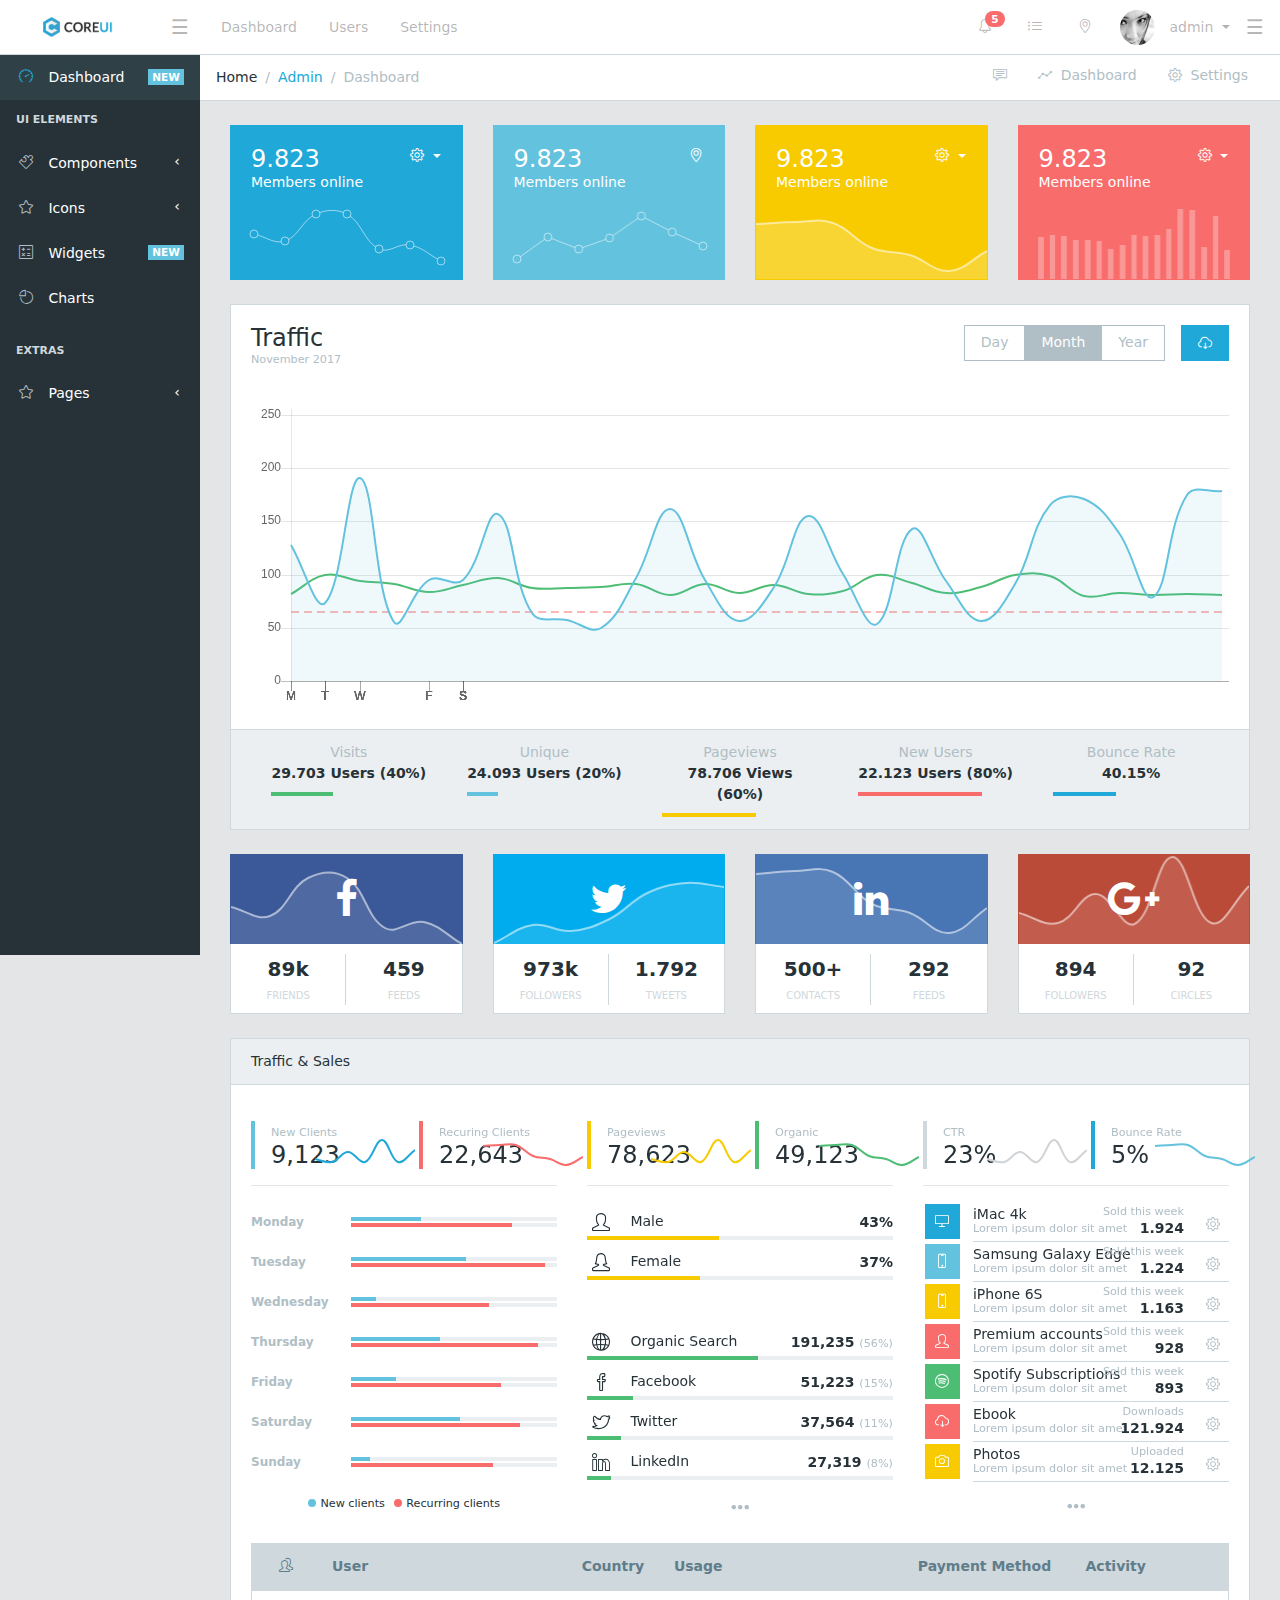
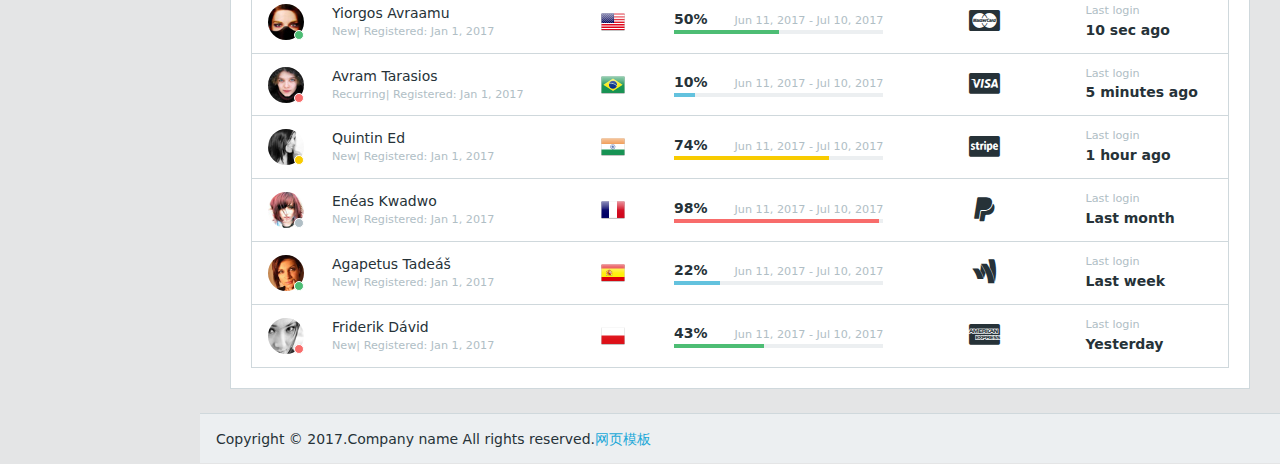
<file: html模版/COREUI/index.html>
<!DOCTYPE html>
<html lang="en">

<head>

    <meta charset="utf-8">
    <meta http-equiv="X-UA-Compatible" content="IE=edge">
    <meta name="viewport" content="width=device-width, initial-scale=1, shrink-to-fit=no">
    <meta name="description" content="">
    <meta name="author" content="">
    <meta name="keyword" content="">
    <link rel="shortcut icon" href="img/favicon.png">

    <title>Home</title>

    <!-- Icons -->
    <link href="css/font-awesome.min.css" rel="stylesheet">
    <link href="css/simple-line-icons.css" rel="stylesheet">

    <!-- Main styles for this application -->
    <link href="css/style.css" rel="stylesheet">

</head>



<body class="app header-fixed sidebar-fixed aside-menu-fixed aside-menu-hidden">
    <header class="app-header navbar">
        <button class="navbar-toggler mobile-sidebar-toggler hidden-lg-up" type="button">☰</button>
        <a class="navbar-brand" href="#"></a>
        <ul class="nav navbar-nav hidden-md-down">
            <li class="nav-item">
                <a class="nav-link navbar-toggler sidebar-toggler" href="#">☰</a>
            </li>

            <li class="nav-item px-1">
                <a class="nav-link" href="#">Dashboard</a>
            </li>
            <li class="nav-item px-1">
                <a class="nav-link" href="#">Users</a>
            </li>
            <li class="nav-item px-1">
                <a class="nav-link" href="#">Settings</a>
            </li>
        </ul>
        <ul class="nav navbar-nav ml-auto">
            <li class="nav-item hidden-md-down">
                <a class="nav-link" href="#"><i class="icon-bell"></i><span class="badge badge-pill badge-danger">5</span></a>
            </li>
            <li class="nav-item hidden-md-down">
                <a class="nav-link" href="#"><i class="icon-list"></i></a>
            </li>
            <li class="nav-item hidden-md-down">
                <a class="nav-link" href="#"><i class="icon-location-pin"></i></a>
            </li>
            <li class="nav-item dropdown">
                <a class="nav-link dropdown-toggle nav-link" data-toggle="dropdown" href="#" role="button" aria-haspopup="true" aria-expanded="false">
                    <img src="img/avatars/6.jpg" class="img-avatar" alt="admin@bootstrapmaster.com">
                    <span class="hidden-md-down">admin</span>
                </a>
                <div class="dropdown-menu dropdown-menu-right">

                    <div class="dropdown-header text-center">
                        <strong>Account</strong>
                    </div>

                    <a class="dropdown-item" href="#"><i class="fa fa-bell-o"></i> Updates<span class="badge badge-info">42</span></a>
                    <a class="dropdown-item" href="#"><i class="fa fa-envelope-o"></i> Messages<span class="badge badge-success">42</span></a>
                    <a class="dropdown-item" href="#"><i class="fa fa-tasks"></i> Tasks<span class="badge badge-danger">42</span></a>
                    <a class="dropdown-item" href="#"><i class="fa fa-comments"></i> Comments<span class="badge badge-warning">42</span></a>

                    <div class="dropdown-header text-center">
                        <strong>Settings</strong>
                    </div>

                    <a class="dropdown-item" href="#"><i class="fa fa-user"></i> Profile</a>
                    <a class="dropdown-item" href="#"><i class="fa fa-wrench"></i> Settings</a>
                    <a class="dropdown-item" href="#"><i class="fa fa-usd"></i> Payments<span class="badge badge-default">42</span></a>
                    <a class="dropdown-item" href="#"><i class="fa fa-file"></i> Projects<span class="badge badge-primary">42</span></a>
                    <div class="divider"></div>
                    <a class="dropdown-item" href="#"><i class="fa fa-shield"></i> Lock Account</a>
                    <a class="dropdown-item" href="#"><i class="fa fa-lock"></i> Logout</a>
                </div>
            </li>
            <li class="nav-item hidden-md-down">
                <a class="nav-link navbar-toggler aside-menu-toggler" href="#">☰</a>
            </li>

        </ul>
    </header>

    <div class="app-body">
        <div class="sidebar">
            <nav class="sidebar-nav">
                <ul class="nav">
                    <li class="nav-item">
                        <a class="nav-link" href="index.html"><i class="icon-speedometer"></i> Dashboard <span class="badge badge-info">NEW</span></a>
                    </li>

                    <li class="nav-title">
                        UI Elements
                    </li>
                    <li class="nav-item nav-dropdown">
                        <a class="nav-link nav-dropdown-toggle" href="#"><i class="icon-puzzle"></i> Components</a>
                        <ul class="nav-dropdown-items">
                            <li class="nav-item">
                                <a class="nav-link" href="components-buttons.html"><i class="icon-puzzle"></i> Buttons</a>
                            </li>
                            <li class="nav-item">
                                <a class="nav-link" href="components-social-buttons.html"><i class="icon-puzzle"></i> Social Buttons</a>
                            </li>
                            <li class="nav-item">
                                <a class="nav-link" href="components-cards.html"><i class="icon-puzzle"></i> Cards</a>
                            </li>
                            <li class="nav-item">
                                <a class="nav-link" href="components-forms.html"><i class="icon-puzzle"></i> Forms</a>
                            </li>
                            <li class="nav-item">
                                <a class="nav-link" href="components-modals.html"><i class="icon-puzzle"></i> Modals</a>
                            </li>
                            <li class="nav-item">
                                <a class="nav-link" href="components-switches.html"><i class="icon-puzzle"></i> Switches</a>
                            </li>
                            <li class="nav-item">
                                <a class="nav-link" href="components-tables.html"><i class="icon-puzzle"></i> Tables</a>
                            </li>
                            <li class="nav-item">
                                <a class="nav-link" href="components-tabs.html"><i class="icon-puzzle"></i> Tabs</a>
                            </li>
                        </ul>
                    </li>
                    <li class="nav-item nav-dropdown">
                        <a class="nav-link nav-dropdown-toggle" href="#"><i class="icon-star"></i> Icons</a>
                        <ul class="nav-dropdown-items">
                            <li class="nav-item">
                                <a class="nav-link" href="icons-font-awesome.html"><i class="icon-star"></i> Font Awesome</a>
                            </li>
                            <li class="nav-item">
                                <a class="nav-link" href="icons-simple-line-icons.html"><i class="icon-star"></i> Simple Line Icons</a>
                            </li>
                        </ul>
                    </li>
                    <li class="nav-item">
                        <a class="nav-link" href="widgets.html"><i class="icon-calculator"></i> Widgets <span class="badge badge-info">NEW</span></a>
                    </li>
                    <li class="nav-item">
                        <a class="nav-link" href="charts.html"><i class="icon-pie-chart"></i> Charts</a>
                    </li>
                    <li class="divider"></li>
                    <li class="nav-title">
                        Extras
                    </li>
                    <li class="nav-item nav-dropdown">
                        <a class="nav-link nav-dropdown-toggle" href="#"><i class="icon-star"></i> Pages</a>
                        <ul class="nav-dropdown-items">
                            <li class="nav-item">
                                <a class="nav-link" href="pages-login.html" target="_top"><i class="icon-star"></i> Login</a>
                            </li>
                            <li class="nav-item">
                                <a class="nav-link" href="pages-register.html" target="_top"><i class="icon-star"></i> Register</a>
                            </li>
                            <li class="nav-item">
                                <a class="nav-link" href="pages-404.html" target="_top"><i class="icon-star"></i> Error 404</a>
                            </li>
                            <li class="nav-item">
                                <a class="nav-link" href="pages-500.html" target="_top"><i class="icon-star"></i> Error 500</a>
                            </li>
                        </ul>
                    </li>

                </ul>
            </nav>
        </div>

        <!-- Main content -->
        <main class="main">

            <!-- Breadcrumb -->
            <ol class="breadcrumb">
                <li class="breadcrumb-item">Home</li>
                <li class="breadcrumb-item"><a href="#">Admin</a>
                </li>
                <li class="breadcrumb-item active">Dashboard</li>

                <!-- Breadcrumb Menu-->
                <li class="breadcrumb-menu hidden-md-down">
                    <div class="btn-group" role="group" aria-label="Button group with nested dropdown">
                        <a class="btn btn-secondary" href="#"><i class="icon-speech"></i></a>
                        <a class="btn btn-secondary" href="./"><i class="icon-graph"></i> &nbsp;Dashboard</a>
                        <a class="btn btn-secondary" href="#"><i class="icon-settings"></i> &nbsp;Settings</a>
                    </div>
                </li>
            </ol>


            <div class="container-fluid">





                <div class="animated fadeIn">
                    <div class="row">
                        <div class="col-sm-6 col-lg-3">
                            <div class="card card-inverse card-primary">
                                <div class="card-block pb-0">
                                    <div class="btn-group float-right">
                                        <button type="button" class="btn btn-transparent active dropdown-toggle p-0" data-toggle="dropdown" aria-haspopup="true" aria-expanded="false">
                                            <i class="icon-settings"></i>
                                        </button>
                                        <div class="dropdown-menu dropdown-menu-right">
                                            <a class="dropdown-item" href="#">Action</a>
                                            <a class="dropdown-item" href="#">Another action</a>
                                            <a class="dropdown-item" href="#">Something else here</a>
                                        </div>
                                    </div>
                                    <h4 class="mb-0">9.823</h4>
                                    <p>Members online</p>
                                </div>
                                <div class="chart-wrapper px-1" style="height:70px;">
                                    <canvas id="card-chart1" class="chart" height="70"></canvas>
                                </div>
                            </div>
                        </div>
                        <!--/.col-->

                        <div class="col-sm-6 col-lg-3">
                            <div class="card card-inverse card-info">
                                <div class="card-block pb-0">
                                    <button type="button" class="btn btn-transparent active p-0 float-right">
                                        <i class="icon-location-pin"></i>
                                    </button>
                                    <h4 class="mb-0">9.823</h4>
                                    <p>Members online</p>
                                </div>
                                <div class="chart-wrapper px-1" style="height:70px;">
                                    <canvas id="card-chart2" class="chart" height="70"></canvas>
                                </div>
                            </div>
                        </div>
                        <!--/.col-->

                        <div class="col-sm-6 col-lg-3">
                            <div class="card card-inverse card-warning">
                                <div class="card-block pb-0">
                                    <div class="btn-group float-right">
                                        <button type="button" class="btn btn-transparent active dropdown-toggle p-0" data-toggle="dropdown" aria-haspopup="true" aria-expanded="false">
                                            <i class="icon-settings"></i>
                                        </button>
                                        <div class="dropdown-menu dropdown-menu-right">
                                            <a class="dropdown-item" href="#">Action</a>
                                            <a class="dropdown-item" href="#">Another action</a>
                                            <a class="dropdown-item" href="#">Something else here</a>
                                        </div>
                                    </div>
                                    <h4 class="mb-0">9.823</h4>
                                    <p>Members online</p>
                                </div>
                                <div class="chart-wrapper" style="height:70px;">
                                    <canvas id="card-chart3" class="chart" height="70"></canvas>
                                </div>
                            </div>
                        </div>
                        <!--/.col-->

                        <div class="col-sm-6 col-lg-3">
                            <div class="card card-inverse card-danger">
                                <div class="card-block pb-0">
                                    <div class="btn-group float-right">
                                        <button type="button" class="btn btn-transparent active dropdown-toggle p-0" data-toggle="dropdown" aria-haspopup="true" aria-expanded="false">
                                            <i class="icon-settings"></i>
                                        </button>
                                        <div class="dropdown-menu dropdown-menu-right">
                                            <a class="dropdown-item" href="#">Action</a>
                                            <a class="dropdown-item" href="#">Another action</a>
                                            <a class="dropdown-item" href="#">Something else here</a>
                                        </div>
                                    </div>
                                    <h4 class="mb-0">9.823</h4>
                                    <p>Members online</p>
                                </div>
                                <div class="chart-wrapper px-1" style="height:70px;">
                                    <canvas id="card-chart4" class="chart" height="70"></canvas>
                                </div>
                            </div>
                        </div>
                        <!--/.col-->
                    </div>
                    <!--/.row-->

                    <div class="card">
                        <div class="card-block">
                            <div class="row">
                                <div class="col-sm-5">
                                    <h4 class="card-title mb-0">Traffic</h4>
                                    <div class="small text-muted">November 2017</div>
                                </div>
                                <!--/.col-->
                                <div class="col-sm-7 hidden-sm-down">
                                    <button type="button" class="btn btn-primary float-right"><i class="icon-cloud-download"></i>
                                    </button>
                                    <div class="btn-toolbar float-right" role="toolbar" aria-label="Toolbar with button groups">
                                        <div class="btn-group mr-1" data-toggle="buttons" aria-label="First group">
                                            <label class="btn btn-outline-secondary">
                                                <input type="radio" name="options" id="option1">Day
                                            </label>
                                            <label class="btn btn-outline-secondary active">
                                                <input type="radio" name="options" id="option2" checked="">Month
                                            </label>
                                            <label class="btn btn-outline-secondary">
                                                <input type="radio" name="options" id="option3">Year
                                            </label>
                                        </div>
                                    </div>
                                </div>
                                <!--/.col-->
                            </div>
                            <!--/.row-->
                            <div class="chart-wrapper" style="height:300px;margin-top:40px;">
                                <canvas id="main-chart" class="chart" height="300"></canvas>
                            </div>
                        </div>
                        <div class="card-footer">
                            <ul>
                                <li>
                                    <div class="text-muted">Visits</div>
                                    <strong>29.703 Users (40%)</strong>
                                    <div class="progress progress-xs mt-h">
                                        <div class="progress-bar bg-success" role="progressbar" style="width: 40%" aria-valuenow="40" aria-valuemin="0" aria-valuemax="100"></div>
                                    </div>
                                </li>
                                <li class="hidden-sm-down">
                                    <div class="text-muted">Unique</div>
                                    <strong>24.093 Users (20%)</strong>
                                    <div class="progress progress-xs mt-h">
                                        <div class="progress-bar bg-info" role="progressbar" style="width: 20%" aria-valuenow="20" aria-valuemin="0" aria-valuemax="100"></div>
                                    </div>
                                </li>
                                <li>
                                    <div class="text-muted">Pageviews</div>
                                    <strong>78.706 Views (60%)</strong>
                                    <div class="progress progress-xs mt-h">
                                        <div class="progress-bar bg-warning" role="progressbar" style="width: 60%" aria-valuenow="60" aria-valuemin="0" aria-valuemax="100"></div>
                                    </div>
                                </li>
                                <li class="hidden-sm-down">
                                    <div class="text-muted">New Users</div>
                                    <strong>22.123 Users (80%)</strong>
                                    <div class="progress progress-xs mt-h">
                                        <div class="progress-bar bg-danger" role="progressbar" style="width: 80%" aria-valuenow="80" aria-valuemin="0" aria-valuemax="100"></div>
                                    </div>
                                </li>
                                <li class="hidden-sm-down">
                                    <div class="text-muted">Bounce Rate</div>
                                    <strong>40.15%</strong>
                                    <div class="progress progress-xs mt-h">
                                        <div class="progress-bar" role="progressbar" style="width: 40%" aria-valuenow="40" aria-valuemin="0" aria-valuemax="100"></div>
                                    </div>
                                </li>
                            </ul>
                        </div>
                    </div>
                    <!--/.card-->

                    <div class="row">
                        <div class="col-sm-6 col-lg-3">
                            <div class="social-box facebook">
                                <i class="fa fa-facebook"></i>
                                <div class="chart-wrapper">
                                    <canvas id="social-box-chart-1" height="90"></canvas>
                                </div>
                                <ul>
                                    <li>
                                        <strong>89k</strong>
                                        <span>friends</span>
                                    </li>
                                    <li>
                                        <strong>459</strong>
                                        <span>feeds</span>
                                    </li>
                                </ul>
                            </div>
                            <!--/.social-box-->
                        </div>
                        <!--/.col-->

                        <div class="col-sm-6 col-lg-3">
                            <div class="social-box twitter">
                                <i class="fa fa-twitter"></i>
                                <div class="chart-wrapper">
                                    <canvas id="social-box-chart-2" height="90"></canvas>
                                </div>
                                <ul>
                                    <li>
                                        <strong>973k</strong>
                                        <span>followers</span>
                                    </li>
                                    <li>
                                        <strong>1.792</strong>
                                        <span>tweets</span>
                                    </li>
                                </ul>
                            </div>
                            <!--/.social-box-->
                        </div>
                        <!--/.col-->

                        <div class="col-sm-6 col-lg-3">

                            <div class="social-box linkedin">
                                <i class="fa fa-linkedin"></i>
                                <div class="chart-wrapper">
                                    <canvas id="social-box-chart-3" height="90"></canvas>
                                </div>
                                <ul>
                                    <li>
                                        <strong>500+</strong>
                                        <span>contacts</span>
                                    </li>
                                    <li>
                                        <strong>292</strong>
                                        <span>feeds</span>
                                    </li>
                                </ul>
                            </div>
                            <!--/.social-box-->
                        </div>
                        <!--/.col-->

                        <div class="col-sm-6 col-lg-3">
                            <div class="social-box google-plus">
                                <i class="fa fa-google-plus"></i>
                                <div class="chart-wrapper">
                                    <canvas id="social-box-chart-4" height="90"></canvas>
                                </div>
                                <ul>
                                    <li>
                                        <strong>894</strong>
                                        <span>followers</span>
                                    </li>
                                    <li>
                                        <strong>92</strong>
                                        <span>circles</span>
                                    </li>
                                </ul>
                            </div>
                            <!--/.social-box-->
                        </div>
                        <!--/.col-->
                    </div>
                    <!--/.row-->

                    <div class="row">
                        <div class="col-md-12">
                            <div class="card">
                                <div class="card-header">
                                    Traffic &amp; Sales
                                </div>
                                <div class="card-block">
                                    <div class="row">
                                        <div class="col-sm-12 col-lg-4">
                                            <div class="row">
                                                <div class="col-sm-6">
                                                    <div class="callout callout-info">
                                                        <small class="text-muted">New Clients</small>
                                                        <br>
                                                        <strong class="h4">9,123</strong>
                                                        <div class="chart-wrapper">
                                                            <canvas id="sparkline-chart-1" width="100" height="30"></canvas>
                                                        </div>
                                                    </div>
                                                </div>
                                                <!--/.col-->
                                                <div class="col-sm-6">
                                                    <div class="callout callout-danger">
                                                        <small class="text-muted">Recuring Clients</small>
                                                        <br>
                                                        <strong class="h4">22,643</strong>
                                                        <div class="chart-wrapper">
                                                            <canvas id="sparkline-chart-2" width="100" height="30"></canvas>
                                                        </div>
                                                    </div>
                                                </div>
                                                <!--/.col-->
                                            </div>
                                            <!--/.row-->
                                            <hr class="mt-0">
                                            <ul class="horizontal-bars">
                                                <li>
                                                    <div class="title">
                                                        Monday
                                                    </div>
                                                    <div class="bars">
                                                        <div class="progress progress-xs">
                                                            <div class="progress-bar bg-info" role="progressbar" style="width: 34%" aria-valuenow="34" aria-valuemin="0" aria-valuemax="100"></div>
                                                        </div>
                                                        <div class="progress progress-xs">
                                                            <div class="progress-bar bg-danger" role="progressbar" style="width: 78%" aria-valuenow="78" aria-valuemin="0" aria-valuemax="100"></div>
                                                        </div>
                                                    </div>
                                                </li>
                                                <li>
                                                    <div class="title">
                                                        Tuesday
                                                    </div>
                                                    <div class="bars">
                                                        <div class="progress progress-xs">
                                                            <div class="progress-bar bg-info" role="progressbar" style="width: 56%" aria-valuenow="56" aria-valuemin="0" aria-valuemax="100"></div>
                                                        </div>
                                                        <div class="progress progress-xs">
                                                            <div class="progress-bar bg-danger" role="progressbar" style="width: 94%" aria-valuenow="94" aria-valuemin="0" aria-valuemax="100"></div>
                                                        </div>
                                                    </div>
                                                </li>
                                                <li>
                                                    <div class="title">
                                                        Wednesday
                                                    </div>
                                                    <div class="bars">
                                                        <div class="progress progress-xs">
                                                            <div class="progress-bar bg-info" role="progressbar" style="width: 12%" aria-valuenow="12" aria-valuemin="0" aria-valuemax="100"></div>
                                                        </div>
                                                        <div class="progress progress-xs">
                                                            <div class="progress-bar bg-danger" role="progressbar" style="width: 67%" aria-valuenow="67" aria-valuemin="0" aria-valuemax="100"></div>
                                                        </div>
                                                    </div>
                                                </li>
                                                <li>
                                                    <div class="title">
                                                        Thursday
                                                    </div>
                                                    <div class="bars">
                                                        <div class="progress progress-xs">
                                                            <div class="progress-bar bg-info" role="progressbar" style="width: 43%" aria-valuenow="43" aria-valuemin="0" aria-valuemax="100"></div>
                                                        </div>
                                                        <div class="progress progress-xs">
                                                            <div class="progress-bar bg-danger" role="progressbar" style="width: 91%" aria-valuenow="91" aria-valuemin="0" aria-valuemax="100"></div>
                                                        </div>
                                                    </div>
                                                </li>
                                                <li>
                                                    <div class="title">
                                                        Friday
                                                    </div>
                                                    <div class="bars">
                                                        <div class="progress progress-xs">
                                                            <div class="progress-bar bg-info" role="progressbar" style="width: 22%" aria-valuenow="22" aria-valuemin="0" aria-valuemax="100"></div>
                                                        </div>
                                                        <div class="progress progress-xs">
                                                            <div class="progress-bar bg-danger" role="progressbar" style="width: 73%" aria-valuenow="73" aria-valuemin="0" aria-valuemax="100"></div>
                                                        </div>
                                                    </div>
                                                </li>
                                                <li>
                                                    <div class="title">
                                                        Saturday
                                                    </div>
                                                    <div class="bars">
                                                        <div class="progress progress-xs">
                                                            <div class="progress-bar bg-info" role="progressbar" style="width: 53%" aria-valuenow="53" aria-valuemin="0" aria-valuemax="100"></div>
                                                        </div>
                                                        <div class="progress progress-xs">
                                                            <div class="progress-bar bg-danger" role="progressbar" style="width: 82%" aria-valuenow="82" aria-valuemin="0" aria-valuemax="100"></div>
                                                        </div>
                                                    </div>
                                                </li>
                                                <li>
                                                    <div class="title">
                                                        Sunday
                                                    </div>
                                                    <div class="bars">
                                                        <div class="progress progress-xs">
                                                            <div class="progress-bar bg-info" role="progressbar" style="width: 9%" aria-valuenow="9" aria-valuemin="0" aria-valuemax="100"></div>
                                                        </div>
                                                        <div class="progress progress-xs">
                                                            <div class="progress-bar bg-danger" role="progressbar" style="width: 69%" aria-valuenow="69" aria-valuemin="0" aria-valuemax="100"></div>
                                                        </div>
                                                    </div>
                                                </li>
                                                <li class="legend">
                                                    <span class="badge badge-pill badge-info"></span>
                                                    <small>New clients</small>&nbsp;
                                                    <span class="badge badge-pill badge-danger"></span>
                                                    <small>Recurring clients</small>
                                                </li>
                                            </ul>
                                        </div>
                                        <!--/.col-->
                                        <div class="col-sm-6 col-lg-4">
                                            <div class="row">
                                                <div class="col-sm-6">
                                                    <div class="callout callout-warning">
                                                        <small class="text-muted">Pageviews</small>
                                                        <br>
                                                        <strong class="h4">78,623</strong>
                                                        <div class="chart-wrapper">
                                                            <canvas id="sparkline-chart-3" width="100" height="30"></canvas>
                                                        </div>
                                                    </div>
                                                </div>
                                                <!--/.col-->
                                                <div class="col-sm-6">
                                                    <div class="callout callout-success">
                                                        <small class="text-muted">Organic</small>
                                                        <br>
                                                        <strong class="h4">49,123</strong>
                                                        <div class="chart-wrapper">
                                                            <canvas id="sparkline-chart-4" width="100" height="30"></canvas>
                                                        </div>
                                                    </div>
                                                </div>
                                                <!--/.col-->
                                            </div>
                                            <!--/.row-->
                                            <hr class="mt-0">
                                            <ul class="horizontal-bars type-2">
                                                <li>
                                                    <i class="icon-user"></i>
                                                    <span class="title">Male</span>
                                                    <span class="value">43%</span>
                                                    <div class="bars">
                                                        <div class="progress progress-xs">
                                                            <div class="progress-bar bg-warning" role="progressbar" style="width: 43%" aria-valuenow="43" aria-valuemin="0" aria-valuemax="100"></div>
                                                        </div>
                                                    </div>
                                                </li>
                                                <li>
                                                    <i class="icon-user-female"></i>
                                                    <span class="title">Female</span>
                                                    <span class="value">37%</span>
                                                    <div class="bars">
                                                        <div class="progress progress-xs">
                                                            <div class="progress-bar bg-warning" role="progressbar" style="width: 37%" aria-valuenow="37" aria-valuemin="0" aria-valuemax="100"></div>
                                                        </div>
                                                    </div>
                                                </li>
                                                <li class="divider"></li>
                                                <li>
                                                    <i class="icon-globe"></i>
                                                    <span class="title">Organic Search</span>
                                                    <span class="value">191,235
                                                        <span class="text-muted small">(56%)</span>
                                                    </span>
                                                    <div class="bars">
                                                        <div class="progress progress-xs">
                                                            <div class="progress-bar bg-success" role="progressbar" style="width: 56%" aria-valuenow="56" aria-valuemin="0" aria-valuemax="100"></div>
                                                        </div>
                                                    </div>
                                                </li>
                                                <li>
                                                    <i class="icon-social-facebook"></i>
                                                    <span class="title">Facebook</span>
                                                    <span class="value">51,223
                                                        <span class="text-muted small">(15%)</span>
                                                    </span>
                                                    <div class="bars">
                                                        <div class="progress progress-xs">
                                                            <div class="progress-bar bg-success" role="progressbar" style="width: 15%" aria-valuenow="15" aria-valuemin="0" aria-valuemax="100"></div>
                                                        </div>
                                                    </div>
                                                </li>
                                                <li>
                                                    <i class="icon-social-twitter"></i>
                                                    <span class="title">Twitter</span>
                                                    <span class="value">37,564
                                                        <span class="text-muted small">(11%)</span>
                                                    </span>
                                                    <div class="bars">
                                                        <div class="progress progress-xs">
                                                            <div class="progress-bar bg-success" role="progressbar" style="width: 11%" aria-valuenow="11" aria-valuemin="0" aria-valuemax="100"></div>
                                                        </div>
                                                    </div>
                                                </li>
                                                <li>
                                                    <i class="icon-social-linkedin"></i>
                                                    <span class="title">LinkedIn</span>
                                                    <span class="value">27,319
                                                        <span class="text-muted small">(8%)</span>
                                                    </span>
                                                    <div class="bars">
                                                        <div class="progress progress-xs">
                                                            <div class="progress-bar bg-success" role="progressbar" style="width: 8%" aria-valuenow="8" aria-valuemin="0" aria-valuemax="100"></div>
                                                        </div>
                                                    </div>
                                                </li>
                                                <li class="divider text-center">
                                                    <button type="button" class="btn btn-sm btn-link text-muted" data-toggle="tooltip" data-placement="top" title="" data-original-title="show more"><i class="icon-options"></i>
                                                    </button>
                                                </li>
                                            </ul>
                                        </div>
                                        <!--/.col-->
                                        <div class="col-sm-6 col-lg-4">
                                            <div class="row">
                                                <div class="col-sm-6">
                                                    <div class="callout">
                                                        <small class="text-muted">CTR</small>
                                                        <br>
                                                        <strong class="h4">23%</strong>
                                                        <div class="chart-wrapper">
                                                            <canvas id="sparkline-chart-5" width="100" height="30"></canvas>
                                                        </div>
                                                    </div>
                                                </div>
                                                <!--/.col-->
                                                <div class="col-sm-6">
                                                    <div class="callout callout-primary">
                                                        <small class="text-muted">Bounce Rate</small>
                                                        <br>
                                                        <strong class="h4">5%</strong>
                                                        <div class="chart-wrapper">
                                                            <canvas id="sparkline-chart-6" width="100" height="30"></canvas>
                                                        </div>
                                                    </div>
                                                </div>
                                                <!--/.col-->
                                            </div>
                                            <!--/.row-->
                                            <hr class="mt-0">
                                            <ul class="icons-list">
                                                <li>
                                                    <i class="icon-screen-desktop bg-primary"></i>
                                                    <div class="desc">
                                                        <div class="title">iMac 4k</div>
                                                        <small>Lorem ipsum dolor sit amet</small>
                                                    </div>
                                                    <div class="value">
                                                        <div class="small text-muted">Sold this week</div>
                                                        <strong>1.924</strong>
                                                    </div>
                                                    <div class="actions">
                                                        <button type="button" class="btn btn-link text-muted"><i class="icon-settings"></i>
                                                        </button>
                                                    </div>
                                                </li>
                                                <li>
                                                    <i class="icon-screen-smartphone bg-info"></i>
                                                    <div class="desc">
                                                        <div class="title">Samsung Galaxy Edge</div>
                                                        <small>Lorem ipsum dolor sit amet</small>
                                                    </div>
                                                    <div class="value">
                                                        <div class="small text-muted">Sold this week</div>
                                                        <strong>1.224</strong>
                                                    </div>
                                                    <div class="actions">
                                                        <button type="button" class="btn btn-link text-muted"><i class="icon-settings"></i>
                                                        </button>
                                                    </div>
                                                </li>
                                                <li>
                                                    <i class="icon-screen-smartphone bg-warning"></i>
                                                    <div class="desc">
                                                        <div class="title">iPhone 6S</div>
                                                        <small>Lorem ipsum dolor sit amet</small>
                                                    </div>
                                                    <div class="value">
                                                        <div class="small text-muted">Sold this week</div>
                                                        <strong>1.163</strong>
                                                    </div>
                                                    <div class="actions">
                                                        <button type="button" class="btn btn-link text-muted"><i class="icon-settings"></i>
                                                        </button>
                                                    </div>
                                                </li>
                                                <li>
                                                    <i class="icon-user bg-danger"></i>
                                                    <div class="desc">
                                                        <div class="title">Premium accounts</div>
                                                        <small>Lorem ipsum dolor sit amet</small>
                                                    </div>
                                                    <div class="value">
                                                        <div class="small text-muted">Sold this week</div>
                                                        <strong>928</strong>
                                                    </div>
                                                    <div class="actions">
                                                        <button type="button" class="btn btn-link text-muted"><i class="icon-settings"></i>
                                                        </button>
                                                    </div>
                                                </li>
                                                <li>
                                                    <i class="icon-social-spotify bg-success"></i>
                                                    <div class="desc">
                                                        <div class="title">Spotify Subscriptions</div>
                                                        <small>Lorem ipsum dolor sit amet</small>
                                                    </div>
                                                    <div class="value">
                                                        <div class="small text-muted">Sold this week</div>
                                                        <strong>893</strong>
                                                    </div>
                                                    <div class="actions">
                                                        <button type="button" class="btn btn-link text-muted"><i class="icon-settings"></i>
                                                        </button>
                                                    </div>
                                                </li>
                                                <li>
                                                    <i class="icon-cloud-download bg-danger"></i>
                                                    <div class="desc">
                                                        <div class="title">Ebook</div>
                                                        <small>Lorem ipsum dolor sit amet</small>
                                                    </div>
                                                    <div class="value">
                                                        <div class="small text-muted">Downloads</div>
                                                        <strong>121.924</strong>
                                                    </div>
                                                    <div class="actions">
                                                        <button type="button" class="btn btn-link text-muted"><i class="icon-settings"></i>
                                                        </button>
                                                    </div>
                                                </li>
                                                <li>
                                                    <i class="icon-camera bg-warning"></i>
                                                    <div class="desc">
                                                        <div class="title">Photos</div>
                                                        <small>Lorem ipsum dolor sit amet</small>
                                                    </div>
                                                    <div class="value">
                                                        <div class="small text-muted">Uploaded</div>
                                                        <strong>12.125</strong>
                                                    </div>
                                                    <div class="actions">
                                                        <button type="button" class="btn btn-link text-muted"><i class="icon-settings"></i>
                                                        </button>
                                                    </div>
                                                </li>
                                                <li class="divider text-center">
                                                    <button type="button" class="btn btn-sm btn-link text-muted" data-toggle="tooltip" data-placement="top" title="show more"><i class="icon-options"></i>
                                                    </button>
                                                </li>
                                            </ul>
                                        </div>
                                        <!--/.col-->
                                    </div>
                                    <!--/.row-->
                                    <br>
                                    <table class="table table-hover table-outline mb-0 hidden-sm-down">
                                        <thead class="thead-default">
                                            <tr>
                                                <th class="text-center"><i class="icon-people"></i>
                                                </th>
                                                <th>User</th>
                                                <th class="text-center">Country</th>
                                                <th>Usage</th>
                                                <th class="text-center">Payment Method</th>
                                                <th>Activity</th>
                                            </tr>
                                        </thead>
                                        <tbody>
                                            <tr>
                                                <td class="text-center">
                                                    <div class="avatar">
                                                        <img src="img/avatars/1.jpg" class="img-avatar" alt="admin@bootstrapmaster.com">
                                                        <span class="avatar-status badge-success"></span>
                                                    </div>
                                                </td>
                                                <td>
                                                    <div>Yiorgos Avraamu</div>
                                                    <div class="small text-muted">
                                                        <span>New</span>| Registered: Jan 1, 2017
                                                    </div>
                                                </td>
                                                <td class="text-center">
                                                    <img src="img/flags/USA.png" alt="USA" style="height:24px;">
                                                </td>
                                                <td>
                                                    <div class="clearfix">
                                                        <div class="float-left">
                                                            <strong>50%</strong>
                                                        </div>
                                                        <div class="float-right">
                                                            <small class="text-muted">Jun 11, 2017 - Jul 10, 2017</small>
                                                        </div>
                                                    </div>
                                                    <div class="progress progress-xs">
                                                        <div class="progress-bar bg-success" role="progressbar" style="width: 50%" aria-valuenow="50" aria-valuemin="0" aria-valuemax="100"></div>
                                                    </div>
                                                </td>
                                                <td class="text-center">
                                                    <i class="fa fa-cc-mastercard" style="font-size:24px"></i>
                                                </td>
                                                <td>
                                                    <div class="small text-muted">Last login</div>
                                                    <strong>10 sec ago</strong>
                                                </td>
                                            </tr>
                                            <tr>
                                                <td class="text-center">
                                                    <div class="avatar">
                                                        <img src="img/avatars/2.jpg" class="img-avatar" alt="admin@bootstrapmaster.com">
                                                        <span class="avatar-status badge-danger"></span>
                                                    </div>
                                                </td>
                                                <td>
                                                    <div>Avram Tarasios</div>
                                                    <div class="small text-muted">

                                                        <span>Recurring</span>| Registered: Jan 1, 2017
                                                    </div>
                                                </td>
                                                <td class="text-center">
                                                    <img src="img/flags/Brazil.png" alt="Brazil" style="height:24px;">
                                                </td>
                                                <td>
                                                    <div class="clearfix">
                                                        <div class="float-left">
                                                            <strong>10%</strong>
                                                        </div>
                                                        <div class="float-right">
                                                            <small class="text-muted">Jun 11, 2017 - Jul 10, 2017</small>
                                                        </div>
                                                    </div>
                                                    <div class="progress progress-xs">
                                                        <div class="progress-bar bg-info" role="progressbar" style="width: 10%" aria-valuenow="10" aria-valuemin="0" aria-valuemax="100"></div>
                                                    </div>
                                                </td>
                                                <td class="text-center">
                                                    <i class="fa fa-cc-visa" style="font-size:24px"></i>
                                                </td>
                                                <td>
                                                    <div class="small text-muted">Last login</div>
                                                    <strong>5 minutes ago</strong>
                                                </td>
                                            </tr>
                                            <tr>
                                                <td class="text-center">
                                                    <div class="avatar">
                                                        <img src="img/avatars/3.jpg" class="img-avatar" alt="admin@bootstrapmaster.com">
                                                        <span class="avatar-status badge-warning"></span>
                                                    </div>
                                                </td>
                                                <td>
                                                    <div>Quintin Ed</div>
                                                    <div class="small text-muted">
                                                        <span>New</span>| Registered: Jan 1, 2017
                                                    </div>
                                                </td>
                                                <td class="text-center">
                                                    <img src="img/flags/India.png" alt="India" style="height:24px;">
                                                </td>
                                                <td>
                                                    <div class="clearfix">
                                                        <div class="float-left">
                                                            <strong>74%</strong>
                                                        </div>
                                                        <div class="float-right">
                                                            <small class="text-muted">Jun 11, 2017 - Jul 10, 2017</small>
                                                        </div>
                                                    </div>
                                                    <div class="progress progress-xs">
                                                        <div class="progress-bar bg-warning" role="progressbar" style="width: 74%" aria-valuenow="74" aria-valuemin="0" aria-valuemax="100"></div>
                                                    </div>
                                                </td>
                                                <td class="text-center">
                                                    <i class="fa fa-cc-stripe" style="font-size:24px"></i>
                                                </td>
                                                <td>
                                                    <div class="small text-muted">Last login</div>
                                                    <strong>1 hour ago</strong>
                                                </td>
                                            </tr>
                                            <tr>
                                                <td class="text-center">
                                                    <div class="avatar">
                                                        <img src="img/avatars/4.jpg" class="img-avatar" alt="admin@bootstrapmaster.com">
                                                        <span class="avatar-status badge-default"></span>
                                                    </div>
                                                </td>
                                                <td>
                                                    <div>Enéas Kwadwo</div>
                                                    <div class="small text-muted">
                                                        <span>New</span>| Registered: Jan 1, 2017
                                                    </div>
                                                </td>
                                                <td class="text-center">
                                                    <img src="img/flags/France.png" alt="France" style="height:24px;">
                                                </td>
                                                <td>
                                                    <div class="clearfix">
                                                        <div class="float-left">
                                                            <strong>98%</strong>
                                                        </div>
                                                        <div class="float-right">
                                                            <small class="text-muted">Jun 11, 2017 - Jul 10, 2017</small>
                                                        </div>
                                                    </div>
                                                    <div class="progress progress-xs">
                                                        <div class="progress-bar bg-danger" role="progressbar" style="width: 98%" aria-valuenow="98" aria-valuemin="0" aria-valuemax="100"></div>
                                                    </div>
                                                </td>
                                                <td class="text-center">
                                                    <i class="fa fa-paypal" style="font-size:24px"></i>
                                                </td>
                                                <td>
                                                    <div class="small text-muted">Last login</div>
                                                    <strong>Last month</strong>
                                                </td>
                                            </tr>
                                            <tr>
                                                <td class="text-center">
                                                    <div class="avatar">
                                                        <img src="img/avatars/5.jpg" class="img-avatar" alt="admin@bootstrapmaster.com">
                                                        <span class="avatar-status badge-success"></span>
                                                    </div>
                                                </td>
                                                <td>
                                                    <div>Agapetus Tadeáš</div>
                                                    <div class="small text-muted">
                                                        <span>New</span>| Registered: Jan 1, 2017
                                                    </div>
                                                </td>
                                                <td class="text-center">
                                                    <img src="img/flags/Spain.png" alt="Spain" style="height:24px;">
                                                </td>
                                                <td>
                                                    <div class="clearfix">
                                                        <div class="float-left">
                                                            <strong>22%</strong>
                                                        </div>
                                                        <div class="float-right">
                                                            <small class="text-muted">Jun 11, 2017 - Jul 10, 2017</small>
                                                        </div>
                                                    </div>
                                                    <div class="progress progress-xs">
                                                        <div class="progress-bar bg-info" role="progressbar" style="width: 22%" aria-valuenow="22" aria-valuemin="0" aria-valuemax="100"></div>
                                                    </div>
                                                </td>
                                                <td class="text-center">
                                                    <i class="fa fa-google-wallet" style="font-size:24px"></i>
                                                </td>
                                                <td>
                                                    <div class="small text-muted">Last login</div>
                                                    <strong>Last week</strong>
                                                </td>
                                            </tr>
                                            <tr>
                                                <td class="text-center">
                                                    <div class="avatar">
                                                        <img src="img/avatars/6.jpg" class="img-avatar" alt="admin@bootstrapmaster.com">
                                                        <span class="avatar-status badge-danger"></span>
                                                    </div>
                                                </td>
                                                <td>
                                                    <div>Friderik Dávid</div>
                                                    <div class="small text-muted">
                                                        <span>New</span>| Registered: Jan 1, 2017
                                                    </div>
                                                </td>
                                                <td class="text-center">
                                                    <img src="img/flags/Poland.png" alt="Poland" style="height:24px;">
                                                </td>
                                                <td>
                                                    <div class="clearfix">
                                                        <div class="float-left">
                                                            <strong>43%</strong>
                                                        </div>
                                                        <div class="float-right">
                                                            <small class="text-muted">Jun 11, 2017 - Jul 10, 2017</small>
                                                        </div>
                                                    </div>
                                                    <div class="progress progress-xs">
                                                        <div class="progress-bar bg-success" role="progressbar" style="width: 43%" aria-valuenow="43" aria-valuemin="0" aria-valuemax="100"></div>
                                                    </div>
                                                </td>
                                                <td class="text-center">
                                                    <i class="fa fa-cc-amex" style="font-size:24px"></i>
                                                </td>
                                                <td>
                                                    <div class="small text-muted">Last login</div>
                                                    <strong>Yesterday</strong>
                                                </td>
                                            </tr>
                                        </tbody>
                                    </table>
                                </div>
                            </div>
                        </div>
                        <!--/.col-->
                    </div>
                    <!--/.row-->
                </div>


            </div>
            <!-- /.conainer-fluid -->
        </main>

        <aside class="aside-menu">
            <ul class="nav nav-tabs" role="tablist">
                <li class="nav-item">
                    <a class="nav-link active" data-toggle="tab" href="#timeline" role="tab"><i class="icon-list"></i></a>
                </li>
                <li class="nav-item">
                    <a class="nav-link" data-toggle="tab" href="#messages" role="tab"><i class="icon-speech"></i></a>
                </li>
                <li class="nav-item">
                    <a class="nav-link" data-toggle="tab" href="#settings" role="tab"><i class="icon-settings"></i></a>
                </li>
            </ul>

            <!-- Tab panes -->
            <div class="tab-content">
                <div class="tab-pane active" id="timeline" role="tabpanel">
                    <div class="callout m-0 py-h text-muted text-center bg-faded text-uppercase">
                        <small><b>Today</b>
                        </small>
                    </div>
                    <hr class="transparent mx-1 my-0">
                    <div class="callout callout-warning m-0 py-1">
                        <div class="avatar float-right">
                            <img src="img/avatars/7.jpg" class="img-avatar" alt="admin@bootstrapmaster.com">
                        </div>
                        <div>Meeting with
                            <strong>Lucas</strong>
                        </div>
                        <small class="text-muted mr-1"><i class="icon-calendar"></i>&nbsp; 1 - 3pm</small>
                        <small class="text-muted"><i class="icon-location-pin"></i>&nbsp; Palo Alto, CA</small>
                    </div>
                    <hr class="mx-1 my-0">
                    <div class="callout callout-info m-0 py-1">
                        <div class="avatar float-right">
                            <img src="img/avatars/4.jpg" class="img-avatar" alt="admin@bootstrapmaster.com">
                        </div>
                        <div>Skype with
                            <strong>Megan</strong>
                        </div>
                        <small class="text-muted mr-1"><i class="icon-calendar"></i>&nbsp; 4 - 5pm</small>
                        <small class="text-muted"><i class="icon-social-skype"></i>&nbsp; On-line</small>
                    </div>
                    <hr class="transparent mx-1 my-0">
                    <div class="callout m-0 py-h text-muted text-center bg-faded text-uppercase">
                        <small><b>Tomorrow</b>
                        </small>
                    </div>
                    <hr class="transparent mx-1 my-0">
                    <div class="callout callout-danger m-0 py-1">
                        <div>New UI Project -
                            <strong>deadline</strong>
                        </div>
                        <small class="text-muted mr-1"><i class="icon-calendar"></i>&nbsp; 10 - 11pm</small>
                        <small class="text-muted"><i class="icon-home"></i>&nbsp; creativeLabs HQ</small>
                        <div class="avatars-stack mt-h">
                            <div class="avatar avatar-xs">
                                <img src="img/avatars/2.jpg" class="img-avatar" alt="admin@bootstrapmaster.com">
                            </div>
                            <div class="avatar avatar-xs">
                                <img src="img/avatars/3.jpg" class="img-avatar" alt="admin@bootstrapmaster.com">
                            </div>
                            <div class="avatar avatar-xs">
                                <img src="img/avatars/4.jpg" class="img-avatar" alt="admin@bootstrapmaster.com">
                            </div>
                            <div class="avatar avatar-xs">
                                <img src="img/avatars/5.jpg" class="img-avatar" alt="admin@bootstrapmaster.com">
                            </div>
                            <div class="avatar avatar-xs">
                                <img src="img/avatars/6.jpg" class="img-avatar" alt="admin@bootstrapmaster.com">
                            </div>
                        </div>
                    </div>
                    <hr class="mx-1 my-0">
                    <div class="callout callout-success m-0 py-1">
                        <div>
                            <strong>#10 Startups.Garden</strong>Meetup</div>
                        <small class="text-muted mr-1"><i class="icon-calendar"></i>&nbsp; 1 - 3pm</small>
                        <small class="text-muted"><i class="icon-location-pin"></i>&nbsp; Palo Alto, CA</small>
                    </div>
                    <hr class="mx-1 my-0">
                    <div class="callout callout-primary m-0 py-1">
                        <div>
                            <strong>Team meeting</strong>
                        </div>
                        <small class="text-muted mr-1"><i class="icon-calendar"></i>&nbsp; 4 - 6pm</small>
                        <small class="text-muted"><i class="icon-home"></i>&nbsp; creativeLabs HQ</small>
                        <div class="avatars-stack mt-h">
                            <div class="avatar avatar-xs">
                                <img src="img/avatars/2.jpg" class="img-avatar" alt="admin@bootstrapmaster.com">
                            </div>
                            <div class="avatar avatar-xs">
                                <img src="img/avatars/3.jpg" class="img-avatar" alt="admin@bootstrapmaster.com">
                            </div>
                            <div class="avatar avatar-xs">
                                <img src="img/avatars/4.jpg" class="img-avatar" alt="admin@bootstrapmaster.com">
                            </div>
                            <div class="avatar avatar-xs">
                                <img src="img/avatars/5.jpg" class="img-avatar" alt="admin@bootstrapmaster.com">
                            </div>
                            <div class="avatar avatar-xs">
                                <img src="img/avatars/6.jpg" class="img-avatar" alt="admin@bootstrapmaster.com">
                            </div>
                            <div class="avatar avatar-xs">
                                <img src="img/avatars/7.jpg" class="img-avatar" alt="admin@bootstrapmaster.com">
                            </div>
                            <div class="avatar avatar-xs">
                                <img src="img/avatars/8.jpg" class="img-avatar" alt="admin@bootstrapmaster.com">
                            </div>
                        </div>
                    </div>
                    <hr class="mx-1 my-0">
                </div>
                <div class="tab-pane p-1" id="messages" role="tabpanel">
                    <div class="message">
                        <div class="py-1 pb-3 mr-1 float-left">
                            <div class="avatar">
                                <img src="img/avatars/7.jpg" class="img-avatar" alt="admin@bootstrapmaster.com">
                                <span class="avatar-status badge-success"></span>
                            </div>
                        </div>
                        <div>
                            <small class="text-muted">Lukasz Holeczek</small>
                            <small class="text-muted float-right mt-q">1:52 PM</small>
                        </div>
                        <div class="text-truncate font-weight-bold">Lorem ipsum dolor sit amet</div>
                        <small class="text-muted">Lorem ipsum dolor sit amet, consectetur adipisicing elit, sed do eiusmod tempor incididunt...</small>
                    </div>
                    <hr>
                    <div class="message">
                        <div class="py-1 pb-3 mr-1 float-left">
                            <div class="avatar">
                                <img src="img/avatars/7.jpg" class="img-avatar" alt="admin@bootstrapmaster.com">
                                <span class="avatar-status badge-success"></span>
                            </div>
                        </div>
                        <div>
                            <small class="text-muted">Lukasz Holeczek</small>
                            <small class="text-muted float-right mt-q">1:52 PM</small>
                        </div>
                        <div class="text-truncate font-weight-bold">Lorem ipsum dolor sit amet</div>
                        <small class="text-muted">Lorem ipsum dolor sit amet, consectetur adipisicing elit, sed do eiusmod tempor incididunt...</small>
                    </div>
                    <hr>
                    <div class="message">
                        <div class="py-1 pb-3 mr-1 float-left">
                            <div class="avatar">
                                <img src="img/avatars/7.jpg" class="img-avatar" alt="admin@bootstrapmaster.com">
                                <span class="avatar-status badge-success"></span>
                            </div>
                        </div>
                        <div>
                            <small class="text-muted">Lukasz Holeczek</small>
                            <small class="text-muted float-right mt-q">1:52 PM</small>
                        </div>
                        <div class="text-truncate font-weight-bold">Lorem ipsum dolor sit amet</div>
                        <small class="text-muted">Lorem ipsum dolor sit amet, consectetur adipisicing elit, sed do eiusmod tempor incididunt...</small>
                    </div>
                    <hr>
                    <div class="message">
                        <div class="py-1 pb-3 mr-1 float-left">
                            <div class="avatar">
                                <img src="img/avatars/7.jpg" class="img-avatar" alt="admin@bootstrapmaster.com">
                                <span class="avatar-status badge-success"></span>
                            </div>
                        </div>
                        <div>
                            <small class="text-muted">Lukasz Holeczek</small>
                            <small class="text-muted float-right mt-q">1:52 PM</small>
                        </div>
                        <div class="text-truncate font-weight-bold">Lorem ipsum dolor sit amet</div>
                        <small class="text-muted">Lorem ipsum dolor sit amet, consectetur adipisicing elit, sed do eiusmod tempor incididunt...</small>
                    </div>
                    <hr>
                    <div class="message">
                        <div class="py-1 pb-3 mr-1 float-left">
                            <div class="avatar">
                                <img src="img/avatars/7.jpg" class="img-avatar" alt="admin@bootstrapmaster.com">
                                <span class="avatar-status badge-success"></span>
                            </div>
                        </div>
                        <div>
                            <small class="text-muted">Lukasz Holeczek</small>
                            <small class="text-muted float-right mt-q">1:52 PM</small>
                        </div>
                        <div class="text-truncate font-weight-bold">Lorem ipsum dolor sit amet</div>
                        <small class="text-muted">Lorem ipsum dolor sit amet, consectetur adipisicing elit, sed do eiusmod tempor incididunt...</small>
                    </div>
                </div>
                <div class="tab-pane p-1" id="settings" role="tabpanel">
                    <h6>Settings</h6>

                    <div class="aside-options">
                        <div class="clearfix mt-2">
                            <small><b>Option 1</b>
                            </small>
                            <label class="switch switch-text switch-pill switch-success switch-sm float-right">
                                <input type="checkbox" class="switch-input" checked="">
                                <span class="switch-label" data-on="On" data-off="Off"></span>
                                <span class="switch-handle"></span>
                            </label>
                        </div>
                        <div>
                            <small class="text-muted">Lorem ipsum dolor sit amet, consectetur adipisicing elit, sed do eiusmod tempor incididunt ut labore et dolore magna aliqua.</small>
                        </div>
                    </div>

                    <div class="aside-options">
                        <div class="clearfix mt-1">
                            <small><b>Option 2</b>
                            </small>
                            <label class="switch switch-text switch-pill switch-success switch-sm float-right">
                                <input type="checkbox" class="switch-input">
                                <span class="switch-label" data-on="On" data-off="Off"></span>
                                <span class="switch-handle"></span>
                            </label>
                        </div>
                        <div>
                            <small class="text-muted">Lorem ipsum dolor sit amet, consectetur adipisicing elit, sed do eiusmod tempor incididunt ut labore et dolore magna aliqua.</small>
                        </div>
                    </div>

                    <div class="aside-options">
                        <div class="clearfix mt-1">
                            <small><b>Option 3</b>
                            </small>
                            <label class="switch switch-text switch-pill switch-success switch-sm float-right">
                                <input type="checkbox" class="switch-input">
                                <span class="switch-label" data-on="On" data-off="Off"></span>
                                <span class="switch-handle"></span>
                            </label>
                        </div>
                    </div>

                    <div class="aside-options">
                        <div class="clearfix mt-1">
                            <small><b>Option 4</b>
                            </small>
                            <label class="switch switch-text switch-pill switch-success switch-sm float-right">
                                <input type="checkbox" class="switch-input" checked="">
                                <span class="switch-label" data-on="On" data-off="Off"></span>
                                <span class="switch-handle"></span>
                            </label>
                        </div>
                    </div>

                    <hr>
                    <h6>System Utilization</h6>

                    <div class="text-uppercase mb-q mt-2">
                        <small><b>CPU Usage</b>
                        </small>
                    </div>
                    <div class="progress progress-xs">
                        <div class="progress-bar bg-info" role="progressbar" style="width: 25%" aria-valuenow="25" aria-valuemin="0" aria-valuemax="100"></div>
                    </div>
                    <small class="text-muted">348 Processes. 1/4 Cores.</small>

                    <div class="text-uppercase mb-q mt-h">
                        <small><b>Memory Usage</b>
                        </small>
                    </div>
                    <div class="progress progress-xs">
                        <div class="progress-bar bg-warning" role="progressbar" style="width: 70%" aria-valuenow="70" aria-valuemin="0" aria-valuemax="100"></div>
                    </div>
                    <small class="text-muted">11444GB/16384MB</small>

                    <div class="text-uppercase mb-q mt-h">
                        <small><b>SSD 1 Usage</b>
                        </small>
                    </div>
                    <div class="progress progress-xs">
                        <div class="progress-bar bg-danger" role="progressbar" style="width: 95%" aria-valuenow="95" aria-valuemin="0" aria-valuemax="100"></div>
                    </div>
                    <small class="text-muted">243GB/256GB</small>

                    <div class="text-uppercase mb-q mt-h">
                        <small><b>SSD 2 Usage</b>
                        </small>
                    </div>
                    <div class="progress progress-xs">
                        <div class="progress-bar bg-success" role="progressbar" style="width: 10%" aria-valuenow="10" aria-valuemin="0" aria-valuemax="100"></div>
                    </div>
                    <small class="text-muted">25GB/256GB</small>
                </div>
            </div>
        </aside>


    </div>

    <footer class="app-footer">
        Copyright &copy; 2017.Company name All rights reserved.<a target="_blank" href="http://www.mycodes.net/">&#x7F51;&#x9875;&#x6A21;&#x677F;</a>
        </span>
    </footer>
	
	<!-- Bootstrap and necessary plugins -->
	<script src="assets/js/libs/jquery.min.js"></script>
	<script src="assets/js/libs/tether.min.js"></script>
	<script src="assets/js/libs/bootstrap.min.js"></script>
	<script src="assets/js/libs/pace.min.js"></script>
	<!-- Plugins and scripts required by all views -->
	<script src="assets/js/libs/Chart.min.js"></script>
	
	<!-- GenesisUI main scripts -->
	<script src="js/app.js"></script>
	<!-- Plugins and scripts required by this views -->
	<!-- Custom scripts required by this view -->
	<script src="js/views/main.js"></script>
	
</body>
</html>
</file>
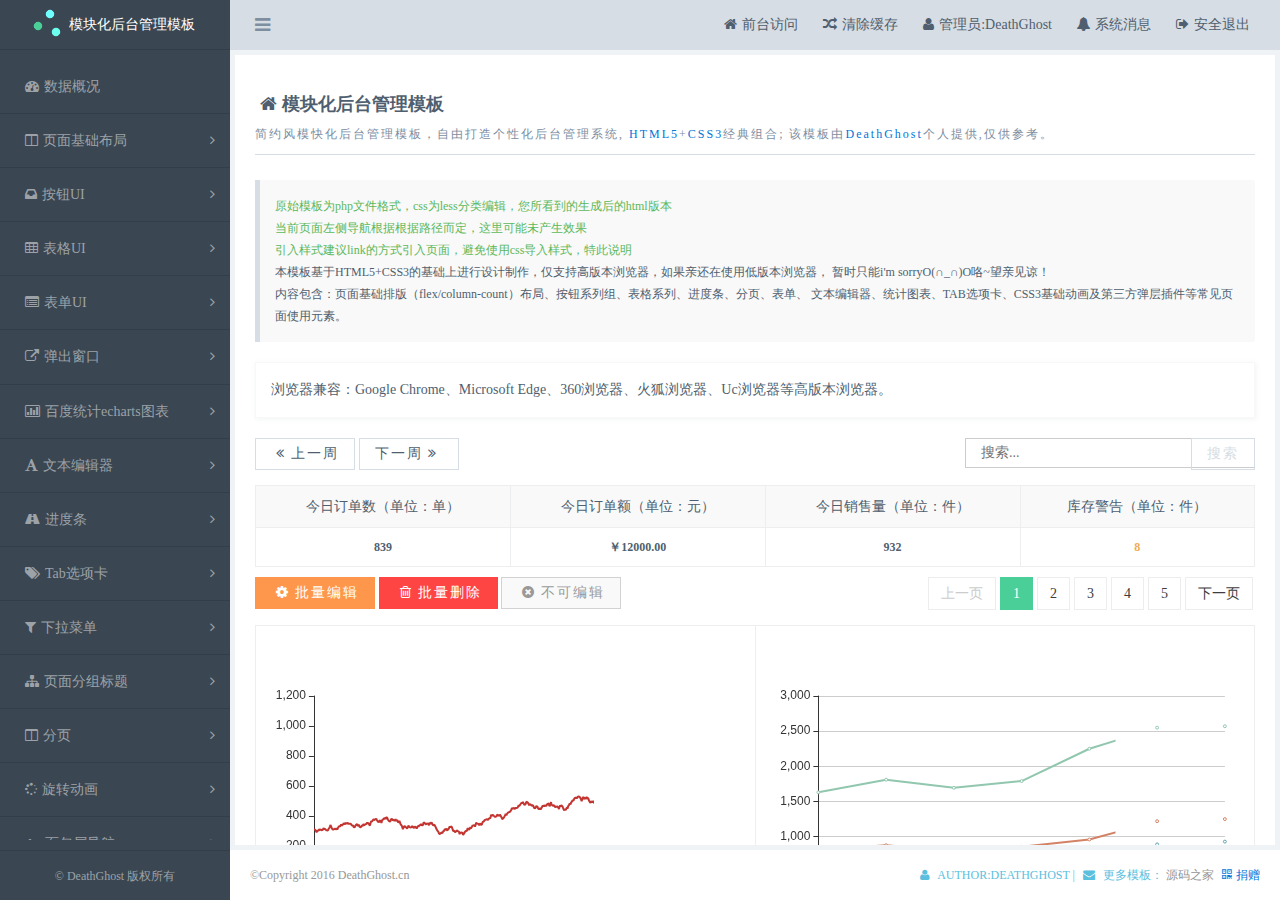
<file: html模版/DeathGhost_admin/index.html>
<!DOCTYPE html>
<html>
<head>
<meta charset="utf-8"/>
<title>后台管理系统-HTML5后台管理系统</title>
<meta name="keywords"  content="设置关键词..." />
<meta name="description" content="设置描述..." />
<meta name="author" content="DeathGhost" />
<meta name="renderer" content="webkit">
<meta http-equiv="X-UA-Compatible" content="IE=edge, chrome=1">
<link rel="icon" href="images/icon/favicon.ico" type="image/x-icon">
<link rel="stylesheet" type="text/css" href="css/style.css" />
<script src="javascript/jquery.js"></script>
<script src="javascript/plug-ins/customScrollbar.min.js"></script>
<script src="javascript/plug-ins/echarts.min.js"></script>
<script src="javascript/plug-ins/layerUi/layer.js"></script>
<script src="editor/ueditor.config.js"></script>
<script src="editor/ueditor.all.js"></script>
<script src="javascript/plug-ins/pagination.js"></script>
<script src="javascript/public.js"></script>
</head>
<body>
<div class="main-wrap">
	<div class="side-nav">
		<div class="side-logo">
			<div class="logo">
				<span class="logo-ico">
					<i class="i-l-1"></i>
					<i class="i-l-2"></i>
					<i class="i-l-3"></i>
				</span>
				<strong>模块化后台管理模板</strong>
			</div>
		</div>
		
		<nav class="side-menu content mCustomScrollbar" data-mcs-theme="minimal-dark">
			<h2>
				<a href="index.html" class="InitialPage"><i class="icon-dashboard"></i>数据概况</a>
			</h2>
			<ul>
				<li>
					<dl>
						<dt>
							<i class="icon-columns"></i>页面基础布局<i class="icon-angle-right"></i>
						</dt>
						<dd>
							<a href="flex-layout.html">弹性盒子布局</a>
						</dd>
						<dd>
							<a href="flow-layout.html">瀑布流布局</a>
						</dd>
					</dl>
				</li>
				<li>
					<dl>
						<dt>
							<i class="icon-inbox"></i>按钮UI<i class="icon-angle-right"></i>
						</dt>
						<dd>
							<a href="button.html">基础按钮</a>
						</dd>
					</dl>
				</li>
				<li>
					<dl>
						<dt>
							<i class="icon-table"></i>表格UI<i class="icon-angle-right"></i>
						</dt>
						<dd>
							<a href="table.html">基础表格</a>
						</dd>
					</dl>
				</li>
				<li>
					<dl>
						<dt>
							<i class="icon-list-alt"></i>表单UI<i class="icon-angle-right"></i>
						</dt>
						<dd>
							<a href="form.html">表单结构样式</a>
						</dd>
					</dl>
				</li>
				<li>
					<dl>
						<dt>
							<i class="icon-external-link"></i>弹出窗口<i class="icon-angle-right"></i>
						</dt>
						<dd>
							<a href="popups.html">基础弹出层</a>
						</dd>
					</dl>
				</li>
				<li>
					<dl>
						<dt>
							<i class="icon-bar-chart"></i>百度统计echarts图表<i class="icon-angle-right"></i>
						</dt>
						<dd>
							<a href="echarts.html">echarts统计图表</a>
						</dd>
					</dl>
				</li>
				<li>
					<dl>
						<dt>
							<i class="icon-font"></i>文本编辑器<i class="icon-angle-right"></i>
						</dt>
						<dd>
							<a href="ueditor.html">百度UEDITOR编辑器</a>
						</dd>
					</dl>
				</li>
				<li>
					<dl>
						<dt>
							<i class="icon-road"></i>进度条<i class="icon-angle-right"></i>
						</dt>
						<dd>
							<a href="progress.html">progress进度条兼容</a>
						</dd>
					</dl>
				</li>
				<li>
					<dl>
						<dt>
							<i class="icon-tags"></i>Tab选项卡<i class="icon-angle-right"></i>
						</dt>
						<dd>
							<a href="tab.html">Tab选项卡</a>
						</dd>
					</dl>
				</li>
				<li>
					<dl>
						<dt>
							<i class="icon-filter"></i>下拉菜单<i class="icon-angle-right"></i>
						</dt>
						<dd>
							<a href="button-dropdown.html">按钮式下拉菜单</a>
						</dd>
					</dl>
				</li>
				<li>
					<dl>
						<dt>
							<i class="icon-sitemap"></i>页面分组标题<i class="icon-angle-right"></i>
						</dt>
						<dd>
							<a href="title.html">页面标题</a>
						</dd>
					</dl>
				</li>
				<li>
					<dl>
						<dt>
							<i class="icon-columns"></i>分页<i class="icon-angle-right"></i>
						</dt>
						<dd>
							<a href="paging.html">jquery分页效果</a>
						</dd>
					</dl>
				</li>
				<li>
					<dl>
						<dt>
							<i class="icon-spinner"></i>旋转动画<i class="icon-angle-right"></i>
						</dt>
						<dd>
							<a href="animation.html">刷新加载动画</a>
						</dd>
					</dl>
				</li>
				<li>
					<dl>
						<dt>
							<i class="icon-fighter-jet"></i>面包屑导航<i class="icon-angle-right"></i>
						</dt>
						<dd>
							<a href="breadcrumb.html">面包屑</a>
						</dd>
					</dl>
				</li>
				<li>
					<dl>
						<dt>
							<i class="icon-laptop"></i>文本面板<i class="icon-angle-right"></i>
						</dt>
						<dd>
							<a href="text-panel.html">文本面板</a>
						</dd>
					</dl>
				</li>
				<li>
					<dl>
						<dt>
							<i class="icon-leaf"></i>块引用<i class="icon-angle-right"></i>
						</dt>
						<dd>
							<a href="blockquote.html">块引用</a>
						</dd>
					</dl>
				</li>
				<li>
					<dl>
						<dt>
							<i class="icon-star"></i>第三方弹窗组件<i class="icon-angle-right"></i>
						</dt>
						<dd>
							<a href="layer.html">web弹层组件</a>
						</dd>
					</dl>
				</li>
			</ul>
		</nav>
		<footer class="side-footer">© DeathGhost 版权所有</footer>
	</div>
	<div class="content-wrap">
		<header class="top-hd">
			<div class="hd-lt">
				<a class="icon-reorder"></a>
			</div>
			<div class="hd-rt">
				<ul>
					<li>
						<a href="#" target="_blank"><i class="icon-home"></i>前台访问</a>
					</li>
					<li>
						<a><i class="icon-random"></i>清除缓存</a>
					</li>
					<li>
						<a><i class="icon-user"></i>管理员:<em>DeathGhost</em></a>
					</li>
					<li>
						<a><i class="icon-bell-alt"></i>系统消息</a>
					</li>
					<li>
						<a href="javascript:void(0)" id="JsSignOut"><i class="icon-signout"></i>安全退出</a>
					</li>
				</ul>
			</div>
		</header>
		<main class="main-cont content mCustomScrollbar">
			<!--开始::内容-->
			<div class="page-wrap">
				<section class="page-hd">
					<header>
						<h2 class="title"><i class="icon-home"></i>模块化后台管理模板</h2>
						<p class="title-description">
							简约风模快化后台管理模板，自由打造个性化后台管理系统,
							<em class="text-primary">HTML5</em>+<em class="text-primary">CSS3</em>经典组合;
							该模板由<a class="text-primary" title="DeathGhost.cn">DeathGhost</a>个人提供,仅供参考。
						</p>
					</header>
					<hr>
				</section>
				<blockquote class="blockquote mb-20">
					<p class="text-success">原始模板为php文件格式，css为less分类编辑，您所看到的生成后的html版本</p>
					<p class="text-success">当前页面左侧导航根据根据路径而定，这里可能未产生效果</p>
					<p class="text-success">引入样式建议link的方式引入页面，避免使用css导入样式，特此说明</p>
					<p>本模板基于HTML5+CSS3的基础上进行设计制作，仅支持高版本浏览器，如果亲还在使用低版本浏览器，
					暂时只能i'm sorryO(∩_∩)O咯~望亲见谅！</p>
					<p>内容包含：页面基础排版（flex/column-count）布局、按钮系列组、表格系列、进度条、分页、表单、
					文本编辑器、统计图表、TAB选项卡、CSS3基础动画及第三方弹层插件等常见页面使用元素。</p>
				</blockquote>
				<div class="panel panel-default">
					<div class="panel-bd capitalize">
						浏览器兼容：google chrome、microsoft edge、360浏览器、火狐浏览器、uc浏览器等高版本浏览器。
					</div>
				</div>
				
				<div class="clear mt-20">
					<div class="fl">
						<button class="btn btn-secondary"><i class="icon-double-angle-left"></i>上一周</button>
						<button class="btn btn-secondary">下一周<i class="icon-double-angle-right"></i></button>
					</div>
					<div class="fr input-group">
						<input type="text" class="form-control" placeholder="搜索..." style="width:290px;"/>
						<button class="btn btn-secondary-outline">搜索</button>
					</div>
				</div>
				<table class="table table-bordered  mb-15 mt-15">
					<thead>
						<tr class="cen">
							<th>今日订单数（单位：单）</th>
							<th>今日订单额（单位：元）</th>
							<th>今日销售量（单位：件）</th>
							<th>库存警告（单位：件）</th>
						</tr>
					</thead>
					<tbody>
						<tr class="cen">
							<td><b>839</b></td>
							<td><b>￥12000.00</b></td>
							<td><b>932</b></td>
							<td><b class="text-warning">8</b></td>
						</tr>
					</tbody>
				</table>
				<div class="lt clear">
					<div class="fl">
						<button class="btn btn-warning"><i class="icon-cog"></i>批量编辑</button>
						<button class="btn btn-danger"><i class="icon-trash"></i>批量删除</button>
						<button class="btn btn-disabled" disabled="disabled"><i class="icon-remove-sign"></i>不可编辑</button>
					</div>
					<div class="pagination fr"></div>
				</div>
				<table class="table table-bordered  mb-15 mt-15">
					<tbody>
						<tr class="cen">
							<td style="width:50%">
								<div id="demo1" style="height:300px"></div>
							</td>
							<td style="width:50%">
								<div id="demo2" style="height:300px"></div>
							</td>
						</tr>
					</tbody>
				</table>
				
				<!--瀑布流布局3列：：嵌套-->
				<div class="flow-layout col-3">
					<ul>
						<li class="child-wrap">
							<div class="panel panel-default">
								<div class="panel-bd">
									后台模板不存在页面<abbr class="capitalize">seo</abbr>优化问题，这里将head单独提出来，加载公共引入文件。
								</div>
							</div>
						</li>
						<li class="child-wrap">
							<div class="panel panel-default">
								<div class="panel-bd">
									整体结构比较清晰，大家可根据项目对其调整； 该模板色值预定义6类，对应每个模块颜色。
									即：<span class="text-muted">text-muted</span>、
									<span class="text-primary">text-primary</span>、
									<span class="text-success">text-success</span>、
									<span class="text-info">text-info</span>、
									<span class="text-warning">text-warning</span>、
									<span class="text-danger">text-danger</span>需要重新定义或增删自行修改即可。
								</div>
							</div>
						</li>
						<li class="child-wrap">
							<div class="panel panel-default">
								<div class="panel-bd">
									<span class="text-primary">文本编辑器</span>及<span class="text-primary">数据统计图表</span>均引用百度相关插件，可另行处理。
								</div>
							</div>
						</li>
						<li class="child-wrap">
							<div class="panel panel-default">
								<div class="panel-bd">
									样式通过简单的<span class="text-info capitalize">less格式</span>分类引入，需要二次编辑处理可以对其进行调整。 
								</div>
							</div>
						</li>
						<li class="child-wrap">
							<div class="panel panel-default">
								<div class="panel-bd capitalize">
									javascript包含公共库及第三方插件以及页面js文件。 
								</div>
							</div>	
						</li>
						<li class="child-wrap">
							<div class="panel panel-default">
								<div class="panel-bd">
									<span class="text-info capitalize">images</span>文件为模板所需图片文件；<span class="text-info capitalize">upload</span>为测试图片，亲们可根据项目定义路径。 
								</div>
							</div>	
						</li>
						<li class="child-wrap">
							<div class="panel panel-default">
								<div class="panel-bd">
									正式项目可以文件进行实际操作时直接归置到该模板的根目录下即可，而<span class="text-danger capitalize">现在所看到的仅为demo演示而已</span>，<span class="text-muted">可对其删除</span>。
								</div>
							</div>	
						</li>
					</ul>
				</div>
			</div>
			
			
			<script>
				//分页
				$(".pagination").createPage({
			        pageCount:5,
			        current:1,
			        backFn:function(p){
			            console.log(p);
			        }
			    });
				//demo1
				var dom = document.getElementById("demo1");
				var myChart = echarts.init(dom);
				var app = {};
				option = null;
				function randomData() {
					now = new Date(+now + oneDay);
					value = value + Math.random() * 21 - 10;
					return {
						name: now.toString(),
						value: [
							[now.getFullYear(), now.getMonth() + 1, now.getDate()].join('/'),
							Math.round(value)
						]
					}
				}
			
				var data = [];
				var now = +new Date(1997, 9, 3);
				var oneDay = 24 * 3600 * 1000;
				var value = Math.random() * 1000;
				for (var i = 0; i < 1000; i++) {
					data.push(randomData());
				}
			
				option = {
					tooltip: {
						trigger: 'axis',
						formatter: function (params) {
							params = params[0];
							var date = new Date(params.name);
							return date.getDate() + '/' + (date.getMonth() + 1) + '/' + date.getFullYear() + ' : ' + params.value[1];
						},
						axisPointer: {
							animation: false
						}
					},
					xAxis: {
						type: 'time',
						splitLine: {
							show: false
						}
					},
					yAxis: {
						type: 'value',
						boundaryGap: [0, '100%'],
						splitLine: {
							show: false
						}
					},
					series: [{
						name: '模拟数据',
						type: 'line',
						showSymbol: false,
						hoverAnimation: false,
						data: data
					}]
				};
			
				setInterval(function () {
			
					for (var i = 0; i < 5; i++) {
						data.shift();
						data.push(randomData());
					}
			
					myChart.setOption({
						series: [{
							data: data
						}]
					});
				}, 1000);;
				if (option && typeof option === "object") {
					myChart.setOption(option, true);
				}
				
				//demo2
				var dom = document.getElementById("demo2");
				var myChart = echarts.init(dom);
				var app = {};
				option = null;
				option = {
					tooltip: {
						trigger: 'axis'
					},
					grid: {
						left: '3%',
						right: '4%',
						bottom: '3%',
						containLabel: true
					},
					xAxis: {
						type: 'category',
						boundaryGap: false,
						data: ['周一','周二','周三','周四','周五','周六','周日']
					},
					yAxis: {
						type: 'value'
					},
					series: [
						{
							name:'邮件营销',
							type:'line',
							stack: '总量',
							data:[120, 132, 101, 134, 90, 230, 210]
						},
						{
							name:'联盟广告',
							type:'line',
							stack: '总量',
							data:[220, 182, 191, 234, 290, 330, 310]
						},
						{
							name:'视频广告',
							type:'line',
							stack: '总量',
							data:[150, 232, 201, 154, 190, 330, 410]
						},
						{
							name:'直接访问',
							type:'line',
							stack: '总量',
							data:[320, 332, 301, 334, 390, 330, 320]
						},
						{
							name:'搜索引擎',
							type:'line',
							stack: '总量',
							data:[820, 932, 901, 934, 1290, 1330, 1320]
						}
					]
				};
				;
				if (option && typeof option === "object") {
					myChart.setOption(option, true);
				}	
			</script>
			<!--开始::结束-->
		</main>
		<footer class="btm-ft">
			<p class="clear">
				<span class="fl">©Copyright 2016 <a href="#" title="DeathGhost" target="_blank">DeathGhost.cn</a></span>
				<span class="fr text-info">
					<em class="uppercase">
						<i class="icon-user"></i>
						author:deathghost
					</em> | 
					<em class="uppercase"><i class="icon-envelope-alt"></i>
						更多模板： <a href="http://www.mycodes.net/" target="_blank">源码之家</a>
					</em>
					<a onclick="reciprocate()" class="text-primary"><i class="icon-qrcode"></i>捐赠</a>
				</span>
			</p>
		</footer>
	</div>
</div>
</body>
</html>
</file>
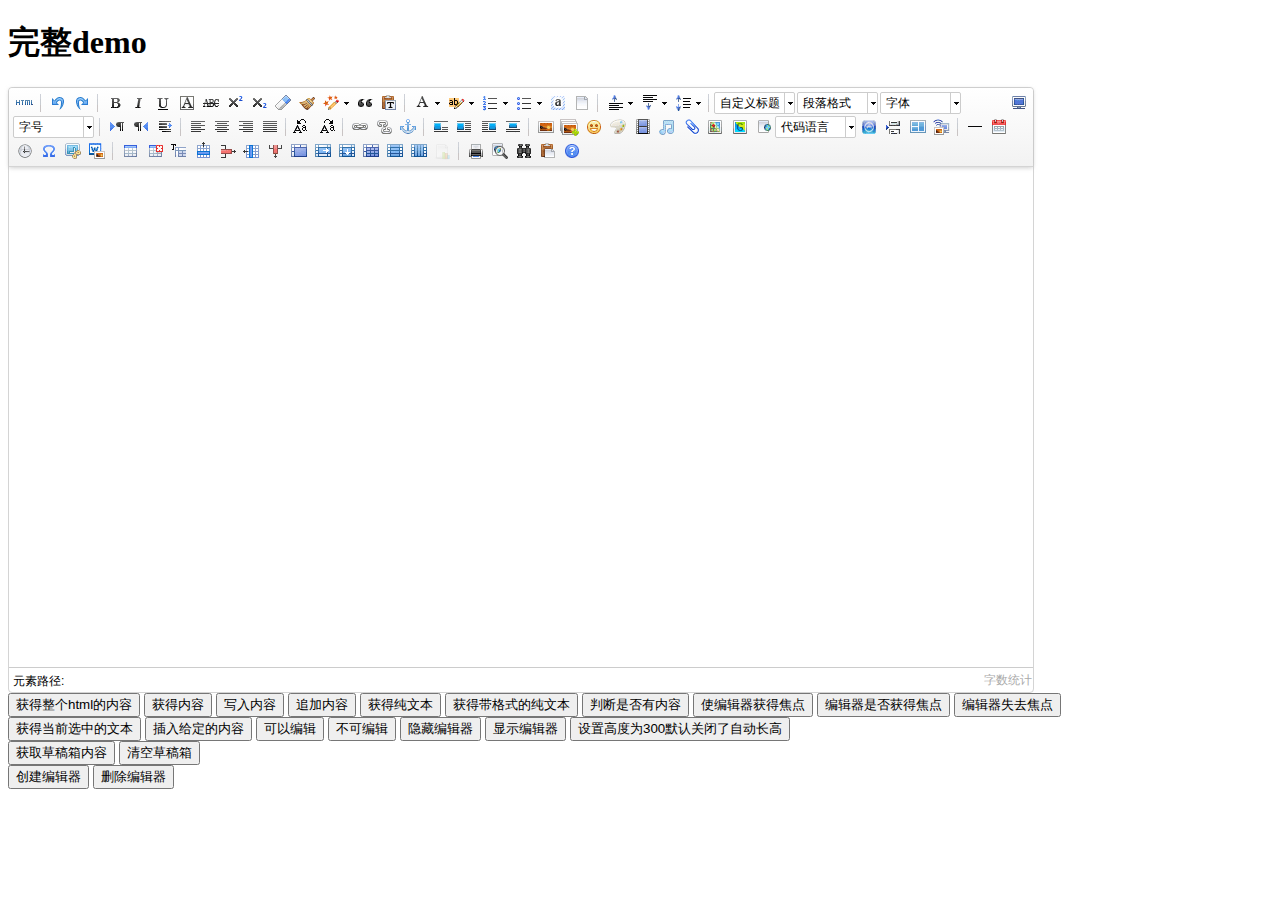
<file: html模版/DeathGhost_admin/editor/index.html>
<!DOCTYPE HTML PUBLIC "-//W3C//DTD HTML 4.01 Transitional//EN"
        "http://www.w3.org/TR/html4/loose.dtd">
<html>
<head>
    <title>完整demo</title>
    <meta http-equiv="Content-Type" content="text/html;charset=utf-8"/>
    <script type="text/javascript" charset="utf-8" src="ueditor.config.js"></script>
    <script type="text/javascript" charset="utf-8" src="ueditor.all.min.js"> </script>
    <!--建议手动加在语言，避免在ie下有时因为加载语言失败导致编辑器加载失败-->
    <!--这里加载的语言文件会覆盖你在配置项目里添加的语言类型，比如你在配置项目里配置的是英文，这里加载的中文，那最后就是中文-->
    <script type="text/javascript" charset="utf-8" src="lang/zh-cn/zh-cn.js"></script>

    <style type="text/css">
        div{
            width:100%;
        }
    </style>
</head>
<body>
<div>
    <h1>完整demo</h1>
    <script id="editor" type="text/plain" style="width:1024px;height:500px;"></script>
</div>
<div id="btns">
    <div>
        <button onclick="getAllHtml()">获得整个html的内容</button>
        <button onclick="getContent()">获得内容</button>
        <button onclick="setContent()">写入内容</button>
        <button onclick="setContent(true)">追加内容</button>
        <button onclick="getContentTxt()">获得纯文本</button>
        <button onclick="getPlainTxt()">获得带格式的纯文本</button>
        <button onclick="hasContent()">判断是否有内容</button>
        <button onclick="setFocus()">使编辑器获得焦点</button>
        <button onmousedown="isFocus(event)">编辑器是否获得焦点</button>
        <button onmousedown="setblur(event)" >编辑器失去焦点</button>

    </div>
    <div>
        <button onclick="getText()">获得当前选中的文本</button>
        <button onclick="insertHtml()">插入给定的内容</button>
        <button id="enable" onclick="setEnabled()">可以编辑</button>
        <button onclick="setDisabled()">不可编辑</button>
        <button onclick=" UE.getEditor('editor').setHide()">隐藏编辑器</button>
        <button onclick=" UE.getEditor('editor').setShow()">显示编辑器</button>
        <button onclick=" UE.getEditor('editor').setHeight(300)">设置高度为300默认关闭了自动长高</button>
    </div>

    <div>
        <button onclick="getLocalData()" >获取草稿箱内容</button>
        <button onclick="clearLocalData()" >清空草稿箱</button>
    </div>

</div>
<div>
    <button onclick="createEditor()">
    创建编辑器</button>
    <button onclick="deleteEditor()">
    删除编辑器</button>
</div>

<script type="text/javascript">

    //实例化编辑器
    //建议使用工厂方法getEditor创建和引用编辑器实例，如果在某个闭包下引用该编辑器，直接调用UE.getEditor('editor')就能拿到相关的实例
    var ue = UE.getEditor('editor');


    function isFocus(e){
        alert(UE.getEditor('editor').isFocus());
        UE.dom.domUtils.preventDefault(e)
    }
    function setblur(e){
        UE.getEditor('editor').blur();
        UE.dom.domUtils.preventDefault(e)
    }
    function insertHtml() {
        var value = prompt('插入html代码', '');
        UE.getEditor('editor').execCommand('insertHtml', value)
    }
    function createEditor() {
        enableBtn();
        UE.getEditor('editor');
    }
    function getAllHtml() {
        alert(UE.getEditor('editor').getAllHtml())
    }
    function getContent() {
        var arr = [];
        arr.push("使用editor.getContent()方法可以获得编辑器的内容");
        arr.push("内容为：");
        arr.push(UE.getEditor('editor').getContent());
        alert(arr.join("\n"));
    }
    function getPlainTxt() {
        var arr = [];
        arr.push("使用editor.getPlainTxt()方法可以获得编辑器的带格式的纯文本内容");
        arr.push("内容为：");
        arr.push(UE.getEditor('editor').getPlainTxt());
        alert(arr.join('\n'))
    }
    function setContent(isAppendTo) {
        var arr = [];
        arr.push("使用editor.setContent('欢迎使用ueditor')方法可以设置编辑器的内容");
        UE.getEditor('editor').setContent('欢迎使用ueditor', isAppendTo);
        alert(arr.join("\n"));
    }
    function setDisabled() {
        UE.getEditor('editor').setDisabled('fullscreen');
        disableBtn("enable");
    }

    function setEnabled() {
        UE.getEditor('editor').setEnabled();
        enableBtn();
    }

    function getText() {
        //当你点击按钮时编辑区域已经失去了焦点，如果直接用getText将不会得到内容，所以要在选回来，然后取得内容
        var range = UE.getEditor('editor').selection.getRange();
        range.select();
        var txt = UE.getEditor('editor').selection.getText();
        alert(txt)
    }

    function getContentTxt() {
        var arr = [];
        arr.push("使用editor.getContentTxt()方法可以获得编辑器的纯文本内容");
        arr.push("编辑器的纯文本内容为：");
        arr.push(UE.getEditor('editor').getContentTxt());
        alert(arr.join("\n"));
    }
    function hasContent() {
        var arr = [];
        arr.push("使用editor.hasContents()方法判断编辑器里是否有内容");
        arr.push("判断结果为：");
        arr.push(UE.getEditor('editor').hasContents());
        alert(arr.join("\n"));
    }
    function setFocus() {
        UE.getEditor('editor').focus();
    }
    function deleteEditor() {
        disableBtn();
        UE.getEditor('editor').destroy();
    }
    function disableBtn(str) {
        var div = document.getElementById('btns');
        var btns = UE.dom.domUtils.getElementsByTagName(div, "button");
        for (var i = 0, btn; btn = btns[i++];) {
            if (btn.id == str) {
                UE.dom.domUtils.removeAttributes(btn, ["disabled"]);
            } else {
                btn.setAttribute("disabled", "true");
            }
        }
    }
    function enableBtn() {
        var div = document.getElementById('btns');
        var btns = UE.dom.domUtils.getElementsByTagName(div, "button");
        for (var i = 0, btn; btn = btns[i++];) {
            UE.dom.domUtils.removeAttributes(btn, ["disabled"]);
        }
    }

    function getLocalData () {
        alert(UE.getEditor('editor').execCommand( "getlocaldata" ));
    }

    function clearLocalData () {
        UE.getEditor('editor').execCommand( "clearlocaldata" );
        alert("已清空草稿箱")
    }
</script>
</body>
</html>
</file>
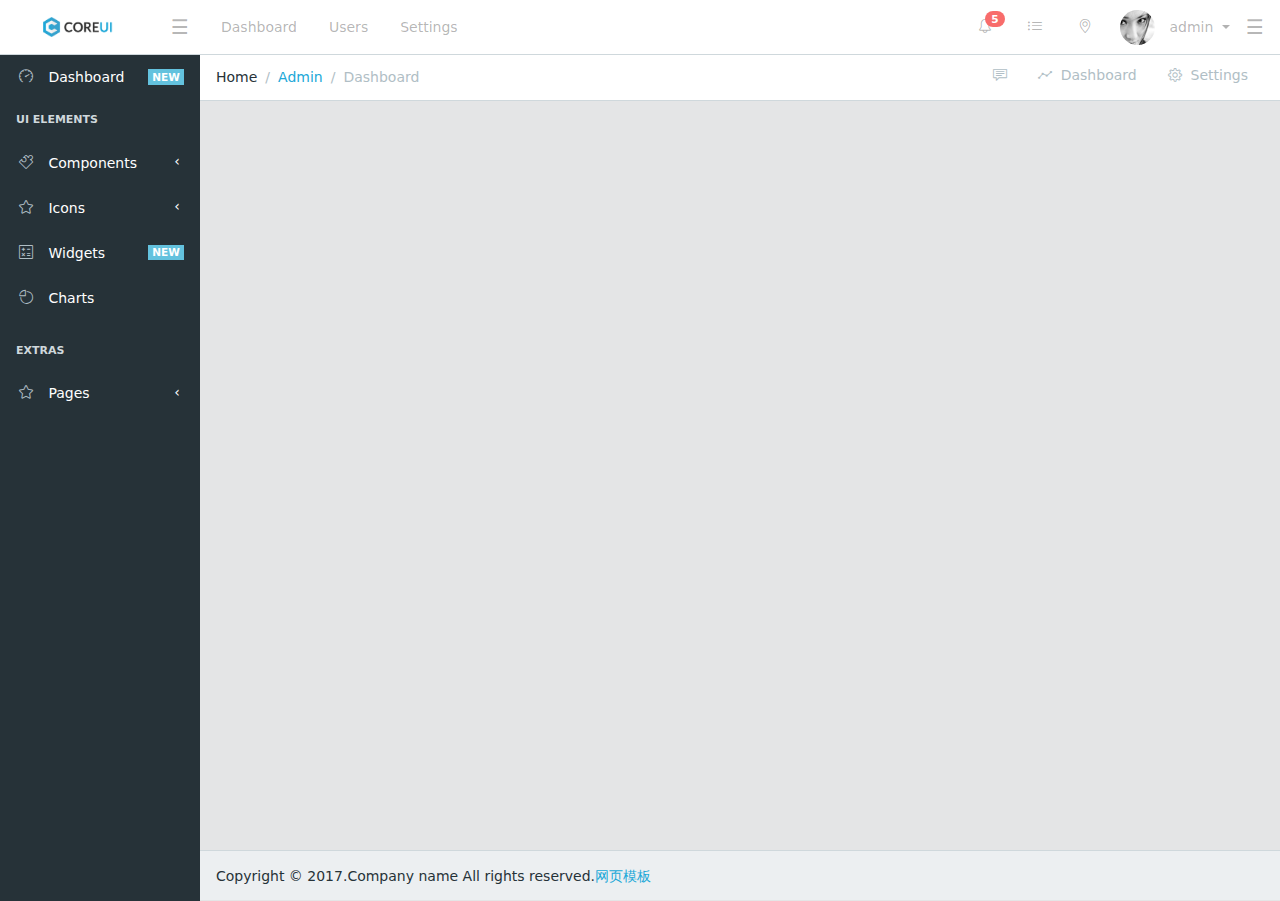
<file: html模版/COREUI/blank.html>
<!DOCTYPE html>
<html lang="en">

<head>

    <meta charset="utf-8">
    <meta http-equiv="X-UA-Compatible" content="IE=edge">
    <meta name="viewport" content="width=device-width, initial-scale=1, shrink-to-fit=no">
    <meta name="description" content="">
    <meta name="author" content="">
    <meta name="keyword" content="">
    <link rel="shortcut icon" href="img/favicon.png">

    <title></title>

    <!-- Icons -->
    <link href="css/font-awesome.min.css" rel="stylesheet">
    <link href="css/simple-line-icons.css" rel="stylesheet">

    <!-- Main styles for this application -->
    <link href="css/style.css" rel="stylesheet">

</head>



<body class="app header-fixed sidebar-fixed aside-menu-fixed aside-menu-hidden">
    <header class="app-header navbar">
        <button class="navbar-toggler mobile-sidebar-toggler hidden-lg-up" type="button">☰</button>
        <a class="navbar-brand" href="#"></a>
        <ul class="nav navbar-nav hidden-md-down">
            <li class="nav-item">
                <a class="nav-link navbar-toggler sidebar-toggler" href="#">☰</a>
            </li>

            <li class="nav-item px-1">
                <a class="nav-link" href="#">Dashboard</a>
            </li>
            <li class="nav-item px-1">
                <a class="nav-link" href="#">Users</a>
            </li>
            <li class="nav-item px-1">
                <a class="nav-link" href="#">Settings</a>
            </li>
        </ul>
        <ul class="nav navbar-nav ml-auto">
            <li class="nav-item hidden-md-down">
                <a class="nav-link" href="#"><i class="icon-bell"></i><span class="badge badge-pill badge-danger">5</span></a>
            </li>
            <li class="nav-item hidden-md-down">
                <a class="nav-link" href="#"><i class="icon-list"></i></a>
            </li>
            <li class="nav-item hidden-md-down">
                <a class="nav-link" href="#"><i class="icon-location-pin"></i></a>
            </li>
            <li class="nav-item dropdown">
                <a class="nav-link dropdown-toggle nav-link" data-toggle="dropdown" href="#" role="button" aria-haspopup="true" aria-expanded="false">
                    <img src="img/avatars/6.jpg" class="img-avatar" alt="admin@bootstrapmaster.com">
                    <span class="hidden-md-down">admin</span>
                </a>
                <div class="dropdown-menu dropdown-menu-right">

                    <div class="dropdown-header text-center">
                        <strong>Account</strong>
                    </div>

                    <a class="dropdown-item" href="#"><i class="fa fa-bell-o"></i> Updates<span class="badge badge-info">42</span></a>
                    <a class="dropdown-item" href="#"><i class="fa fa-envelope-o"></i> Messages<span class="badge badge-success">42</span></a>
                    <a class="dropdown-item" href="#"><i class="fa fa-tasks"></i> Tasks<span class="badge badge-danger">42</span></a>
                    <a class="dropdown-item" href="#"><i class="fa fa-comments"></i> Comments<span class="badge badge-warning">42</span></a>

                    <div class="dropdown-header text-center">
                        <strong>Settings</strong>
                    </div>

                    <a class="dropdown-item" href="#"><i class="fa fa-user"></i> Profile</a>
                    <a class="dropdown-item" href="#"><i class="fa fa-wrench"></i> Settings</a>
                    <a class="dropdown-item" href="#"><i class="fa fa-usd"></i> Payments<span class="badge badge-default">42</span></a>
                    <a class="dropdown-item" href="#"><i class="fa fa-file"></i> Projects<span class="badge badge-primary">42</span></a>
                    <div class="divider"></div>
                    <a class="dropdown-item" href="#"><i class="fa fa-shield"></i> Lock Account</a>
                    <a class="dropdown-item" href="#"><i class="fa fa-lock"></i> Logout</a>
                </div>
            </li>
            <li class="nav-item hidden-md-down">
                <a class="nav-link navbar-toggler aside-menu-toggler" href="#">☰</a>
            </li>

        </ul>
    </header>

    <div class="app-body">
        <div class="sidebar">
            <nav class="sidebar-nav">
                <ul class="nav">
                    <li class="nav-item">
                        <a class="nav-link" href="index.html"><i class="icon-speedometer"></i> Dashboard <span class="badge badge-info">NEW</span></a>
                    </li>

                    <li class="nav-title">
                        UI Elements
                    </li>
                    <li class="nav-item nav-dropdown">
                        <a class="nav-link nav-dropdown-toggle" href="#"><i class="icon-puzzle"></i> Components</a>
                        <ul class="nav-dropdown-items">
                            <li class="nav-item">
                                <a class="nav-link" href="components-buttons.html"><i class="icon-puzzle"></i> Buttons</a>
                            </li>
                            <li class="nav-item">
                                <a class="nav-link" href="components-social-buttons.html"><i class="icon-puzzle"></i> Social Buttons</a>
                            </li>
                            <li class="nav-item">
                                <a class="nav-link" href="components-cards.html"><i class="icon-puzzle"></i> Cards</a>
                            </li>
                            <li class="nav-item">
                                <a class="nav-link" href="components-forms.html"><i class="icon-puzzle"></i> Forms</a>
                            </li>
                            <li class="nav-item">
                                <a class="nav-link" href="components-modals.html"><i class="icon-puzzle"></i> Modals</a>
                            </li>
                            <li class="nav-item">
                                <a class="nav-link" href="components-switches.html"><i class="icon-puzzle"></i> Switches</a>
                            </li>
                            <li class="nav-item">
                                <a class="nav-link" href="components-tables.html"><i class="icon-puzzle"></i> Tables</a>
                            </li>
                            <li class="nav-item">
                                <a class="nav-link" href="components-tabs.html"><i class="icon-puzzle"></i> Tabs</a>
                            </li>
                        </ul>
                    </li>
                    <li class="nav-item nav-dropdown">
                        <a class="nav-link nav-dropdown-toggle" href="#"><i class="icon-star"></i> Icons</a>
                        <ul class="nav-dropdown-items">
                            <li class="nav-item">
                                <a class="nav-link" href="icons-font-awesome.html"><i class="icon-star"></i> Font Awesome</a>
                            </li>
                            <li class="nav-item">
                                <a class="nav-link" href="icons-simple-line-icons.html"><i class="icon-star"></i> Simple Line Icons</a>
                            </li>
                        </ul>
                    </li>
                    <li class="nav-item">
                        <a class="nav-link" href="widgets.html"><i class="icon-calculator"></i> Widgets <span class="badge badge-info">NEW</span></a>
                    </li>
                    <li class="nav-item">
                        <a class="nav-link" href="charts.html"><i class="icon-pie-chart"></i> Charts</a>
                    </li>
                    <li class="divider"></li>
                    <li class="nav-title">
                        Extras
                    </li>
                    <li class="nav-item nav-dropdown">
                        <a class="nav-link nav-dropdown-toggle" href="#"><i class="icon-star"></i> Pages</a>
                        <ul class="nav-dropdown-items">
                            <li class="nav-item">
                                <a class="nav-link" href="pages-login.html" target="_top"><i class="icon-star"></i> Login</a>
                            </li>
                            <li class="nav-item">
                                <a class="nav-link" href="pages-register.html" target="_top"><i class="icon-star"></i> Register</a>
                            </li>
                            <li class="nav-item">
                                <a class="nav-link" href="pages-404.html" target="_top"><i class="icon-star"></i> Error 404</a>
                            </li>
                            <li class="nav-item">
                                <a class="nav-link" href="pages-500.html" target="_top"><i class="icon-star"></i> Error 500</a>
                            </li>
                        </ul>
                    </li>

                </ul>
            </nav>
        </div>

        <!-- Main content -->
        <main class="main">

            <!-- Breadcrumb -->
            <ol class="breadcrumb">
                <li class="breadcrumb-item">Home</li>
                <li class="breadcrumb-item"><a href="#">Admin</a>
                </li>
                <li class="breadcrumb-item active">Dashboard</li>

                <!-- Breadcrumb Menu-->
                <li class="breadcrumb-menu hidden-md-down">
                    <div class="btn-group" role="group" aria-label="Button group with nested dropdown">
                        <a class="btn btn-secondary" href="#"><i class="icon-speech"></i></a>
                        <a class="btn btn-secondary" href="./"><i class="icon-graph"></i> &nbsp;Dashboard</a>
                        <a class="btn btn-secondary" href="#"><i class="icon-settings"></i> &nbsp;Settings</a>
                    </div>
                </li>
            </ol>


            <div class="container-fluid">
                <div class="animated fadeIn">

                </div>

            </div>
            <!-- /.conainer-fluid -->
        </main>

        <aside class="aside-menu">
            <ul class="nav nav-tabs" role="tablist">
                <li class="nav-item">
                    <a class="nav-link active" data-toggle="tab" href="#timeline" role="tab"><i class="icon-list"></i></a>
                </li>
                <li class="nav-item">
                    <a class="nav-link" data-toggle="tab" href="#messages" role="tab"><i class="icon-speech"></i></a>
                </li>
                <li class="nav-item">
                    <a class="nav-link" data-toggle="tab" href="#settings" role="tab"><i class="icon-settings"></i></a>
                </li>
            </ul>

            <!-- Tab panes -->
            <div class="tab-content">
                <div class="tab-pane active" id="timeline" role="tabpanel">
                    <div class="callout m-0 py-h text-muted text-center bg-faded text-uppercase">
                        <small><b>Today</b>
                        </small>
                    </div>
                    <hr class="transparent mx-1 my-0">
                    <div class="callout callout-warning m-0 py-1">
                        <div class="avatar float-right">
                            <img src="img/avatars/7.jpg" class="img-avatar" alt="admin@bootstrapmaster.com">
                        </div>
                        <div>Meeting with
                            <strong>Lucas</strong>
                        </div>
                        <small class="text-muted mr-1"><i class="icon-calendar"></i>&nbsp; 1 - 3pm</small>
                        <small class="text-muted"><i class="icon-location-pin"></i>&nbsp; Palo Alto, CA</small>
                    </div>
                    <hr class="mx-1 my-0">
                    <div class="callout callout-info m-0 py-1">
                        <div class="avatar float-right">
                            <img src="img/avatars/4.jpg" class="img-avatar" alt="admin@bootstrapmaster.com">
                        </div>
                        <div>Skype with
                            <strong>Megan</strong>
                        </div>
                        <small class="text-muted mr-1"><i class="icon-calendar"></i>&nbsp; 4 - 5pm</small>
                        <small class="text-muted"><i class="icon-social-skype"></i>&nbsp; On-line</small>
                    </div>
                    <hr class="transparent mx-1 my-0">
                    <div class="callout m-0 py-h text-muted text-center bg-faded text-uppercase">
                        <small><b>Tomorrow</b>
                        </small>
                    </div>
                    <hr class="transparent mx-1 my-0">
                    <div class="callout callout-danger m-0 py-1">
                        <div>New UI Project -
                            <strong>deadline</strong>
                        </div>
                        <small class="text-muted mr-1"><i class="icon-calendar"></i>&nbsp; 10 - 11pm</small>
                        <small class="text-muted"><i class="icon-home"></i>&nbsp; creativeLabs HQ</small>
                        <div class="avatars-stack mt-h">
                            <div class="avatar avatar-xs">
                                <img src="img/avatars/2.jpg" class="img-avatar" alt="admin@bootstrapmaster.com">
                            </div>
                            <div class="avatar avatar-xs">
                                <img src="img/avatars/3.jpg" class="img-avatar" alt="admin@bootstrapmaster.com">
                            </div>
                            <div class="avatar avatar-xs">
                                <img src="img/avatars/4.jpg" class="img-avatar" alt="admin@bootstrapmaster.com">
                            </div>
                            <div class="avatar avatar-xs">
                                <img src="img/avatars/5.jpg" class="img-avatar" alt="admin@bootstrapmaster.com">
                            </div>
                            <div class="avatar avatar-xs">
                                <img src="img/avatars/6.jpg" class="img-avatar" alt="admin@bootstrapmaster.com">
                            </div>
                        </div>
                    </div>
                    <hr class="mx-1 my-0">
                    <div class="callout callout-success m-0 py-1">
                        <div>
                            <strong>#10 Startups.Garden</strong>Meetup</div>
                        <small class="text-muted mr-1"><i class="icon-calendar"></i>&nbsp; 1 - 3pm</small>
                        <small class="text-muted"><i class="icon-location-pin"></i>&nbsp; Palo Alto, CA</small>
                    </div>
                    <hr class="mx-1 my-0">
                    <div class="callout callout-primary m-0 py-1">
                        <div>
                            <strong>Team meeting</strong>
                        </div>
                        <small class="text-muted mr-1"><i class="icon-calendar"></i>&nbsp; 4 - 6pm</small>
                        <small class="text-muted"><i class="icon-home"></i>&nbsp; creativeLabs HQ</small>
                        <div class="avatars-stack mt-h">
                            <div class="avatar avatar-xs">
                                <img src="img/avatars/2.jpg" class="img-avatar" alt="admin@bootstrapmaster.com">
                            </div>
                            <div class="avatar avatar-xs">
                                <img src="img/avatars/3.jpg" class="img-avatar" alt="admin@bootstrapmaster.com">
                            </div>
                            <div class="avatar avatar-xs">
                                <img src="img/avatars/4.jpg" class="img-avatar" alt="admin@bootstrapmaster.com">
                            </div>
                            <div class="avatar avatar-xs">
                                <img src="img/avatars/5.jpg" class="img-avatar" alt="admin@bootstrapmaster.com">
                            </div>
                            <div class="avatar avatar-xs">
                                <img src="img/avatars/6.jpg" class="img-avatar" alt="admin@bootstrapmaster.com">
                            </div>
                            <div class="avatar avatar-xs">
                                <img src="img/avatars/7.jpg" class="img-avatar" alt="admin@bootstrapmaster.com">
                            </div>
                            <div class="avatar avatar-xs">
                                <img src="img/avatars/8.jpg" class="img-avatar" alt="admin@bootstrapmaster.com">
                            </div>
                        </div>
                    </div>
                    <hr class="mx-1 my-0">
                </div>
                <div class="tab-pane p-1" id="messages" role="tabpanel">
                    <div class="message">
                        <div class="py-1 pb-3 mr-1 float-left">
                            <div class="avatar">
                                <img src="img/avatars/7.jpg" class="img-avatar" alt="admin@bootstrapmaster.com">
                                <span class="avatar-status badge-success"></span>
                            </div>
                        </div>
                        <div>
                            <small class="text-muted">Lukasz Holeczek</small>
                            <small class="text-muted float-right mt-q">1:52 PM</small>
                        </div>
                        <div class="text-truncate font-weight-bold">Lorem ipsum dolor sit amet</div>
                        <small class="text-muted">Lorem ipsum dolor sit amet, consectetur adipisicing elit, sed do eiusmod tempor incididunt...</small>
                    </div>
                    <hr>
                    <div class="message">
                        <div class="py-1 pb-3 mr-1 float-left">
                            <div class="avatar">
                                <img src="img/avatars/7.jpg" class="img-avatar" alt="admin@bootstrapmaster.com">
                                <span class="avatar-status badge-success"></span>
                            </div>
                        </div>
                        <div>
                            <small class="text-muted">Lukasz Holeczek</small>
                            <small class="text-muted float-right mt-q">1:52 PM</small>
                        </div>
                        <div class="text-truncate font-weight-bold">Lorem ipsum dolor sit amet</div>
                        <small class="text-muted">Lorem ipsum dolor sit amet, consectetur adipisicing elit, sed do eiusmod tempor incididunt...</small>
                    </div>
                    <hr>
                    <div class="message">
                        <div class="py-1 pb-3 mr-1 float-left">
                            <div class="avatar">
                                <img src="img/avatars/7.jpg" class="img-avatar" alt="admin@bootstrapmaster.com">
                                <span class="avatar-status badge-success"></span>
                            </div>
                        </div>
                        <div>
                            <small class="text-muted">Lukasz Holeczek</small>
                            <small class="text-muted float-right mt-q">1:52 PM</small>
                        </div>
                        <div class="text-truncate font-weight-bold">Lorem ipsum dolor sit amet</div>
                        <small class="text-muted">Lorem ipsum dolor sit amet, consectetur adipisicing elit, sed do eiusmod tempor incididunt...</small>
                    </div>
                    <hr>
                    <div class="message">
                        <div class="py-1 pb-3 mr-1 float-left">
                            <div class="avatar">
                                <img src="img/avatars/7.jpg" class="img-avatar" alt="admin@bootstrapmaster.com">
                                <span class="avatar-status badge-success"></span>
                            </div>
                        </div>
                        <div>
                            <small class="text-muted">Lukasz Holeczek</small>
                            <small class="text-muted float-right mt-q">1:52 PM</small>
                        </div>
                        <div class="text-truncate font-weight-bold">Lorem ipsum dolor sit amet</div>
                        <small class="text-muted">Lorem ipsum dolor sit amet, consectetur adipisicing elit, sed do eiusmod tempor incididunt...</small>
                    </div>
                    <hr>
                    <div class="message">
                        <div class="py-1 pb-3 mr-1 float-left">
                            <div class="avatar">
                                <img src="img/avatars/7.jpg" class="img-avatar" alt="admin@bootstrapmaster.com">
                                <span class="avatar-status badge-success"></span>
                            </div>
                        </div>
                        <div>
                            <small class="text-muted">Lukasz Holeczek</small>
                            <small class="text-muted float-right mt-q">1:52 PM</small>
                        </div>
                        <div class="text-truncate font-weight-bold">Lorem ipsum dolor sit amet</div>
                        <small class="text-muted">Lorem ipsum dolor sit amet, consectetur adipisicing elit, sed do eiusmod tempor incididunt...</small>
                    </div>
                </div>
                <div class="tab-pane p-1" id="settings" role="tabpanel">
                    <h6>Settings</h6>

                    <div class="aside-options">
                        <div class="clearfix mt-2">
                            <small><b>Option 1</b>
                            </small>
                            <label class="switch switch-text switch-pill switch-success switch-sm float-right">
                                <input type="checkbox" class="switch-input" checked="">
                                <span class="switch-label" data-on="On" data-off="Off"></span>
                                <span class="switch-handle"></span>
                            </label>
                        </div>
                        <div>
                            <small class="text-muted">Lorem ipsum dolor sit amet, consectetur adipisicing elit, sed do eiusmod tempor incididunt ut labore et dolore magna aliqua.</small>
                        </div>
                    </div>

                    <div class="aside-options">
                        <div class="clearfix mt-1">
                            <small><b>Option 2</b>
                            </small>
                            <label class="switch switch-text switch-pill switch-success switch-sm float-right">
                                <input type="checkbox" class="switch-input">
                                <span class="switch-label" data-on="On" data-off="Off"></span>
                                <span class="switch-handle"></span>
                            </label>
                        </div>
                        <div>
                            <small class="text-muted">Lorem ipsum dolor sit amet, consectetur adipisicing elit, sed do eiusmod tempor incididunt ut labore et dolore magna aliqua.</small>
                        </div>
                    </div>

                    <div class="aside-options">
                        <div class="clearfix mt-1">
                            <small><b>Option 3</b>
                            </small>
                            <label class="switch switch-text switch-pill switch-success switch-sm float-right">
                                <input type="checkbox" class="switch-input">
                                <span class="switch-label" data-on="On" data-off="Off"></span>
                                <span class="switch-handle"></span>
                            </label>
                        </div>
                    </div>

                    <div class="aside-options">
                        <div class="clearfix mt-1">
                            <small><b>Option 4</b>
                            </small>
                            <label class="switch switch-text switch-pill switch-success switch-sm float-right">
                                <input type="checkbox" class="switch-input" checked="">
                                <span class="switch-label" data-on="On" data-off="Off"></span>
                                <span class="switch-handle"></span>
                            </label>
                        </div>
                    </div>

                    <hr>
                    <h6>System Utilization</h6>

                    <div class="text-uppercase mb-q mt-2">
                        <small><b>CPU Usage</b>
                        </small>
                    </div>
                    <div class="progress progress-xs">
                        <div class="progress-bar bg-info" role="progressbar" style="width: 25%" aria-valuenow="25" aria-valuemin="0" aria-valuemax="100"></div>
                    </div>
                    <small class="text-muted">348 Processes. 1/4 Cores.</small>

                    <div class="text-uppercase mb-q mt-h">
                        <small><b>Memory Usage</b>
                        </small>
                    </div>
                    <div class="progress progress-xs">
                        <div class="progress-bar bg-warning" role="progressbar" style="width: 70%" aria-valuenow="70" aria-valuemin="0" aria-valuemax="100"></div>
                    </div>
                    <small class="text-muted">11444GB/16384MB</small>

                    <div class="text-uppercase mb-q mt-h">
                        <small><b>SSD 1 Usage</b>
                        </small>
                    </div>
                    <div class="progress progress-xs">
                        <div class="progress-bar bg-danger" role="progressbar" style="width: 95%" aria-valuenow="95" aria-valuemin="0" aria-valuemax="100"></div>
                    </div>
                    <small class="text-muted">243GB/256GB</small>

                    <div class="text-uppercase mb-q mt-h">
                        <small><b>SSD 2 Usage</b>
                        </small>
                    </div>
                    <div class="progress progress-xs">
                        <div class="progress-bar bg-success" role="progressbar" style="width: 10%" aria-valuenow="10" aria-valuemin="0" aria-valuemax="100"></div>
                    </div>
                    <small class="text-muted">25GB/256GB</small>
                </div>
            </div>
        </aside>


    </div>

    <footer class="app-footer">
Copyright &copy; 2017.Company name All rights reserved.<a target="_blank" href="http://www.mycodes.net/">&#x7F51;&#x9875;&#x6A21;&#x677F;</a>    </footer>

    <!-- Bootstrap and necessary plugins -->
	<script src="assets/js/libs/jquery.min.js"></script>
	<script src="assets/js/libs/tether.min.js"></script>
	<script src="assets/js/libs/bootstrap.min.js"></script>
	<script src="assets/js/libs/pace.min.js"></script>
	<!-- Plugins and scripts required by all views -->
	<script src="assets/js/libs/Chart.min.js"></script>


    <!-- GenesisUI main scripts -->

    <script src="js/app.js"></script>



</body>

</html>
</file>
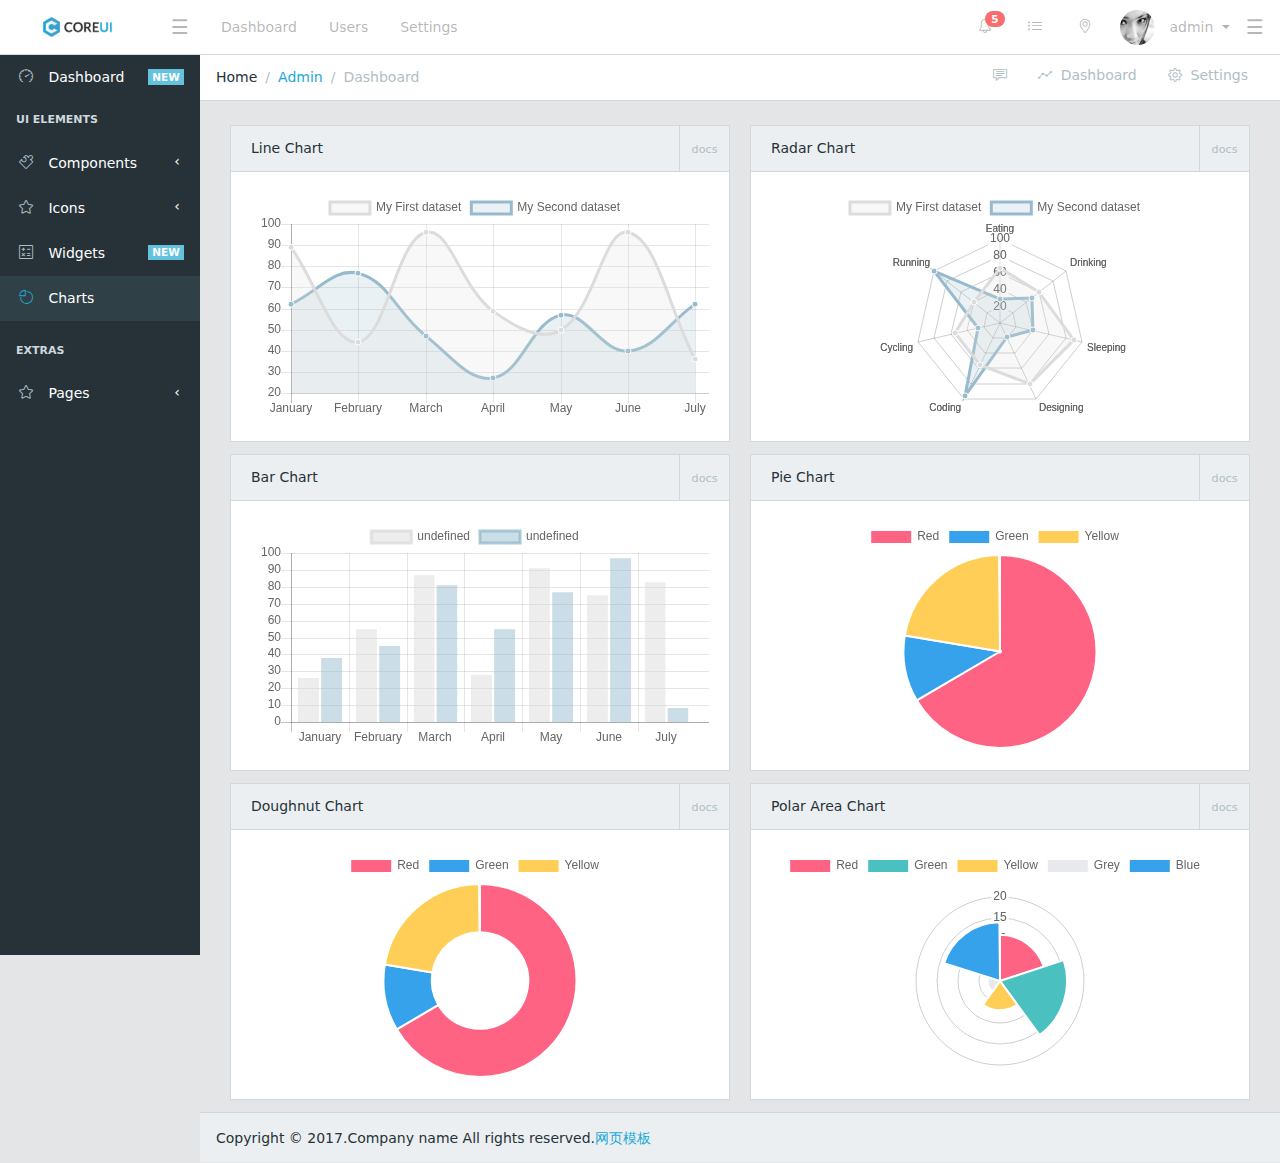
<file: html模版/COREUI/charts.html>
<!DOCTYPE html>
<html lang="en">

<head>

    <meta charset="utf-8">
    <meta http-equiv="X-UA-Compatible" content="IE=edge">
    <meta name="viewport" content="width=device-width, initial-scale=1, shrink-to-fit=no">
    <meta name="description" content="">
    <meta name="author" content="">
    <meta name="keyword" content="">
    <link rel="shortcut icon" href="img/favicon.png">

    <title></title>

    <!-- Icons -->
    <link href="css/font-awesome.min.css" rel="stylesheet">
    <link href="css/simple-line-icons.css" rel="stylesheet">

    <!-- Main styles for this application -->
    <link href="css/style.css" rel="stylesheet">

</head>



<body class="app header-fixed sidebar-fixed aside-menu-fixed aside-menu-hidden">
    <header class="app-header navbar">
        <button class="navbar-toggler mobile-sidebar-toggler hidden-lg-up" type="button">☰</button>
        <a class="navbar-brand" href="#"></a>
        <ul class="nav navbar-nav hidden-md-down">
            <li class="nav-item">
                <a class="nav-link navbar-toggler sidebar-toggler" href="#">☰</a>
            </li>

            <li class="nav-item px-1">
                <a class="nav-link" href="#">Dashboard</a>
            </li>
            <li class="nav-item px-1">
                <a class="nav-link" href="#">Users</a>
            </li>
            <li class="nav-item px-1">
                <a class="nav-link" href="#">Settings</a>
            </li>
        </ul>
        <ul class="nav navbar-nav ml-auto">
            <li class="nav-item hidden-md-down">
                <a class="nav-link" href="#"><i class="icon-bell"></i><span class="badge badge-pill badge-danger">5</span></a>
            </li>
            <li class="nav-item hidden-md-down">
                <a class="nav-link" href="#"><i class="icon-list"></i></a>
            </li>
            <li class="nav-item hidden-md-down">
                <a class="nav-link" href="#"><i class="icon-location-pin"></i></a>
            </li>
            <li class="nav-item dropdown">
                <a class="nav-link dropdown-toggle nav-link" data-toggle="dropdown" href="#" role="button" aria-haspopup="true" aria-expanded="false">
                    <img src="img/avatars/6.jpg" class="img-avatar" alt="admin@bootstrapmaster.com">
                    <span class="hidden-md-down">admin</span>
                </a>
                <div class="dropdown-menu dropdown-menu-right">

                    <div class="dropdown-header text-center">
                        <strong>Account</strong>
                    </div>

                    <a class="dropdown-item" href="#"><i class="fa fa-bell-o"></i> Updates<span class="badge badge-info">42</span></a>
                    <a class="dropdown-item" href="#"><i class="fa fa-envelope-o"></i> Messages<span class="badge badge-success">42</span></a>
                    <a class="dropdown-item" href="#"><i class="fa fa-tasks"></i> Tasks<span class="badge badge-danger">42</span></a>
                    <a class="dropdown-item" href="#"><i class="fa fa-comments"></i> Comments<span class="badge badge-warning">42</span></a>

                    <div class="dropdown-header text-center">
                        <strong>Settings</strong>
                    </div>

                    <a class="dropdown-item" href="#"><i class="fa fa-user"></i> Profile</a>
                    <a class="dropdown-item" href="#"><i class="fa fa-wrench"></i> Settings</a>
                    <a class="dropdown-item" href="#"><i class="fa fa-usd"></i> Payments<span class="badge badge-default">42</span></a>
                    <a class="dropdown-item" href="#"><i class="fa fa-file"></i> Projects<span class="badge badge-primary">42</span></a>
                    <div class="divider"></div>
                    <a class="dropdown-item" href="#"><i class="fa fa-shield"></i> Lock Account</a>
                    <a class="dropdown-item" href="#"><i class="fa fa-lock"></i> Logout</a>
                </div>
            </li>
            <li class="nav-item hidden-md-down">
                <a class="nav-link navbar-toggler aside-menu-toggler" href="#">☰</a>
            </li>

        </ul>
    </header>

    <div class="app-body">
        <div class="sidebar">
            <nav class="sidebar-nav">
                <ul class="nav">
                    <li class="nav-item">
                        <a class="nav-link" href="index.html"><i class="icon-speedometer"></i> Dashboard <span class="badge badge-info">NEW</span></a>
                    </li>

                    <li class="nav-title">
                        UI Elements
                    </li>
                    <li class="nav-item nav-dropdown">
                        <a class="nav-link nav-dropdown-toggle" href="#"><i class="icon-puzzle"></i> Components</a>
                        <ul class="nav-dropdown-items">
                            <li class="nav-item">
                                <a class="nav-link" href="components-buttons.html"><i class="icon-puzzle"></i> Buttons</a>
                            </li>
                            <li class="nav-item">
                                <a class="nav-link" href="components-social-buttons.html"><i class="icon-puzzle"></i> Social Buttons</a>
                            </li>
                            <li class="nav-item">
                                <a class="nav-link" href="components-cards.html"><i class="icon-puzzle"></i> Cards</a>
                            </li>
                            <li class="nav-item">
                                <a class="nav-link" href="components-forms.html"><i class="icon-puzzle"></i> Forms</a>
                            </li>
                            <li class="nav-item">
                                <a class="nav-link" href="components-modals.html"><i class="icon-puzzle"></i> Modals</a>
                            </li>
                            <li class="nav-item">
                                <a class="nav-link" href="components-switches.html"><i class="icon-puzzle"></i> Switches</a>
                            </li>
                            <li class="nav-item">
                                <a class="nav-link" href="components-tables.html"><i class="icon-puzzle"></i> Tables</a>
                            </li>
                            <li class="nav-item">
                                <a class="nav-link" href="components-tabs.html"><i class="icon-puzzle"></i> Tabs</a>
                            </li>
                        </ul>
                    </li>
                    <li class="nav-item nav-dropdown">
                        <a class="nav-link nav-dropdown-toggle" href="#"><i class="icon-star"></i> Icons</a>
                        <ul class="nav-dropdown-items">
                            <li class="nav-item">
                                <a class="nav-link" href="icons-font-awesome.html"><i class="icon-star"></i> Font Awesome</a>
                            </li>
                            <li class="nav-item">
                                <a class="nav-link" href="icons-simple-line-icons.html"><i class="icon-star"></i> Simple Line Icons</a>
                            </li>
                        </ul>
                    </li>
                    <li class="nav-item">
                        <a class="nav-link" href="widgets.html"><i class="icon-calculator"></i> Widgets <span class="badge badge-info">NEW</span></a>
                    </li>
                    <li class="nav-item">
                        <a class="nav-link" href="charts.html"><i class="icon-pie-chart"></i> Charts</a>
                    </li>
                    <li class="divider"></li>
                    <li class="nav-title">
                        Extras
                    </li>
                    <li class="nav-item nav-dropdown">
                        <a class="nav-link nav-dropdown-toggle" href="#"><i class="icon-star"></i> Pages</a>
                        <ul class="nav-dropdown-items">
                            <li class="nav-item">
                                <a class="nav-link" href="pages-login.html" target="_top"><i class="icon-star"></i> Login</a>
                            </li>
                            <li class="nav-item">
                                <a class="nav-link" href="pages-register.html" target="_top"><i class="icon-star"></i> Register</a>
                            </li>
                            <li class="nav-item">
                                <a class="nav-link" href="pages-404.html" target="_top"><i class="icon-star"></i> Error 404</a>
                            </li>
                            <li class="nav-item">
                                <a class="nav-link" href="pages-500.html" target="_top"><i class="icon-star"></i> Error 500</a>
                            </li>
                        </ul>
                    </li>

                </ul>
            </nav>
        </div>

        <!-- Main content -->
        <main class="main">

            <!-- Breadcrumb -->
            <ol class="breadcrumb">
                <li class="breadcrumb-item">Home</li>
                <li class="breadcrumb-item"><a href="#">Admin</a>
                </li>
                <li class="breadcrumb-item active">Dashboard</li>

                <!-- Breadcrumb Menu-->
                <li class="breadcrumb-menu hidden-md-down">
                    <div class="btn-group" role="group" aria-label="Button group with nested dropdown">
                        <a class="btn btn-secondary" href="#"><i class="icon-speech"></i></a>
                        <a class="btn btn-secondary" href="./"><i class="icon-graph"></i> &nbsp;Dashboard</a>
                        <a class="btn btn-secondary" href="#"><i class="icon-settings"></i> &nbsp;Settings</a>
                    </div>
                </li>
            </ol>


            <div class="container-fluid">



                <div class="animated fadeIn">
                    <div class="card-columns cols-2">
                        <div class="card">
                            <div class="card-header">
                                Line Chart
                                <div class="card-actions">
                                    <a href="">
                                        <small class="text-muted">docs</small>
                                    </a>
                                </div>
                            </div>
                            <div class="card-block">
                                <div class="chart-wrapper">
                                    <canvas id="canvas-1"></canvas>
                                </div>
                            </div>
                        </div>
                        <div class="card">
                            <div class="card-header">
                                Bar Chart
                                <div class="card-actions">
                                    <a href="">
                                        <small class="text-muted">docs</small>
                                    </a>
                                </div>
                            </div>
                            <div class="card-block">
                                <div class="chart-wrapper">
                                    <canvas id="canvas-2"></canvas>
                                </div>
                            </div>
                        </div>
                        <div class="card">
                            <div class="card-header">
                                Doughnut Chart
                                <div class="card-actions">
                                    <a href="">
                                        <small class="text-muted">docs</small>
                                    </a>
                                </div>
                            </div>
                            <div class="card-block">
                                <div class="chart-wrapper">
                                    <canvas id="canvas-3"></canvas>
                                </div>
                            </div>
                        </div>
                        <div class="card">
                            <div class="card-header">
                                Radar Chart
                                <div class="card-actions">
                                    <a href="">
                                        <small class="text-muted">docs</small>
                                    </a>
                                </div>
                            </div>
                            <div class="card-block">
                                <div class="chart-wrapper">
                                    <canvas id="canvas-4"></canvas>
                                </div>
                            </div>
                        </div>
                        <div class="card">
                            <div class="card-header">
                                Pie Chart
                                <div class="card-actions">
                                    <a href="">
                                        <small class="text-muted">docs</small>
                                    </a>
                                </div>
                            </div>
                            <div class="card-block">
                                <div class="chart-wrapper">
                                    <canvas id="canvas-5"></canvas>
                                </div>
                            </div>
                        </div>
                        <div class="card">
                            <div class="card-header">
                                Polar Area Chart
                                <div class="card-actions">
                                    <a href="">
                                        <small class="text-muted">docs</small>
                                    </a>
                                </div>
                            </div>
                            <div class="card-block">
                                <div class="chart-wrapper">
                                    <canvas id="canvas-6"></canvas>
                                </div>
                            </div>
                        </div>
                    </div>
                </div>

            </div>
            <!-- /.conainer-fluid -->
        </main>

        <aside class="aside-menu">
            <ul class="nav nav-tabs" role="tablist">
                <li class="nav-item">
                    <a class="nav-link active" data-toggle="tab" href="#timeline" role="tab"><i class="icon-list"></i></a>
                </li>
                <li class="nav-item">
                    <a class="nav-link" data-toggle="tab" href="#messages" role="tab"><i class="icon-speech"></i></a>
                </li>
                <li class="nav-item">
                    <a class="nav-link" data-toggle="tab" href="#settings" role="tab"><i class="icon-settings"></i></a>
                </li>
            </ul>

            <!-- Tab panes -->
            <div class="tab-content">
                <div class="tab-pane active" id="timeline" role="tabpanel">
                    <div class="callout m-0 py-h text-muted text-center bg-faded text-uppercase">
                        <small><b>Today</b>
                        </small>
                    </div>
                    <hr class="transparent mx-1 my-0">
                    <div class="callout callout-warning m-0 py-1">
                        <div class="avatar float-right">
                            <img src="img/avatars/7.jpg" class="img-avatar" alt="admin@bootstrapmaster.com">
                        </div>
                        <div>Meeting with
                            <strong>Lucas</strong>
                        </div>
                        <small class="text-muted mr-1"><i class="icon-calendar"></i>&nbsp; 1 - 3pm</small>
                        <small class="text-muted"><i class="icon-location-pin"></i>&nbsp; Palo Alto, CA</small>
                    </div>
                    <hr class="mx-1 my-0">
                    <div class="callout callout-info m-0 py-1">
                        <div class="avatar float-right">
                            <img src="img/avatars/4.jpg" class="img-avatar" alt="admin@bootstrapmaster.com">
                        </div>
                        <div>Skype with
                            <strong>Megan</strong>
                        </div>
                        <small class="text-muted mr-1"><i class="icon-calendar"></i>&nbsp; 4 - 5pm</small>
                        <small class="text-muted"><i class="icon-social-skype"></i>&nbsp; On-line</small>
                    </div>
                    <hr class="transparent mx-1 my-0">
                    <div class="callout m-0 py-h text-muted text-center bg-faded text-uppercase">
                        <small><b>Tomorrow</b>
                        </small>
                    </div>
                    <hr class="transparent mx-1 my-0">
                    <div class="callout callout-danger m-0 py-1">
                        <div>New UI Project -
                            <strong>deadline</strong>
                        </div>
                        <small class="text-muted mr-1"><i class="icon-calendar"></i>&nbsp; 10 - 11pm</small>
                        <small class="text-muted"><i class="icon-home"></i>&nbsp; creativeLabs HQ</small>
                        <div class="avatars-stack mt-h">
                            <div class="avatar avatar-xs">
                                <img src="img/avatars/2.jpg" class="img-avatar" alt="admin@bootstrapmaster.com">
                            </div>
                            <div class="avatar avatar-xs">
                                <img src="img/avatars/3.jpg" class="img-avatar" alt="admin@bootstrapmaster.com">
                            </div>
                            <div class="avatar avatar-xs">
                                <img src="img/avatars/4.jpg" class="img-avatar" alt="admin@bootstrapmaster.com">
                            </div>
                            <div class="avatar avatar-xs">
                                <img src="img/avatars/5.jpg" class="img-avatar" alt="admin@bootstrapmaster.com">
                            </div>
                            <div class="avatar avatar-xs">
                                <img src="img/avatars/6.jpg" class="img-avatar" alt="admin@bootstrapmaster.com">
                            </div>
                        </div>
                    </div>
                    <hr class="mx-1 my-0">
                    <div class="callout callout-success m-0 py-1">
                        <div>
                            <strong>#10 Startups.Garden</strong>Meetup</div>
                        <small class="text-muted mr-1"><i class="icon-calendar"></i>&nbsp; 1 - 3pm</small>
                        <small class="text-muted"><i class="icon-location-pin"></i>&nbsp; Palo Alto, CA</small>
                    </div>
                    <hr class="mx-1 my-0">
                    <div class="callout callout-primary m-0 py-1">
                        <div>
                            <strong>Team meeting</strong>
                        </div>
                        <small class="text-muted mr-1"><i class="icon-calendar"></i>&nbsp; 4 - 6pm</small>
                        <small class="text-muted"><i class="icon-home"></i>&nbsp; creativeLabs HQ</small>
                        <div class="avatars-stack mt-h">
                            <div class="avatar avatar-xs">
                                <img src="img/avatars/2.jpg" class="img-avatar" alt="admin@bootstrapmaster.com">
                            </div>
                            <div class="avatar avatar-xs">
                                <img src="img/avatars/3.jpg" class="img-avatar" alt="admin@bootstrapmaster.com">
                            </div>
                            <div class="avatar avatar-xs">
                                <img src="img/avatars/4.jpg" class="img-avatar" alt="admin@bootstrapmaster.com">
                            </div>
                            <div class="avatar avatar-xs">
                                <img src="img/avatars/5.jpg" class="img-avatar" alt="admin@bootstrapmaster.com">
                            </div>
                            <div class="avatar avatar-xs">
                                <img src="img/avatars/6.jpg" class="img-avatar" alt="admin@bootstrapmaster.com">
                            </div>
                            <div class="avatar avatar-xs">
                                <img src="img/avatars/7.jpg" class="img-avatar" alt="admin@bootstrapmaster.com">
                            </div>
                            <div class="avatar avatar-xs">
                                <img src="img/avatars/8.jpg" class="img-avatar" alt="admin@bootstrapmaster.com">
                            </div>
                        </div>
                    </div>
                    <hr class="mx-1 my-0">
                </div>
                <div class="tab-pane p-1" id="messages" role="tabpanel">
                    <div class="message">
                        <div class="py-1 pb-3 mr-1 float-left">
                            <div class="avatar">
                                <img src="img/avatars/7.jpg" class="img-avatar" alt="admin@bootstrapmaster.com">
                                <span class="avatar-status badge-success"></span>
                            </div>
                        </div>
                        <div>
                            <small class="text-muted">Lukasz Holeczek</small>
                            <small class="text-muted float-right mt-q">1:52 PM</small>
                        </div>
                        <div class="text-truncate font-weight-bold">Lorem ipsum dolor sit amet</div>
                        <small class="text-muted">Lorem ipsum dolor sit amet, consectetur adipisicing elit, sed do eiusmod tempor incididunt...</small>
                    </div>
                    <hr>
                    <div class="message">
                        <div class="py-1 pb-3 mr-1 float-left">
                            <div class="avatar">
                                <img src="img/avatars/7.jpg" class="img-avatar" alt="admin@bootstrapmaster.com">
                                <span class="avatar-status badge-success"></span>
                            </div>
                        </div>
                        <div>
                            <small class="text-muted">Lukasz Holeczek</small>
                            <small class="text-muted float-right mt-q">1:52 PM</small>
                        </div>
                        <div class="text-truncate font-weight-bold">Lorem ipsum dolor sit amet</div>
                        <small class="text-muted">Lorem ipsum dolor sit amet, consectetur adipisicing elit, sed do eiusmod tempor incididunt...</small>
                    </div>
                    <hr>
                    <div class="message">
                        <div class="py-1 pb-3 mr-1 float-left">
                            <div class="avatar">
                                <img src="img/avatars/7.jpg" class="img-avatar" alt="admin@bootstrapmaster.com">
                                <span class="avatar-status badge-success"></span>
                            </div>
                        </div>
                        <div>
                            <small class="text-muted">Lukasz Holeczek</small>
                            <small class="text-muted float-right mt-q">1:52 PM</small>
                        </div>
                        <div class="text-truncate font-weight-bold">Lorem ipsum dolor sit amet</div>
                        <small class="text-muted">Lorem ipsum dolor sit amet, consectetur adipisicing elit, sed do eiusmod tempor incididunt...</small>
                    </div>
                    <hr>
                    <div class="message">
                        <div class="py-1 pb-3 mr-1 float-left">
                            <div class="avatar">
                                <img src="img/avatars/7.jpg" class="img-avatar" alt="admin@bootstrapmaster.com">
                                <span class="avatar-status badge-success"></span>
                            </div>
                        </div>
                        <div>
                            <small class="text-muted">Lukasz Holeczek</small>
                            <small class="text-muted float-right mt-q">1:52 PM</small>
                        </div>
                        <div class="text-truncate font-weight-bold">Lorem ipsum dolor sit amet</div>
                        <small class="text-muted">Lorem ipsum dolor sit amet, consectetur adipisicing elit, sed do eiusmod tempor incididunt...</small>
                    </div>
                    <hr>
                    <div class="message">
                        <div class="py-1 pb-3 mr-1 float-left">
                            <div class="avatar">
                                <img src="img/avatars/7.jpg" class="img-avatar" alt="admin@bootstrapmaster.com">
                                <span class="avatar-status badge-success"></span>
                            </div>
                        </div>
                        <div>
                            <small class="text-muted">Lukasz Holeczek</small>
                            <small class="text-muted float-right mt-q">1:52 PM</small>
                        </div>
                        <div class="text-truncate font-weight-bold">Lorem ipsum dolor sit amet</div>
                        <small class="text-muted">Lorem ipsum dolor sit amet, consectetur adipisicing elit, sed do eiusmod tempor incididunt...</small>
                    </div>
                </div>
                <div class="tab-pane p-1" id="settings" role="tabpanel">
                    <h6>Settings</h6>

                    <div class="aside-options">
                        <div class="clearfix mt-2">
                            <small><b>Option 1</b>
                            </small>
                            <label class="switch switch-text switch-pill switch-success switch-sm float-right">
                                <input type="checkbox" class="switch-input" checked="">
                                <span class="switch-label" data-on="On" data-off="Off"></span>
                                <span class="switch-handle"></span>
                            </label>
                        </div>
                        <div>
                            <small class="text-muted">Lorem ipsum dolor sit amet, consectetur adipisicing elit, sed do eiusmod tempor incididunt ut labore et dolore magna aliqua.</small>
                        </div>
                    </div>

                    <div class="aside-options">
                        <div class="clearfix mt-1">
                            <small><b>Option 2</b>
                            </small>
                            <label class="switch switch-text switch-pill switch-success switch-sm float-right">
                                <input type="checkbox" class="switch-input">
                                <span class="switch-label" data-on="On" data-off="Off"></span>
                                <span class="switch-handle"></span>
                            </label>
                        </div>
                        <div>
                            <small class="text-muted">Lorem ipsum dolor sit amet, consectetur adipisicing elit, sed do eiusmod tempor incididunt ut labore et dolore magna aliqua.</small>
                        </div>
                    </div>

                    <div class="aside-options">
                        <div class="clearfix mt-1">
                            <small><b>Option 3</b>
                            </small>
                            <label class="switch switch-text switch-pill switch-success switch-sm float-right">
                                <input type="checkbox" class="switch-input">
                                <span class="switch-label" data-on="On" data-off="Off"></span>
                                <span class="switch-handle"></span>
                            </label>
                        </div>
                    </div>

                    <div class="aside-options">
                        <div class="clearfix mt-1">
                            <small><b>Option 4</b>
                            </small>
                            <label class="switch switch-text switch-pill switch-success switch-sm float-right">
                                <input type="checkbox" class="switch-input" checked="">
                                <span class="switch-label" data-on="On" data-off="Off"></span>
                                <span class="switch-handle"></span>
                            </label>
                        </div>
                    </div>

                    <hr>
                    <h6>System Utilization</h6>

                    <div class="text-uppercase mb-q mt-2">
                        <small><b>CPU Usage</b>
                        </small>
                    </div>
                    <div class="progress progress-xs">
                        <div class="progress-bar bg-info" role="progressbar" style="width: 25%" aria-valuenow="25" aria-valuemin="0" aria-valuemax="100"></div>
                    </div>
                    <small class="text-muted">348 Processes. 1/4 Cores.</small>

                    <div class="text-uppercase mb-q mt-h">
                        <small><b>Memory Usage</b>
                        </small>
                    </div>
                    <div class="progress progress-xs">
                        <div class="progress-bar bg-warning" role="progressbar" style="width: 70%" aria-valuenow="70" aria-valuemin="0" aria-valuemax="100"></div>
                    </div>
                    <small class="text-muted">11444GB/16384MB</small>

                    <div class="text-uppercase mb-q mt-h">
                        <small><b>SSD 1 Usage</b>
                        </small>
                    </div>
                    <div class="progress progress-xs">
                        <div class="progress-bar bg-danger" role="progressbar" style="width: 95%" aria-valuenow="95" aria-valuemin="0" aria-valuemax="100"></div>
                    </div>
                    <small class="text-muted">243GB/256GB</small>

                    <div class="text-uppercase mb-q mt-h">
                        <small><b>SSD 2 Usage</b>
                        </small>
                    </div>
                    <div class="progress progress-xs">
                        <div class="progress-bar bg-success" role="progressbar" style="width: 10%" aria-valuenow="10" aria-valuemin="0" aria-valuemax="100"></div>
                    </div>
                    <small class="text-muted">25GB/256GB</small>
                </div>
            </div>
        </aside>


    </div>

    <footer class="app-footer">
Copyright &copy; 2017.Company name All rights reserved.<a target="_blank" href="http://www.mycodes.net/">&#x7F51;&#x9875;&#x6A21;&#x677F;</a>    </footer>

    <!-- Bootstrap and necessary plugins -->
	<script src="assets/js/libs/jquery.min.js"></script>
	<script src="assets/js/libs/tether.min.js"></script>
	<script src="assets/js/libs/bootstrap.min.js"></script>
	<script src="assets/js/libs/pace.min.js"></script>
	<!-- Plugins and scripts required by all views -->
	<script src="assets/js/libs/Chart.min.js"></script>


    <!-- GenesisUI main scripts -->

    <script src="js/app.js"></script>





    <!-- Plugins and scripts required by this views -->

    <!-- Custom scripts required by this view -->
    <script src="js/views/charts.js"></script>

</body>

</html>
</file>
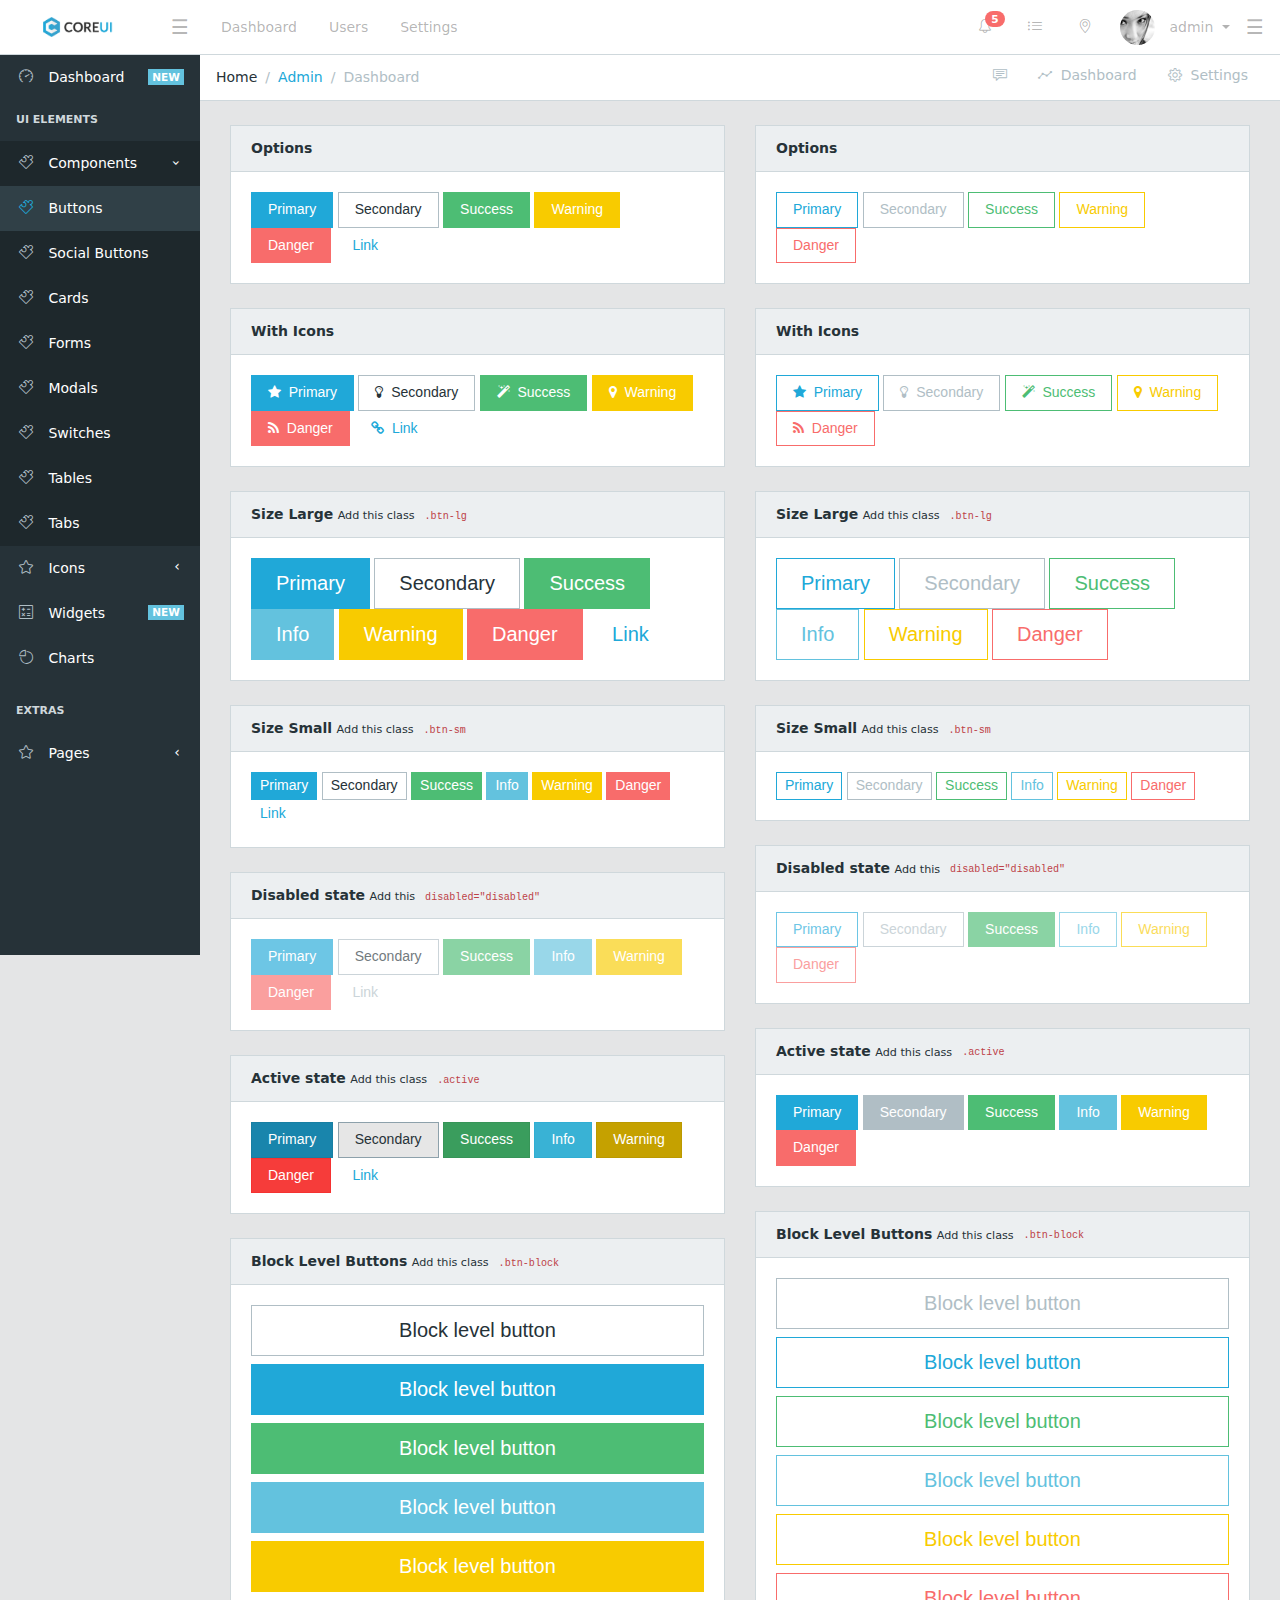
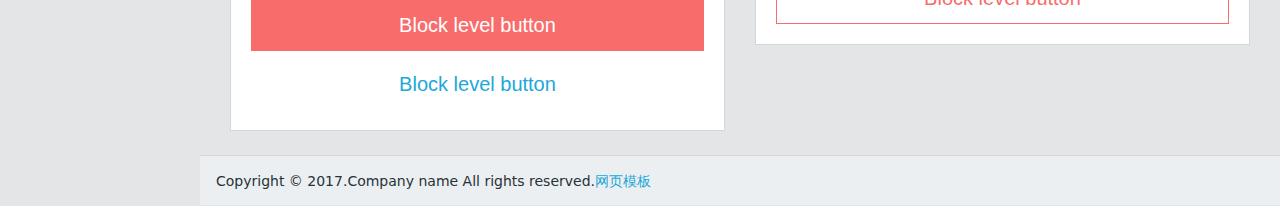
<file: html模版/COREUI/components-buttons.html>
<!DOCTYPE html>
<html lang="en">

<head>

    <meta charset="utf-8">
    <meta http-equiv="X-UA-Compatible" content="IE=edge">
    <meta name="viewport" content="width=device-width, initial-scale=1, shrink-to-fit=no">
    <meta name="description" content="">
    <meta name="author" content="">
    <meta name="keyword" content="">
    <link rel="shortcut icon" href="img/favicon.png">

    <title></title>

    <!-- Icons -->
    <link href="css/font-awesome.min.css" rel="stylesheet">
    <link href="css/simple-line-icons.css" rel="stylesheet">

    <!-- Main styles for this application -->
    <link href="css/style.css" rel="stylesheet">

</head>



<body class="app header-fixed sidebar-fixed aside-menu-fixed aside-menu-hidden">
    <header class="app-header navbar">
        <button class="navbar-toggler mobile-sidebar-toggler hidden-lg-up" type="button">☰</button>
        <a class="navbar-brand" href="#"></a>
        <ul class="nav navbar-nav hidden-md-down">
            <li class="nav-item">
                <a class="nav-link navbar-toggler sidebar-toggler" href="#">☰</a>
            </li>

            <li class="nav-item px-1">
                <a class="nav-link" href="#">Dashboard</a>
            </li>
            <li class="nav-item px-1">
                <a class="nav-link" href="#">Users</a>
            </li>
            <li class="nav-item px-1">
                <a class="nav-link" href="#">Settings</a>
            </li>
        </ul>
        <ul class="nav navbar-nav ml-auto">
            <li class="nav-item hidden-md-down">
                <a class="nav-link" href="#"><i class="icon-bell"></i><span class="badge badge-pill badge-danger">5</span></a>
            </li>
            <li class="nav-item hidden-md-down">
                <a class="nav-link" href="#"><i class="icon-list"></i></a>
            </li>
            <li class="nav-item hidden-md-down">
                <a class="nav-link" href="#"><i class="icon-location-pin"></i></a>
            </li>
            <li class="nav-item dropdown">
                <a class="nav-link dropdown-toggle nav-link" data-toggle="dropdown" href="#" role="button" aria-haspopup="true" aria-expanded="false">
                    <img src="img/avatars/6.jpg" class="img-avatar" alt="admin@bootstrapmaster.com">
                    <span class="hidden-md-down">admin</span>
                </a>
                <div class="dropdown-menu dropdown-menu-right">

                    <div class="dropdown-header text-center">
                        <strong>Account</strong>
                    </div>

                    <a class="dropdown-item" href="#"><i class="fa fa-bell-o"></i> Updates<span class="badge badge-info">42</span></a>
                    <a class="dropdown-item" href="#"><i class="fa fa-envelope-o"></i> Messages<span class="badge badge-success">42</span></a>
                    <a class="dropdown-item" href="#"><i class="fa fa-tasks"></i> Tasks<span class="badge badge-danger">42</span></a>
                    <a class="dropdown-item" href="#"><i class="fa fa-comments"></i> Comments<span class="badge badge-warning">42</span></a>

                    <div class="dropdown-header text-center">
                        <strong>Settings</strong>
                    </div>

                    <a class="dropdown-item" href="#"><i class="fa fa-user"></i> Profile</a>
                    <a class="dropdown-item" href="#"><i class="fa fa-wrench"></i> Settings</a>
                    <a class="dropdown-item" href="#"><i class="fa fa-usd"></i> Payments<span class="badge badge-default">42</span></a>
                    <a class="dropdown-item" href="#"><i class="fa fa-file"></i> Projects<span class="badge badge-primary">42</span></a>
                    <div class="divider"></div>
                    <a class="dropdown-item" href="#"><i class="fa fa-shield"></i> Lock Account</a>
                    <a class="dropdown-item" href="#"><i class="fa fa-lock"></i> Logout</a>
                </div>
            </li>
            <li class="nav-item hidden-md-down">
                <a class="nav-link navbar-toggler aside-menu-toggler" href="#">☰</a>
            </li>

        </ul>
    </header>

    <div class="app-body">
        <div class="sidebar">
            <nav class="sidebar-nav">
                <ul class="nav">
                    <li class="nav-item">
                        <a class="nav-link" href="index.html"><i class="icon-speedometer"></i> Dashboard <span class="badge badge-info">NEW</span></a>
                    </li>

                    <li class="nav-title">
                        UI Elements
                    </li>
                    <li class="nav-item nav-dropdown">
                        <a class="nav-link nav-dropdown-toggle" href="#"><i class="icon-puzzle"></i> Components</a>
                        <ul class="nav-dropdown-items">
                            <li class="nav-item">
                                <a class="nav-link" href="components-buttons.html"><i class="icon-puzzle"></i> Buttons</a>
                            </li>
                            <li class="nav-item">
                                <a class="nav-link" href="components-social-buttons.html"><i class="icon-puzzle"></i> Social Buttons</a>
                            </li>
                            <li class="nav-item">
                                <a class="nav-link" href="components-cards.html"><i class="icon-puzzle"></i> Cards</a>
                            </li>
                            <li class="nav-item">
                                <a class="nav-link" href="components-forms.html"><i class="icon-puzzle"></i> Forms</a>
                            </li>
                            <li class="nav-item">
                                <a class="nav-link" href="components-modals.html"><i class="icon-puzzle"></i> Modals</a>
                            </li>
                            <li class="nav-item">
                                <a class="nav-link" href="components-switches.html"><i class="icon-puzzle"></i> Switches</a>
                            </li>
                            <li class="nav-item">
                                <a class="nav-link" href="components-tables.html"><i class="icon-puzzle"></i> Tables</a>
                            </li>
                            <li class="nav-item">
                                <a class="nav-link" href="components-tabs.html"><i class="icon-puzzle"></i> Tabs</a>
                            </li>
                        </ul>
                    </li>
                    <li class="nav-item nav-dropdown">
                        <a class="nav-link nav-dropdown-toggle" href="#"><i class="icon-star"></i> Icons</a>
                        <ul class="nav-dropdown-items">
                            <li class="nav-item">
                                <a class="nav-link" href="icons-font-awesome.html"><i class="icon-star"></i> Font Awesome</a>
                            </li>
                            <li class="nav-item">
                                <a class="nav-link" href="icons-simple-line-icons.html"><i class="icon-star"></i> Simple Line Icons</a>
                            </li>
                        </ul>
                    </li>
                    <li class="nav-item">
                        <a class="nav-link" href="widgets.html"><i class="icon-calculator"></i> Widgets <span class="badge badge-info">NEW</span></a>
                    </li>
                    <li class="nav-item">
                        <a class="nav-link" href="charts.html"><i class="icon-pie-chart"></i> Charts</a>
                    </li>
                    <li class="divider"></li>
                    <li class="nav-title">
                        Extras
                    </li>
                    <li class="nav-item nav-dropdown">
                        <a class="nav-link nav-dropdown-toggle" href="#"><i class="icon-star"></i> Pages</a>
                        <ul class="nav-dropdown-items">
                            <li class="nav-item">
                                <a class="nav-link" href="pages-login.html" target="_top"><i class="icon-star"></i> Login</a>
                            </li>
                            <li class="nav-item">
                                <a class="nav-link" href="pages-register.html" target="_top"><i class="icon-star"></i> Register</a>
                            </li>
                            <li class="nav-item">
                                <a class="nav-link" href="pages-404.html" target="_top"><i class="icon-star"></i> Error 404</a>
                            </li>
                            <li class="nav-item">
                                <a class="nav-link" href="pages-500.html" target="_top"><i class="icon-star"></i> Error 500</a>
                            </li>
                        </ul>
                    </li>

                </ul>
            </nav>
        </div>

        <!-- Main content -->
        <main class="main">

            <!-- Breadcrumb -->
            <ol class="breadcrumb">
                <li class="breadcrumb-item">Home</li>
                <li class="breadcrumb-item"><a href="#">Admin</a>
                </li>
                <li class="breadcrumb-item active">Dashboard</li>

                <!-- Breadcrumb Menu-->
                <li class="breadcrumb-menu hidden-md-down">
                    <div class="btn-group" role="group" aria-label="Button group with nested dropdown">
                        <a class="btn btn-secondary" href="#"><i class="icon-speech"></i></a>
                        <a class="btn btn-secondary" href="./"><i class="icon-graph"></i> &nbsp;Dashboard</a>
                        <a class="btn btn-secondary" href="#"><i class="icon-settings"></i> &nbsp;Settings</a>
                    </div>
                </li>
            </ol>


            <div class="container-fluid">
                <div class="animated fadeIn">
                    <div class="row">

                        <div class="col-md-6">

                            <div class="card">
                                <div class="card-header">
                                    <strong>Options</strong>
                                </div>
                                <div class="card-block">
                                    <!-- Provides extra visual weight and identifies the primary action in a set of buttons -->
                                    <button type="button" class="btn btn-primary">Primary</button>

                                    <!-- Secondary, outline button -->
                                    <button type="button" class="btn btn-secondary">Secondary</button>

                                    <!-- Indicates a successful or positive action -->
                                    <button type="button" class="btn btn-success">Success</button>

                                    <!-- Indicates caution should be taken with this action -->
                                    <button type="button" class="btn btn-warning">Warning</button>

                                    <!-- Indicates a dangerous or potentially negative action -->
                                    <button type="button" class="btn btn-danger">Danger</button>

                                    <!-- Deemphasize a button by making it look like a link while maintaining button behavior -->
                                    <button type="button" class="btn btn-link">Link</button>
                                </div>
                            </div>

                            <div class="card">
                                <div class="card-header">
                                    <strong>With Icons</strong>
                                </div>
                                <div class="card-block">
                                    <button type="button" class="btn btn-primary"><i class="fa fa-star"></i>&nbsp; Primary</button>
                                    <button type="button" class="btn btn-secondary"><i class="fa fa-lightbulb-o"></i>&nbsp; Secondary</button>
                                    <button type="button" class="btn btn-success"><i class="fa fa-magic"></i>&nbsp; Success</button>
                                    <button type="button" class="btn btn-warning"><i class="fa fa-map-marker"></i>&nbsp; Warning</button>
                                    <button type="button" class="btn btn-danger"><i class="fa fa-rss"></i>&nbsp; Danger</button>
                                    <button type="button" class="btn btn-link"><i class="fa fa-link"></i>&nbsp; Link</button>
                                </div>
                            </div>

                            <div class="card">
                                <div class="card-header">
                                    <strong>Size Large</strong>
                                    <small>Add this class
                                        <code>.btn-lg</code>
                                    </small>
                                </div>
                                <div class="card-block">
                                    <button type="button" class="btn btn-primary btn-lg">Primary</button>
                                    <button type="button" class="btn btn-secondary btn-lg">Secondary</button>
                                    <button type="button" class="btn btn-success btn-lg">Success</button>
                                    <button type="button" class="btn btn-info btn-lg">Info</button>
                                    <button type="button" class="btn btn-warning btn-lg">Warning</button>
                                    <button type="button" class="btn btn-danger btn-lg">Danger</button>
                                    <button type="button" class="btn btn-link btn-lg">Link</button>
                                </div>
                            </div>

                            <div class="card">
                                <div class="card-header">
                                    <strong>Size Small</strong>
                                    <small>Add this class
                                        <code>.btn-sm</code>
                                    </small>
                                </div>
                                <div class="card-block">
                                    <button type="button" class="btn btn-primary btn-sm">Primary</button>
                                    <button type="button" class="btn btn-secondary btn-sm">Secondary</button>
                                    <button type="button" class="btn btn-success btn-sm">Success</button>
                                    <button type="button" class="btn btn-info btn-sm">Info</button>
                                    <button type="button" class="btn btn-warning btn-sm">Warning</button>
                                    <button type="button" class="btn btn-danger btn-sm">Danger</button>
                                    <button type="button" class="btn btn-link btn-sm">Link</button>
                                </div>
                            </div>

                            <div class="card">
                                <div class="card-header">
                                    <strong>Disabled state</strong>
                                    <small>Add this
                                        <code>disabled="disabled"</code>
                                    </small>
                                </div>
                                <div class="card-block">
                                    <button type="button" class="btn btn-primary" disabled="disabled">Primary</button>
                                    <button type="button" class="btn btn-secondary" disabled="disabled">Secondary</button>
                                    <button type="button" class="btn btn-success" disabled="disabled">Success</button>
                                    <button type="button" class="btn btn-info" disabled="disabled">Info</button>
                                    <button type="button" class="btn btn-warning" disabled="disabled">Warning</button>
                                    <button type="button" class="btn btn-danger" disabled="disabled">Danger</button>
                                    <button type="button" class="btn btn-link" disabled="disabled">Link</button>
                                </div>
                            </div>

                            <div class="card">
                                <div class="card-header">
                                    <strong>Active state</strong>
                                    <small>Add this class
                                        <code>.active</code>
                                    </small>
                                </div>
                                <div class="card-block">
                                    <button type="button" class="btn btn-primary active">Primary</button>
                                    <button type="button" class="btn btn-secondary active">Secondary</button>
                                    <button type="button" class="btn btn-success active">Success</button>
                                    <button type="button" class="btn btn-info active">Info</button>
                                    <button type="button" class="btn btn-warning active">Warning</button>
                                    <button type="button" class="btn btn-danger active">Danger</button>
                                    <button type="button" class="btn btn-link active">Link</button>
                                </div>
                            </div>

                            <div class="card">
                                <div class="card-header">
                                    <strong>Block Level Buttons</strong>
                                    <small>Add this class
                                        <code>.btn-block</code>
                                    </small>
                                </div>
                                <div class="card-block">
                                    <button type="button" class="btn btn-secondary btn-lg btn-block">Block level button</button>
                                    <button type="button" class="btn btn-primary btn-lg btn-block">Block level button</button>
                                    <button type="button" class="btn btn-success btn-lg btn-block">Block level button</button>
                                    <button type="button" class="btn btn-info btn-lg btn-block">Block level button</button>
                                    <button type="button" class="btn btn-warning btn-lg btn-block">Block level button</button>
                                    <button type="button" class="btn btn-danger btn-lg btn-block">Block level button</button>
                                    <button type="button" class="btn btn-link btn-lg btn-block">Block level button</button>
                                </div>
                            </div>

                        </div>
                        <!--/.col-->

                        <div class="col-md-6">

                            <div class="card">
                                <div class="card-header">
                                    <strong>Options</strong>
                                </div>
                                <div class="card-block">
                                    <!-- Provides extra visual weight and identifies the primary action in a set of buttons -->
                                    <button type="button" class="btn btn-outline-primary">Primary</button>

                                    <!-- Secondary, outline button -->
                                    <button type="button" class="btn btn-outline-secondary">Secondary</button>

                                    <!-- Indicates a successful or positive action -->
                                    <button type="button" class="btn btn-outline-success">Success</button>

                                    <!-- Indicates caution should be taken with this action -->
                                    <button type="button" class="btn btn-outline-warning">Warning</button>

                                    <!-- Indicates a dangerous or potentially negative action -->
                                    <button type="button" class="btn btn-outline-danger">Danger</button>

                                </div>
                            </div>

                            <div class="card">
                                <div class="card-header">
                                    <strong>With Icons</strong>
                                </div>
                                <div class="card-block">
                                    <button type="button" class="btn btn-outline-primary"><i class="fa fa-star"></i>&nbsp; Primary</button>
                                    <button type="button" class="btn btn-outline-secondary"><i class="fa fa-lightbulb-o"></i>&nbsp; Secondary</button>
                                    <button type="button" class="btn btn-outline-success"><i class="fa fa-magic"></i>&nbsp; Success</button>
                                    <button type="button" class="btn btn-outline-warning"><i class="fa fa-map-marker"></i>&nbsp; Warning</button>
                                    <button type="button" class="btn btn-outline-danger"><i class="fa fa-rss"></i>&nbsp; Danger</button>
                                </div>
                            </div>

                            <div class="card">
                                <div class="card-header">
                                    <strong>Size Large</strong>
                                    <small>Add this class
                                        <code>.btn-lg</code>
                                    </small>
                                </div>
                                <div class="card-block">
                                    <button type="button" class="btn btn-outline-primary btn-lg">Primary</button>
                                    <button type="button" class="btn btn-outline-secondary btn-lg">Secondary</button>
                                    <button type="button" class="btn btn-outline-success btn-lg">Success</button>
                                    <button type="button" class="btn btn-outline-info btn-lg">Info</button>
                                    <button type="button" class="btn btn-outline-warning btn-lg">Warning</button>
                                    <button type="button" class="btn btn-outline-danger btn-lg">Danger</button>
                                </div>
                            </div>

                            <div class="card">
                                <div class="card-header">
                                    <strong>Size Small</strong>
                                    <small>Add this class
                                        <code>.btn-sm</code>
                                    </small>
                                </div>
                                <div class="card-block">
                                    <button type="button" class="btn btn-outline-primary btn-sm">Primary</button>
                                    <button type="button" class="btn btn-outline-secondary btn-sm">Secondary</button>
                                    <button type="button" class="btn btn-outline-success btn-sm">Success</button>
                                    <button type="button" class="btn btn-outline-info btn-sm">Info</button>
                                    <button type="button" class="btn btn-outline-warning btn-sm">Warning</button>
                                    <button type="button" class="btn btn-outline-danger btn-sm">Danger</button>
                                </div>
                            </div>

                            <div class="card">
                                <div class="card-header">
                                    <strong>Disabled state</strong>
                                    <small>Add this
                                        <code>disabled="disabled"</code>
                                    </small>
                                </div>
                                <div class="card-block">
                                    <button type="button" class="btn btn-outline-primary" disabled="disabled">Primary</button>
                                    <button type="button" class="btn btn-outline-secondary" disabled="disabled">Secondary</button>
                                    <button type="button" class="btn btn-success" disabled="disabled">Success</button>
                                    <button type="button" class="btn btn-outline-info" disabled="disabled">Info</button>
                                    <button type="button" class="btn btn-outline-warning" disabled="disabled">Warning</button>
                                    <button type="button" class="btn btn-outline-danger" disabled="disabled">Danger</button>
                                </div>
                            </div>

                            <div class="card">
                                <div class="card-header">
                                    <strong>Active state</strong>
                                    <small>Add this class
                                        <code>.active</code>
                                    </small>
                                </div>
                                <div class="card-block">
                                    <button type="button" class="btn btn-outline-primary active">Primary</button>
                                    <button type="button" class="btn btn-outline-secondary active">Secondary</button>
                                    <button type="button" class="btn btn-outline-success active">Success</button>
                                    <button type="button" class="btn btn-outline-info active">Info</button>
                                    <button type="button" class="btn btn-outline-warning active">Warning</button>
                                    <button type="button" class="btn btn-outline-danger active">Danger</button>
                                </div>
                            </div>

                            <div class="card">
                                <div class="card-header">
                                    <strong>Block Level Buttons</strong>
                                    <small>Add this class
                                        <code>.btn-block</code>
                                    </small>
                                </div>
                                <div class="card-block">
                                    <button type="button" class="btn btn-outline-secondary btn-lg btn-block">Block level button</button>
                                    <button type="button" class="btn btn-outline-primary btn-lg btn-block">Block level button</button>
                                    <button type="button" class="btn btn-outline-success btn-lg btn-block">Block level button</button>
                                    <button type="button" class="btn btn-outline-info btn-lg btn-block">Block level button</button>
                                    <button type="button" class="btn btn-outline-warning btn-lg btn-block">Block level button</button>
                                    <button type="button" class="btn btn-outline-danger btn-lg btn-block">Block level button</button>
                                </div>
                            </div>

                        </div>
                        <!--/.col-->
                    </div>
                    <!--/.row-->
                </div>

            </div>
            <!-- /.conainer-fluid -->
        </main>

        <aside class="aside-menu">
            <ul class="nav nav-tabs" role="tablist">
                <li class="nav-item">
                    <a class="nav-link active" data-toggle="tab" href="#timeline" role="tab"><i class="icon-list"></i></a>
                </li>
                <li class="nav-item">
                    <a class="nav-link" data-toggle="tab" href="#messages" role="tab"><i class="icon-speech"></i></a>
                </li>
                <li class="nav-item">
                    <a class="nav-link" data-toggle="tab" href="#settings" role="tab"><i class="icon-settings"></i></a>
                </li>
            </ul>

            <!-- Tab panes -->
            <div class="tab-content">
                <div class="tab-pane active" id="timeline" role="tabpanel">
                    <div class="callout m-0 py-h text-muted text-center bg-faded text-uppercase">
                        <small><b>Today</b>
                        </small>
                    </div>
                    <hr class="transparent mx-1 my-0">
                    <div class="callout callout-warning m-0 py-1">
                        <div class="avatar float-right">
                            <img src="img/avatars/7.jpg" class="img-avatar" alt="admin@bootstrapmaster.com">
                        </div>
                        <div>Meeting with
                            <strong>Lucas</strong>
                        </div>
                        <small class="text-muted mr-1"><i class="icon-calendar"></i>&nbsp; 1 - 3pm</small>
                        <small class="text-muted"><i class="icon-location-pin"></i>&nbsp; Palo Alto, CA</small>
                    </div>
                    <hr class="mx-1 my-0">
                    <div class="callout callout-info m-0 py-1">
                        <div class="avatar float-right">
                            <img src="img/avatars/4.jpg" class="img-avatar" alt="admin@bootstrapmaster.com">
                        </div>
                        <div>Skype with
                            <strong>Megan</strong>
                        </div>
                        <small class="text-muted mr-1"><i class="icon-calendar"></i>&nbsp; 4 - 5pm</small>
                        <small class="text-muted"><i class="icon-social-skype"></i>&nbsp; On-line</small>
                    </div>
                    <hr class="transparent mx-1 my-0">
                    <div class="callout m-0 py-h text-muted text-center bg-faded text-uppercase">
                        <small><b>Tomorrow</b>
                        </small>
                    </div>
                    <hr class="transparent mx-1 my-0">
                    <div class="callout callout-danger m-0 py-1">
                        <div>New UI Project -
                            <strong>deadline</strong>
                        </div>
                        <small class="text-muted mr-1"><i class="icon-calendar"></i>&nbsp; 10 - 11pm</small>
                        <small class="text-muted"><i class="icon-home"></i>&nbsp; creativeLabs HQ</small>
                        <div class="avatars-stack mt-h">
                            <div class="avatar avatar-xs">
                                <img src="img/avatars/2.jpg" class="img-avatar" alt="admin@bootstrapmaster.com">
                            </div>
                            <div class="avatar avatar-xs">
                                <img src="img/avatars/3.jpg" class="img-avatar" alt="admin@bootstrapmaster.com">
                            </div>
                            <div class="avatar avatar-xs">
                                <img src="img/avatars/4.jpg" class="img-avatar" alt="admin@bootstrapmaster.com">
                            </div>
                            <div class="avatar avatar-xs">
                                <img src="img/avatars/5.jpg" class="img-avatar" alt="admin@bootstrapmaster.com">
                            </div>
                            <div class="avatar avatar-xs">
                                <img src="img/avatars/6.jpg" class="img-avatar" alt="admin@bootstrapmaster.com">
                            </div>
                        </div>
                    </div>
                    <hr class="mx-1 my-0">
                    <div class="callout callout-success m-0 py-1">
                        <div>
                            <strong>#10 Startups.Garden</strong>Meetup</div>
                        <small class="text-muted mr-1"><i class="icon-calendar"></i>&nbsp; 1 - 3pm</small>
                        <small class="text-muted"><i class="icon-location-pin"></i>&nbsp; Palo Alto, CA</small>
                    </div>
                    <hr class="mx-1 my-0">
                    <div class="callout callout-primary m-0 py-1">
                        <div>
                            <strong>Team meeting</strong>
                        </div>
                        <small class="text-muted mr-1"><i class="icon-calendar"></i>&nbsp; 4 - 6pm</small>
                        <small class="text-muted"><i class="icon-home"></i>&nbsp; creativeLabs HQ</small>
                        <div class="avatars-stack mt-h">
                            <div class="avatar avatar-xs">
                                <img src="img/avatars/2.jpg" class="img-avatar" alt="admin@bootstrapmaster.com">
                            </div>
                            <div class="avatar avatar-xs">
                                <img src="img/avatars/3.jpg" class="img-avatar" alt="admin@bootstrapmaster.com">
                            </div>
                            <div class="avatar avatar-xs">
                                <img src="img/avatars/4.jpg" class="img-avatar" alt="admin@bootstrapmaster.com">
                            </div>
                            <div class="avatar avatar-xs">
                                <img src="img/avatars/5.jpg" class="img-avatar" alt="admin@bootstrapmaster.com">
                            </div>
                            <div class="avatar avatar-xs">
                                <img src="img/avatars/6.jpg" class="img-avatar" alt="admin@bootstrapmaster.com">
                            </div>
                            <div class="avatar avatar-xs">
                                <img src="img/avatars/7.jpg" class="img-avatar" alt="admin@bootstrapmaster.com">
                            </div>
                            <div class="avatar avatar-xs">
                                <img src="img/avatars/8.jpg" class="img-avatar" alt="admin@bootstrapmaster.com">
                            </div>
                        </div>
                    </div>
                    <hr class="mx-1 my-0">
                </div>
                <div class="tab-pane p-1" id="messages" role="tabpanel">
                    <div class="message">
                        <div class="py-1 pb-3 mr-1 float-left">
                            <div class="avatar">
                                <img src="img/avatars/7.jpg" class="img-avatar" alt="admin@bootstrapmaster.com">
                                <span class="avatar-status badge-success"></span>
                            </div>
                        </div>
                        <div>
                            <small class="text-muted">Lukasz Holeczek</small>
                            <small class="text-muted float-right mt-q">1:52 PM</small>
                        </div>
                        <div class="text-truncate font-weight-bold">Lorem ipsum dolor sit amet</div>
                        <small class="text-muted">Lorem ipsum dolor sit amet, consectetur adipisicing elit, sed do eiusmod tempor incididunt...</small>
                    </div>
                    <hr>
                    <div class="message">
                        <div class="py-1 pb-3 mr-1 float-left">
                            <div class="avatar">
                                <img src="img/avatars/7.jpg" class="img-avatar" alt="admin@bootstrapmaster.com">
                                <span class="avatar-status badge-success"></span>
                            </div>
                        </div>
                        <div>
                            <small class="text-muted">Lukasz Holeczek</small>
                            <small class="text-muted float-right mt-q">1:52 PM</small>
                        </div>
                        <div class="text-truncate font-weight-bold">Lorem ipsum dolor sit amet</div>
                        <small class="text-muted">Lorem ipsum dolor sit amet, consectetur adipisicing elit, sed do eiusmod tempor incididunt...</small>
                    </div>
                    <hr>
                    <div class="message">
                        <div class="py-1 pb-3 mr-1 float-left">
                            <div class="avatar">
                                <img src="img/avatars/7.jpg" class="img-avatar" alt="admin@bootstrapmaster.com">
                                <span class="avatar-status badge-success"></span>
                            </div>
                        </div>
                        <div>
                            <small class="text-muted">Lukasz Holeczek</small>
                            <small class="text-muted float-right mt-q">1:52 PM</small>
                        </div>
                        <div class="text-truncate font-weight-bold">Lorem ipsum dolor sit amet</div>
                        <small class="text-muted">Lorem ipsum dolor sit amet, consectetur adipisicing elit, sed do eiusmod tempor incididunt...</small>
                    </div>
                    <hr>
                    <div class="message">
                        <div class="py-1 pb-3 mr-1 float-left">
                            <div class="avatar">
                                <img src="img/avatars/7.jpg" class="img-avatar" alt="admin@bootstrapmaster.com">
                                <span class="avatar-status badge-success"></span>
                            </div>
                        </div>
                        <div>
                            <small class="text-muted">Lukasz Holeczek</small>
                            <small class="text-muted float-right mt-q">1:52 PM</small>
                        </div>
                        <div class="text-truncate font-weight-bold">Lorem ipsum dolor sit amet</div>
                        <small class="text-muted">Lorem ipsum dolor sit amet, consectetur adipisicing elit, sed do eiusmod tempor incididunt...</small>
                    </div>
                    <hr>
                    <div class="message">
                        <div class="py-1 pb-3 mr-1 float-left">
                            <div class="avatar">
                                <img src="img/avatars/7.jpg" class="img-avatar" alt="admin@bootstrapmaster.com">
                                <span class="avatar-status badge-success"></span>
                            </div>
                        </div>
                        <div>
                            <small class="text-muted">Lukasz Holeczek</small>
                            <small class="text-muted float-right mt-q">1:52 PM</small>
                        </div>
                        <div class="text-truncate font-weight-bold">Lorem ipsum dolor sit amet</div>
                        <small class="text-muted">Lorem ipsum dolor sit amet, consectetur adipisicing elit, sed do eiusmod tempor incididunt...</small>
                    </div>
                </div>
                <div class="tab-pane p-1" id="settings" role="tabpanel">
                    <h6>Settings</h6>

                    <div class="aside-options">
                        <div class="clearfix mt-2">
                            <small><b>Option 1</b>
                            </small>
                            <label class="switch switch-text switch-pill switch-success switch-sm float-right">
                                <input type="checkbox" class="switch-input" checked="">
                                <span class="switch-label" data-on="On" data-off="Off"></span>
                                <span class="switch-handle"></span>
                            </label>
                        </div>
                        <div>
                            <small class="text-muted">Lorem ipsum dolor sit amet, consectetur adipisicing elit, sed do eiusmod tempor incididunt ut labore et dolore magna aliqua.</small>
                        </div>
                    </div>

                    <div class="aside-options">
                        <div class="clearfix mt-1">
                            <small><b>Option 2</b>
                            </small>
                            <label class="switch switch-text switch-pill switch-success switch-sm float-right">
                                <input type="checkbox" class="switch-input">
                                <span class="switch-label" data-on="On" data-off="Off"></span>
                                <span class="switch-handle"></span>
                            </label>
                        </div>
                        <div>
                            <small class="text-muted">Lorem ipsum dolor sit amet, consectetur adipisicing elit, sed do eiusmod tempor incididunt ut labore et dolore magna aliqua.</small>
                        </div>
                    </div>

                    <div class="aside-options">
                        <div class="clearfix mt-1">
                            <small><b>Option 3</b>
                            </small>
                            <label class="switch switch-text switch-pill switch-success switch-sm float-right">
                                <input type="checkbox" class="switch-input">
                                <span class="switch-label" data-on="On" data-off="Off"></span>
                                <span class="switch-handle"></span>
                            </label>
                        </div>
                    </div>

                    <div class="aside-options">
                        <div class="clearfix mt-1">
                            <small><b>Option 4</b>
                            </small>
                            <label class="switch switch-text switch-pill switch-success switch-sm float-right">
                                <input type="checkbox" class="switch-input" checked="">
                                <span class="switch-label" data-on="On" data-off="Off"></span>
                                <span class="switch-handle"></span>
                            </label>
                        </div>
                    </div>

                    <hr>
                    <h6>System Utilization</h6>

                    <div class="text-uppercase mb-q mt-2">
                        <small><b>CPU Usage</b>
                        </small>
                    </div>
                    <div class="progress progress-xs">
                        <div class="progress-bar bg-info" role="progressbar" style="width: 25%" aria-valuenow="25" aria-valuemin="0" aria-valuemax="100"></div>
                    </div>
                    <small class="text-muted">348 Processes. 1/4 Cores.</small>

                    <div class="text-uppercase mb-q mt-h">
                        <small><b>Memory Usage</b>
                        </small>
                    </div>
                    <div class="progress progress-xs">
                        <div class="progress-bar bg-warning" role="progressbar" style="width: 70%" aria-valuenow="70" aria-valuemin="0" aria-valuemax="100"></div>
                    </div>
                    <small class="text-muted">11444GB/16384MB</small>

                    <div class="text-uppercase mb-q mt-h">
                        <small><b>SSD 1 Usage</b>
                        </small>
                    </div>
                    <div class="progress progress-xs">
                        <div class="progress-bar bg-danger" role="progressbar" style="width: 95%" aria-valuenow="95" aria-valuemin="0" aria-valuemax="100"></div>
                    </div>
                    <small class="text-muted">243GB/256GB</small>

                    <div class="text-uppercase mb-q mt-h">
                        <small><b>SSD 2 Usage</b>
                        </small>
                    </div>
                    <div class="progress progress-xs">
                        <div class="progress-bar bg-success" role="progressbar" style="width: 10%" aria-valuenow="10" aria-valuemin="0" aria-valuemax="100"></div>
                    </div>
                    <small class="text-muted">25GB/256GB</small>
                </div>
            </div>
        </aside>


    </div>

    <footer class="app-footer">
Copyright &copy; 2017.Company name All rights reserved.<a target="_blank" href="http://www.mycodes.net/">&#x7F51;&#x9875;&#x6A21;&#x677F;</a>    </footer>

    <!-- Bootstrap and necessary plugins -->
	<script src="assets/js/libs/jquery.min.js"></script>
	<script src="assets/js/libs/tether.min.js"></script>
	<script src="assets/js/libs/bootstrap.min.js"></script>
	<script src="assets/js/libs/pace.min.js"></script>
	<!-- Plugins and scripts required by all views -->
	<script src="assets/js/libs/Chart.min.js"></script>


    <!-- GenesisUI main scripts -->

    <script src="js/app.js"></script>



</body>

</html>
</file>
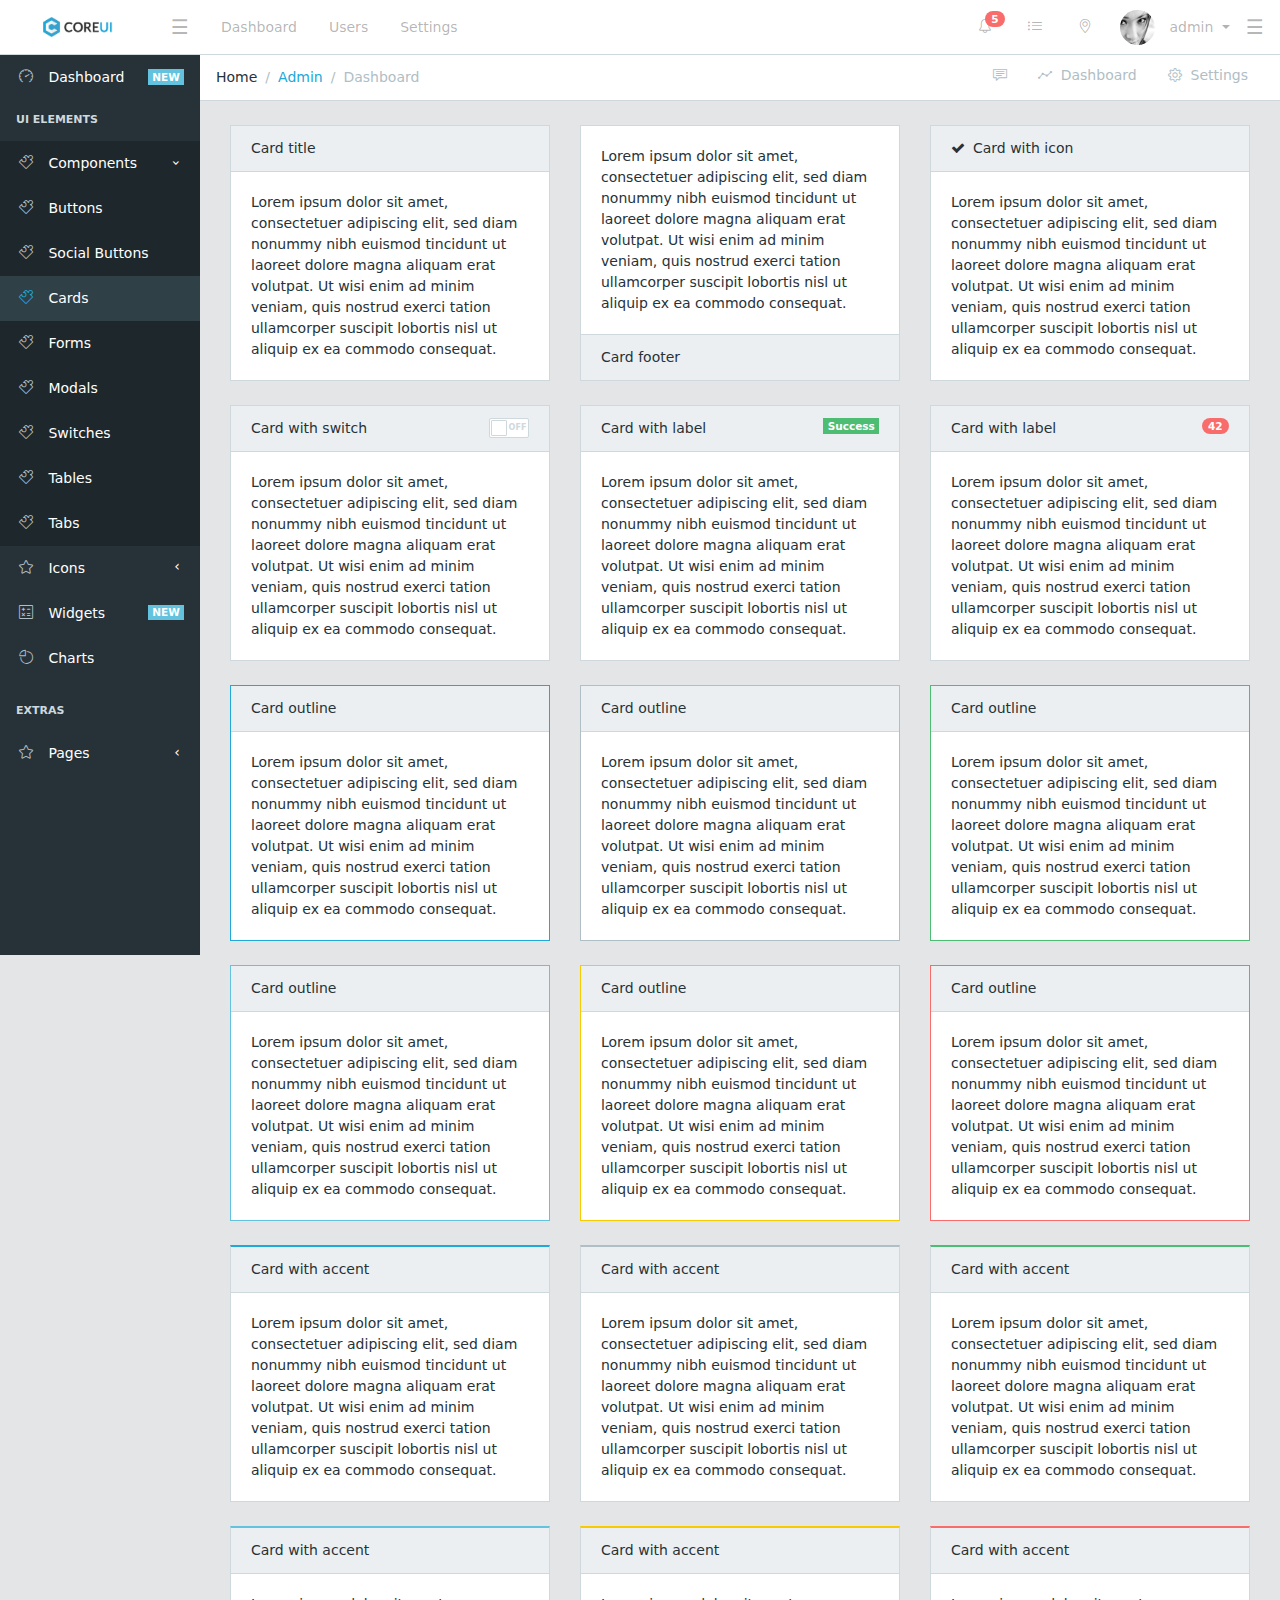
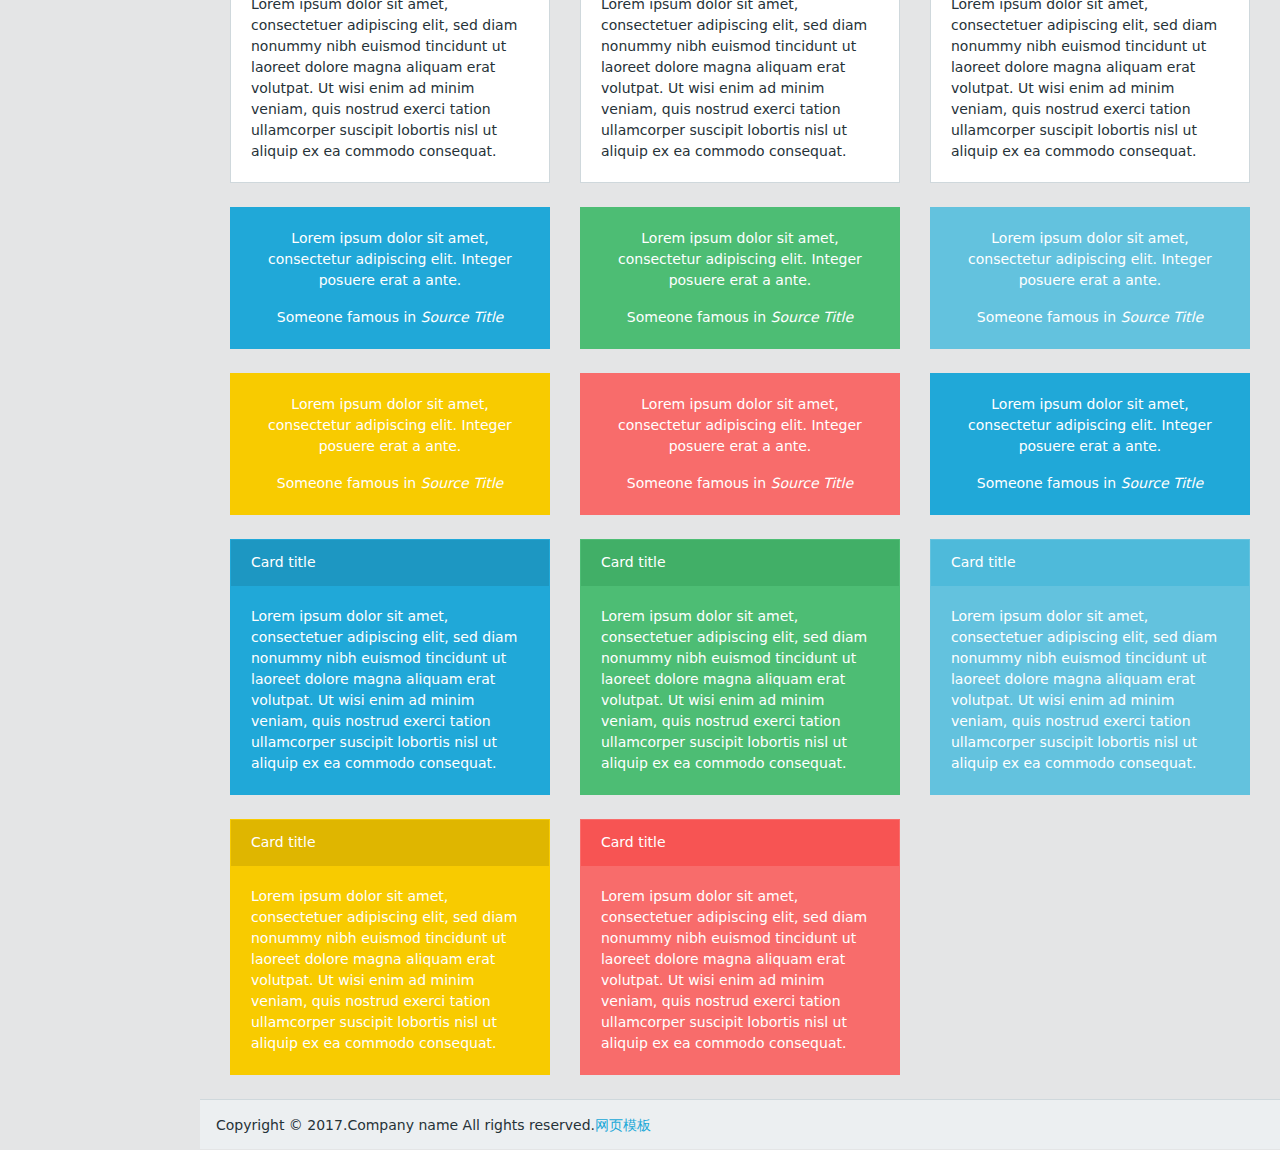
<file: html模版/COREUI/components-cards.html>
<!DOCTYPE html>
<html lang="en">

<head>

    <meta charset="utf-8">
    <meta http-equiv="X-UA-Compatible" content="IE=edge">
    <meta name="viewport" content="width=device-width, initial-scale=1, shrink-to-fit=no">
    <meta name="description" content="">
    <meta name="author" content="">
    <meta name="keyword" content="">
    <link rel="shortcut icon" href="img/favicon.png">

    <title></title>

    <!-- Icons -->
    <link href="css/font-awesome.min.css" rel="stylesheet">
    <link href="css/simple-line-icons.css" rel="stylesheet">

    <!-- Main styles for this application -->
    <link href="css/style.css" rel="stylesheet">

</head>



<body class="app header-fixed sidebar-fixed aside-menu-fixed aside-menu-hidden">
    <header class="app-header navbar">
        <button class="navbar-toggler mobile-sidebar-toggler hidden-lg-up" type="button">☰</button>
        <a class="navbar-brand" href="#"></a>
        <ul class="nav navbar-nav hidden-md-down">
            <li class="nav-item">
                <a class="nav-link navbar-toggler sidebar-toggler" href="#">☰</a>
            </li>

            <li class="nav-item px-1">
                <a class="nav-link" href="#">Dashboard</a>
            </li>
            <li class="nav-item px-1">
                <a class="nav-link" href="#">Users</a>
            </li>
            <li class="nav-item px-1">
                <a class="nav-link" href="#">Settings</a>
            </li>
        </ul>
        <ul class="nav navbar-nav ml-auto">
            <li class="nav-item hidden-md-down">
                <a class="nav-link" href="#"><i class="icon-bell"></i><span class="badge badge-pill badge-danger">5</span></a>
            </li>
            <li class="nav-item hidden-md-down">
                <a class="nav-link" href="#"><i class="icon-list"></i></a>
            </li>
            <li class="nav-item hidden-md-down">
                <a class="nav-link" href="#"><i class="icon-location-pin"></i></a>
            </li>
            <li class="nav-item dropdown">
                <a class="nav-link dropdown-toggle nav-link" data-toggle="dropdown" href="#" role="button" aria-haspopup="true" aria-expanded="false">
                    <img src="img/avatars/6.jpg" class="img-avatar" alt="admin@bootstrapmaster.com">
                    <span class="hidden-md-down">admin</span>
                </a>
                <div class="dropdown-menu dropdown-menu-right">

                    <div class="dropdown-header text-center">
                        <strong>Account</strong>
                    </div>

                    <a class="dropdown-item" href="#"><i class="fa fa-bell-o"></i> Updates<span class="badge badge-info">42</span></a>
                    <a class="dropdown-item" href="#"><i class="fa fa-envelope-o"></i> Messages<span class="badge badge-success">42</span></a>
                    <a class="dropdown-item" href="#"><i class="fa fa-tasks"></i> Tasks<span class="badge badge-danger">42</span></a>
                    <a class="dropdown-item" href="#"><i class="fa fa-comments"></i> Comments<span class="badge badge-warning">42</span></a>

                    <div class="dropdown-header text-center">
                        <strong>Settings</strong>
                    </div>

                    <a class="dropdown-item" href="#"><i class="fa fa-user"></i> Profile</a>
                    <a class="dropdown-item" href="#"><i class="fa fa-wrench"></i> Settings</a>
                    <a class="dropdown-item" href="#"><i class="fa fa-usd"></i> Payments<span class="badge badge-default">42</span></a>
                    <a class="dropdown-item" href="#"><i class="fa fa-file"></i> Projects<span class="badge badge-primary">42</span></a>
                    <div class="divider"></div>
                    <a class="dropdown-item" href="#"><i class="fa fa-shield"></i> Lock Account</a>
                    <a class="dropdown-item" href="#"><i class="fa fa-lock"></i> Logout</a>
                </div>
            </li>
            <li class="nav-item hidden-md-down">
                <a class="nav-link navbar-toggler aside-menu-toggler" href="#">☰</a>
            </li>

        </ul>
    </header>

    <div class="app-body">
        <div class="sidebar">
            <nav class="sidebar-nav">
                <ul class="nav">
                    <li class="nav-item">
                        <a class="nav-link" href="index.html"><i class="icon-speedometer"></i> Dashboard <span class="badge badge-info">NEW</span></a>
                    </li>

                    <li class="nav-title">
                        UI Elements
                    </li>
                    <li class="nav-item nav-dropdown">
                        <a class="nav-link nav-dropdown-toggle" href="#"><i class="icon-puzzle"></i> Components</a>
                        <ul class="nav-dropdown-items">
                            <li class="nav-item">
                                <a class="nav-link" href="components-buttons.html"><i class="icon-puzzle"></i> Buttons</a>
                            </li>
                            <li class="nav-item">
                                <a class="nav-link" href="components-social-buttons.html"><i class="icon-puzzle"></i> Social Buttons</a>
                            </li>
                            <li class="nav-item">
                                <a class="nav-link" href="components-cards.html"><i class="icon-puzzle"></i> Cards</a>
                            </li>
                            <li class="nav-item">
                                <a class="nav-link" href="components-forms.html"><i class="icon-puzzle"></i> Forms</a>
                            </li>
                            <li class="nav-item">
                                <a class="nav-link" href="components-modals.html"><i class="icon-puzzle"></i> Modals</a>
                            </li>
                            <li class="nav-item">
                                <a class="nav-link" href="components-switches.html"><i class="icon-puzzle"></i> Switches</a>
                            </li>
                            <li class="nav-item">
                                <a class="nav-link" href="components-tables.html"><i class="icon-puzzle"></i> Tables</a>
                            </li>
                            <li class="nav-item">
                                <a class="nav-link" href="components-tabs.html"><i class="icon-puzzle"></i> Tabs</a>
                            </li>
                        </ul>
                    </li>
                    <li class="nav-item nav-dropdown">
                        <a class="nav-link nav-dropdown-toggle" href="#"><i class="icon-star"></i> Icons</a>
                        <ul class="nav-dropdown-items">
                            <li class="nav-item">
                                <a class="nav-link" href="icons-font-awesome.html"><i class="icon-star"></i> Font Awesome</a>
                            </li>
                            <li class="nav-item">
                                <a class="nav-link" href="icons-simple-line-icons.html"><i class="icon-star"></i> Simple Line Icons</a>
                            </li>
                        </ul>
                    </li>
                    <li class="nav-item">
                        <a class="nav-link" href="widgets.html"><i class="icon-calculator"></i> Widgets <span class="badge badge-info">NEW</span></a>
                    </li>
                    <li class="nav-item">
                        <a class="nav-link" href="charts.html"><i class="icon-pie-chart"></i> Charts</a>
                    </li>
                    <li class="divider"></li>
                    <li class="nav-title">
                        Extras
                    </li>
                    <li class="nav-item nav-dropdown">
                        <a class="nav-link nav-dropdown-toggle" href="#"><i class="icon-star"></i> Pages</a>
                        <ul class="nav-dropdown-items">
                            <li class="nav-item">
                                <a class="nav-link" href="pages-login.html" target="_top"><i class="icon-star"></i> Login</a>
                            </li>
                            <li class="nav-item">
                                <a class="nav-link" href="pages-register.html" target="_top"><i class="icon-star"></i> Register</a>
                            </li>
                            <li class="nav-item">
                                <a class="nav-link" href="pages-404.html" target="_top"><i class="icon-star"></i> Error 404</a>
                            </li>
                            <li class="nav-item">
                                <a class="nav-link" href="pages-500.html" target="_top"><i class="icon-star"></i> Error 500</a>
                            </li>
                        </ul>
                    </li>

                </ul>
            </nav>
        </div>

        <!-- Main content -->
        <main class="main">

            <!-- Breadcrumb -->
            <ol class="breadcrumb">
                <li class="breadcrumb-item">Home</li>
                <li class="breadcrumb-item"><a href="#">Admin</a>
                </li>
                <li class="breadcrumb-item active">Dashboard</li>

                <!-- Breadcrumb Menu-->
                <li class="breadcrumb-menu hidden-md-down">
                    <div class="btn-group" role="group" aria-label="Button group with nested dropdown">
                        <a class="btn btn-secondary" href="#"><i class="icon-speech"></i></a>
                        <a class="btn btn-secondary" href="./"><i class="icon-graph"></i> &nbsp;Dashboard</a>
                        <a class="btn btn-secondary" href="#"><i class="icon-settings"></i> &nbsp;Settings</a>
                    </div>
                </li>
            </ol>


            <div class="container-fluid">
                <div class="animated fadeIn">
                    <div class="row">
                        <div class="col-sm-6 col-md-4">
                            <div class="card">
                                <div class="card-header">
                                    Card title
                                </div>
                                <div class="card-block">
                                    Lorem ipsum dolor sit amet, consectetuer adipiscing elit, sed diam nonummy nibh euismod tincidunt ut laoreet dolore magna aliquam erat volutpat. Ut wisi enim ad minim veniam, quis nostrud exerci tation ullamcorper suscipit lobortis nisl ut aliquip ex
                                    ea commodo consequat.
                                </div>
                            </div>
                        </div>
                        <!--/.col-->
                        <div class="col-sm-6 col-md-4">
                            <div class="card">
                                <div class="card-block">
                                    Lorem ipsum dolor sit amet, consectetuer adipiscing elit, sed diam nonummy nibh euismod tincidunt ut laoreet dolore magna aliquam erat volutpat. Ut wisi enim ad minim veniam, quis nostrud exerci tation ullamcorper suscipit lobortis nisl ut aliquip ex
                                    ea commodo consequat.
                                </div>
                                <div class="card-footer">Card footer</div>
                            </div>
                        </div>
                        <!--/.col-->
                        <div class="col-sm-6 col-md-4">
                            <div class="card">
                                <div class="card-header">
                                    <i class="fa fa-check"></i>Card with icon
                                </div>
                                <div class="card-block">
                                    Lorem ipsum dolor sit amet, consectetuer adipiscing elit, sed diam nonummy nibh euismod tincidunt ut laoreet dolore magna aliquam erat volutpat. Ut wisi enim ad minim veniam, quis nostrud exerci tation ullamcorper suscipit lobortis nisl ut aliquip ex
                                    ea commodo consequat.
                                </div>
                            </div>
                        </div>
                        <!--/.col-->
                        <div class="col-sm-6 col-md-4">
                            <div class="card">
                                <div class="card-header">
                                    Card with switch
                                    <label class="switch switch-sm switch-text switch-info float-right mb-0">
                                        <input type="checkbox" class="switch-input">
                                        <span class="switch-label" data-on="On" data-off="Off"></span>
                                        <span class="switch-handle"></span>
                                    </label>
                                </div>
                                <div class="card-block">
                                    Lorem ipsum dolor sit amet, consectetuer adipiscing elit, sed diam nonummy nibh euismod tincidunt ut laoreet dolore magna aliquam erat volutpat. Ut wisi enim ad minim veniam, quis nostrud exerci tation ullamcorper suscipit lobortis nisl ut aliquip ex
                                    ea commodo consequat.
                                </div>
                            </div>
                        </div>
                        <!--/.col-->
                        <div class="col-sm-6 col-md-4">
                            <div class="card">
                                <div class="card-header">
                                    Card with label
                                    <span class="badge badge-success float-right">Success</span>
                                </div>
                                <div class="card-block">
                                    Lorem ipsum dolor sit amet, consectetuer adipiscing elit, sed diam nonummy nibh euismod tincidunt ut laoreet dolore magna aliquam erat volutpat. Ut wisi enim ad minim veniam, quis nostrud exerci tation ullamcorper suscipit lobortis nisl ut aliquip ex
                                    ea commodo consequat.
                                </div>
                            </div>
                        </div>
                        <!--/.col-->
                        <div class="col-sm-6 col-md-4">
                            <div class="card">
                                <div class="card-header">
                                    Card with label
                                    <span class="badge badge-pill badge-danger float-right">42</span>
                                </div>
                                <div class="card-block">
                                    Lorem ipsum dolor sit amet, consectetuer adipiscing elit, sed diam nonummy nibh euismod tincidunt ut laoreet dolore magna aliquam erat volutpat. Ut wisi enim ad minim veniam, quis nostrud exerci tation ullamcorper suscipit lobortis nisl ut aliquip ex
                                    ea commodo consequat.
                                </div>
                            </div>
                        </div>
                        <!--/.col-->
                    </div>
                    <!--/.row-->
                    <div class="row">
                        <div class="col-sm-6 col-md-4">
                            <div class="card card-outline-primary">
                                <div class="card-header">
                                    Card outline
                                </div>
                                <div class="card-block">
                                    Lorem ipsum dolor sit amet, consectetuer adipiscing elit, sed diam nonummy nibh euismod tincidunt ut laoreet dolore magna aliquam erat volutpat. Ut wisi enim ad minim veniam, quis nostrud exerci tation ullamcorper suscipit lobortis nisl ut aliquip ex
                                    ea commodo consequat.
                                </div>
                            </div>
                        </div>
                        <!--/.col-->
                        <div class="col-sm-6 col-md-4">
                            <div class="card card-outline-secondary">
                                <div class="card-header">
                                    Card outline
                                </div>
                                <div class="card-block">
                                    Lorem ipsum dolor sit amet, consectetuer adipiscing elit, sed diam nonummy nibh euismod tincidunt ut laoreet dolore magna aliquam erat volutpat. Ut wisi enim ad minim veniam, quis nostrud exerci tation ullamcorper suscipit lobortis nisl ut aliquip ex
                                    ea commodo consequat.
                                </div>
                            </div>
                        </div>
                        <!--/.col-->
                        <div class="col-sm-6 col-md-4">
                            <div class="card card-outline-success">
                                <div class="card-header">
                                    Card outline
                                </div>
                                <div class="card-block">
                                    Lorem ipsum dolor sit amet, consectetuer adipiscing elit, sed diam nonummy nibh euismod tincidunt ut laoreet dolore magna aliquam erat volutpat. Ut wisi enim ad minim veniam, quis nostrud exerci tation ullamcorper suscipit lobortis nisl ut aliquip ex
                                    ea commodo consequat.
                                </div>
                            </div>
                        </div>
                        <!--/.col-->
                        <div class="col-sm-6 col-md-4">
                            <div class="card card-outline-info">
                                <div class="card-header">
                                    Card outline
                                </div>
                                <div class="card-block">
                                    Lorem ipsum dolor sit amet, consectetuer adipiscing elit, sed diam nonummy nibh euismod tincidunt ut laoreet dolore magna aliquam erat volutpat. Ut wisi enim ad minim veniam, quis nostrud exerci tation ullamcorper suscipit lobortis nisl ut aliquip ex
                                    ea commodo consequat.
                                </div>
                            </div>
                        </div>
                        <!--/.col-->
                        <div class="col-sm-6 col-md-4">
                            <div class="card card-outline-warning">
                                <div class="card-header">
                                    Card outline
                                </div>
                                <div class="card-block">
                                    Lorem ipsum dolor sit amet, consectetuer adipiscing elit, sed diam nonummy nibh euismod tincidunt ut laoreet dolore magna aliquam erat volutpat. Ut wisi enim ad minim veniam, quis nostrud exerci tation ullamcorper suscipit lobortis nisl ut aliquip ex
                                    ea commodo consequat.
                                </div>
                            </div>
                        </div>
                        <!--/.col-->
                        <div class="col-sm-6 col-md-4">
                            <div class="card card-outline-danger">
                                <div class="card-header">
                                    Card outline
                                </div>
                                <div class="card-block">
                                    Lorem ipsum dolor sit amet, consectetuer adipiscing elit, sed diam nonummy nibh euismod tincidunt ut laoreet dolore magna aliquam erat volutpat. Ut wisi enim ad minim veniam, quis nostrud exerci tation ullamcorper suscipit lobortis nisl ut aliquip ex
                                    ea commodo consequat.
                                </div>
                            </div>
                        </div>
                        <!--/.col-->
                    </div>
                    <!--/.row-->

                    <div class="row">
                        <div class="col-sm-6 col-md-4">
                            <div class="card card-accent-primary">
                                <div class="card-header">
                                    Card with accent
                                </div>
                                <div class="card-block">
                                    Lorem ipsum dolor sit amet, consectetuer adipiscing elit, sed diam nonummy nibh euismod tincidunt ut laoreet dolore magna aliquam erat volutpat. Ut wisi enim ad minim veniam, quis nostrud exerci tation ullamcorper suscipit lobortis nisl ut aliquip ex
                                    ea commodo consequat.
                                </div>
                            </div>
                        </div>
                        <!--/.col-->
                        <div class="col-sm-6 col-md-4">
                            <div class="card card-accent-secondary">
                                <div class="card-header">
                                    Card with accent
                                </div>
                                <div class="card-block">
                                    Lorem ipsum dolor sit amet, consectetuer adipiscing elit, sed diam nonummy nibh euismod tincidunt ut laoreet dolore magna aliquam erat volutpat. Ut wisi enim ad minim veniam, quis nostrud exerci tation ullamcorper suscipit lobortis nisl ut aliquip ex
                                    ea commodo consequat.
                                </div>
                            </div>
                        </div>
                        <!--/.col-->
                        <div class="col-sm-6 col-md-4">
                            <div class="card card-accent-success">
                                <div class="card-header">
                                    Card with accent
                                </div>
                                <div class="card-block">
                                    Lorem ipsum dolor sit amet, consectetuer adipiscing elit, sed diam nonummy nibh euismod tincidunt ut laoreet dolore magna aliquam erat volutpat. Ut wisi enim ad minim veniam, quis nostrud exerci tation ullamcorper suscipit lobortis nisl ut aliquip ex
                                    ea commodo consequat.
                                </div>
                            </div>
                        </div>
                        <!--/.col-->
                        <div class="col-sm-6 col-md-4">
                            <div class="card card-accent-info">
                                <div class="card-header">
                                    Card with accent
                                </div>
                                <div class="card-block">
                                    Lorem ipsum dolor sit amet, consectetuer adipiscing elit, sed diam nonummy nibh euismod tincidunt ut laoreet dolore magna aliquam erat volutpat. Ut wisi enim ad minim veniam, quis nostrud exerci tation ullamcorper suscipit lobortis nisl ut aliquip ex
                                    ea commodo consequat.
                                </div>
                            </div>
                        </div>
                        <!--/.col-->
                        <div class="col-sm-6 col-md-4">
                            <div class="card card-accent-warning">
                                <div class="card-header">
                                    Card with accent
                                </div>
                                <div class="card-block">
                                    Lorem ipsum dolor sit amet, consectetuer adipiscing elit, sed diam nonummy nibh euismod tincidunt ut laoreet dolore magna aliquam erat volutpat. Ut wisi enim ad minim veniam, quis nostrud exerci tation ullamcorper suscipit lobortis nisl ut aliquip ex
                                    ea commodo consequat.
                                </div>
                            </div>
                        </div>
                        <!--/.col-->
                        <div class="col-sm-6 col-md-4">
                            <div class="card card-accent-danger">
                                <div class="card-header">
                                    Card with accent
                                </div>
                                <div class="card-block">
                                    Lorem ipsum dolor sit amet, consectetuer adipiscing elit, sed diam nonummy nibh euismod tincidunt ut laoreet dolore magna aliquam erat volutpat. Ut wisi enim ad minim veniam, quis nostrud exerci tation ullamcorper suscipit lobortis nisl ut aliquip ex
                                    ea commodo consequat.
                                </div>
                            </div>
                        </div>
                        <!--/.col-->
                    </div>
                    <!--/.row-->
                    <div class="row">
                        <div class="col-sm-6 col-md-4">
                            <div class="card card-inverse card-primary text-center">
                                <div class="card-block">
                                    <blockquote class="card-blockquote">
                                        <p>Lorem ipsum dolor sit amet, consectetur adipiscing elit. Integer posuere erat a ante.</p>
                                        <footer>Someone famous in
                                            <cite title="Source Title">Source Title</cite>
                                        </footer>
                                    </blockquote>
                                </div>
                            </div>
                        </div>
                        <!--/.col-->
                        <div class="col-sm-6 col-md-4">
                            <div class="card card-inverse card-success text-center">
                                <div class="card-block">
                                    <blockquote class="card-blockquote">
                                        <p>Lorem ipsum dolor sit amet, consectetur adipiscing elit. Integer posuere erat a ante.</p>
                                        <footer>Someone famous in
                                            <cite title="Source Title">Source Title</cite>
                                        </footer>
                                    </blockquote>
                                </div>
                            </div>
                        </div>
                        <!--/.col-->
                        <div class="col-sm-6 col-md-4">
                            <div class="card card-inverse card-info text-center">
                                <div class="card-block">
                                    <blockquote class="card-blockquote">
                                        <p>Lorem ipsum dolor sit amet, consectetur adipiscing elit. Integer posuere erat a ante.</p>
                                        <footer>Someone famous in
                                            <cite title="Source Title">Source Title</cite>
                                        </footer>
                                    </blockquote>
                                </div>
                            </div>
                        </div>
                        <!--/.col-->
                        <div class="col-sm-6 col-md-4">
                            <div class="card card-inverse card-warning text-center">
                                <div class="card-block">
                                    <blockquote class="card-blockquote">
                                        <p>Lorem ipsum dolor sit amet, consectetur adipiscing elit. Integer posuere erat a ante.</p>
                                        <footer>Someone famous in
                                            <cite title="Source Title">Source Title</cite>
                                        </footer>
                                    </blockquote>
                                </div>
                            </div>
                        </div>
                        <!--/.col-->
                        <div class="col-sm-6 col-md-4">
                            <div class="card card-inverse card-danger text-center">
                                <div class="card-block">
                                    <blockquote class="card-blockquote">
                                        <p>Lorem ipsum dolor sit amet, consectetur adipiscing elit. Integer posuere erat a ante.</p>
                                        <footer>Someone famous in
                                            <cite title="Source Title">Source Title</cite>
                                        </footer>
                                    </blockquote>
                                </div>
                            </div>
                        </div>
                        <!--/.col-->
                        <div class="col-sm-6 col-md-4">
                            <div class="card card-inverse card-primary text-center">
                                <div class="card-block">
                                    <blockquote class="card-blockquote">
                                        <p>Lorem ipsum dolor sit amet, consectetur adipiscing elit. Integer posuere erat a ante.</p>
                                        <footer>Someone famous in
                                            <cite title="Source Title">Source Title</cite>
                                        </footer>
                                    </blockquote>
                                </div>
                            </div>
                        </div>
                        <!--/.col-->
                    </div>
                    <!--/.row-->
                    <div class="row">
                        <div class="col-sm-6 col-md-4">
                            <div class="card card-inverse card-primary">
                                <div class="card-header">
                                    Card title
                                </div>
                                <div class="card-block">
                                    Lorem ipsum dolor sit amet, consectetuer adipiscing elit, sed diam nonummy nibh euismod tincidunt ut laoreet dolore magna aliquam erat volutpat. Ut wisi enim ad minim veniam, quis nostrud exerci tation ullamcorper suscipit lobortis nisl ut aliquip ex
                                    ea commodo consequat.
                                </div>
                            </div>
                        </div>
                        <!--/.col-->
                        <div class="col-sm-6 col-md-4">
                            <div class="card card-inverse card-success">
                                <div class="card-header">
                                    Card title
                                </div>
                                <div class="card-block">
                                    Lorem ipsum dolor sit amet, consectetuer adipiscing elit, sed diam nonummy nibh euismod tincidunt ut laoreet dolore magna aliquam erat volutpat. Ut wisi enim ad minim veniam, quis nostrud exerci tation ullamcorper suscipit lobortis nisl ut aliquip ex
                                    ea commodo consequat.
                                </div>
                            </div>
                        </div>
                        <!--/.col-->
                        <div class="col-sm-6 col-md-4">
                            <div class="card card-inverse card-info">
                                <div class="card-header">
                                    Card title
                                </div>
                                <div class="card-block">
                                    Lorem ipsum dolor sit amet, consectetuer adipiscing elit, sed diam nonummy nibh euismod tincidunt ut laoreet dolore magna aliquam erat volutpat. Ut wisi enim ad minim veniam, quis nostrud exerci tation ullamcorper suscipit lobortis nisl ut aliquip ex
                                    ea commodo consequat.
                                </div>
                            </div>
                        </div>
                        <!--/.col-->
                        <div class="col-sm-6 col-md-4">
                            <div class="card card-inverse card-warning">
                                <div class="card-header">
                                    Card title
                                </div>
                                <div class="card-block">
                                    Lorem ipsum dolor sit amet, consectetuer adipiscing elit, sed diam nonummy nibh euismod tincidunt ut laoreet dolore magna aliquam erat volutpat. Ut wisi enim ad minim veniam, quis nostrud exerci tation ullamcorper suscipit lobortis nisl ut aliquip ex
                                    ea commodo consequat.
                                </div>
                            </div>
                        </div>
                        <!--/.col-->
                        <div class="col-sm-6 col-md-4">
                            <div class="card card-inverse card-danger">
                                <div class="card-header">
                                    Card title
                                </div>
                                <div class="card-block">
                                    Lorem ipsum dolor sit amet, consectetuer adipiscing elit, sed diam nonummy nibh euismod tincidunt ut laoreet dolore magna aliquam erat volutpat. Ut wisi enim ad minim veniam, quis nostrud exerci tation ullamcorper suscipit lobortis nisl ut aliquip ex
                                    ea commodo consequat.
                                </div>
                            </div>
                        </div>
                        <!--/.col-->
                    </div>
                    <!--/.row-->
                </div>

            </div>
            <!-- /.conainer-fluid -->
        </main>

        <aside class="aside-menu">
            <ul class="nav nav-tabs" role="tablist">
                <li class="nav-item">
                    <a class="nav-link active" data-toggle="tab" href="#timeline" role="tab"><i class="icon-list"></i></a>
                </li>
                <li class="nav-item">
                    <a class="nav-link" data-toggle="tab" href="#messages" role="tab"><i class="icon-speech"></i></a>
                </li>
                <li class="nav-item">
                    <a class="nav-link" data-toggle="tab" href="#settings" role="tab"><i class="icon-settings"></i></a>
                </li>
            </ul>

            <!-- Tab panes -->
            <div class="tab-content">
                <div class="tab-pane active" id="timeline" role="tabpanel">
                    <div class="callout m-0 py-h text-muted text-center bg-faded text-uppercase">
                        <small><b>Today</b>
                        </small>
                    </div>
                    <hr class="transparent mx-1 my-0">
                    <div class="callout callout-warning m-0 py-1">
                        <div class="avatar float-right">
                            <img src="img/avatars/7.jpg" class="img-avatar" alt="admin@bootstrapmaster.com">
                        </div>
                        <div>Meeting with
                            <strong>Lucas</strong>
                        </div>
                        <small class="text-muted mr-1"><i class="icon-calendar"></i>&nbsp; 1 - 3pm</small>
                        <small class="text-muted"><i class="icon-location-pin"></i>&nbsp; Palo Alto, CA</small>
                    </div>
                    <hr class="mx-1 my-0">
                    <div class="callout callout-info m-0 py-1">
                        <div class="avatar float-right">
                            <img src="img/avatars/4.jpg" class="img-avatar" alt="admin@bootstrapmaster.com">
                        </div>
                        <div>Skype with
                            <strong>Megan</strong>
                        </div>
                        <small class="text-muted mr-1"><i class="icon-calendar"></i>&nbsp; 4 - 5pm</small>
                        <small class="text-muted"><i class="icon-social-skype"></i>&nbsp; On-line</small>
                    </div>
                    <hr class="transparent mx-1 my-0">
                    <div class="callout m-0 py-h text-muted text-center bg-faded text-uppercase">
                        <small><b>Tomorrow</b>
                        </small>
                    </div>
                    <hr class="transparent mx-1 my-0">
                    <div class="callout callout-danger m-0 py-1">
                        <div>New UI Project -
                            <strong>deadline</strong>
                        </div>
                        <small class="text-muted mr-1"><i class="icon-calendar"></i>&nbsp; 10 - 11pm</small>
                        <small class="text-muted"><i class="icon-home"></i>&nbsp; creativeLabs HQ</small>
                        <div class="avatars-stack mt-h">
                            <div class="avatar avatar-xs">
                                <img src="img/avatars/2.jpg" class="img-avatar" alt="admin@bootstrapmaster.com">
                            </div>
                            <div class="avatar avatar-xs">
                                <img src="img/avatars/3.jpg" class="img-avatar" alt="admin@bootstrapmaster.com">
                            </div>
                            <div class="avatar avatar-xs">
                                <img src="img/avatars/4.jpg" class="img-avatar" alt="admin@bootstrapmaster.com">
                            </div>
                            <div class="avatar avatar-xs">
                                <img src="img/avatars/5.jpg" class="img-avatar" alt="admin@bootstrapmaster.com">
                            </div>
                            <div class="avatar avatar-xs">
                                <img src="img/avatars/6.jpg" class="img-avatar" alt="admin@bootstrapmaster.com">
                            </div>
                        </div>
                    </div>
                    <hr class="mx-1 my-0">
                    <div class="callout callout-success m-0 py-1">
                        <div>
                            <strong>#10 Startups.Garden</strong>Meetup</div>
                        <small class="text-muted mr-1"><i class="icon-calendar"></i>&nbsp; 1 - 3pm</small>
                        <small class="text-muted"><i class="icon-location-pin"></i>&nbsp; Palo Alto, CA</small>
                    </div>
                    <hr class="mx-1 my-0">
                    <div class="callout callout-primary m-0 py-1">
                        <div>
                            <strong>Team meeting</strong>
                        </div>
                        <small class="text-muted mr-1"><i class="icon-calendar"></i>&nbsp; 4 - 6pm</small>
                        <small class="text-muted"><i class="icon-home"></i>&nbsp; creativeLabs HQ</small>
                        <div class="avatars-stack mt-h">
                            <div class="avatar avatar-xs">
                                <img src="img/avatars/2.jpg" class="img-avatar" alt="admin@bootstrapmaster.com">
                            </div>
                            <div class="avatar avatar-xs">
                                <img src="img/avatars/3.jpg" class="img-avatar" alt="admin@bootstrapmaster.com">
                            </div>
                            <div class="avatar avatar-xs">
                                <img src="img/avatars/4.jpg" class="img-avatar" alt="admin@bootstrapmaster.com">
                            </div>
                            <div class="avatar avatar-xs">
                                <img src="img/avatars/5.jpg" class="img-avatar" alt="admin@bootstrapmaster.com">
                            </div>
                            <div class="avatar avatar-xs">
                                <img src="img/avatars/6.jpg" class="img-avatar" alt="admin@bootstrapmaster.com">
                            </div>
                            <div class="avatar avatar-xs">
                                <img src="img/avatars/7.jpg" class="img-avatar" alt="admin@bootstrapmaster.com">
                            </div>
                            <div class="avatar avatar-xs">
                                <img src="img/avatars/8.jpg" class="img-avatar" alt="admin@bootstrapmaster.com">
                            </div>
                        </div>
                    </div>
                    <hr class="mx-1 my-0">
                </div>
                <div class="tab-pane p-1" id="messages" role="tabpanel">
                    <div class="message">
                        <div class="py-1 pb-3 mr-1 float-left">
                            <div class="avatar">
                                <img src="img/avatars/7.jpg" class="img-avatar" alt="admin@bootstrapmaster.com">
                                <span class="avatar-status badge-success"></span>
                            </div>
                        </div>
                        <div>
                            <small class="text-muted">Lukasz Holeczek</small>
                            <small class="text-muted float-right mt-q">1:52 PM</small>
                        </div>
                        <div class="text-truncate font-weight-bold">Lorem ipsum dolor sit amet</div>
                        <small class="text-muted">Lorem ipsum dolor sit amet, consectetur adipisicing elit, sed do eiusmod tempor incididunt...</small>
                    </div>
                    <hr>
                    <div class="message">
                        <div class="py-1 pb-3 mr-1 float-left">
                            <div class="avatar">
                                <img src="img/avatars/7.jpg" class="img-avatar" alt="admin@bootstrapmaster.com">
                                <span class="avatar-status badge-success"></span>
                            </div>
                        </div>
                        <div>
                            <small class="text-muted">Lukasz Holeczek</small>
                            <small class="text-muted float-right mt-q">1:52 PM</small>
                        </div>
                        <div class="text-truncate font-weight-bold">Lorem ipsum dolor sit amet</div>
                        <small class="text-muted">Lorem ipsum dolor sit amet, consectetur adipisicing elit, sed do eiusmod tempor incididunt...</small>
                    </div>
                    <hr>
                    <div class="message">
                        <div class="py-1 pb-3 mr-1 float-left">
                            <div class="avatar">
                                <img src="img/avatars/7.jpg" class="img-avatar" alt="admin@bootstrapmaster.com">
                                <span class="avatar-status badge-success"></span>
                            </div>
                        </div>
                        <div>
                            <small class="text-muted">Lukasz Holeczek</small>
                            <small class="text-muted float-right mt-q">1:52 PM</small>
                        </div>
                        <div class="text-truncate font-weight-bold">Lorem ipsum dolor sit amet</div>
                        <small class="text-muted">Lorem ipsum dolor sit amet, consectetur adipisicing elit, sed do eiusmod tempor incididunt...</small>
                    </div>
                    <hr>
                    <div class="message">
                        <div class="py-1 pb-3 mr-1 float-left">
                            <div class="avatar">
                                <img src="img/avatars/7.jpg" class="img-avatar" alt="admin@bootstrapmaster.com">
                                <span class="avatar-status badge-success"></span>
                            </div>
                        </div>
                        <div>
                            <small class="text-muted">Lukasz Holeczek</small>
                            <small class="text-muted float-right mt-q">1:52 PM</small>
                        </div>
                        <div class="text-truncate font-weight-bold">Lorem ipsum dolor sit amet</div>
                        <small class="text-muted">Lorem ipsum dolor sit amet, consectetur adipisicing elit, sed do eiusmod tempor incididunt...</small>
                    </div>
                    <hr>
                    <div class="message">
                        <div class="py-1 pb-3 mr-1 float-left">
                            <div class="avatar">
                                <img src="img/avatars/7.jpg" class="img-avatar" alt="admin@bootstrapmaster.com">
                                <span class="avatar-status badge-success"></span>
                            </div>
                        </div>
                        <div>
                            <small class="text-muted">Lukasz Holeczek</small>
                            <small class="text-muted float-right mt-q">1:52 PM</small>
                        </div>
                        <div class="text-truncate font-weight-bold">Lorem ipsum dolor sit amet</div>
                        <small class="text-muted">Lorem ipsum dolor sit amet, consectetur adipisicing elit, sed do eiusmod tempor incididunt...</small>
                    </div>
                </div>
                <div class="tab-pane p-1" id="settings" role="tabpanel">
                    <h6>Settings</h6>

                    <div class="aside-options">
                        <div class="clearfix mt-2">
                            <small><b>Option 1</b>
                            </small>
                            <label class="switch switch-text switch-pill switch-success switch-sm float-right">
                                <input type="checkbox" class="switch-input" checked="">
                                <span class="switch-label" data-on="On" data-off="Off"></span>
                                <span class="switch-handle"></span>
                            </label>
                        </div>
                        <div>
                            <small class="text-muted">Lorem ipsum dolor sit amet, consectetur adipisicing elit, sed do eiusmod tempor incididunt ut labore et dolore magna aliqua.</small>
                        </div>
                    </div>

                    <div class="aside-options">
                        <div class="clearfix mt-1">
                            <small><b>Option 2</b>
                            </small>
                            <label class="switch switch-text switch-pill switch-success switch-sm float-right">
                                <input type="checkbox" class="switch-input">
                                <span class="switch-label" data-on="On" data-off="Off"></span>
                                <span class="switch-handle"></span>
                            </label>
                        </div>
                        <div>
                            <small class="text-muted">Lorem ipsum dolor sit amet, consectetur adipisicing elit, sed do eiusmod tempor incididunt ut labore et dolore magna aliqua.</small>
                        </div>
                    </div>

                    <div class="aside-options">
                        <div class="clearfix mt-1">
                            <small><b>Option 3</b>
                            </small>
                            <label class="switch switch-text switch-pill switch-success switch-sm float-right">
                                <input type="checkbox" class="switch-input">
                                <span class="switch-label" data-on="On" data-off="Off"></span>
                                <span class="switch-handle"></span>
                            </label>
                        </div>
                    </div>

                    <div class="aside-options">
                        <div class="clearfix mt-1">
                            <small><b>Option 4</b>
                            </small>
                            <label class="switch switch-text switch-pill switch-success switch-sm float-right">
                                <input type="checkbox" class="switch-input" checked="">
                                <span class="switch-label" data-on="On" data-off="Off"></span>
                                <span class="switch-handle"></span>
                            </label>
                        </div>
                    </div>

                    <hr>
                    <h6>System Utilization</h6>

                    <div class="text-uppercase mb-q mt-2">
                        <small><b>CPU Usage</b>
                        </small>
                    </div>
                    <div class="progress progress-xs">
                        <div class="progress-bar bg-info" role="progressbar" style="width: 25%" aria-valuenow="25" aria-valuemin="0" aria-valuemax="100"></div>
                    </div>
                    <small class="text-muted">348 Processes. 1/4 Cores.</small>

                    <div class="text-uppercase mb-q mt-h">
                        <small><b>Memory Usage</b>
                        </small>
                    </div>
                    <div class="progress progress-xs">
                        <div class="progress-bar bg-warning" role="progressbar" style="width: 70%" aria-valuenow="70" aria-valuemin="0" aria-valuemax="100"></div>
                    </div>
                    <small class="text-muted">11444GB/16384MB</small>

                    <div class="text-uppercase mb-q mt-h">
                        <small><b>SSD 1 Usage</b>
                        </small>
                    </div>
                    <div class="progress progress-xs">
                        <div class="progress-bar bg-danger" role="progressbar" style="width: 95%" aria-valuenow="95" aria-valuemin="0" aria-valuemax="100"></div>
                    </div>
                    <small class="text-muted">243GB/256GB</small>

                    <div class="text-uppercase mb-q mt-h">
                        <small><b>SSD 2 Usage</b>
                        </small>
                    </div>
                    <div class="progress progress-xs">
                        <div class="progress-bar bg-success" role="progressbar" style="width: 10%" aria-valuenow="10" aria-valuemin="0" aria-valuemax="100"></div>
                    </div>
                    <small class="text-muted">25GB/256GB</small>
                </div>
            </div>
        </aside>


    </div>

    <footer class="app-footer">
Copyright &copy; 2017.Company name All rights reserved.<a target="_blank" href="http://www.mycodes.net/">&#x7F51;&#x9875;&#x6A21;&#x677F;</a>    </footer>

    <!-- Bootstrap and necessary plugins -->
	<script src="assets/js/libs/jquery.min.js"></script>
	<script src="assets/js/libs/tether.min.js"></script>
	<script src="assets/js/libs/bootstrap.min.js"></script>
	<script src="assets/js/libs/pace.min.js"></script>
	<!-- Plugins and scripts required by all views -->
	<script src="assets/js/libs/Chart.min.js"></script>


    <!-- GenesisUI main scripts -->

    <script src="js/app.js"></script>



</body>

</html>
</file>
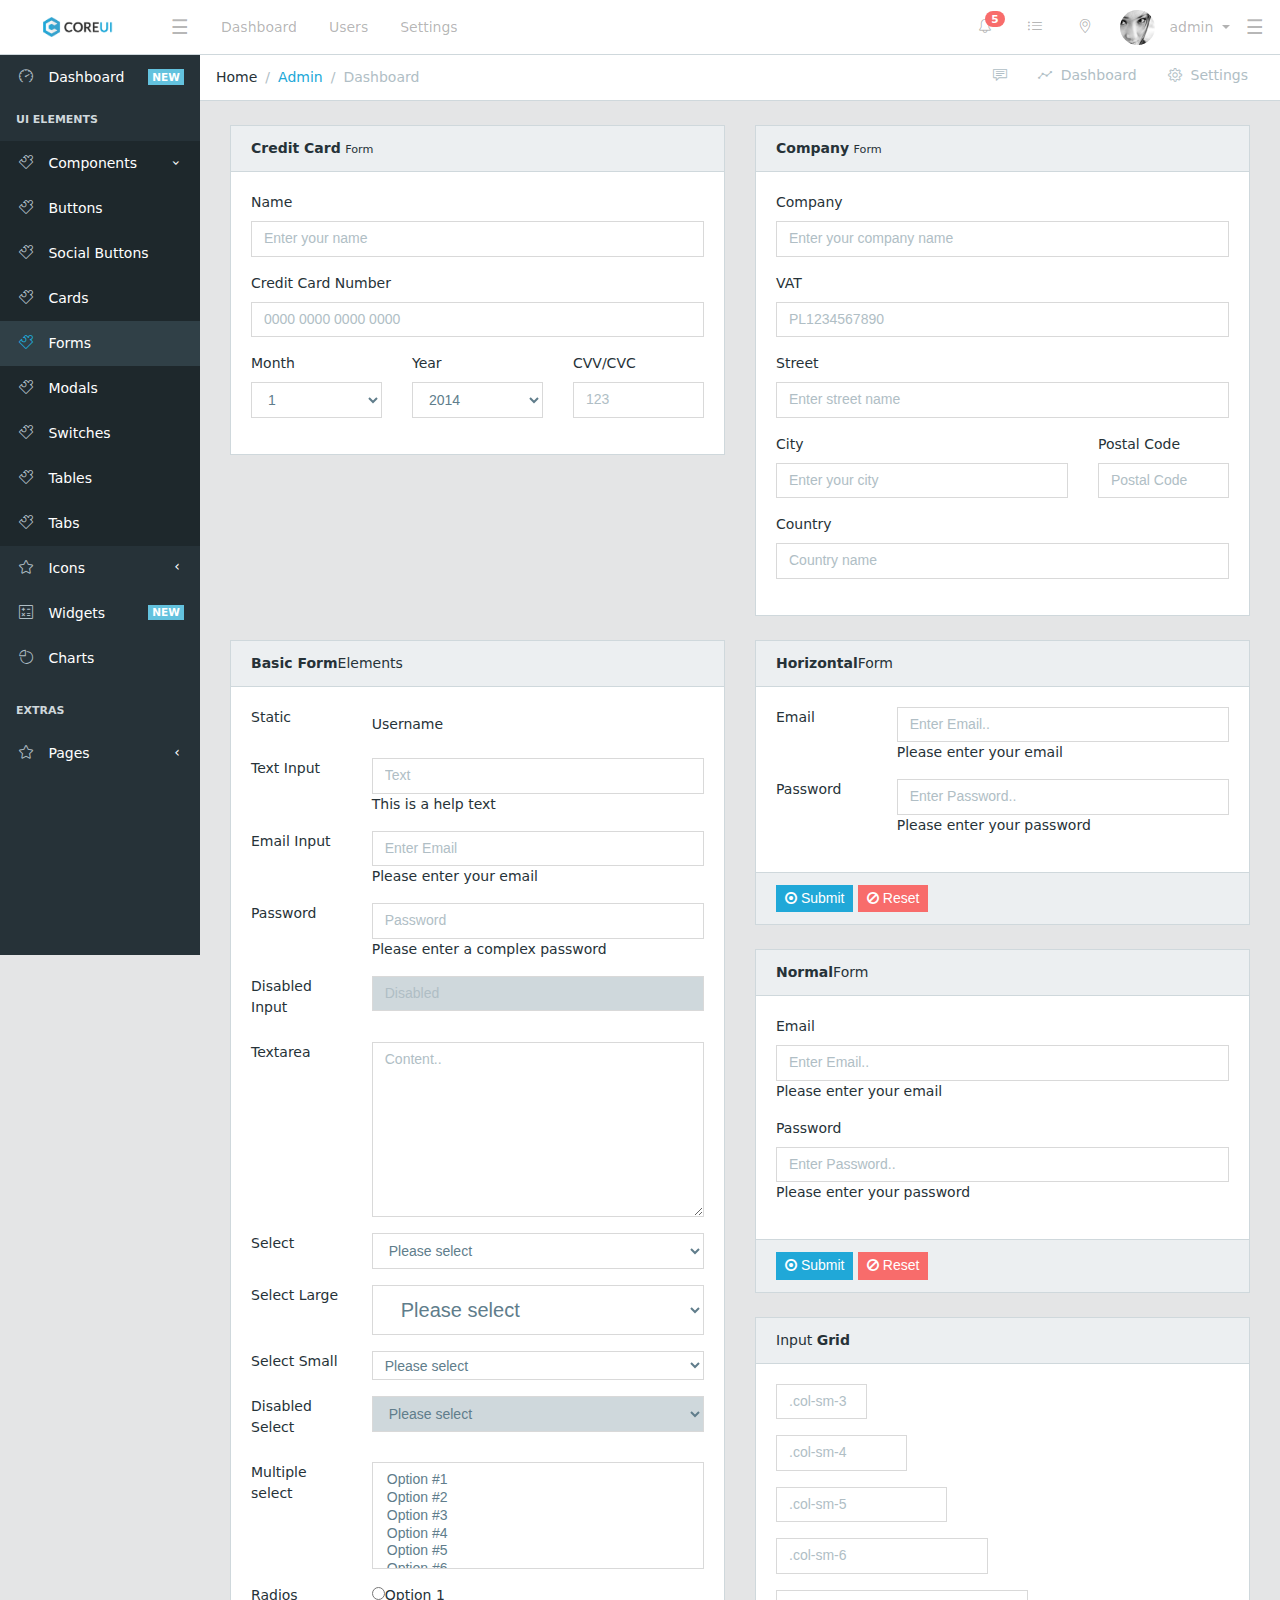
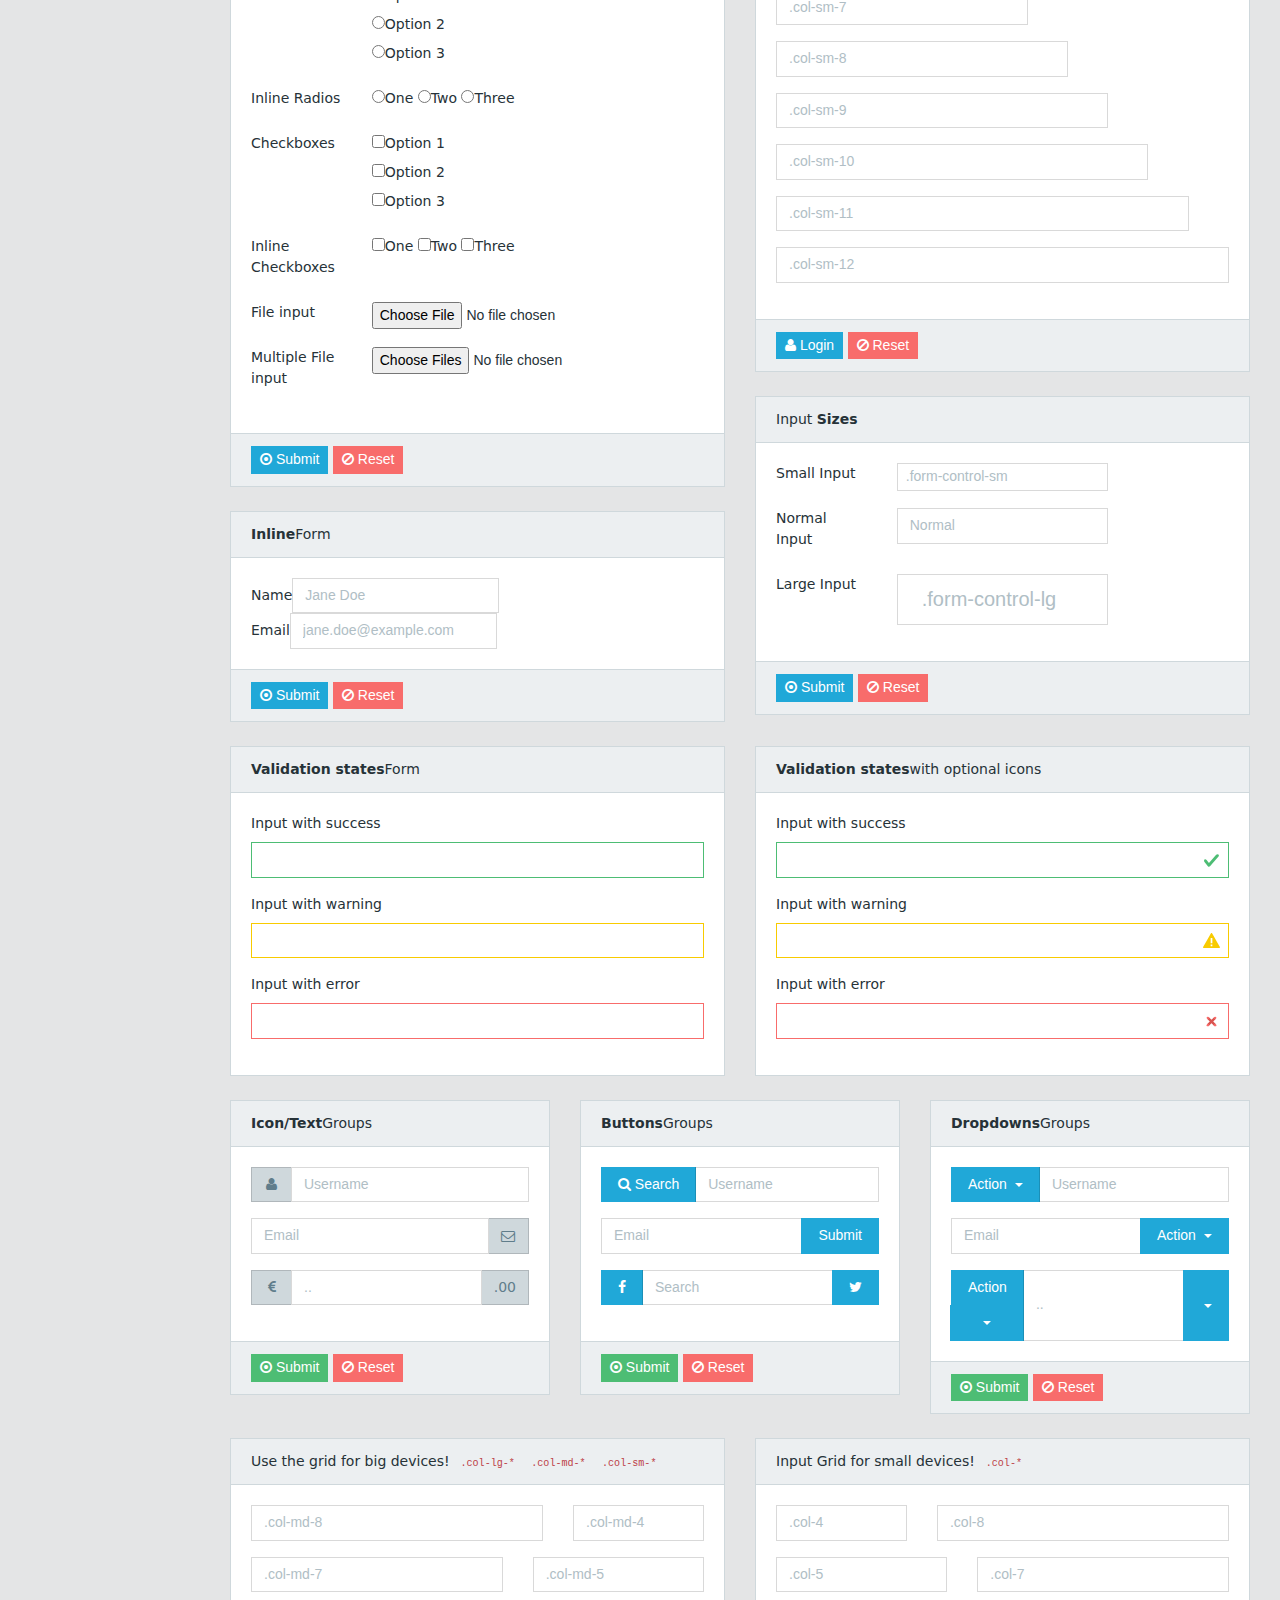
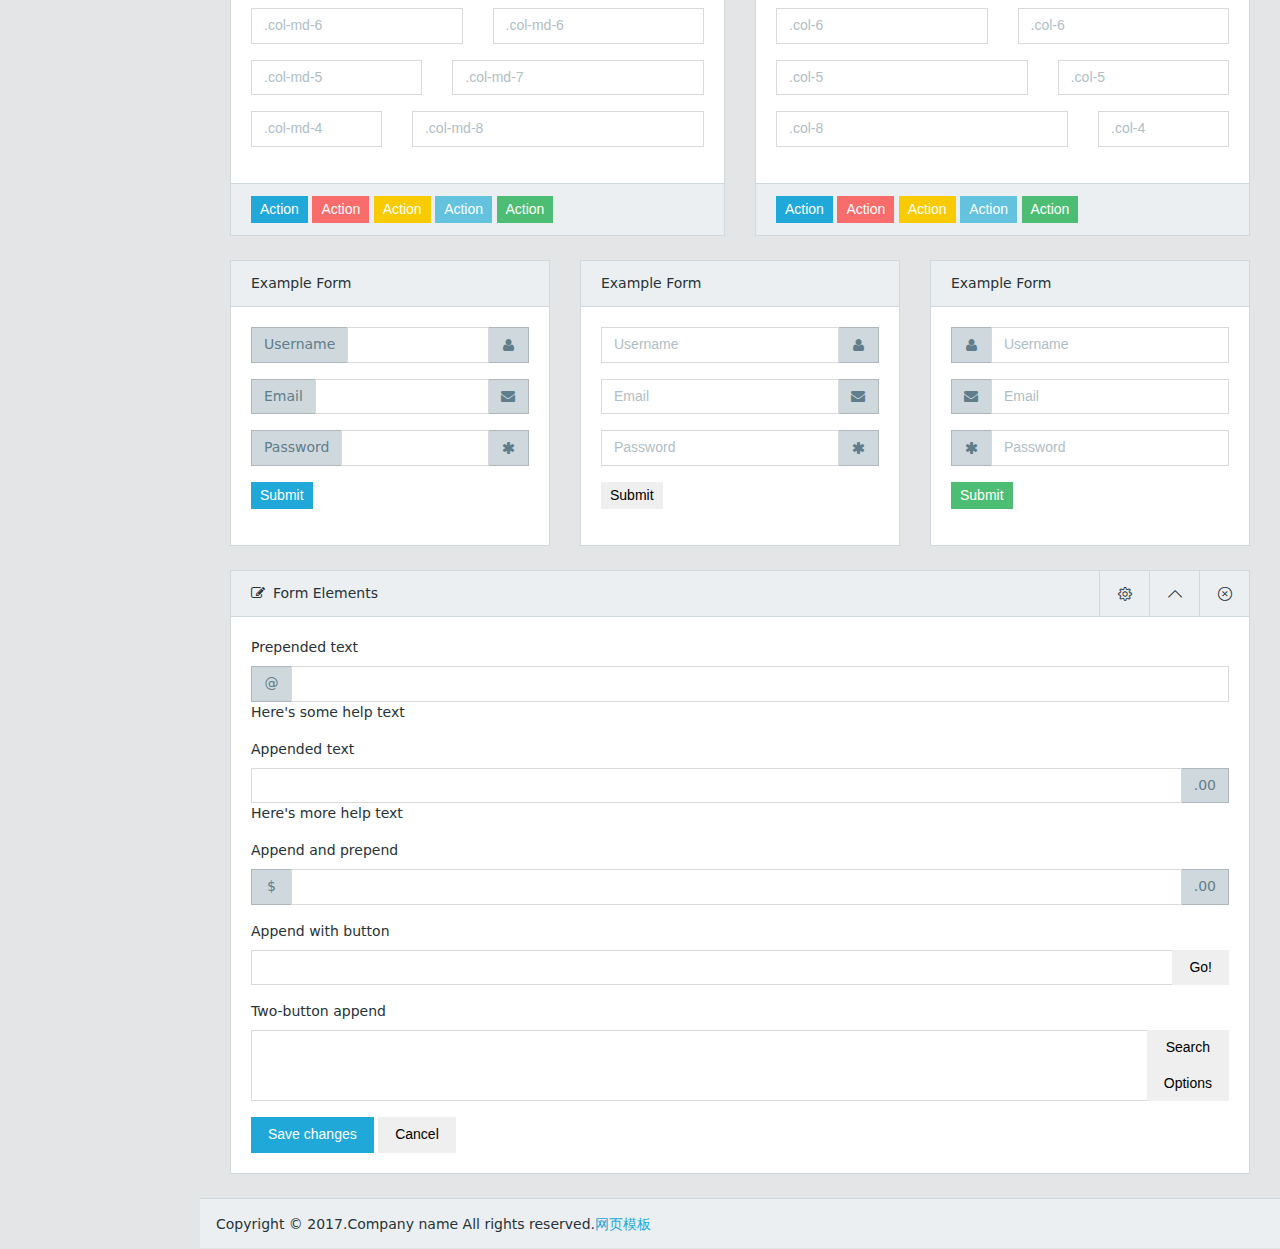
<file: html模版/COREUI/components-forms.html>
<!DOCTYPE html>
<html lang="en">

<head>

    <meta charset="utf-8">
    <meta http-equiv="X-UA-Compatible" content="IE=edge">
    <meta name="viewport" content="width=device-width, initial-scale=1, shrink-to-fit=no">
    <meta name="description" content="">
    <meta name="author" content="">
    <meta name="keyword" content="">
    <link rel="shortcut icon" href="img/favicon.png">

    <title></title>

    <!-- Icons -->
    <link href="css/font-awesome.min.css" rel="stylesheet">
    <link href="css/simple-line-icons.css" rel="stylesheet">

    <!-- Main styles for this application -->
    <link href="css/style.css" rel="stylesheet">

</head>



<body class="app header-fixed sidebar-fixed aside-menu-fixed aside-menu-hidden">
    <header class="app-header navbar">
        <button class="navbar-toggler mobile-sidebar-toggler hidden-lg-up" type="button">☰</button>
        <a class="navbar-brand" href="#"></a>
        <ul class="nav navbar-nav hidden-md-down">
            <li class="nav-item">
                <a class="nav-link navbar-toggler sidebar-toggler" href="#">☰</a>
            </li>

            <li class="nav-item px-1">
                <a class="nav-link" href="#">Dashboard</a>
            </li>
            <li class="nav-item px-1">
                <a class="nav-link" href="#">Users</a>
            </li>
            <li class="nav-item px-1">
                <a class="nav-link" href="#">Settings</a>
            </li>
        </ul>
        <ul class="nav navbar-nav ml-auto">
            <li class="nav-item hidden-md-down">
                <a class="nav-link" href="#"><i class="icon-bell"></i><span class="badge badge-pill badge-danger">5</span></a>
            </li>
            <li class="nav-item hidden-md-down">
                <a class="nav-link" href="#"><i class="icon-list"></i></a>
            </li>
            <li class="nav-item hidden-md-down">
                <a class="nav-link" href="#"><i class="icon-location-pin"></i></a>
            </li>
            <li class="nav-item dropdown">
                <a class="nav-link dropdown-toggle nav-link" data-toggle="dropdown" href="#" role="button" aria-haspopup="true" aria-expanded="false">
                    <img src="img/avatars/6.jpg" class="img-avatar" alt="admin@bootstrapmaster.com">
                    <span class="hidden-md-down">admin</span>
                </a>
                <div class="dropdown-menu dropdown-menu-right">

                    <div class="dropdown-header text-center">
                        <strong>Account</strong>
                    </div>

                    <a class="dropdown-item" href="#"><i class="fa fa-bell-o"></i> Updates<span class="badge badge-info">42</span></a>
                    <a class="dropdown-item" href="#"><i class="fa fa-envelope-o"></i> Messages<span class="badge badge-success">42</span></a>
                    <a class="dropdown-item" href="#"><i class="fa fa-tasks"></i> Tasks<span class="badge badge-danger">42</span></a>
                    <a class="dropdown-item" href="#"><i class="fa fa-comments"></i> Comments<span class="badge badge-warning">42</span></a>

                    <div class="dropdown-header text-center">
                        <strong>Settings</strong>
                    </div>

                    <a class="dropdown-item" href="#"><i class="fa fa-user"></i> Profile</a>
                    <a class="dropdown-item" href="#"><i class="fa fa-wrench"></i> Settings</a>
                    <a class="dropdown-item" href="#"><i class="fa fa-usd"></i> Payments<span class="badge badge-default">42</span></a>
                    <a class="dropdown-item" href="#"><i class="fa fa-file"></i> Projects<span class="badge badge-primary">42</span></a>
                    <div class="divider"></div>
                    <a class="dropdown-item" href="#"><i class="fa fa-shield"></i> Lock Account</a>
                    <a class="dropdown-item" href="#"><i class="fa fa-lock"></i> Logout</a>
                </div>
            </li>
            <li class="nav-item hidden-md-down">
                <a class="nav-link navbar-toggler aside-menu-toggler" href="#">☰</a>
            </li>

        </ul>
    </header>

    <div class="app-body">
        <div class="sidebar">
            <nav class="sidebar-nav">
                <ul class="nav">
                    <li class="nav-item">
                        <a class="nav-link" href="index.html"><i class="icon-speedometer"></i> Dashboard <span class="badge badge-info">NEW</span></a>
                    </li>

                    <li class="nav-title">
                        UI Elements
                    </li>
                    <li class="nav-item nav-dropdown">
                        <a class="nav-link nav-dropdown-toggle" href="#"><i class="icon-puzzle"></i> Components</a>
                        <ul class="nav-dropdown-items">
                            <li class="nav-item">
                                <a class="nav-link" href="components-buttons.html"><i class="icon-puzzle"></i> Buttons</a>
                            </li>
                            <li class="nav-item">
                                <a class="nav-link" href="components-social-buttons.html"><i class="icon-puzzle"></i> Social Buttons</a>
                            </li>
                            <li class="nav-item">
                                <a class="nav-link" href="components-cards.html"><i class="icon-puzzle"></i> Cards</a>
                            </li>
                            <li class="nav-item">
                                <a class="nav-link" href="components-forms.html"><i class="icon-puzzle"></i> Forms</a>
                            </li>
                            <li class="nav-item">
                                <a class="nav-link" href="components-modals.html"><i class="icon-puzzle"></i> Modals</a>
                            </li>
                            <li class="nav-item">
                                <a class="nav-link" href="components-switches.html"><i class="icon-puzzle"></i> Switches</a>
                            </li>
                            <li class="nav-item">
                                <a class="nav-link" href="components-tables.html"><i class="icon-puzzle"></i> Tables</a>
                            </li>
                            <li class="nav-item">
                                <a class="nav-link" href="components-tabs.html"><i class="icon-puzzle"></i> Tabs</a>
                            </li>
                        </ul>
                    </li>
                    <li class="nav-item nav-dropdown">
                        <a class="nav-link nav-dropdown-toggle" href="#"><i class="icon-star"></i> Icons</a>
                        <ul class="nav-dropdown-items">
                            <li class="nav-item">
                                <a class="nav-link" href="icons-font-awesome.html"><i class="icon-star"></i> Font Awesome</a>
                            </li>
                            <li class="nav-item">
                                <a class="nav-link" href="icons-simple-line-icons.html"><i class="icon-star"></i> Simple Line Icons</a>
                            </li>
                        </ul>
                    </li>
                    <li class="nav-item">
                        <a class="nav-link" href="widgets.html"><i class="icon-calculator"></i> Widgets <span class="badge badge-info">NEW</span></a>
                    </li>
                    <li class="nav-item">
                        <a class="nav-link" href="charts.html"><i class="icon-pie-chart"></i> Charts</a>
                    </li>
                    <li class="divider"></li>
                    <li class="nav-title">
                        Extras
                    </li>
                    <li class="nav-item nav-dropdown">
                        <a class="nav-link nav-dropdown-toggle" href="#"><i class="icon-star"></i> Pages</a>
                        <ul class="nav-dropdown-items">
                            <li class="nav-item">
                                <a class="nav-link" href="pages-login.html" target="_top"><i class="icon-star"></i> Login</a>
                            </li>
                            <li class="nav-item">
                                <a class="nav-link" href="pages-register.html" target="_top"><i class="icon-star"></i> Register</a>
                            </li>
                            <li class="nav-item">
                                <a class="nav-link" href="pages-404.html" target="_top"><i class="icon-star"></i> Error 404</a>
                            </li>
                            <li class="nav-item">
                                <a class="nav-link" href="pages-500.html" target="_top"><i class="icon-star"></i> Error 500</a>
                            </li>
                        </ul>
                    </li>

                </ul>
            </nav>
        </div>

        <!-- Main content -->
        <main class="main">

            <!-- Breadcrumb -->
            <ol class="breadcrumb">
                <li class="breadcrumb-item">Home</li>
                <li class="breadcrumb-item"><a href="#">Admin</a>
                </li>
                <li class="breadcrumb-item active">Dashboard</li>

                <!-- Breadcrumb Menu-->
                <li class="breadcrumb-menu hidden-md-down">
                    <div class="btn-group" role="group" aria-label="Button group with nested dropdown">
                        <a class="btn btn-secondary" href="#"><i class="icon-speech"></i></a>
                        <a class="btn btn-secondary" href="./"><i class="icon-graph"></i> &nbsp;Dashboard</a>
                        <a class="btn btn-secondary" href="#"><i class="icon-settings"></i> &nbsp;Settings</a>
                    </div>
                </li>
            </ol>


            <div class="container-fluid">
                <div class="animated fadeIn">
                    <div class="row">
                        <div class="col-sm-6">
                            <div class="card">
                                <div class="card-header">
                                    <strong>Credit Card</strong>
                                    <small>Form</small>
                                </div>
                                <div class="card-block">
                                    <div class="row">

                                        <div class="col-sm-12">

                                            <div class="form-group">
                                                <label for="name">Name</label>
                                                <input type="text" class="form-control" id="name" placeholder="Enter your name">
                                            </div>

                                        </div>

                                    </div>
                                    <!--/.row-->

                                    <div class="row">

                                        <div class="col-sm-12">

                                            <div class="form-group">
                                                <label for="ccnumber">Credit Card Number</label>
                                                <input type="text" class="form-control" id="ccnumber" placeholder="0000 0000 0000 0000">
                                            </div>

                                        </div>

                                    </div>
                                    <!--/.row-->

                                    <div class="row">

                                        <div class="form-group col-sm-4">
                                            <label for="ccmonth">Month</label>
                                            <select class="form-control" id="ccmonth">
                                                <option>1</option>
                                                <option>2</option>
                                                <option>3</option>
                                                <option>4</option>
                                                <option>5</option>
                                                <option>6</option>
                                                <option>7</option>
                                                <option>8</option>
                                                <option>9</option>
                                                <option>10</option>
                                                <option>11</option>
                                                <option>12</option>
                                            </select>
                                        </div>

                                        <div class="form-group col-sm-4">
                                            <label for="ccyear">Year</label>
                                            <select class="form-control" id="ccyear">
                                                <option>2014</option>
                                                <option>2017</option>
                                                <option>2016</option>
                                                <option>2017</option>
                                                <option>2018</option>
                                                <option>2019</option>
                                                <option>2020</option>
                                                <option>2021</option>
                                                <option>2022</option>
                                                <option>2023</option>
                                                <option>2024</option>
                                                <option>2025</option>
                                            </select>
                                        </div>

                                        <div class="col-sm-4">

                                            <div class="form-group">
                                                <label for="cvv">CVV/CVC</label>
                                                <input type="text" class="form-control" id="cvv" placeholder="123">
                                            </div>

                                        </div>

                                    </div>
                                    <!--/.row-->
                                </div>
                            </div>

                        </div>
                        <!--/.col-->

                        <div class="col-sm-6">

                            <div class="card">
                                <div class="card-header">
                                    <strong>Company</strong>
                                    <small>Form</small>
                                </div>
                                <div class="card-block">
                                    <div class="form-group">
                                        <label for="company">Company</label>
                                        <input type="text" class="form-control" id="company" placeholder="Enter your company name">
                                    </div>

                                    <div class="form-group">
                                        <label for="vat">VAT</label>
                                        <input type="text" class="form-control" id="vat" placeholder="PL1234567890">
                                    </div>

                                    <div class="form-group">
                                        <label for="street">Street</label>
                                        <input type="text" class="form-control" id="street" placeholder="Enter street name">
                                    </div>

                                    <div class="row">

                                        <div class="form-group col-sm-8">
                                            <label for="city">City</label>
                                            <input type="text" class="form-control" id="city" placeholder="Enter your city">
                                        </div>

                                        <div class="form-group col-sm-4">
                                            <label for="postal-code">Postal Code</label>
                                            <input type="text" class="form-control" id="postal-code" placeholder="Postal Code">
                                        </div>

                                    </div>
                                    <!--/.row-->

                                    <div class="form-group">
                                        <label for="country">Country</label>
                                        <input type="text" class="form-control" id="country" placeholder="Country name">
                                    </div>
                                </div>
                            </div>

                        </div>
                        <!--/.col-->

                    </div>
                    <!--/.row-->

                    <div class="row">
                        <div class="col-md-6">
                            <div class="card">
                                <div class="card-header">
                                    <strong>Basic Form</strong>Elements
                                </div>
                                <div class="card-block">
                                    <form action="" method="post" enctype="multipart/form-data" class="form-horizontal ">
                                        <div class="form-group row">
                                            <label class="col-md-3 form-control-label">Static</label>
                                            <div class="col-md-9">
                                                <p class="form-control-static">Username</p>
                                            </div>
                                        </div>
                                        <div class="form-group row">
                                            <label class="col-md-3 form-control-label" for="text-input">Text Input</label>
                                            <div class="col-md-9">
                                                <input type="text" id="text-input" name="text-input" class="form-control" placeholder="Text">
                                                <span class="help-block">This is a help text</span>
                                            </div>
                                        </div>
                                        <div class="form-group row">
                                            <label class="col-md-3 form-control-label" for="email-input">Email Input</label>
                                            <div class="col-md-9">
                                                <input type="email" id="email-input" name="email-input" class="form-control" placeholder="Enter Email">
                                                <span class="help-block">Please enter your email</span>
                                            </div>
                                        </div>
                                        <div class="form-group row">
                                            <label class="col-md-3 form-control-label" for="password-input">Password</label>
                                            <div class="col-md-9">
                                                <input type="password" id="password-input" name="password-input" class="form-control" placeholder="Password">
                                                <span class="help-block">Please enter a complex password</span>
                                            </div>
                                        </div>
                                        <div class="form-group row">
                                            <label class="col-md-3 form-control-label" for="disabled-input">Disabled Input</label>
                                            <div class="col-md-9">
                                                <input type="text" id="disabled-input" name="disabled-input" class="form-control" placeholder="Disabled" disabled="">
                                            </div>
                                        </div>
                                        <div class="form-group row">
                                            <label class="col-md-3 form-control-label" for="textarea-input">Textarea</label>
                                            <div class="col-md-9">
                                                <textarea id="textarea-input" name="textarea-input" rows="9" class="form-control" placeholder="Content.."></textarea>
                                            </div>
                                        </div>
                                        <div class="form-group row">
                                            <label class="col-md-3 form-control-label" for="select">Select</label>
                                            <div class="col-md-9">
                                                <select id="select" name="select" class="form-control">
                                                    <option value="0">Please select</option>
                                                    <option value="1">Option #1</option>
                                                    <option value="2">Option #2</option>
                                                    <option value="3">Option #3</option>
                                                </select>
                                            </div>
                                        </div>
                                        <div class="form-group row">
                                            <label class="col-md-3 form-control-label" for="select">Select Large</label>
                                            <div class="col-md-9">
                                                <select id="select" name="select" class="form-control form-control-lg">
                                                    <option value="0">Please select</option>
                                                    <option value="1">Option #1</option>
                                                    <option value="2">Option #2</option>
                                                    <option value="3">Option #3</option>
                                                </select>
                                            </div>
                                        </div>
                                        <div class="form-group row">
                                            <label class="col-md-3 form-control-label" for="select">Select Small</label>
                                            <div class="col-md-9">
                                                <select id="select" name="select" class="form-control form-control-sm">
                                                    <option value="0">Please select</option>
                                                    <option value="1">Option #1</option>
                                                    <option value="2">Option #2</option>
                                                    <option value="3">Option #3</option>
                                                </select>
                                            </div>
                                        </div>
                                        <div class="form-group row">
                                            <label class="col-md-3 form-control-label" for="select">Disabled Select</label>
                                            <div class="col-md-9">
                                                <select id="disabledSelect" class="form-control" disabled="">
                                                    <option value="0">Please select</option>
                                                    <option value="1">Option #1</option>
                                                    <option value="2">Option #2</option>
                                                    <option value="3">Option #3</option>
                                                </select>
                                            </div>
                                        </div>
                                        <div class="form-group row">
                                            <label class="col-md-3 form-control-label" for="multiple-select">Multiple select</label>
                                            <div class="col-md-9">
                                                <select id="multiple-select" name="multiple-select" class="form-control" size="5" multiple="">
                                                    <option value="1">Option #1</option>
                                                    <option value="2">Option #2</option>
                                                    <option value="3">Option #3</option>
                                                    <option value="4">Option #4</option>
                                                    <option value="5">Option #5</option>
                                                    <option value="6">Option #6</option>
                                                    <option value="7">Option #7</option>
                                                    <option value="8">Option #8</option>
                                                    <option value="9">Option #9</option>
                                                    <option value="10">Option #10</option>
                                                </select>
                                            </div>
                                        </div>
                                        <div class="form-group row">
                                            <label class="col-md-3 form-control-label">Radios</label>
                                            <div class="col-md-9">
                                                <div class="radio">
                                                    <label for="radio1">
                                                        <input type="radio" id="radio1" name="radios" value="option1">Option 1
                                                    </label>
                                                </div>
                                                <div class="radio">
                                                    <label for="radio2">
                                                        <input type="radio" id="radio2" name="radios" value="option2">Option 2
                                                    </label>
                                                </div>
                                                <div class="radio">
                                                    <label for="radio3">
                                                        <input type="radio" id="radio3" name="radios" value="option3">Option 3
                                                    </label>
                                                </div>
                                            </div>
                                        </div>
                                        <div class="form-group row">
                                            <label class="col-md-3 form-control-label">Inline Radios</label>
                                            <div class="col-md-9">
                                                <label class="radio-inline" for="inline-radio1">
                                                    <input type="radio" id="inline-radio1" name="inline-radios" value="option1">One
                                                </label>
                                                <label class="radio-inline" for="inline-radio2">
                                                    <input type="radio" id="inline-radio2" name="inline-radios" value="option2">Two
                                                </label>
                                                <label class="radio-inline" for="inline-radio3">
                                                    <input type="radio" id="inline-radio3" name="inline-radios" value="option3">Three
                                                </label>
                                            </div>
                                        </div>
                                        <div class="form-group row">
                                            <label class="col-md-3 form-control-label">Checkboxes</label>
                                            <div class="col-md-9">
                                                <div class="checkbox">
                                                    <label for="checkbox1">
                                                        <input type="checkbox" id="checkbox1" name="checkbox1" value="option1">Option 1
                                                    </label>
                                                </div>
                                                <div class="checkbox">
                                                    <label for="checkbox2">
                                                        <input type="checkbox" id="checkbox2" name="checkbox2" value="option2">Option 2
                                                    </label>
                                                </div>
                                                <div class="checkbox">
                                                    <label for="checkbox3">
                                                        <input type="checkbox" id="checkbox3" name="checkbox3" value="option3">Option 3
                                                    </label>
                                                </div>
                                            </div>
                                        </div>
                                        <div class="form-group row">
                                            <label class="col-md-3 form-control-label">Inline Checkboxes</label>
                                            <div class="col-md-9">
                                                <label class="checkbox-inline" for="inline-checkbox1">
                                                    <input type="checkbox" id="inline-checkbox1" name="inline-checkbox1" value="option1">One
                                                </label>
                                                <label class="checkbox-inline" for="inline-checkbox2">
                                                    <input type="checkbox" id="inline-checkbox2" name="inline-checkbox2" value="option2">Two
                                                </label>
                                                <label class="checkbox-inline" for="inline-checkbox3">
                                                    <input type="checkbox" id="inline-checkbox3" name="inline-checkbox3" value="option3">Three
                                                </label>
                                            </div>
                                        </div>
                                        <div class="form-group row">
                                            <label class="col-md-3 form-control-label" for="file-input">File input</label>
                                            <div class="col-md-9">
                                                <input type="file" id="file-input" name="file-input">
                                            </div>
                                        </div>
                                        <div class="form-group row">
                                            <label class="col-md-3 form-control-label" for="file-multiple-input">Multiple File input</label>
                                            <div class="col-md-9">
                                                <input type="file" id="file-multiple-input" name="file-multiple-input" multiple="">
                                            </div>
                                        </div>
                                    </form>
                                </div>
                                <div class="card-footer">
                                    <button type="submit" class="btn btn-sm btn-primary"><i class="fa fa-dot-circle-o"></i> Submit</button>
                                    <button type="reset" class="btn btn-sm btn-danger"><i class="fa fa-ban"></i> Reset</button>
                                </div>
                            </div>

                            <div class="card">
                                <div class="card-header">
                                    <strong>Inline</strong>Form
                                </div>
                                <div class="card-block">
                                    <form action="" method="post" class="form-inline">
                                        <div class="form-group">
                                            <label for="exampleInputName2">Name</label>
                                            <input type="text" class="form-control" id="exampleInputName2" placeholder="Jane Doe">
                                        </div>
                                        <div class="form-group">
                                            <label for="exampleInputEmail2">Email</label>
                                            <input type="email" class="form-control" id="exampleInputEmail2" placeholder="jane.doe@example.com">
                                        </div>
                                    </form>
                                </div>
                                <div class="card-footer">
                                    <button type="submit" class="btn btn-sm btn-primary"><i class="fa fa-dot-circle-o"></i> Submit</button>
                                    <button type="reset" class="btn btn-sm btn-danger"><i class="fa fa-ban"></i> Reset</button>
                                </div>
                            </div>
                        </div>
                        <div class="col-md-6">
                            <div class="card">
                                <div class="card-header">
                                    <strong>Horizontal</strong>Form
                                </div>
                                <div class="card-block">
                                    <form action="" method="post" class="form-horizontal ">
                                        <div class="form-group row">
                                            <label class="col-md-3 form-control-label" for="hf-email">Email</label>
                                            <div class="col-md-9">
                                                <input type="email" id="hf-email" name="hf-email" class="form-control" placeholder="Enter Email..">
                                                <span class="help-block">Please enter your email</span>
                                            </div>
                                        </div>
                                        <div class="form-group row">
                                            <label class="col-md-3 form-control-label" for="hf-password">Password</label>
                                            <div class="col-md-9">
                                                <input type="password" id="hf-password" name="hf-password" class="form-control" placeholder="Enter Password..">
                                                <span class="help-block">Please enter your password</span>
                                            </div>
                                        </div>
                                    </form>
                                </div>
                                <div class="card-footer">
                                    <button type="submit" class="btn btn-sm btn-primary"><i class="fa fa-dot-circle-o"></i> Submit</button>
                                    <button type="reset" class="btn btn-sm btn-danger"><i class="fa fa-ban"></i> Reset</button>
                                </div>
                            </div>
                            <div class="card">
                                <div class="card-header">
                                    <strong>Normal</strong>Form
                                </div>
                                <div class="card-block">
                                    <form action="" method="post">
                                        <div class="form-group">
                                            <label for="nf-email">Email</label>
                                            <input type="email" id="nf-email" name="nf-email" class="form-control" placeholder="Enter Email..">
                                            <span class="help-block">Please enter your email</span>
                                        </div>
                                        <div class="form-group">
                                            <label for="nf-password">Password</label>
                                            <input type="password" id="nf-password" name="nf-password" class="form-control" placeholder="Enter Password..">
                                            <span class="help-block">Please enter your password</span>
                                        </div>
                                    </form>
                                </div>
                                <div class="card-footer">
                                    <button type="submit" class="btn btn-sm btn-primary"><i class="fa fa-dot-circle-o"></i> Submit</button>
                                    <button type="reset" class="btn btn-sm btn-danger"><i class="fa fa-ban"></i> Reset</button>
                                </div>
                            </div>


                            <div class="card">
                                <div class="card-header">
                                    Input
                                    <strong>Grid</strong>
                                </div>
                                <div class="card-block">
                                    <form action="" method="post" class="form-horizontal ">

                                        <div class="form-group row">
                                            <div class="col-sm-3">
                                                <input type="text" class="form-control" placeholder=".col-sm-3">
                                            </div>
                                        </div>
                                        <div class="form-group row">
                                            <div class="col-sm-4">
                                                <input type="text" class="form-control" placeholder=".col-sm-4">
                                            </div>
                                        </div>
                                        <div class="form-group row">
                                            <div class="col-sm-5">
                                                <input type="text" class="form-control" placeholder=".col-sm-5">
                                            </div>
                                        </div>
                                        <div class="form-group row">
                                            <div class="col-sm-6">
                                                <input type="text" class="form-control" placeholder=".col-sm-6">
                                            </div>
                                        </div>
                                        <div class="form-group row">
                                            <div class="col-sm-7">
                                                <input type="text" class="form-control" placeholder=".col-sm-7">
                                            </div>
                                        </div>
                                        <div class="form-group row">
                                            <div class="col-sm-8">
                                                <input type="text" class="form-control" placeholder=".col-sm-8">
                                            </div>
                                        </div>
                                        <div class="form-group row">
                                            <div class="col-sm-9">
                                                <input type="text" class="form-control" placeholder=".col-sm-9">
                                            </div>
                                        </div>
                                        <div class="form-group row">
                                            <div class="col-sm-10">
                                                <input type="text" class="form-control" placeholder=".col-sm-10">
                                            </div>
                                        </div>
                                        <div class="form-group row">
                                            <div class="col-sm-11">
                                                <input type="text" class="form-control" placeholder=".col-sm-11">
                                            </div>
                                        </div>
                                        <div class="form-group row">
                                            <div class="col-sm-12">
                                                <input type="text" class="form-control" placeholder=".col-sm-12">
                                            </div>
                                        </div>
                                    </form>
                                </div>
                                <div class="card-footer">
                                    <button type="submit" class="btn btn-sm btn-primary"><i class="fa fa-user"></i> Login</button>
                                    <button type="reset" class="btn btn-sm btn-danger"><i class="fa fa-ban"></i> Reset</button>
                                </div>
                            </div>

                            <div class="card">
                                <div class="card-header">
                                    Input
                                    <strong>Sizes</strong>
                                </div>
                                <div class="card-block">
                                    <form action="" method="post" class="form-horizontal ">
                                        <div class="form-group row">
                                            <label class="col-sm-3 form-control-label" for="input-small">Small Input</label>
                                            <div class="col-sm-6">
                                                <input type="text" id="input-small" name="input-small" class="form-control form-control-sm" placeholder=".form-control-sm">
                                            </div>
                                        </div>
                                        <div class="form-group row">
                                            <label class="col-sm-3 form-control-label" for="input-normal">Normal Input</label>
                                            <div class="col-sm-6">
                                                <input type="text" id="input-normal" name="input-normal" class="form-control" placeholder="Normal">
                                            </div>
                                        </div>
                                        <div class="form-group row">
                                            <label class="col-sm-3 form-control-label" for="input-large">Large Input</label>
                                            <div class="col-sm-6">
                                                <input type="text" id="input-large" name="input-large" class="form-control form-control-lg" placeholder=".form-control-lg">
                                            </div>
                                        </div>
                                    </form>
                                </div>
                                <div class="card-footer">
                                    <button type="submit" class="btn btn-sm btn-primary"><i class="fa fa-dot-circle-o"></i> Submit</button>
                                    <button type="reset" class="btn btn-sm btn-danger"><i class="fa fa-ban"></i> Reset</button>
                                </div>
                            </div>
                        </div>
                        <!--/.col-->
                    </div>
                    <!--/.row-->

                    <div class="row">
                        <div class="col-sm-6">
                            <div class="card">
                                <div class="card-header">
                                    <strong>Validation states</strong>Form
                                </div>
                                <div class="card-block">
                                    <div class="form-group has-success">
                                        <label class="form-form-control-label" for="inputSuccess1">Input with success</label>
                                        <input type="text" class="form-control" id="inputSuccess1">
                                    </div>
                                    <div class="form-group has-warning">
                                        <label class="form-form-control-label" for="inputWarning1">Input with warning</label>
                                        <input type="text" class="form-control" id="inputWarning1">
                                    </div>
                                    <div class="form-group has-danger">
                                        <label class="form-form-control-label" for="inputError1">Input with error</label>
                                        <input type="text" class="form-control" id="inputError1">
                                    </div>
                                </div>
                            </div>
                        </div>
                        <!--/.col-->
                        <div class="col-sm-6">
                            <div class="card">
                                <div class="card-header">
                                    <strong>Validation states</strong>with optional icons
                                </div>
                                <div class="card-block">
                                    <div class="form-group has-success">
                                        <label class="form-form-control-label" for="inputSuccess2">Input with success</label>
                                        <input type="text" class="form-control form-control-success" id="inputSuccess2">
                                    </div>
                                    <div class="form-group has-warning">
                                        <label class="form-form-control-label" for="inputWarning2">Input with warning</label>
                                        <input type="text" class="form-control form-control-warning" id="inputWarning2">
                                    </div>
                                    <div class="form-group has-danger has-feedback">
                                        <label class="form-form-control-label" for="inputError2">Input with error</label>
                                        <input type="text" class="form-control form-control-danger" id="inputError2">
                                    </div>
                                </div>
                            </div>
                        </div>
                        <!--/.col-->
                    </div>
                    <div class="row">
                        <div class="col-sm-4">
                            <div class="card">
                                <div class="card-header">
                                    <strong>Icon/Text</strong>Groups
                                </div>
                                <div class="card-block">
                                    <form action="" method="post" class="form-horizontal ">
                                        <div class="form-group row">
                                            <div class="col-md-12">
                                                <div class="input-group">
                                                    <span class="input-group-addon"><i class="fa fa-user"></i>
                                                    </span>
                                                    <input type="text" id="input1-group1" name="input1-group1" class="form-control" placeholder="Username">
                                                </div>
                                            </div>
                                        </div>
                                        <div class="form-group row">
                                            <div class="col-md-12">
                                                <div class="input-group">
                                                    <input type="email" id="input2-group1" name="input2-group1" class="form-control" placeholder="Email">
                                                    <span class="input-group-addon"><i class="fa fa-envelope-o"></i>
                                                    </span>
                                                </div>
                                            </div>
                                        </div>
                                        <div class="form-group row">
                                            <div class="col-md-12">
                                                <div class="input-group">
                                                    <span class="input-group-addon"><i class="fa fa-euro"></i>
                                                    </span>
                                                    <input type="text" id="input3-group1" name="input3-group1" class="form-control" placeholder="..">
                                                    <span class="input-group-addon">.00</span>
                                                </div>
                                            </div>
                                        </div>
                                    </form>
                                </div>
                                <div class="card-footer">
                                    <button type="submit" class="btn btn-sm btn-success"><i class="fa fa-dot-circle-o"></i> Submit</button>
                                    <button type="reset" class="btn btn-sm btn-danger"><i class="fa fa-ban"></i> Reset</button>
                                </div>
                            </div>
                        </div>
                        <div class="col-sm-4">
                            <div class="card">
                                <div class="card-header">
                                    <strong>Buttons</strong>Groups
                                </div>
                                <div class="card-block">
                                    <form action="" method="post" class="form-horizontal ">
                                        <div class="form-group row">
                                            <div class="col-md-12">
                                                <div class="input-group">
                                                    <span class="input-group-btn">
                                                        <button type="button" class="btn btn-primary"><i class="fa fa-search"></i> Search</button>
                                                    </span>
                                                    <input type="text" id="input1-group2" name="input1-group2" class="form-control" placeholder="Username">
                                                </div>
                                            </div>
                                        </div>
                                        <div class="form-group row">
                                            <div class="col-md-12">
                                                <div class="input-group">
                                                    <input type="email" id="input2-group2" name="input2-group2" class="form-control" placeholder="Email">
                                                    <span class="input-group-btn">
                                                        <button type="button" class="btn btn-primary">Submit</button>
                                                    </span>
                                                </div>
                                            </div>
                                        </div>
                                        <div class="form-group row">
                                            <div class="col-md-12">
                                                <div class="input-group">
                                                    <span class="input-group-btn">
                                                        <button type="button" class="btn btn-primary"><i class="fa fa-facebook"></i>
                                                        </button>
                                                    </span>
                                                    <input type="text" id="input3-group2" name="input3-group2" class="form-control" placeholder="Search">
                                                    <span class="input-group-btn">
                                                        <button type="button" class="btn btn-primary"><i class="fa fa-twitter"></i>
                                                        </button>
                                                    </span>
                                                </div>
                                            </div>
                                        </div>
                                    </form>
                                </div>
                                <div class="card-footer">
                                    <button type="submit" class="btn btn-sm btn-success"><i class="fa fa-dot-circle-o"></i> Submit</button>
                                    <button type="reset" class="btn btn-sm btn-danger"><i class="fa fa-ban"></i> Reset</button>
                                </div>
                            </div>
                        </div>
                        <div class="col-sm-4">
                            <div class="card">
                                <div class="card-header">
                                    <strong>Dropdowns</strong>Groups
                                </div>
                                <div class="card-block">
                                    <form action="" method="post" class="form-horizontal ">
                                        <div class="form-group row">
                                            <div class="col-md-12">
                                                <div class="input-group">
                                                    <div class="input-group-btn">
                                                        <button type="button" class="btn btn-primary dropdown-toggle" data-toggle="dropdown">Action
                                                            <span class="caret"></span>
                                                        </button>
                                                        <div class="dropdown-menu">
                                                            <a class="dropdown-item" href="#">Action</a>
                                                            <a class="dropdown-item" href="#">Another action</a>
                                                            <a class="dropdown-item" href="#">Something else here</a>
                                                            <div role="separator" class="dropdown-divider"></div>
                                                            <a class="dropdown-item" href="#">Separated link</a>
                                                        </div>
                                                    </div>
                                                    <input type="text" id="input1-group3" name="input1-group3" class="form-control" placeholder="Username">
                                                </div>
                                            </div>
                                        </div>
                                        <div class="form-group row">
                                            <div class="col-md-12">
                                                <div class="input-group">
                                                    <input type="email" id="input2-group3" name="input2-group3" class="form-control" placeholder="Email">
                                                    <div class="input-group-btn">
                                                        <button type="button" class="btn btn-primary dropdown-toggle" data-toggle="dropdown">Action
                                                            <span class="caret"></span>
                                                        </button>
                                                        <div class="dropdown-menu dropdown-menu-right">
                                                            <a class="dropdown-item" href="#">Action</a>
                                                            <a class="dropdown-item" href="#">Another action</a>
                                                            <a class="dropdown-item" href="#">Something else here</a>
                                                            <div role="separator" class="dropdown-divider"></div>
                                                            <a class="dropdown-item" href="#">Separated link</a>
                                                        </div>
                                                    </div>
                                                </div>
                                            </div>
                                        </div>
                                        <div class="row">
                                            <div class="col-md-12">
                                                <div class="input-group">
                                                    <div class="input-group-btn">
                                                        <button type="button" class="btn btn-primary">Action</button>
                                                        <button type="button" class="btn btn-primary dropdown-toggle dropdown-toggle-split" data-toggle="dropdown">
                                                            <span class="caret"></span>
                                                        </button>
                                                        <div class="dropdown-menu">
                                                            <a class="dropdown-item" href="#">Action</a>
                                                            <a class="dropdown-item" href="#">Another action</a>
                                                            <a class="dropdown-item" href="#">Something else here</a>
                                                            <div role="separator" class="dropdown-divider"></div>
                                                            <a class="dropdown-item" href="#">Separated link</a>
                                                        </div>
                                                    </div>
                                                    <input type="text" id="input3-group3" name="input3-group3" class="form-control" placeholder="..">
                                                    <div class="input-group-btn">
                                                        <button type="button" class="btn btn-primary dropdown-toggle" data-toggle="dropdown">
                                                            <span class="caret"></span>
                                                        </button>
                                                        <div class="dropdown-menu dropdown-menu-right">
                                                            <a class="dropdown-item" href="#">Action</a>
                                                            <a class="dropdown-item" href="#">Another action</a>
                                                            <a class="dropdown-item" href="#">Something else here</a>
                                                            <div role="separator" class="dropdown-divider"></div>
                                                            <a class="dropdown-item" href="#">Separated link</a>
                                                        </div>
                                                    </div>
                                                </div>
                                            </div>
                                        </div>
                                    </form>
                                </div>
                                <div class="card-footer">
                                    <button type="submit" class="btn btn-sm btn-success"><i class="fa fa-dot-circle-o"></i> Submit</button>
                                    <button type="reset" class="btn btn-sm btn-danger"><i class="fa fa-ban"></i> Reset</button>
                                </div>
                            </div>
                        </div>
                    </div>
                    <div class="row">
                        <div class="col-md-6">
                            <div class="card">
                                <div class="card-header">
                                    Use the grid for big devices!
                                    <small>
                                        <code>.col-lg-*</code>
                                        <code>.col-md-*</code>
                                        <code>.col-sm-*</code>
                                    </small>
                                </div>
                                <div class="card-block">
                                    <form action="" method="post" class="form-horizontal ">
                                        <div class="form-group row">
                                            <div class="col-md-8">
                                                <input type="text" class="form-control" placeholder=".col-md-8">
                                            </div>
                                            <div class="col-md-4">
                                                <input type="text" class="form-control" placeholder=".col-md-4">
                                            </div>
                                        </div>
                                        <div class="form-group row">
                                            <div class="col-md-7">
                                                <input type="text" class="form-control" placeholder=".col-md-7">
                                            </div>
                                            <div class="col-md-5">
                                                <input type="text" class="form-control" placeholder=".col-md-5">
                                            </div>
                                        </div>
                                        <div class="form-group row">
                                            <div class="col-md-6">
                                                <input type="text" class="form-control" placeholder=".col-md-6">
                                            </div>
                                            <div class="col-md-6">
                                                <input type="text" class="form-control" placeholder=".col-md-6">
                                            </div>
                                        </div>
                                        <div class="form-group row">
                                            <div class="col-md-5">
                                                <input type="text" class="form-control" placeholder=".col-md-5">
                                            </div>
                                            <div class="col-md-7">
                                                <input type="text" class="form-control" placeholder=".col-md-7">
                                            </div>
                                        </div>
                                        <div class="form-group row">
                                            <div class="col-md-4">
                                                <input type="text" class="form-control" placeholder=".col-md-4">
                                            </div>
                                            <div class="col-md-8">
                                                <input type="text" class="form-control" placeholder=".col-md-8">
                                            </div>
                                        </div>
                                    </form>
                                </div>
                                <div class="card-footer">
                                    <button type="submit" class="btn btn-sm btn-primary">Action</button>
                                    <button type="button" class="btn btn-sm btn-danger">Action</button>
                                    <button type="button" class="btn btn-sm btn-warning">Action</button>
                                    <button type="button" class="btn btn-sm btn-info">Action</button>
                                    <button type="button" class="btn btn-sm btn-success">Action</button>
                                </div>
                            </div>
                        </div>
                        <div class="col-md-6">
                            <div class="card">
                                <div class="card-header">
                                    Input Grid for small devices!
                                    <small>
                                        <code>.col-*</code>
                                    </small>
                                </div>
                                <div class="card-block">
                                    <form action="" method="post" class="form-horizontal ">
                                        <div class="form-group row">
                                            <div class="col-4">
                                                <input type="text" class="form-control" placeholder=".col-4">
                                            </div>
                                            <div class="col-8">
                                                <input type="text" class="form-control" placeholder=".col-8">
                                            </div>
                                        </div>
                                        <div class="form-group row">
                                            <div class="col-5">
                                                <input type="text" class="form-control" placeholder=".col-5">
                                            </div>
                                            <div class="col-7">
                                                <input type="text" class="form-control" placeholder=".col-7">
                                            </div>
                                        </div>
                                        <div class="form-group row">
                                            <div class="col-6">
                                                <input type="text" class="form-control" placeholder=".col-6">
                                            </div>
                                            <div class="col-6">
                                                <input type="text" class="form-control" placeholder=".col-6">
                                            </div>
                                        </div>
                                        <div class="form-group row">
                                            <div class="col-7">
                                                <input type="text" class="form-control" placeholder=".col-5">
                                            </div>
                                            <div class="col-5">
                                                <input type="text" class="form-control" placeholder=".col-5">
                                            </div>
                                        </div>
                                        <div class="form-group row">
                                            <div class="col-8">
                                                <input type="text" class="form-control" placeholder=".col-8">
                                            </div>
                                            <div class="col-4">
                                                <input type="text" class="form-control" placeholder=".col-4">
                                            </div>
                                        </div>
                                    </form>
                                </div>
                                <div class="card-footer">
                                    <button type="submit" class="btn btn-sm btn-primary">Action</button>
                                    <button type="button" class="btn btn-sm btn-danger">Action</button>
                                    <button type="button" class="btn btn-sm btn-warning">Action</button>
                                    <button type="button" class="btn btn-sm btn-info">Action</button>
                                    <button type="button" class="btn btn-sm btn-success">Action</button>
                                </div>
                            </div>
                        </div>
                    </div>
                    <div class="row">
                        <div class="col-sm-4">
                            <div class="card">
                                <div class="card-header">
                                    Example Form
                                </div>
                                <div class="card-block">
                                    <form action="" method="post">
                                        <div class="form-group">
                                            <div class="input-group">
                                                <span class="input-group-addon">Username</span>
                                                <input type="text" id="username3" name="username3" class="form-control">
                                                <span class="input-group-addon"><i class="fa fa-user"></i>
                                                </span>
                                            </div>
                                        </div>
                                        <div class="form-group">
                                            <div class="input-group">
                                                <span class="input-group-addon">Email</span>
                                                <input type="email" id="email3" name="email3" class="form-control">
                                                <span class="input-group-addon"><i class="fa fa-envelope"></i>
                                                </span>
                                            </div>
                                        </div>
                                        <div class="form-group">
                                            <div class="input-group">
                                                <span class="input-group-addon">Password</span>
                                                <input type="password" id="password3" name="password3" class="form-control">
                                                <span class="input-group-addon"><i class="fa fa-asterisk"></i>
                                                </span>
                                            </div>
                                        </div>
                                        <div class="form-group form-actions">
                                            <button type="submit" class="btn btn-sm btn-primary">Submit</button>
                                        </div>
                                    </form>
                                </div>
                            </div>
                        </div>
                        <div class="col-sm-4">
                            <div class="card">
                                <div class="card-header">
                                    Example Form
                                </div>
                                <div class="card-block">
                                    <form action="" method="post">
                                        <div class="form-group">
                                            <div class="input-group">
                                                <input type="text" id="username2" name="username2" class="form-control" placeholder="Username">
                                                <span class="input-group-addon"><i class="fa fa-user"></i>
                                                </span>
                                            </div>
                                        </div>
                                        <div class="form-group">
                                            <div class="input-group">
                                                <input type="email" id="email2" name="email2" class="form-control" placeholder="Email">
                                                <span class="input-group-addon"><i class="fa fa-envelope"></i>
                                                </span>
                                            </div>
                                        </div>
                                        <div class="form-group">
                                            <div class="input-group">
                                                <input type="password" id="password2" name="password2" class="form-control" placeholder="Password">
                                                <span class="input-group-addon"><i class="fa fa-asterisk"></i>
                                                </span>
                                            </div>
                                        </div>
                                        <div class="form-group form-actions">
                                            <button type="submit" class="btn btn-sm btn-default">Submit</button>
                                        </div>
                                    </form>
                                </div>
                            </div>
                        </div>
                        <div class="col-sm-4">
                            <div class="card">
                                <div class="card-header">
                                    Example Form
                                </div>
                                <div class="card-block">
                                    <form action="" method="post">
                                        <div class="form-group">
                                            <div class="input-group">
                                                <span class="input-group-addon"><i class="fa fa-user"></i>
                                                </span>
                                                <input type="text" id="username" name="username" class="form-control" placeholder="Username">
                                            </div>
                                        </div>
                                        <div class="form-group">
                                            <div class="input-group">
                                                <span class="input-group-addon"><i class="fa fa-envelope"></i>
                                                </span>
                                                <input type="email" id="email" name="email" class="form-control" placeholder="Email">
                                            </div>
                                        </div>
                                        <div class="form-group">
                                            <div class="input-group">
                                                <span class="input-group-addon"><i class="fa fa-asterisk"></i>
                                                </span>
                                                <input type="password" id="password" name="password" class="form-control" placeholder="Password">
                                            </div>
                                        </div>
                                        <div class="form-group form-actions">
                                            <button type="submit" class="btn btn-sm btn-success">Submit</button>
                                        </div>
                                    </form>
                                </div>
                            </div>
                        </div>
                    </div>
                    <!--/.row-->

                    <div class="row">
                        <div class="col-lg-12">
                            <div class="card">
                                <div class="card-header">
                                    <i class="fa fa-edit"></i>Form Elements
                                    <div class="card-actions">
                                        <a href="#" class="btn-setting"><i class="icon-settings"></i></a>
                                        <a href="#" class="btn-minimize"><i class="icon-arrow-up"></i></a>
                                        <a href="#" class="btn-close"><i class="icon-close"></i></a>
                                    </div>
                                </div>
                                <div class="card-block">
                                    <form class="form-horizontal">
                                        <div class="form-group">
                                            <label class="form-control-label" for="prependedInput">Prepended text</label>
                                            <div class="controls">
                                                <div class="input-prepend input-group">
                                                    <span class="input-group-addon">@</span>
                                                    <input id="prependedInput" class="form-control" size="16" type="text">
                                                </div>
                                                <p class="help-block">Here's some help text</p>
                                            </div>
                                        </div>
                                        <div class="form-group">
                                            <label class="form-control-label" for="appendedInput">Appended text</label>
                                            <div class="controls">
                                                <div class="input-group">
                                                    <input id="appendedInput" class="form-control" size="16" type="text">
                                                    <span class="input-group-addon">.00</span>
                                                </div>
                                                <span class="help-block">Here's more help text</span>
                                            </div>
                                        </div>
                                        <div class="form-group">
                                            <label class="form-control-label" for="appendedPrependedInput">Append and prepend</label>
                                            <div class="controls">
                                                <div class="input-prepend input-group">
                                                    <span class="input-group-addon">$</span>
                                                    <input id="appendedPrependedInput" class="form-control" size="16" type="text">
                                                    <span class="input-group-addon">.00</span>
                                                </div>
                                            </div>
                                        </div>
                                        <div class="form-group">
                                            <label class="form-control-label" for="appendedInputButton">Append with button</label>
                                            <div class="controls">
                                                <div class="input-group">
                                                    <input id="appendedInputButton" class="form-control" size="16" type="text">
                                                    <span class="input-group-btn">
                                                        <button class="btn btn-default" type="button">Go!</button>
                                                    </span>
                                                </div>
                                            </div>
                                        </div>
                                        <div class="form-group">
                                            <label class="form-control-label" for="appendedInputButtons">Two-button append</label>
                                            <div class="controls">
                                                <div class="input-group">
                                                    <input id="appendedInputButtons" size="16" class="form-control" type="text">
                                                    <span class="input-group-btn">
                                                        <button class="btn btn-default" type="button">Search</button>
                                                        <button class="btn btn-default" type="button">Options</button>
                                                    </span>
                                                </div>
                                            </div>
                                        </div>
                                        <div class="form-actions">
                                            <button type="submit" class="btn btn-primary">Save changes</button>
                                            <button type="button" class="btn btn-default">Cancel</button>
                                        </div>
                                    </form>
                                </div>
                            </div>
                        </div>
                        <!--/.col-->
                    </div>
                    <!--/.row-->
                </div>

            </div>
            <!-- /.conainer-fluid -->
        </main>

        <aside class="aside-menu">
            <ul class="nav nav-tabs" role="tablist">
                <li class="nav-item">
                    <a class="nav-link active" data-toggle="tab" href="#timeline" role="tab"><i class="icon-list"></i></a>
                </li>
                <li class="nav-item">
                    <a class="nav-link" data-toggle="tab" href="#messages" role="tab"><i class="icon-speech"></i></a>
                </li>
                <li class="nav-item">
                    <a class="nav-link" data-toggle="tab" href="#settings" role="tab"><i class="icon-settings"></i></a>
                </li>
            </ul>

            <!-- Tab panes -->
            <div class="tab-content">
                <div class="tab-pane active" id="timeline" role="tabpanel">
                    <div class="callout m-0 py-h text-muted text-center bg-faded text-uppercase">
                        <small><b>Today</b>
                        </small>
                    </div>
                    <hr class="transparent mx-1 my-0">
                    <div class="callout callout-warning m-0 py-1">
                        <div class="avatar float-right">
                            <img src="img/avatars/7.jpg" class="img-avatar" alt="admin@bootstrapmaster.com">
                        </div>
                        <div>Meeting with
                            <strong>Lucas</strong>
                        </div>
                        <small class="text-muted mr-1"><i class="icon-calendar"></i>&nbsp; 1 - 3pm</small>
                        <small class="text-muted"><i class="icon-location-pin"></i>&nbsp; Palo Alto, CA</small>
                    </div>
                    <hr class="mx-1 my-0">
                    <div class="callout callout-info m-0 py-1">
                        <div class="avatar float-right">
                            <img src="img/avatars/4.jpg" class="img-avatar" alt="admin@bootstrapmaster.com">
                        </div>
                        <div>Skype with
                            <strong>Megan</strong>
                        </div>
                        <small class="text-muted mr-1"><i class="icon-calendar"></i>&nbsp; 4 - 5pm</small>
                        <small class="text-muted"><i class="icon-social-skype"></i>&nbsp; On-line</small>
                    </div>
                    <hr class="transparent mx-1 my-0">
                    <div class="callout m-0 py-h text-muted text-center bg-faded text-uppercase">
                        <small><b>Tomorrow</b>
                        </small>
                    </div>
                    <hr class="transparent mx-1 my-0">
                    <div class="callout callout-danger m-0 py-1">
                        <div>New UI Project -
                            <strong>deadline</strong>
                        </div>
                        <small class="text-muted mr-1"><i class="icon-calendar"></i>&nbsp; 10 - 11pm</small>
                        <small class="text-muted"><i class="icon-home"></i>&nbsp; creativeLabs HQ</small>
                        <div class="avatars-stack mt-h">
                            <div class="avatar avatar-xs">
                                <img src="img/avatars/2.jpg" class="img-avatar" alt="admin@bootstrapmaster.com">
                            </div>
                            <div class="avatar avatar-xs">
                                <img src="img/avatars/3.jpg" class="img-avatar" alt="admin@bootstrapmaster.com">
                            </div>
                            <div class="avatar avatar-xs">
                                <img src="img/avatars/4.jpg" class="img-avatar" alt="admin@bootstrapmaster.com">
                            </div>
                            <div class="avatar avatar-xs">
                                <img src="img/avatars/5.jpg" class="img-avatar" alt="admin@bootstrapmaster.com">
                            </div>
                            <div class="avatar avatar-xs">
                                <img src="img/avatars/6.jpg" class="img-avatar" alt="admin@bootstrapmaster.com">
                            </div>
                        </div>
                    </div>
                    <hr class="mx-1 my-0">
                    <div class="callout callout-success m-0 py-1">
                        <div>
                            <strong>#10 Startups.Garden</strong>Meetup</div>
                        <small class="text-muted mr-1"><i class="icon-calendar"></i>&nbsp; 1 - 3pm</small>
                        <small class="text-muted"><i class="icon-location-pin"></i>&nbsp; Palo Alto, CA</small>
                    </div>
                    <hr class="mx-1 my-0">
                    <div class="callout callout-primary m-0 py-1">
                        <div>
                            <strong>Team meeting</strong>
                        </div>
                        <small class="text-muted mr-1"><i class="icon-calendar"></i>&nbsp; 4 - 6pm</small>
                        <small class="text-muted"><i class="icon-home"></i>&nbsp; creativeLabs HQ</small>
                        <div class="avatars-stack mt-h">
                            <div class="avatar avatar-xs">
                                <img src="img/avatars/2.jpg" class="img-avatar" alt="admin@bootstrapmaster.com">
                            </div>
                            <div class="avatar avatar-xs">
                                <img src="img/avatars/3.jpg" class="img-avatar" alt="admin@bootstrapmaster.com">
                            </div>
                            <div class="avatar avatar-xs">
                                <img src="img/avatars/4.jpg" class="img-avatar" alt="admin@bootstrapmaster.com">
                            </div>
                            <div class="avatar avatar-xs">
                                <img src="img/avatars/5.jpg" class="img-avatar" alt="admin@bootstrapmaster.com">
                            </div>
                            <div class="avatar avatar-xs">
                                <img src="img/avatars/6.jpg" class="img-avatar" alt="admin@bootstrapmaster.com">
                            </div>
                            <div class="avatar avatar-xs">
                                <img src="img/avatars/7.jpg" class="img-avatar" alt="admin@bootstrapmaster.com">
                            </div>
                            <div class="avatar avatar-xs">
                                <img src="img/avatars/8.jpg" class="img-avatar" alt="admin@bootstrapmaster.com">
                            </div>
                        </div>
                    </div>
                    <hr class="mx-1 my-0">
                </div>
                <div class="tab-pane p-1" id="messages" role="tabpanel">
                    <div class="message">
                        <div class="py-1 pb-3 mr-1 float-left">
                            <div class="avatar">
                                <img src="img/avatars/7.jpg" class="img-avatar" alt="admin@bootstrapmaster.com">
                                <span class="avatar-status badge-success"></span>
                            </div>
                        </div>
                        <div>
                            <small class="text-muted">Lukasz Holeczek</small>
                            <small class="text-muted float-right mt-q">1:52 PM</small>
                        </div>
                        <div class="text-truncate font-weight-bold">Lorem ipsum dolor sit amet</div>
                        <small class="text-muted">Lorem ipsum dolor sit amet, consectetur adipisicing elit, sed do eiusmod tempor incididunt...</small>
                    </div>
                    <hr>
                    <div class="message">
                        <div class="py-1 pb-3 mr-1 float-left">
                            <div class="avatar">
                                <img src="img/avatars/7.jpg" class="img-avatar" alt="admin@bootstrapmaster.com">
                                <span class="avatar-status badge-success"></span>
                            </div>
                        </div>
                        <div>
                            <small class="text-muted">Lukasz Holeczek</small>
                            <small class="text-muted float-right mt-q">1:52 PM</small>
                        </div>
                        <div class="text-truncate font-weight-bold">Lorem ipsum dolor sit amet</div>
                        <small class="text-muted">Lorem ipsum dolor sit amet, consectetur adipisicing elit, sed do eiusmod tempor incididunt...</small>
                    </div>
                    <hr>
                    <div class="message">
                        <div class="py-1 pb-3 mr-1 float-left">
                            <div class="avatar">
                                <img src="img/avatars/7.jpg" class="img-avatar" alt="admin@bootstrapmaster.com">
                                <span class="avatar-status badge-success"></span>
                            </div>
                        </div>
                        <div>
                            <small class="text-muted">Lukasz Holeczek</small>
                            <small class="text-muted float-right mt-q">1:52 PM</small>
                        </div>
                        <div class="text-truncate font-weight-bold">Lorem ipsum dolor sit amet</div>
                        <small class="text-muted">Lorem ipsum dolor sit amet, consectetur adipisicing elit, sed do eiusmod tempor incididunt...</small>
                    </div>
                    <hr>
                    <div class="message">
                        <div class="py-1 pb-3 mr-1 float-left">
                            <div class="avatar">
                                <img src="img/avatars/7.jpg" class="img-avatar" alt="admin@bootstrapmaster.com">
                                <span class="avatar-status badge-success"></span>
                            </div>
                        </div>
                        <div>
                            <small class="text-muted">Lukasz Holeczek</small>
                            <small class="text-muted float-right mt-q">1:52 PM</small>
                        </div>
                        <div class="text-truncate font-weight-bold">Lorem ipsum dolor sit amet</div>
                        <small class="text-muted">Lorem ipsum dolor sit amet, consectetur adipisicing elit, sed do eiusmod tempor incididunt...</small>
                    </div>
                    <hr>
                    <div class="message">
                        <div class="py-1 pb-3 mr-1 float-left">
                            <div class="avatar">
                                <img src="img/avatars/7.jpg" class="img-avatar" alt="admin@bootstrapmaster.com">
                                <span class="avatar-status badge-success"></span>
                            </div>
                        </div>
                        <div>
                            <small class="text-muted">Lukasz Holeczek</small>
                            <small class="text-muted float-right mt-q">1:52 PM</small>
                        </div>
                        <div class="text-truncate font-weight-bold">Lorem ipsum dolor sit amet</div>
                        <small class="text-muted">Lorem ipsum dolor sit amet, consectetur adipisicing elit, sed do eiusmod tempor incididunt...</small>
                    </div>
                </div>
                <div class="tab-pane p-1" id="settings" role="tabpanel">
                    <h6>Settings</h6>

                    <div class="aside-options">
                        <div class="clearfix mt-2">
                            <small><b>Option 1</b>
                            </small>
                            <label class="switch switch-text switch-pill switch-success switch-sm float-right">
                                <input type="checkbox" class="switch-input" checked="">
                                <span class="switch-label" data-on="On" data-off="Off"></span>
                                <span class="switch-handle"></span>
                            </label>
                        </div>
                        <div>
                            <small class="text-muted">Lorem ipsum dolor sit amet, consectetur adipisicing elit, sed do eiusmod tempor incididunt ut labore et dolore magna aliqua.</small>
                        </div>
                    </div>

                    <div class="aside-options">
                        <div class="clearfix mt-1">
                            <small><b>Option 2</b>
                            </small>
                            <label class="switch switch-text switch-pill switch-success switch-sm float-right">
                                <input type="checkbox" class="switch-input">
                                <span class="switch-label" data-on="On" data-off="Off"></span>
                                <span class="switch-handle"></span>
                            </label>
                        </div>
                        <div>
                            <small class="text-muted">Lorem ipsum dolor sit amet, consectetur adipisicing elit, sed do eiusmod tempor incididunt ut labore et dolore magna aliqua.</small>
                        </div>
                    </div>

                    <div class="aside-options">
                        <div class="clearfix mt-1">
                            <small><b>Option 3</b>
                            </small>
                            <label class="switch switch-text switch-pill switch-success switch-sm float-right">
                                <input type="checkbox" class="switch-input">
                                <span class="switch-label" data-on="On" data-off="Off"></span>
                                <span class="switch-handle"></span>
                            </label>
                        </div>
                    </div>

                    <div class="aside-options">
                        <div class="clearfix mt-1">
                            <small><b>Option 4</b>
                            </small>
                            <label class="switch switch-text switch-pill switch-success switch-sm float-right">
                                <input type="checkbox" class="switch-input" checked="">
                                <span class="switch-label" data-on="On" data-off="Off"></span>
                                <span class="switch-handle"></span>
                            </label>
                        </div>
                    </div>

                    <hr>
                    <h6>System Utilization</h6>

                    <div class="text-uppercase mb-q mt-2">
                        <small><b>CPU Usage</b>
                        </small>
                    </div>
                    <div class="progress progress-xs">
                        <div class="progress-bar bg-info" role="progressbar" style="width: 25%" aria-valuenow="25" aria-valuemin="0" aria-valuemax="100"></div>
                    </div>
                    <small class="text-muted">348 Processes. 1/4 Cores.</small>

                    <div class="text-uppercase mb-q mt-h">
                        <small><b>Memory Usage</b>
                        </small>
                    </div>
                    <div class="progress progress-xs">
                        <div class="progress-bar bg-warning" role="progressbar" style="width: 70%" aria-valuenow="70" aria-valuemin="0" aria-valuemax="100"></div>
                    </div>
                    <small class="text-muted">11444GB/16384MB</small>

                    <div class="text-uppercase mb-q mt-h">
                        <small><b>SSD 1 Usage</b>
                        </small>
                    </div>
                    <div class="progress progress-xs">
                        <div class="progress-bar bg-danger" role="progressbar" style="width: 95%" aria-valuenow="95" aria-valuemin="0" aria-valuemax="100"></div>
                    </div>
                    <small class="text-muted">243GB/256GB</small>

                    <div class="text-uppercase mb-q mt-h">
                        <small><b>SSD 2 Usage</b>
                        </small>
                    </div>
                    <div class="progress progress-xs">
                        <div class="progress-bar bg-success" role="progressbar" style="width: 10%" aria-valuenow="10" aria-valuemin="0" aria-valuemax="100"></div>
                    </div>
                    <small class="text-muted">25GB/256GB</small>
                </div>
            </div>
        </aside>


    </div>

    <footer class="app-footer">
Copyright &copy; 2017.Company name All rights reserved.<a target="_blank" href="http://www.mycodes.net/">&#x7F51;&#x9875;&#x6A21;&#x677F;</a>    </footer>

    <!-- Bootstrap and necessary plugins -->
	<script src="assets/js/libs/jquery.min.js"></script>
	<script src="assets/js/libs/tether.min.js"></script>
	<script src="assets/js/libs/bootstrap.min.js"></script>
	<script src="assets/js/libs/pace.min.js"></script>
	<!-- Plugins and scripts required by all views -->
	<script src="assets/js/libs/Chart.min.js"></script>


    <!-- GenesisUI main scripts -->

    <script src="js/app.js"></script>



</body>

</html>
</file>
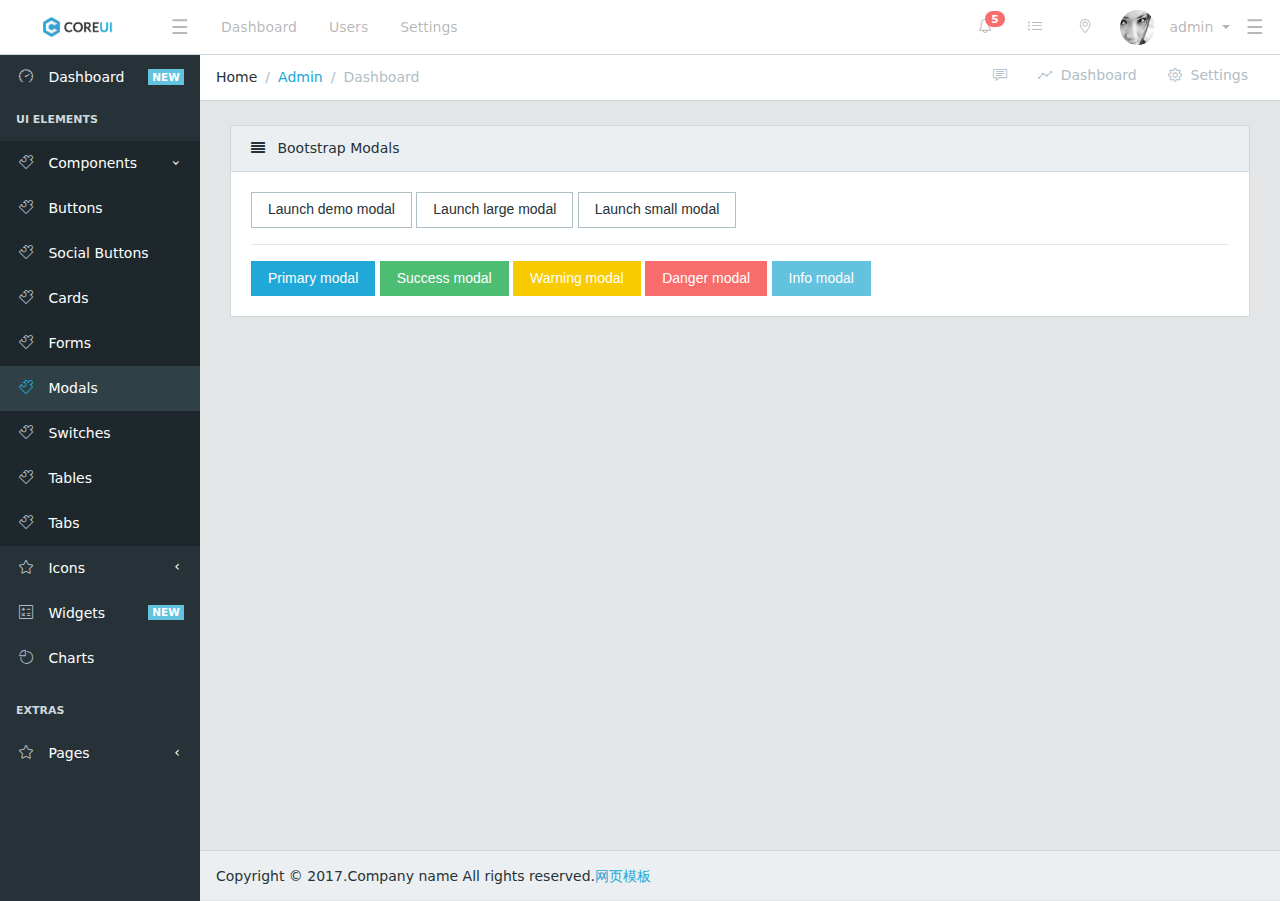
<file: html模版/COREUI/components-modals.html>
<!DOCTYPE html>
<html lang="en">

<head>

    <meta charset="utf-8">
    <meta http-equiv="X-UA-Compatible" content="IE=edge">
    <meta name="viewport" content="width=device-width, initial-scale=1, shrink-to-fit=no">
    <meta name="description" content="">
    <meta name="author" content="">
    <meta name="keyword" content="">
    <link rel="shortcut icon" href="img/favicon.png">

    <title></title>

    <!-- Icons -->
    <link href="css/font-awesome.min.css" rel="stylesheet">
    <link href="css/simple-line-icons.css" rel="stylesheet">

    <!-- Main styles for this application -->
    <link href="css/style.css" rel="stylesheet">

</head>



<body class="app header-fixed sidebar-fixed aside-menu-fixed aside-menu-hidden">
    <header class="app-header navbar">
        <button class="navbar-toggler mobile-sidebar-toggler hidden-lg-up" type="button">☰</button>
        <a class="navbar-brand" href="#"></a>
        <ul class="nav navbar-nav hidden-md-down">
            <li class="nav-item">
                <a class="nav-link navbar-toggler sidebar-toggler" href="#">☰</a>
            </li>

            <li class="nav-item px-1">
                <a class="nav-link" href="#">Dashboard</a>
            </li>
            <li class="nav-item px-1">
                <a class="nav-link" href="#">Users</a>
            </li>
            <li class="nav-item px-1">
                <a class="nav-link" href="#">Settings</a>
            </li>
        </ul>
        <ul class="nav navbar-nav ml-auto">
            <li class="nav-item hidden-md-down">
                <a class="nav-link" href="#"><i class="icon-bell"></i><span class="badge badge-pill badge-danger">5</span></a>
            </li>
            <li class="nav-item hidden-md-down">
                <a class="nav-link" href="#"><i class="icon-list"></i></a>
            </li>
            <li class="nav-item hidden-md-down">
                <a class="nav-link" href="#"><i class="icon-location-pin"></i></a>
            </li>
            <li class="nav-item dropdown">
                <a class="nav-link dropdown-toggle nav-link" data-toggle="dropdown" href="#" role="button" aria-haspopup="true" aria-expanded="false">
                    <img src="img/avatars/6.jpg" class="img-avatar" alt="admin@bootstrapmaster.com">
                    <span class="hidden-md-down">admin</span>
                </a>
                <div class="dropdown-menu dropdown-menu-right">

                    <div class="dropdown-header text-center">
                        <strong>Account</strong>
                    </div>

                    <a class="dropdown-item" href="#"><i class="fa fa-bell-o"></i> Updates<span class="badge badge-info">42</span></a>
                    <a class="dropdown-item" href="#"><i class="fa fa-envelope-o"></i> Messages<span class="badge badge-success">42</span></a>
                    <a class="dropdown-item" href="#"><i class="fa fa-tasks"></i> Tasks<span class="badge badge-danger">42</span></a>
                    <a class="dropdown-item" href="#"><i class="fa fa-comments"></i> Comments<span class="badge badge-warning">42</span></a>

                    <div class="dropdown-header text-center">
                        <strong>Settings</strong>
                    </div>

                    <a class="dropdown-item" href="#"><i class="fa fa-user"></i> Profile</a>
                    <a class="dropdown-item" href="#"><i class="fa fa-wrench"></i> Settings</a>
                    <a class="dropdown-item" href="#"><i class="fa fa-usd"></i> Payments<span class="badge badge-default">42</span></a>
                    <a class="dropdown-item" href="#"><i class="fa fa-file"></i> Projects<span class="badge badge-primary">42</span></a>
                    <div class="divider"></div>
                    <a class="dropdown-item" href="#"><i class="fa fa-shield"></i> Lock Account</a>
                    <a class="dropdown-item" href="#"><i class="fa fa-lock"></i> Logout</a>
                </div>
            </li>
            <li class="nav-item hidden-md-down">
                <a class="nav-link navbar-toggler aside-menu-toggler" href="#">☰</a>
            </li>

        </ul>
    </header>

    <div class="app-body">
        <div class="sidebar">
            <nav class="sidebar-nav">
                <ul class="nav">
                    <li class="nav-item">
                        <a class="nav-link" href="index.html"><i class="icon-speedometer"></i> Dashboard <span class="badge badge-info">NEW</span></a>
                    </li>

                    <li class="nav-title">
                        UI Elements
                    </li>
                    <li class="nav-item nav-dropdown">
                        <a class="nav-link nav-dropdown-toggle" href="#"><i class="icon-puzzle"></i> Components</a>
                        <ul class="nav-dropdown-items">
                            <li class="nav-item">
                                <a class="nav-link" href="components-buttons.html"><i class="icon-puzzle"></i> Buttons</a>
                            </li>
                            <li class="nav-item">
                                <a class="nav-link" href="components-social-buttons.html"><i class="icon-puzzle"></i> Social Buttons</a>
                            </li>
                            <li class="nav-item">
                                <a class="nav-link" href="components-cards.html"><i class="icon-puzzle"></i> Cards</a>
                            </li>
                            <li class="nav-item">
                                <a class="nav-link" href="components-forms.html"><i class="icon-puzzle"></i> Forms</a>
                            </li>
                            <li class="nav-item">
                                <a class="nav-link" href="components-modals.html"><i class="icon-puzzle"></i> Modals</a>
                            </li>
                            <li class="nav-item">
                                <a class="nav-link" href="components-switches.html"><i class="icon-puzzle"></i> Switches</a>
                            </li>
                            <li class="nav-item">
                                <a class="nav-link" href="components-tables.html"><i class="icon-puzzle"></i> Tables</a>
                            </li>
                            <li class="nav-item">
                                <a class="nav-link" href="components-tabs.html"><i class="icon-puzzle"></i> Tabs</a>
                            </li>
                        </ul>
                    </li>
                    <li class="nav-item nav-dropdown">
                        <a class="nav-link nav-dropdown-toggle" href="#"><i class="icon-star"></i> Icons</a>
                        <ul class="nav-dropdown-items">
                            <li class="nav-item">
                                <a class="nav-link" href="icons-font-awesome.html"><i class="icon-star"></i> Font Awesome</a>
                            </li>
                            <li class="nav-item">
                                <a class="nav-link" href="icons-simple-line-icons.html"><i class="icon-star"></i> Simple Line Icons</a>
                            </li>
                        </ul>
                    </li>
                    <li class="nav-item">
                        <a class="nav-link" href="widgets.html"><i class="icon-calculator"></i> Widgets <span class="badge badge-info">NEW</span></a>
                    </li>
                    <li class="nav-item">
                        <a class="nav-link" href="charts.html"><i class="icon-pie-chart"></i> Charts</a>
                    </li>
                    <li class="divider"></li>
                    <li class="nav-title">
                        Extras
                    </li>
                    <li class="nav-item nav-dropdown">
                        <a class="nav-link nav-dropdown-toggle" href="#"><i class="icon-star"></i> Pages</a>
                        <ul class="nav-dropdown-items">
                            <li class="nav-item">
                                <a class="nav-link" href="pages-login.html" target="_top"><i class="icon-star"></i> Login</a>
                            </li>
                            <li class="nav-item">
                                <a class="nav-link" href="pages-register.html" target="_top"><i class="icon-star"></i> Register</a>
                            </li>
                            <li class="nav-item">
                                <a class="nav-link" href="pages-404.html" target="_top"><i class="icon-star"></i> Error 404</a>
                            </li>
                            <li class="nav-item">
                                <a class="nav-link" href="pages-500.html" target="_top"><i class="icon-star"></i> Error 500</a>
                            </li>
                        </ul>
                    </li>

                </ul>
            </nav>
        </div>

        <!-- Main content -->
        <main class="main">

            <!-- Breadcrumb -->
            <ol class="breadcrumb">
                <li class="breadcrumb-item">Home</li>
                <li class="breadcrumb-item"><a href="#">Admin</a>
                </li>
                <li class="breadcrumb-item active">Dashboard</li>

                <!-- Breadcrumb Menu-->
                <li class="breadcrumb-menu hidden-md-down">
                    <div class="btn-group" role="group" aria-label="Button group with nested dropdown">
                        <a class="btn btn-secondary" href="#"><i class="icon-speech"></i></a>
                        <a class="btn btn-secondary" href="./"><i class="icon-graph"></i> &nbsp;Dashboard</a>
                        <a class="btn btn-secondary" href="#"><i class="icon-settings"></i> &nbsp;Settings</a>
                    </div>
                </li>
            </ol>


            <div class="container-fluid">
                <div class="animated fadeIn">
                    <div class="row">
                        <div class="col-lg-12">
                            <div class="card">
                                <div class="card-header">
                                    <i class="fa fa-align-justify"></i> Bootstrap Modals
                                </div>
                                <div class="card-block">
                                    <!-- Button trigger modal -->
                                    <button type="button" class="btn btn-secondary" data-toggle="modal" data-target="#myModal">
                                        Launch demo modal
                                    </button>
                                    <button type="button" class="btn btn-secondary" data-toggle="modal" data-target="#largeModal">
                                        Launch large modal
                                    </button>
                                    <button type="button" class="btn btn-secondary" data-toggle="modal" data-target="#smallModal">
                                        Launch small modal
                                    </button>
                                    <hr>
                                    <button type="button" class="btn btn-primary" data-toggle="modal" data-target="#primaryModal">
                                        Primary modal
                                    </button>
                                    <button type="button" class="btn btn-success" data-toggle="modal" data-target="#successModal">
                                        Success modal
                                    </button>
                                    <button type="button" class="btn btn-warning" data-toggle="modal" data-target="#warningModal">
                                        Warning modal
                                    </button>
                                    <button type="button" class="btn btn-danger" data-toggle="modal" data-target="#dangerModal">
                                        Danger modal
                                    </button>
                                    <button type="button" class="btn btn-info" data-toggle="modal" data-target="#infoModal">
                                        Info modal
                                    </button>
                                </div>
                            </div>
                        </div>
                        <!--/.col-->
                    </div>
                    <!--/.row-->
                </div>

                <div class="modal fade" id="myModal" tabindex="-1" role="dialog" aria-labelledby="myModalLabel" aria-hidden="true">
                    <div class="modal-dialog" role="document">
                        <div class="modal-content">
                            <div class="modal-header">
                                <h4 class="modal-title">Modal title</h4>
                                <button type="button" class="close" data-dismiss="modal" aria-label="Close">
                                    <span aria-hidden="true">×</span>
                                </button>
                            </div>
                            <div class="modal-body">
                                <p>One fine body…</p>
                            </div>
                            <div class="modal-footer">
                                <button type="button" class="btn btn-secondary" data-dismiss="modal">Close</button>
                                <button type="button" class="btn btn-primary">Save changes</button>
                            </div>
                        </div>
                        <!-- /.modal-content -->
                    </div>
                    <!-- /.modal-dialog -->
                </div>
                <!-- /.modal -->

                <div class="modal fade" id="largeModal" tabindex="-1" role="dialog" aria-labelledby="myModalLabel" aria-hidden="true">
                    <div class="modal-dialog modal-lg" role="document">
                        <div class="modal-content">
                            <div class="modal-header">
                                <h4 class="modal-title">Modal title</h4>
                                <button type="button" class="close" data-dismiss="modal" aria-label="Close">
                                    <span aria-hidden="true">×</span>
                                </button>
                            </div>
                            <div class="modal-body">
                                <p>One fine body…</p>
                            </div>
                            <div class="modal-footer">
                                <button type="button" class="btn btn-secondary" data-dismiss="modal">Close</button>
                                <button type="button" class="btn btn-primary">Save changes</button>
                            </div>
                        </div>
                        <!-- /.modal-content -->
                    </div>
                    <!-- /.modal-dialog -->
                </div>
                <!-- /.modal -->

                <div class="modal fade" id="smallModal" tabindex="-1" role="dialog" aria-labelledby="myModalLabel" aria-hidden="true">
                    <div class="modal-dialog modal-sm" role="document">
                        <div class="modal-content">
                            <div class="modal-header">
                                <h4 class="modal-title">Modal title</h4>
                                <button type="button" class="close" data-dismiss="modal" aria-label="Close">
                                    <span aria-hidden="true">×</span>
                                </button>
                            </div>
                            <div class="modal-body">
                                <p>One fine body…</p>
                            </div>
                            <div class="modal-footer">
                                <button type="button" class="btn btn-secondary" data-dismiss="modal">Close</button>
                                <button type="button" class="btn btn-primary">Save changes</button>
                            </div>
                        </div>
                        <!-- /.modal-content -->
                    </div>
                    <!-- /.modal-dialog -->
                </div>
                <!-- /.modal -->




                <div class="modal fade" id="primaryModal" tabindex="-1" role="dialog" aria-labelledby="myModalLabel" aria-hidden="true">
                    <div class="modal-dialog modal-primary" role="document">
                        <div class="modal-content">
                            <div class="modal-header">
                                <h4 class="modal-title">Modal title</h4>
                                <button type="button" class="close" data-dismiss="modal" aria-label="Close">
                                    <span aria-hidden="true">×</span>
                                </button>
                            </div>
                            <div class="modal-body">
                                <p>One fine body…</p>
                            </div>
                            <div class="modal-footer">
                                <button type="button" class="btn btn-secondary" data-dismiss="modal">Close</button>
                                <button type="button" class="btn btn-primary">Save changes</button>
                            </div>
                        </div>
                        <!-- /.modal-content -->
                    </div>
                    <!-- /.modal-dialog -->
                </div>
                <!-- /.modal -->


                <div class="modal fade" id="successModal" tabindex="-1" role="dialog" aria-labelledby="myModalLabel" aria-hidden="true">
                    <div class="modal-dialog modal-success" role="document">
                        <div class="modal-content">
                            <div class="modal-header">
                                <h4 class="modal-title">Modal title</h4>
                                <button type="button" class="close" data-dismiss="modal" aria-label="Close">
                                    <span aria-hidden="true">×</span>
                                </button>
                            </div>
                            <div class="modal-body">
                                <p>One fine body…</p>
                            </div>
                            <div class="modal-footer">
                                <button type="button" class="btn btn-secondary" data-dismiss="modal">Close</button>
                                <button type="button" class="btn btn-primary">Save changes</button>
                            </div>
                        </div>
                        <!-- /.modal-content -->
                    </div>
                    <!-- /.modal-dialog -->
                </div>
                <!-- /.modal -->


                <div class="modal fade" id="warningModal" tabindex="-1" role="dialog" aria-labelledby="myModalLabel" aria-hidden="true">
                    <div class="modal-dialog modal-warning" role="document">
                        <div class="modal-content">
                            <div class="modal-header">
                                <h4 class="modal-title">Modal title</h4>
                                <button type="button" class="close" data-dismiss="modal" aria-label="Close">
                                    <span aria-hidden="true">×</span>
                                </button>
                            </div>
                            <div class="modal-body">
                                <p>One fine body…</p>
                            </div>
                            <div class="modal-footer">
                                <button type="button" class="btn btn-secondary" data-dismiss="modal">Close</button>
                                <button type="button" class="btn btn-primary">Save changes</button>
                            </div>
                        </div>
                        <!-- /.modal-content -->
                    </div>
                    <!-- /.modal-dialog -->
                </div>
                <!-- /.modal -->

                <div class="modal fade" id="dangerModal" tabindex="-1" role="dialog" aria-labelledby="myModalLabel" aria-hidden="true">
                    <div class="modal-dialog modal-danger" role="document">
                        <div class="modal-content">
                            <div class="modal-header">
                                <h4 class="modal-title">Modal title</h4>
                                <button type="button" class="close" data-dismiss="modal" aria-label="Close">
                                    <span aria-hidden="true">×</span>
                                </button>
                            </div>
                            <div class="modal-body">
                                <p>One fine body…</p>
                            </div>
                            <div class="modal-footer">
                                <button type="button" class="btn btn-secondary" data-dismiss="modal">Close</button>
                                <button type="button" class="btn btn-primary">Save changes</button>
                            </div>
                        </div>
                        <!-- /.modal-content -->
                    </div>
                    <!-- /.modal-dialog -->
                </div>
                <!-- /.modal -->

                <div class="modal fade" id="infoModal" tabindex="-1" role="dialog" aria-labelledby="myModalLabel" aria-hidden="true">
                    <div class="modal-dialog modal-info" role="document">
                        <div class="modal-content">
                            <div class="modal-header">
                                <h4 class="modal-title">Modal title</h4>
                                <button type="button" class="close" data-dismiss="modal" aria-label="Close">
                                    <span aria-hidden="true">×</span>
                                </button>
                            </div>
                            <div class="modal-body">
                                <p>One fine body…</p>
                            </div>
                            <div class="modal-footer">
                                <button type="button" class="btn btn-secondary" data-dismiss="modal">Close</button>
                                <button type="button" class="btn btn-primary">Save changes</button>
                            </div>
                        </div>
                        <!-- /.modal-content -->
                    </div>
                    <!-- /.modal-dialog -->
                </div>
                <!-- /.modal -->

            </div>
            <!-- /.conainer-fluid -->
        </main>

        <aside class="aside-menu">
            <ul class="nav nav-tabs" role="tablist">
                <li class="nav-item">
                    <a class="nav-link active" data-toggle="tab" href="#timeline" role="tab"><i class="icon-list"></i></a>
                </li>
                <li class="nav-item">
                    <a class="nav-link" data-toggle="tab" href="#messages" role="tab"><i class="icon-speech"></i></a>
                </li>
                <li class="nav-item">
                    <a class="nav-link" data-toggle="tab" href="#settings" role="tab"><i class="icon-settings"></i></a>
                </li>
            </ul>

            <!-- Tab panes -->
            <div class="tab-content">
                <div class="tab-pane active" id="timeline" role="tabpanel">
                    <div class="callout m-0 py-h text-muted text-center bg-faded text-uppercase">
                        <small><b>Today</b>
                        </small>
                    </div>
                    <hr class="transparent mx-1 my-0">
                    <div class="callout callout-warning m-0 py-1">
                        <div class="avatar float-right">
                            <img src="img/avatars/7.jpg" class="img-avatar" alt="admin@bootstrapmaster.com">
                        </div>
                        <div>Meeting with
                            <strong>Lucas</strong>
                        </div>
                        <small class="text-muted mr-1"><i class="icon-calendar"></i>&nbsp; 1 - 3pm</small>
                        <small class="text-muted"><i class="icon-location-pin"></i>&nbsp; Palo Alto, CA</small>
                    </div>
                    <hr class="mx-1 my-0">
                    <div class="callout callout-info m-0 py-1">
                        <div class="avatar float-right">
                            <img src="img/avatars/4.jpg" class="img-avatar" alt="admin@bootstrapmaster.com">
                        </div>
                        <div>Skype with
                            <strong>Megan</strong>
                        </div>
                        <small class="text-muted mr-1"><i class="icon-calendar"></i>&nbsp; 4 - 5pm</small>
                        <small class="text-muted"><i class="icon-social-skype"></i>&nbsp; On-line</small>
                    </div>
                    <hr class="transparent mx-1 my-0">
                    <div class="callout m-0 py-h text-muted text-center bg-faded text-uppercase">
                        <small><b>Tomorrow</b>
                        </small>
                    </div>
                    <hr class="transparent mx-1 my-0">
                    <div class="callout callout-danger m-0 py-1">
                        <div>New UI Project -
                            <strong>deadline</strong>
                        </div>
                        <small class="text-muted mr-1"><i class="icon-calendar"></i>&nbsp; 10 - 11pm</small>
                        <small class="text-muted"><i class="icon-home"></i>&nbsp; creativeLabs HQ</small>
                        <div class="avatars-stack mt-h">
                            <div class="avatar avatar-xs">
                                <img src="img/avatars/2.jpg" class="img-avatar" alt="admin@bootstrapmaster.com">
                            </div>
                            <div class="avatar avatar-xs">
                                <img src="img/avatars/3.jpg" class="img-avatar" alt="admin@bootstrapmaster.com">
                            </div>
                            <div class="avatar avatar-xs">
                                <img src="img/avatars/4.jpg" class="img-avatar" alt="admin@bootstrapmaster.com">
                            </div>
                            <div class="avatar avatar-xs">
                                <img src="img/avatars/5.jpg" class="img-avatar" alt="admin@bootstrapmaster.com">
                            </div>
                            <div class="avatar avatar-xs">
                                <img src="img/avatars/6.jpg" class="img-avatar" alt="admin@bootstrapmaster.com">
                            </div>
                        </div>
                    </div>
                    <hr class="mx-1 my-0">
                    <div class="callout callout-success m-0 py-1">
                        <div>
                            <strong>#10 Startups.Garden</strong>Meetup</div>
                        <small class="text-muted mr-1"><i class="icon-calendar"></i>&nbsp; 1 - 3pm</small>
                        <small class="text-muted"><i class="icon-location-pin"></i>&nbsp; Palo Alto, CA</small>
                    </div>
                    <hr class="mx-1 my-0">
                    <div class="callout callout-primary m-0 py-1">
                        <div>
                            <strong>Team meeting</strong>
                        </div>
                        <small class="text-muted mr-1"><i class="icon-calendar"></i>&nbsp; 4 - 6pm</small>
                        <small class="text-muted"><i class="icon-home"></i>&nbsp; creativeLabs HQ</small>
                        <div class="avatars-stack mt-h">
                            <div class="avatar avatar-xs">
                                <img src="img/avatars/2.jpg" class="img-avatar" alt="admin@bootstrapmaster.com">
                            </div>
                            <div class="avatar avatar-xs">
                                <img src="img/avatars/3.jpg" class="img-avatar" alt="admin@bootstrapmaster.com">
                            </div>
                            <div class="avatar avatar-xs">
                                <img src="img/avatars/4.jpg" class="img-avatar" alt="admin@bootstrapmaster.com">
                            </div>
                            <div class="avatar avatar-xs">
                                <img src="img/avatars/5.jpg" class="img-avatar" alt="admin@bootstrapmaster.com">
                            </div>
                            <div class="avatar avatar-xs">
                                <img src="img/avatars/6.jpg" class="img-avatar" alt="admin@bootstrapmaster.com">
                            </div>
                            <div class="avatar avatar-xs">
                                <img src="img/avatars/7.jpg" class="img-avatar" alt="admin@bootstrapmaster.com">
                            </div>
                            <div class="avatar avatar-xs">
                                <img src="img/avatars/8.jpg" class="img-avatar" alt="admin@bootstrapmaster.com">
                            </div>
                        </div>
                    </div>
                    <hr class="mx-1 my-0">
                </div>
                <div class="tab-pane p-1" id="messages" role="tabpanel">
                    <div class="message">
                        <div class="py-1 pb-3 mr-1 float-left">
                            <div class="avatar">
                                <img src="img/avatars/7.jpg" class="img-avatar" alt="admin@bootstrapmaster.com">
                                <span class="avatar-status badge-success"></span>
                            </div>
                        </div>
                        <div>
                            <small class="text-muted">Lukasz Holeczek</small>
                            <small class="text-muted float-right mt-q">1:52 PM</small>
                        </div>
                        <div class="text-truncate font-weight-bold">Lorem ipsum dolor sit amet</div>
                        <small class="text-muted">Lorem ipsum dolor sit amet, consectetur adipisicing elit, sed do eiusmod tempor incididunt...</small>
                    </div>
                    <hr>
                    <div class="message">
                        <div class="py-1 pb-3 mr-1 float-left">
                            <div class="avatar">
                                <img src="img/avatars/7.jpg" class="img-avatar" alt="admin@bootstrapmaster.com">
                                <span class="avatar-status badge-success"></span>
                            </div>
                        </div>
                        <div>
                            <small class="text-muted">Lukasz Holeczek</small>
                            <small class="text-muted float-right mt-q">1:52 PM</small>
                        </div>
                        <div class="text-truncate font-weight-bold">Lorem ipsum dolor sit amet</div>
                        <small class="text-muted">Lorem ipsum dolor sit amet, consectetur adipisicing elit, sed do eiusmod tempor incididunt...</small>
                    </div>
                    <hr>
                    <div class="message">
                        <div class="py-1 pb-3 mr-1 float-left">
                            <div class="avatar">
                                <img src="img/avatars/7.jpg" class="img-avatar" alt="admin@bootstrapmaster.com">
                                <span class="avatar-status badge-success"></span>
                            </div>
                        </div>
                        <div>
                            <small class="text-muted">Lukasz Holeczek</small>
                            <small class="text-muted float-right mt-q">1:52 PM</small>
                        </div>
                        <div class="text-truncate font-weight-bold">Lorem ipsum dolor sit amet</div>
                        <small class="text-muted">Lorem ipsum dolor sit amet, consectetur adipisicing elit, sed do eiusmod tempor incididunt...</small>
                    </div>
                    <hr>
                    <div class="message">
                        <div class="py-1 pb-3 mr-1 float-left">
                            <div class="avatar">
                                <img src="img/avatars/7.jpg" class="img-avatar" alt="admin@bootstrapmaster.com">
                                <span class="avatar-status badge-success"></span>
                            </div>
                        </div>
                        <div>
                            <small class="text-muted">Lukasz Holeczek</small>
                            <small class="text-muted float-right mt-q">1:52 PM</small>
                        </div>
                        <div class="text-truncate font-weight-bold">Lorem ipsum dolor sit amet</div>
                        <small class="text-muted">Lorem ipsum dolor sit amet, consectetur adipisicing elit, sed do eiusmod tempor incididunt...</small>
                    </div>
                    <hr>
                    <div class="message">
                        <div class="py-1 pb-3 mr-1 float-left">
                            <div class="avatar">
                                <img src="img/avatars/7.jpg" class="img-avatar" alt="admin@bootstrapmaster.com">
                                <span class="avatar-status badge-success"></span>
                            </div>
                        </div>
                        <div>
                            <small class="text-muted">Lukasz Holeczek</small>
                            <small class="text-muted float-right mt-q">1:52 PM</small>
                        </div>
                        <div class="text-truncate font-weight-bold">Lorem ipsum dolor sit amet</div>
                        <small class="text-muted">Lorem ipsum dolor sit amet, consectetur adipisicing elit, sed do eiusmod tempor incididunt...</small>
                    </div>
                </div>
                <div class="tab-pane p-1" id="settings" role="tabpanel">
                    <h6>Settings</h6>

                    <div class="aside-options">
                        <div class="clearfix mt-2">
                            <small><b>Option 1</b>
                            </small>
                            <label class="switch switch-text switch-pill switch-success switch-sm float-right">
                                <input type="checkbox" class="switch-input" checked="">
                                <span class="switch-label" data-on="On" data-off="Off"></span>
                                <span class="switch-handle"></span>
                            </label>
                        </div>
                        <div>
                            <small class="text-muted">Lorem ipsum dolor sit amet, consectetur adipisicing elit, sed do eiusmod tempor incididunt ut labore et dolore magna aliqua.</small>
                        </div>
                    </div>

                    <div class="aside-options">
                        <div class="clearfix mt-1">
                            <small><b>Option 2</b>
                            </small>
                            <label class="switch switch-text switch-pill switch-success switch-sm float-right">
                                <input type="checkbox" class="switch-input">
                                <span class="switch-label" data-on="On" data-off="Off"></span>
                                <span class="switch-handle"></span>
                            </label>
                        </div>
                        <div>
                            <small class="text-muted">Lorem ipsum dolor sit amet, consectetur adipisicing elit, sed do eiusmod tempor incididunt ut labore et dolore magna aliqua.</small>
                        </div>
                    </div>

                    <div class="aside-options">
                        <div class="clearfix mt-1">
                            <small><b>Option 3</b>
                            </small>
                            <label class="switch switch-text switch-pill switch-success switch-sm float-right">
                                <input type="checkbox" class="switch-input">
                                <span class="switch-label" data-on="On" data-off="Off"></span>
                                <span class="switch-handle"></span>
                            </label>
                        </div>
                    </div>

                    <div class="aside-options">
                        <div class="clearfix mt-1">
                            <small><b>Option 4</b>
                            </small>
                            <label class="switch switch-text switch-pill switch-success switch-sm float-right">
                                <input type="checkbox" class="switch-input" checked="">
                                <span class="switch-label" data-on="On" data-off="Off"></span>
                                <span class="switch-handle"></span>
                            </label>
                        </div>
                    </div>

                    <hr>
                    <h6>System Utilization</h6>

                    <div class="text-uppercase mb-q mt-2">
                        <small><b>CPU Usage</b>
                        </small>
                    </div>
                    <div class="progress progress-xs">
                        <div class="progress-bar bg-info" role="progressbar" style="width: 25%" aria-valuenow="25" aria-valuemin="0" aria-valuemax="100"></div>
                    </div>
                    <small class="text-muted">348 Processes. 1/4 Cores.</small>

                    <div class="text-uppercase mb-q mt-h">
                        <small><b>Memory Usage</b>
                        </small>
                    </div>
                    <div class="progress progress-xs">
                        <div class="progress-bar bg-warning" role="progressbar" style="width: 70%" aria-valuenow="70" aria-valuemin="0" aria-valuemax="100"></div>
                    </div>
                    <small class="text-muted">11444GB/16384MB</small>

                    <div class="text-uppercase mb-q mt-h">
                        <small><b>SSD 1 Usage</b>
                        </small>
                    </div>
                    <div class="progress progress-xs">
                        <div class="progress-bar bg-danger" role="progressbar" style="width: 95%" aria-valuenow="95" aria-valuemin="0" aria-valuemax="100"></div>
                    </div>
                    <small class="text-muted">243GB/256GB</small>

                    <div class="text-uppercase mb-q mt-h">
                        <small><b>SSD 2 Usage</b>
                        </small>
                    </div>
                    <div class="progress progress-xs">
                        <div class="progress-bar bg-success" role="progressbar" style="width: 10%" aria-valuenow="10" aria-valuemin="0" aria-valuemax="100"></div>
                    </div>
                    <small class="text-muted">25GB/256GB</small>
                </div>
            </div>
        </aside>


    </div>

    <footer class="app-footer">
Copyright &copy; 2017.Company name All rights reserved.<a target="_blank" href="http://www.mycodes.net/">&#x7F51;&#x9875;&#x6A21;&#x677F;</a>    </footer>

    <!-- Bootstrap and necessary plugins -->
	<script src="assets/js/libs/jquery.min.js"></script>
	<script src="assets/js/libs/tether.min.js"></script>
	<script src="assets/js/libs/bootstrap.min.js"></script>
	<script src="assets/js/libs/pace.min.js"></script>
	<!-- Plugins and scripts required by all views -->
	<script src="assets/js/libs/Chart.min.js"></script>


    <!-- GenesisUI main scripts -->

    <script src="js/app.js"></script>



</body>

</html>
</file>
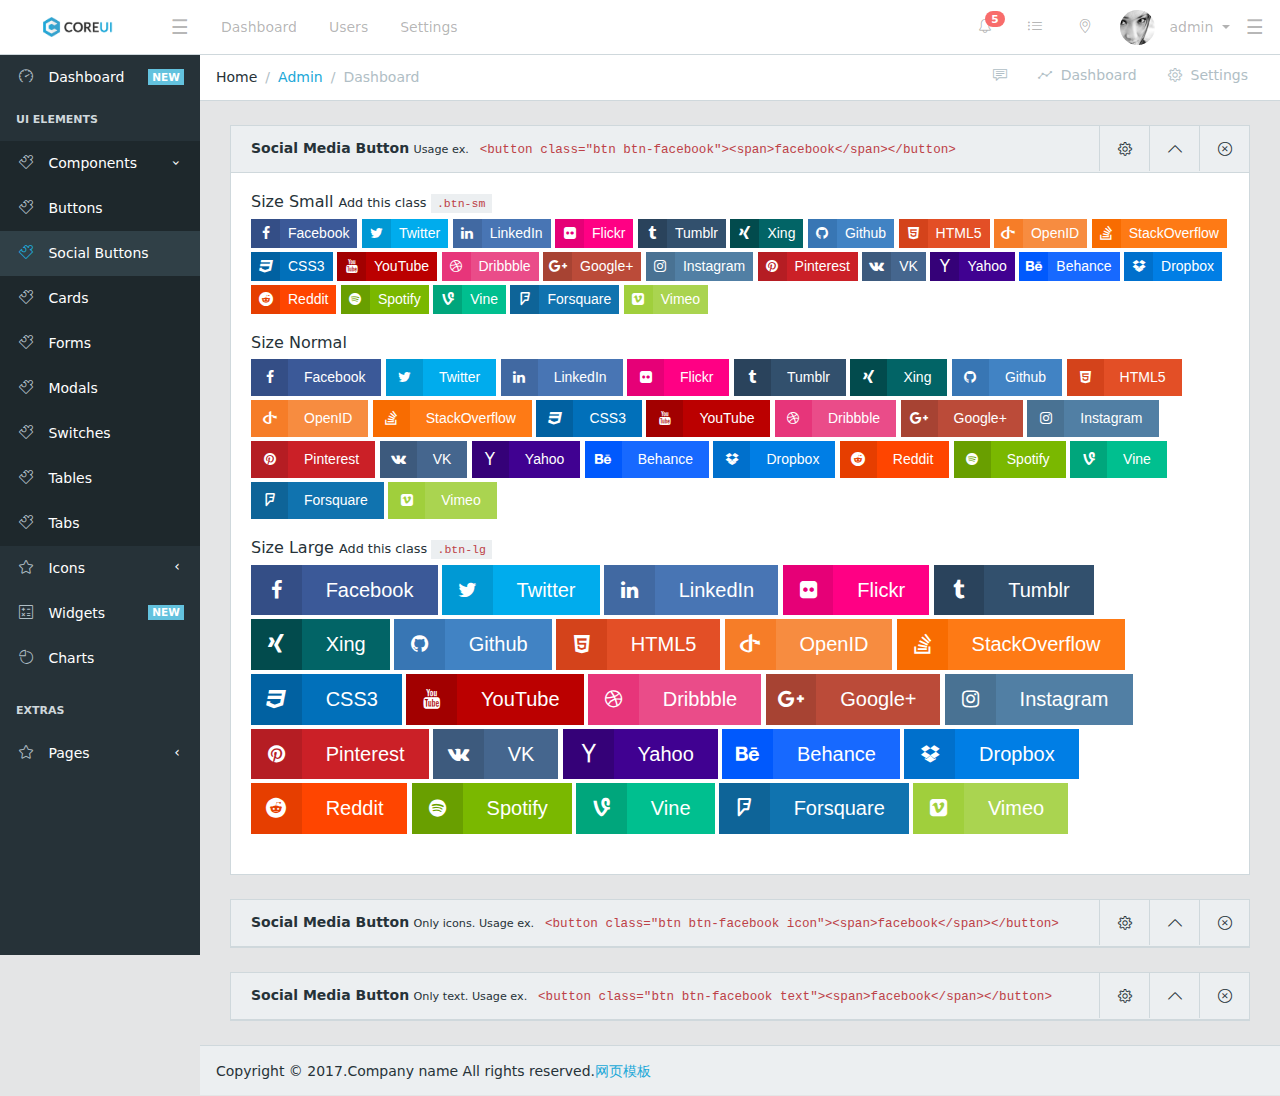
<file: html模版/COREUI/components-social-buttons.html>
<!DOCTYPE html>
<html lang="en">

<head>

    <meta charset="utf-8">
    <meta http-equiv="X-UA-Compatible" content="IE=edge">
    <meta name="viewport" content="width=device-width, initial-scale=1, shrink-to-fit=no">
    <meta name="description" content="">
    <meta name="author" content="">
    <meta name="keyword" content="">
    <link rel="shortcut icon" href="img/favicon.png">

    <title></title>

    <!-- Icons -->
    <link href="css/font-awesome.min.css" rel="stylesheet">
    <link href="css/simple-line-icons.css" rel="stylesheet">

    <!-- Main styles for this application -->
    <link href="css/style.css" rel="stylesheet">

</head>



<body class="app header-fixed sidebar-fixed aside-menu-fixed aside-menu-hidden">
    <header class="app-header navbar">
        <button class="navbar-toggler mobile-sidebar-toggler hidden-lg-up" type="button">☰</button>
        <a class="navbar-brand" href="#"></a>
        <ul class="nav navbar-nav hidden-md-down">
            <li class="nav-item">
                <a class="nav-link navbar-toggler sidebar-toggler" href="#">☰</a>
            </li>

            <li class="nav-item px-1">
                <a class="nav-link" href="#">Dashboard</a>
            </li>
            <li class="nav-item px-1">
                <a class="nav-link" href="#">Users</a>
            </li>
            <li class="nav-item px-1">
                <a class="nav-link" href="#">Settings</a>
            </li>
        </ul>
        <ul class="nav navbar-nav ml-auto">
            <li class="nav-item hidden-md-down">
                <a class="nav-link" href="#"><i class="icon-bell"></i><span class="badge badge-pill badge-danger">5</span></a>
            </li>
            <li class="nav-item hidden-md-down">
                <a class="nav-link" href="#"><i class="icon-list"></i></a>
            </li>
            <li class="nav-item hidden-md-down">
                <a class="nav-link" href="#"><i class="icon-location-pin"></i></a>
            </li>
            <li class="nav-item dropdown">
                <a class="nav-link dropdown-toggle nav-link" data-toggle="dropdown" href="#" role="button" aria-haspopup="true" aria-expanded="false">
                    <img src="img/avatars/6.jpg" class="img-avatar" alt="admin@bootstrapmaster.com">
                    <span class="hidden-md-down">admin</span>
                </a>
                <div class="dropdown-menu dropdown-menu-right">

                    <div class="dropdown-header text-center">
                        <strong>Account</strong>
                    </div>

                    <a class="dropdown-item" href="#"><i class="fa fa-bell-o"></i> Updates<span class="badge badge-info">42</span></a>
                    <a class="dropdown-item" href="#"><i class="fa fa-envelope-o"></i> Messages<span class="badge badge-success">42</span></a>
                    <a class="dropdown-item" href="#"><i class="fa fa-tasks"></i> Tasks<span class="badge badge-danger">42</span></a>
                    <a class="dropdown-item" href="#"><i class="fa fa-comments"></i> Comments<span class="badge badge-warning">42</span></a>

                    <div class="dropdown-header text-center">
                        <strong>Settings</strong>
                    </div>

                    <a class="dropdown-item" href="#"><i class="fa fa-user"></i> Profile</a>
                    <a class="dropdown-item" href="#"><i class="fa fa-wrench"></i> Settings</a>
                    <a class="dropdown-item" href="#"><i class="fa fa-usd"></i> Payments<span class="badge badge-default">42</span></a>
                    <a class="dropdown-item" href="#"><i class="fa fa-file"></i> Projects<span class="badge badge-primary">42</span></a>
                    <div class="divider"></div>
                    <a class="dropdown-item" href="#"><i class="fa fa-shield"></i> Lock Account</a>
                    <a class="dropdown-item" href="#"><i class="fa fa-lock"></i> Logout</a>
                </div>
            </li>
            <li class="nav-item hidden-md-down">
                <a class="nav-link navbar-toggler aside-menu-toggler" href="#">☰</a>
            </li>

        </ul>
    </header>

    <div class="app-body">
        <div class="sidebar">
            <nav class="sidebar-nav">
                <ul class="nav">
                    <li class="nav-item">
                        <a class="nav-link" href="index.html"><i class="icon-speedometer"></i> Dashboard <span class="badge badge-info">NEW</span></a>
                    </li>

                    <li class="nav-title">
                        UI Elements
                    </li>
                    <li class="nav-item nav-dropdown">
                        <a class="nav-link nav-dropdown-toggle" href="#"><i class="icon-puzzle"></i> Components</a>
                        <ul class="nav-dropdown-items">
                            <li class="nav-item">
                                <a class="nav-link" href="components-buttons.html"><i class="icon-puzzle"></i> Buttons</a>
                            </li>
                            <li class="nav-item">
                                <a class="nav-link" href="components-social-buttons.html"><i class="icon-puzzle"></i> Social Buttons</a>
                            </li>
                            <li class="nav-item">
                                <a class="nav-link" href="components-cards.html"><i class="icon-puzzle"></i> Cards</a>
                            </li>
                            <li class="nav-item">
                                <a class="nav-link" href="components-forms.html"><i class="icon-puzzle"></i> Forms</a>
                            </li>
                            <li class="nav-item">
                                <a class="nav-link" href="components-modals.html"><i class="icon-puzzle"></i> Modals</a>
                            </li>
                            <li class="nav-item">
                                <a class="nav-link" href="components-switches.html"><i class="icon-puzzle"></i> Switches</a>
                            </li>
                            <li class="nav-item">
                                <a class="nav-link" href="components-tables.html"><i class="icon-puzzle"></i> Tables</a>
                            </li>
                            <li class="nav-item">
                                <a class="nav-link" href="components-tabs.html"><i class="icon-puzzle"></i> Tabs</a>
                            </li>
                        </ul>
                    </li>
                    <li class="nav-item nav-dropdown">
                        <a class="nav-link nav-dropdown-toggle" href="#"><i class="icon-star"></i> Icons</a>
                        <ul class="nav-dropdown-items">
                            <li class="nav-item">
                                <a class="nav-link" href="icons-font-awesome.html"><i class="icon-star"></i> Font Awesome</a>
                            </li>
                            <li class="nav-item">
                                <a class="nav-link" href="icons-simple-line-icons.html"><i class="icon-star"></i> Simple Line Icons</a>
                            </li>
                        </ul>
                    </li>
                    <li class="nav-item">
                        <a class="nav-link" href="widgets.html"><i class="icon-calculator"></i> Widgets <span class="badge badge-info">NEW</span></a>
                    </li>
                    <li class="nav-item">
                        <a class="nav-link" href="charts.html"><i class="icon-pie-chart"></i> Charts</a>
                    </li>
                    <li class="divider"></li>
                    <li class="nav-title">
                        Extras
                    </li>
                    <li class="nav-item nav-dropdown">
                        <a class="nav-link nav-dropdown-toggle" href="#"><i class="icon-star"></i> Pages</a>
                        <ul class="nav-dropdown-items">
                            <li class="nav-item">
                                <a class="nav-link" href="pages-login.html" target="_top"><i class="icon-star"></i> Login</a>
                            </li>
                            <li class="nav-item">
                                <a class="nav-link" href="pages-register.html" target="_top"><i class="icon-star"></i> Register</a>
                            </li>
                            <li class="nav-item">
                                <a class="nav-link" href="pages-404.html" target="_top"><i class="icon-star"></i> Error 404</a>
                            </li>
                            <li class="nav-item">
                                <a class="nav-link" href="pages-500.html" target="_top"><i class="icon-star"></i> Error 500</a>
                            </li>
                        </ul>
                    </li>

                </ul>
            </nav>
        </div>

        <!-- Main content -->
        <main class="main">

            <!-- Breadcrumb -->
            <ol class="breadcrumb">
                <li class="breadcrumb-item">Home</li>
                <li class="breadcrumb-item"><a href="#">Admin</a>
                </li>
                <li class="breadcrumb-item active">Dashboard</li>

                <!-- Breadcrumb Menu-->
                <li class="breadcrumb-menu hidden-md-down">
                    <div class="btn-group" role="group" aria-label="Button group with nested dropdown">
                        <a class="btn btn-secondary" href="#"><i class="icon-speech"></i></a>
                        <a class="btn btn-secondary" href="./"><i class="icon-graph"></i> &nbsp;Dashboard</a>
                        <a class="btn btn-secondary" href="#"><i class="icon-settings"></i> &nbsp;Settings</a>
                    </div>
                </li>
            </ol>


            <div class="container-fluid">
                <div class="animated fadeIn">
                    <div class="row">
                        <div class="col-12">
                            <div class="card">
                                <div class="card-header">
                                    <strong>Social Media Button</strong>
                                    <small>Usage ex.</small>
                                    <code style="text-transform:lowercase">&lt;button class="btn btn-facebook"&gt;&lt;span&gt;Facebook&lt;/span&gt;&lt;/button&gt;</code>
                                    <div class="card-actions">
                                        <a href="#" class="btn-setting"><i class="icon-settings"></i></a>
                                        <button class="btn-minimize" type="button" data-toggle="collapse" data-target="" aria-expanded="false" aria-controls="collapseExample">
                                            <i class="icon-arrow-up"></i>
                                        </button>
                                        <a href="#" class="btn-close"><i class="icon-close"></i></a>
                                    </div>
                                </div>
                                <div class="card-block">
                                    <h6>Size Small
                                        <small>Add this class
                                            <code>.btn-sm</code>
                                        </small>
                                    </h6>
                                    <p>
                                        <button type="button" class="btn btn-sm btn-facebook" style="margin-bottom: 4px">
                                            <span>Facebook</span>
                                        </button>
                                        <button type="button" class="btn btn-sm btn-twitter" style="margin-bottom: 4px">
                                            <span>Twitter</span>
                                        </button>
                                        <button type="button" class="btn btn-sm btn-linkedin" style="margin-bottom: 4px">
                                            <span>LinkedIn</span>
                                        </button>
                                        <button type="button" class="btn btn-sm btn-flickr" style="margin-bottom: 4px">
                                            <span>Flickr</span>
                                        </button>
                                        <button type="button" class="btn btn-sm btn-tumblr" style="margin-bottom: 4px">
                                            <span>Tumblr</span>
                                        </button>
                                        <button type="button" class="btn btn-sm btn-xing" style="margin-bottom: 4px">
                                            <span>Xing</span>
                                        </button>
                                        <button type="button" class="btn btn-sm btn-github" style="margin-bottom: 4px">
                                            <span>Github</span>
                                        </button>
                                        <button type="button" class="btn btn-sm btn-html5" style="margin-bottom: 4px">
                                            <span>HTML5</span>
                                        </button>
                                        <button type="button" class="btn btn-sm btn-openid" style="margin-bottom: 4px">
                                            <span>OpenID</span>
                                        </button>
                                        <button type="button" class="btn btn-sm btn-stack-overflow" style="margin-bottom: 4px">
                                            <span>StackOverflow</span>
                                        </button>
                                        <button type="button" class="btn btn-sm btn-css3" style="margin-bottom: 4px">
                                            <span>CSS3</span>
                                        </button>
                                        <button type="button" class="btn btn-sm btn-youtube" style="margin-bottom: 4px">
                                            <span>YouTube</span>
                                        </button>
                                        <button type="button" class="btn btn-sm btn-dribbble" style="margin-bottom: 4px">
                                            <span>Dribbble</span>
                                        </button>
                                        <button type="button" class="btn btn-sm btn-google-plus" style="margin-bottom: 4px">
                                            <span>Google+</span>
                                        </button>
                                        <button type="button" class="btn btn-sm btn-instagram" style="margin-bottom: 4px">
                                            <span>Instagram</span>
                                        </button>
                                        <button type="button" class="btn btn-sm btn-pinterest" style="margin-bottom: 4px">
                                            <span>Pinterest</span>
                                        </button>
                                        <button type="button" class="btn btn-sm btn-vk" style="margin-bottom: 4px">
                                            <span>VK</span>
                                        </button>
                                        <button type="button" class="btn btn-sm btn-yahoo" style="margin-bottom: 4px">
                                            <span>Yahoo</span>
                                        </button>
                                        <button type="button" class="btn btn-sm btn-behance" style="margin-bottom: 4px">
                                            <span>Behance</span>
                                        </button>
                                        <button type="button" class="btn btn-sm btn-dropbox" style="margin-bottom: 4px">
                                            <span>Dropbox</span>
                                        </button>
                                        <button type="button" class="btn btn-sm btn-reddit" style="margin-bottom: 4px">
                                            <span>Reddit</span>
                                        </button>
                                        <button type="button" class="btn btn-sm btn-spotify" style="margin-bottom: 4px">
                                            <span>Spotify</span>
                                        </button>
                                        <button type="button" class="btn btn-sm btn-vine" style="margin-bottom: 4px">
                                            <span>Vine</span>
                                        </button>
                                        <button type="button" class="btn btn-sm btn-foursquare" style="margin-bottom: 4px">
                                            <span>Forsquare</span>
                                        </button>
                                        <button type="button" class="btn btn-sm btn-vimeo" style="margin-bottom: 4px">
                                            <span>Vimeo</span>
                                        </button>
                                    </p>
                                    <h6>Size Normal</h6>
                                    <p>
                                        <button type="button" class="btn btn-facebook" style="margin-bottom: 4px">
                                            <span>Facebook</span>
                                        </button>
                                        <button type="button" class="btn btn-twitter" style="margin-bottom: 4px">
                                            <span>Twitter</span>
                                        </button>
                                        <button type="button" class="btn btn-linkedin" style="margin-bottom: 4px">
                                            <span>LinkedIn</span>
                                        </button>
                                        <button type="button" class="btn btn-flickr" style="margin-bottom: 4px">
                                            <span>Flickr</span>
                                        </button>
                                        <button type="button" class="btn btn-tumblr" style="margin-bottom: 4px">
                                            <span>Tumblr</span>
                                        </button>
                                        <button type="button" class="btn btn-xing" style="margin-bottom: 4px">
                                            <span>Xing</span>
                                        </button>
                                        <button type="button" class="btn btn-github" style="margin-bottom: 4px">
                                            <span>Github</span>
                                        </button>
                                        <button type="button" class="btn btn-html5" style="margin-bottom: 4px">
                                            <span>HTML5</span>
                                        </button>
                                        <button type="button" class="btn btn-openid" style="margin-bottom: 4px">
                                            <span>OpenID</span>
                                        </button>
                                        <button type="button" class="btn btn-stack-overflow" style="margin-bottom: 4px">
                                            <span>StackOverflow</span>
                                        </button>
                                        <button type="button" class="btn btn-css3" style="margin-bottom: 4px">
                                            <span>CSS3</span>
                                        </button>
                                        <button type="button" class="btn btn-youtube" style="margin-bottom: 4px">
                                            <span>YouTube</span>
                                        </button>
                                        <button type="button" class="btn btn-dribbble" style="margin-bottom: 4px">
                                            <span>Dribbble</span>
                                        </button>
                                        <button type="button" class="btn btn-google-plus" style="margin-bottom: 4px">
                                            <span>Google+</span>
                                        </button>
                                        <button type="button" class="btn btn-instagram" style="margin-bottom: 4px">
                                            <span>Instagram</span>
                                        </button>
                                        <button type="button" class="btn btn-pinterest" style="margin-bottom: 4px">
                                            <span>Pinterest</span>
                                        </button>
                                        <button type="button" class="btn btn-vk" style="margin-bottom: 4px">
                                            <span>VK</span>
                                        </button>
                                        <button type="button" class="btn btn-yahoo" style="margin-bottom: 4px">
                                            <span>Yahoo</span>
                                        </button>
                                        <button type="button" class="btn btn-behance" style="margin-bottom: 4px">
                                            <span>Behance</span>
                                        </button>
                                        <button type="button" class="btn btn-dropbox" style="margin-bottom: 4px">
                                            <span>Dropbox</span>
                                        </button>
                                        <button type="button" class="btn btn-reddit" style="margin-bottom: 4px">
                                            <span>Reddit</span>
                                        </button>
                                        <button type="button" class="btn btn-spotify" style="margin-bottom: 4px">
                                            <span>Spotify</span>
                                        </button>
                                        <button type="button" class="btn btn-vine" style="margin-bottom: 4px">
                                            <span>Vine</span>
                                        </button>
                                        <button type="button" class="btn btn-foursquare" style="margin-bottom: 4px">
                                            <span>Forsquare</span>
                                        </button>
                                        <button type="button" class="btn btn-vimeo" style="margin-bottom: 4px">
                                            <span>Vimeo</span>
                                        </button>
                                    </p>
                                    <h6>Size Large
                                        <small>Add this class
                                            <code>.btn-lg</code>
                                        </small>
                                    </h6>
                                    <p>
                                        <button type="button" class="btn btn-lg btn-facebook" style="margin-bottom: 4px">
                                            <span>Facebook</span>
                                        </button>
                                        <button type="button" class="btn btn-lg btn-twitter" style="margin-bottom: 4px">
                                            <span>Twitter</span>
                                        </button>
                                        <button type="button" class="btn btn-lg btn-linkedin" style="margin-bottom: 4px">
                                            <span>LinkedIn</span>
                                        </button>
                                        <button type="button" class="btn btn-lg btn-flickr" style="margin-bottom: 4px">
                                            <span>Flickr</span>
                                        </button>
                                        <button type="button" class="btn btn-lg btn-tumblr" style="margin-bottom: 4px">
                                            <span>Tumblr</span>
                                        </button>
                                        <button type="button" class="btn btn-lg btn-xing" style="margin-bottom: 4px">
                                            <span>Xing</span>
                                        </button>
                                        <button type="button" class="btn btn-lg btn-github" style="margin-bottom: 4px">
                                            <span>Github</span>
                                        </button>
                                        <button type="button" class="btn btn-lg btn-html5" style="margin-bottom: 4px">
                                            <span>HTML5</span>
                                        </button>
                                        <button type="button" class="btn btn-lg btn-openid" style="margin-bottom: 4px">
                                            <span>OpenID</span>
                                        </button>
                                        <button type="button" class="btn btn-lg btn-stack-overflow" style="margin-bottom: 4px">
                                            <span>StackOverflow</span>
                                        </button>
                                        <button type="button" class="btn btn-lg btn-css3" style="margin-bottom: 4px">
                                            <span>CSS3</span>
                                        </button>
                                        <button type="button" class="btn btn-lg btn-youtube" style="margin-bottom: 4px">
                                            <span>YouTube</span>
                                        </button>
                                        <button type="button" class="btn btn-lg btn-dribbble" style="margin-bottom: 4px">
                                            <span>Dribbble</span>
                                        </button>
                                        <button type="button" class="btn btn-lg btn-google-plus" style="margin-bottom: 4px">
                                            <span>Google+</span>
                                        </button>
                                        <button type="button" class="btn btn-lg btn-instagram" style="margin-bottom: 4px">
                                            <span>Instagram</span>
                                        </button>
                                        <button type="button" class="btn btn-lg btn-pinterest" style="margin-bottom: 4px">
                                            <span>Pinterest</span>
                                        </button>
                                        <button type="button" class="btn btn-lg btn-vk" style="margin-bottom: 4px">
                                            <span>VK</span>
                                        </button>
                                        <button type="button" class="btn btn-lg btn-yahoo" style="margin-bottom: 4px">
                                            <span>Yahoo</span>
                                        </button>
                                        <button type="button" class="btn btn-lg btn-behance" style="margin-bottom: 4px">
                                            <span>Behance</span>
                                        </button>
                                        <button type="button" class="btn btn-lg btn-dropbox" style="margin-bottom: 4px">
                                            <span>Dropbox</span>
                                        </button>
                                        <button type="button" class="btn btn-lg btn-reddit" style="margin-bottom: 4px">
                                            <span>Reddit</span>
                                        </button>
                                        <button type="button" class="btn btn-lg btn-spotify" style="margin-bottom: 4px">
                                            <span>Spotify</span>
                                        </button>
                                        <button type="button" class="btn btn-lg btn-vine" style="margin-bottom: 4px">
                                            <span>Vine</span>
                                        </button>
                                        <button type="button" class="btn btn-lg btn-foursquare" style="margin-bottom: 4px">
                                            <span>Forsquare</span>
                                        </button>
                                        <button type="button" class="btn btn-lg btn-vimeo" style="margin-bottom: 4px">
                                            <span>Vimeo</span>
                                        </button>
                                    </p>
                                </div>
                            </div>
                        </div>
                        <!--/.col-->

                        <div class="col-12">
                            <div class="card">
                                <div class="card-header">
                                    <strong>Social Media Button</strong>
                                    <small>Only icons. Usage ex.</small>
                                    <code style="text-transform:lowercase">&lt;button class="btn btn-facebook icon"&gt;&lt;span&gt;Facebook&lt;/span&gt;&lt;/button&gt;</code>
                                    <div class="card-actions">
                                        <a href="#" class="btn-setting"><i class="icon-settings"></i></a>
                                        <button class="btn-minimize" type="button" data-toggle="collapse" data-target="" aria-expanded="false" aria-controls="collapseExample">
                                            <i class="icon-arrow-up"></i>
                                        </button>
                                        <a href="#" class="btn-close"><i class="icon-close"></i></a>
                                    </div>
                                </div>
                                <div class="card-block collapse in">
                                    <h6>Size Small
                                        <small>Add this class
                                            <code>.btn-sm</code>
                                        </small>
                                    </h6>
                                    <p>
                                        <button type="button" class="btn btn-sm btn-facebook icon" style="margin-bottom: 4px">
                                            <span>Facebook</span>
                                        </button>
                                        <button type="button" class="btn btn-sm btn-twitter icon" style="margin-bottom: 4px">
                                            <span>Twitter</span>
                                        </button>
                                        <button type="button" class="btn btn-sm btn-linkedin icon" style="margin-bottom: 4px">
                                            <span>LinkedIn</span>
                                        </button>
                                        <button type="button" class="btn btn-sm btn-flickr icon" style="margin-bottom: 4px">
                                            <span>Flickr</span>
                                        </button>
                                        <button type="button" class="btn btn-sm btn-tumblr icon" style="margin-bottom: 4px">
                                            <span>Tumblr</span>
                                        </button>
                                        <button type="button" class="btn btn-sm btn-xing icon" style="margin-bottom: 4px">
                                            <span>Xing</span>
                                        </button>
                                        <button type="button" class="btn btn-sm btn-github icon" style="margin-bottom: 4px">
                                            <span>Github</span>
                                        </button>
                                        <button type="button" class="btn btn-sm btn-html5 icon" style="margin-bottom: 4px">
                                            <span>HTML5</span>
                                        </button>
                                        <button type="button" class="btn btn-sm btn-openid icon" style="margin-bottom: 4px">
                                            <span>OpenID</span>
                                        </button>
                                        <button type="button" class="btn btn-sm btn-stack-overflow icon" style="margin-bottom: 4px">
                                            <span>StackOverflow</span>
                                        </button>
                                        <button type="button" class="btn btn-sm btn-css3 icon" style="margin-bottom: 4px">
                                            <span>CSS3</span>
                                        </button>
                                        <button type="button" class="btn btn-sm btn-youtube icon" style="margin-bottom: 4px">
                                            <span>YouTube</span>
                                        </button>
                                        <button type="button" class="btn btn-sm btn-dribbble icon" style="margin-bottom: 4px">
                                            <span>Dribbble</span>
                                        </button>
                                        <button type="button" class="btn btn-sm btn-google-plus icon" style="margin-bottom: 4px">
                                            <span>Google+</span>
                                        </button>
                                        <button type="button" class="btn btn-sm btn-instagram icon" style="margin-bottom: 4px">
                                            <span>Instagram</span>
                                        </button>
                                        <button type="button" class="btn btn-sm btn-pinterest icon" style="margin-bottom: 4px">
                                            <span>Pinterest</span>
                                        </button>
                                        <button type="button" class="btn btn-sm btn-vk icon" style="margin-bottom: 4px">
                                            <span>VK</span>
                                        </button>
                                        <button type="button" class="btn btn-sm btn-yahoo icon" style="margin-bottom: 4px">
                                            <span>Yahoo</span>
                                        </button>
                                        <button type="button" class="btn btn-sm btn-behance icon" style="margin-bottom: 4px">
                                            <span>Behance</span>
                                        </button>
                                        <button type="button" class="btn btn-sm btn-dropbox icon" style="margin-bottom: 4px">
                                            <span>Dropbox</span>
                                        </button>
                                        <button type="button" class="btn btn-sm btn-reddit icon" style="margin-bottom: 4px">
                                            <span>Reddit</span>
                                        </button>
                                        <button type="button" class="btn btn-sm btn-spotify icon" style="margin-bottom: 4px">
                                            <span>Spotify</span>
                                        </button>
                                        <button type="button" class="btn btn-sm btn-vine icon" style="margin-bottom: 4px">
                                            <span>Vine</span>
                                        </button>
                                        <button type="button" class="btn btn-sm btn-foursquare icon" style="margin-bottom: 4px">
                                            <span>Forsquare</span>
                                        </button>
                                        <button type="button" class="btn btn-sm btn-vimeo icon" style="margin-bottom: 4px">
                                            <span>Vimeo</span>
                                        </button>
                                    </p>
                                    <h6>Size Normal</h6>
                                    <p>
                                        <button type="button" class="btn btn-facebook icon" style="margin-bottom: 4px">
                                            <span>Facebook</span>
                                        </button>
                                        <button type="button" class="btn btn-twitter icon" style="margin-bottom: 4px">
                                            <span>Twitter</span>
                                        </button>
                                        <button type="button" class="btn btn-linkedin icon" style="margin-bottom: 4px">
                                            <span>LinkedIn</span>
                                        </button>
                                        <button type="button" class="btn btn-flickr icon" style="margin-bottom: 4px">
                                            <span>Flickr</span>
                                        </button>
                                        <button type="button" class="btn btn-tumblr icon" style="margin-bottom: 4px">
                                            <span>Tumblr</span>
                                        </button>
                                        <button type="button" class="btn btn-xing icon" style="margin-bottom: 4px">
                                            <span>Xing</span>
                                        </button>
                                        <button type="button" class="btn btn-github icon" style="margin-bottom: 4px">
                                            <span>Github</span>
                                        </button>
                                        <button type="button" class="btn btn-html5 icon" style="margin-bottom: 4px">
                                            <span>HTML5</span>
                                        </button>
                                        <button type="button" class="btn btn-openid icon" style="margin-bottom: 4px">
                                            <span>OpenID</span>
                                        </button>
                                        <button type="button" class="btn btn-stack-overflow icon" style="margin-bottom: 4px">
                                            <span>StackOverflow</span>
                                        </button>
                                        <button type="button" class="btn btn-css3 icon" style="margin-bottom: 4px">
                                            <span>CSS3</span>
                                        </button>
                                        <button type="button" class="btn btn-youtube icon" style="margin-bottom: 4px">
                                            <span>YouTube</span>
                                        </button>
                                        <button type="button" class="btn btn-dribbble icon" style="margin-bottom: 4px">
                                            <span>Dribbble</span>
                                        </button>
                                        <button type="button" class="btn btn-google-plus icon" style="margin-bottom: 4px">
                                            <span>Google+</span>
                                        </button>
                                        <button type="button" class="btn btn-instagram icon" style="margin-bottom: 4px">
                                            <span>Instagram</span>
                                        </button>
                                        <button type="button" class="btn btn-pinterest icon" style="margin-bottom: 4px">
                                            <span>Pinterest</span>
                                        </button>
                                        <button type="button" class="btn btn-vk icon" style="margin-bottom: 4px">
                                            <span>VK</span>
                                        </button>
                                        <button type="button" class="btn btn-yahoo icon" style="margin-bottom: 4px">
                                            <span>Yahoo</span>
                                        </button>
                                        <button type="button" class="btn btn-behance icon" style="margin-bottom: 4px">
                                            <span>Behance</span>
                                        </button>
                                        <button type="button" class="btn btn-dropbox icon" style="margin-bottom: 4px">
                                            <span>Dropbox</span>
                                        </button>
                                        <button type="button" class="btn btn-reddit icon" style="margin-bottom: 4px">
                                            <span>Reddit</span>
                                        </button>
                                        <button type="button" class="btn btn-spotify icon" style="margin-bottom: 4px">
                                            <span>Spotify</span>
                                        </button>
                                        <button type="button" class="btn btn-vine icon" style="margin-bottom: 4px">
                                            <span>Vine</span>
                                        </button>
                                        <button type="button" class="btn btn-foursquare icon" style="margin-bottom: 4px">
                                            <span>Forsquare</span>
                                        </button>
                                        <button type="button" class="btn btn-vimeo icon" style="margin-bottom: 4px">
                                            <span>Vimeo</span>
                                        </button>
                                    </p>
                                    <h6>Size Large
                                        <small>Add this class
                                            <code>.btn-lg</code>
                                        </small>
                                    </h6>
                                    <p>
                                        <button type="button" class="btn btn-lg btn-facebook icon" style="margin-bottom: 4px">
                                            <span>Facebook</span>
                                        </button>
                                        <button type="button" class="btn btn-lg btn-twitter icon" style="margin-bottom: 4px">
                                            <span>Twitter</span>
                                        </button>
                                        <button type="button" class="btn btn-lg btn-linkedin icon" style="margin-bottom: 4px">
                                            <span>LinkedIn</span>
                                        </button>
                                        <button type="button" class="btn btn-lg btn-flickr icon" style="margin-bottom: 4px">
                                            <span>Flickr</span>
                                        </button>
                                        <button type="button" class="btn btn-lg btn-tumblr icon" style="margin-bottom: 4px">
                                            <span>Tumblr</span>
                                        </button>
                                        <button type="button" class="btn btn-lg btn-xing icon" style="margin-bottom: 4px">
                                            <span>Xing</span>
                                        </button>
                                        <button type="button" class="btn btn-lg btn-github icon" style="margin-bottom: 4px">
                                            <span>Github</span>
                                        </button>
                                        <button type="button" class="btn btn-lg btn-html5 icon" style="margin-bottom: 4px">
                                            <span>HTML5</span>
                                        </button>
                                        <button type="button" class="btn btn-lg btn-openid icon" style="margin-bottom: 4px">
                                            <span>OpenID</span>
                                        </button>
                                        <button type="button" class="btn btn-lg btn-stack-overflow icon" style="margin-bottom: 4px">
                                            <span>StackOverflow</span>
                                        </button>
                                        <button type="button" class="btn btn-lg btn-css3 icon" style="margin-bottom: 4px">
                                            <span>CSS3</span>
                                        </button>
                                        <button type="button" class="btn btn-lg btn-youtube icon" style="margin-bottom: 4px">
                                            <span>YouTube</span>
                                        </button>
                                        <button type="button" class="btn btn-lg btn-dribbble icon" style="margin-bottom: 4px">
                                            <span>Dribbble</span>
                                        </button>
                                        <button type="button" class="btn btn-lg btn-google-plus icon" style="margin-bottom: 4px">
                                            <span>Google+</span>
                                        </button>
                                        <button type="button" class="btn btn-lg btn-instagram icon" style="margin-bottom: 4px">
                                            <span>Instagram</span>
                                        </button>
                                        <button type="button" class="btn btn-lg btn-pinterest icon" style="margin-bottom: 4px">
                                            <span>Pinterest</span>
                                        </button>
                                        <button type="button" class="btn btn-lg btn-vk icon" style="margin-bottom: 4px">
                                            <span>VK</span>
                                        </button>
                                        <button type="button" class="btn btn-lg btn-yahoo icon" style="margin-bottom: 4px">
                                            <span>Yahoo</span>
                                        </button>
                                        <button type="button" class="btn btn-lg btn-behance icon" style="margin-bottom: 4px">
                                            <span>Behance</span>
                                        </button>
                                        <button type="button" class="btn btn-lg btn-dropbox icon" style="margin-bottom: 4px">
                                            <span>Dropbox</span>
                                        </button>
                                        <button type="button" class="btn btn-lg btn-reddit icon" style="margin-bottom: 4px">
                                            <span>Reddit</span>
                                        </button>
                                        <button type="button" class="btn btn-lg btn-spotify icon" style="margin-bottom: 4px">
                                            <span>Spotify</span>
                                        </button>
                                        <button type="button" class="btn btn-lg btn-vine icon" style="margin-bottom: 4px">
                                            <span>Vine</span>
                                        </button>
                                        <button type="button" class="btn btn-lg btn-foursquare icon" style="margin-bottom: 4px">
                                            <span>Forsquare</span>
                                        </button>
                                        <button type="button" class="btn btn-lg btn-vimeo icon" style="margin-bottom: 4px">
                                            <span>Vimeo</span>
                                        </button>
                                    </p>
                                </div>
                            </div>
                        </div>
                        <!--/.col-->

                        <div class="col-12">
                            <div class="card">
                                <div class="card-header">
                                    <strong>Social Media Button</strong>
                                    <small>Only text. Usage ex.</small>
                                    <code style="text-transform:lowercase">&lt;button class="btn btn-facebook text"&gt;&lt;span&gt;Facebook&lt;/span&gt;&lt;/button&gt;</code>
                                    <div class="card-actions">
                                        <a href="#" class="btn-setting"><i class="icon-settings"></i></a>
                                        <button class="btn-minimize" type="button" data-toggle="collapse" data-target="" aria-expanded="false" aria-controls="collapseExample">
                                            <i class="icon-arrow-up"></i>
                                        </button>
                                        <a href="#" class="btn-close"><i class="icon-close"></i></a>
                                    </div>
                                </div>
                                <div class="card-block collapse in">
                                    <h6>Size Small
                                        <small>Add this class
                                            <code>.btn-sm</code>
                                        </small>
                                    </h6>
                                    <p>
                                        <button type="button" class="btn btn-sm btn-facebook text" style="margin-bottom: 4px">
                                            <span>Facebook</span>
                                        </button>
                                        <button type="button" class="btn btn-sm btn-twitter text" style="margin-bottom: 4px">
                                            <span>Twitter</span>
                                        </button>
                                        <button type="button" class="btn btn-sm btn-linkedin text" style="margin-bottom: 4px">
                                            <span>LinkedIn</span>
                                        </button>
                                        <button type="button" class="btn btn-sm btn-flickr text" style="margin-bottom: 4px">
                                            <span>Flickr</span>
                                        </button>
                                        <button type="button" class="btn btn-sm btn-tumblr text" style="margin-bottom: 4px">
                                            <span>Tumblr</span>
                                        </button>
                                        <button type="button" class="btn btn-sm btn-xing text" style="margin-bottom: 4px">
                                            <span>Xing</span>
                                        </button>
                                        <button type="button" class="btn btn-sm btn-github text" style="margin-bottom: 4px">
                                            <span>Github</span>
                                        </button>
                                        <button type="button" class="btn btn-sm btn-html5 text" style="margin-bottom: 4px">
                                            <span>HTML5</span>
                                        </button>
                                        <button type="button" class="btn btn-sm btn-openid text" style="margin-bottom: 4px">
                                            <span>OpenID</span>
                                        </button>
                                        <button type="button" class="btn btn-sm btn-stack-overflow text" style="margin-bottom: 4px">
                                            <span>StackOverflow</span>
                                        </button>
                                        <button type="button" class="btn btn-sm btn-css3 text" style="margin-bottom: 4px">
                                            <span>CSS3</span>
                                        </button>
                                        <button type="button" class="btn btn-sm btn-youtube text" style="margin-bottom: 4px">
                                            <span>YouTube</span>
                                        </button>
                                        <button type="button" class="btn btn-sm btn-dribbble text" style="margin-bottom: 4px">
                                            <span>Dribbble</span>
                                        </button>
                                        <button type="button" class="btn btn-sm btn-google-plus text" style="margin-bottom: 4px">
                                            <span>Google+</span>
                                        </button>
                                        <button type="button" class="btn btn-sm btn-instagram text" style="margin-bottom: 4px">
                                            <span>Instagram</span>
                                        </button>
                                        <button type="button" class="btn btn-sm btn-pinterest text" style="margin-bottom: 4px">
                                            <span>Pinterest</span>
                                        </button>
                                        <button type="button" class="btn btn-sm btn-vk text" style="margin-bottom: 4px">
                                            <span>VK</span>
                                        </button>
                                        <button type="button" class="btn btn-sm btn-yahoo text" style="margin-bottom: 4px">
                                            <span>Yahoo</span>
                                        </button>
                                        <button type="button" class="btn btn-sm btn-behance text" style="margin-bottom: 4px">
                                            <span>Behance</span>
                                        </button>
                                        <button type="button" class="btn btn-sm btn-dropbox text" style="margin-bottom: 4px">
                                            <span>Dropbox</span>
                                        </button>
                                        <button type="button" class="btn btn-sm btn-reddit text" style="margin-bottom: 4px">
                                            <span>Reddit</span>
                                        </button>
                                        <button type="button" class="btn btn-sm btn-spotify text" style="margin-bottom: 4px">
                                            <span>Spotify</span>
                                        </button>
                                        <button type="button" class="btn btn-sm btn-vine text" style="margin-bottom: 4px">
                                            <span>Vine</span>
                                        </button>
                                        <button type="button" class="btn btn-sm btn-foursquare text" style="margin-bottom: 4px">
                                            <span>Forsquare</span>
                                        </button>
                                        <button type="button" class="btn btn-sm btn-vimeo text" style="margin-bottom: 4px">
                                            <span>Vimeo</span>
                                        </button>
                                    </p>
                                    <h6>Size Normal</h6>
                                    <p>
                                        <button type="button" class="btn btn-facebook text" style="margin-bottom: 4px">
                                            <span>Facebook</span>
                                        </button>
                                        <button type="button" class="btn btn-twitter text" style="margin-bottom: 4px">
                                            <span>Twitter</span>
                                        </button>
                                        <button type="button" class="btn btn-linkedin text" style="margin-bottom: 4px">
                                            <span>LinkedIn</span>
                                        </button>
                                        <button type="button" class="btn btn-flickr text" style="margin-bottom: 4px">
                                            <span>Flickr</span>
                                        </button>
                                        <button type="button" class="btn btn-tumblr text" style="margin-bottom: 4px">
                                            <span>Tumblr</span>
                                        </button>
                                        <button type="button" class="btn btn-xing text" style="margin-bottom: 4px">
                                            <span>Xing</span>
                                        </button>
                                        <button type="button" class="btn btn-github text" style="margin-bottom: 4px">
                                            <span>Github</span>
                                        </button>
                                        <button type="button" class="btn btn-html5 text" style="margin-bottom: 4px">
                                            <span>HTML5</span>
                                        </button>
                                        <button type="button" class="btn btn-openid text" style="margin-bottom: 4px">
                                            <span>OpenID</span>
                                        </button>
                                        <button type="button" class="btn btn-stack-overflow text" style="margin-bottom: 4px">
                                            <span>StackOverflow</span>
                                        </button>
                                        <button type="button" class="btn btn-css3 text" style="margin-bottom: 4px">
                                            <span>CSS3</span>
                                        </button>
                                        <button type="button" class="btn btn-youtube text" style="margin-bottom: 4px">
                                            <span>YouTube</span>
                                        </button>
                                        <button type="button" class="btn btn-dribbble text" style="margin-bottom: 4px">
                                            <span>Dribbble</span>
                                        </button>
                                        <button type="button" class="btn btn-google-plus text" style="margin-bottom: 4px">
                                            <span>Google+</span>
                                        </button>
                                        <button type="button" class="btn btn-instagram text" style="margin-bottom: 4px">
                                            <span>Instagram</span>
                                        </button>
                                        <button type="button" class="btn btn-pinterest text" style="margin-bottom: 4px">
                                            <span>Pinterest</span>
                                        </button>
                                        <button type="button" class="btn btn-vk text" style="margin-bottom: 4px">
                                            <span>VK</span>
                                        </button>
                                        <button type="button" class="btn btn-yahoo text" style="margin-bottom: 4px">
                                            <span>Yahoo</span>
                                        </button>
                                        <button type="button" class="btn btn-behance text" style="margin-bottom: 4px">
                                            <span>Behance</span>
                                        </button>
                                        <button type="button" class="btn btn-dropbox text" style="margin-bottom: 4px">
                                            <span>Dropbox</span>
                                        </button>
                                        <button type="button" class="btn btn-reddit text" style="margin-bottom: 4px">
                                            <span>Reddit</span>
                                        </button>
                                        <button type="button" class="btn btn-spotify text" style="margin-bottom: 4px">
                                            <span>Spotify</span>
                                        </button>
                                        <button type="button" class="btn btn-vine text" style="margin-bottom: 4px">
                                            <span>Vine</span>
                                        </button>
                                        <button type="button" class="btn btn-foursquare text" style="margin-bottom: 4px">
                                            <span>Forsquare</span>
                                        </button>
                                        <button type="button" class="btn btn-vimeo text" style="margin-bottom: 4px">
                                            <span>Vimeo</span>
                                        </button>
                                    </p>
                                    <h6>Size Large
                                        <small>Add this class
                                            <code>.btn-lg</code>
                                        </small>
                                    </h6>
                                    <p>
                                        <button type="button" class="btn btn-lg btn-facebook text" style="margin-bottom: 4px">
                                            <span>Facebook</span>
                                        </button>
                                        <button type="button" class="btn btn-lg btn-twitter text" style="margin-bottom: 4px">
                                            <span>Twitter</span>
                                        </button>
                                        <button type="button" class="btn btn-lg btn-linkedin text" style="margin-bottom: 4px">
                                            <span>LinkedIn</span>
                                        </button>
                                        <button type="button" class="btn btn-lg btn-flickr text" style="margin-bottom: 4px">
                                            <span>Flickr</span>
                                        </button>
                                        <button type="button" class="btn btn-lg btn-tumblr text" style="margin-bottom: 4px">
                                            <span>Tumblr</span>
                                        </button>
                                        <button type="button" class="btn btn-lg btn-xing text" style="margin-bottom: 4px">
                                            <span>Xing</span>
                                        </button>
                                        <button type="button" class="btn btn-lg btn-github text" style="margin-bottom: 4px">
                                            <span>Github</span>
                                        </button>
                                        <button type="button" class="btn btn-lg btn-html5 text" style="margin-bottom: 4px">
                                            <span>HTML5</span>
                                        </button>
                                        <button type="button" class="btn btn-lg btn-openid text" style="margin-bottom: 4px">
                                            <span>OpenID</span>
                                        </button>
                                        <button type="button" class="btn btn-lg btn-stack-overflow text" style="margin-bottom: 4px">
                                            <span>StackOverflow</span>
                                        </button>
                                        <button type="button" class="btn btn-lg btn-css3 text" style="margin-bottom: 4px">
                                            <span>CSS3</span>
                                        </button>
                                        <button type="button" class="btn btn-lg btn-youtube text" style="margin-bottom: 4px">
                                            <span>YouTube</span>
                                        </button>
                                        <button type="button" class="btn btn-lg btn-dribbble text" style="margin-bottom: 4px">
                                            <span>Dribbble</span>
                                        </button>
                                        <button type="button" class="btn btn-lg btn-google-plus text" style="margin-bottom: 4px">
                                            <span>Google+</span>
                                        </button>
                                        <button type="button" class="btn btn-lg btn-instagram text" style="margin-bottom: 4px">
                                            <span>Instagram</span>
                                        </button>
                                        <button type="button" class="btn btn-lg btn-pinterest text" style="margin-bottom: 4px">
                                            <span>Pinterest</span>
                                        </button>
                                        <button type="button" class="btn btn-lg btn-vk text" style="margin-bottom: 4px">
                                            <span>VK</span>
                                        </button>
                                        <button type="button" class="btn btn-lg btn-yahoo text" style="margin-bottom: 4px">
                                            <span>Yahoo</span>
                                        </button>
                                        <button type="button" class="btn btn-lg btn-behance text" style="margin-bottom: 4px">
                                            <span>Behance</span>
                                        </button>
                                        <button type="button" class="btn btn-lg btn-dropbox text" style="margin-bottom: 4px">
                                            <span>Dropbox</span>
                                        </button>
                                        <button type="button" class="btn btn-lg btn-reddit text" style="margin-bottom: 4px">
                                            <span>Reddit</span>
                                        </button>
                                        <button type="button" class="btn btn-lg btn-spotify text" style="margin-bottom: 4px">
                                            <span>Spotify</span>
                                        </button>
                                        <button type="button" class="btn btn-lg btn-vine text" style="margin-bottom: 4px">
                                            <span>Vine</span>
                                        </button>
                                        <button type="button" class="btn btn-lg btn-foursquare text" style="margin-bottom: 4px">
                                            <span>Forsquare</span>
                                        </button>
                                        <button type="button" class="btn btn-lg btn-vimeo text" style="margin-bottom: 4px">
                                            <span>Vimeo</span>
                                        </button>
                                    </p>
                                </div>
                            </div>
                        </div>
                        <!--/.col-->
                    </div>
                    <!--/.row-->
                </div>

            </div>
            <!-- /.conainer-fluid -->
        </main>

        <aside class="aside-menu">
            <ul class="nav nav-tabs" role="tablist">
                <li class="nav-item">
                    <a class="nav-link active" data-toggle="tab" href="#timeline" role="tab"><i class="icon-list"></i></a>
                </li>
                <li class="nav-item">
                    <a class="nav-link" data-toggle="tab" href="#messages" role="tab"><i class="icon-speech"></i></a>
                </li>
                <li class="nav-item">
                    <a class="nav-link" data-toggle="tab" href="#settings" role="tab"><i class="icon-settings"></i></a>
                </li>
            </ul>

            <!-- Tab panes -->
            <div class="tab-content">
                <div class="tab-pane active" id="timeline" role="tabpanel">
                    <div class="callout m-0 py-h text-muted text-center bg-faded text-uppercase">
                        <small><b>Today</b>
                        </small>
                    </div>
                    <hr class="transparent mx-1 my-0">
                    <div class="callout callout-warning m-0 py-1">
                        <div class="avatar float-right">
                            <img src="img/avatars/7.jpg" class="img-avatar" alt="admin@bootstrapmaster.com">
                        </div>
                        <div>Meeting with
                            <strong>Lucas</strong>
                        </div>
                        <small class="text-muted mr-1"><i class="icon-calendar"></i>&nbsp; 1 - 3pm</small>
                        <small class="text-muted"><i class="icon-location-pin"></i>&nbsp; Palo Alto, CA</small>
                    </div>
                    <hr class="mx-1 my-0">
                    <div class="callout callout-info m-0 py-1">
                        <div class="avatar float-right">
                            <img src="img/avatars/4.jpg" class="img-avatar" alt="admin@bootstrapmaster.com">
                        </div>
                        <div>Skype with
                            <strong>Megan</strong>
                        </div>
                        <small class="text-muted mr-1"><i class="icon-calendar"></i>&nbsp; 4 - 5pm</small>
                        <small class="text-muted"><i class="icon-social-skype"></i>&nbsp; On-line</small>
                    </div>
                    <hr class="transparent mx-1 my-0">
                    <div class="callout m-0 py-h text-muted text-center bg-faded text-uppercase">
                        <small><b>Tomorrow</b>
                        </small>
                    </div>
                    <hr class="transparent mx-1 my-0">
                    <div class="callout callout-danger m-0 py-1">
                        <div>New UI Project -
                            <strong>deadline</strong>
                        </div>
                        <small class="text-muted mr-1"><i class="icon-calendar"></i>&nbsp; 10 - 11pm</small>
                        <small class="text-muted"><i class="icon-home"></i>&nbsp; creativeLabs HQ</small>
                        <div class="avatars-stack mt-h">
                            <div class="avatar avatar-xs">
                                <img src="img/avatars/2.jpg" class="img-avatar" alt="admin@bootstrapmaster.com">
                            </div>
                            <div class="avatar avatar-xs">
                                <img src="img/avatars/3.jpg" class="img-avatar" alt="admin@bootstrapmaster.com">
                            </div>
                            <div class="avatar avatar-xs">
                                <img src="img/avatars/4.jpg" class="img-avatar" alt="admin@bootstrapmaster.com">
                            </div>
                            <div class="avatar avatar-xs">
                                <img src="img/avatars/5.jpg" class="img-avatar" alt="admin@bootstrapmaster.com">
                            </div>
                            <div class="avatar avatar-xs">
                                <img src="img/avatars/6.jpg" class="img-avatar" alt="admin@bootstrapmaster.com">
                            </div>
                        </div>
                    </div>
                    <hr class="mx-1 my-0">
                    <div class="callout callout-success m-0 py-1">
                        <div>
                            <strong>#10 Startups.Garden</strong>Meetup</div>
                        <small class="text-muted mr-1"><i class="icon-calendar"></i>&nbsp; 1 - 3pm</small>
                        <small class="text-muted"><i class="icon-location-pin"></i>&nbsp; Palo Alto, CA</small>
                    </div>
                    <hr class="mx-1 my-0">
                    <div class="callout callout-primary m-0 py-1">
                        <div>
                            <strong>Team meeting</strong>
                        </div>
                        <small class="text-muted mr-1"><i class="icon-calendar"></i>&nbsp; 4 - 6pm</small>
                        <small class="text-muted"><i class="icon-home"></i>&nbsp; creativeLabs HQ</small>
                        <div class="avatars-stack mt-h">
                            <div class="avatar avatar-xs">
                                <img src="img/avatars/2.jpg" class="img-avatar" alt="admin@bootstrapmaster.com">
                            </div>
                            <div class="avatar avatar-xs">
                                <img src="img/avatars/3.jpg" class="img-avatar" alt="admin@bootstrapmaster.com">
                            </div>
                            <div class="avatar avatar-xs">
                                <img src="img/avatars/4.jpg" class="img-avatar" alt="admin@bootstrapmaster.com">
                            </div>
                            <div class="avatar avatar-xs">
                                <img src="img/avatars/5.jpg" class="img-avatar" alt="admin@bootstrapmaster.com">
                            </div>
                            <div class="avatar avatar-xs">
                                <img src="img/avatars/6.jpg" class="img-avatar" alt="admin@bootstrapmaster.com">
                            </div>
                            <div class="avatar avatar-xs">
                                <img src="img/avatars/7.jpg" class="img-avatar" alt="admin@bootstrapmaster.com">
                            </div>
                            <div class="avatar avatar-xs">
                                <img src="img/avatars/8.jpg" class="img-avatar" alt="admin@bootstrapmaster.com">
                            </div>
                        </div>
                    </div>
                    <hr class="mx-1 my-0">
                </div>
                <div class="tab-pane p-1" id="messages" role="tabpanel">
                    <div class="message">
                        <div class="py-1 pb-3 mr-1 float-left">
                            <div class="avatar">
                                <img src="img/avatars/7.jpg" class="img-avatar" alt="admin@bootstrapmaster.com">
                                <span class="avatar-status badge-success"></span>
                            </div>
                        </div>
                        <div>
                            <small class="text-muted">Lukasz Holeczek</small>
                            <small class="text-muted float-right mt-q">1:52 PM</small>
                        </div>
                        <div class="text-truncate font-weight-bold">Lorem ipsum dolor sit amet</div>
                        <small class="text-muted">Lorem ipsum dolor sit amet, consectetur adipisicing elit, sed do eiusmod tempor incididunt...</small>
                    </div>
                    <hr>
                    <div class="message">
                        <div class="py-1 pb-3 mr-1 float-left">
                            <div class="avatar">
                                <img src="img/avatars/7.jpg" class="img-avatar" alt="admin@bootstrapmaster.com">
                                <span class="avatar-status badge-success"></span>
                            </div>
                        </div>
                        <div>
                            <small class="text-muted">Lukasz Holeczek</small>
                            <small class="text-muted float-right mt-q">1:52 PM</small>
                        </div>
                        <div class="text-truncate font-weight-bold">Lorem ipsum dolor sit amet</div>
                        <small class="text-muted">Lorem ipsum dolor sit amet, consectetur adipisicing elit, sed do eiusmod tempor incididunt...</small>
                    </div>
                    <hr>
                    <div class="message">
                        <div class="py-1 pb-3 mr-1 float-left">
                            <div class="avatar">
                                <img src="img/avatars/7.jpg" class="img-avatar" alt="admin@bootstrapmaster.com">
                                <span class="avatar-status badge-success"></span>
                            </div>
                        </div>
                        <div>
                            <small class="text-muted">Lukasz Holeczek</small>
                            <small class="text-muted float-right mt-q">1:52 PM</small>
                        </div>
                        <div class="text-truncate font-weight-bold">Lorem ipsum dolor sit amet</div>
                        <small class="text-muted">Lorem ipsum dolor sit amet, consectetur adipisicing elit, sed do eiusmod tempor incididunt...</small>
                    </div>
                    <hr>
                    <div class="message">
                        <div class="py-1 pb-3 mr-1 float-left">
                            <div class="avatar">
                                <img src="img/avatars/7.jpg" class="img-avatar" alt="admin@bootstrapmaster.com">
                                <span class="avatar-status badge-success"></span>
                            </div>
                        </div>
                        <div>
                            <small class="text-muted">Lukasz Holeczek</small>
                            <small class="text-muted float-right mt-q">1:52 PM</small>
                        </div>
                        <div class="text-truncate font-weight-bold">Lorem ipsum dolor sit amet</div>
                        <small class="text-muted">Lorem ipsum dolor sit amet, consectetur adipisicing elit, sed do eiusmod tempor incididunt...</small>
                    </div>
                    <hr>
                    <div class="message">
                        <div class="py-1 pb-3 mr-1 float-left">
                            <div class="avatar">
                                <img src="img/avatars/7.jpg" class="img-avatar" alt="admin@bootstrapmaster.com">
                                <span class="avatar-status badge-success"></span>
                            </div>
                        </div>
                        <div>
                            <small class="text-muted">Lukasz Holeczek</small>
                            <small class="text-muted float-right mt-q">1:52 PM</small>
                        </div>
                        <div class="text-truncate font-weight-bold">Lorem ipsum dolor sit amet</div>
                        <small class="text-muted">Lorem ipsum dolor sit amet, consectetur adipisicing elit, sed do eiusmod tempor incididunt...</small>
                    </div>
                </div>
                <div class="tab-pane p-1" id="settings" role="tabpanel">
                    <h6>Settings</h6>

                    <div class="aside-options">
                        <div class="clearfix mt-2">
                            <small><b>Option 1</b>
                            </small>
                            <label class="switch switch-text switch-pill switch-success switch-sm float-right">
                                <input type="checkbox" class="switch-input" checked="">
                                <span class="switch-label" data-on="On" data-off="Off"></span>
                                <span class="switch-handle"></span>
                            </label>
                        </div>
                        <div>
                            <small class="text-muted">Lorem ipsum dolor sit amet, consectetur adipisicing elit, sed do eiusmod tempor incididunt ut labore et dolore magna aliqua.</small>
                        </div>
                    </div>

                    <div class="aside-options">
                        <div class="clearfix mt-1">
                            <small><b>Option 2</b>
                            </small>
                            <label class="switch switch-text switch-pill switch-success switch-sm float-right">
                                <input type="checkbox" class="switch-input">
                                <span class="switch-label" data-on="On" data-off="Off"></span>
                                <span class="switch-handle"></span>
                            </label>
                        </div>
                        <div>
                            <small class="text-muted">Lorem ipsum dolor sit amet, consectetur adipisicing elit, sed do eiusmod tempor incididunt ut labore et dolore magna aliqua.</small>
                        </div>
                    </div>

                    <div class="aside-options">
                        <div class="clearfix mt-1">
                            <small><b>Option 3</b>
                            </small>
                            <label class="switch switch-text switch-pill switch-success switch-sm float-right">
                                <input type="checkbox" class="switch-input">
                                <span class="switch-label" data-on="On" data-off="Off"></span>
                                <span class="switch-handle"></span>
                            </label>
                        </div>
                    </div>

                    <div class="aside-options">
                        <div class="clearfix mt-1">
                            <small><b>Option 4</b>
                            </small>
                            <label class="switch switch-text switch-pill switch-success switch-sm float-right">
                                <input type="checkbox" class="switch-input" checked="">
                                <span class="switch-label" data-on="On" data-off="Off"></span>
                                <span class="switch-handle"></span>
                            </label>
                        </div>
                    </div>

                    <hr>
                    <h6>System Utilization</h6>

                    <div class="text-uppercase mb-q mt-2">
                        <small><b>CPU Usage</b>
                        </small>
                    </div>
                    <div class="progress progress-xs">
                        <div class="progress-bar bg-info" role="progressbar" style="width: 25%" aria-valuenow="25" aria-valuemin="0" aria-valuemax="100"></div>
                    </div>
                    <small class="text-muted">348 Processes. 1/4 Cores.</small>

                    <div class="text-uppercase mb-q mt-h">
                        <small><b>Memory Usage</b>
                        </small>
                    </div>
                    <div class="progress progress-xs">
                        <div class="progress-bar bg-warning" role="progressbar" style="width: 70%" aria-valuenow="70" aria-valuemin="0" aria-valuemax="100"></div>
                    </div>
                    <small class="text-muted">11444GB/16384MB</small>

                    <div class="text-uppercase mb-q mt-h">
                        <small><b>SSD 1 Usage</b>
                        </small>
                    </div>
                    <div class="progress progress-xs">
                        <div class="progress-bar bg-danger" role="progressbar" style="width: 95%" aria-valuenow="95" aria-valuemin="0" aria-valuemax="100"></div>
                    </div>
                    <small class="text-muted">243GB/256GB</small>

                    <div class="text-uppercase mb-q mt-h">
                        <small><b>SSD 2 Usage</b>
                        </small>
                    </div>
                    <div class="progress progress-xs">
                        <div class="progress-bar bg-success" role="progressbar" style="width: 10%" aria-valuenow="10" aria-valuemin="0" aria-valuemax="100"></div>
                    </div>
                    <small class="text-muted">25GB/256GB</small>
                </div>
            </div>
        </aside>


    </div>

    <footer class="app-footer">
Copyright &copy; 2017.Company name All rights reserved.<a target="_blank" href="http://www.mycodes.net/">&#x7F51;&#x9875;&#x6A21;&#x677F;</a>    </footer>

    <!-- Bootstrap and necessary plugins -->
	<script src="assets/js/libs/jquery.min.js"></script>
	<script src="assets/js/libs/tether.min.js"></script>
	<script src="assets/js/libs/bootstrap.min.js"></script>
	<script src="assets/js/libs/pace.min.js"></script>
	<!-- Plugins and scripts required by all views -->
	<script src="assets/js/libs/Chart.min.js"></script>


    <!-- GenesisUI main scripts -->

    <script src="js/app.js"></script>



</body>

</html>
</file>
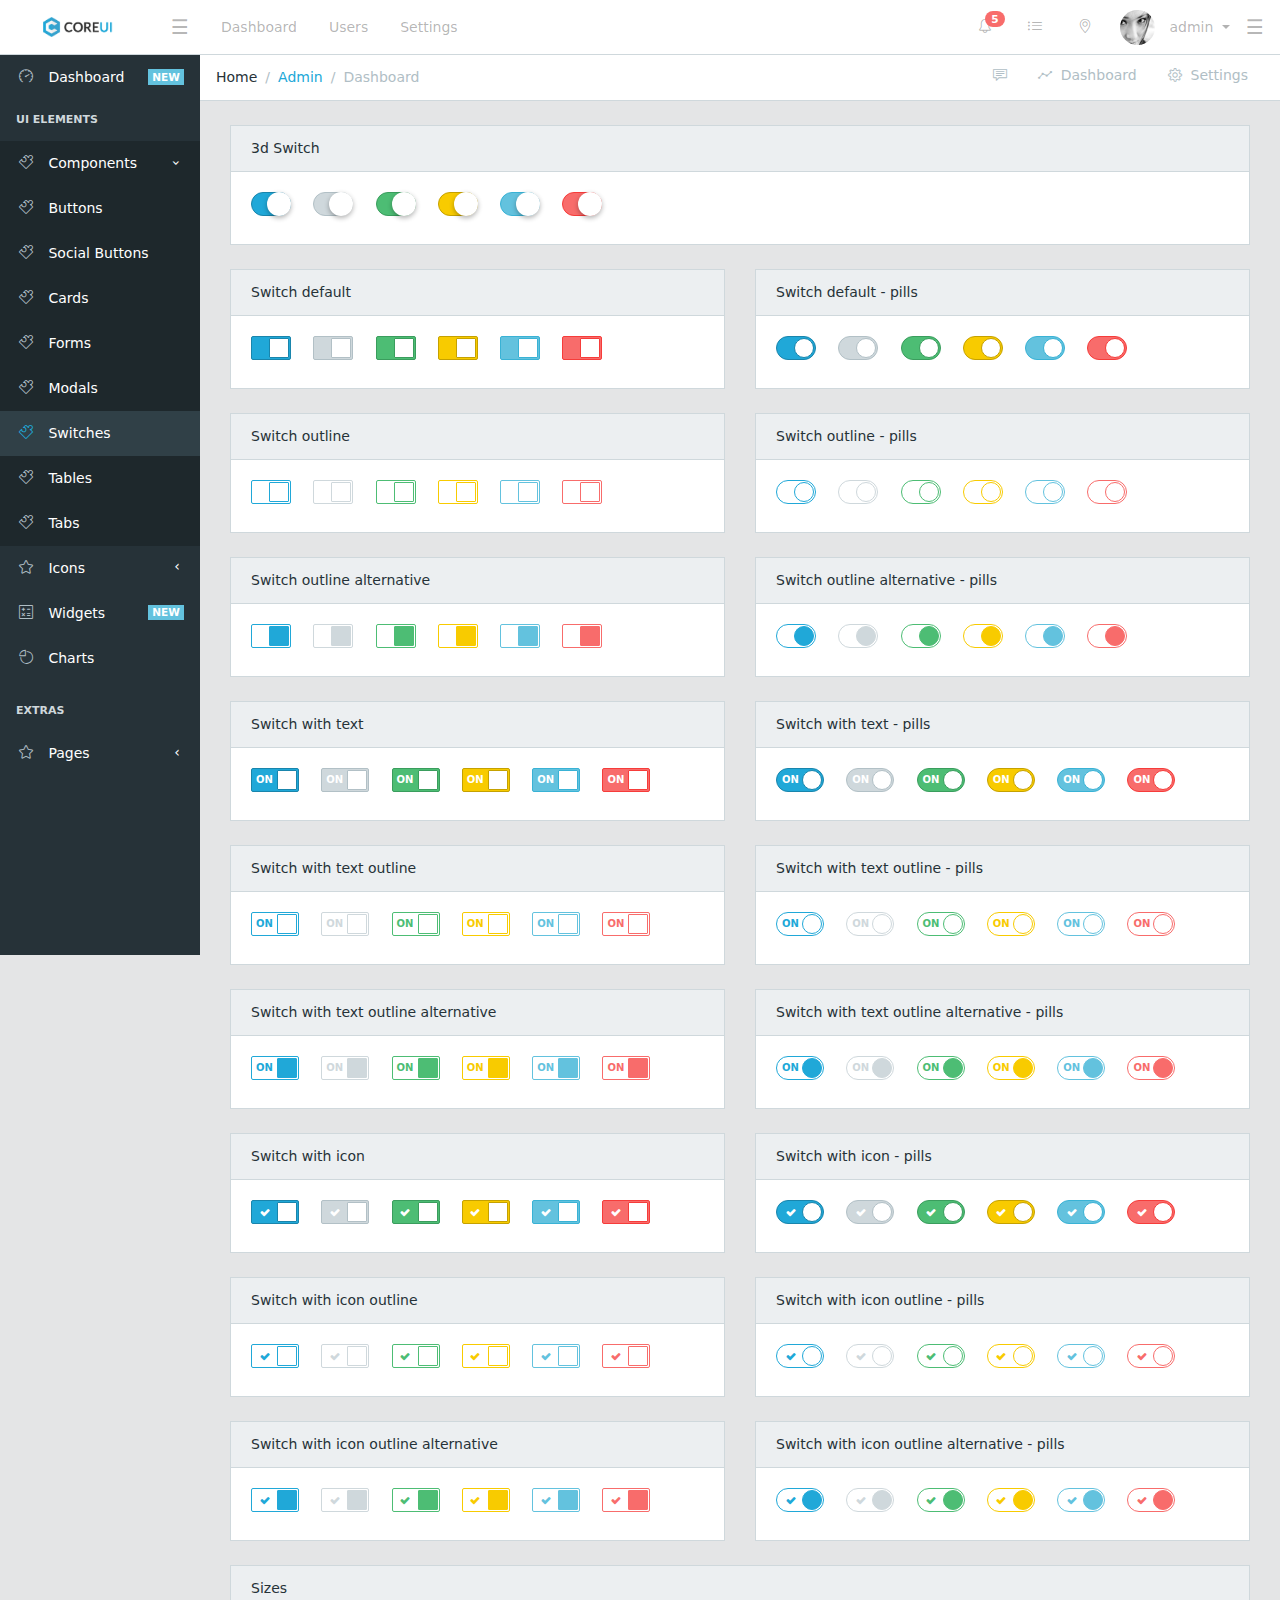
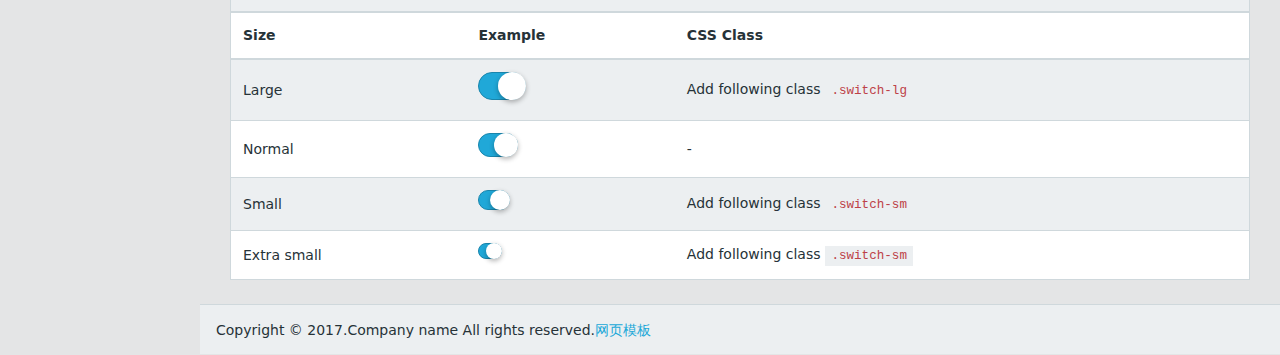
<file: html模版/COREUI/components-switches.html>
<!DOCTYPE html>
<html lang="en">

<head>

    <meta charset="utf-8">
    <meta http-equiv="X-UA-Compatible" content="IE=edge">
    <meta name="viewport" content="width=device-width, initial-scale=1, shrink-to-fit=no">
    <meta name="description" content="">
    <meta name="author" content="">
    <meta name="keyword" content="">
    <link rel="shortcut icon" href="img/favicon.png">

    <title></title>

    <!-- Icons -->
    <link href="css/font-awesome.min.css" rel="stylesheet">
    <link href="css/simple-line-icons.css" rel="stylesheet">

    <!-- Main styles for this application -->
    <link href="css/style.css" rel="stylesheet">

</head>



<body class="app header-fixed sidebar-fixed aside-menu-fixed aside-menu-hidden">
    <header class="app-header navbar">
        <button class="navbar-toggler mobile-sidebar-toggler hidden-lg-up" type="button">☰</button>
        <a class="navbar-brand" href="#"></a>
        <ul class="nav navbar-nav hidden-md-down">
            <li class="nav-item">
                <a class="nav-link navbar-toggler sidebar-toggler" href="#">☰</a>
            </li>

            <li class="nav-item px-1">
                <a class="nav-link" href="#">Dashboard</a>
            </li>
            <li class="nav-item px-1">
                <a class="nav-link" href="#">Users</a>
            </li>
            <li class="nav-item px-1">
                <a class="nav-link" href="#">Settings</a>
            </li>
        </ul>
        <ul class="nav navbar-nav ml-auto">
            <li class="nav-item hidden-md-down">
                <a class="nav-link" href="#"><i class="icon-bell"></i><span class="badge badge-pill badge-danger">5</span></a>
            </li>
            <li class="nav-item hidden-md-down">
                <a class="nav-link" href="#"><i class="icon-list"></i></a>
            </li>
            <li class="nav-item hidden-md-down">
                <a class="nav-link" href="#"><i class="icon-location-pin"></i></a>
            </li>
            <li class="nav-item dropdown">
                <a class="nav-link dropdown-toggle nav-link" data-toggle="dropdown" href="#" role="button" aria-haspopup="true" aria-expanded="false">
                    <img src="img/avatars/6.jpg" class="img-avatar" alt="admin@bootstrapmaster.com">
                    <span class="hidden-md-down">admin</span>
                </a>
                <div class="dropdown-menu dropdown-menu-right">

                    <div class="dropdown-header text-center">
                        <strong>Account</strong>
                    </div>

                    <a class="dropdown-item" href="#"><i class="fa fa-bell-o"></i> Updates<span class="badge badge-info">42</span></a>
                    <a class="dropdown-item" href="#"><i class="fa fa-envelope-o"></i> Messages<span class="badge badge-success">42</span></a>
                    <a class="dropdown-item" href="#"><i class="fa fa-tasks"></i> Tasks<span class="badge badge-danger">42</span></a>
                    <a class="dropdown-item" href="#"><i class="fa fa-comments"></i> Comments<span class="badge badge-warning">42</span></a>

                    <div class="dropdown-header text-center">
                        <strong>Settings</strong>
                    </div>

                    <a class="dropdown-item" href="#"><i class="fa fa-user"></i> Profile</a>
                    <a class="dropdown-item" href="#"><i class="fa fa-wrench"></i> Settings</a>
                    <a class="dropdown-item" href="#"><i class="fa fa-usd"></i> Payments<span class="badge badge-default">42</span></a>
                    <a class="dropdown-item" href="#"><i class="fa fa-file"></i> Projects<span class="badge badge-primary">42</span></a>
                    <div class="divider"></div>
                    <a class="dropdown-item" href="#"><i class="fa fa-shield"></i> Lock Account</a>
                    <a class="dropdown-item" href="#"><i class="fa fa-lock"></i> Logout</a>
                </div>
            </li>
            <li class="nav-item hidden-md-down">
                <a class="nav-link navbar-toggler aside-menu-toggler" href="#">☰</a>
            </li>

        </ul>
    </header>

    <div class="app-body">
        <div class="sidebar">
            <nav class="sidebar-nav">
                <ul class="nav">
                    <li class="nav-item">
                        <a class="nav-link" href="index.html"><i class="icon-speedometer"></i> Dashboard <span class="badge badge-info">NEW</span></a>
                    </li>

                    <li class="nav-title">
                        UI Elements
                    </li>
                    <li class="nav-item nav-dropdown">
                        <a class="nav-link nav-dropdown-toggle" href="#"><i class="icon-puzzle"></i> Components</a>
                        <ul class="nav-dropdown-items">
                            <li class="nav-item">
                                <a class="nav-link" href="components-buttons.html"><i class="icon-puzzle"></i> Buttons</a>
                            </li>
                            <li class="nav-item">
                                <a class="nav-link" href="components-social-buttons.html"><i class="icon-puzzle"></i> Social Buttons</a>
                            </li>
                            <li class="nav-item">
                                <a class="nav-link" href="components-cards.html"><i class="icon-puzzle"></i> Cards</a>
                            </li>
                            <li class="nav-item">
                                <a class="nav-link" href="components-forms.html"><i class="icon-puzzle"></i> Forms</a>
                            </li>
                            <li class="nav-item">
                                <a class="nav-link" href="components-modals.html"><i class="icon-puzzle"></i> Modals</a>
                            </li>
                            <li class="nav-item">
                                <a class="nav-link" href="components-switches.html"><i class="icon-puzzle"></i> Switches</a>
                            </li>
                            <li class="nav-item">
                                <a class="nav-link" href="components-tables.html"><i class="icon-puzzle"></i> Tables</a>
                            </li>
                            <li class="nav-item">
                                <a class="nav-link" href="components-tabs.html"><i class="icon-puzzle"></i> Tabs</a>
                            </li>
                        </ul>
                    </li>
                    <li class="nav-item nav-dropdown">
                        <a class="nav-link nav-dropdown-toggle" href="#"><i class="icon-star"></i> Icons</a>
                        <ul class="nav-dropdown-items">
                            <li class="nav-item">
                                <a class="nav-link" href="icons-font-awesome.html"><i class="icon-star"></i> Font Awesome</a>
                            </li>
                            <li class="nav-item">
                                <a class="nav-link" href="icons-simple-line-icons.html"><i class="icon-star"></i> Simple Line Icons</a>
                            </li>
                        </ul>
                    </li>
                    <li class="nav-item">
                        <a class="nav-link" href="widgets.html"><i class="icon-calculator"></i> Widgets <span class="badge badge-info">NEW</span></a>
                    </li>
                    <li class="nav-item">
                        <a class="nav-link" href="charts.html"><i class="icon-pie-chart"></i> Charts</a>
                    </li>
                    <li class="divider"></li>
                    <li class="nav-title">
                        Extras
                    </li>
                    <li class="nav-item nav-dropdown">
                        <a class="nav-link nav-dropdown-toggle" href="#"><i class="icon-star"></i> Pages</a>
                        <ul class="nav-dropdown-items">
                            <li class="nav-item">
                                <a class="nav-link" href="pages-login.html" target="_top"><i class="icon-star"></i> Login</a>
                            </li>
                            <li class="nav-item">
                                <a class="nav-link" href="pages-register.html" target="_top"><i class="icon-star"></i> Register</a>
                            </li>
                            <li class="nav-item">
                                <a class="nav-link" href="pages-404.html" target="_top"><i class="icon-star"></i> Error 404</a>
                            </li>
                            <li class="nav-item">
                                <a class="nav-link" href="pages-500.html" target="_top"><i class="icon-star"></i> Error 500</a>
                            </li>
                        </ul>
                    </li>

                </ul>
            </nav>
        </div>

        <!-- Main content -->
        <main class="main">

            <!-- Breadcrumb -->
            <ol class="breadcrumb">
                <li class="breadcrumb-item">Home</li>
                <li class="breadcrumb-item"><a href="#">Admin</a>
                </li>
                <li class="breadcrumb-item active">Dashboard</li>

                <!-- Breadcrumb Menu-->
                <li class="breadcrumb-menu hidden-md-down">
                    <div class="btn-group" role="group" aria-label="Button group with nested dropdown">
                        <a class="btn btn-secondary" href="#"><i class="icon-speech"></i></a>
                        <a class="btn btn-secondary" href="./"><i class="icon-graph"></i> &nbsp;Dashboard</a>
                        <a class="btn btn-secondary" href="#"><i class="icon-settings"></i> &nbsp;Settings</a>
                    </div>
                </li>
            </ol>


            <div class="container-fluid">
                <div class="animated fadeIn">

                    <div class="row">
                        <div class="col-md-12">
                            <div class="card">
                                <div class="card-header">
                                    3d Switch
                                </div>
                                <div class="card-block">
                                    <label class="switch switch-3d switch-primary">
                                        <input type="checkbox" class="switch-input" checked="">
                                        <span class="switch-label"></span>
                                        <span class="switch-handle"></span>
                                    </label>
                                    &nbsp;&nbsp;&nbsp;
                                    <label class="switch switch-3d switch-secondary">
                                        <input type="checkbox" class="switch-input" checked="">
                                        <span class="switch-label"></span>
                                        <span class="switch-handle"></span>
                                    </label>
                                    &nbsp;&nbsp;&nbsp;
                                    <label class="switch switch-3d switch-success">
                                        <input type="checkbox" class="switch-input" checked="">
                                        <span class="switch-label"></span>
                                        <span class="switch-handle"></span>
                                    </label>
                                    &nbsp;&nbsp;&nbsp;
                                    <label class="switch switch-3d switch-warning">
                                        <input type="checkbox" class="switch-input" checked="">
                                        <span class="switch-label"></span>
                                        <span class="switch-handle"></span>
                                    </label>
                                    &nbsp;&nbsp;&nbsp;
                                    <label class="switch switch-3d switch-info">
                                        <input type="checkbox" class="switch-input" checked="">
                                        <span class="switch-label"></span>
                                        <span class="switch-handle"></span>
                                    </label>
                                    &nbsp;&nbsp;&nbsp;
                                    <label class="switch switch-3d switch-danger">
                                        <input type="checkbox" class="switch-input" checked="">
                                        <span class="switch-label"></span>
                                        <span class="switch-handle"></span>
                                    </label>
                                </div>
                            </div>
                        </div>
                        <!--/.col-->

                        <div class="col-md-6">
                            <div class="card">
                                <div class="card-header">
                                    Switch default
                                </div>
                                <div class="card-block">
                                    <label class="switch switch-default switch-primary">
                                        <input type="checkbox" class="switch-input" checked="">
                                        <span class="switch-label"></span>
                                        <span class="switch-handle"></span>
                                    </label>
                                    &nbsp;&nbsp;&nbsp;
                                    <label class="switch switch-default switch-secondary">
                                        <input type="checkbox" class="switch-input" checked="">
                                        <span class="switch-label"></span>
                                        <span class="switch-handle"></span>
                                    </label>
                                    &nbsp;&nbsp;&nbsp;
                                    <label class="switch switch-default switch-success">
                                        <input type="checkbox" class="switch-input" checked="">
                                        <span class="switch-label"></span>
                                        <span class="switch-handle"></span>
                                    </label>
                                    &nbsp;&nbsp;&nbsp;
                                    <label class="switch switch-default switch-warning">
                                        <input type="checkbox" class="switch-input" checked="">
                                        <span class="switch-label"></span>
                                        <span class="switch-handle"></span>
                                    </label>
                                    &nbsp;&nbsp;&nbsp;
                                    <label class="switch switch-default switch-info">
                                        <input type="checkbox" class="switch-input" checked="">
                                        <span class="switch-label"></span>
                                        <span class="switch-handle"></span>
                                    </label>
                                    &nbsp;&nbsp;&nbsp;
                                    <label class="switch switch-default switch-danger">
                                        <input type="checkbox" class="switch-input" checked="">
                                        <span class="switch-label"></span>
                                        <span class="switch-handle"></span>
                                    </label>
                                </div>
                            </div>
                        </div>
                        <!--/.col-->

                        <div class="col-md-6">
                            <div class="card">
                                <div class="card-header">
                                    Switch default - pills
                                </div>
                                <div class="card-block">
                                    <label class="switch switch-default switch-pill switch-primary">
                                        <input type="checkbox" class="switch-input" checked="">
                                        <span class="switch-label"></span>
                                        <span class="switch-handle"></span>
                                    </label>
                                    &nbsp;&nbsp;&nbsp;
                                    <label class="switch switch-default switch-pill switch-secondary">
                                        <input type="checkbox" class="switch-input" checked="">
                                        <span class="switch-label"></span>
                                        <span class="switch-handle"></span>
                                    </label>
                                    &nbsp;&nbsp;&nbsp;
                                    <label class="switch switch-default switch-pill switch-success">
                                        <input type="checkbox" class="switch-input" checked="">
                                        <span class="switch-label"></span>
                                        <span class="switch-handle"></span>
                                    </label>
                                    &nbsp;&nbsp;&nbsp;
                                    <label class="switch switch-default switch-pill switch-warning">
                                        <input type="checkbox" class="switch-input" checked="">
                                        <span class="switch-label"></span>
                                        <span class="switch-handle"></span>
                                    </label>
                                    &nbsp;&nbsp;&nbsp;
                                    <label class="switch switch-default switch-pill switch-info">
                                        <input type="checkbox" class="switch-input" checked="">
                                        <span class="switch-label"></span>
                                        <span class="switch-handle"></span>
                                    </label>
                                    &nbsp;&nbsp;&nbsp;
                                    <label class="switch switch-default switch-pill switch-danger">
                                        <input type="checkbox" class="switch-input" checked="">
                                        <span class="switch-label"></span>
                                        <span class="switch-handle"></span>
                                    </label>
                                </div>
                            </div>
                        </div>
                        <!--/.col-->

                        <div class="col-md-6">
                            <div class="card">
                                <div class="card-header">
                                    Switch outline
                                </div>
                                <div class="card-block">
                                    <label class="switch switch-default switch-primary-outline">
                                        <input type="checkbox" class="switch-input" checked="">
                                        <span class="switch-label"></span>
                                        <span class="switch-handle"></span>
                                    </label>
                                    &nbsp;&nbsp;&nbsp;
                                    <label class="switch switch-default switch-secondary-outline">
                                        <input type="checkbox" class="switch-input" checked="">
                                        <span class="switch-label"></span>
                                        <span class="switch-handle"></span>
                                    </label>
                                    &nbsp;&nbsp;&nbsp;
                                    <label class="switch switch-default switch-success-outline">
                                        <input type="checkbox" class="switch-input" checked="">
                                        <span class="switch-label"></span>
                                        <span class="switch-handle"></span>
                                    </label>
                                    &nbsp;&nbsp;&nbsp;
                                    <label class="switch switch-default switch-warning-outline">
                                        <input type="checkbox" class="switch-input" checked="">
                                        <span class="switch-label"></span>
                                        <span class="switch-handle"></span>
                                    </label>
                                    &nbsp;&nbsp;&nbsp;
                                    <label class="switch switch-default switch-info-outline">
                                        <input type="checkbox" class="switch-input" checked="">
                                        <span class="switch-label"></span>
                                        <span class="switch-handle"></span>
                                    </label>
                                    &nbsp;&nbsp;&nbsp;
                                    <label class="switch switch-default switch-danger-outline">
                                        <input type="checkbox" class="switch-input" checked="">
                                        <span class="switch-label"></span>
                                        <span class="switch-handle"></span>
                                    </label>
                                </div>
                            </div>
                        </div>
                        <!--/.col-->

                        <div class="col-md-6">
                            <div class="card">
                                <div class="card-header">
                                    Switch outline - pills
                                </div>
                                <div class="card-block">
                                    <label class="switch switch-default switch-pill switch-primary-outline">
                                        <input type="checkbox" class="switch-input" checked="">
                                        <span class="switch-label"></span>
                                        <span class="switch-handle"></span>
                                    </label>
                                    &nbsp;&nbsp;&nbsp;
                                    <label class="switch switch-default switch-pill switch-secondary-outline">
                                        <input type="checkbox" class="switch-input" checked="">
                                        <span class="switch-label"></span>
                                        <span class="switch-handle"></span>
                                    </label>
                                    &nbsp;&nbsp;&nbsp;
                                    <label class="switch switch-default switch-pill switch-success-outline">
                                        <input type="checkbox" class="switch-input" checked="">
                                        <span class="switch-label"></span>
                                        <span class="switch-handle"></span>
                                    </label>
                                    &nbsp;&nbsp;&nbsp;
                                    <label class="switch switch-default switch-pill switch-warning-outline">
                                        <input type="checkbox" class="switch-input" checked="">
                                        <span class="switch-label"></span>
                                        <span class="switch-handle"></span>
                                    </label>
                                    &nbsp;&nbsp;&nbsp;
                                    <label class="switch switch-default switch-pill switch-info-outline">
                                        <input type="checkbox" class="switch-input" checked="">
                                        <span class="switch-label"></span>
                                        <span class="switch-handle"></span>
                                    </label>
                                    &nbsp;&nbsp;&nbsp;
                                    <label class="switch switch-default switch-pill switch-danger-outline">
                                        <input type="checkbox" class="switch-input" checked="">
                                        <span class="switch-label"></span>
                                        <span class="switch-handle"></span>
                                    </label>
                                </div>
                            </div>
                        </div>
                        <!--/.col-->

                        <div class="col-md-6">
                            <div class="card">
                                <div class="card-header">
                                    Switch outline alternative
                                </div>
                                <div class="card-block">
                                    <label class="switch switch-default switch-primary-outline-alt">
                                        <input type="checkbox" class="switch-input" checked="">
                                        <span class="switch-label"></span>
                                        <span class="switch-handle"></span>
                                    </label>
                                    &nbsp;&nbsp;&nbsp;
                                    <label class="switch switch-default switch-secondary-outline-alt">
                                        <input type="checkbox" class="switch-input" checked="">
                                        <span class="switch-label"></span>
                                        <span class="switch-handle"></span>
                                    </label>
                                    &nbsp;&nbsp;&nbsp;
                                    <label class="switch switch-default switch-success-outline-alt">
                                        <input type="checkbox" class="switch-input" checked="">
                                        <span class="switch-label"></span>
                                        <span class="switch-handle"></span>
                                    </label>
                                    &nbsp;&nbsp;&nbsp;
                                    <label class="switch switch-default switch-warning-outline-alt">
                                        <input type="checkbox" class="switch-input" checked="">
                                        <span class="switch-label"></span>
                                        <span class="switch-handle"></span>
                                    </label>
                                    &nbsp;&nbsp;&nbsp;
                                    <label class="switch switch-default switch-info-outline-alt">
                                        <input type="checkbox" class="switch-input" checked="">
                                        <span class="switch-label"></span>
                                        <span class="switch-handle"></span>
                                    </label>
                                    &nbsp;&nbsp;&nbsp;
                                    <label class="switch switch-default switch-danger-outline-alt">
                                        <input type="checkbox" class="switch-input" checked="">
                                        <span class="switch-label"></span>
                                        <span class="switch-handle"></span>
                                    </label>
                                </div>
                            </div>
                        </div>
                        <!--/.col-->

                        <div class="col-md-6">
                            <div class="card">
                                <div class="card-header">
                                    Switch outline alternative - pills
                                </div>
                                <div class="card-block">
                                    <label class="switch switch-default switch-pill switch-primary-outline-alt">
                                        <input type="checkbox" class="switch-input" checked="">
                                        <span class="switch-label"></span>
                                        <span class="switch-handle"></span>
                                    </label>
                                    &nbsp;&nbsp;&nbsp;
                                    <label class="switch switch-default switch-pill switch-secondary-outline-alt">
                                        <input type="checkbox" class="switch-input" checked="">
                                        <span class="switch-label"></span>
                                        <span class="switch-handle"></span>
                                    </label>
                                    &nbsp;&nbsp;&nbsp;
                                    <label class="switch switch-default switch-pill switch-success-outline-alt">
                                        <input type="checkbox" class="switch-input" checked="">
                                        <span class="switch-label"></span>
                                        <span class="switch-handle"></span>
                                    </label>
                                    &nbsp;&nbsp;&nbsp;
                                    <label class="switch switch-default switch-pill switch-warning-outline-alt">
                                        <input type="checkbox" class="switch-input" checked="">
                                        <span class="switch-label"></span>
                                        <span class="switch-handle"></span>
                                    </label>
                                    &nbsp;&nbsp;&nbsp;
                                    <label class="switch switch-default switch-pill switch-info-outline-alt">
                                        <input type="checkbox" class="switch-input" checked="">
                                        <span class="switch-label"></span>
                                        <span class="switch-handle"></span>
                                    </label>
                                    &nbsp;&nbsp;&nbsp;
                                    <label class="switch switch-default switch-pill switch-danger-outline-alt">
                                        <input type="checkbox" class="switch-input" checked="">
                                        <span class="switch-label"></span>
                                        <span class="switch-handle"></span>
                                    </label>
                                </div>
                            </div>
                        </div>
                        <!--/.col-->

                        <div class="col-md-6">
                            <div class="card">
                                <div class="card-header">
                                    Switch with text
                                </div>
                                <div class="card-block">
                                    <label class="switch switch-text switch-primary">
                                        <input type="checkbox" class="switch-input" checked="">
                                        <span class="switch-label" data-on="On" data-off="Off"></span>
                                        <span class="switch-handle"></span>
                                    </label>
                                    &nbsp;&nbsp;&nbsp;
                                    <label class="switch switch-text switch-secondary">
                                        <input type="checkbox" class="switch-input" checked="">
                                        <span class="switch-label" data-on="On" data-off="Off"></span>
                                        <span class="switch-handle"></span>
                                    </label>
                                    &nbsp;&nbsp;&nbsp;
                                    <label class="switch switch-text switch-success">
                                        <input type="checkbox" class="switch-input" checked="">
                                        <span class="switch-label" data-on="On" data-off="Off"></span>
                                        <span class="switch-handle"></span>
                                    </label>
                                    &nbsp;&nbsp;&nbsp;
                                    <label class="switch switch-text switch-warning">
                                        <input type="checkbox" class="switch-input" checked="">
                                        <span class="switch-label" data-on="On" data-off="Off"></span>
                                        <span class="switch-handle"></span>
                                    </label>
                                    &nbsp;&nbsp;&nbsp;
                                    <label class="switch switch-text switch-info">
                                        <input type="checkbox" class="switch-input" checked="">
                                        <span class="switch-label" data-on="On" data-off="Off"></span>
                                        <span class="switch-handle"></span>
                                    </label>
                                    &nbsp;&nbsp;&nbsp;
                                    <label class="switch switch-text switch-danger">
                                        <input type="checkbox" class="switch-input" checked="">
                                        <span class="switch-label" data-on="On" data-off="Off"></span>
                                        <span class="switch-handle"></span>
                                    </label>
                                </div>
                            </div>
                        </div>
                        <!--/.col-->

                        <div class="col-md-6">
                            <div class="card">
                                <div class="card-header">
                                    Switch with text - pills
                                </div>
                                <div class="card-block">
                                    <label class="switch switch-text switch-pill switch-primary">
                                        <input type="checkbox" class="switch-input" checked="">
                                        <span class="switch-label" data-on="On" data-off="Off"></span>
                                        <span class="switch-handle"></span>
                                    </label>
                                    &nbsp;&nbsp;&nbsp;
                                    <label class="switch switch-text switch-pill switch-secondary">
                                        <input type="checkbox" class="switch-input" checked="">
                                        <span class="switch-label" data-on="On" data-off="Off"></span>
                                        <span class="switch-handle"></span>
                                    </label>
                                    &nbsp;&nbsp;&nbsp;
                                    <label class="switch switch-text switch-pill switch-success">
                                        <input type="checkbox" class="switch-input" checked="">
                                        <span class="switch-label" data-on="On" data-off="Off"></span>
                                        <span class="switch-handle"></span>
                                    </label>
                                    &nbsp;&nbsp;&nbsp;
                                    <label class="switch switch-text switch-pill switch-warning">
                                        <input type="checkbox" class="switch-input" checked="">
                                        <span class="switch-label" data-on="On" data-off="Off"></span>
                                        <span class="switch-handle"></span>
                                    </label>
                                    &nbsp;&nbsp;&nbsp;
                                    <label class="switch switch-text switch-pill switch-info">
                                        <input type="checkbox" class="switch-input" checked="">
                                        <span class="switch-label" data-on="On" data-off="Off"></span>
                                        <span class="switch-handle"></span>
                                    </label>
                                    &nbsp;&nbsp;&nbsp;
                                    <label class="switch switch-text switch-pill switch-danger">
                                        <input type="checkbox" class="switch-input" checked="">
                                        <span class="switch-label" data-on="On" data-off="Off"></span>
                                        <span class="switch-handle"></span>
                                    </label>
                                </div>
                            </div>
                        </div>
                        <!--/.col-->

                        <div class="col-md-6">
                            <div class="card">
                                <div class="card-header">
                                    Switch with text outline
                                </div>
                                <div class="card-block">

                                    <label class="switch switch-text switch-primary-outline">
                                        <input type="checkbox" class="switch-input" checked="">
                                        <span class="switch-label" data-on="On" data-off="Off"></span>
                                        <span class="switch-handle"></span>
                                    </label>
                                    &nbsp;&nbsp;&nbsp;
                                    <label class="switch switch-text switch-secondary-outline">
                                        <input type="checkbox" class="switch-input" checked="">
                                        <span class="switch-label" data-on="On" data-off="Off"></span>
                                        <span class="switch-handle"></span>
                                    </label>
                                    &nbsp;&nbsp;&nbsp;
                                    <label class="switch switch-text switch-success-outline">
                                        <input type="checkbox" class="switch-input" checked="">
                                        <span class="switch-label" data-on="On" data-off="Off"></span>
                                        <span class="switch-handle"></span>
                                    </label>
                                    &nbsp;&nbsp;&nbsp;
                                    <label class="switch switch-text switch-warning-outline">
                                        <input type="checkbox" class="switch-input" checked="">
                                        <span class="switch-label" data-on="On" data-off="Off"></span>
                                        <span class="switch-handle"></span>
                                    </label>
                                    &nbsp;&nbsp;&nbsp;
                                    <label class="switch switch-text switch-info-outline">
                                        <input type="checkbox" class="switch-input" checked="">
                                        <span class="switch-label" data-on="On" data-off="Off"></span>
                                        <span class="switch-handle"></span>
                                    </label>
                                    &nbsp;&nbsp;&nbsp;
                                    <label class="switch switch-text switch-danger-outline">
                                        <input type="checkbox" class="switch-input" checked="">
                                        <span class="switch-label" data-on="On" data-off="Off"></span>
                                        <span class="switch-handle"></span>
                                    </label>
                                </div>
                            </div>
                        </div>
                        <!--/.col-->

                        <div class="col-md-6">
                            <div class="card">
                                <div class="card-header">
                                    Switch with text outline - pills
                                </div>
                                <div class="card-block">

                                    <label class="switch switch-text switch-pill switch-primary-outline">
                                        <input type="checkbox" class="switch-input" checked="">
                                        <span class="switch-label" data-on="On" data-off="Off"></span>
                                        <span class="switch-handle"></span>
                                    </label>
                                    &nbsp;&nbsp;&nbsp;
                                    <label class="switch switch-text switch-pill switch-secondary-outline">
                                        <input type="checkbox" class="switch-input" checked="">
                                        <span class="switch-label" data-on="On" data-off="Off"></span>
                                        <span class="switch-handle"></span>
                                    </label>
                                    &nbsp;&nbsp;&nbsp;
                                    <label class="switch switch-text switch-pill switch-success-outline">
                                        <input type="checkbox" class="switch-input" checked="">
                                        <span class="switch-label" data-on="On" data-off="Off"></span>
                                        <span class="switch-handle"></span>
                                    </label>
                                    &nbsp;&nbsp;&nbsp;
                                    <label class="switch switch-text switch-pill switch-warning-outline">
                                        <input type="checkbox" class="switch-input" checked="">
                                        <span class="switch-label" data-on="On" data-off="Off"></span>
                                        <span class="switch-handle"></span>
                                    </label>
                                    &nbsp;&nbsp;&nbsp;
                                    <label class="switch switch-text switch-pill switch-info-outline">
                                        <input type="checkbox" class="switch-input" checked="">
                                        <span class="switch-label" data-on="On" data-off="Off"></span>
                                        <span class="switch-handle"></span>
                                    </label>
                                    &nbsp;&nbsp;&nbsp;
                                    <label class="switch switch-text switch-pill switch-danger-outline">
                                        <input type="checkbox" class="switch-input" checked="">
                                        <span class="switch-label" data-on="On" data-off="Off"></span>
                                        <span class="switch-handle"></span>
                                    </label>
                                </div>
                            </div>
                        </div>
                        <!--/.col-->

                        <div class="col-md-6">
                            <div class="card">
                                <div class="card-header">
                                    Switch with text outline alternative
                                </div>
                                <div class="card-block">
                                    <label class="switch switch-text switch-primary-outline-alt">
                                        <input type="checkbox" class="switch-input" checked="">
                                        <span class="switch-label" data-on="On" data-off="Off"></span>
                                        <span class="switch-handle"></span>
                                    </label>
                                    &nbsp;&nbsp;&nbsp;
                                    <label class="switch switch-text switch-secondary-outline-alt">
                                        <input type="checkbox" class="switch-input" checked="">
                                        <span class="switch-label" data-on="On" data-off="Off"></span>
                                        <span class="switch-handle"></span>
                                    </label>
                                    &nbsp;&nbsp;&nbsp;
                                    <label class="switch switch-text switch-success-outline-alt">
                                        <input type="checkbox" class="switch-input" checked="">
                                        <span class="switch-label" data-on="On" data-off="Off"></span>
                                        <span class="switch-handle"></span>
                                    </label>
                                    &nbsp;&nbsp;&nbsp;
                                    <label class="switch switch-text switch-warning-outline-alt">
                                        <input type="checkbox" class="switch-input" checked="">
                                        <span class="switch-label" data-on="On" data-off="Off"></span>
                                        <span class="switch-handle"></span>
                                    </label>
                                    &nbsp;&nbsp;&nbsp;
                                    <label class="switch switch-text switch-info-outline-alt">
                                        <input type="checkbox" class="switch-input" checked="">
                                        <span class="switch-label" data-on="On" data-off="Off"></span>
                                        <span class="switch-handle"></span>
                                    </label>
                                    &nbsp;&nbsp;&nbsp;
                                    <label class="switch switch-text switch-danger-outline-alt">
                                        <input type="checkbox" class="switch-input" checked="">
                                        <span class="switch-label" data-on="On" data-off="Off"></span>
                                        <span class="switch-handle"></span>
                                    </label>
                                </div>
                            </div>
                        </div>
                        <!--/.col-->

                        <div class="col-md-6">
                            <div class="card">
                                <div class="card-header">
                                    Switch with text outline alternative - pills
                                </div>
                                <div class="card-block">
                                    <label class="switch switch-text switch-pill switch-primary-outline-alt">
                                        <input type="checkbox" class="switch-input" checked="">
                                        <span class="switch-label" data-on="On" data-off="Off"></span>
                                        <span class="switch-handle"></span>
                                    </label>
                                    &nbsp;&nbsp;&nbsp;
                                    <label class="switch switch-text switch-pill switch-secondary-outline-alt">
                                        <input type="checkbox" class="switch-input" checked="">
                                        <span class="switch-label" data-on="On" data-off="Off"></span>
                                        <span class="switch-handle"></span>
                                    </label>
                                    &nbsp;&nbsp;&nbsp;
                                    <label class="switch switch-text switch-pill switch-success-outline-alt">
                                        <input type="checkbox" class="switch-input" checked="">
                                        <span class="switch-label" data-on="On" data-off="Off"></span>
                                        <span class="switch-handle"></span>
                                    </label>
                                    &nbsp;&nbsp;&nbsp;
                                    <label class="switch switch-text switch-pill switch-warning-outline-alt">
                                        <input type="checkbox" class="switch-input" checked="">
                                        <span class="switch-label" data-on="On" data-off="Off"></span>
                                        <span class="switch-handle"></span>
                                    </label>
                                    &nbsp;&nbsp;&nbsp;
                                    <label class="switch switch-text switch-pill switch-info-outline-alt">
                                        <input type="checkbox" class="switch-input" checked="">
                                        <span class="switch-label" data-on="On" data-off="Off"></span>
                                        <span class="switch-handle"></span>
                                    </label>
                                    &nbsp;&nbsp;&nbsp;
                                    <label class="switch switch-text switch-pill switch-danger-outline-alt">
                                        <input type="checkbox" class="switch-input" checked="">
                                        <span class="switch-label" data-on="On" data-off="Off"></span>
                                        <span class="switch-handle"></span>
                                    </label>
                                </div>
                            </div>
                        </div>
                        <!--/.col-->

                        <div class="col-md-6">
                            <div class="card">
                                <div class="card-header">
                                    Switch with icon
                                </div>
                                <div class="card-block">
                                    <label class="switch switch-icon switch-primary">
                                        <input type="checkbox" class="switch-input" checked="">
                                        <span class="switch-label" data-on="" data-off=""></span>
                                        <span class="switch-handle"></span>
                                    </label>
                                    &nbsp;&nbsp;&nbsp;
                                    <label class="switch switch-icon switch-secondary">
                                        <input type="checkbox" class="switch-input" checked="">
                                        <span class="switch-label" data-on="" data-off=""></span>
                                        <span class="switch-handle"></span>
                                    </label>
                                    &nbsp;&nbsp;&nbsp;
                                    <label class="switch switch-icon switch-success">
                                        <input type="checkbox" class="switch-input" checked="">
                                        <span class="switch-label" data-on="" data-off=""></span>
                                        <span class="switch-handle"></span>
                                    </label>
                                    &nbsp;&nbsp;&nbsp;
                                    <label class="switch switch-icon switch-warning">
                                        <input type="checkbox" class="switch-input" checked="">
                                        <span class="switch-label" data-on="" data-off=""></span>
                                        <span class="switch-handle"></span>
                                    </label>
                                    &nbsp;&nbsp;&nbsp;
                                    <label class="switch switch-icon switch-info">
                                        <input type="checkbox" class="switch-input" checked="">
                                        <span class="switch-label" data-on="" data-off=""></span>
                                        <span class="switch-handle"></span>
                                    </label>
                                    &nbsp;&nbsp;&nbsp;
                                    <label class="switch switch-icon switch-danger">
                                        <input type="checkbox" class="switch-input" checked="">
                                        <span class="switch-label" data-on="" data-off=""></span>
                                        <span class="switch-handle"></span>
                                    </label>
                                </div>
                            </div>
                        </div>
                        <!--/.col-->

                        <div class="col-md-6">
                            <div class="card">
                                <div class="card-header">
                                    Switch with icon - pills
                                </div>
                                <div class="card-block">
                                    <label class="switch switch-icon switch-pill switch-primary">
                                        <input type="checkbox" class="switch-input" checked="">
                                        <span class="switch-label" data-on="" data-off=""></span>
                                        <span class="switch-handle"></span>
                                    </label>
                                    &nbsp;&nbsp;&nbsp;
                                    <label class="switch switch-icon switch-pill switch-secondary">
                                        <input type="checkbox" class="switch-input" checked="">
                                        <span class="switch-label" data-on="" data-off=""></span>
                                        <span class="switch-handle"></span>
                                    </label>
                                    &nbsp;&nbsp;&nbsp;
                                    <label class="switch switch-icon switch-pill switch-success">
                                        <input type="checkbox" class="switch-input" checked="">
                                        <span class="switch-label" data-on="" data-off=""></span>
                                        <span class="switch-handle"></span>
                                    </label>
                                    &nbsp;&nbsp;&nbsp;
                                    <label class="switch switch-icon switch-pill switch-warning">
                                        <input type="checkbox" class="switch-input" checked="">
                                        <span class="switch-label" data-on="" data-off=""></span>
                                        <span class="switch-handle"></span>
                                    </label>
                                    &nbsp;&nbsp;&nbsp;
                                    <label class="switch switch-icon switch-pill switch-info">
                                        <input type="checkbox" class="switch-input" checked="">
                                        <span class="switch-label" data-on="" data-off=""></span>
                                        <span class="switch-handle"></span>
                                    </label>
                                    &nbsp;&nbsp;&nbsp;
                                    <label class="switch switch-icon switch-pill switch-danger">
                                        <input type="checkbox" class="switch-input" checked="">
                                        <span class="switch-label" data-on="" data-off=""></span>
                                        <span class="switch-handle"></span>
                                    </label>
                                </div>
                            </div>
                        </div>
                        <!--/.col-->

                        <div class="col-md-6">
                            <div class="card">
                                <div class="card-header">
                                    Switch with icon outline
                                </div>
                                <div class="card-block">
                                    <label class="switch switch-icon switch-primary-outline">
                                        <input type="checkbox" class="switch-input" checked="">
                                        <span class="switch-label" data-on="" data-off=""></span>
                                        <span class="switch-handle"></span>
                                    </label>
                                    &nbsp;&nbsp;&nbsp;
                                    <label class="switch switch-icon switch-secondary-outline">
                                        <input type="checkbox" class="switch-input" checked="">
                                        <span class="switch-label" data-on="" data-off=""></span>
                                        <span class="switch-handle"></span>
                                    </label>
                                    &nbsp;&nbsp;&nbsp;
                                    <label class="switch switch-icon switch-success-outline">
                                        <input type="checkbox" class="switch-input" checked="">
                                        <span class="switch-label" data-on="" data-off=""></span>
                                        <span class="switch-handle"></span>
                                    </label>
                                    &nbsp;&nbsp;&nbsp;
                                    <label class="switch switch-icon switch-warning-outline">
                                        <input type="checkbox" class="switch-input" checked="">
                                        <span class="switch-label" data-on="" data-off=""></span>
                                        <span class="switch-handle"></span>
                                    </label>
                                    &nbsp;&nbsp;&nbsp;
                                    <label class="switch switch-icon switch-info-outline">
                                        <input type="checkbox" class="switch-input" checked="">
                                        <span class="switch-label" data-on="" data-off=""></span>
                                        <span class="switch-handle"></span>
                                    </label>
                                    &nbsp;&nbsp;&nbsp;
                                    <label class="switch switch-icon switch-danger-outline">
                                        <input type="checkbox" class="switch-input" checked="">
                                        <span class="switch-label" data-on="" data-off=""></span>
                                        <span class="switch-handle"></span>
                                    </label>
                                </div>
                            </div>
                        </div>
                        <!--/.col-->

                        <div class="col-md-6">
                            <div class="card">
                                <div class="card-header">
                                    Switch with icon outline - pills
                                </div>
                                <div class="card-block">
                                    <label class="switch switch-icon switch-pill switch-primary-outline">
                                        <input type="checkbox" class="switch-input" checked="">
                                        <span class="switch-label" data-on="" data-off=""></span>
                                        <span class="switch-handle"></span>
                                    </label>
                                    &nbsp;&nbsp;&nbsp;
                                    <label class="switch switch-icon switch-pill switch-secondary-outline">
                                        <input type="checkbox" class="switch-input" checked="">
                                        <span class="switch-label" data-on="" data-off=""></span>
                                        <span class="switch-handle"></span>
                                    </label>
                                    &nbsp;&nbsp;&nbsp;
                                    <label class="switch switch-icon switch-pill switch-success-outline">
                                        <input type="checkbox" class="switch-input" checked="">
                                        <span class="switch-label" data-on="" data-off=""></span>
                                        <span class="switch-handle"></span>
                                    </label>
                                    &nbsp;&nbsp;&nbsp;
                                    <label class="switch switch-icon switch-pill switch-warning-outline">
                                        <input type="checkbox" class="switch-input" checked="">
                                        <span class="switch-label" data-on="" data-off=""></span>
                                        <span class="switch-handle"></span>
                                    </label>
                                    &nbsp;&nbsp;&nbsp;
                                    <label class="switch switch-icon switch-pill switch-info-outline">
                                        <input type="checkbox" class="switch-input" checked="">
                                        <span class="switch-label" data-on="" data-off=""></span>
                                        <span class="switch-handle"></span>
                                    </label>
                                    &nbsp;&nbsp;&nbsp;
                                    <label class="switch switch-icon switch-pill switch-danger-outline">
                                        <input type="checkbox" class="switch-input" checked="">
                                        <span class="switch-label" data-on="" data-off=""></span>
                                        <span class="switch-handle"></span>
                                    </label>
                                </div>
                            </div>
                        </div>
                        <!--/.col-->

                        <div class="col-md-6">
                            <div class="card">
                                <div class="card-header">
                                    Switch with icon outline alternative
                                </div>
                                <div class="card-block">
                                    <label class="switch switch-icon switch-primary-outline-alt">
                                        <input type="checkbox" class="switch-input" checked="">
                                        <span class="switch-label" data-on="" data-off=""></span>
                                        <span class="switch-handle"></span>
                                    </label>
                                    &nbsp;&nbsp;&nbsp;
                                    <label class="switch switch-icon switch-secondary-outline-alt">
                                        <input type="checkbox" class="switch-input" checked="">
                                        <span class="switch-label" data-on="" data-off=""></span>
                                        <span class="switch-handle"></span>
                                    </label>
                                    &nbsp;&nbsp;&nbsp;
                                    <label class="switch switch-icon switch-success-outline-alt">
                                        <input type="checkbox" class="switch-input" checked="">
                                        <span class="switch-label" data-on="" data-off=""></span>
                                        <span class="switch-handle"></span>
                                    </label>
                                    &nbsp;&nbsp;&nbsp;
                                    <label class="switch switch-icon switch-warning-outline-alt">
                                        <input type="checkbox" class="switch-input" checked="">
                                        <span class="switch-label" data-on="" data-off=""></span>
                                        <span class="switch-handle"></span>
                                    </label>
                                    &nbsp;&nbsp;&nbsp;
                                    <label class="switch switch-icon switch-info-outline-alt">
                                        <input type="checkbox" class="switch-input" checked="">
                                        <span class="switch-label" data-on="" data-off=""></span>
                                        <span class="switch-handle"></span>
                                    </label>
                                    &nbsp;&nbsp;&nbsp;
                                    <label class="switch switch-icon switch-danger-outline-alt">
                                        <input type="checkbox" class="switch-input" checked="">
                                        <span class="switch-label" data-on="" data-off=""></span>
                                        <span class="switch-handle"></span>
                                    </label>
                                </div>
                            </div>
                        </div>
                        <!--/.col-->

                        <div class="col-md-6">
                            <div class="card">
                                <div class="card-header">
                                    Switch with icon outline alternative - pills
                                </div>
                                <div class="card-block">
                                    <label class="switch switch-icon switch-pill switch-primary-outline-alt">
                                        <input type="checkbox" class="switch-input" checked="">
                                        <span class="switch-label" data-on="" data-off=""></span>
                                        <span class="switch-handle"></span>
                                    </label>
                                    &nbsp;&nbsp;&nbsp;
                                    <label class="switch switch-icon switch-pill switch-secondary-outline-alt">
                                        <input type="checkbox" class="switch-input" checked="">
                                        <span class="switch-label" data-on="" data-off=""></span>
                                        <span class="switch-handle"></span>
                                    </label>
                                    &nbsp;&nbsp;&nbsp;
                                    <label class="switch switch-icon switch-pill switch-success-outline-alt">
                                        <input type="checkbox" class="switch-input" checked="">
                                        <span class="switch-label" data-on="" data-off=""></span>
                                        <span class="switch-handle"></span>
                                    </label>
                                    &nbsp;&nbsp;&nbsp;
                                    <label class="switch switch-icon switch-pill switch-warning-outline-alt">
                                        <input type="checkbox" class="switch-input" checked="">
                                        <span class="switch-label" data-on="" data-off=""></span>
                                        <span class="switch-handle"></span>
                                    </label>
                                    &nbsp;&nbsp;&nbsp;
                                    <label class="switch switch-icon switch-pill switch-info-outline-alt">
                                        <input type="checkbox" class="switch-input" checked="">
                                        <span class="switch-label" data-on="" data-off=""></span>
                                        <span class="switch-handle"></span>
                                    </label>
                                    &nbsp;&nbsp;&nbsp;
                                    <label class="switch switch-icon switch-pill switch-danger-outline-alt">
                                        <input type="checkbox" class="switch-input" checked="">
                                        <span class="switch-label" data-on="" data-off=""></span>
                                        <span class="switch-handle"></span>
                                    </label>
                                </div>
                            </div>
                        </div>
                        <!--/.col-->

                        <div class="col-md-12">
                            <div class="card">
                                <div class="card-header">
                                    Sizes
                                </div>
                                <div class="card-block p-0">
                                    <table class="table table-hover table-striped table-align-middle mb-0">
                                        <thead>
                                            <tr>
                                                <th>Size</th>
                                                <th>Example</th>
                                                <th>CSS Class</th>
                                            </tr>
                                        </thead>
                                        <tbody>
                                            <tr>
                                                <td>
                                                    Large
                                                </td>
                                                <td>
                                                    <label class="switch switch-lg switch-3d switch-primary">
                                                        <input type="checkbox" class="switch-input" checked="">
                                                        <span class="switch-label"></span>
                                                        <span class="switch-handle"></span>
                                                    </label>
                                                </td>
                                                <td>
                                                    Add following class
                                                    <code>.switch-lg</code>
                                                </td>
                                            </tr>
                                            <tr>
                                                <td>
                                                    Normal
                                                </td>
                                                <td>
                                                    <label class="switch switch-3d switch-primary">
                                                        <input type="checkbox" class="switch-input" checked="">
                                                        <span class="switch-label"></span>
                                                        <span class="switch-handle"></span>
                                                    </label>
                                                </td>
                                                <td>
                                                    -
                                                </td>
                                            </tr>
                                            <tr>
                                                <td>
                                                    Small
                                                </td>
                                                <td>
                                                    <label class="switch switch-sm switch-3d switch-primary">
                                                        <input type="checkbox" class="switch-input" checked="">
                                                        <span class="switch-label"></span>
                                                        <span class="switch-handle"></span>
                                                    </label>
                                                </td>
                                                <td>
                                                    Add following class
                                                    <code>.switch-sm</code>
                                                </td>
                                            </tr>
                                            <tr>
                                                <td>
                                                    Extra small
                                                </td>
                                                <td>
                                                    <label class="switch switch-xs switch-3d switch-primary">
                                                        <input type="checkbox" class="switch-input" checked="">
                                                        <span class="switch-label"></span>
                                                        <span class="switch-handle"></span>
                                                    </label>
                                                </td>
                                                <td>
                                                    Add following class
                                                    <code>.switch-sm</code>
                                                </td>
                                            </tr>
                                        </tbody>
                                    </table>
                                </div>
                            </div>
                        </div>
                        <!--/.col-->

                    </div>
                    <!--/.row-->
                </div>

            </div>
            <!-- /.conainer-fluid -->
        </main>

        <aside class="aside-menu">
            <ul class="nav nav-tabs" role="tablist">
                <li class="nav-item">
                    <a class="nav-link active" data-toggle="tab" href="#timeline" role="tab"><i class="icon-list"></i></a>
                </li>
                <li class="nav-item">
                    <a class="nav-link" data-toggle="tab" href="#messages" role="tab"><i class="icon-speech"></i></a>
                </li>
                <li class="nav-item">
                    <a class="nav-link" data-toggle="tab" href="#settings" role="tab"><i class="icon-settings"></i></a>
                </li>
            </ul>

            <!-- Tab panes -->
            <div class="tab-content">
                <div class="tab-pane active" id="timeline" role="tabpanel">
                    <div class="callout m-0 py-h text-muted text-center bg-faded text-uppercase">
                        <small><b>Today</b>
                        </small>
                    </div>
                    <hr class="transparent mx-1 my-0">
                    <div class="callout callout-warning m-0 py-1">
                        <div class="avatar float-right">
                            <img src="img/avatars/7.jpg" class="img-avatar" alt="admin@bootstrapmaster.com">
                        </div>
                        <div>Meeting with
                            <strong>Lucas</strong>
                        </div>
                        <small class="text-muted mr-1"><i class="icon-calendar"></i>&nbsp; 1 - 3pm</small>
                        <small class="text-muted"><i class="icon-location-pin"></i>&nbsp; Palo Alto, CA</small>
                    </div>
                    <hr class="mx-1 my-0">
                    <div class="callout callout-info m-0 py-1">
                        <div class="avatar float-right">
                            <img src="img/avatars/4.jpg" class="img-avatar" alt="admin@bootstrapmaster.com">
                        </div>
                        <div>Skype with
                            <strong>Megan</strong>
                        </div>
                        <small class="text-muted mr-1"><i class="icon-calendar"></i>&nbsp; 4 - 5pm</small>
                        <small class="text-muted"><i class="icon-social-skype"></i>&nbsp; On-line</small>
                    </div>
                    <hr class="transparent mx-1 my-0">
                    <div class="callout m-0 py-h text-muted text-center bg-faded text-uppercase">
                        <small><b>Tomorrow</b>
                        </small>
                    </div>
                    <hr class="transparent mx-1 my-0">
                    <div class="callout callout-danger m-0 py-1">
                        <div>New UI Project -
                            <strong>deadline</strong>
                        </div>
                        <small class="text-muted mr-1"><i class="icon-calendar"></i>&nbsp; 10 - 11pm</small>
                        <small class="text-muted"><i class="icon-home"></i>&nbsp; creativeLabs HQ</small>
                        <div class="avatars-stack mt-h">
                            <div class="avatar avatar-xs">
                                <img src="img/avatars/2.jpg" class="img-avatar" alt="admin@bootstrapmaster.com">
                            </div>
                            <div class="avatar avatar-xs">
                                <img src="img/avatars/3.jpg" class="img-avatar" alt="admin@bootstrapmaster.com">
                            </div>
                            <div class="avatar avatar-xs">
                                <img src="img/avatars/4.jpg" class="img-avatar" alt="admin@bootstrapmaster.com">
                            </div>
                            <div class="avatar avatar-xs">
                                <img src="img/avatars/5.jpg" class="img-avatar" alt="admin@bootstrapmaster.com">
                            </div>
                            <div class="avatar avatar-xs">
                                <img src="img/avatars/6.jpg" class="img-avatar" alt="admin@bootstrapmaster.com">
                            </div>
                        </div>
                    </div>
                    <hr class="mx-1 my-0">
                    <div class="callout callout-success m-0 py-1">
                        <div>
                            <strong>#10 Startups.Garden</strong>Meetup</div>
                        <small class="text-muted mr-1"><i class="icon-calendar"></i>&nbsp; 1 - 3pm</small>
                        <small class="text-muted"><i class="icon-location-pin"></i>&nbsp; Palo Alto, CA</small>
                    </div>
                    <hr class="mx-1 my-0">
                    <div class="callout callout-primary m-0 py-1">
                        <div>
                            <strong>Team meeting</strong>
                        </div>
                        <small class="text-muted mr-1"><i class="icon-calendar"></i>&nbsp; 4 - 6pm</small>
                        <small class="text-muted"><i class="icon-home"></i>&nbsp; creativeLabs HQ</small>
                        <div class="avatars-stack mt-h">
                            <div class="avatar avatar-xs">
                                <img src="img/avatars/2.jpg" class="img-avatar" alt="admin@bootstrapmaster.com">
                            </div>
                            <div class="avatar avatar-xs">
                                <img src="img/avatars/3.jpg" class="img-avatar" alt="admin@bootstrapmaster.com">
                            </div>
                            <div class="avatar avatar-xs">
                                <img src="img/avatars/4.jpg" class="img-avatar" alt="admin@bootstrapmaster.com">
                            </div>
                            <div class="avatar avatar-xs">
                                <img src="img/avatars/5.jpg" class="img-avatar" alt="admin@bootstrapmaster.com">
                            </div>
                            <div class="avatar avatar-xs">
                                <img src="img/avatars/6.jpg" class="img-avatar" alt="admin@bootstrapmaster.com">
                            </div>
                            <div class="avatar avatar-xs">
                                <img src="img/avatars/7.jpg" class="img-avatar" alt="admin@bootstrapmaster.com">
                            </div>
                            <div class="avatar avatar-xs">
                                <img src="img/avatars/8.jpg" class="img-avatar" alt="admin@bootstrapmaster.com">
                            </div>
                        </div>
                    </div>
                    <hr class="mx-1 my-0">
                </div>
                <div class="tab-pane p-1" id="messages" role="tabpanel">
                    <div class="message">
                        <div class="py-1 pb-3 mr-1 float-left">
                            <div class="avatar">
                                <img src="img/avatars/7.jpg" class="img-avatar" alt="admin@bootstrapmaster.com">
                                <span class="avatar-status badge-success"></span>
                            </div>
                        </div>
                        <div>
                            <small class="text-muted">Lukasz Holeczek</small>
                            <small class="text-muted float-right mt-q">1:52 PM</small>
                        </div>
                        <div class="text-truncate font-weight-bold">Lorem ipsum dolor sit amet</div>
                        <small class="text-muted">Lorem ipsum dolor sit amet, consectetur adipisicing elit, sed do eiusmod tempor incididunt...</small>
                    </div>
                    <hr>
                    <div class="message">
                        <div class="py-1 pb-3 mr-1 float-left">
                            <div class="avatar">
                                <img src="img/avatars/7.jpg" class="img-avatar" alt="admin@bootstrapmaster.com">
                                <span class="avatar-status badge-success"></span>
                            </div>
                        </div>
                        <div>
                            <small class="text-muted">Lukasz Holeczek</small>
                            <small class="text-muted float-right mt-q">1:52 PM</small>
                        </div>
                        <div class="text-truncate font-weight-bold">Lorem ipsum dolor sit amet</div>
                        <small class="text-muted">Lorem ipsum dolor sit amet, consectetur adipisicing elit, sed do eiusmod tempor incididunt...</small>
                    </div>
                    <hr>
                    <div class="message">
                        <div class="py-1 pb-3 mr-1 float-left">
                            <div class="avatar">
                                <img src="img/avatars/7.jpg" class="img-avatar" alt="admin@bootstrapmaster.com">
                                <span class="avatar-status badge-success"></span>
                            </div>
                        </div>
                        <div>
                            <small class="text-muted">Lukasz Holeczek</small>
                            <small class="text-muted float-right mt-q">1:52 PM</small>
                        </div>
                        <div class="text-truncate font-weight-bold">Lorem ipsum dolor sit amet</div>
                        <small class="text-muted">Lorem ipsum dolor sit amet, consectetur adipisicing elit, sed do eiusmod tempor incididunt...</small>
                    </div>
                    <hr>
                    <div class="message">
                        <div class="py-1 pb-3 mr-1 float-left">
                            <div class="avatar">
                                <img src="img/avatars/7.jpg" class="img-avatar" alt="admin@bootstrapmaster.com">
                                <span class="avatar-status badge-success"></span>
                            </div>
                        </div>
                        <div>
                            <small class="text-muted">Lukasz Holeczek</small>
                            <small class="text-muted float-right mt-q">1:52 PM</small>
                        </div>
                        <div class="text-truncate font-weight-bold">Lorem ipsum dolor sit amet</div>
                        <small class="text-muted">Lorem ipsum dolor sit amet, consectetur adipisicing elit, sed do eiusmod tempor incididunt...</small>
                    </div>
                    <hr>
                    <div class="message">
                        <div class="py-1 pb-3 mr-1 float-left">
                            <div class="avatar">
                                <img src="img/avatars/7.jpg" class="img-avatar" alt="admin@bootstrapmaster.com">
                                <span class="avatar-status badge-success"></span>
                            </div>
                        </div>
                        <div>
                            <small class="text-muted">Lukasz Holeczek</small>
                            <small class="text-muted float-right mt-q">1:52 PM</small>
                        </div>
                        <div class="text-truncate font-weight-bold">Lorem ipsum dolor sit amet</div>
                        <small class="text-muted">Lorem ipsum dolor sit amet, consectetur adipisicing elit, sed do eiusmod tempor incididunt...</small>
                    </div>
                </div>
                <div class="tab-pane p-1" id="settings" role="tabpanel">
                    <h6>Settings</h6>

                    <div class="aside-options">
                        <div class="clearfix mt-2">
                            <small><b>Option 1</b>
                            </small>
                            <label class="switch switch-text switch-pill switch-success switch-sm float-right">
                                <input type="checkbox" class="switch-input" checked="">
                                <span class="switch-label" data-on="On" data-off="Off"></span>
                                <span class="switch-handle"></span>
                            </label>
                        </div>
                        <div>
                            <small class="text-muted">Lorem ipsum dolor sit amet, consectetur adipisicing elit, sed do eiusmod tempor incididunt ut labore et dolore magna aliqua.</small>
                        </div>
                    </div>

                    <div class="aside-options">
                        <div class="clearfix mt-1">
                            <small><b>Option 2</b>
                            </small>
                            <label class="switch switch-text switch-pill switch-success switch-sm float-right">
                                <input type="checkbox" class="switch-input">
                                <span class="switch-label" data-on="On" data-off="Off"></span>
                                <span class="switch-handle"></span>
                            </label>
                        </div>
                        <div>
                            <small class="text-muted">Lorem ipsum dolor sit amet, consectetur adipisicing elit, sed do eiusmod tempor incididunt ut labore et dolore magna aliqua.</small>
                        </div>
                    </div>

                    <div class="aside-options">
                        <div class="clearfix mt-1">
                            <small><b>Option 3</b>
                            </small>
                            <label class="switch switch-text switch-pill switch-success switch-sm float-right">
                                <input type="checkbox" class="switch-input">
                                <span class="switch-label" data-on="On" data-off="Off"></span>
                                <span class="switch-handle"></span>
                            </label>
                        </div>
                    </div>

                    <div class="aside-options">
                        <div class="clearfix mt-1">
                            <small><b>Option 4</b>
                            </small>
                            <label class="switch switch-text switch-pill switch-success switch-sm float-right">
                                <input type="checkbox" class="switch-input" checked="">
                                <span class="switch-label" data-on="On" data-off="Off"></span>
                                <span class="switch-handle"></span>
                            </label>
                        </div>
                    </div>

                    <hr>
                    <h6>System Utilization</h6>

                    <div class="text-uppercase mb-q mt-2">
                        <small><b>CPU Usage</b>
                        </small>
                    </div>
                    <div class="progress progress-xs">
                        <div class="progress-bar bg-info" role="progressbar" style="width: 25%" aria-valuenow="25" aria-valuemin="0" aria-valuemax="100"></div>
                    </div>
                    <small class="text-muted">348 Processes. 1/4 Cores.</small>

                    <div class="text-uppercase mb-q mt-h">
                        <small><b>Memory Usage</b>
                        </small>
                    </div>
                    <div class="progress progress-xs">
                        <div class="progress-bar bg-warning" role="progressbar" style="width: 70%" aria-valuenow="70" aria-valuemin="0" aria-valuemax="100"></div>
                    </div>
                    <small class="text-muted">11444GB/16384MB</small>

                    <div class="text-uppercase mb-q mt-h">
                        <small><b>SSD 1 Usage</b>
                        </small>
                    </div>
                    <div class="progress progress-xs">
                        <div class="progress-bar bg-danger" role="progressbar" style="width: 95%" aria-valuenow="95" aria-valuemin="0" aria-valuemax="100"></div>
                    </div>
                    <small class="text-muted">243GB/256GB</small>

                    <div class="text-uppercase mb-q mt-h">
                        <small><b>SSD 2 Usage</b>
                        </small>
                    </div>
                    <div class="progress progress-xs">
                        <div class="progress-bar bg-success" role="progressbar" style="width: 10%" aria-valuenow="10" aria-valuemin="0" aria-valuemax="100"></div>
                    </div>
                    <small class="text-muted">25GB/256GB</small>
                </div>
            </div>
        </aside>


    </div>

    <footer class="app-footer">
Copyright &copy; 2017.Company name All rights reserved.<a target="_blank" href="http://www.mycodes.net/">&#x7F51;&#x9875;&#x6A21;&#x677F;</a>    </footer>

    <!-- Bootstrap and necessary plugins -->
	<script src="assets/js/libs/jquery.min.js"></script>
	<script src="assets/js/libs/tether.min.js"></script>
	<script src="assets/js/libs/bootstrap.min.js"></script>
	<script src="assets/js/libs/pace.min.js"></script>
	<!-- Plugins and scripts required by all views -->
	<script src="assets/js/libs/Chart.min.js"></script>


    <!-- GenesisUI main scripts -->

    <script src="js/app.js"></script>



</body>

</html>
</file>
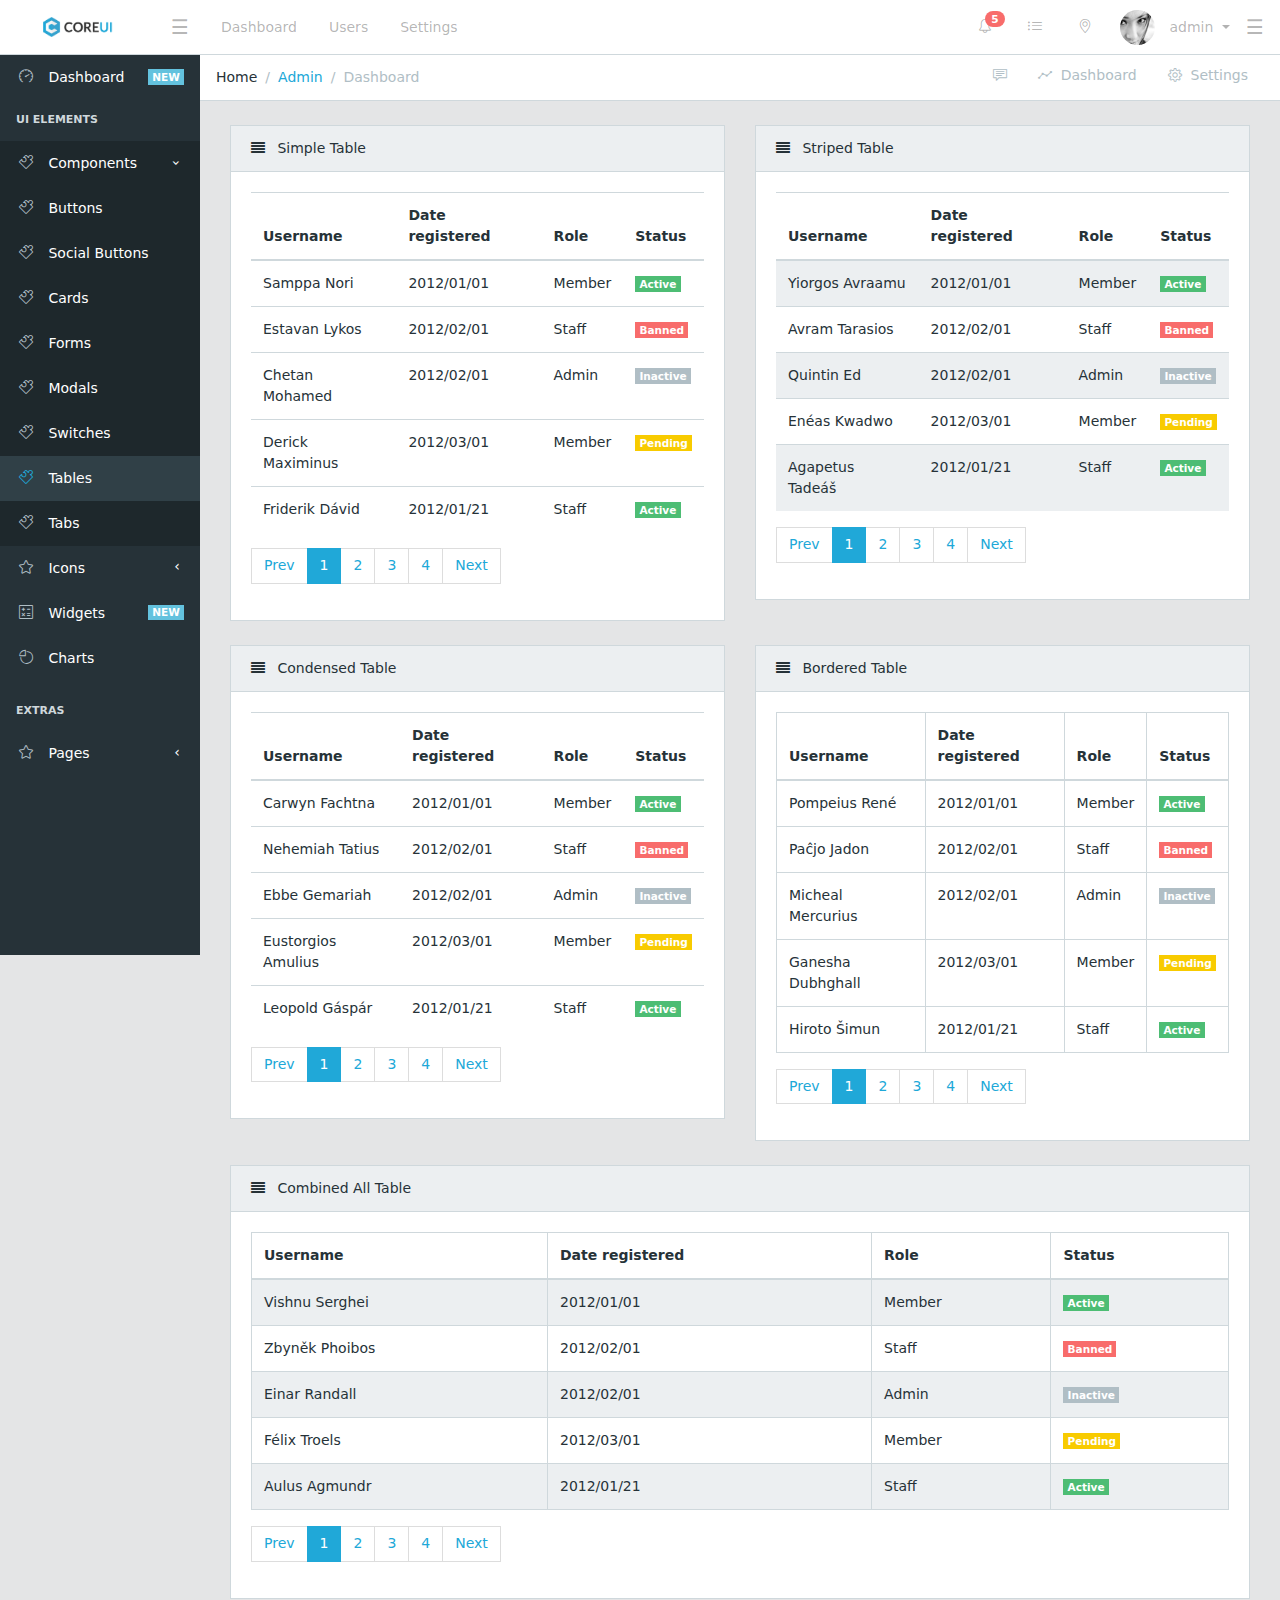
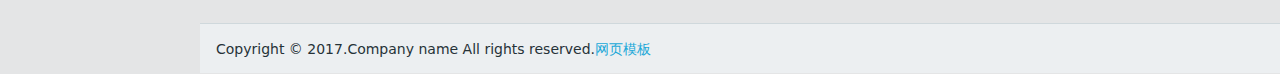
<file: html模版/COREUI/components-tables.html>
<!DOCTYPE html>
<html lang="en">

<head>

    <meta charset="utf-8">
    <meta http-equiv="X-UA-Compatible" content="IE=edge">
    <meta name="viewport" content="width=device-width, initial-scale=1, shrink-to-fit=no">
    <meta name="description" content="">
    <meta name="author" content="">
    <meta name="keyword" content="">
    <link rel="shortcut icon" href="img/favicon.png">

    <title></title>

    <!-- Icons -->
    <link href="css/font-awesome.min.css" rel="stylesheet">
    <link href="css/simple-line-icons.css" rel="stylesheet">

    <!-- Main styles for this application -->
    <link href="css/style.css" rel="stylesheet">

</head>



<body class="app header-fixed sidebar-fixed aside-menu-fixed aside-menu-hidden">
    <header class="app-header navbar">
        <button class="navbar-toggler mobile-sidebar-toggler hidden-lg-up" type="button">☰</button>
        <a class="navbar-brand" href="#"></a>
        <ul class="nav navbar-nav hidden-md-down">
            <li class="nav-item">
                <a class="nav-link navbar-toggler sidebar-toggler" href="#">☰</a>
            </li>

            <li class="nav-item px-1">
                <a class="nav-link" href="#">Dashboard</a>
            </li>
            <li class="nav-item px-1">
                <a class="nav-link" href="#">Users</a>
            </li>
            <li class="nav-item px-1">
                <a class="nav-link" href="#">Settings</a>
            </li>
        </ul>
        <ul class="nav navbar-nav ml-auto">
            <li class="nav-item hidden-md-down">
                <a class="nav-link" href="#"><i class="icon-bell"></i><span class="badge badge-pill badge-danger">5</span></a>
            </li>
            <li class="nav-item hidden-md-down">
                <a class="nav-link" href="#"><i class="icon-list"></i></a>
            </li>
            <li class="nav-item hidden-md-down">
                <a class="nav-link" href="#"><i class="icon-location-pin"></i></a>
            </li>
            <li class="nav-item dropdown">
                <a class="nav-link dropdown-toggle nav-link" data-toggle="dropdown" href="#" role="button" aria-haspopup="true" aria-expanded="false">
                    <img src="img/avatars/6.jpg" class="img-avatar" alt="admin@bootstrapmaster.com">
                    <span class="hidden-md-down">admin</span>
                </a>
                <div class="dropdown-menu dropdown-menu-right">

                    <div class="dropdown-header text-center">
                        <strong>Account</strong>
                    </div>

                    <a class="dropdown-item" href="#"><i class="fa fa-bell-o"></i> Updates<span class="badge badge-info">42</span></a>
                    <a class="dropdown-item" href="#"><i class="fa fa-envelope-o"></i> Messages<span class="badge badge-success">42</span></a>
                    <a class="dropdown-item" href="#"><i class="fa fa-tasks"></i> Tasks<span class="badge badge-danger">42</span></a>
                    <a class="dropdown-item" href="#"><i class="fa fa-comments"></i> Comments<span class="badge badge-warning">42</span></a>

                    <div class="dropdown-header text-center">
                        <strong>Settings</strong>
                    </div>

                    <a class="dropdown-item" href="#"><i class="fa fa-user"></i> Profile</a>
                    <a class="dropdown-item" href="#"><i class="fa fa-wrench"></i> Settings</a>
                    <a class="dropdown-item" href="#"><i class="fa fa-usd"></i> Payments<span class="badge badge-default">42</span></a>
                    <a class="dropdown-item" href="#"><i class="fa fa-file"></i> Projects<span class="badge badge-primary">42</span></a>
                    <div class="divider"></div>
                    <a class="dropdown-item" href="#"><i class="fa fa-shield"></i> Lock Account</a>
                    <a class="dropdown-item" href="#"><i class="fa fa-lock"></i> Logout</a>
                </div>
            </li>
            <li class="nav-item hidden-md-down">
                <a class="nav-link navbar-toggler aside-menu-toggler" href="#">☰</a>
            </li>

        </ul>
    </header>

    <div class="app-body">
        <div class="sidebar">
            <nav class="sidebar-nav">
                <ul class="nav">
                    <li class="nav-item">
                        <a class="nav-link" href="index.html"><i class="icon-speedometer"></i> Dashboard <span class="badge badge-info">NEW</span></a>
                    </li>

                    <li class="nav-title">
                        UI Elements
                    </li>
                    <li class="nav-item nav-dropdown">
                        <a class="nav-link nav-dropdown-toggle" href="#"><i class="icon-puzzle"></i> Components</a>
                        <ul class="nav-dropdown-items">
                            <li class="nav-item">
                                <a class="nav-link" href="components-buttons.html"><i class="icon-puzzle"></i> Buttons</a>
                            </li>
                            <li class="nav-item">
                                <a class="nav-link" href="components-social-buttons.html"><i class="icon-puzzle"></i> Social Buttons</a>
                            </li>
                            <li class="nav-item">
                                <a class="nav-link" href="components-cards.html"><i class="icon-puzzle"></i> Cards</a>
                            </li>
                            <li class="nav-item">
                                <a class="nav-link" href="components-forms.html"><i class="icon-puzzle"></i> Forms</a>
                            </li>
                            <li class="nav-item">
                                <a class="nav-link" href="components-modals.html"><i class="icon-puzzle"></i> Modals</a>
                            </li>
                            <li class="nav-item">
                                <a class="nav-link" href="components-switches.html"><i class="icon-puzzle"></i> Switches</a>
                            </li>
                            <li class="nav-item">
                                <a class="nav-link" href="components-tables.html"><i class="icon-puzzle"></i> Tables</a>
                            </li>
                            <li class="nav-item">
                                <a class="nav-link" href="components-tabs.html"><i class="icon-puzzle"></i> Tabs</a>
                            </li>
                        </ul>
                    </li>
                    <li class="nav-item nav-dropdown">
                        <a class="nav-link nav-dropdown-toggle" href="#"><i class="icon-star"></i> Icons</a>
                        <ul class="nav-dropdown-items">
                            <li class="nav-item">
                                <a class="nav-link" href="icons-font-awesome.html"><i class="icon-star"></i> Font Awesome</a>
                            </li>
                            <li class="nav-item">
                                <a class="nav-link" href="icons-simple-line-icons.html"><i class="icon-star"></i> Simple Line Icons</a>
                            </li>
                        </ul>
                    </li>
                    <li class="nav-item">
                        <a class="nav-link" href="widgets.html"><i class="icon-calculator"></i> Widgets <span class="badge badge-info">NEW</span></a>
                    </li>
                    <li class="nav-item">
                        <a class="nav-link" href="charts.html"><i class="icon-pie-chart"></i> Charts</a>
                    </li>
                    <li class="divider"></li>
                    <li class="nav-title">
                        Extras
                    </li>
                    <li class="nav-item nav-dropdown">
                        <a class="nav-link nav-dropdown-toggle" href="#"><i class="icon-star"></i> Pages</a>
                        <ul class="nav-dropdown-items">
                            <li class="nav-item">
                                <a class="nav-link" href="pages-login.html" target="_top"><i class="icon-star"></i> Login</a>
                            </li>
                            <li class="nav-item">
                                <a class="nav-link" href="pages-register.html" target="_top"><i class="icon-star"></i> Register</a>
                            </li>
                            <li class="nav-item">
                                <a class="nav-link" href="pages-404.html" target="_top"><i class="icon-star"></i> Error 404</a>
                            </li>
                            <li class="nav-item">
                                <a class="nav-link" href="pages-500.html" target="_top"><i class="icon-star"></i> Error 500</a>
                            </li>
                        </ul>
                    </li>

                </ul>
            </nav>
        </div>

        <!-- Main content -->
        <main class="main">

            <!-- Breadcrumb -->
            <ol class="breadcrumb">
                <li class="breadcrumb-item">Home</li>
                <li class="breadcrumb-item"><a href="#">Admin</a>
                </li>
                <li class="breadcrumb-item active">Dashboard</li>

                <!-- Breadcrumb Menu-->
                <li class="breadcrumb-menu hidden-md-down">
                    <div class="btn-group" role="group" aria-label="Button group with nested dropdown">
                        <a class="btn btn-secondary" href="#"><i class="icon-speech"></i></a>
                        <a class="btn btn-secondary" href="./"><i class="icon-graph"></i> &nbsp;Dashboard</a>
                        <a class="btn btn-secondary" href="#"><i class="icon-settings"></i> &nbsp;Settings</a>
                    </div>
                </li>
            </ol>


            <div class="container-fluid">
                <div class="animated fadeIn">
                    <div class="row">
                        <div class="col-lg-6">
                            <div class="card">
                                <div class="card-header">
                                    <i class="fa fa-align-justify"></i> Simple Table
                                </div>
                                <div class="card-block">
                                    <table class="table">
                                        <thead>
                                            <tr>
                                                <th>Username</th>
                                                <th>Date registered</th>
                                                <th>Role</th>
                                                <th>Status</th>
                                            </tr>
                                        </thead>
                                        <tbody>
                                            <tr>
                                                <td>Samppa Nori</td>
                                                <td>2012/01/01</td>
                                                <td>Member</td>
                                                <td>
                                                    <span class="badge badge-success">Active</span>
                                                </td>
                                            </tr>
                                            <tr>
                                                <td>Estavan Lykos</td>
                                                <td>2012/02/01</td>
                                                <td>Staff</td>
                                                <td>
                                                    <span class="badge badge-danger">Banned</span>
                                                </td>
                                            </tr>
                                            <tr>
                                                <td>Chetan Mohamed</td>
                                                <td>2012/02/01</td>
                                                <td>Admin</td>
                                                <td>
                                                    <span class="badge badge-default">Inactive</span>
                                                </td>
                                            </tr>
                                            <tr>
                                                <td>Derick Maximinus</td>
                                                <td>2012/03/01</td>
                                                <td>Member</td>
                                                <td>
                                                    <span class="badge badge-warning">Pending</span>
                                                </td>
                                            </tr>
                                            <tr>
                                                <td>Friderik Dávid</td>
                                                <td>2012/01/21</td>
                                                <td>Staff</td>
                                                <td>
                                                    <span class="badge badge-success">Active</span>
                                                </td>
                                            </tr>
                                        </tbody>
                                    </table>
                                    <ul class="pagination">
                                        <li class="page-item"><a class="page-link" href="#">Prev</a>
                                        </li>
                                        <li class="page-item active">
                                            <a class="page-link" href="#">1</a>
                                        </li>
                                        <li class="page-item"><a class="page-link" href="#">2</a>
                                        </li>
                                        <li class="page-item"><a class="page-link" href="#">3</a>
                                        </li>
                                        <li class="page-item"><a class="page-link" href="#">4</a>
                                        </li>
                                        <li class="page-item"><a class="page-link" href="#">Next</a>
                                        </li>
                                    </ul>
                                </div>
                            </div>
                        </div>
                        <!--/.col-->

                        <div class="col-lg-6">
                            <div class="card">
                                <div class="card-header">
                                    <i class="fa fa-align-justify"></i> Striped Table
                                </div>
                                <div class="card-block">
                                    <table class="table table-striped">
                                        <thead>
                                            <tr>
                                                <th>Username</th>
                                                <th>Date registered</th>
                                                <th>Role</th>
                                                <th>Status</th>
                                            </tr>
                                        </thead>
                                        <tbody>
                                            <tr>
                                                <td>Yiorgos Avraamu</td>
                                                <td>2012/01/01</td>
                                                <td>Member</td>
                                                <td>
                                                    <span class="badge badge-success">Active</span>
                                                </td>
                                            </tr>
                                            <tr>
                                                <td>Avram Tarasios</td>
                                                <td>2012/02/01</td>
                                                <td>Staff</td>
                                                <td>
                                                    <span class="badge badge-danger">Banned</span>
                                                </td>
                                            </tr>
                                            <tr>
                                                <td>Quintin Ed</td>
                                                <td>2012/02/01</td>
                                                <td>Admin</td>
                                                <td>
                                                    <span class="badge badge-default">Inactive</span>
                                                </td>
                                            </tr>
                                            <tr>
                                                <td>Enéas Kwadwo</td>
                                                <td>2012/03/01</td>
                                                <td>Member</td>
                                                <td>
                                                    <span class="badge badge-warning">Pending</span>
                                                </td>
                                            </tr>
                                            <tr>
                                                <td>Agapetus Tadeáš</td>
                                                <td>2012/01/21</td>
                                                <td>Staff</td>
                                                <td>
                                                    <span class="badge badge-success">Active</span>
                                                </td>
                                            </tr>
                                        </tbody>
                                    </table>
                                    <ul class="pagination">
                                        <li class="page-item"><a class="page-link" href="#">Prev</a>
                                        </li>
                                        <li class="page-item active">
                                            <a class="page-link" href="#">1</a>
                                        </li>
                                        <li class="page-item"><a class="page-link" href="#">2</a>
                                        </li>
                                        <li class="page-item"><a class="page-link" href="#">3</a>
                                        </li>
                                        <li class="page-item"><a class="page-link" href="#">4</a>
                                        </li>
                                        <li class="page-item"><a class="page-link" href="#">Next</a>
                                        </li>
                                    </ul>
                                </div>
                            </div>
                        </div>
                        <!--/.col-->
                    </div>
                    <!--/.row-->

                    <div class="row">

                        <div class="col-lg-6">
                            <div class="card">
                                <div class="card-header">
                                    <i class="fa fa-align-justify"></i> Condensed Table
                                </div>
                                <div class="card-block">
                                    <table class="table table-condensed">
                                        <thead>
                                            <tr>
                                                <th>Username</th>
                                                <th>Date registered</th>
                                                <th>Role</th>
                                                <th>Status</th>
                                            </tr>
                                        </thead>
                                        <tbody>
                                            <tr>
                                                <td>Carwyn Fachtna</td>
                                                <td>2012/01/01</td>
                                                <td>Member</td>
                                                <td>
                                                    <span class="badge badge-success">Active</span>
                                                </td>
                                            </tr>
                                            <tr>
                                                <td>Nehemiah Tatius</td>
                                                <td>2012/02/01</td>
                                                <td>Staff</td>
                                                <td>
                                                    <span class="badge badge-danger">Banned</span>
                                                </td>
                                            </tr>
                                            <tr>
                                                <td>Ebbe Gemariah</td>
                                                <td>2012/02/01</td>
                                                <td>Admin</td>
                                                <td>
                                                    <span class="badge badge-default">Inactive</span>
                                                </td>
                                            </tr>
                                            <tr>
                                                <td>Eustorgios Amulius</td>
                                                <td>2012/03/01</td>
                                                <td>Member</td>
                                                <td>
                                                    <span class="badge badge-warning">Pending</span>
                                                </td>
                                            </tr>
                                            <tr>
                                                <td>Leopold Gáspár</td>
                                                <td>2012/01/21</td>
                                                <td>Staff</td>
                                                <td>
                                                    <span class="badge badge-success">Active</span>
                                                </td>
                                            </tr>
                                        </tbody>
                                    </table>
                                    <ul class="pagination">
                                        <li class="page-item"><a class="page-link" href="#">Prev</a>
                                        </li>
                                        <li class="page-item active">
                                            <a class="page-link" href="#">1</a>
                                        </li>
                                        <li class="page-item"><a class="page-link" href="#">2</a>
                                        </li>
                                        <li class="page-item"><a class="page-link" href="#">3</a>
                                        </li>
                                        <li class="page-item"><a class="page-link" href="#">4</a>
                                        </li>
                                        <li class="page-item"><a class="page-link" href="#">Next</a>
                                        </li>
                                    </ul>
                                </div>
                            </div>
                        </div>
                        <!--/.col-->

                        <div class="col-lg-6">
                            <div class="card">
                                <div class="card-header">
                                    <i class="fa fa-align-justify"></i> Bordered Table
                                </div>
                                <div class="card-block">
                                    <table class="table table-bordered">
                                        <thead>
                                            <tr>
                                                <th>Username</th>
                                                <th>Date registered</th>
                                                <th>Role</th>
                                                <th>Status</th>
                                            </tr>
                                        </thead>
                                        <tbody>
                                            <tr>
                                                <td>Pompeius René</td>
                                                <td>2012/01/01</td>
                                                <td>Member</td>
                                                <td>
                                                    <span class="badge badge-success">Active</span>
                                                </td>
                                            </tr>
                                            <tr>
                                                <td>Paĉjo Jadon</td>
                                                <td>2012/02/01</td>
                                                <td>Staff</td>
                                                <td>
                                                    <span class="badge badge-danger">Banned</span>
                                                </td>
                                            </tr>
                                            <tr>
                                                <td>Micheal Mercurius</td>
                                                <td>2012/02/01</td>
                                                <td>Admin</td>
                                                <td>
                                                    <span class="badge badge-default">Inactive</span>
                                                </td>
                                            </tr>
                                            <tr>
                                                <td>Ganesha Dubhghall</td>
                                                <td>2012/03/01</td>
                                                <td>Member</td>
                                                <td>
                                                    <span class="badge badge-warning">Pending</span>
                                                </td>
                                            </tr>
                                            <tr>
                                                <td>Hiroto Šimun</td>
                                                <td>2012/01/21</td>
                                                <td>Staff</td>
                                                <td>
                                                    <span class="badge badge-success">Active</span>
                                                </td>
                                            </tr>
                                        </tbody>
                                    </table>
                                    <ul class="pagination">
                                        <li class="page-item"><a class="page-link" href="#">Prev</a>
                                        </li>
                                        <li class="page-item active">
                                            <a class="page-link" href="#">1</a>
                                        </li>
                                        <li class="page-item"><a class="page-link" href="#">2</a>
                                        </li>
                                        <li class="page-item"><a class="page-link" href="#">3</a>
                                        </li>
                                        <li class="page-item"><a class="page-link" href="#">4</a>
                                        </li>
                                        <li class="page-item"><a class="page-link" href="#">Next</a>
                                        </li>
                                    </ul>
                                </div>
                            </div>
                        </div>
                        <!--/.col-->

                    </div>
                    <!--/.row-->

                    <div class="row">
                        <div class="col-lg-12">
                            <div class="card">
                                <div class="card-header">
                                    <i class="fa fa-align-justify"></i> Combined All Table
                                </div>
                                <div class="card-block">
                                    <table class="table table-bordered table-striped table-condensed">
                                        <thead>
                                            <tr>
                                                <th>Username</th>
                                                <th>Date registered</th>
                                                <th>Role</th>
                                                <th>Status</th>
                                            </tr>
                                        </thead>
                                        <tbody>
                                            <tr>
                                                <td>Vishnu Serghei</td>
                                                <td>2012/01/01</td>
                                                <td>Member</td>
                                                <td>
                                                    <span class="badge badge-success">Active</span>
                                                </td>
                                            </tr>
                                            <tr>
                                                <td>Zbyněk Phoibos</td>
                                                <td>2012/02/01</td>
                                                <td>Staff</td>
                                                <td>
                                                    <span class="badge badge-danger">Banned</span>
                                                </td>
                                            </tr>
                                            <tr>
                                                <td>Einar Randall</td>
                                                <td>2012/02/01</td>
                                                <td>Admin</td>
                                                <td>
                                                    <span class="badge badge-default">Inactive</span>
                                                </td>
                                            </tr>
                                            <tr>
                                                <td>Félix Troels</td>
                                                <td>2012/03/01</td>
                                                <td>Member</td>
                                                <td>
                                                    <span class="badge badge-warning">Pending</span>
                                                </td>
                                            </tr>
                                            <tr>
                                                <td>Aulus Agmundr</td>
                                                <td>2012/01/21</td>
                                                <td>Staff</td>
                                                <td>
                                                    <span class="badge badge-success">Active</span>
                                                </td>
                                            </tr>
                                        </tbody>
                                    </table>
                                    <nav>
                                        <ul class="pagination">
                                            <li class="page-item"><a class="page-link" href="#">Prev</a>
                                            </li>
                                            <li class="page-item active">
                                                <a class="page-link" href="#">1</a>
                                            </li>
                                            <li class="page-item"><a class="page-link" href="#">2</a>
                                            </li>
                                            <li class="page-item"><a class="page-link" href="#">3</a>
                                            </li>
                                            <li class="page-item"><a class="page-link" href="#">4</a>
                                            </li>
                                            <li class="page-item"><a class="page-link" href="#">Next</a>
                                            </li>
                                        </ul>
                                    </nav>
                                </div>
                            </div>
                        </div>
                        <!--/.col-->
                    </div>
                    <!--/.row-->
                </div>

            </div>
            <!-- /.conainer-fluid -->
        </main>

        <aside class="aside-menu">
            <ul class="nav nav-tabs" role="tablist">
                <li class="nav-item">
                    <a class="nav-link active" data-toggle="tab" href="#timeline" role="tab"><i class="icon-list"></i></a>
                </li>
                <li class="nav-item">
                    <a class="nav-link" data-toggle="tab" href="#messages" role="tab"><i class="icon-speech"></i></a>
                </li>
                <li class="nav-item">
                    <a class="nav-link" data-toggle="tab" href="#settings" role="tab"><i class="icon-settings"></i></a>
                </li>
            </ul>

            <!-- Tab panes -->
            <div class="tab-content">
                <div class="tab-pane active" id="timeline" role="tabpanel">
                    <div class="callout m-0 py-h text-muted text-center bg-faded text-uppercase">
                        <small><b>Today</b>
                        </small>
                    </div>
                    <hr class="transparent mx-1 my-0">
                    <div class="callout callout-warning m-0 py-1">
                        <div class="avatar float-right">
                            <img src="img/avatars/7.jpg" class="img-avatar" alt="admin@bootstrapmaster.com">
                        </div>
                        <div>Meeting with
                            <strong>Lucas</strong>
                        </div>
                        <small class="text-muted mr-1"><i class="icon-calendar"></i>&nbsp; 1 - 3pm</small>
                        <small class="text-muted"><i class="icon-location-pin"></i>&nbsp; Palo Alto, CA</small>
                    </div>
                    <hr class="mx-1 my-0">
                    <div class="callout callout-info m-0 py-1">
                        <div class="avatar float-right">
                            <img src="img/avatars/4.jpg" class="img-avatar" alt="admin@bootstrapmaster.com">
                        </div>
                        <div>Skype with
                            <strong>Megan</strong>
                        </div>
                        <small class="text-muted mr-1"><i class="icon-calendar"></i>&nbsp; 4 - 5pm</small>
                        <small class="text-muted"><i class="icon-social-skype"></i>&nbsp; On-line</small>
                    </div>
                    <hr class="transparent mx-1 my-0">
                    <div class="callout m-0 py-h text-muted text-center bg-faded text-uppercase">
                        <small><b>Tomorrow</b>
                        </small>
                    </div>
                    <hr class="transparent mx-1 my-0">
                    <div class="callout callout-danger m-0 py-1">
                        <div>New UI Project -
                            <strong>deadline</strong>
                        </div>
                        <small class="text-muted mr-1"><i class="icon-calendar"></i>&nbsp; 10 - 11pm</small>
                        <small class="text-muted"><i class="icon-home"></i>&nbsp; creativeLabs HQ</small>
                        <div class="avatars-stack mt-h">
                            <div class="avatar avatar-xs">
                                <img src="img/avatars/2.jpg" class="img-avatar" alt="admin@bootstrapmaster.com">
                            </div>
                            <div class="avatar avatar-xs">
                                <img src="img/avatars/3.jpg" class="img-avatar" alt="admin@bootstrapmaster.com">
                            </div>
                            <div class="avatar avatar-xs">
                                <img src="img/avatars/4.jpg" class="img-avatar" alt="admin@bootstrapmaster.com">
                            </div>
                            <div class="avatar avatar-xs">
                                <img src="img/avatars/5.jpg" class="img-avatar" alt="admin@bootstrapmaster.com">
                            </div>
                            <div class="avatar avatar-xs">
                                <img src="img/avatars/6.jpg" class="img-avatar" alt="admin@bootstrapmaster.com">
                            </div>
                        </div>
                    </div>
                    <hr class="mx-1 my-0">
                    <div class="callout callout-success m-0 py-1">
                        <div>
                            <strong>#10 Startups.Garden</strong>Meetup</div>
                        <small class="text-muted mr-1"><i class="icon-calendar"></i>&nbsp; 1 - 3pm</small>
                        <small class="text-muted"><i class="icon-location-pin"></i>&nbsp; Palo Alto, CA</small>
                    </div>
                    <hr class="mx-1 my-0">
                    <div class="callout callout-primary m-0 py-1">
                        <div>
                            <strong>Team meeting</strong>
                        </div>
                        <small class="text-muted mr-1"><i class="icon-calendar"></i>&nbsp; 4 - 6pm</small>
                        <small class="text-muted"><i class="icon-home"></i>&nbsp; creativeLabs HQ</small>
                        <div class="avatars-stack mt-h">
                            <div class="avatar avatar-xs">
                                <img src="img/avatars/2.jpg" class="img-avatar" alt="admin@bootstrapmaster.com">
                            </div>
                            <div class="avatar avatar-xs">
                                <img src="img/avatars/3.jpg" class="img-avatar" alt="admin@bootstrapmaster.com">
                            </div>
                            <div class="avatar avatar-xs">
                                <img src="img/avatars/4.jpg" class="img-avatar" alt="admin@bootstrapmaster.com">
                            </div>
                            <div class="avatar avatar-xs">
                                <img src="img/avatars/5.jpg" class="img-avatar" alt="admin@bootstrapmaster.com">
                            </div>
                            <div class="avatar avatar-xs">
                                <img src="img/avatars/6.jpg" class="img-avatar" alt="admin@bootstrapmaster.com">
                            </div>
                            <div class="avatar avatar-xs">
                                <img src="img/avatars/7.jpg" class="img-avatar" alt="admin@bootstrapmaster.com">
                            </div>
                            <div class="avatar avatar-xs">
                                <img src="img/avatars/8.jpg" class="img-avatar" alt="admin@bootstrapmaster.com">
                            </div>
                        </div>
                    </div>
                    <hr class="mx-1 my-0">
                </div>
                <div class="tab-pane p-1" id="messages" role="tabpanel">
                    <div class="message">
                        <div class="py-1 pb-3 mr-1 float-left">
                            <div class="avatar">
                                <img src="img/avatars/7.jpg" class="img-avatar" alt="admin@bootstrapmaster.com">
                                <span class="avatar-status badge-success"></span>
                            </div>
                        </div>
                        <div>
                            <small class="text-muted">Lukasz Holeczek</small>
                            <small class="text-muted float-right mt-q">1:52 PM</small>
                        </div>
                        <div class="text-truncate font-weight-bold">Lorem ipsum dolor sit amet</div>
                        <small class="text-muted">Lorem ipsum dolor sit amet, consectetur adipisicing elit, sed do eiusmod tempor incididunt...</small>
                    </div>
                    <hr>
                    <div class="message">
                        <div class="py-1 pb-3 mr-1 float-left">
                            <div class="avatar">
                                <img src="img/avatars/7.jpg" class="img-avatar" alt="admin@bootstrapmaster.com">
                                <span class="avatar-status badge-success"></span>
                            </div>
                        </div>
                        <div>
                            <small class="text-muted">Lukasz Holeczek</small>
                            <small class="text-muted float-right mt-q">1:52 PM</small>
                        </div>
                        <div class="text-truncate font-weight-bold">Lorem ipsum dolor sit amet</div>
                        <small class="text-muted">Lorem ipsum dolor sit amet, consectetur adipisicing elit, sed do eiusmod tempor incididunt...</small>
                    </div>
                    <hr>
                    <div class="message">
                        <div class="py-1 pb-3 mr-1 float-left">
                            <div class="avatar">
                                <img src="img/avatars/7.jpg" class="img-avatar" alt="admin@bootstrapmaster.com">
                                <span class="avatar-status badge-success"></span>
                            </div>
                        </div>
                        <div>
                            <small class="text-muted">Lukasz Holeczek</small>
                            <small class="text-muted float-right mt-q">1:52 PM</small>
                        </div>
                        <div class="text-truncate font-weight-bold">Lorem ipsum dolor sit amet</div>
                        <small class="text-muted">Lorem ipsum dolor sit amet, consectetur adipisicing elit, sed do eiusmod tempor incididunt...</small>
                    </div>
                    <hr>
                    <div class="message">
                        <div class="py-1 pb-3 mr-1 float-left">
                            <div class="avatar">
                                <img src="img/avatars/7.jpg" class="img-avatar" alt="admin@bootstrapmaster.com">
                                <span class="avatar-status badge-success"></span>
                            </div>
                        </div>
                        <div>
                            <small class="text-muted">Lukasz Holeczek</small>
                            <small class="text-muted float-right mt-q">1:52 PM</small>
                        </div>
                        <div class="text-truncate font-weight-bold">Lorem ipsum dolor sit amet</div>
                        <small class="text-muted">Lorem ipsum dolor sit amet, consectetur adipisicing elit, sed do eiusmod tempor incididunt...</small>
                    </div>
                    <hr>
                    <div class="message">
                        <div class="py-1 pb-3 mr-1 float-left">
                            <div class="avatar">
                                <img src="img/avatars/7.jpg" class="img-avatar" alt="admin@bootstrapmaster.com">
                                <span class="avatar-status badge-success"></span>
                            </div>
                        </div>
                        <div>
                            <small class="text-muted">Lukasz Holeczek</small>
                            <small class="text-muted float-right mt-q">1:52 PM</small>
                        </div>
                        <div class="text-truncate font-weight-bold">Lorem ipsum dolor sit amet</div>
                        <small class="text-muted">Lorem ipsum dolor sit amet, consectetur adipisicing elit, sed do eiusmod tempor incididunt...</small>
                    </div>
                </div>
                <div class="tab-pane p-1" id="settings" role="tabpanel">
                    <h6>Settings</h6>

                    <div class="aside-options">
                        <div class="clearfix mt-2">
                            <small><b>Option 1</b>
                            </small>
                            <label class="switch switch-text switch-pill switch-success switch-sm float-right">
                                <input type="checkbox" class="switch-input" checked="">
                                <span class="switch-label" data-on="On" data-off="Off"></span>
                                <span class="switch-handle"></span>
                            </label>
                        </div>
                        <div>
                            <small class="text-muted">Lorem ipsum dolor sit amet, consectetur adipisicing elit, sed do eiusmod tempor incididunt ut labore et dolore magna aliqua.</small>
                        </div>
                    </div>

                    <div class="aside-options">
                        <div class="clearfix mt-1">
                            <small><b>Option 2</b>
                            </small>
                            <label class="switch switch-text switch-pill switch-success switch-sm float-right">
                                <input type="checkbox" class="switch-input">
                                <span class="switch-label" data-on="On" data-off="Off"></span>
                                <span class="switch-handle"></span>
                            </label>
                        </div>
                        <div>
                            <small class="text-muted">Lorem ipsum dolor sit amet, consectetur adipisicing elit, sed do eiusmod tempor incididunt ut labore et dolore magna aliqua.</small>
                        </div>
                    </div>

                    <div class="aside-options">
                        <div class="clearfix mt-1">
                            <small><b>Option 3</b>
                            </small>
                            <label class="switch switch-text switch-pill switch-success switch-sm float-right">
                                <input type="checkbox" class="switch-input">
                                <span class="switch-label" data-on="On" data-off="Off"></span>
                                <span class="switch-handle"></span>
                            </label>
                        </div>
                    </div>

                    <div class="aside-options">
                        <div class="clearfix mt-1">
                            <small><b>Option 4</b>
                            </small>
                            <label class="switch switch-text switch-pill switch-success switch-sm float-right">
                                <input type="checkbox" class="switch-input" checked="">
                                <span class="switch-label" data-on="On" data-off="Off"></span>
                                <span class="switch-handle"></span>
                            </label>
                        </div>
                    </div>

                    <hr>
                    <h6>System Utilization</h6>

                    <div class="text-uppercase mb-q mt-2">
                        <small><b>CPU Usage</b>
                        </small>
                    </div>
                    <div class="progress progress-xs">
                        <div class="progress-bar bg-info" role="progressbar" style="width: 25%" aria-valuenow="25" aria-valuemin="0" aria-valuemax="100"></div>
                    </div>
                    <small class="text-muted">348 Processes. 1/4 Cores.</small>

                    <div class="text-uppercase mb-q mt-h">
                        <small><b>Memory Usage</b>
                        </small>
                    </div>
                    <div class="progress progress-xs">
                        <div class="progress-bar bg-warning" role="progressbar" style="width: 70%" aria-valuenow="70" aria-valuemin="0" aria-valuemax="100"></div>
                    </div>
                    <small class="text-muted">11444GB/16384MB</small>

                    <div class="text-uppercase mb-q mt-h">
                        <small><b>SSD 1 Usage</b>
                        </small>
                    </div>
                    <div class="progress progress-xs">
                        <div class="progress-bar bg-danger" role="progressbar" style="width: 95%" aria-valuenow="95" aria-valuemin="0" aria-valuemax="100"></div>
                    </div>
                    <small class="text-muted">243GB/256GB</small>

                    <div class="text-uppercase mb-q mt-h">
                        <small><b>SSD 2 Usage</b>
                        </small>
                    </div>
                    <div class="progress progress-xs">
                        <div class="progress-bar bg-success" role="progressbar" style="width: 10%" aria-valuenow="10" aria-valuemin="0" aria-valuemax="100"></div>
                    </div>
                    <small class="text-muted">25GB/256GB</small>
                </div>
            </div>
        </aside>


    </div>

    <footer class="app-footer">
Copyright &copy; 2017.Company name All rights reserved.<a target="_blank" href="http://www.mycodes.net/">&#x7F51;&#x9875;&#x6A21;&#x677F;</a>    </footer>

    <!-- Bootstrap and necessary plugins -->
	<script src="assets/js/libs/jquery.min.js"></script>
	<script src="assets/js/libs/tether.min.js"></script>
	<script src="assets/js/libs/bootstrap.min.js"></script>
	<script src="assets/js/libs/pace.min.js"></script>
	<!-- Plugins and scripts required by all views -->
	<script src="assets/js/libs/Chart.min.js"></script>


    <!-- GenesisUI main scripts -->

    <script src="js/app.js"></script>



</body>

</html>
</file>
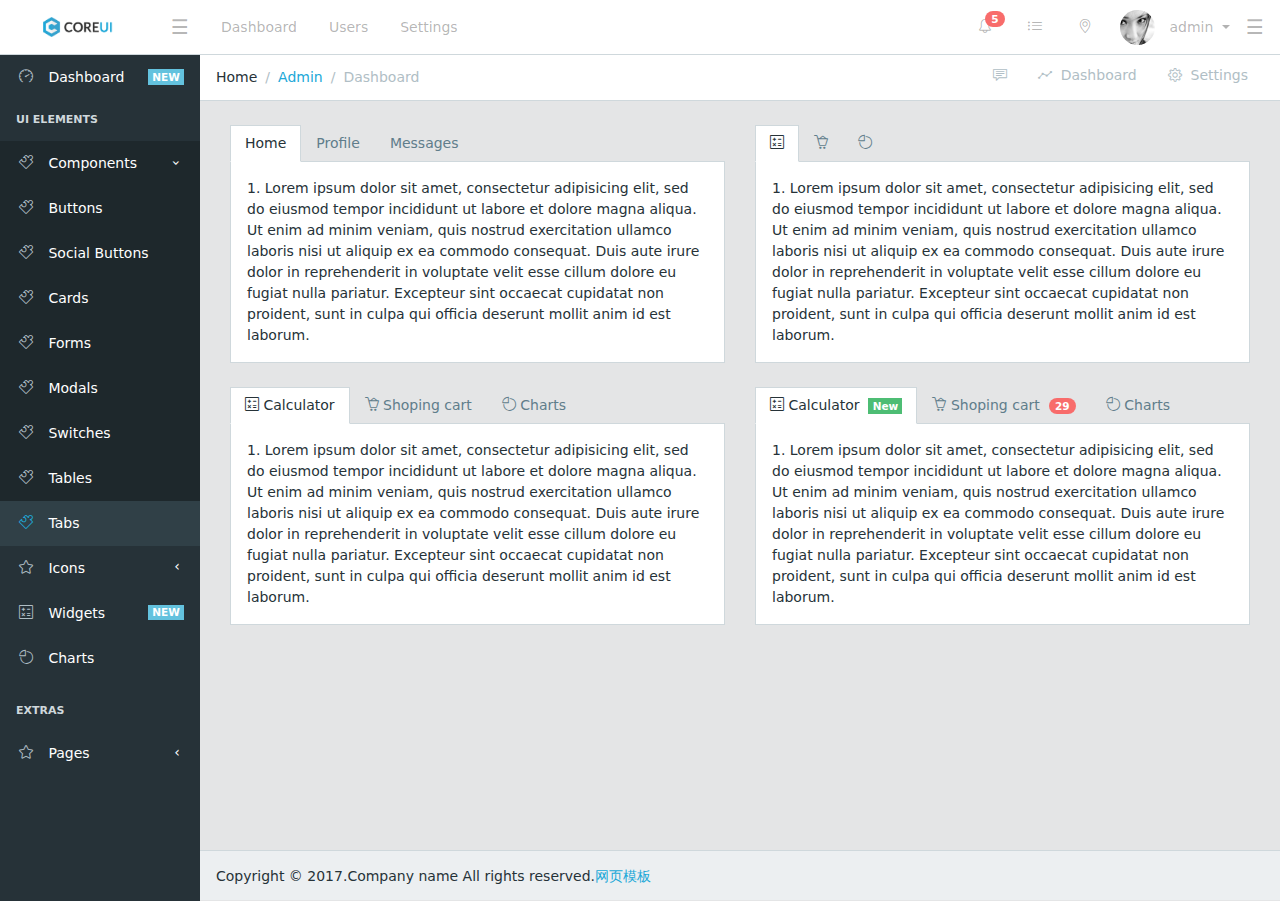
<file: html模版/COREUI/components-tabs.html>
<!DOCTYPE html>
<html lang="en">

<head>

    <meta charset="utf-8">
    <meta http-equiv="X-UA-Compatible" content="IE=edge">
    <meta name="viewport" content="width=device-width, initial-scale=1, shrink-to-fit=no">
    <meta name="description" content="">
    <meta name="author" content="">
    <meta name="keyword" content="">
    <link rel="shortcut icon" href="img/favicon.png">

    <title></title>

    <!-- Icons -->
    <link href="css/font-awesome.min.css" rel="stylesheet">
    <link href="css/simple-line-icons.css" rel="stylesheet">

    <!-- Main styles for this application -->
    <link href="css/style.css" rel="stylesheet">

</head>



<body class="app header-fixed sidebar-fixed aside-menu-fixed aside-menu-hidden">
    <header class="app-header navbar">
        <button class="navbar-toggler mobile-sidebar-toggler hidden-lg-up" type="button">☰</button>
        <a class="navbar-brand" href="#"></a>
        <ul class="nav navbar-nav hidden-md-down">
            <li class="nav-item">
                <a class="nav-link navbar-toggler sidebar-toggler" href="#">☰</a>
            </li>

            <li class="nav-item px-1">
                <a class="nav-link" href="#">Dashboard</a>
            </li>
            <li class="nav-item px-1">
                <a class="nav-link" href="#">Users</a>
            </li>
            <li class="nav-item px-1">
                <a class="nav-link" href="#">Settings</a>
            </li>
        </ul>
        <ul class="nav navbar-nav ml-auto">
            <li class="nav-item hidden-md-down">
                <a class="nav-link" href="#"><i class="icon-bell"></i><span class="badge badge-pill badge-danger">5</span></a>
            </li>
            <li class="nav-item hidden-md-down">
                <a class="nav-link" href="#"><i class="icon-list"></i></a>
            </li>
            <li class="nav-item hidden-md-down">
                <a class="nav-link" href="#"><i class="icon-location-pin"></i></a>
            </li>
            <li class="nav-item dropdown">
                <a class="nav-link dropdown-toggle nav-link" data-toggle="dropdown" href="#" role="button" aria-haspopup="true" aria-expanded="false">
                    <img src="img/avatars/6.jpg" class="img-avatar" alt="admin@bootstrapmaster.com">
                    <span class="hidden-md-down">admin</span>
                </a>
                <div class="dropdown-menu dropdown-menu-right">

                    <div class="dropdown-header text-center">
                        <strong>Account</strong>
                    </div>

                    <a class="dropdown-item" href="#"><i class="fa fa-bell-o"></i> Updates<span class="badge badge-info">42</span></a>
                    <a class="dropdown-item" href="#"><i class="fa fa-envelope-o"></i> Messages<span class="badge badge-success">42</span></a>
                    <a class="dropdown-item" href="#"><i class="fa fa-tasks"></i> Tasks<span class="badge badge-danger">42</span></a>
                    <a class="dropdown-item" href="#"><i class="fa fa-comments"></i> Comments<span class="badge badge-warning">42</span></a>

                    <div class="dropdown-header text-center">
                        <strong>Settings</strong>
                    </div>

                    <a class="dropdown-item" href="#"><i class="fa fa-user"></i> Profile</a>
                    <a class="dropdown-item" href="#"><i class="fa fa-wrench"></i> Settings</a>
                    <a class="dropdown-item" href="#"><i class="fa fa-usd"></i> Payments<span class="badge badge-default">42</span></a>
                    <a class="dropdown-item" href="#"><i class="fa fa-file"></i> Projects<span class="badge badge-primary">42</span></a>
                    <div class="divider"></div>
                    <a class="dropdown-item" href="#"><i class="fa fa-shield"></i> Lock Account</a>
                    <a class="dropdown-item" href="#"><i class="fa fa-lock"></i> Logout</a>
                </div>
            </li>
            <li class="nav-item hidden-md-down">
                <a class="nav-link navbar-toggler aside-menu-toggler" href="#">☰</a>
            </li>

        </ul>
    </header>

    <div class="app-body">
        <div class="sidebar">
            <nav class="sidebar-nav">
                <ul class="nav">
                    <li class="nav-item">
                        <a class="nav-link" href="index.html"><i class="icon-speedometer"></i> Dashboard <span class="badge badge-info">NEW</span></a>
                    </li>

                    <li class="nav-title">
                        UI Elements
                    </li>
                    <li class="nav-item nav-dropdown">
                        <a class="nav-link nav-dropdown-toggle" href="#"><i class="icon-puzzle"></i> Components</a>
                        <ul class="nav-dropdown-items">
                            <li class="nav-item">
                                <a class="nav-link" href="components-buttons.html"><i class="icon-puzzle"></i> Buttons</a>
                            </li>
                            <li class="nav-item">
                                <a class="nav-link" href="components-social-buttons.html"><i class="icon-puzzle"></i> Social Buttons</a>
                            </li>
                            <li class="nav-item">
                                <a class="nav-link" href="components-cards.html"><i class="icon-puzzle"></i> Cards</a>
                            </li>
                            <li class="nav-item">
                                <a class="nav-link" href="components-forms.html"><i class="icon-puzzle"></i> Forms</a>
                            </li>
                            <li class="nav-item">
                                <a class="nav-link" href="components-modals.html"><i class="icon-puzzle"></i> Modals</a>
                            </li>
                            <li class="nav-item">
                                <a class="nav-link" href="components-switches.html"><i class="icon-puzzle"></i> Switches</a>
                            </li>
                            <li class="nav-item">
                                <a class="nav-link" href="components-tables.html"><i class="icon-puzzle"></i> Tables</a>
                            </li>
                            <li class="nav-item">
                                <a class="nav-link" href="components-tabs.html"><i class="icon-puzzle"></i> Tabs</a>
                            </li>
                        </ul>
                    </li>
                    <li class="nav-item nav-dropdown">
                        <a class="nav-link nav-dropdown-toggle" href="#"><i class="icon-star"></i> Icons</a>
                        <ul class="nav-dropdown-items">
                            <li class="nav-item">
                                <a class="nav-link" href="icons-font-awesome.html"><i class="icon-star"></i> Font Awesome</a>
                            </li>
                            <li class="nav-item">
                                <a class="nav-link" href="icons-simple-line-icons.html"><i class="icon-star"></i> Simple Line Icons</a>
                            </li>
                        </ul>
                    </li>
                    <li class="nav-item">
                        <a class="nav-link" href="widgets.html"><i class="icon-calculator"></i> Widgets <span class="badge badge-info">NEW</span></a>
                    </li>
                    <li class="nav-item">
                        <a class="nav-link" href="charts.html"><i class="icon-pie-chart"></i> Charts</a>
                    </li>
                    <li class="divider"></li>
                    <li class="nav-title">
                        Extras
                    </li>
                    <li class="nav-item nav-dropdown">
                        <a class="nav-link nav-dropdown-toggle" href="#"><i class="icon-star"></i> Pages</a>
                        <ul class="nav-dropdown-items">
                            <li class="nav-item">
                                <a class="nav-link" href="pages-login.html" target="_top"><i class="icon-star"></i> Login</a>
                            </li>
                            <li class="nav-item">
                                <a class="nav-link" href="pages-register.html" target="_top"><i class="icon-star"></i> Register</a>
                            </li>
                            <li class="nav-item">
                                <a class="nav-link" href="pages-404.html" target="_top"><i class="icon-star"></i> Error 404</a>
                            </li>
                            <li class="nav-item">
                                <a class="nav-link" href="pages-500.html" target="_top"><i class="icon-star"></i> Error 500</a>
                            </li>
                        </ul>
                    </li>

                </ul>
            </nav>
        </div>

        <!-- Main content -->
        <main class="main">

            <!-- Breadcrumb -->
            <ol class="breadcrumb">
                <li class="breadcrumb-item">Home</li>
                <li class="breadcrumb-item"><a href="#">Admin</a>
                </li>
                <li class="breadcrumb-item active">Dashboard</li>

                <!-- Breadcrumb Menu-->
                <li class="breadcrumb-menu hidden-md-down">
                    <div class="btn-group" role="group" aria-label="Button group with nested dropdown">
                        <a class="btn btn-secondary" href="#"><i class="icon-speech"></i></a>
                        <a class="btn btn-secondary" href="./"><i class="icon-graph"></i> &nbsp;Dashboard</a>
                        <a class="btn btn-secondary" href="#"><i class="icon-settings"></i> &nbsp;Settings</a>
                    </div>
                </li>
            </ol>


            <div class="container-fluid">
                <div class="animated fadeIn">
                    <div class="row">
                        <div class="col-md-6 mb-2">
                            <ul class="nav nav-tabs" role="tablist">
                                <li class="nav-item">
                                    <a class="nav-link active" data-toggle="tab" href="#home" role="tab" aria-controls="home">Home</a>
                                </li>
                                <li class="nav-item">
                                    <a class="nav-link" data-toggle="tab" href="#profile" role="tab" aria-controls="profile">Profile</a>
                                </li>
                                <li class="nav-item">
                                    <a class="nav-link" data-toggle="tab" href="#messages" role="tab" aria-controls="messages">Messages</a>
                                </li>
                            </ul>

                            <div class="tab-content">
                                <div class="tab-pane active" id="home" role="tabpanel">
                                    1. Lorem ipsum dolor sit amet, consectetur adipisicing elit, sed do eiusmod tempor incididunt ut labore et dolore magna aliqua. Ut enim ad minim veniam, quis nostrud exercitation ullamco laboris nisi ut aliquip ex ea commodo consequat. Duis aute irure
                                    dolor in reprehenderit in voluptate velit esse cillum dolore eu fugiat nulla pariatur. Excepteur sint occaecat cupidatat non proident, sunt in culpa qui officia deserunt mollit anim id est laborum.
                                </div>
                                <div class="tab-pane" id="profile" role="tabpanel">
                                    2. Lorem ipsum dolor sit amet, consectetur adipisicing elit, sed do eiusmod tempor incididunt ut labore et dolore magna aliqua. Ut enim ad minim veniam, quis nostrud exercitation ullamco laboris nisi ut aliquip ex ea commodo consequat. Duis aute irure
                                    dolor in reprehenderit in voluptate velit esse cillum dolore eu fugiat nulla pariatur. Excepteur sint occaecat cupidatat non proident, sunt in culpa qui officia deserunt mollit anim id est laborum.
                                </div>
                                <div class="tab-pane" id="messages" role="tabpanel">
                                    3. Lorem ipsum dolor sit amet, consectetur adipisicing elit, sed do eiusmod tempor incididunt ut labore et dolore magna aliqua. Ut enim ad minim veniam, quis nostrud exercitation ullamco laboris nisi ut aliquip ex ea commodo consequat. Duis aute irure
                                    dolor in reprehenderit in voluptate velit esse cillum dolore eu fugiat nulla pariatur. Excepteur sint occaecat cupidatat non proident, sunt in culpa qui officia deserunt mollit anim id est laborum.
                                </div>
                            </div>
                        </div>
                        <!--/.col-->
                        <div class="col-md-6 mb-2">
                            <ul class="nav nav-tabs" role="tablist">
                                <li class="nav-item">
                                    <a class="nav-link active" data-toggle="tab" href="#home2" role="tab" aria-controls="home"><i class="icon-calculator"></i></a>
                                </li>
                                <li class="nav-item">
                                    <a class="nav-link" data-toggle="tab" href="#profile2" role="tab" aria-controls="profile"><i class="icon-basket-loaded"></i></a>
                                </li>
                                <li class="nav-item">
                                    <a class="nav-link" data-toggle="tab" href="#messages2" role="tab" aria-controls="messages"><i class="icon-pie-chart"></i></a>
                                </li>
                            </ul>

                            <div class="tab-content">
                                <div class="tab-pane active" id="home2" role="tabpanel">
                                    1. Lorem ipsum dolor sit amet, consectetur adipisicing elit, sed do eiusmod tempor incididunt ut labore et dolore magna aliqua. Ut enim ad minim veniam, quis nostrud exercitation ullamco laboris nisi ut aliquip ex ea commodo consequat. Duis aute irure
                                    dolor in reprehenderit in voluptate velit esse cillum dolore eu fugiat nulla pariatur. Excepteur sint occaecat cupidatat non proident, sunt in culpa qui officia deserunt mollit anim id est laborum.
                                </div>
                                <div class="tab-pane" id="profile2" role="tabpanel">
                                    2. Lorem ipsum dolor sit amet, consectetur adipisicing elit, sed do eiusmod tempor incididunt ut labore et dolore magna aliqua. Ut enim ad minim veniam, quis nostrud exercitation ullamco laboris nisi ut aliquip ex ea commodo consequat. Duis aute irure
                                    dolor in reprehenderit in voluptate velit esse cillum dolore eu fugiat nulla pariatur. Excepteur sint occaecat cupidatat non proident, sunt in culpa qui officia deserunt mollit anim id est laborum.
                                </div>
                                <div class="tab-pane" id="messages2" role="tabpanel">
                                    3. Lorem ipsum dolor sit amet, consectetur adipisicing elit, sed do eiusmod tempor incididunt ut labore et dolore magna aliqua. Ut enim ad minim veniam, quis nostrud exercitation ullamco laboris nisi ut aliquip ex ea commodo consequat. Duis aute irure
                                    dolor in reprehenderit in voluptate velit esse cillum dolore eu fugiat nulla pariatur. Excepteur sint occaecat cupidatat non proident, sunt in culpa qui officia deserunt mollit anim id est laborum.
                                </div>
                            </div>
                        </div>
                        <!--/.col-->
                        <div class="col-md-6 mb-2">
                            <ul class="nav nav-tabs" role="tablist">
                                <li class="nav-item">
                                    <a class="nav-link active" data-toggle="tab" href="#home3" role="tab" aria-controls="home"><i class="icon-calculator"></i> Calculator</a>
                                </li>
                                <li class="nav-item">
                                    <a class="nav-link" data-toggle="tab" href="#profile3" role="tab" aria-controls="profile"><i class="icon-basket-loaded"></i> Shoping cart</a>
                                </li>
                                <li class="nav-item">
                                    <a class="nav-link" data-toggle="tab" href="#messages3" role="tab" aria-controls="messages"><i class="icon-pie-chart"></i> Charts</a>
                                </li>
                            </ul>

                            <div class="tab-content">
                                <div class="tab-pane active" id="home3" role="tabpanel">
                                    1. Lorem ipsum dolor sit amet, consectetur adipisicing elit, sed do eiusmod tempor incididunt ut labore et dolore magna aliqua. Ut enim ad minim veniam, quis nostrud exercitation ullamco laboris nisi ut aliquip ex ea commodo consequat. Duis aute irure
                                    dolor in reprehenderit in voluptate velit esse cillum dolore eu fugiat nulla pariatur. Excepteur sint occaecat cupidatat non proident, sunt in culpa qui officia deserunt mollit anim id est laborum.
                                </div>
                                <div class="tab-pane" id="profile3" role="tabpanel">
                                    2. Lorem ipsum dolor sit amet, consectetur adipisicing elit, sed do eiusmod tempor incididunt ut labore et dolore magna aliqua. Ut enim ad minim veniam, quis nostrud exercitation ullamco laboris nisi ut aliquip ex ea commodo consequat. Duis aute irure
                                    dolor in reprehenderit in voluptate velit esse cillum dolore eu fugiat nulla pariatur. Excepteur sint occaecat cupidatat non proident, sunt in culpa qui officia deserunt mollit anim id est laborum.
                                </div>
                                <div class="tab-pane" id="messages3" role="tabpanel">
                                    3. Lorem ipsum dolor sit amet, consectetur adipisicing elit, sed do eiusmod tempor incididunt ut labore et dolore magna aliqua. Ut enim ad minim veniam, quis nostrud exercitation ullamco laboris nisi ut aliquip ex ea commodo consequat. Duis aute irure
                                    dolor in reprehenderit in voluptate velit esse cillum dolore eu fugiat nulla pariatur. Excepteur sint occaecat cupidatat non proident, sunt in culpa qui officia deserunt mollit anim id est laborum.
                                </div>
                            </div>
                        </div>
                        <!--/.col-->
                        <div class="col-md-6 mb-2">
                            <ul class="nav nav-tabs" role="tablist">
                                <li class="nav-item">
                                    <a class="nav-link active" data-toggle="tab" href="#home4" role="tab" aria-controls="home"><i class="icon-calculator"></i> Calculator &nbsp;<span class="badge badge-success">New</span></a>
                                </li>
                                <li class="nav-item">
                                    <a class="nav-link" data-toggle="tab" href="#profile4" role="tab" aria-controls="profile"><i class="icon-basket-loaded"></i> Shoping cart &nbsp;<span class="badge badge-pill badge-danger">29</span></a>
                                </li>
                                <li class="nav-item">
                                    <a class="nav-link" data-toggle="tab" href="#messages4" role="tab" aria-controls="messages"><i class="icon-pie-chart"></i> Charts</a>
                                </li>
                            </ul>

                            <div class="tab-content">
                                <div class="tab-pane active" id="home4" role="tabpanel">
                                    1. Lorem ipsum dolor sit amet, consectetur adipisicing elit, sed do eiusmod tempor incididunt ut labore et dolore magna aliqua. Ut enim ad minim veniam, quis nostrud exercitation ullamco laboris nisi ut aliquip ex ea commodo consequat. Duis aute irure
                                    dolor in reprehenderit in voluptate velit esse cillum dolore eu fugiat nulla pariatur. Excepteur sint occaecat cupidatat non proident, sunt in culpa qui officia deserunt mollit anim id est laborum.
                                </div>
                                <div class="tab-pane" id="profile4" role="tabpanel">
                                    2. Lorem ipsum dolor sit amet, consectetur adipisicing elit, sed do eiusmod tempor incididunt ut labore et dolore magna aliqua. Ut enim ad minim veniam, quis nostrud exercitation ullamco laboris nisi ut aliquip ex ea commodo consequat. Duis aute irure
                                    dolor in reprehenderit in voluptate velit esse cillum dolore eu fugiat nulla pariatur. Excepteur sint occaecat cupidatat non proident, sunt in culpa qui officia deserunt mollit anim id est laborum.
                                </div>
                                <div class="tab-pane" id="messages4" role="tabpanel">
                                    3. Lorem ipsum dolor sit amet, consectetur adipisicing elit, sed do eiusmod tempor incididunt ut labore et dolore magna aliqua. Ut enim ad minim veniam, quis nostrud exercitation ullamco laboris nisi ut aliquip ex ea commodo consequat. Duis aute irure
                                    dolor in reprehenderit in voluptate velit esse cillum dolore eu fugiat nulla pariatur. Excepteur sint occaecat cupidatat non proident, sunt in culpa qui officia deserunt mollit anim id est laborum.
                                </div>
                            </div>
                        </div>
                        <!--/.col-->
                    </div>
                    <!--/.row-->
                </div>

            </div>
            <!-- /.conainer-fluid -->
        </main>

        <aside class="aside-menu">
            <ul class="nav nav-tabs" role="tablist">
                <li class="nav-item">
                    <a class="nav-link active" data-toggle="tab" href="#timeline" role="tab"><i class="icon-list"></i></a>
                </li>
                <li class="nav-item">
                    <a class="nav-link" data-toggle="tab" href="#messages" role="tab"><i class="icon-speech"></i></a>
                </li>
                <li class="nav-item">
                    <a class="nav-link" data-toggle="tab" href="#settings" role="tab"><i class="icon-settings"></i></a>
                </li>
            </ul>

            <!-- Tab panes -->
            <div class="tab-content">
                <div class="tab-pane active" id="timeline" role="tabpanel">
                    <div class="callout m-0 py-h text-muted text-center bg-faded text-uppercase">
                        <small><b>Today</b>
                        </small>
                    </div>
                    <hr class="transparent mx-1 my-0">
                    <div class="callout callout-warning m-0 py-1">
                        <div class="avatar float-right">
                            <img src="img/avatars/7.jpg" class="img-avatar" alt="admin@bootstrapmaster.com">
                        </div>
                        <div>Meeting with
                            <strong>Lucas</strong>
                        </div>
                        <small class="text-muted mr-1"><i class="icon-calendar"></i>&nbsp; 1 - 3pm</small>
                        <small class="text-muted"><i class="icon-location-pin"></i>&nbsp; Palo Alto, CA</small>
                    </div>
                    <hr class="mx-1 my-0">
                    <div class="callout callout-info m-0 py-1">
                        <div class="avatar float-right">
                            <img src="img/avatars/4.jpg" class="img-avatar" alt="admin@bootstrapmaster.com">
                        </div>
                        <div>Skype with
                            <strong>Megan</strong>
                        </div>
                        <small class="text-muted mr-1"><i class="icon-calendar"></i>&nbsp; 4 - 5pm</small>
                        <small class="text-muted"><i class="icon-social-skype"></i>&nbsp; On-line</small>
                    </div>
                    <hr class="transparent mx-1 my-0">
                    <div class="callout m-0 py-h text-muted text-center bg-faded text-uppercase">
                        <small><b>Tomorrow</b>
                        </small>
                    </div>
                    <hr class="transparent mx-1 my-0">
                    <div class="callout callout-danger m-0 py-1">
                        <div>New UI Project -
                            <strong>deadline</strong>
                        </div>
                        <small class="text-muted mr-1"><i class="icon-calendar"></i>&nbsp; 10 - 11pm</small>
                        <small class="text-muted"><i class="icon-home"></i>&nbsp; creativeLabs HQ</small>
                        <div class="avatars-stack mt-h">
                            <div class="avatar avatar-xs">
                                <img src="img/avatars/2.jpg" class="img-avatar" alt="admin@bootstrapmaster.com">
                            </div>
                            <div class="avatar avatar-xs">
                                <img src="img/avatars/3.jpg" class="img-avatar" alt="admin@bootstrapmaster.com">
                            </div>
                            <div class="avatar avatar-xs">
                                <img src="img/avatars/4.jpg" class="img-avatar" alt="admin@bootstrapmaster.com">
                            </div>
                            <div class="avatar avatar-xs">
                                <img src="img/avatars/5.jpg" class="img-avatar" alt="admin@bootstrapmaster.com">
                            </div>
                            <div class="avatar avatar-xs">
                                <img src="img/avatars/6.jpg" class="img-avatar" alt="admin@bootstrapmaster.com">
                            </div>
                        </div>
                    </div>
                    <hr class="mx-1 my-0">
                    <div class="callout callout-success m-0 py-1">
                        <div>
                            <strong>#10 Startups.Garden</strong>Meetup</div>
                        <small class="text-muted mr-1"><i class="icon-calendar"></i>&nbsp; 1 - 3pm</small>
                        <small class="text-muted"><i class="icon-location-pin"></i>&nbsp; Palo Alto, CA</small>
                    </div>
                    <hr class="mx-1 my-0">
                    <div class="callout callout-primary m-0 py-1">
                        <div>
                            <strong>Team meeting</strong>
                        </div>
                        <small class="text-muted mr-1"><i class="icon-calendar"></i>&nbsp; 4 - 6pm</small>
                        <small class="text-muted"><i class="icon-home"></i>&nbsp; creativeLabs HQ</small>
                        <div class="avatars-stack mt-h">
                            <div class="avatar avatar-xs">
                                <img src="img/avatars/2.jpg" class="img-avatar" alt="admin@bootstrapmaster.com">
                            </div>
                            <div class="avatar avatar-xs">
                                <img src="img/avatars/3.jpg" class="img-avatar" alt="admin@bootstrapmaster.com">
                            </div>
                            <div class="avatar avatar-xs">
                                <img src="img/avatars/4.jpg" class="img-avatar" alt="admin@bootstrapmaster.com">
                            </div>
                            <div class="avatar avatar-xs">
                                <img src="img/avatars/5.jpg" class="img-avatar" alt="admin@bootstrapmaster.com">
                            </div>
                            <div class="avatar avatar-xs">
                                <img src="img/avatars/6.jpg" class="img-avatar" alt="admin@bootstrapmaster.com">
                            </div>
                            <div class="avatar avatar-xs">
                                <img src="img/avatars/7.jpg" class="img-avatar" alt="admin@bootstrapmaster.com">
                            </div>
                            <div class="avatar avatar-xs">
                                <img src="img/avatars/8.jpg" class="img-avatar" alt="admin@bootstrapmaster.com">
                            </div>
                        </div>
                    </div>
                    <hr class="mx-1 my-0">
                </div>
                <div class="tab-pane p-1" id="messages" role="tabpanel">
                    <div class="message">
                        <div class="py-1 pb-3 mr-1 float-left">
                            <div class="avatar">
                                <img src="img/avatars/7.jpg" class="img-avatar" alt="admin@bootstrapmaster.com">
                                <span class="avatar-status badge-success"></span>
                            </div>
                        </div>
                        <div>
                            <small class="text-muted">Lukasz Holeczek</small>
                            <small class="text-muted float-right mt-q">1:52 PM</small>
                        </div>
                        <div class="text-truncate font-weight-bold">Lorem ipsum dolor sit amet</div>
                        <small class="text-muted">Lorem ipsum dolor sit amet, consectetur adipisicing elit, sed do eiusmod tempor incididunt...</small>
                    </div>
                    <hr>
                    <div class="message">
                        <div class="py-1 pb-3 mr-1 float-left">
                            <div class="avatar">
                                <img src="img/avatars/7.jpg" class="img-avatar" alt="admin@bootstrapmaster.com">
                                <span class="avatar-status badge-success"></span>
                            </div>
                        </div>
                        <div>
                            <small class="text-muted">Lukasz Holeczek</small>
                            <small class="text-muted float-right mt-q">1:52 PM</small>
                        </div>
                        <div class="text-truncate font-weight-bold">Lorem ipsum dolor sit amet</div>
                        <small class="text-muted">Lorem ipsum dolor sit amet, consectetur adipisicing elit, sed do eiusmod tempor incididunt...</small>
                    </div>
                    <hr>
                    <div class="message">
                        <div class="py-1 pb-3 mr-1 float-left">
                            <div class="avatar">
                                <img src="img/avatars/7.jpg" class="img-avatar" alt="admin@bootstrapmaster.com">
                                <span class="avatar-status badge-success"></span>
                            </div>
                        </div>
                        <div>
                            <small class="text-muted">Lukasz Holeczek</small>
                            <small class="text-muted float-right mt-q">1:52 PM</small>
                        </div>
                        <div class="text-truncate font-weight-bold">Lorem ipsum dolor sit amet</div>
                        <small class="text-muted">Lorem ipsum dolor sit amet, consectetur adipisicing elit, sed do eiusmod tempor incididunt...</small>
                    </div>
                    <hr>
                    <div class="message">
                        <div class="py-1 pb-3 mr-1 float-left">
                            <div class="avatar">
                                <img src="img/avatars/7.jpg" class="img-avatar" alt="admin@bootstrapmaster.com">
                                <span class="avatar-status badge-success"></span>
                            </div>
                        </div>
                        <div>
                            <small class="text-muted">Lukasz Holeczek</small>
                            <small class="text-muted float-right mt-q">1:52 PM</small>
                        </div>
                        <div class="text-truncate font-weight-bold">Lorem ipsum dolor sit amet</div>
                        <small class="text-muted">Lorem ipsum dolor sit amet, consectetur adipisicing elit, sed do eiusmod tempor incididunt...</small>
                    </div>
                    <hr>
                    <div class="message">
                        <div class="py-1 pb-3 mr-1 float-left">
                            <div class="avatar">
                                <img src="img/avatars/7.jpg" class="img-avatar" alt="admin@bootstrapmaster.com">
                                <span class="avatar-status badge-success"></span>
                            </div>
                        </div>
                        <div>
                            <small class="text-muted">Lukasz Holeczek</small>
                            <small class="text-muted float-right mt-q">1:52 PM</small>
                        </div>
                        <div class="text-truncate font-weight-bold">Lorem ipsum dolor sit amet</div>
                        <small class="text-muted">Lorem ipsum dolor sit amet, consectetur adipisicing elit, sed do eiusmod tempor incididunt...</small>
                    </div>
                </div>
                <div class="tab-pane p-1" id="settings" role="tabpanel">
                    <h6>Settings</h6>

                    <div class="aside-options">
                        <div class="clearfix mt-2">
                            <small><b>Option 1</b>
                            </small>
                            <label class="switch switch-text switch-pill switch-success switch-sm float-right">
                                <input type="checkbox" class="switch-input" checked="">
                                <span class="switch-label" data-on="On" data-off="Off"></span>
                                <span class="switch-handle"></span>
                            </label>
                        </div>
                        <div>
                            <small class="text-muted">Lorem ipsum dolor sit amet, consectetur adipisicing elit, sed do eiusmod tempor incididunt ut labore et dolore magna aliqua.</small>
                        </div>
                    </div>

                    <div class="aside-options">
                        <div class="clearfix mt-1">
                            <small><b>Option 2</b>
                            </small>
                            <label class="switch switch-text switch-pill switch-success switch-sm float-right">
                                <input type="checkbox" class="switch-input">
                                <span class="switch-label" data-on="On" data-off="Off"></span>
                                <span class="switch-handle"></span>
                            </label>
                        </div>
                        <div>
                            <small class="text-muted">Lorem ipsum dolor sit amet, consectetur adipisicing elit, sed do eiusmod tempor incididunt ut labore et dolore magna aliqua.</small>
                        </div>
                    </div>

                    <div class="aside-options">
                        <div class="clearfix mt-1">
                            <small><b>Option 3</b>
                            </small>
                            <label class="switch switch-text switch-pill switch-success switch-sm float-right">
                                <input type="checkbox" class="switch-input">
                                <span class="switch-label" data-on="On" data-off="Off"></span>
                                <span class="switch-handle"></span>
                            </label>
                        </div>
                    </div>

                    <div class="aside-options">
                        <div class="clearfix mt-1">
                            <small><b>Option 4</b>
                            </small>
                            <label class="switch switch-text switch-pill switch-success switch-sm float-right">
                                <input type="checkbox" class="switch-input" checked="">
                                <span class="switch-label" data-on="On" data-off="Off"></span>
                                <span class="switch-handle"></span>
                            </label>
                        </div>
                    </div>

                    <hr>
                    <h6>System Utilization</h6>

                    <div class="text-uppercase mb-q mt-2">
                        <small><b>CPU Usage</b>
                        </small>
                    </div>
                    <div class="progress progress-xs">
                        <div class="progress-bar bg-info" role="progressbar" style="width: 25%" aria-valuenow="25" aria-valuemin="0" aria-valuemax="100"></div>
                    </div>
                    <small class="text-muted">348 Processes. 1/4 Cores.</small>

                    <div class="text-uppercase mb-q mt-h">
                        <small><b>Memory Usage</b>
                        </small>
                    </div>
                    <div class="progress progress-xs">
                        <div class="progress-bar bg-warning" role="progressbar" style="width: 70%" aria-valuenow="70" aria-valuemin="0" aria-valuemax="100"></div>
                    </div>
                    <small class="text-muted">11444GB/16384MB</small>

                    <div class="text-uppercase mb-q mt-h">
                        <small><b>SSD 1 Usage</b>
                        </small>
                    </div>
                    <div class="progress progress-xs">
                        <div class="progress-bar bg-danger" role="progressbar" style="width: 95%" aria-valuenow="95" aria-valuemin="0" aria-valuemax="100"></div>
                    </div>
                    <small class="text-muted">243GB/256GB</small>

                    <div class="text-uppercase mb-q mt-h">
                        <small><b>SSD 2 Usage</b>
                        </small>
                    </div>
                    <div class="progress progress-xs">
                        <div class="progress-bar bg-success" role="progressbar" style="width: 10%" aria-valuenow="10" aria-valuemin="0" aria-valuemax="100"></div>
                    </div>
                    <small class="text-muted">25GB/256GB</small>
                </div>
            </div>
        </aside>


    </div>

    <footer class="app-footer">
Copyright &copy; 2017.Company name All rights reserved.<a target="_blank" href="http://www.mycodes.net/">&#x7F51;&#x9875;&#x6A21;&#x677F;</a>    </footer>

    <!-- Bootstrap and necessary plugins -->
	<script src="assets/js/libs/jquery.min.js"></script>
	<script src="assets/js/libs/tether.min.js"></script>
	<script src="assets/js/libs/bootstrap.min.js"></script>
	<script src="assets/js/libs/pace.min.js"></script>
	<!-- Plugins and scripts required by all views -->
	<script src="assets/js/libs/Chart.min.js"></script>


    <!-- GenesisUI main scripts -->

    <script src="js/app.js"></script>



</body>

</html>
</file>
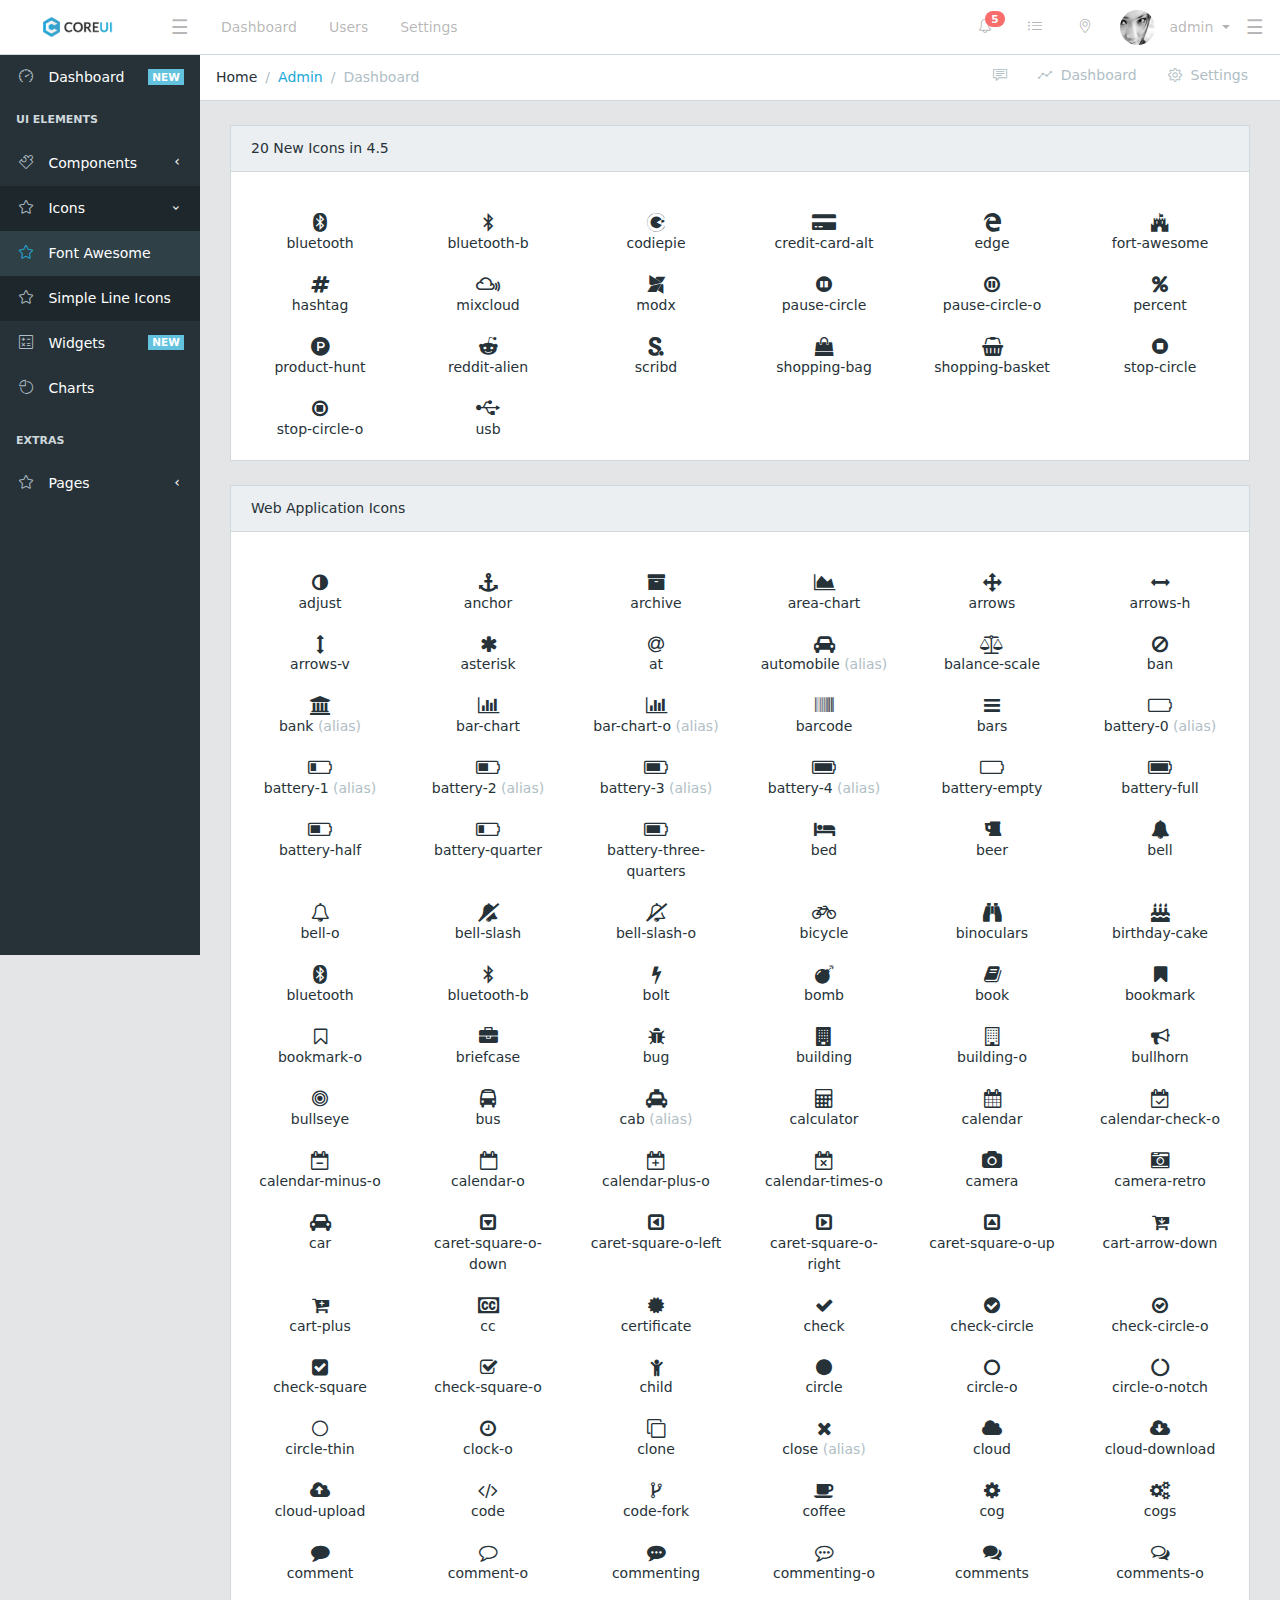
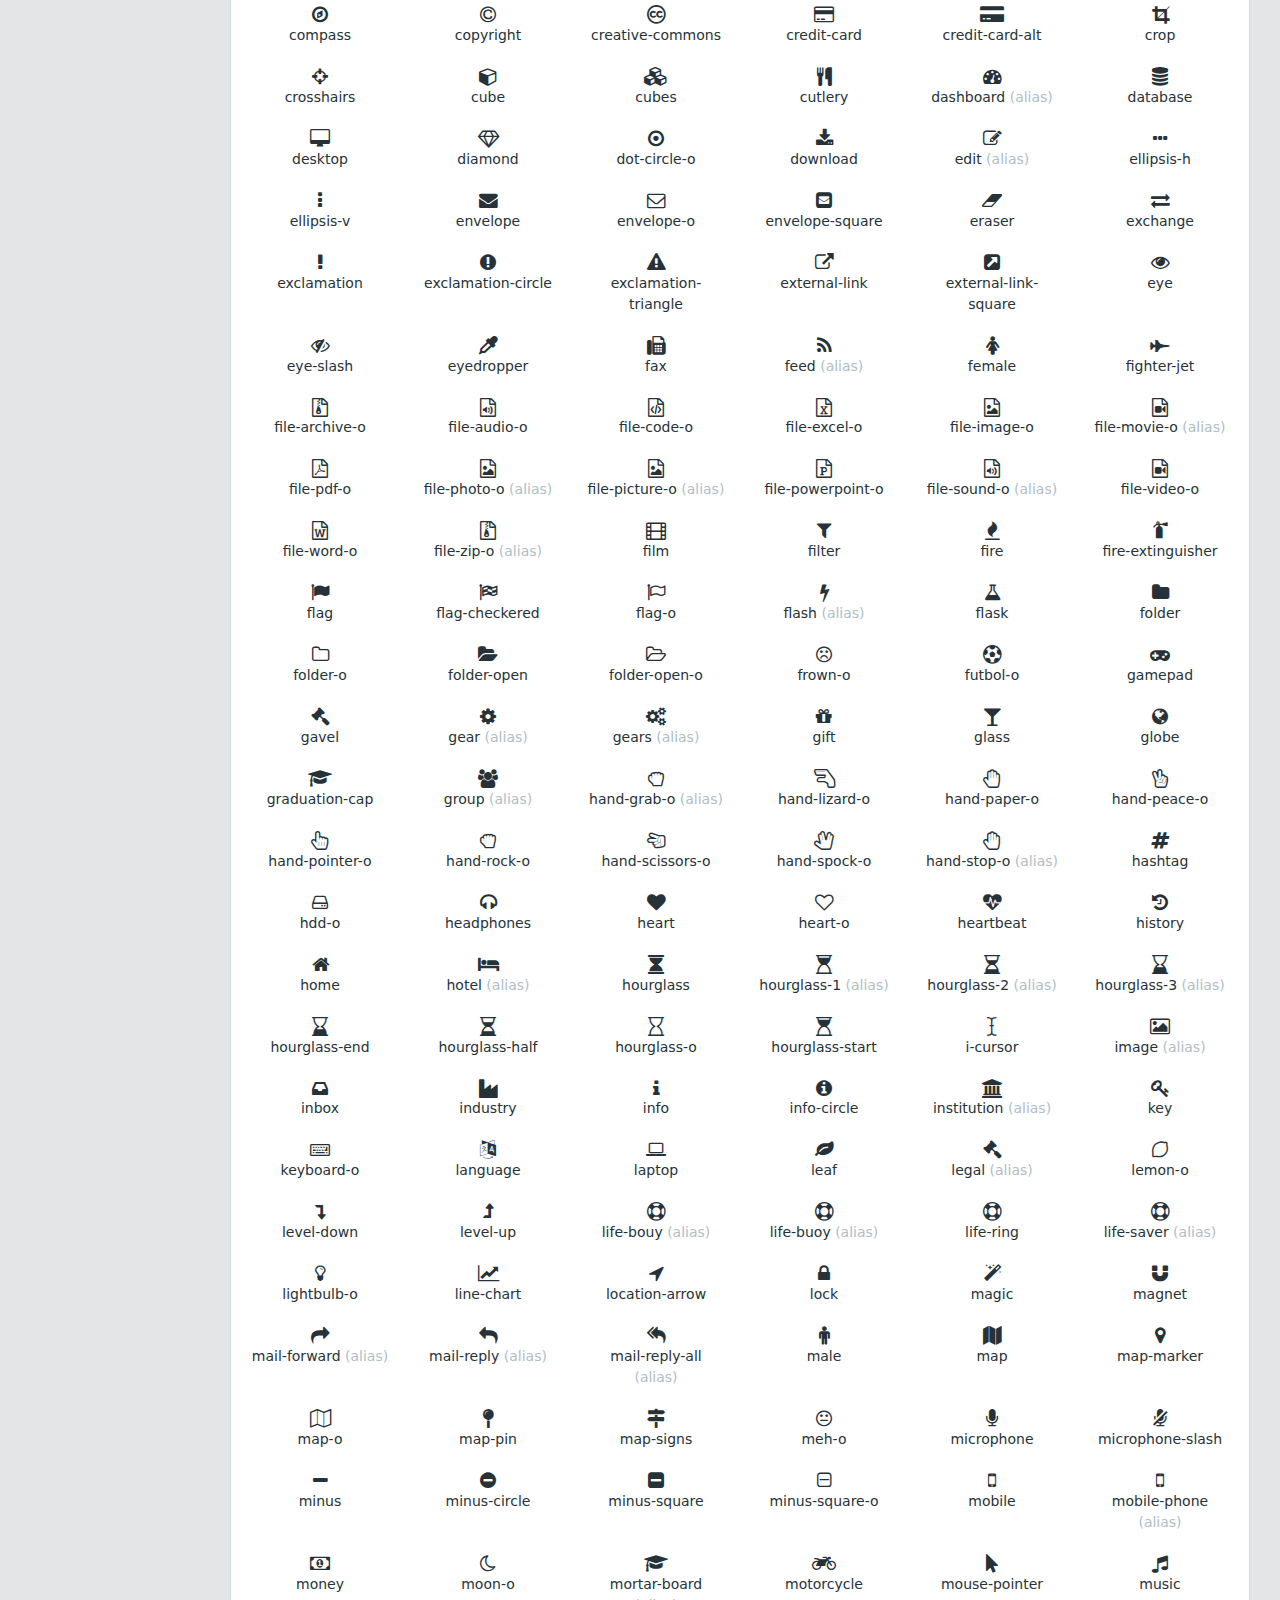
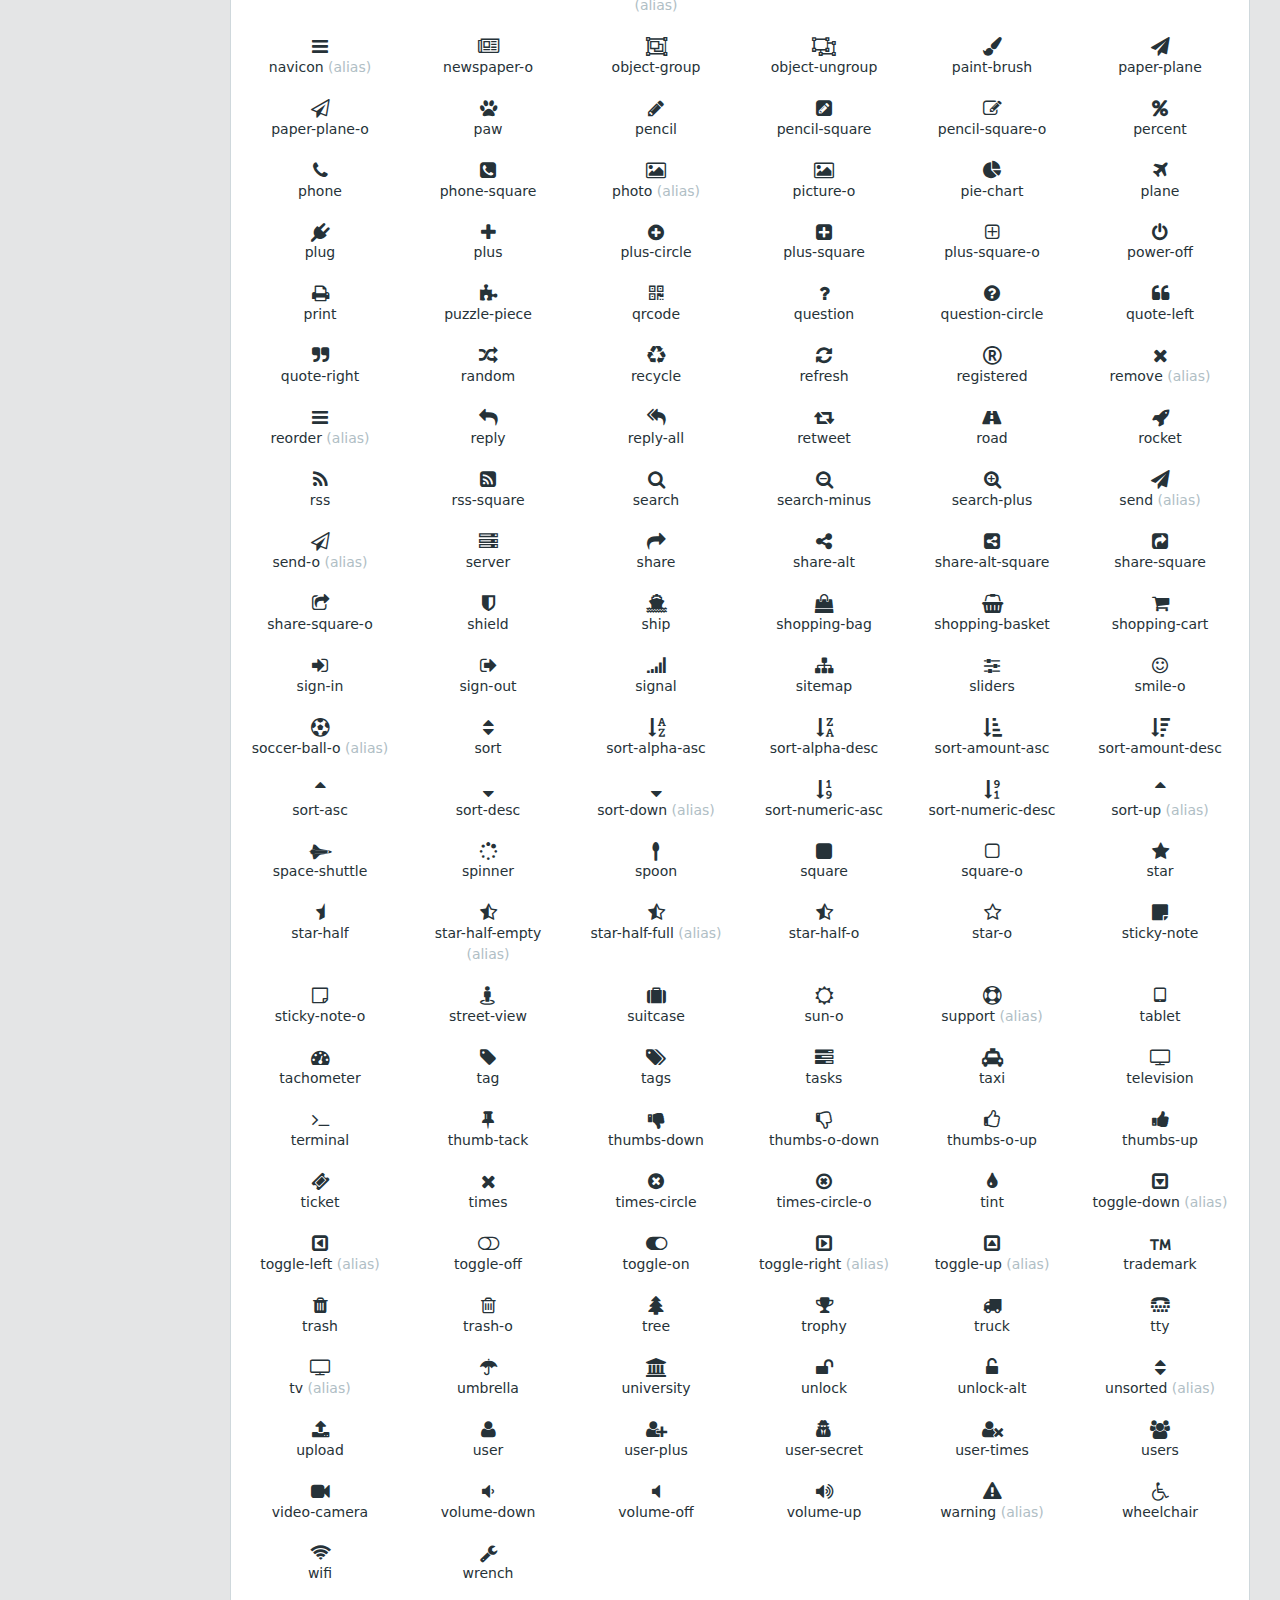
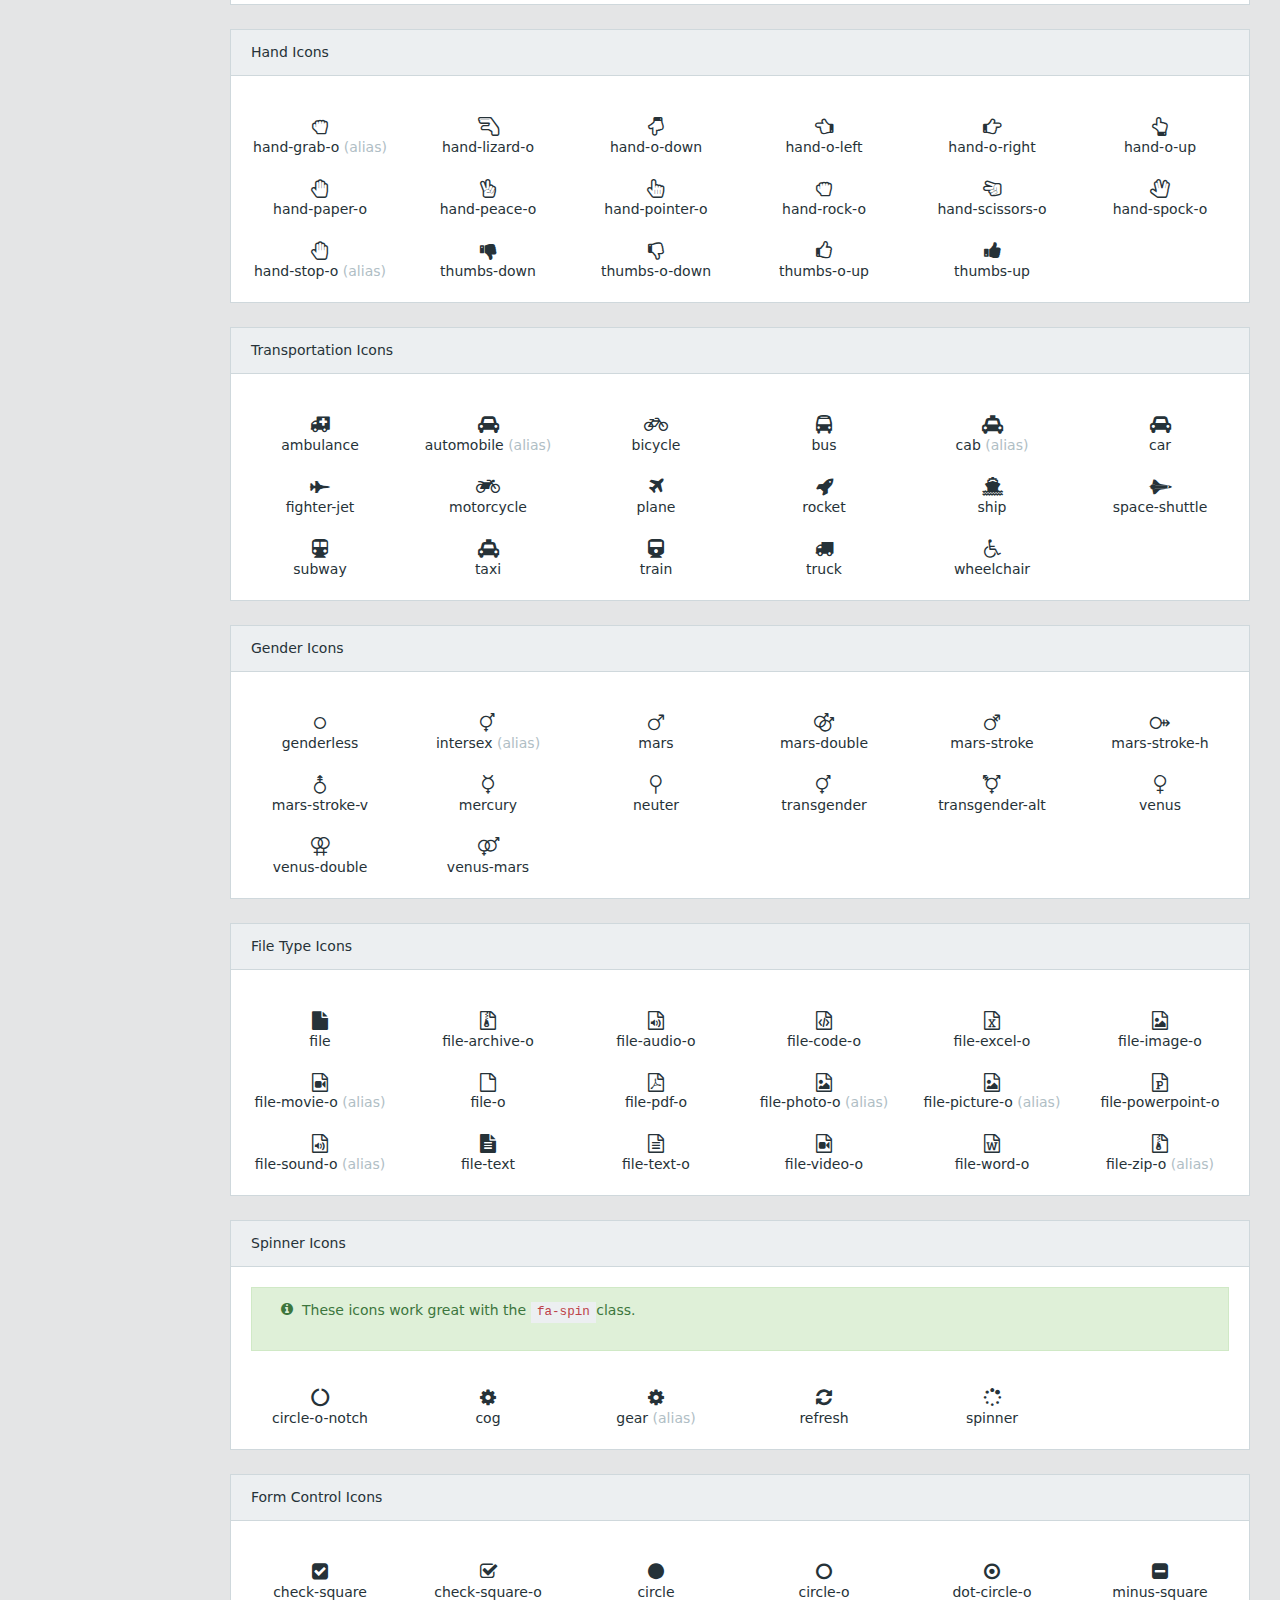
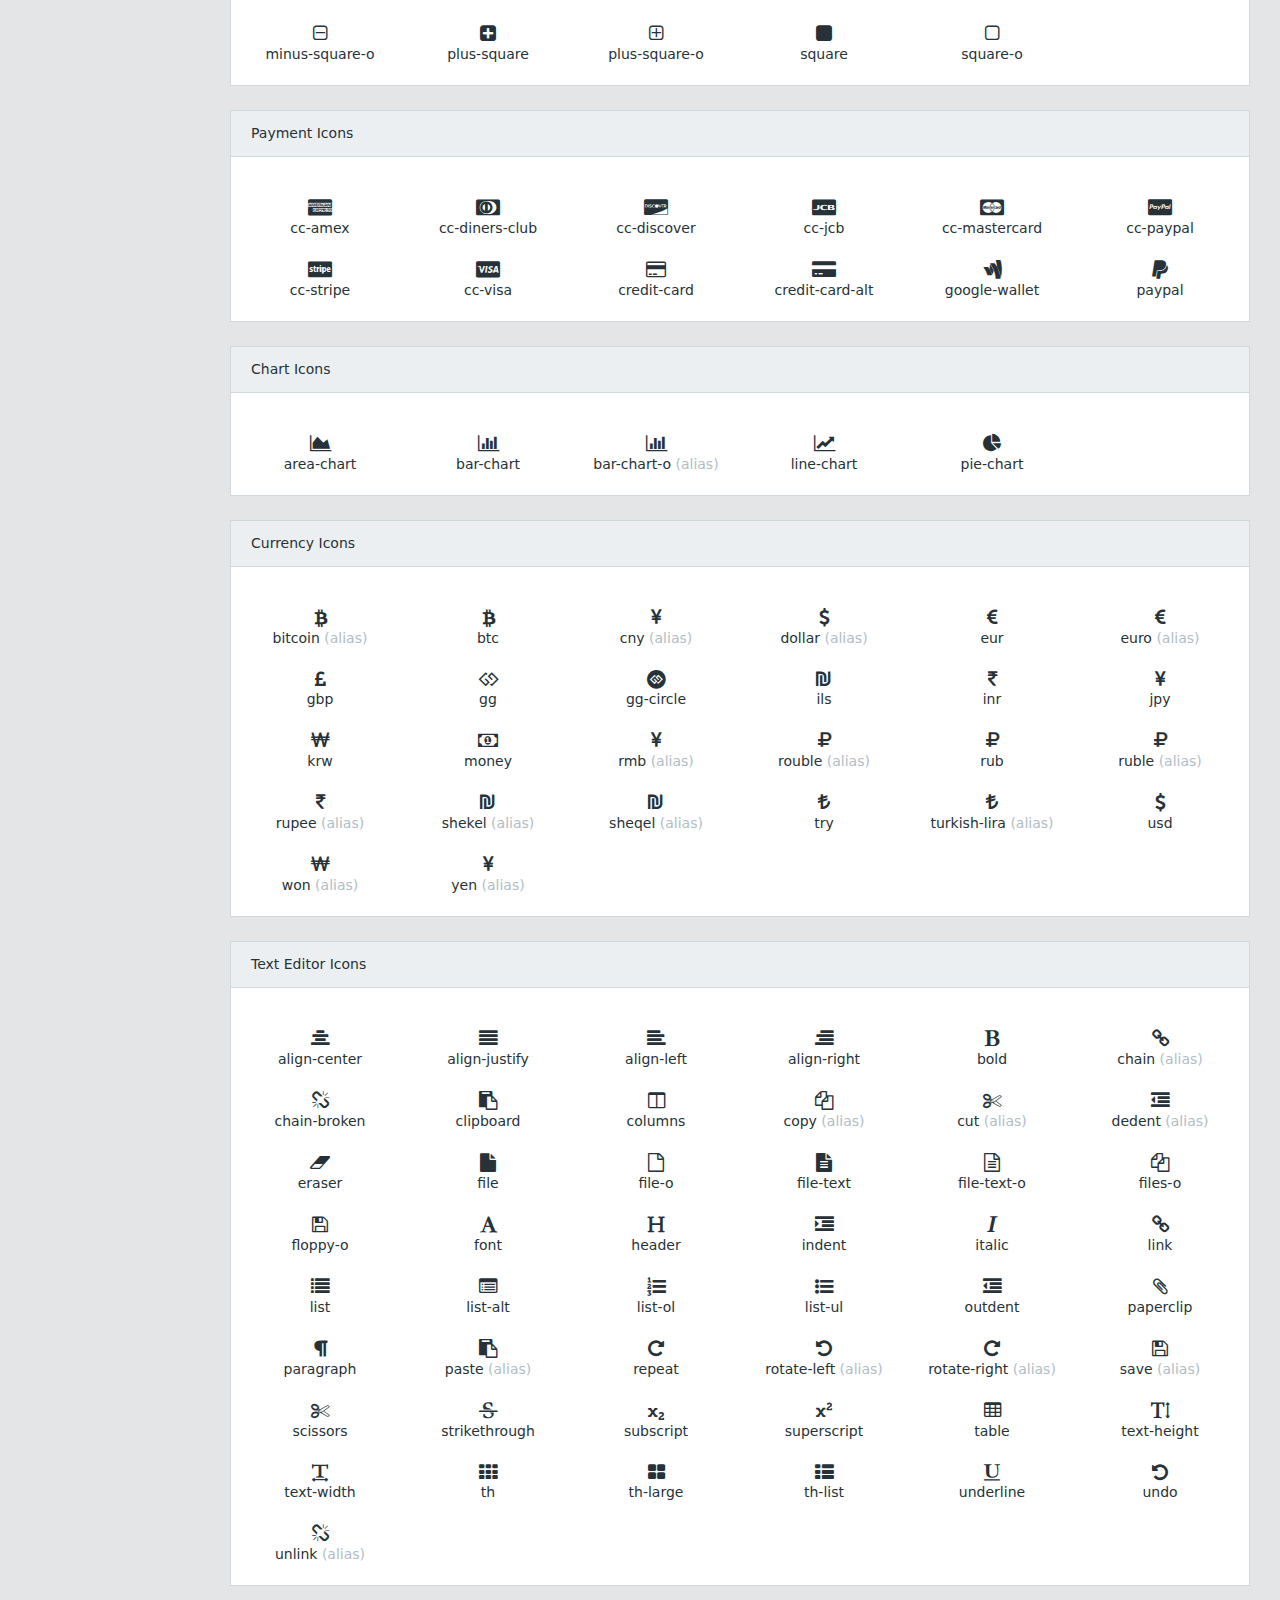
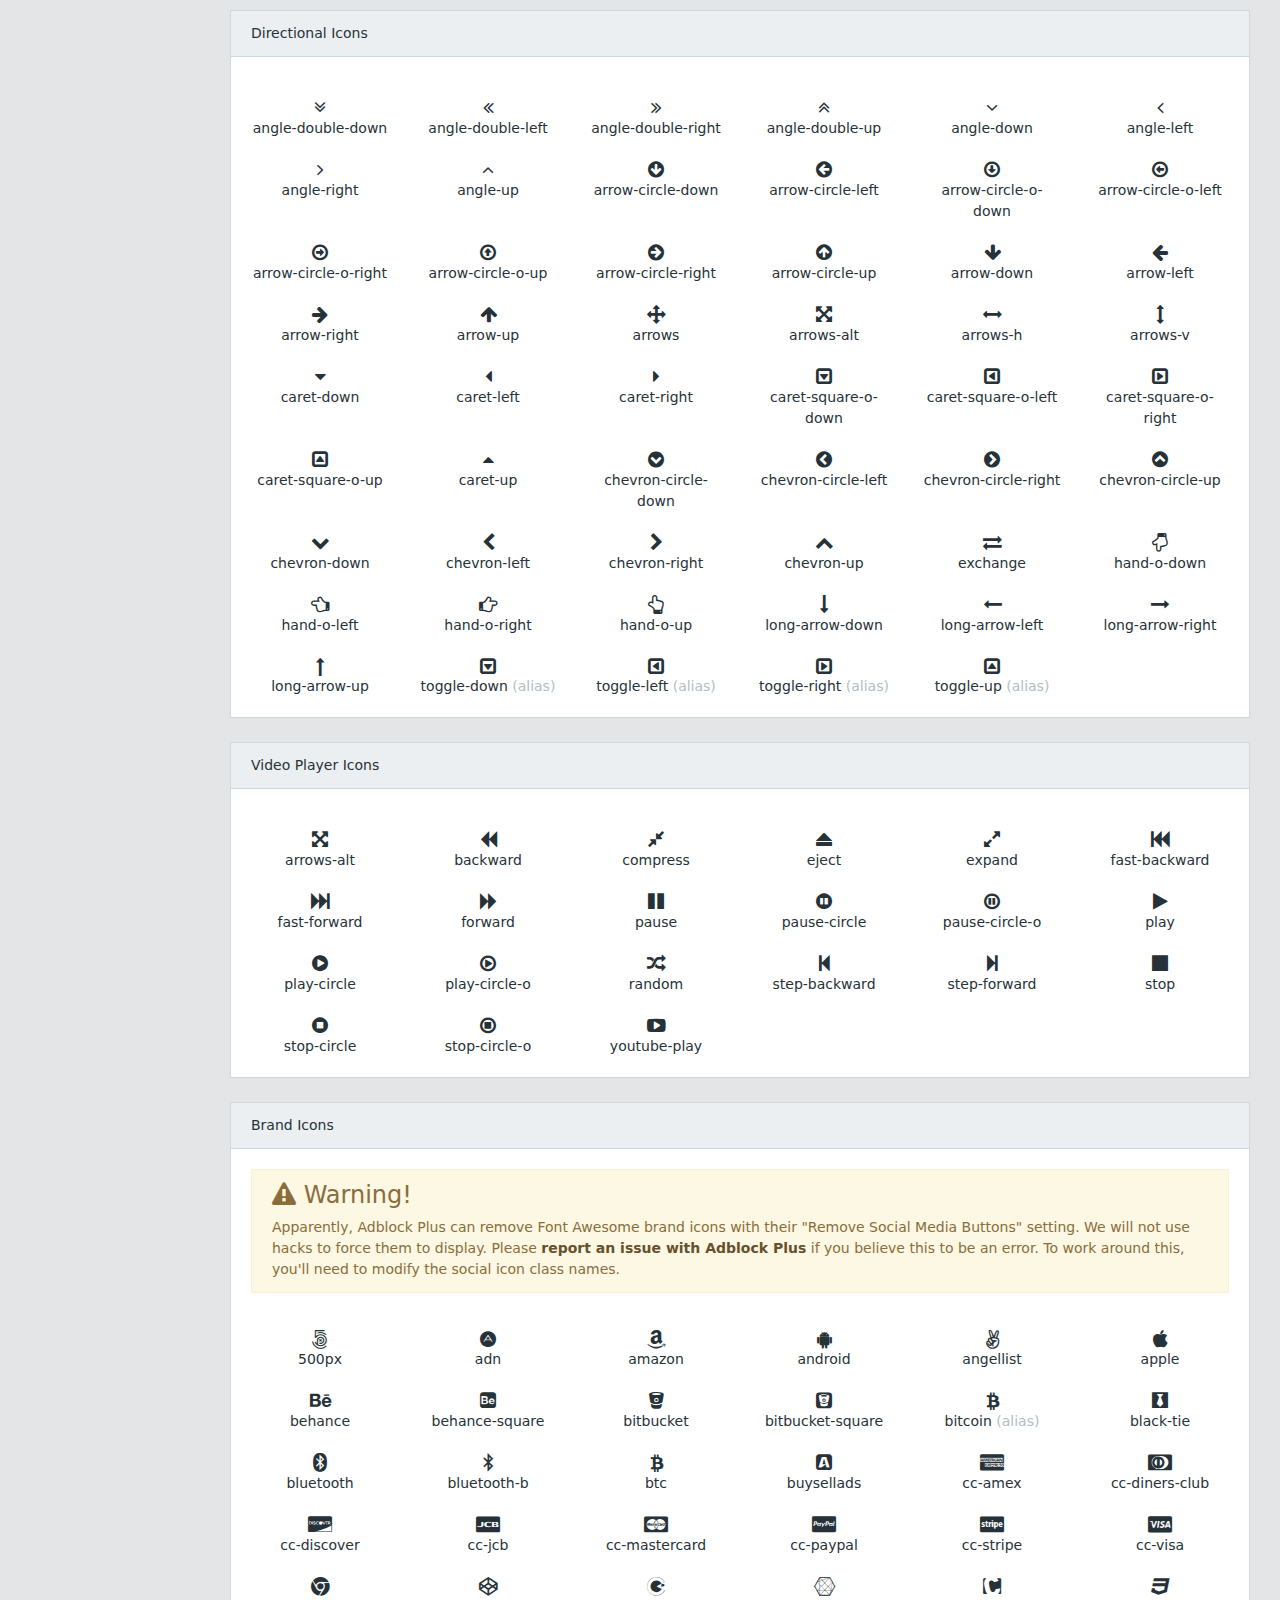
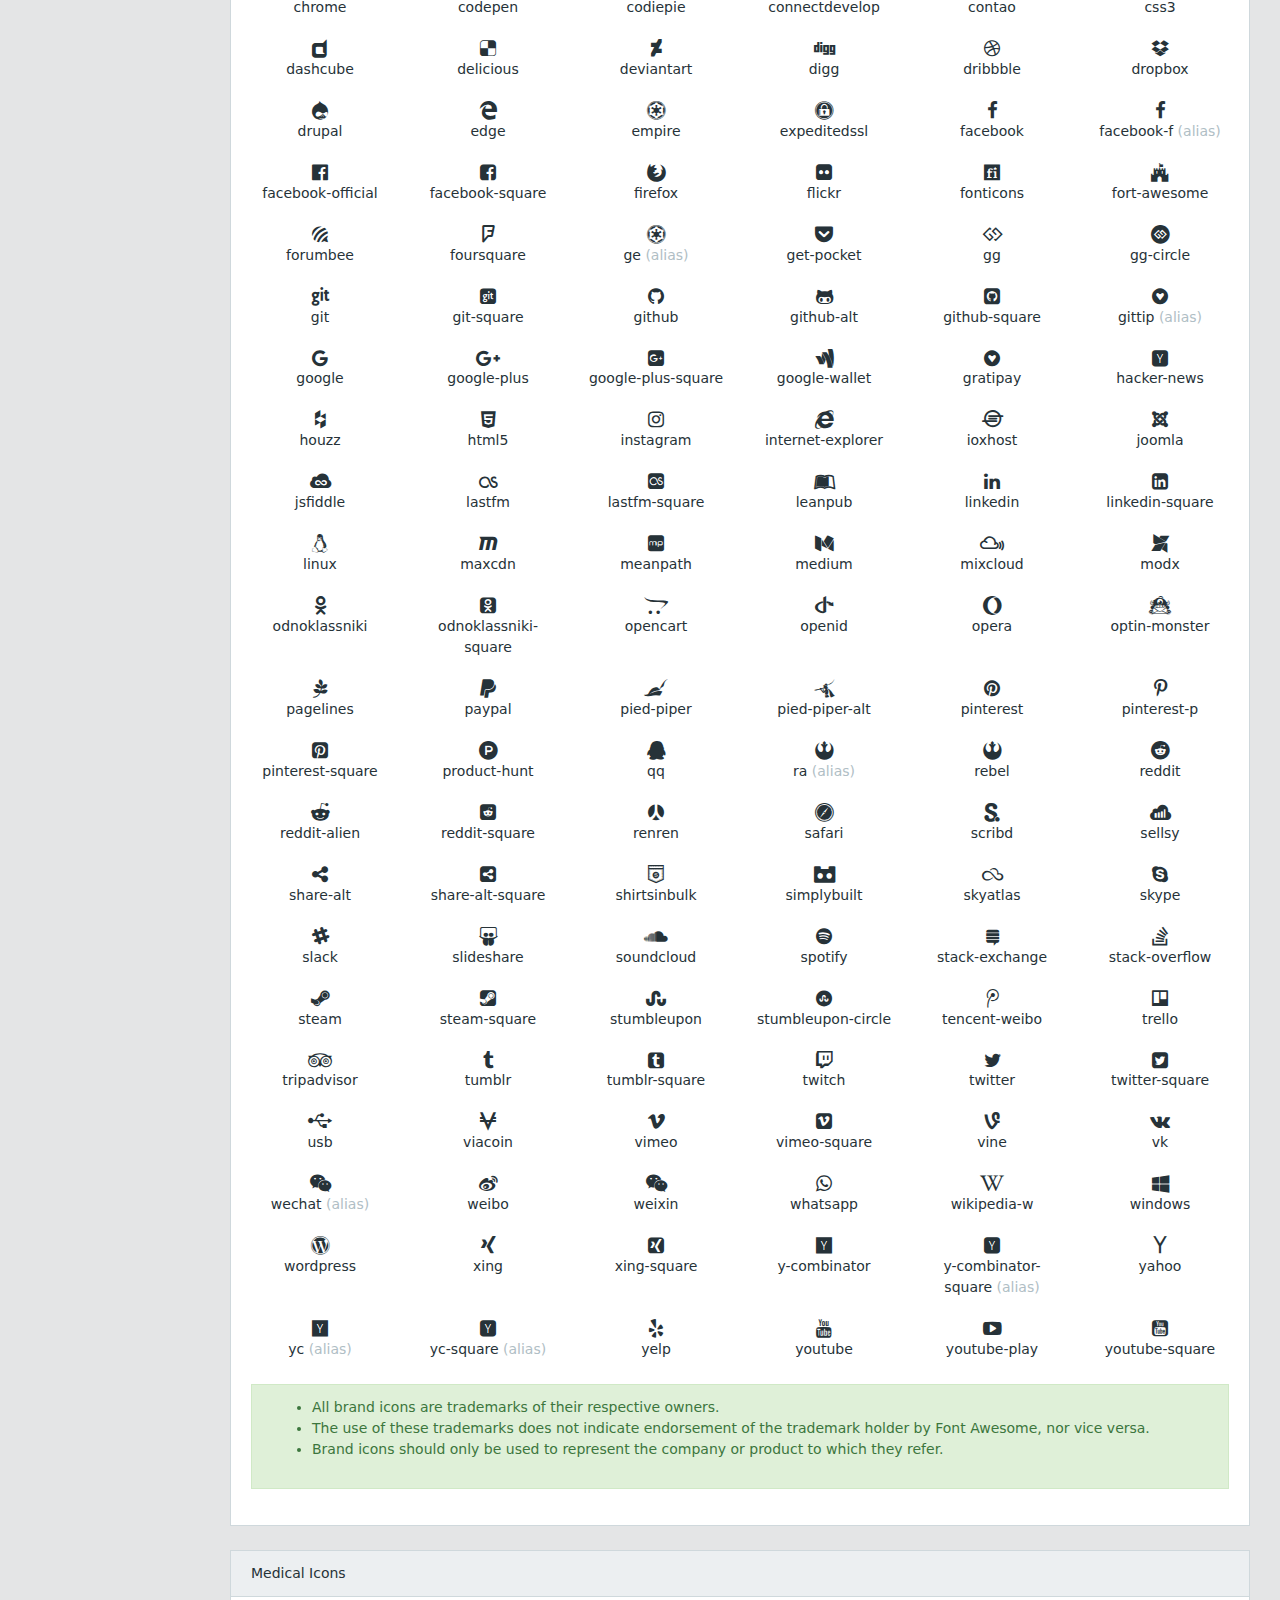
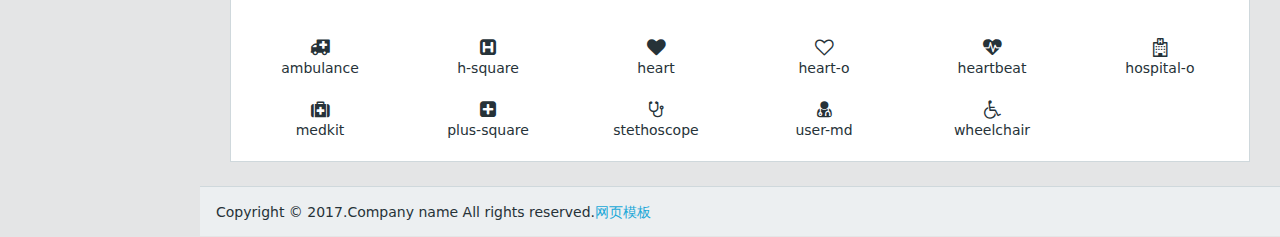
<file: html模版/COREUI/icons-font-awesome.html>
<!DOCTYPE html>
<html lang="en">

<head>

    <meta charset="utf-8">
    <meta http-equiv="X-UA-Compatible" content="IE=edge">
    <meta name="viewport" content="width=device-width, initial-scale=1, shrink-to-fit=no">
    <meta name="description" content="">
    <meta name="author" content="">
    <meta name="keyword" content="">
    <link rel="shortcut icon" href="img/favicon.png">

    <title></title>

    <!-- Icons -->
    <link href="css/font-awesome.min.css" rel="stylesheet">
    <link href="css/simple-line-icons.css" rel="stylesheet">

    <!-- Main styles for this application -->
    <link href="css/style.css" rel="stylesheet">

</head>



<body class="app header-fixed sidebar-fixed aside-menu-fixed aside-menu-hidden">
    <header class="app-header navbar">
        <button class="navbar-toggler mobile-sidebar-toggler hidden-lg-up" type="button">☰</button>
        <a class="navbar-brand" href="#"></a>
        <ul class="nav navbar-nav hidden-md-down">
            <li class="nav-item">
                <a class="nav-link navbar-toggler sidebar-toggler" href="#">☰</a>
            </li>

            <li class="nav-item px-1">
                <a class="nav-link" href="#">Dashboard</a>
            </li>
            <li class="nav-item px-1">
                <a class="nav-link" href="#">Users</a>
            </li>
            <li class="nav-item px-1">
                <a class="nav-link" href="#">Settings</a>
            </li>
        </ul>
        <ul class="nav navbar-nav ml-auto">
            <li class="nav-item hidden-md-down">
                <a class="nav-link" href="#"><i class="icon-bell"></i><span class="badge badge-pill badge-danger">5</span></a>
            </li>
            <li class="nav-item hidden-md-down">
                <a class="nav-link" href="#"><i class="icon-list"></i></a>
            </li>
            <li class="nav-item hidden-md-down">
                <a class="nav-link" href="#"><i class="icon-location-pin"></i></a>
            </li>
            <li class="nav-item dropdown">
                <a class="nav-link dropdown-toggle nav-link" data-toggle="dropdown" href="#" role="button" aria-haspopup="true" aria-expanded="false">
                    <img src="img/avatars/6.jpg" class="img-avatar" alt="admin@bootstrapmaster.com">
                    <span class="hidden-md-down">admin</span>
                </a>
                <div class="dropdown-menu dropdown-menu-right">

                    <div class="dropdown-header text-center">
                        <strong>Account</strong>
                    </div>

                    <a class="dropdown-item" href="#"><i class="fa fa-bell-o"></i> Updates<span class="badge badge-info">42</span></a>
                    <a class="dropdown-item" href="#"><i class="fa fa-envelope-o"></i> Messages<span class="badge badge-success">42</span></a>
                    <a class="dropdown-item" href="#"><i class="fa fa-tasks"></i> Tasks<span class="badge badge-danger">42</span></a>
                    <a class="dropdown-item" href="#"><i class="fa fa-comments"></i> Comments<span class="badge badge-warning">42</span></a>

                    <div class="dropdown-header text-center">
                        <strong>Settings</strong>
                    </div>

                    <a class="dropdown-item" href="#"><i class="fa fa-user"></i> Profile</a>
                    <a class="dropdown-item" href="#"><i class="fa fa-wrench"></i> Settings</a>
                    <a class="dropdown-item" href="#"><i class="fa fa-usd"></i> Payments<span class="badge badge-default">42</span></a>
                    <a class="dropdown-item" href="#"><i class="fa fa-file"></i> Projects<span class="badge badge-primary">42</span></a>
                    <div class="divider"></div>
                    <a class="dropdown-item" href="#"><i class="fa fa-shield"></i> Lock Account</a>
                    <a class="dropdown-item" href="#"><i class="fa fa-lock"></i> Logout</a>
                </div>
            </li>
            <li class="nav-item hidden-md-down">
                <a class="nav-link navbar-toggler aside-menu-toggler" href="#">☰</a>
            </li>

        </ul>
    </header>

    <div class="app-body">
        <div class="sidebar">
            <nav class="sidebar-nav">
                <ul class="nav">
                    <li class="nav-item">
                        <a class="nav-link" href="index.html"><i class="icon-speedometer"></i> Dashboard <span class="badge badge-info">NEW</span></a>
                    </li>

                    <li class="nav-title">
                        UI Elements
                    </li>
                    <li class="nav-item nav-dropdown">
                        <a class="nav-link nav-dropdown-toggle" href="#"><i class="icon-puzzle"></i> Components</a>
                        <ul class="nav-dropdown-items">
                            <li class="nav-item">
                                <a class="nav-link" href="components-buttons.html"><i class="icon-puzzle"></i> Buttons</a>
                            </li>
                            <li class="nav-item">
                                <a class="nav-link" href="components-social-buttons.html"><i class="icon-puzzle"></i> Social Buttons</a>
                            </li>
                            <li class="nav-item">
                                <a class="nav-link" href="components-cards.html"><i class="icon-puzzle"></i> Cards</a>
                            </li>
                            <li class="nav-item">
                                <a class="nav-link" href="components-forms.html"><i class="icon-puzzle"></i> Forms</a>
                            </li>
                            <li class="nav-item">
                                <a class="nav-link" href="components-modals.html"><i class="icon-puzzle"></i> Modals</a>
                            </li>
                            <li class="nav-item">
                                <a class="nav-link" href="components-switches.html"><i class="icon-puzzle"></i> Switches</a>
                            </li>
                            <li class="nav-item">
                                <a class="nav-link" href="components-tables.html"><i class="icon-puzzle"></i> Tables</a>
                            </li>
                            <li class="nav-item">
                                <a class="nav-link" href="components-tabs.html"><i class="icon-puzzle"></i> Tabs</a>
                            </li>
                        </ul>
                    </li>
                    <li class="nav-item nav-dropdown">
                        <a class="nav-link nav-dropdown-toggle" href="#"><i class="icon-star"></i> Icons</a>
                        <ul class="nav-dropdown-items">
                            <li class="nav-item">
                                <a class="nav-link" href="icons-font-awesome.html"><i class="icon-star"></i> Font Awesome</a>
                            </li>
                            <li class="nav-item">
                                <a class="nav-link" href="icons-simple-line-icons.html"><i class="icon-star"></i> Simple Line Icons</a>
                            </li>
                        </ul>
                    </li>
                    <li class="nav-item">
                        <a class="nav-link" href="widgets.html"><i class="icon-calculator"></i> Widgets <span class="badge badge-info">NEW</span></a>
                    </li>
                    <li class="nav-item">
                        <a class="nav-link" href="charts.html"><i class="icon-pie-chart"></i> Charts</a>
                    </li>
                    <li class="divider"></li>
                    <li class="nav-title">
                        Extras
                    </li>
                    <li class="nav-item nav-dropdown">
                        <a class="nav-link nav-dropdown-toggle" href="#"><i class="icon-star"></i> Pages</a>
                        <ul class="nav-dropdown-items">
                            <li class="nav-item">
                                <a class="nav-link" href="pages-login.html" target="_top"><i class="icon-star"></i> Login</a>
                            </li>
                            <li class="nav-item">
                                <a class="nav-link" href="pages-register.html" target="_top"><i class="icon-star"></i> Register</a>
                            </li>
                            <li class="nav-item">
                                <a class="nav-link" href="pages-404.html" target="_top"><i class="icon-star"></i> Error 404</a>
                            </li>
                            <li class="nav-item">
                                <a class="nav-link" href="pages-500.html" target="_top"><i class="icon-star"></i> Error 500</a>
                            </li>
                        </ul>
                    </li>

                </ul>
            </nav>
        </div>

        <!-- Main content -->
        <main class="main">

            <!-- Breadcrumb -->
            <ol class="breadcrumb">
                <li class="breadcrumb-item">Home</li>
                <li class="breadcrumb-item"><a href="#">Admin</a>
                </li>
                <li class="breadcrumb-item active">Dashboard</li>

                <!-- Breadcrumb Menu-->
                <li class="breadcrumb-menu hidden-md-down">
                    <div class="btn-group" role="group" aria-label="Button group with nested dropdown">
                        <a class="btn btn-secondary" href="#"><i class="icon-speech"></i></a>
                        <a class="btn btn-secondary" href="./"><i class="icon-graph"></i> &nbsp;Dashboard</a>
                        <a class="btn btn-secondary" href="#"><i class="icon-settings"></i> &nbsp;Settings</a>
                    </div>
                </li>
            </ol>


            <div class="container-fluid">
                <div class="animated fadeIn">
                    <div class="card" id="new">
                        <div class="card-header">20 New Icons in 4.5</div>
                        <div class="card-block">
                            <div class="row text-center">

                                <div class="col-6 col-sm-4 col-md-3 col-lg-2">
                                    <i class="fa fa-bluetooth fa-lg mt-2"></i>
                                    <br>bluetooth
                                </div>

                                <div class="col-6 col-sm-4 col-md-3 col-lg-2">
                                    <i class="fa fa-bluetooth-b fa-lg mt-2"></i>
                                    <br>bluetooth-b
                                </div>

                                <div class="col-6 col-sm-4 col-md-3 col-lg-2">
                                    <i class="fa fa-codiepie fa-lg mt-2"></i>
                                    <br>codiepie
                                </div>

                                <div class="col-6 col-sm-4 col-md-3 col-lg-2">
                                    <i class="fa fa-credit-card-alt fa-lg mt-2"></i>
                                    <br>credit-card-alt
                                </div>

                                <div class="col-6 col-sm-4 col-md-3 col-lg-2">
                                    <i class="fa fa-edge fa-lg mt-2"></i>
                                    <br>edge
                                </div>

                                <div class="col-6 col-sm-4 col-md-3 col-lg-2">
                                    <i class="fa fa-fort-awesome fa-lg mt-2"></i>
                                    <br>fort-awesome
                                </div>

                                <div class="col-6 col-sm-4 col-md-3 col-lg-2">
                                    <i class="fa fa-hashtag fa-lg mt-2"></i>
                                    <br>hashtag
                                </div>

                                <div class="col-6 col-sm-4 col-md-3 col-lg-2">
                                    <i class="fa fa-mixcloud fa-lg mt-2"></i>
                                    <br>mixcloud
                                </div>

                                <div class="col-6 col-sm-4 col-md-3 col-lg-2">
                                    <i class="fa fa-modx fa-lg mt-2"></i>
                                    <br>modx
                                </div>

                                <div class="col-6 col-sm-4 col-md-3 col-lg-2">
                                    <i class="fa fa-pause-circle fa-lg mt-2"></i>
                                    <br>pause-circle
                                </div>

                                <div class="col-6 col-sm-4 col-md-3 col-lg-2">
                                    <i class="fa fa-pause-circle-o fa-lg mt-2"></i>
                                    <br>pause-circle-o
                                </div>

                                <div class="col-6 col-sm-4 col-md-3 col-lg-2">
                                    <i class="fa fa-percent fa-lg mt-2"></i>
                                    <br>percent
                                </div>

                                <div class="col-6 col-sm-4 col-md-3 col-lg-2">
                                    <i class="fa fa-product-hunt fa-lg mt-2"></i>
                                    <br>product-hunt
                                </div>

                                <div class="col-6 col-sm-4 col-md-3 col-lg-2">
                                    <i class="fa fa-reddit-alien fa-lg mt-2"></i>
                                    <br>reddit-alien
                                </div>

                                <div class="col-6 col-sm-4 col-md-3 col-lg-2">
                                    <i class="fa fa-scribd fa-lg mt-2"></i>
                                    <br>scribd
                                </div>

                                <div class="col-6 col-sm-4 col-md-3 col-lg-2">
                                    <i class="fa fa-shopping-bag fa-lg mt-2"></i>
                                    <br>shopping-bag
                                </div>

                                <div class="col-6 col-sm-4 col-md-3 col-lg-2">
                                    <i class="fa fa-shopping-basket fa-lg mt-2"></i>
                                    <br>shopping-basket
                                </div>

                                <div class="col-6 col-sm-4 col-md-3 col-lg-2">
                                    <i class="fa fa-stop-circle fa-lg mt-2"></i>
                                    <br>stop-circle
                                </div>

                                <div class="col-6 col-sm-4 col-md-3 col-lg-2">
                                    <i class="fa fa-stop-circle-o fa-lg mt-2"></i>
                                    <br>stop-circle-o
                                </div>

                                <div class="col-6 col-sm-4 col-md-3 col-lg-2">
                                    <i class="fa fa-usb fa-lg mt-2"></i>
                                    <br>usb
                                </div>

                            </div>

                        </div>
                    </div>

                    <div class="card" id="web-application">
                        <div class="card-header">Web Application Icons</div>
                        <div class="card-block">
                            <div class="row text-center">

                                <div class="col-6 col-sm-4 col-md-3 col-lg-2">
                                    <i class="fa fa-adjust fa-lg mt-2"></i>
                                    <br>adjust
                                </div>

                                <div class="col-6 col-sm-4 col-md-3 col-lg-2">
                                    <i class="fa fa-anchor fa-lg mt-2"></i>
                                    <br>anchor
                                </div>

                                <div class="col-6 col-sm-4 col-md-3 col-lg-2">
                                    <i class="fa fa-archive fa-lg mt-2"></i>
                                    <br>archive
                                </div>

                                <div class="col-6 col-sm-4 col-md-3 col-lg-2">
                                    <i class="fa fa-area-chart fa-lg mt-2"></i>
                                    <br>area-chart
                                </div>

                                <div class="col-6 col-sm-4 col-md-3 col-lg-2">
                                    <i class="fa fa-arrows fa-lg mt-2"></i>
                                    <br>arrows
                                </div>

                                <div class="col-6 col-sm-4 col-md-3 col-lg-2">
                                    <i class="fa fa-arrows-h fa-lg mt-2"></i>
                                    <br>arrows-h
                                </div>

                                <div class="col-6 col-sm-4 col-md-3 col-lg-2">
                                    <i class="fa fa-arrows-v fa-lg mt-2"></i>
                                    <br>arrows-v
                                </div>

                                <div class="col-6 col-sm-4 col-md-3 col-lg-2">
                                    <i class="fa fa-asterisk fa-lg mt-2"></i>
                                    <br>asterisk
                                </div>

                                <div class="col-6 col-sm-4 col-md-3 col-lg-2">
                                    <i class="fa fa-at fa-lg mt-2"></i>
                                    <br>at
                                </div>

                                <div class="col-6 col-sm-4 col-md-3 col-lg-2">
                                    <i class="fa fa-automobile fa-lg mt-2"></i>
                                    <br>automobile
                                    <span class="text-muted">(alias)</span>
                                </div>

                                <div class="col-6 col-sm-4 col-md-3 col-lg-2">
                                    <i class="fa fa-balance-scale fa-lg mt-2"></i>
                                    <br>balance-scale
                                </div>

                                <div class="col-6 col-sm-4 col-md-3 col-lg-2">
                                    <i class="fa fa-ban fa-lg mt-2"></i>
                                    <br>ban
                                </div>

                                <div class="col-6 col-sm-4 col-md-3 col-lg-2">
                                    <i class="fa fa-bank fa-lg mt-2"></i>
                                    <br>bank
                                    <span class="text-muted">(alias)</span>
                                </div>

                                <div class="col-6 col-sm-4 col-md-3 col-lg-2">
                                    <i class="fa fa-bar-chart fa-lg mt-2"></i>
                                    <br>bar-chart
                                </div>

                                <div class="col-6 col-sm-4 col-md-3 col-lg-2">
                                    <i class="fa fa-bar-chart-o fa-lg mt-2"></i>
                                    <br>bar-chart-o
                                    <span class="text-muted">(alias)</span>
                                </div>

                                <div class="col-6 col-sm-4 col-md-3 col-lg-2">
                                    <i class="fa fa-barcode fa-lg mt-2"></i>
                                    <br>barcode
                                </div>

                                <div class="col-6 col-sm-4 col-md-3 col-lg-2">
                                    <i class="fa fa-bars fa-lg mt-2"></i>
                                    <br>bars
                                </div>

                                <div class="col-6 col-sm-4 col-md-3 col-lg-2">
                                    <i class="fa fa-battery-0 fa-lg mt-2"></i>
                                    <br>battery-0
                                    <span class="text-muted">(alias)</span>
                                </div>

                                <div class="col-6 col-sm-4 col-md-3 col-lg-2">
                                    <i class="fa fa-battery-1 fa-lg mt-2"></i>
                                    <br>battery-1
                                    <span class="text-muted">(alias)</span>
                                </div>

                                <div class="col-6 col-sm-4 col-md-3 col-lg-2">
                                    <i class="fa fa-battery-2 fa-lg mt-2"></i>
                                    <br>battery-2
                                    <span class="text-muted">(alias)</span>
                                </div>

                                <div class="col-6 col-sm-4 col-md-3 col-lg-2">
                                    <i class="fa fa-battery-3 fa-lg mt-2"></i>
                                    <br>battery-3
                                    <span class="text-muted">(alias)</span>
                                </div>

                                <div class="col-6 col-sm-4 col-md-3 col-lg-2">
                                    <i class="fa fa-battery-4 fa-lg mt-2"></i>
                                    <br>battery-4
                                    <span class="text-muted">(alias)</span>
                                </div>

                                <div class="col-6 col-sm-4 col-md-3 col-lg-2">
                                    <i class="fa fa-battery-empty fa-lg mt-2"></i>
                                    <br>battery-empty
                                </div>

                                <div class="col-6 col-sm-4 col-md-3 col-lg-2">
                                    <i class="fa fa-battery-full fa-lg mt-2"></i>
                                    <br>battery-full
                                </div>

                                <div class="col-6 col-sm-4 col-md-3 col-lg-2">
                                    <i class="fa fa-battery-half fa-lg mt-2"></i>
                                    <br>battery-half
                                </div>

                                <div class="col-6 col-sm-4 col-md-3 col-lg-2">
                                    <i class="fa fa-battery-quarter fa-lg mt-2"></i>
                                    <br>battery-quarter
                                </div>

                                <div class="col-6 col-sm-4 col-md-3 col-lg-2">
                                    <i class="fa fa-battery-three-quarters fa-lg mt-2"></i>
                                    <br>battery-three-quarters
                                </div>

                                <div class="col-6 col-sm-4 col-md-3 col-lg-2">
                                    <i class="fa fa-bed fa-lg mt-2"></i>
                                    <br>bed
                                </div>

                                <div class="col-6 col-sm-4 col-md-3 col-lg-2">
                                    <i class="fa fa-beer fa-lg mt-2"></i>
                                    <br>beer
                                </div>

                                <div class="col-6 col-sm-4 col-md-3 col-lg-2">
                                    <i class="fa fa-bell fa-lg mt-2"></i>
                                    <br>bell
                                </div>

                                <div class="col-6 col-sm-4 col-md-3 col-lg-2">
                                    <i class="fa fa-bell-o fa-lg mt-2"></i>
                                    <br>bell-o
                                </div>

                                <div class="col-6 col-sm-4 col-md-3 col-lg-2">
                                    <i class="fa fa-bell-slash fa-lg mt-2"></i>
                                    <br>bell-slash
                                </div>

                                <div class="col-6 col-sm-4 col-md-3 col-lg-2">
                                    <i class="fa fa-bell-slash-o fa-lg mt-2"></i>
                                    <br>bell-slash-o
                                </div>

                                <div class="col-6 col-sm-4 col-md-3 col-lg-2">
                                    <i class="fa fa-bicycle fa-lg mt-2"></i>
                                    <br>bicycle
                                </div>

                                <div class="col-6 col-sm-4 col-md-3 col-lg-2">
                                    <i class="fa fa-binoculars fa-lg mt-2"></i>
                                    <br>binoculars
                                </div>

                                <div class="col-6 col-sm-4 col-md-3 col-lg-2">
                                    <i class="fa fa-birthday-cake fa-lg mt-2"></i>
                                    <br>birthday-cake
                                </div>

                                <div class="col-6 col-sm-4 col-md-3 col-lg-2">
                                    <i class="fa fa-bluetooth fa-lg mt-2"></i>
                                    <br>bluetooth
                                </div>

                                <div class="col-6 col-sm-4 col-md-3 col-lg-2">
                                    <i class="fa fa-bluetooth-b fa-lg mt-2"></i>
                                    <br>bluetooth-b
                                </div>

                                <div class="col-6 col-sm-4 col-md-3 col-lg-2">
                                    <i class="fa fa-bolt fa-lg mt-2"></i>
                                    <br>bolt
                                </div>

                                <div class="col-6 col-sm-4 col-md-3 col-lg-2">
                                    <i class="fa fa-bomb fa-lg mt-2"></i>
                                    <br>bomb
                                </div>

                                <div class="col-6 col-sm-4 col-md-3 col-lg-2">
                                    <i class="fa fa-book fa-lg mt-2"></i>
                                    <br>book
                                </div>

                                <div class="col-6 col-sm-4 col-md-3 col-lg-2">
                                    <i class="fa fa-bookmark fa-lg mt-2"></i>
                                    <br>bookmark
                                </div>

                                <div class="col-6 col-sm-4 col-md-3 col-lg-2">
                                    <i class="fa fa-bookmark-o fa-lg mt-2"></i>
                                    <br>bookmark-o
                                </div>

                                <div class="col-6 col-sm-4 col-md-3 col-lg-2">
                                    <i class="fa fa-briefcase fa-lg mt-2"></i>
                                    <br>briefcase
                                </div>

                                <div class="col-6 col-sm-4 col-md-3 col-lg-2">
                                    <i class="fa fa-bug fa-lg mt-2"></i>
                                    <br>bug
                                </div>

                                <div class="col-6 col-sm-4 col-md-3 col-lg-2">
                                    <i class="fa fa-building fa-lg mt-2"></i>
                                    <br>building
                                </div>

                                <div class="col-6 col-sm-4 col-md-3 col-lg-2">
                                    <i class="fa fa-building-o fa-lg mt-2"></i>
                                    <br>building-o
                                </div>

                                <div class="col-6 col-sm-4 col-md-3 col-lg-2">
                                    <i class="fa fa-bullhorn fa-lg mt-2"></i>
                                    <br>bullhorn
                                </div>

                                <div class="col-6 col-sm-4 col-md-3 col-lg-2">
                                    <i class="fa fa-bullseye fa-lg mt-2"></i>
                                    <br>bullseye
                                </div>

                                <div class="col-6 col-sm-4 col-md-3 col-lg-2">
                                    <i class="fa fa-bus fa-lg mt-2"></i>
                                    <br>bus
                                </div>

                                <div class="col-6 col-sm-4 col-md-3 col-lg-2">
                                    <i class="fa fa-cab fa-lg mt-2"></i>
                                    <br>cab
                                    <span class="text-muted">(alias)</span>
                                </div>

                                <div class="col-6 col-sm-4 col-md-3 col-lg-2">
                                    <i class="fa fa-calculator fa-lg mt-2"></i>
                                    <br>calculator
                                </div>

                                <div class="col-6 col-sm-4 col-md-3 col-lg-2">
                                    <i class="fa fa-calendar fa-lg mt-2"></i>
                                    <br>calendar
                                </div>

                                <div class="col-6 col-sm-4 col-md-3 col-lg-2">
                                    <i class="fa fa-calendar-check-o fa-lg mt-2"></i>
                                    <br>calendar-check-o
                                </div>

                                <div class="col-6 col-sm-4 col-md-3 col-lg-2">
                                    <i class="fa fa-calendar-minus-o fa-lg mt-2"></i>
                                    <br>calendar-minus-o
                                </div>

                                <div class="col-6 col-sm-4 col-md-3 col-lg-2">
                                    <i class="fa fa-calendar-o fa-lg mt-2"></i>
                                    <br>calendar-o
                                </div>

                                <div class="col-6 col-sm-4 col-md-3 col-lg-2">
                                    <i class="fa fa-calendar-plus-o fa-lg mt-2"></i>
                                    <br>calendar-plus-o
                                </div>

                                <div class="col-6 col-sm-4 col-md-3 col-lg-2">
                                    <i class="fa fa-calendar-times-o fa-lg mt-2"></i>
                                    <br>calendar-times-o
                                </div>

                                <div class="col-6 col-sm-4 col-md-3 col-lg-2">
                                    <i class="fa fa-camera fa-lg mt-2"></i>
                                    <br>camera
                                </div>

                                <div class="col-6 col-sm-4 col-md-3 col-lg-2">
                                    <i class="fa fa-camera-retro fa-lg mt-2"></i>
                                    <br>camera-retro
                                </div>

                                <div class="col-6 col-sm-4 col-md-3 col-lg-2">
                                    <i class="fa fa-car fa-lg mt-2"></i>
                                    <br>car
                                </div>

                                <div class="col-6 col-sm-4 col-md-3 col-lg-2">
                                    <i class="fa fa-caret-square-o-down fa-lg mt-2"></i>
                                    <br>caret-square-o-down
                                </div>

                                <div class="col-6 col-sm-4 col-md-3 col-lg-2">
                                    <i class="fa fa-caret-square-o-left fa-lg mt-2"></i>
                                    <br>caret-square-o-left
                                </div>

                                <div class="col-6 col-sm-4 col-md-3 col-lg-2">
                                    <i class="fa fa-caret-square-o-right fa-lg mt-2"></i>
                                    <br>caret-square-o-right
                                </div>

                                <div class="col-6 col-sm-4 col-md-3 col-lg-2">
                                    <i class="fa fa-caret-square-o-up fa-lg mt-2"></i>
                                    <br>caret-square-o-up
                                </div>

                                <div class="col-6 col-sm-4 col-md-3 col-lg-2">
                                    <i class="fa fa-cart-arrow-down fa-lg mt-2"></i>
                                    <br>cart-arrow-down
                                </div>

                                <div class="col-6 col-sm-4 col-md-3 col-lg-2">
                                    <i class="fa fa-cart-plus fa-lg mt-2"></i>
                                    <br>cart-plus
                                </div>

                                <div class="col-6 col-sm-4 col-md-3 col-lg-2">
                                    <i class="fa fa-cc fa-lg mt-2"></i>
                                    <br>cc
                                </div>

                                <div class="col-6 col-sm-4 col-md-3 col-lg-2">
                                    <i class="fa fa-certificate fa-lg mt-2"></i>
                                    <br>certificate
                                </div>

                                <div class="col-6 col-sm-4 col-md-3 col-lg-2">
                                    <i class="fa fa-check fa-lg mt-2"></i>
                                    <br>check
                                </div>

                                <div class="col-6 col-sm-4 col-md-3 col-lg-2">
                                    <i class="fa fa-check-circle fa-lg mt-2"></i>
                                    <br>check-circle
                                </div>

                                <div class="col-6 col-sm-4 col-md-3 col-lg-2">
                                    <i class="fa fa-check-circle-o fa-lg mt-2"></i>
                                    <br>check-circle-o
                                </div>

                                <div class="col-6 col-sm-4 col-md-3 col-lg-2">
                                    <i class="fa fa-check-square fa-lg mt-2"></i>
                                    <br>check-square
                                </div>

                                <div class="col-6 col-sm-4 col-md-3 col-lg-2">
                                    <i class="fa fa-check-square-o fa-lg mt-2"></i>
                                    <br>check-square-o
                                </div>

                                <div class="col-6 col-sm-4 col-md-3 col-lg-2">
                                    <i class="fa fa-child fa-lg mt-2"></i>
                                    <br>child
                                </div>

                                <div class="col-6 col-sm-4 col-md-3 col-lg-2">
                                    <i class="fa fa-circle fa-lg mt-2"></i>
                                    <br>circle
                                </div>

                                <div class="col-6 col-sm-4 col-md-3 col-lg-2">
                                    <i class="fa fa-circle-o fa-lg mt-2"></i>
                                    <br>circle-o
                                </div>

                                <div class="col-6 col-sm-4 col-md-3 col-lg-2">
                                    <i class="fa fa-circle-o-notch fa-lg mt-2"></i>
                                    <br>circle-o-notch
                                </div>

                                <div class="col-6 col-sm-4 col-md-3 col-lg-2">
                                    <i class="fa fa-circle-thin fa-lg mt-2"></i>
                                    <br>circle-thin
                                </div>

                                <div class="col-6 col-sm-4 col-md-3 col-lg-2">
                                    <i class="fa fa-clock-o fa-lg mt-2"></i>
                                    <br>clock-o
                                </div>

                                <div class="col-6 col-sm-4 col-md-3 col-lg-2">
                                    <i class="fa fa-clone fa-lg mt-2"></i>
                                    <br>clone
                                </div>

                                <div class="col-6 col-sm-4 col-md-3 col-lg-2">
                                    <i class="fa fa-close fa-lg mt-2"></i>
                                    <br>close
                                    <span class="text-muted">(alias)</span>
                                </div>

                                <div class="col-6 col-sm-4 col-md-3 col-lg-2">
                                    <i class="fa fa-cloud fa-lg mt-2"></i>
                                    <br>cloud
                                </div>

                                <div class="col-6 col-sm-4 col-md-3 col-lg-2">
                                    <i class="fa fa-cloud-download fa-lg mt-2"></i>
                                    <br>cloud-download
                                </div>

                                <div class="col-6 col-sm-4 col-md-3 col-lg-2">
                                    <i class="fa fa-cloud-upload fa-lg mt-2"></i>
                                    <br>cloud-upload
                                </div>

                                <div class="col-6 col-sm-4 col-md-3 col-lg-2">
                                    <i class="fa fa-code fa-lg mt-2"></i>
                                    <br>code
                                </div>

                                <div class="col-6 col-sm-4 col-md-3 col-lg-2">
                                    <i class="fa fa-code-fork fa-lg mt-2"></i>
                                    <br>code-fork
                                </div>

                                <div class="col-6 col-sm-4 col-md-3 col-lg-2">
                                    <i class="fa fa-coffee fa-lg mt-2"></i>
                                    <br>coffee
                                </div>

                                <div class="col-6 col-sm-4 col-md-3 col-lg-2">
                                    <i class="fa fa-cog fa-lg mt-2"></i>
                                    <br>cog
                                </div>

                                <div class="col-6 col-sm-4 col-md-3 col-lg-2">
                                    <i class="fa fa-cogs fa-lg mt-2"></i>
                                    <br>cogs
                                </div>

                                <div class="col-6 col-sm-4 col-md-3 col-lg-2">
                                    <i class="fa fa-comment fa-lg mt-2"></i>
                                    <br>comment
                                </div>

                                <div class="col-6 col-sm-4 col-md-3 col-lg-2">
                                    <i class="fa fa-comment-o fa-lg mt-2"></i>
                                    <br>comment-o
                                </div>

                                <div class="col-6 col-sm-4 col-md-3 col-lg-2">
                                    <i class="fa fa-commenting fa-lg mt-2"></i>
                                    <br>commenting
                                </div>

                                <div class="col-6 col-sm-4 col-md-3 col-lg-2">
                                    <i class="fa fa-commenting-o fa-lg mt-2"></i>
                                    <br>commenting-o
                                </div>

                                <div class="col-6 col-sm-4 col-md-3 col-lg-2">
                                    <i class="fa fa-comments fa-lg mt-2"></i>
                                    <br>comments
                                </div>

                                <div class="col-6 col-sm-4 col-md-3 col-lg-2">
                                    <i class="fa fa-comments-o fa-lg mt-2"></i>
                                    <br>comments-o
                                </div>

                                <div class="col-6 col-sm-4 col-md-3 col-lg-2">
                                    <i class="fa fa-compass fa-lg mt-2"></i>
                                    <br>compass
                                </div>

                                <div class="col-6 col-sm-4 col-md-3 col-lg-2">
                                    <i class="fa fa-copyright fa-lg mt-2"></i>
                                    <br>copyright
                                </div>

                                <div class="col-6 col-sm-4 col-md-3 col-lg-2">
                                    <i class="fa fa-creative-commons fa-lg mt-2"></i>
                                    <br>creative-commons
                                </div>

                                <div class="col-6 col-sm-4 col-md-3 col-lg-2">
                                    <i class="fa fa-credit-card fa-lg mt-2"></i>
                                    <br>credit-card
                                </div>

                                <div class="col-6 col-sm-4 col-md-3 col-lg-2">
                                    <i class="fa fa-credit-card-alt fa-lg mt-2"></i>
                                    <br>credit-card-alt
                                </div>

                                <div class="col-6 col-sm-4 col-md-3 col-lg-2">
                                    <i class="fa fa-crop fa-lg mt-2"></i>
                                    <br>crop
                                </div>

                                <div class="col-6 col-sm-4 col-md-3 col-lg-2">
                                    <i class="fa fa-crosshairs fa-lg mt-2"></i>
                                    <br>crosshairs
                                </div>

                                <div class="col-6 col-sm-4 col-md-3 col-lg-2">
                                    <i class="fa fa-cube fa-lg mt-2"></i>
                                    <br>cube
                                </div>

                                <div class="col-6 col-sm-4 col-md-3 col-lg-2">
                                    <i class="fa fa-cubes fa-lg mt-2"></i>
                                    <br>cubes
                                </div>

                                <div class="col-6 col-sm-4 col-md-3 col-lg-2">
                                    <i class="fa fa-cutlery fa-lg mt-2"></i>
                                    <br>cutlery
                                </div>

                                <div class="col-6 col-sm-4 col-md-3 col-lg-2">
                                    <i class="fa fa-dashboard fa-lg mt-2"></i>
                                    <br>dashboard
                                    <span class="text-muted">(alias)</span>
                                </div>

                                <div class="col-6 col-sm-4 col-md-3 col-lg-2">
                                    <i class="fa fa-database fa-lg mt-2"></i>
                                    <br>database
                                </div>

                                <div class="col-6 col-sm-4 col-md-3 col-lg-2">
                                    <i class="fa fa-desktop fa-lg mt-2"></i>
                                    <br>desktop
                                </div>

                                <div class="col-6 col-sm-4 col-md-3 col-lg-2">
                                    <i class="fa fa-diamond fa-lg mt-2"></i>
                                    <br>diamond
                                </div>

                                <div class="col-6 col-sm-4 col-md-3 col-lg-2">
                                    <i class="fa fa-dot-circle-o fa-lg mt-2"></i>
                                    <br>dot-circle-o
                                </div>

                                <div class="col-6 col-sm-4 col-md-3 col-lg-2">
                                    <i class="fa fa-download fa-lg mt-2"></i>
                                    <br>download
                                </div>

                                <div class="col-6 col-sm-4 col-md-3 col-lg-2">
                                    <i class="fa fa-edit fa-lg mt-2"></i>
                                    <br>edit
                                    <span class="text-muted">(alias)</span>
                                </div>

                                <div class="col-6 col-sm-4 col-md-3 col-lg-2">
                                    <i class="fa fa-ellipsis-h fa-lg mt-2"></i>
                                    <br>ellipsis-h
                                </div>

                                <div class="col-6 col-sm-4 col-md-3 col-lg-2">
                                    <i class="fa fa-ellipsis-v fa-lg mt-2"></i>
                                    <br>ellipsis-v
                                </div>

                                <div class="col-6 col-sm-4 col-md-3 col-lg-2">
                                    <i class="fa fa-envelope fa-lg mt-2"></i>
                                    <br>envelope
                                </div>

                                <div class="col-6 col-sm-4 col-md-3 col-lg-2">
                                    <i class="fa fa-envelope-o fa-lg mt-2"></i>
                                    <br>envelope-o
                                </div>

                                <div class="col-6 col-sm-4 col-md-3 col-lg-2">
                                    <i class="fa fa-envelope-square fa-lg mt-2"></i>
                                    <br>envelope-square
                                </div>

                                <div class="col-6 col-sm-4 col-md-3 col-lg-2">
                                    <i class="fa fa-eraser fa-lg mt-2"></i>
                                    <br>eraser
                                </div>

                                <div class="col-6 col-sm-4 col-md-3 col-lg-2">
                                    <i class="fa fa-exchange fa-lg mt-2"></i>
                                    <br>exchange
                                </div>

                                <div class="col-6 col-sm-4 col-md-3 col-lg-2">
                                    <i class="fa fa-exclamation fa-lg mt-2"></i>
                                    <br>exclamation
                                </div>

                                <div class="col-6 col-sm-4 col-md-3 col-lg-2">
                                    <i class="fa fa-exclamation-circle fa-lg mt-2"></i>
                                    <br>exclamation-circle
                                </div>

                                <div class="col-6 col-sm-4 col-md-3 col-lg-2">
                                    <i class="fa fa-exclamation-triangle fa-lg mt-2"></i>
                                    <br>exclamation-triangle
                                </div>

                                <div class="col-6 col-sm-4 col-md-3 col-lg-2">
                                    <i class="fa fa-external-link fa-lg mt-2"></i>
                                    <br>external-link
                                </div>

                                <div class="col-6 col-sm-4 col-md-3 col-lg-2">
                                    <i class="fa fa-external-link-square fa-lg mt-2"></i>
                                    <br>external-link-square
                                </div>

                                <div class="col-6 col-sm-4 col-md-3 col-lg-2">
                                    <i class="fa fa-eye fa-lg mt-2"></i>
                                    <br>eye
                                </div>

                                <div class="col-6 col-sm-4 col-md-3 col-lg-2">
                                    <i class="fa fa-eye-slash fa-lg mt-2"></i>
                                    <br>eye-slash
                                </div>

                                <div class="col-6 col-sm-4 col-md-3 col-lg-2">
                                    <i class="fa fa-eyedropper fa-lg mt-2"></i>
                                    <br>eyedropper
                                </div>

                                <div class="col-6 col-sm-4 col-md-3 col-lg-2">
                                    <i class="fa fa-fax fa-lg mt-2"></i>
                                    <br>fax
                                </div>

                                <div class="col-6 col-sm-4 col-md-3 col-lg-2">
                                    <i class="fa fa-feed fa-lg mt-2"></i>
                                    <br>feed
                                    <span class="text-muted">(alias)</span>
                                </div>

                                <div class="col-6 col-sm-4 col-md-3 col-lg-2">
                                    <i class="fa fa-female fa-lg mt-2"></i>
                                    <br>female
                                </div>

                                <div class="col-6 col-sm-4 col-md-3 col-lg-2">
                                    <i class="fa fa-fighter-jet fa-lg mt-2"></i>
                                    <br>fighter-jet
                                </div>

                                <div class="col-6 col-sm-4 col-md-3 col-lg-2">
                                    <i class="fa fa-file-archive-o fa-lg mt-2"></i>
                                    <br>file-archive-o
                                </div>

                                <div class="col-6 col-sm-4 col-md-3 col-lg-2">
                                    <i class="fa fa-file-audio-o fa-lg mt-2"></i>
                                    <br>file-audio-o
                                </div>

                                <div class="col-6 col-sm-4 col-md-3 col-lg-2">
                                    <i class="fa fa-file-code-o fa-lg mt-2"></i>
                                    <br>file-code-o
                                </div>

                                <div class="col-6 col-sm-4 col-md-3 col-lg-2">
                                    <i class="fa fa-file-excel-o fa-lg mt-2"></i>
                                    <br>file-excel-o
                                </div>

                                <div class="col-6 col-sm-4 col-md-3 col-lg-2">
                                    <i class="fa fa-file-image-o fa-lg mt-2"></i>
                                    <br>file-image-o
                                </div>

                                <div class="col-6 col-sm-4 col-md-3 col-lg-2">
                                    <i class="fa fa-file-movie-o fa-lg mt-2"></i>
                                    <br>file-movie-o
                                    <span class="text-muted">(alias)</span>
                                </div>

                                <div class="col-6 col-sm-4 col-md-3 col-lg-2">
                                    <i class="fa fa-file-pdf-o fa-lg mt-2"></i>
                                    <br>file-pdf-o
                                </div>

                                <div class="col-6 col-sm-4 col-md-3 col-lg-2">
                                    <i class="fa fa-file-photo-o fa-lg mt-2"></i>
                                    <br>file-photo-o
                                    <span class="text-muted">(alias)</span>
                                </div>

                                <div class="col-6 col-sm-4 col-md-3 col-lg-2">
                                    <i class="fa fa-file-picture-o fa-lg mt-2"></i>
                                    <br>file-picture-o
                                    <span class="text-muted">(alias)</span>
                                </div>

                                <div class="col-6 col-sm-4 col-md-3 col-lg-2">
                                    <i class="fa fa-file-powerpoint-o fa-lg mt-2"></i>
                                    <br>file-powerpoint-o
                                </div>

                                <div class="col-6 col-sm-4 col-md-3 col-lg-2">
                                    <i class="fa fa-file-sound-o fa-lg mt-2"></i>
                                    <br>file-sound-o
                                    <span class="text-muted">(alias)</span>
                                </div>

                                <div class="col-6 col-sm-4 col-md-3 col-lg-2">
                                    <i class="fa fa-file-video-o fa-lg mt-2"></i>
                                    <br>file-video-o
                                </div>

                                <div class="col-6 col-sm-4 col-md-3 col-lg-2">
                                    <i class="fa fa-file-word-o fa-lg mt-2"></i>
                                    <br>file-word-o
                                </div>

                                <div class="col-6 col-sm-4 col-md-3 col-lg-2">
                                    <i class="fa fa-file-zip-o fa-lg mt-2"></i>
                                    <br>file-zip-o
                                    <span class="text-muted">(alias)</span>
                                </div>

                                <div class="col-6 col-sm-4 col-md-3 col-lg-2">
                                    <i class="fa fa-film fa-lg mt-2"></i>
                                    <br>film
                                </div>

                                <div class="col-6 col-sm-4 col-md-3 col-lg-2">
                                    <i class="fa fa-filter fa-lg mt-2"></i>
                                    <br>filter
                                </div>

                                <div class="col-6 col-sm-4 col-md-3 col-lg-2">
                                    <i class="fa fa-fire fa-lg mt-2"></i>
                                    <br>fire
                                </div>

                                <div class="col-6 col-sm-4 col-md-3 col-lg-2">
                                    <i class="fa fa-fire-extinguisher fa-lg mt-2"></i>
                                    <br>fire-extinguisher
                                </div>

                                <div class="col-6 col-sm-4 col-md-3 col-lg-2">
                                    <i class="fa fa-flag fa-lg mt-2"></i>
                                    <br>flag
                                </div>

                                <div class="col-6 col-sm-4 col-md-3 col-lg-2">
                                    <i class="fa fa-flag-checkered fa-lg mt-2"></i>
                                    <br>flag-checkered
                                </div>

                                <div class="col-6 col-sm-4 col-md-3 col-lg-2">
                                    <i class="fa fa-flag-o fa-lg mt-2"></i>
                                    <br>flag-o
                                </div>

                                <div class="col-6 col-sm-4 col-md-3 col-lg-2">
                                    <i class="fa fa-flash fa-lg mt-2"></i>
                                    <br>flash
                                    <span class="text-muted">(alias)</span>
                                </div>

                                <div class="col-6 col-sm-4 col-md-3 col-lg-2">
                                    <i class="fa fa-flask fa-lg mt-2"></i>
                                    <br>flask
                                </div>

                                <div class="col-6 col-sm-4 col-md-3 col-lg-2">
                                    <i class="fa fa-folder fa-lg mt-2"></i>
                                    <br>folder
                                </div>

                                <div class="col-6 col-sm-4 col-md-3 col-lg-2">
                                    <i class="fa fa-folder-o fa-lg mt-2"></i>
                                    <br>folder-o
                                </div>

                                <div class="col-6 col-sm-4 col-md-3 col-lg-2">
                                    <i class="fa fa-folder-open fa-lg mt-2"></i>
                                    <br>folder-open
                                </div>

                                <div class="col-6 col-sm-4 col-md-3 col-lg-2">
                                    <i class="fa fa-folder-open-o fa-lg mt-2"></i>
                                    <br>folder-open-o
                                </div>

                                <div class="col-6 col-sm-4 col-md-3 col-lg-2">
                                    <i class="fa fa-frown-o fa-lg mt-2"></i>
                                    <br>frown-o
                                </div>

                                <div class="col-6 col-sm-4 col-md-3 col-lg-2">
                                    <i class="fa fa-futbol-o fa-lg mt-2"></i>
                                    <br>futbol-o
                                </div>

                                <div class="col-6 col-sm-4 col-md-3 col-lg-2">
                                    <i class="fa fa-gamepad fa-lg mt-2"></i>
                                    <br>gamepad
                                </div>

                                <div class="col-6 col-sm-4 col-md-3 col-lg-2">
                                    <i class="fa fa-gavel fa-lg mt-2"></i>
                                    <br>gavel
                                </div>

                                <div class="col-6 col-sm-4 col-md-3 col-lg-2">
                                    <i class="fa fa-gear fa-lg mt-2"></i>
                                    <br>gear
                                    <span class="text-muted">(alias)</span>
                                </div>

                                <div class="col-6 col-sm-4 col-md-3 col-lg-2">
                                    <i class="fa fa-gears fa-lg mt-2"></i>
                                    <br>gears
                                    <span class="text-muted">(alias)</span>
                                </div>

                                <div class="col-6 col-sm-4 col-md-3 col-lg-2">
                                    <i class="fa fa-gift fa-lg mt-2"></i>
                                    <br>gift
                                </div>

                                <div class="col-6 col-sm-4 col-md-3 col-lg-2">
                                    <i class="fa fa-glass fa-lg mt-2"></i>
                                    <br>glass
                                </div>

                                <div class="col-6 col-sm-4 col-md-3 col-lg-2">
                                    <i class="fa fa-globe fa-lg mt-2"></i>
                                    <br>globe
                                </div>

                                <div class="col-6 col-sm-4 col-md-3 col-lg-2">
                                    <i class="fa fa-graduation-cap fa-lg mt-2"></i>
                                    <br>graduation-cap
                                </div>

                                <div class="col-6 col-sm-4 col-md-3 col-lg-2">
                                    <i class="fa fa-group fa-lg mt-2"></i>
                                    <br>group
                                    <span class="text-muted">(alias)</span>
                                </div>

                                <div class="col-6 col-sm-4 col-md-3 col-lg-2">
                                    <i class="fa fa-hand-grab-o fa-lg mt-2"></i>
                                    <br>hand-grab-o
                                    <span class="text-muted">(alias)</span>
                                </div>

                                <div class="col-6 col-sm-4 col-md-3 col-lg-2">
                                    <i class="fa fa-hand-lizard-o fa-lg mt-2"></i>
                                    <br>hand-lizard-o
                                </div>

                                <div class="col-6 col-sm-4 col-md-3 col-lg-2">
                                    <i class="fa fa-hand-paper-o fa-lg mt-2"></i>
                                    <br>hand-paper-o
                                </div>

                                <div class="col-6 col-sm-4 col-md-3 col-lg-2">
                                    <i class="fa fa-hand-peace-o fa-lg mt-2"></i>
                                    <br>hand-peace-o
                                </div>

                                <div class="col-6 col-sm-4 col-md-3 col-lg-2">
                                    <i class="fa fa-hand-pointer-o fa-lg mt-2"></i>
                                    <br>hand-pointer-o
                                </div>

                                <div class="col-6 col-sm-4 col-md-3 col-lg-2">
                                    <i class="fa fa-hand-rock-o fa-lg mt-2"></i>
                                    <br>hand-rock-o
                                </div>

                                <div class="col-6 col-sm-4 col-md-3 col-lg-2">
                                    <i class="fa fa-hand-scissors-o fa-lg mt-2"></i>
                                    <br>hand-scissors-o
                                </div>

                                <div class="col-6 col-sm-4 col-md-3 col-lg-2">
                                    <i class="fa fa-hand-spock-o fa-lg mt-2"></i>
                                    <br>hand-spock-o
                                </div>

                                <div class="col-6 col-sm-4 col-md-3 col-lg-2">
                                    <i class="fa fa-hand-stop-o fa-lg mt-2"></i>
                                    <br>hand-stop-o
                                    <span class="text-muted">(alias)</span>
                                </div>

                                <div class="col-6 col-sm-4 col-md-3 col-lg-2">
                                    <i class="fa fa-hashtag fa-lg mt-2"></i>
                                    <br>hashtag
                                </div>

                                <div class="col-6 col-sm-4 col-md-3 col-lg-2">
                                    <i class="fa fa-hdd-o fa-lg mt-2"></i>
                                    <br>hdd-o
                                </div>

                                <div class="col-6 col-sm-4 col-md-3 col-lg-2">
                                    <i class="fa fa-headphones fa-lg mt-2"></i>
                                    <br>headphones
                                </div>

                                <div class="col-6 col-sm-4 col-md-3 col-lg-2">
                                    <i class="fa fa-heart fa-lg mt-2"></i>
                                    <br>heart
                                </div>

                                <div class="col-6 col-sm-4 col-md-3 col-lg-2">
                                    <i class="fa fa-heart-o fa-lg mt-2"></i>
                                    <br>heart-o
                                </div>

                                <div class="col-6 col-sm-4 col-md-3 col-lg-2">
                                    <i class="fa fa-heartbeat fa-lg mt-2"></i>
                                    <br>heartbeat
                                </div>

                                <div class="col-6 col-sm-4 col-md-3 col-lg-2">
                                    <i class="fa fa-history fa-lg mt-2"></i>
                                    <br>history
                                </div>

                                <div class="col-6 col-sm-4 col-md-3 col-lg-2">
                                    <i class="fa fa-home fa-lg mt-2"></i>
                                    <br>home
                                </div>

                                <div class="col-6 col-sm-4 col-md-3 col-lg-2">
                                    <i class="fa fa-hotel fa-lg mt-2"></i>
                                    <br>hotel
                                    <span class="text-muted">(alias)</span>
                                </div>

                                <div class="col-6 col-sm-4 col-md-3 col-lg-2">
                                    <i class="fa fa-hourglass fa-lg mt-2"></i>
                                    <br>hourglass
                                </div>

                                <div class="col-6 col-sm-4 col-md-3 col-lg-2">
                                    <i class="fa fa-hourglass-1 fa-lg mt-2"></i>
                                    <br>hourglass-1
                                    <span class="text-muted">(alias)</span>
                                </div>

                                <div class="col-6 col-sm-4 col-md-3 col-lg-2">
                                    <i class="fa fa-hourglass-2 fa-lg mt-2"></i>
                                    <br>hourglass-2
                                    <span class="text-muted">(alias)</span>
                                </div>

                                <div class="col-6 col-sm-4 col-md-3 col-lg-2">
                                    <i class="fa fa-hourglass-3 fa-lg mt-2"></i>
                                    <br>hourglass-3
                                    <span class="text-muted">(alias)</span>
                                </div>

                                <div class="col-6 col-sm-4 col-md-3 col-lg-2">
                                    <i class="fa fa-hourglass-end fa-lg mt-2"></i>
                                    <br>hourglass-end
                                </div>

                                <div class="col-6 col-sm-4 col-md-3 col-lg-2">
                                    <i class="fa fa-hourglass-half fa-lg mt-2"></i>
                                    <br>hourglass-half
                                </div>

                                <div class="col-6 col-sm-4 col-md-3 col-lg-2">
                                    <i class="fa fa-hourglass-o fa-lg mt-2"></i>
                                    <br>hourglass-o
                                </div>

                                <div class="col-6 col-sm-4 col-md-3 col-lg-2">
                                    <i class="fa fa-hourglass-start fa-lg mt-2"></i>
                                    <br>hourglass-start
                                </div>

                                <div class="col-6 col-sm-4 col-md-3 col-lg-2">
                                    <i class="fa fa-i-cursor fa-lg mt-2"></i>
                                    <br>i-cursor
                                </div>

                                <div class="col-6 col-sm-4 col-md-3 col-lg-2">
                                    <i class="fa fa-image fa-lg mt-2"></i>
                                    <br>image
                                    <span class="text-muted">(alias)</span>
                                </div>

                                <div class="col-6 col-sm-4 col-md-3 col-lg-2">
                                    <i class="fa fa-inbox fa-lg mt-2"></i>
                                    <br>inbox
                                </div>

                                <div class="col-6 col-sm-4 col-md-3 col-lg-2">
                                    <i class="fa fa-industry fa-lg mt-2"></i>
                                    <br>industry
                                </div>

                                <div class="col-6 col-sm-4 col-md-3 col-lg-2">
                                    <i class="fa fa-info fa-lg mt-2"></i>
                                    <br>info
                                </div>

                                <div class="col-6 col-sm-4 col-md-3 col-lg-2">
                                    <i class="fa fa-info-circle fa-lg mt-2"></i>
                                    <br>info-circle
                                </div>

                                <div class="col-6 col-sm-4 col-md-3 col-lg-2">
                                    <i class="fa fa-institution fa-lg mt-2"></i>
                                    <br>institution
                                    <span class="text-muted">(alias)</span>
                                </div>

                                <div class="col-6 col-sm-4 col-md-3 col-lg-2">
                                    <i class="fa fa-key fa-lg mt-2"></i>
                                    <br>key
                                </div>

                                <div class="col-6 col-sm-4 col-md-3 col-lg-2">
                                    <i class="fa fa-keyboard-o fa-lg mt-2"></i>
                                    <br>keyboard-o
                                </div>

                                <div class="col-6 col-sm-4 col-md-3 col-lg-2">
                                    <i class="fa fa-language fa-lg mt-2"></i>
                                    <br>language
                                </div>

                                <div class="col-6 col-sm-4 col-md-3 col-lg-2">
                                    <i class="fa fa-laptop fa-lg mt-2"></i>
                                    <br>laptop
                                </div>

                                <div class="col-6 col-sm-4 col-md-3 col-lg-2">
                                    <i class="fa fa-leaf fa-lg mt-2"></i>
                                    <br>leaf
                                </div>

                                <div class="col-6 col-sm-4 col-md-3 col-lg-2">
                                    <i class="fa fa-legal fa-lg mt-2"></i>
                                    <br>legal
                                    <span class="text-muted">(alias)</span>
                                </div>

                                <div class="col-6 col-sm-4 col-md-3 col-lg-2">
                                    <i class="fa fa-lemon-o fa-lg mt-2"></i>
                                    <br>lemon-o
                                </div>

                                <div class="col-6 col-sm-4 col-md-3 col-lg-2">
                                    <i class="fa fa-level-down fa-lg mt-2"></i>
                                    <br>level-down
                                </div>

                                <div class="col-6 col-sm-4 col-md-3 col-lg-2">
                                    <i class="fa fa-level-up fa-lg mt-2"></i>
                                    <br>level-up
                                </div>

                                <div class="col-6 col-sm-4 col-md-3 col-lg-2">
                                    <i class="fa fa-life-bouy fa-lg mt-2"></i>
                                    <br>life-bouy
                                    <span class="text-muted">(alias)</span>
                                </div>

                                <div class="col-6 col-sm-4 col-md-3 col-lg-2">
                                    <i class="fa fa-life-buoy fa-lg mt-2"></i>
                                    <br>life-buoy
                                    <span class="text-muted">(alias)</span>
                                </div>

                                <div class="col-6 col-sm-4 col-md-3 col-lg-2">
                                    <i class="fa fa-life-ring fa-lg mt-2"></i>
                                    <br>life-ring
                                </div>

                                <div class="col-6 col-sm-4 col-md-3 col-lg-2">
                                    <i class="fa fa-life-saver fa-lg mt-2"></i>
                                    <br>life-saver
                                    <span class="text-muted">(alias)</span>
                                </div>

                                <div class="col-6 col-sm-4 col-md-3 col-lg-2">
                                    <i class="fa fa-lightbulb-o fa-lg mt-2"></i>
                                    <br>lightbulb-o
                                </div>

                                <div class="col-6 col-sm-4 col-md-3 col-lg-2">
                                    <i class="fa fa-line-chart fa-lg mt-2"></i>
                                    <br>line-chart
                                </div>

                                <div class="col-6 col-sm-4 col-md-3 col-lg-2">
                                    <i class="fa fa-location-arrow fa-lg mt-2"></i>
                                    <br>location-arrow
                                </div>

                                <div class="col-6 col-sm-4 col-md-3 col-lg-2">
                                    <i class="fa fa-lock fa-lg mt-2"></i>
                                    <br>lock
                                </div>

                                <div class="col-6 col-sm-4 col-md-3 col-lg-2">
                                    <i class="fa fa-magic fa-lg mt-2"></i>
                                    <br>magic
                                </div>

                                <div class="col-6 col-sm-4 col-md-3 col-lg-2">
                                    <i class="fa fa-magnet fa-lg mt-2"></i>
                                    <br>magnet
                                </div>

                                <div class="col-6 col-sm-4 col-md-3 col-lg-2">
                                    <i class="fa fa-mail-forward fa-lg mt-2"></i>
                                    <br>mail-forward
                                    <span class="text-muted">(alias)</span>
                                </div>

                                <div class="col-6 col-sm-4 col-md-3 col-lg-2">
                                    <i class="fa fa-mail-reply fa-lg mt-2"></i>
                                    <br>mail-reply
                                    <span class="text-muted">(alias)</span>
                                </div>

                                <div class="col-6 col-sm-4 col-md-3 col-lg-2">
                                    <i class="fa fa-mail-reply-all fa-lg mt-2"></i>
                                    <br>mail-reply-all
                                    <span class="text-muted">(alias)</span>
                                </div>

                                <div class="col-6 col-sm-4 col-md-3 col-lg-2">
                                    <i class="fa fa-male fa-lg mt-2"></i>
                                    <br>male
                                </div>

                                <div class="col-6 col-sm-4 col-md-3 col-lg-2">
                                    <i class="fa fa-map fa-lg mt-2"></i>
                                    <br>map
                                </div>

                                <div class="col-6 col-sm-4 col-md-3 col-lg-2">
                                    <i class="fa fa-map-marker fa-lg mt-2"></i>
                                    <br>map-marker
                                </div>

                                <div class="col-6 col-sm-4 col-md-3 col-lg-2">
                                    <i class="fa fa-map-o fa-lg mt-2"></i>
                                    <br>map-o
                                </div>

                                <div class="col-6 col-sm-4 col-md-3 col-lg-2">
                                    <i class="fa fa-map-pin fa-lg mt-2"></i>
                                    <br>map-pin
                                </div>

                                <div class="col-6 col-sm-4 col-md-3 col-lg-2">
                                    <i class="fa fa-map-signs fa-lg mt-2"></i>
                                    <br>map-signs
                                </div>

                                <div class="col-6 col-sm-4 col-md-3 col-lg-2">
                                    <i class="fa fa-meh-o fa-lg mt-2"></i>
                                    <br>meh-o
                                </div>

                                <div class="col-6 col-sm-4 col-md-3 col-lg-2">
                                    <i class="fa fa-microphone fa-lg mt-2"></i>
                                    <br>microphone
                                </div>

                                <div class="col-6 col-sm-4 col-md-3 col-lg-2">
                                    <i class="fa fa-microphone-slash fa-lg mt-2"></i>
                                    <br>microphone-slash
                                </div>

                                <div class="col-6 col-sm-4 col-md-3 col-lg-2">
                                    <i class="fa fa-minus fa-lg mt-2"></i>
                                    <br>minus
                                </div>

                                <div class="col-6 col-sm-4 col-md-3 col-lg-2">
                                    <i class="fa fa-minus-circle fa-lg mt-2"></i>
                                    <br>minus-circle
                                </div>

                                <div class="col-6 col-sm-4 col-md-3 col-lg-2">
                                    <i class="fa fa-minus-square fa-lg mt-2"></i>
                                    <br>minus-square
                                </div>

                                <div class="col-6 col-sm-4 col-md-3 col-lg-2">
                                    <i class="fa fa-minus-square-o fa-lg mt-2"></i>
                                    <br>minus-square-o
                                </div>

                                <div class="col-6 col-sm-4 col-md-3 col-lg-2">
                                    <i class="fa fa-mobile fa-lg mt-2"></i>
                                    <br>mobile
                                </div>

                                <div class="col-6 col-sm-4 col-md-3 col-lg-2">
                                    <i class="fa fa-mobile-phone fa-lg mt-2"></i>
                                    <br>mobile-phone
                                    <span class="text-muted">(alias)</span>
                                </div>

                                <div class="col-6 col-sm-4 col-md-3 col-lg-2">
                                    <i class="fa fa-money fa-lg mt-2"></i>
                                    <br>money
                                </div>

                                <div class="col-6 col-sm-4 col-md-3 col-lg-2">
                                    <i class="fa fa-moon-o fa-lg mt-2"></i>
                                    <br>moon-o
                                </div>

                                <div class="col-6 col-sm-4 col-md-3 col-lg-2">
                                    <i class="fa fa-mortar-board fa-lg mt-2"></i>
                                    <br>mortar-board
                                    <span class="text-muted">(alias)</span>
                                </div>

                                <div class="col-6 col-sm-4 col-md-3 col-lg-2">
                                    <i class="fa fa-motorcycle fa-lg mt-2"></i>
                                    <br>motorcycle
                                </div>

                                <div class="col-6 col-sm-4 col-md-3 col-lg-2">
                                    <i class="fa fa-mouse-pointer fa-lg mt-2"></i>
                                    <br>mouse-pointer
                                </div>

                                <div class="col-6 col-sm-4 col-md-3 col-lg-2">
                                    <i class="fa fa-music fa-lg mt-2"></i>
                                    <br>music
                                </div>

                                <div class="col-6 col-sm-4 col-md-3 col-lg-2">
                                    <i class="fa fa-navicon fa-lg mt-2"></i>
                                    <br>navicon
                                    <span class="text-muted">(alias)</span>
                                </div>

                                <div class="col-6 col-sm-4 col-md-3 col-lg-2">
                                    <i class="fa fa-newspaper-o fa-lg mt-2"></i>
                                    <br>newspaper-o
                                </div>

                                <div class="col-6 col-sm-4 col-md-3 col-lg-2">
                                    <i class="fa fa-object-group fa-lg mt-2"></i>
                                    <br>object-group
                                </div>

                                <div class="col-6 col-sm-4 col-md-3 col-lg-2">
                                    <i class="fa fa-object-ungroup fa-lg mt-2"></i>
                                    <br>object-ungroup
                                </div>

                                <div class="col-6 col-sm-4 col-md-3 col-lg-2">
                                    <i class="fa fa-paint-brush fa-lg mt-2"></i>
                                    <br>paint-brush
                                </div>

                                <div class="col-6 col-sm-4 col-md-3 col-lg-2">
                                    <i class="fa fa-paper-plane fa-lg mt-2"></i>
                                    <br>paper-plane
                                </div>

                                <div class="col-6 col-sm-4 col-md-3 col-lg-2">
                                    <i class="fa fa-paper-plane-o fa-lg mt-2"></i>
                                    <br>paper-plane-o
                                </div>

                                <div class="col-6 col-sm-4 col-md-3 col-lg-2">
                                    <i class="fa fa-paw fa-lg mt-2"></i>
                                    <br>paw
                                </div>

                                <div class="col-6 col-sm-4 col-md-3 col-lg-2">
                                    <i class="fa fa-pencil fa-lg mt-2"></i>
                                    <br>pencil
                                </div>

                                <div class="col-6 col-sm-4 col-md-3 col-lg-2">
                                    <i class="fa fa-pencil-square fa-lg mt-2"></i>
                                    <br>pencil-square
                                </div>

                                <div class="col-6 col-sm-4 col-md-3 col-lg-2">
                                    <i class="fa fa-pencil-square-o fa-lg mt-2"></i>
                                    <br>pencil-square-o
                                </div>

                                <div class="col-6 col-sm-4 col-md-3 col-lg-2">
                                    <i class="fa fa-percent fa-lg mt-2"></i>
                                    <br>percent
                                </div>

                                <div class="col-6 col-sm-4 col-md-3 col-lg-2">
                                    <i class="fa fa-phone fa-lg mt-2"></i>
                                    <br>phone
                                </div>

                                <div class="col-6 col-sm-4 col-md-3 col-lg-2">
                                    <i class="fa fa-phone-square fa-lg mt-2"></i>
                                    <br>phone-square
                                </div>

                                <div class="col-6 col-sm-4 col-md-3 col-lg-2">
                                    <i class="fa fa-photo fa-lg mt-2"></i>
                                    <br>photo
                                    <span class="text-muted">(alias)</span>
                                </div>

                                <div class="col-6 col-sm-4 col-md-3 col-lg-2">
                                    <i class="fa fa-picture-o fa-lg mt-2"></i>
                                    <br>picture-o
                                </div>

                                <div class="col-6 col-sm-4 col-md-3 col-lg-2">
                                    <i class="fa fa-pie-chart fa-lg mt-2"></i>
                                    <br>pie-chart
                                </div>

                                <div class="col-6 col-sm-4 col-md-3 col-lg-2">
                                    <i class="fa fa-plane fa-lg mt-2"></i>
                                    <br>plane
                                </div>

                                <div class="col-6 col-sm-4 col-md-3 col-lg-2">
                                    <i class="fa fa-plug fa-lg mt-2"></i>
                                    <br>plug
                                </div>

                                <div class="col-6 col-sm-4 col-md-3 col-lg-2">
                                    <i class="fa fa-plus fa-lg mt-2"></i>
                                    <br>plus
                                </div>

                                <div class="col-6 col-sm-4 col-md-3 col-lg-2">
                                    <i class="fa fa-plus-circle fa-lg mt-2"></i>
                                    <br>plus-circle
                                </div>

                                <div class="col-6 col-sm-4 col-md-3 col-lg-2">
                                    <i class="fa fa-plus-square fa-lg mt-2"></i>
                                    <br>plus-square
                                </div>

                                <div class="col-6 col-sm-4 col-md-3 col-lg-2">
                                    <i class="fa fa-plus-square-o fa-lg mt-2"></i>
                                    <br>plus-square-o
                                </div>

                                <div class="col-6 col-sm-4 col-md-3 col-lg-2">
                                    <i class="fa fa-power-off fa-lg mt-2"></i>
                                    <br>power-off
                                </div>

                                <div class="col-6 col-sm-4 col-md-3 col-lg-2">
                                    <i class="fa fa-print fa-lg mt-2"></i>
                                    <br>print
                                </div>

                                <div class="col-6 col-sm-4 col-md-3 col-lg-2">
                                    <i class="fa fa-puzzle-piece fa-lg mt-2"></i>
                                    <br>puzzle-piece
                                </div>

                                <div class="col-6 col-sm-4 col-md-3 col-lg-2">
                                    <i class="fa fa-qrcode fa-lg mt-2"></i>
                                    <br>qrcode
                                </div>

                                <div class="col-6 col-sm-4 col-md-3 col-lg-2">
                                    <i class="fa fa-question fa-lg mt-2"></i>
                                    <br>question
                                </div>

                                <div class="col-6 col-sm-4 col-md-3 col-lg-2">
                                    <i class="fa fa-question-circle fa-lg mt-2"></i>
                                    <br>question-circle
                                </div>

                                <div class="col-6 col-sm-4 col-md-3 col-lg-2">
                                    <i class="fa fa-quote-left fa-lg mt-2"></i>
                                    <br>quote-left
                                </div>

                                <div class="col-6 col-sm-4 col-md-3 col-lg-2">
                                    <i class="fa fa-quote-right fa-lg mt-2"></i>
                                    <br>quote-right
                                </div>

                                <div class="col-6 col-sm-4 col-md-3 col-lg-2">
                                    <i class="fa fa-random fa-lg mt-2"></i>
                                    <br>random
                                </div>

                                <div class="col-6 col-sm-4 col-md-3 col-lg-2">
                                    <i class="fa fa-recycle fa-lg mt-2"></i>
                                    <br>recycle
                                </div>

                                <div class="col-6 col-sm-4 col-md-3 col-lg-2">
                                    <i class="fa fa-refresh fa-lg mt-2"></i>
                                    <br>refresh
                                </div>

                                <div class="col-6 col-sm-4 col-md-3 col-lg-2">
                                    <i class="fa fa-registered fa-lg mt-2"></i>
                                    <br>registered
                                </div>

                                <div class="col-6 col-sm-4 col-md-3 col-lg-2">
                                    <i class="fa fa-remove fa-lg mt-2"></i>
                                    <br>remove
                                    <span class="text-muted">(alias)</span>
                                </div>

                                <div class="col-6 col-sm-4 col-md-3 col-lg-2">
                                    <i class="fa fa-reorder fa-lg mt-2"></i>
                                    <br>reorder
                                    <span class="text-muted">(alias)</span>
                                </div>

                                <div class="col-6 col-sm-4 col-md-3 col-lg-2">
                                    <i class="fa fa-reply fa-lg mt-2"></i>
                                    <br>reply
                                </div>

                                <div class="col-6 col-sm-4 col-md-3 col-lg-2">
                                    <i class="fa fa-reply-all fa-lg mt-2"></i>
                                    <br>reply-all
                                </div>

                                <div class="col-6 col-sm-4 col-md-3 col-lg-2">
                                    <i class="fa fa-retweet fa-lg mt-2"></i>
                                    <br>retweet
                                </div>

                                <div class="col-6 col-sm-4 col-md-3 col-lg-2">
                                    <i class="fa fa-road fa-lg mt-2"></i>
                                    <br>road
                                </div>

                                <div class="col-6 col-sm-4 col-md-3 col-lg-2">
                                    <i class="fa fa-rocket fa-lg mt-2"></i>
                                    <br>rocket
                                </div>

                                <div class="col-6 col-sm-4 col-md-3 col-lg-2">
                                    <i class="fa fa-rss fa-lg mt-2"></i>
                                    <br>rss
                                </div>

                                <div class="col-6 col-sm-4 col-md-3 col-lg-2">
                                    <i class="fa fa-rss-square fa-lg mt-2"></i>
                                    <br>rss-square
                                </div>

                                <div class="col-6 col-sm-4 col-md-3 col-lg-2">
                                    <i class="fa fa-search fa-lg mt-2"></i>
                                    <br>search
                                </div>

                                <div class="col-6 col-sm-4 col-md-3 col-lg-2">
                                    <i class="fa fa-search-minus fa-lg mt-2"></i>
                                    <br>search-minus
                                </div>

                                <div class="col-6 col-sm-4 col-md-3 col-lg-2">
                                    <i class="fa fa-search-plus fa-lg mt-2"></i>
                                    <br>search-plus
                                </div>

                                <div class="col-6 col-sm-4 col-md-3 col-lg-2">
                                    <i class="fa fa-send fa-lg mt-2"></i>
                                    <br>send
                                    <span class="text-muted">(alias)</span>
                                </div>

                                <div class="col-6 col-sm-4 col-md-3 col-lg-2">
                                    <i class="fa fa-send-o fa-lg mt-2"></i>
                                    <br>send-o
                                    <span class="text-muted">(alias)</span>
                                </div>

                                <div class="col-6 col-sm-4 col-md-3 col-lg-2">
                                    <i class="fa fa-server fa-lg mt-2"></i>
                                    <br>server
                                </div>

                                <div class="col-6 col-sm-4 col-md-3 col-lg-2">
                                    <i class="fa fa-share fa-lg mt-2"></i>
                                    <br>share
                                </div>

                                <div class="col-6 col-sm-4 col-md-3 col-lg-2">
                                    <i class="fa fa-share-alt fa-lg mt-2"></i>
                                    <br>share-alt
                                </div>

                                <div class="col-6 col-sm-4 col-md-3 col-lg-2">
                                    <i class="fa fa-share-alt-square fa-lg mt-2"></i>
                                    <br>share-alt-square
                                </div>

                                <div class="col-6 col-sm-4 col-md-3 col-lg-2">
                                    <i class="fa fa-share-square fa-lg mt-2"></i>
                                    <br>share-square
                                </div>

                                <div class="col-6 col-sm-4 col-md-3 col-lg-2">
                                    <i class="fa fa-share-square-o fa-lg mt-2"></i>
                                    <br>share-square-o
                                </div>

                                <div class="col-6 col-sm-4 col-md-3 col-lg-2">
                                    <i class="fa fa-shield fa-lg mt-2"></i>
                                    <br>shield
                                </div>

                                <div class="col-6 col-sm-4 col-md-3 col-lg-2">
                                    <i class="fa fa-ship fa-lg mt-2"></i>
                                    <br>ship
                                </div>

                                <div class="col-6 col-sm-4 col-md-3 col-lg-2">
                                    <i class="fa fa-shopping-bag fa-lg mt-2"></i>
                                    <br>shopping-bag
                                </div>

                                <div class="col-6 col-sm-4 col-md-3 col-lg-2">
                                    <i class="fa fa-shopping-basket fa-lg mt-2"></i>
                                    <br>shopping-basket
                                </div>

                                <div class="col-6 col-sm-4 col-md-3 col-lg-2">
                                    <i class="fa fa-shopping-cart fa-lg mt-2"></i>
                                    <br>shopping-cart
                                </div>

                                <div class="col-6 col-sm-4 col-md-3 col-lg-2">
                                    <i class="fa fa-sign-in fa-lg mt-2"></i>
                                    <br>sign-in
                                </div>

                                <div class="col-6 col-sm-4 col-md-3 col-lg-2">
                                    <i class="fa fa-sign-out fa-lg mt-2"></i>
                                    <br>sign-out
                                </div>

                                <div class="col-6 col-sm-4 col-md-3 col-lg-2">
                                    <i class="fa fa-signal fa-lg mt-2"></i>
                                    <br>signal
                                </div>

                                <div class="col-6 col-sm-4 col-md-3 col-lg-2">
                                    <i class="fa fa-sitemap fa-lg mt-2"></i>
                                    <br>sitemap
                                </div>

                                <div class="col-6 col-sm-4 col-md-3 col-lg-2">
                                    <i class="fa fa-sliders fa-lg mt-2"></i>
                                    <br>sliders
                                </div>

                                <div class="col-6 col-sm-4 col-md-3 col-lg-2">
                                    <i class="fa fa-smile-o fa-lg mt-2"></i>
                                    <br>smile-o
                                </div>

                                <div class="col-6 col-sm-4 col-md-3 col-lg-2">
                                    <i class="fa fa-soccer-ball-o fa-lg mt-2"></i>
                                    <br>soccer-ball-o
                                    <span class="text-muted">(alias)</span>
                                </div>

                                <div class="col-6 col-sm-4 col-md-3 col-lg-2">
                                    <i class="fa fa-sort fa-lg mt-2"></i>
                                    <br>sort
                                </div>

                                <div class="col-6 col-sm-4 col-md-3 col-lg-2">
                                    <i class="fa fa-sort-alpha-asc fa-lg mt-2"></i>
                                    <br>sort-alpha-asc
                                </div>

                                <div class="col-6 col-sm-4 col-md-3 col-lg-2">
                                    <i class="fa fa-sort-alpha-desc fa-lg mt-2"></i>
                                    <br>sort-alpha-desc
                                </div>

                                <div class="col-6 col-sm-4 col-md-3 col-lg-2">
                                    <i class="fa fa-sort-amount-asc fa-lg mt-2"></i>
                                    <br>sort-amount-asc
                                </div>

                                <div class="col-6 col-sm-4 col-md-3 col-lg-2">
                                    <i class="fa fa-sort-amount-desc fa-lg mt-2"></i>
                                    <br>sort-amount-desc
                                </div>

                                <div class="col-6 col-sm-4 col-md-3 col-lg-2">
                                    <i class="fa fa-sort-asc fa-lg mt-2"></i>
                                    <br>sort-asc
                                </div>

                                <div class="col-6 col-sm-4 col-md-3 col-lg-2">
                                    <i class="fa fa-sort-desc fa-lg mt-2"></i>
                                    <br>sort-desc
                                </div>

                                <div class="col-6 col-sm-4 col-md-3 col-lg-2">
                                    <i class="fa fa-sort-down fa-lg mt-2"></i>
                                    <br>sort-down
                                    <span class="text-muted">(alias)</span>
                                </div>

                                <div class="col-6 col-sm-4 col-md-3 col-lg-2">
                                    <i class="fa fa-sort-numeric-asc fa-lg mt-2"></i>
                                    <br>sort-numeric-asc
                                </div>

                                <div class="col-6 col-sm-4 col-md-3 col-lg-2">
                                    <i class="fa fa-sort-numeric-desc fa-lg mt-2"></i>
                                    <br>sort-numeric-desc
                                </div>

                                <div class="col-6 col-sm-4 col-md-3 col-lg-2">
                                    <i class="fa fa-sort-up fa-lg mt-2"></i>
                                    <br>sort-up
                                    <span class="text-muted">(alias)</span>
                                </div>

                                <div class="col-6 col-sm-4 col-md-3 col-lg-2">
                                    <i class="fa fa-space-shuttle fa-lg mt-2"></i>
                                    <br>space-shuttle
                                </div>

                                <div class="col-6 col-sm-4 col-md-3 col-lg-2">
                                    <i class="fa fa-spinner fa-lg mt-2"></i>
                                    <br>spinner
                                </div>

                                <div class="col-6 col-sm-4 col-md-3 col-lg-2">
                                    <i class="fa fa-spoon fa-lg mt-2"></i>
                                    <br>spoon
                                </div>

                                <div class="col-6 col-sm-4 col-md-3 col-lg-2">
                                    <i class="fa fa-square fa-lg mt-2"></i>
                                    <br>square
                                </div>

                                <div class="col-6 col-sm-4 col-md-3 col-lg-2">
                                    <i class="fa fa-square-o fa-lg mt-2"></i>
                                    <br>square-o
                                </div>

                                <div class="col-6 col-sm-4 col-md-3 col-lg-2">
                                    <i class="fa fa-star fa-lg mt-2"></i>
                                    <br>star
                                </div>

                                <div class="col-6 col-sm-4 col-md-3 col-lg-2">
                                    <i class="fa fa-star-half fa-lg mt-2"></i>
                                    <br>star-half
                                </div>

                                <div class="col-6 col-sm-4 col-md-3 col-lg-2">
                                    <i class="fa fa-star-half-empty fa-lg mt-2"></i>
                                    <br>star-half-empty
                                    <span class="text-muted">(alias)</span>
                                </div>

                                <div class="col-6 col-sm-4 col-md-3 col-lg-2">
                                    <i class="fa fa-star-half-full fa-lg mt-2"></i>
                                    <br>star-half-full
                                    <span class="text-muted">(alias)</span>
                                </div>

                                <div class="col-6 col-sm-4 col-md-3 col-lg-2">
                                    <i class="fa fa-star-half-o fa-lg mt-2"></i>
                                    <br>star-half-o
                                </div>

                                <div class="col-6 col-sm-4 col-md-3 col-lg-2">
                                    <i class="fa fa-star-o fa-lg mt-2"></i>
                                    <br>star-o
                                </div>

                                <div class="col-6 col-sm-4 col-md-3 col-lg-2">
                                    <i class="fa fa-sticky-note fa-lg mt-2"></i>
                                    <br>sticky-note
                                </div>

                                <div class="col-6 col-sm-4 col-md-3 col-lg-2">
                                    <i class="fa fa-sticky-note-o fa-lg mt-2"></i>
                                    <br>sticky-note-o
                                </div>

                                <div class="col-6 col-sm-4 col-md-3 col-lg-2">
                                    <i class="fa fa-street-view fa-lg mt-2"></i>
                                    <br>street-view
                                </div>

                                <div class="col-6 col-sm-4 col-md-3 col-lg-2">
                                    <i class="fa fa-suitcase fa-lg mt-2"></i>
                                    <br>suitcase
                                </div>

                                <div class="col-6 col-sm-4 col-md-3 col-lg-2">
                                    <i class="fa fa-sun-o fa-lg mt-2"></i>
                                    <br>sun-o
                                </div>

                                <div class="col-6 col-sm-4 col-md-3 col-lg-2">
                                    <i class="fa fa-support fa-lg mt-2"></i>
                                    <br>support
                                    <span class="text-muted">(alias)</span>
                                </div>

                                <div class="col-6 col-sm-4 col-md-3 col-lg-2">
                                    <i class="fa fa-tablet fa-lg mt-2"></i>
                                    <br>tablet
                                </div>

                                <div class="col-6 col-sm-4 col-md-3 col-lg-2">
                                    <i class="fa fa-tachometer fa-lg mt-2"></i>
                                    <br>tachometer
                                </div>

                                <div class="col-6 col-sm-4 col-md-3 col-lg-2">
                                    <i class="fa fa-tag fa-lg mt-2"></i>
                                    <br>tag
                                </div>

                                <div class="col-6 col-sm-4 col-md-3 col-lg-2">
                                    <i class="fa fa-tags fa-lg mt-2"></i>
                                    <br>tags
                                </div>

                                <div class="col-6 col-sm-4 col-md-3 col-lg-2">
                                    <i class="fa fa-tasks fa-lg mt-2"></i>
                                    <br>tasks
                                </div>

                                <div class="col-6 col-sm-4 col-md-3 col-lg-2">
                                    <i class="fa fa-taxi fa-lg mt-2"></i>
                                    <br>taxi
                                </div>

                                <div class="col-6 col-sm-4 col-md-3 col-lg-2">
                                    <i class="fa fa-television fa-lg mt-2"></i>
                                    <br>television
                                </div>

                                <div class="col-6 col-sm-4 col-md-3 col-lg-2">
                                    <i class="fa fa-terminal fa-lg mt-2"></i>
                                    <br>terminal
                                </div>

                                <div class="col-6 col-sm-4 col-md-3 col-lg-2">
                                    <i class="fa fa-thumb-tack fa-lg mt-2"></i>
                                    <br>thumb-tack
                                </div>

                                <div class="col-6 col-sm-4 col-md-3 col-lg-2">
                                    <i class="fa fa-thumbs-down fa-lg mt-2"></i>
                                    <br>thumbs-down
                                </div>

                                <div class="col-6 col-sm-4 col-md-3 col-lg-2">
                                    <i class="fa fa-thumbs-o-down fa-lg mt-2"></i>
                                    <br>thumbs-o-down
                                </div>

                                <div class="col-6 col-sm-4 col-md-3 col-lg-2">
                                    <i class="fa fa-thumbs-o-up fa-lg mt-2"></i>
                                    <br>thumbs-o-up
                                </div>

                                <div class="col-6 col-sm-4 col-md-3 col-lg-2">
                                    <i class="fa fa-thumbs-up fa-lg mt-2"></i>
                                    <br>thumbs-up
                                </div>

                                <div class="col-6 col-sm-4 col-md-3 col-lg-2">
                                    <i class="fa fa-ticket fa-lg mt-2"></i>
                                    <br>ticket
                                </div>

                                <div class="col-6 col-sm-4 col-md-3 col-lg-2">
                                    <i class="fa fa-times fa-lg mt-2"></i>
                                    <br>times
                                </div>

                                <div class="col-6 col-sm-4 col-md-3 col-lg-2">
                                    <i class="fa fa-times-circle fa-lg mt-2"></i>
                                    <br>times-circle
                                </div>

                                <div class="col-6 col-sm-4 col-md-3 col-lg-2">
                                    <i class="fa fa-times-circle-o fa-lg mt-2"></i>
                                    <br>times-circle-o
                                </div>

                                <div class="col-6 col-sm-4 col-md-3 col-lg-2">
                                    <i class="fa fa-tint fa-lg mt-2"></i>
                                    <br>tint
                                </div>

                                <div class="col-6 col-sm-4 col-md-3 col-lg-2">
                                    <i class="fa fa-toggle-down fa-lg mt-2"></i>
                                    <br>toggle-down
                                    <span class="text-muted">(alias)</span>
                                </div>

                                <div class="col-6 col-sm-4 col-md-3 col-lg-2">
                                    <i class="fa fa-toggle-left fa-lg mt-2"></i>
                                    <br>toggle-left
                                    <span class="text-muted">(alias)</span>
                                </div>

                                <div class="col-6 col-sm-4 col-md-3 col-lg-2">
                                    <i class="fa fa-toggle-off fa-lg mt-2"></i>
                                    <br>toggle-off
                                </div>

                                <div class="col-6 col-sm-4 col-md-3 col-lg-2">
                                    <i class="fa fa-toggle-on fa-lg mt-2"></i>
                                    <br>toggle-on
                                </div>

                                <div class="col-6 col-sm-4 col-md-3 col-lg-2">
                                    <i class="fa fa-toggle-right fa-lg mt-2"></i>
                                    <br>toggle-right
                                    <span class="text-muted">(alias)</span>
                                </div>

                                <div class="col-6 col-sm-4 col-md-3 col-lg-2">
                                    <i class="fa fa-toggle-up fa-lg mt-2"></i>
                                    <br>toggle-up
                                    <span class="text-muted">(alias)</span>
                                </div>

                                <div class="col-6 col-sm-4 col-md-3 col-lg-2">
                                    <i class="fa fa-trademark fa-lg mt-2"></i>
                                    <br>trademark
                                </div>

                                <div class="col-6 col-sm-4 col-md-3 col-lg-2">
                                    <i class="fa fa-trash fa-lg mt-2"></i>
                                    <br>trash
                                </div>

                                <div class="col-6 col-sm-4 col-md-3 col-lg-2">
                                    <i class="fa fa-trash-o fa-lg mt-2"></i>
                                    <br>trash-o
                                </div>

                                <div class="col-6 col-sm-4 col-md-3 col-lg-2">
                                    <i class="fa fa-tree fa-lg mt-2"></i>
                                    <br>tree
                                </div>

                                <div class="col-6 col-sm-4 col-md-3 col-lg-2">
                                    <i class="fa fa-trophy fa-lg mt-2"></i>
                                    <br>trophy
                                </div>

                                <div class="col-6 col-sm-4 col-md-3 col-lg-2">
                                    <i class="fa fa-truck fa-lg mt-2"></i>
                                    <br>truck
                                </div>

                                <div class="col-6 col-sm-4 col-md-3 col-lg-2">
                                    <i class="fa fa-tty fa-lg mt-2"></i>
                                    <br>tty
                                </div>

                                <div class="col-6 col-sm-4 col-md-3 col-lg-2">
                                    <i class="fa fa-tv fa-lg mt-2"></i>
                                    <br>tv
                                    <span class="text-muted">(alias)</span>
                                </div>

                                <div class="col-6 col-sm-4 col-md-3 col-lg-2">
                                    <i class="fa fa-umbrella fa-lg mt-2"></i>
                                    <br>umbrella
                                </div>

                                <div class="col-6 col-sm-4 col-md-3 col-lg-2">
                                    <i class="fa fa-university fa-lg mt-2"></i>
                                    <br>university
                                </div>

                                <div class="col-6 col-sm-4 col-md-3 col-lg-2">
                                    <i class="fa fa-unlock fa-lg mt-2"></i>
                                    <br>unlock
                                </div>

                                <div class="col-6 col-sm-4 col-md-3 col-lg-2">
                                    <i class="fa fa-unlock-alt fa-lg mt-2"></i>
                                    <br>unlock-alt
                                </div>

                                <div class="col-6 col-sm-4 col-md-3 col-lg-2">
                                    <i class="fa fa-unsorted fa-lg mt-2"></i>
                                    <br>unsorted
                                    <span class="text-muted">(alias)</span>
                                </div>

                                <div class="col-6 col-sm-4 col-md-3 col-lg-2">
                                    <i class="fa fa-upload fa-lg mt-2"></i>
                                    <br>upload
                                </div>

                                <div class="col-6 col-sm-4 col-md-3 col-lg-2">
                                    <i class="fa fa-user fa-lg mt-2"></i>
                                    <br>user
                                </div>

                                <div class="col-6 col-sm-4 col-md-3 col-lg-2">
                                    <i class="fa fa-user-plus fa-lg mt-2"></i>
                                    <br>user-plus
                                </div>

                                <div class="col-6 col-sm-4 col-md-3 col-lg-2">
                                    <i class="fa fa-user-secret fa-lg mt-2"></i>
                                    <br>user-secret
                                </div>

                                <div class="col-6 col-sm-4 col-md-3 col-lg-2">
                                    <i class="fa fa-user-times fa-lg mt-2"></i>
                                    <br>user-times
                                </div>

                                <div class="col-6 col-sm-4 col-md-3 col-lg-2">
                                    <i class="fa fa-users fa-lg mt-2"></i>
                                    <br>users
                                </div>

                                <div class="col-6 col-sm-4 col-md-3 col-lg-2">
                                    <i class="fa fa-video-camera fa-lg mt-2"></i>
                                    <br>video-camera
                                </div>

                                <div class="col-6 col-sm-4 col-md-3 col-lg-2">
                                    <i class="fa fa-volume-down fa-lg mt-2"></i>
                                    <br>volume-down
                                </div>

                                <div class="col-6 col-sm-4 col-md-3 col-lg-2">
                                    <i class="fa fa-volume-off fa-lg mt-2"></i>
                                    <br>volume-off
                                </div>

                                <div class="col-6 col-sm-4 col-md-3 col-lg-2">
                                    <i class="fa fa-volume-up fa-lg mt-2"></i>
                                    <br>volume-up
                                </div>

                                <div class="col-6 col-sm-4 col-md-3 col-lg-2">
                                    <i class="fa fa-warning fa-lg mt-2"></i>
                                    <br>warning
                                    <span class="text-muted">(alias)</span>
                                </div>

                                <div class="col-6 col-sm-4 col-md-3 col-lg-2">
                                    <i class="fa fa-wheelchair fa-lg mt-2"></i>
                                    <br>wheelchair
                                </div>

                                <div class="col-6 col-sm-4 col-md-3 col-lg-2">
                                    <i class="fa fa-wifi fa-lg mt-2"></i>
                                    <br>wifi
                                </div>

                                <div class="col-6 col-sm-4 col-md-3 col-lg-2">
                                    <i class="fa fa-wrench fa-lg mt-2"></i>
                                    <br>wrench
                                </div>

                            </div>
                        </div>

                    </div>

                    <div class="card" id="hand">
                        <div class="card-header">Hand Icons</div>
                        <div class="card-block">
                            <div class="row text-center">

                                <div class="col-6 col-sm-4 col-md-3 col-lg-2">
                                    <i class="fa fa-hand-grab-o fa-lg mt-2"></i>
                                    <br>hand-grab-o
                                    <span class="text-muted">(alias)</span>
                                </div>

                                <div class="col-6 col-sm-4 col-md-3 col-lg-2">
                                    <i class="fa fa-hand-lizard-o fa-lg mt-2"></i>
                                    <br>hand-lizard-o
                                </div>

                                <div class="col-6 col-sm-4 col-md-3 col-lg-2">
                                    <i class="fa fa-hand-o-down fa-lg mt-2"></i>
                                    <br>hand-o-down
                                </div>

                                <div class="col-6 col-sm-4 col-md-3 col-lg-2">
                                    <i class="fa fa-hand-o-left fa-lg mt-2"></i>
                                    <br>hand-o-left
                                </div>

                                <div class="col-6 col-sm-4 col-md-3 col-lg-2">
                                    <i class="fa fa-hand-o-right fa-lg mt-2"></i>
                                    <br>hand-o-right
                                </div>

                                <div class="col-6 col-sm-4 col-md-3 col-lg-2">
                                    <i class="fa fa-hand-o-up fa-lg mt-2"></i>
                                    <br>hand-o-up
                                </div>

                                <div class="col-6 col-sm-4 col-md-3 col-lg-2">
                                    <i class="fa fa-hand-paper-o fa-lg mt-2"></i>
                                    <br>hand-paper-o
                                </div>

                                <div class="col-6 col-sm-4 col-md-3 col-lg-2">
                                    <i class="fa fa-hand-peace-o fa-lg mt-2"></i>
                                    <br>hand-peace-o
                                </div>

                                <div class="col-6 col-sm-4 col-md-3 col-lg-2">
                                    <i class="fa fa-hand-pointer-o fa-lg mt-2"></i>
                                    <br>hand-pointer-o
                                </div>

                                <div class="col-6 col-sm-4 col-md-3 col-lg-2">
                                    <i class="fa fa-hand-rock-o fa-lg mt-2"></i>
                                    <br>hand-rock-o
                                </div>

                                <div class="col-6 col-sm-4 col-md-3 col-lg-2">
                                    <i class="fa fa-hand-scissors-o fa-lg mt-2"></i>
                                    <br>hand-scissors-o
                                </div>

                                <div class="col-6 col-sm-4 col-md-3 col-lg-2">
                                    <i class="fa fa-hand-spock-o fa-lg mt-2"></i>
                                    <br>hand-spock-o
                                </div>

                                <div class="col-6 col-sm-4 col-md-3 col-lg-2">
                                    <i class="fa fa-hand-stop-o fa-lg mt-2"></i>
                                    <br>hand-stop-o
                                    <span class="text-muted">(alias)</span>
                                </div>

                                <div class="col-6 col-sm-4 col-md-3 col-lg-2">
                                    <i class="fa fa-thumbs-down fa-lg mt-2"></i>
                                    <br>thumbs-down
                                </div>

                                <div class="col-6 col-sm-4 col-md-3 col-lg-2">
                                    <i class="fa fa-thumbs-o-down fa-lg mt-2"></i>
                                    <br>thumbs-o-down
                                </div>

                                <div class="col-6 col-sm-4 col-md-3 col-lg-2">
                                    <i class="fa fa-thumbs-o-up fa-lg mt-2"></i>
                                    <br>thumbs-o-up
                                </div>

                                <div class="col-6 col-sm-4 col-md-3 col-lg-2">
                                    <i class="fa fa-thumbs-up fa-lg mt-2"></i>
                                    <br>thumbs-up
                                </div>

                            </div>
                        </div>

                    </div>

                    <div class="card" id="transportation">
                        <div class="card-header">Transportation Icons</div>
                        <div class="card-block">
                            <div class="row text-center">

                                <div class="col-6 col-sm-4 col-md-3 col-lg-2">
                                    <i class="fa fa-ambulance fa-lg mt-2"></i>
                                    <br>ambulance
                                </div>

                                <div class="col-6 col-sm-4 col-md-3 col-lg-2">
                                    <i class="fa fa-automobile fa-lg mt-2"></i>
                                    <br>automobile
                                    <span class="text-muted">(alias)</span>
                                </div>

                                <div class="col-6 col-sm-4 col-md-3 col-lg-2">
                                    <i class="fa fa-bicycle fa-lg mt-2"></i>
                                    <br>bicycle
                                </div>

                                <div class="col-6 col-sm-4 col-md-3 col-lg-2">
                                    <i class="fa fa-bus fa-lg mt-2"></i>
                                    <br>bus
                                </div>

                                <div class="col-6 col-sm-4 col-md-3 col-lg-2">
                                    <i class="fa fa-cab fa-lg mt-2"></i>
                                    <br>cab
                                    <span class="text-muted">(alias)</span>
                                </div>

                                <div class="col-6 col-sm-4 col-md-3 col-lg-2">
                                    <i class="fa fa-car fa-lg mt-2"></i>
                                    <br>car
                                </div>

                                <div class="col-6 col-sm-4 col-md-3 col-lg-2">
                                    <i class="fa fa-fighter-jet fa-lg mt-2"></i>
                                    <br>fighter-jet
                                </div>

                                <div class="col-6 col-sm-4 col-md-3 col-lg-2">
                                    <i class="fa fa-motorcycle fa-lg mt-2"></i>
                                    <br>motorcycle
                                </div>

                                <div class="col-6 col-sm-4 col-md-3 col-lg-2">
                                    <i class="fa fa-plane fa-lg mt-2"></i>
                                    <br>plane
                                </div>

                                <div class="col-6 col-sm-4 col-md-3 col-lg-2">
                                    <i class="fa fa-rocket fa-lg mt-2"></i>
                                    <br>rocket
                                </div>

                                <div class="col-6 col-sm-4 col-md-3 col-lg-2">
                                    <i class="fa fa-ship fa-lg mt-2"></i>
                                    <br>ship
                                </div>

                                <div class="col-6 col-sm-4 col-md-3 col-lg-2">
                                    <i class="fa fa-space-shuttle fa-lg mt-2"></i>
                                    <br>space-shuttle
                                </div>

                                <div class="col-6 col-sm-4 col-md-3 col-lg-2">
                                    <i class="fa fa-subway fa-lg mt-2"></i>
                                    <br>subway
                                </div>

                                <div class="col-6 col-sm-4 col-md-3 col-lg-2">
                                    <i class="fa fa-taxi fa-lg mt-2"></i>
                                    <br>taxi
                                </div>

                                <div class="col-6 col-sm-4 col-md-3 col-lg-2">
                                    <i class="fa fa-train fa-lg mt-2"></i>
                                    <br>train
                                </div>

                                <div class="col-6 col-sm-4 col-md-3 col-lg-2">
                                    <i class="fa fa-truck fa-lg mt-2"></i>
                                    <br>truck
                                </div>

                                <div class="col-6 col-sm-4 col-md-3 col-lg-2">
                                    <i class="fa fa-wheelchair fa-lg mt-2"></i>
                                    <br>wheelchair
                                </div>

                            </div>
                        </div>
                    </div>

                    <div class="card" id="gender">
                        <div class="card-header">Gender Icons</div>
                        <div class="card-block">
                            <div class="row text-center">

                                <div class="col-6 col-sm-4 col-md-3 col-lg-2">
                                    <i class="fa fa-genderless fa-lg mt-2"></i>
                                    <br>genderless
                                </div>

                                <div class="col-6 col-sm-4 col-md-3 col-lg-2">
                                    <i class="fa fa-intersex fa-lg mt-2"></i>
                                    <br>intersex
                                    <span class="text-muted">(alias)</span>
                                </div>

                                <div class="col-6 col-sm-4 col-md-3 col-lg-2">
                                    <i class="fa fa-mars fa-lg mt-2"></i>
                                    <br>mars
                                </div>

                                <div class="col-6 col-sm-4 col-md-3 col-lg-2">
                                    <i class="fa fa-mars-double fa-lg mt-2"></i>
                                    <br>mars-double
                                </div>

                                <div class="col-6 col-sm-4 col-md-3 col-lg-2">
                                    <i class="fa fa-mars-stroke fa-lg mt-2"></i>
                                    <br>mars-stroke
                                </div>

                                <div class="col-6 col-sm-4 col-md-3 col-lg-2">
                                    <i class="fa fa-mars-stroke-h fa-lg mt-2"></i>
                                    <br>mars-stroke-h
                                </div>

                                <div class="col-6 col-sm-4 col-md-3 col-lg-2">
                                    <i class="fa fa-mars-stroke-v fa-lg mt-2"></i>
                                    <br>mars-stroke-v
                                </div>

                                <div class="col-6 col-sm-4 col-md-3 col-lg-2">
                                    <i class="fa fa-mercury fa-lg mt-2"></i>
                                    <br>mercury
                                </div>

                                <div class="col-6 col-sm-4 col-md-3 col-lg-2">
                                    <i class="fa fa-neuter fa-lg mt-2"></i>
                                    <br>neuter
                                </div>

                                <div class="col-6 col-sm-4 col-md-3 col-lg-2">
                                    <i class="fa fa-transgender fa-lg mt-2"></i>
                                    <br>transgender
                                </div>

                                <div class="col-6 col-sm-4 col-md-3 col-lg-2">
                                    <i class="fa fa-transgender-alt fa-lg mt-2"></i>
                                    <br>transgender-alt
                                </div>

                                <div class="col-6 col-sm-4 col-md-3 col-lg-2">
                                    <i class="fa fa-venus fa-lg mt-2"></i>
                                    <br>venus
                                </div>

                                <div class="col-6 col-sm-4 col-md-3 col-lg-2">
                                    <i class="fa fa-venus-double fa-lg mt-2"></i>
                                    <br>venus-double
                                </div>

                                <div class="col-6 col-sm-4 col-md-3 col-lg-2">
                                    <i class="fa fa-venus-mars fa-lg mt-2"></i>
                                    <br>venus-mars
                                </div>

                            </div>
                        </div>
                    </div>

                    <div class="card" id="file-type">
                        <div class="card-header">File Type Icons</div>
                        <div class="card-block">
                            <div class="row text-center">

                                <div class="col-6 col-sm-4 col-md-3 col-lg-2">
                                    <i class="fa fa-file fa-lg mt-2"></i>
                                    <br>file
                                </div>

                                <div class="col-6 col-sm-4 col-md-3 col-lg-2">
                                    <i class="fa fa-file-archive-o fa-lg mt-2"></i>
                                    <br>file-archive-o
                                </div>

                                <div class="col-6 col-sm-4 col-md-3 col-lg-2">
                                    <i class="fa fa-file-audio-o fa-lg mt-2"></i>
                                    <br>file-audio-o
                                </div>

                                <div class="col-6 col-sm-4 col-md-3 col-lg-2">
                                    <i class="fa fa-file-code-o fa-lg mt-2"></i>
                                    <br>file-code-o
                                </div>

                                <div class="col-6 col-sm-4 col-md-3 col-lg-2">
                                    <i class="fa fa-file-excel-o fa-lg mt-2"></i>
                                    <br>file-excel-o
                                </div>

                                <div class="col-6 col-sm-4 col-md-3 col-lg-2">
                                    <i class="fa fa-file-image-o fa-lg mt-2"></i>
                                    <br>file-image-o
                                </div>

                                <div class="col-6 col-sm-4 col-md-3 col-lg-2">
                                    <i class="fa fa-file-movie-o fa-lg mt-2"></i>
                                    <br>file-movie-o
                                    <span class="text-muted">(alias)</span>
                                </div>

                                <div class="col-6 col-sm-4 col-md-3 col-lg-2">
                                    <i class="fa fa-file-o fa-lg mt-2"></i>
                                    <br>file-o
                                </div>

                                <div class="col-6 col-sm-4 col-md-3 col-lg-2">
                                    <i class="fa fa-file-pdf-o fa-lg mt-2"></i>
                                    <br>file-pdf-o
                                </div>

                                <div class="col-6 col-sm-4 col-md-3 col-lg-2">
                                    <i class="fa fa-file-photo-o fa-lg mt-2"></i>
                                    <br>file-photo-o
                                    <span class="text-muted">(alias)</span>
                                </div>

                                <div class="col-6 col-sm-4 col-md-3 col-lg-2">
                                    <i class="fa fa-file-picture-o fa-lg mt-2"></i>
                                    <br>file-picture-o
                                    <span class="text-muted">(alias)</span>
                                </div>

                                <div class="col-6 col-sm-4 col-md-3 col-lg-2">
                                    <i class="fa fa-file-powerpoint-o fa-lg mt-2"></i>
                                    <br>file-powerpoint-o
                                </div>

                                <div class="col-6 col-sm-4 col-md-3 col-lg-2">
                                    <i class="fa fa-file-sound-o fa-lg mt-2"></i>
                                    <br>file-sound-o
                                    <span class="text-muted">(alias)</span>
                                </div>

                                <div class="col-6 col-sm-4 col-md-3 col-lg-2">
                                    <i class="fa fa-file-text fa-lg mt-2"></i>
                                    <br>file-text
                                </div>

                                <div class="col-6 col-sm-4 col-md-3 col-lg-2">
                                    <i class="fa fa-file-text-o fa-lg mt-2"></i>
                                    <br>file-text-o
                                </div>

                                <div class="col-6 col-sm-4 col-md-3 col-lg-2">
                                    <i class="fa fa-file-video-o fa-lg mt-2"></i>
                                    <br>file-video-o
                                </div>

                                <div class="col-6 col-sm-4 col-md-3 col-lg-2">
                                    <i class="fa fa-file-word-o fa-lg mt-2"></i>
                                    <br>file-word-o
                                </div>

                                <div class="col-6 col-sm-4 col-md-3 col-lg-2">
                                    <i class="fa fa-file-zip-o fa-lg mt-2"></i>
                                    <br>file-zip-o
                                    <span class="text-muted">(alias)</span>
                                </div>

                            </div>
                        </div>
                    </div>

                    <div class="card" id="spinner">
                        <div class="card-header">Spinner Icons</div>
                        <div class="card-block">
                            <div class="alert alert-success">
                                <ul class="fa-ul">
                                    <li>
                                        <i class="fa fa-info-circle fa-li"></i>
                                        These icons work great with the
                                        <code>fa-spin</code>class.
                                    </li>
                                </ul>
                            </div>
                            <div class="row text-center">

                                <div class="col-6 col-sm-4 col-md-3 col-lg-2">
                                    <i class="fa fa-circle-o-notch fa-lg mt-2"></i>
                                    <br>circle-o-notch
                                </div>

                                <div class="col-6 col-sm-4 col-md-3 col-lg-2">
                                    <i class="fa fa-cog fa-lg mt-2"></i>
                                    <br>cog
                                </div>

                                <div class="col-6 col-sm-4 col-md-3 col-lg-2">
                                    <i class="fa fa-gear fa-lg mt-2"></i>
                                    <br>gear
                                    <span class="text-muted">(alias)</span>
                                </div>

                                <div class="col-6 col-sm-4 col-md-3 col-lg-2">
                                    <i class="fa fa-refresh fa-lg mt-2"></i>
                                    <br>refresh
                                </div>

                                <div class="col-6 col-sm-4 col-md-3 col-lg-2">
                                    <i class="fa fa-spinner fa-lg mt-2"></i>
                                    <br>spinner
                                </div>

                            </div>
                        </div>
                    </div>

                    <div class="card" id="form-control">
                        <div class="card-header">Form Control Icons</div>
                        <div class="card-block">
                            <div class="row text-center">

                                <div class="col-6 col-sm-4 col-md-3 col-lg-2">
                                    <i class="fa fa-check-square fa-lg mt-2"></i>
                                    <br>check-square
                                </div>

                                <div class="col-6 col-sm-4 col-md-3 col-lg-2">
                                    <i class="fa fa-check-square-o fa-lg mt-2"></i>
                                    <br>check-square-o
                                </div>

                                <div class="col-6 col-sm-4 col-md-3 col-lg-2">
                                    <i class="fa fa-circle fa-lg mt-2"></i>
                                    <br>circle
                                </div>

                                <div class="col-6 col-sm-4 col-md-3 col-lg-2">
                                    <i class="fa fa-circle-o fa-lg mt-2"></i>
                                    <br>circle-o
                                </div>

                                <div class="col-6 col-sm-4 col-md-3 col-lg-2">
                                    <i class="fa fa-dot-circle-o fa-lg mt-2"></i>
                                    <br>dot-circle-o
                                </div>

                                <div class="col-6 col-sm-4 col-md-3 col-lg-2">
                                    <i class="fa fa-minus-square fa-lg mt-2"></i>
                                    <br>minus-square
                                </div>

                                <div class="col-6 col-sm-4 col-md-3 col-lg-2">
                                    <i class="fa fa-minus-square-o fa-lg mt-2"></i>
                                    <br>minus-square-o
                                </div>

                                <div class="col-6 col-sm-4 col-md-3 col-lg-2">
                                    <i class="fa fa-plus-square fa-lg mt-2"></i>
                                    <br>plus-square
                                </div>

                                <div class="col-6 col-sm-4 col-md-3 col-lg-2">
                                    <i class="fa fa-plus-square-o fa-lg mt-2"></i>
                                    <br>plus-square-o
                                </div>

                                <div class="col-6 col-sm-4 col-md-3 col-lg-2">
                                    <i class="fa fa-square fa-lg mt-2"></i>
                                    <br>square
                                </div>

                                <div class="col-6 col-sm-4 col-md-3 col-lg-2">
                                    <i class="fa fa-square-o fa-lg mt-2"></i>
                                    <br>square-o
                                </div>

                            </div>
                        </div>
                    </div>

                    <div class="card" id="payment">
                        <div class="card-header">Payment Icons</div>
                        <div class="card-block">
                            <div class="row text-center">

                                <div class="col-6 col-sm-4 col-md-3 col-lg-2">
                                    <i class="fa fa-cc-amex fa-lg mt-2"></i>
                                    <br>cc-amex
                                </div>

                                <div class="col-6 col-sm-4 col-md-3 col-lg-2">
                                    <i class="fa fa-cc-diners-club fa-lg mt-2"></i>
                                    <br>cc-diners-club
                                </div>

                                <div class="col-6 col-sm-4 col-md-3 col-lg-2">
                                    <i class="fa fa-cc-discover fa-lg mt-2"></i>
                                    <br>cc-discover
                                </div>

                                <div class="col-6 col-sm-4 col-md-3 col-lg-2">
                                    <i class="fa fa-cc-jcb fa-lg mt-2"></i>
                                    <br>cc-jcb
                                </div>

                                <div class="col-6 col-sm-4 col-md-3 col-lg-2">
                                    <i class="fa fa-cc-mastercard fa-lg mt-2"></i>
                                    <br>cc-mastercard
                                </div>

                                <div class="col-6 col-sm-4 col-md-3 col-lg-2">
                                    <i class="fa fa-cc-paypal fa-lg mt-2"></i>
                                    <br>cc-paypal
                                </div>

                                <div class="col-6 col-sm-4 col-md-3 col-lg-2">
                                    <i class="fa fa-cc-stripe fa-lg mt-2"></i>
                                    <br>cc-stripe
                                </div>

                                <div class="col-6 col-sm-4 col-md-3 col-lg-2">
                                    <i class="fa fa-cc-visa fa-lg mt-2"></i>
                                    <br>cc-visa
                                </div>

                                <div class="col-6 col-sm-4 col-md-3 col-lg-2">
                                    <i class="fa fa-credit-card fa-lg mt-2"></i>
                                    <br>credit-card
                                </div>

                                <div class="col-6 col-sm-4 col-md-3 col-lg-2">
                                    <i class="fa fa-credit-card-alt fa-lg mt-2"></i>
                                    <br>credit-card-alt
                                </div>

                                <div class="col-6 col-sm-4 col-md-3 col-lg-2">
                                    <i class="fa fa-google-wallet fa-lg mt-2"></i>
                                    <br>google-wallet
                                </div>

                                <div class="col-6 col-sm-4 col-md-3 col-lg-2">
                                    <i class="fa fa-paypal fa-lg mt-2"></i>
                                    <br>paypal
                                </div>

                            </div>
                        </div>
                    </div>

                    <div class="card" id="chart">
                        <div class="card-header">Chart Icons</div>
                        <div class="card-block">
                            <div class="row text-center">

                                <div class="col-6 col-sm-4 col-md-3 col-lg-2">
                                    <i class="fa fa-area-chart fa-lg mt-2"></i>
                                    <br>area-chart
                                </div>

                                <div class="col-6 col-sm-4 col-md-3 col-lg-2">
                                    <i class="fa fa-bar-chart fa-lg mt-2"></i>
                                    <br>bar-chart
                                </div>

                                <div class="col-6 col-sm-4 col-md-3 col-lg-2">
                                    <i class="fa fa-bar-chart-o fa-lg mt-2"></i>
                                    <br>bar-chart-o
                                    <span class="text-muted">(alias)</span>
                                </div>

                                <div class="col-6 col-sm-4 col-md-3 col-lg-2">
                                    <i class="fa fa-line-chart fa-lg mt-2"></i>
                                    <br>line-chart
                                </div>

                                <div class="col-6 col-sm-4 col-md-3 col-lg-2">
                                    <i class="fa fa-pie-chart fa-lg mt-2"></i>
                                    <br>pie-chart
                                </div>

                            </div>
                        </div>
                    </div>

                    <div class="card" id="currency">
                        <div class="card-header">Currency Icons</div>
                        <div class="card-block">
                            <div class="row text-center">

                                <div class="col-6 col-sm-4 col-md-3 col-lg-2">
                                    <i class="fa fa-bitcoin fa-lg mt-2"></i>
                                    <br>bitcoin
                                    <span class="text-muted">(alias)</span>
                                </div>

                                <div class="col-6 col-sm-4 col-md-3 col-lg-2">
                                    <i class="fa fa-btc fa-lg mt-2"></i>
                                    <br>btc
                                </div>

                                <div class="col-6 col-sm-4 col-md-3 col-lg-2">
                                    <i class="fa fa-cny fa-lg mt-2"></i>
                                    <br>cny
                                    <span class="text-muted">(alias)</span>
                                </div>

                                <div class="col-6 col-sm-4 col-md-3 col-lg-2">
                                    <i class="fa fa-dollar fa-lg mt-2"></i>
                                    <br>dollar
                                    <span class="text-muted">(alias)</span>
                                </div>

                                <div class="col-6 col-sm-4 col-md-3 col-lg-2">
                                    <i class="fa fa-eur fa-lg mt-2"></i>
                                    <br>eur
                                </div>

                                <div class="col-6 col-sm-4 col-md-3 col-lg-2">
                                    <i class="fa fa-euro fa-lg mt-2"></i>
                                    <br>euro
                                    <span class="text-muted">(alias)</span>
                                </div>

                                <div class="col-6 col-sm-4 col-md-3 col-lg-2">
                                    <i class="fa fa-gbp fa-lg mt-2"></i>
                                    <br>gbp
                                </div>

                                <div class="col-6 col-sm-4 col-md-3 col-lg-2">
                                    <i class="fa fa-gg fa-lg mt-2"></i>
                                    <br>gg
                                </div>

                                <div class="col-6 col-sm-4 col-md-3 col-lg-2">
                                    <i class="fa fa-gg-circle fa-lg mt-2"></i>
                                    <br>gg-circle
                                </div>

                                <div class="col-6 col-sm-4 col-md-3 col-lg-2">
                                    <i class="fa fa-ils fa-lg mt-2"></i>
                                    <br>ils
                                </div>

                                <div class="col-6 col-sm-4 col-md-3 col-lg-2">
                                    <i class="fa fa-inr fa-lg mt-2"></i>
                                    <br>inr
                                </div>

                                <div class="col-6 col-sm-4 col-md-3 col-lg-2">
                                    <i class="fa fa-jpy fa-lg mt-2"></i>
                                    <br>jpy
                                </div>

                                <div class="col-6 col-sm-4 col-md-3 col-lg-2">
                                    <i class="fa fa-krw fa-lg mt-2"></i>
                                    <br>krw
                                </div>

                                <div class="col-6 col-sm-4 col-md-3 col-lg-2">
                                    <i class="fa fa-money fa-lg mt-2"></i>
                                    <br>money
                                </div>

                                <div class="col-6 col-sm-4 col-md-3 col-lg-2">
                                    <i class="fa fa-rmb fa-lg mt-2"></i>
                                    <br>rmb
                                    <span class="text-muted">(alias)</span>
                                </div>

                                <div class="col-6 col-sm-4 col-md-3 col-lg-2">
                                    <i class="fa fa-rouble fa-lg mt-2"></i>
                                    <br>rouble
                                    <span class="text-muted">(alias)</span>
                                </div>

                                <div class="col-6 col-sm-4 col-md-3 col-lg-2">
                                    <i class="fa fa-rub fa-lg mt-2"></i>
                                    <br>rub
                                </div>

                                <div class="col-6 col-sm-4 col-md-3 col-lg-2">
                                    <i class="fa fa-ruble fa-lg mt-2"></i>
                                    <br>ruble
                                    <span class="text-muted">(alias)</span>
                                </div>

                                <div class="col-6 col-sm-4 col-md-3 col-lg-2">
                                    <i class="fa fa-rupee fa-lg mt-2"></i>
                                    <br>rupee
                                    <span class="text-muted">(alias)</span>
                                </div>

                                <div class="col-6 col-sm-4 col-md-3 col-lg-2">
                                    <i class="fa fa-shekel fa-lg mt-2"></i>
                                    <br>shekel
                                    <span class="text-muted">(alias)</span>
                                </div>

                                <div class="col-6 col-sm-4 col-md-3 col-lg-2">
                                    <i class="fa fa-sheqel fa-lg mt-2"></i>
                                    <br>sheqel
                                    <span class="text-muted">(alias)</span>
                                </div>

                                <div class="col-6 col-sm-4 col-md-3 col-lg-2">
                                    <i class="fa fa-try fa-lg mt-2"></i>
                                    <br>try
                                </div>

                                <div class="col-6 col-sm-4 col-md-3 col-lg-2">
                                    <i class="fa fa-turkish-lira fa-lg mt-2"></i>
                                    <br>turkish-lira
                                    <span class="text-muted">(alias)</span>
                                </div>

                                <div class="col-6 col-sm-4 col-md-3 col-lg-2">
                                    <i class="fa fa-usd fa-lg mt-2"></i>
                                    <br>usd
                                </div>

                                <div class="col-6 col-sm-4 col-md-3 col-lg-2">
                                    <i class="fa fa-won fa-lg mt-2"></i>
                                    <br>won
                                    <span class="text-muted">(alias)</span>
                                </div>

                                <div class="col-6 col-sm-4 col-md-3 col-lg-2">
                                    <i class="fa fa-yen fa-lg mt-2"></i>
                                    <br>yen
                                    <span class="text-muted">(alias)</span>
                                </div>

                            </div>
                        </div>
                    </div>

                    <div class="card" id="text-editor">
                        <div class="card-header">Text Editor Icons</div>
                        <div class="card-block">
                            <div class="row text-center">

                                <div class="col-6 col-sm-4 col-md-3 col-lg-2">
                                    <i class="fa fa-align-center fa-lg mt-2"></i>
                                    <br>align-center
                                </div>

                                <div class="col-6 col-sm-4 col-md-3 col-lg-2">
                                    <i class="fa fa-align-justify fa-lg mt-2"></i>
                                    <br>align-justify
                                </div>

                                <div class="col-6 col-sm-4 col-md-3 col-lg-2">
                                    <i class="fa fa-align-left fa-lg mt-2"></i>
                                    <br>align-left
                                </div>

                                <div class="col-6 col-sm-4 col-md-3 col-lg-2">
                                    <i class="fa fa-align-right fa-lg mt-2"></i>
                                    <br>align-right
                                </div>

                                <div class="col-6 col-sm-4 col-md-3 col-lg-2">
                                    <i class="fa fa-bold fa-lg mt-2"></i>
                                    <br>bold
                                </div>

                                <div class="col-6 col-sm-4 col-md-3 col-lg-2">
                                    <i class="fa fa-chain fa-lg mt-2"></i>
                                    <br>chain
                                    <span class="text-muted">(alias)</span>
                                </div>

                                <div class="col-6 col-sm-4 col-md-3 col-lg-2">
                                    <i class="fa fa-chain-broken fa-lg mt-2"></i>
                                    <br>chain-broken
                                </div>

                                <div class="col-6 col-sm-4 col-md-3 col-lg-2">
                                    <i class="fa fa-clipboard fa-lg mt-2"></i>
                                    <br>clipboard
                                </div>

                                <div class="col-6 col-sm-4 col-md-3 col-lg-2">
                                    <i class="fa fa-columns fa-lg mt-2"></i>
                                    <br>columns
                                </div>

                                <div class="col-6 col-sm-4 col-md-3 col-lg-2">
                                    <i class="fa fa-copy fa-lg mt-2"></i>
                                    <br>copy
                                    <span class="text-muted">(alias)</span>
                                </div>

                                <div class="col-6 col-sm-4 col-md-3 col-lg-2">
                                    <i class="fa fa-cut fa-lg mt-2"></i>
                                    <br>cut
                                    <span class="text-muted">(alias)</span>
                                </div>

                                <div class="col-6 col-sm-4 col-md-3 col-lg-2">
                                    <i class="fa fa-dedent fa-lg mt-2"></i>
                                    <br>dedent
                                    <span class="text-muted">(alias)</span>
                                </div>

                                <div class="col-6 col-sm-4 col-md-3 col-lg-2">
                                    <i class="fa fa-eraser fa-lg mt-2"></i>
                                    <br>eraser
                                </div>

                                <div class="col-6 col-sm-4 col-md-3 col-lg-2">
                                    <i class="fa fa-file fa-lg mt-2"></i>
                                    <br>file
                                </div>

                                <div class="col-6 col-sm-4 col-md-3 col-lg-2">
                                    <i class="fa fa-file-o fa-lg mt-2"></i>
                                    <br>file-o
                                </div>

                                <div class="col-6 col-sm-4 col-md-3 col-lg-2">
                                    <i class="fa fa-file-text fa-lg mt-2"></i>
                                    <br>file-text
                                </div>

                                <div class="col-6 col-sm-4 col-md-3 col-lg-2">
                                    <i class="fa fa-file-text-o fa-lg mt-2"></i>
                                    <br>file-text-o
                                </div>

                                <div class="col-6 col-sm-4 col-md-3 col-lg-2">
                                    <i class="fa fa-files-o fa-lg mt-2"></i>
                                    <br>files-o
                                </div>

                                <div class="col-6 col-sm-4 col-md-3 col-lg-2">
                                    <i class="fa fa-floppy-o fa-lg mt-2"></i>
                                    <br>floppy-o
                                </div>

                                <div class="col-6 col-sm-4 col-md-3 col-lg-2">
                                    <i class="fa fa-font fa-lg mt-2"></i>
                                    <br>font
                                </div>

                                <div class="col-6 col-sm-4 col-md-3 col-lg-2">
                                    <i class="fa fa-header fa-lg mt-2"></i>
                                    <br>header
                                </div>

                                <div class="col-6 col-sm-4 col-md-3 col-lg-2">
                                    <i class="fa fa-indent fa-lg mt-2"></i>
                                    <br>indent
                                </div>

                                <div class="col-6 col-sm-4 col-md-3 col-lg-2">
                                    <i class="fa fa-italic fa-lg mt-2"></i>
                                    <br>italic
                                </div>

                                <div class="col-6 col-sm-4 col-md-3 col-lg-2">
                                    <i class="fa fa-link fa-lg mt-2"></i>
                                    <br>link
                                </div>

                                <div class="col-6 col-sm-4 col-md-3 col-lg-2">
                                    <i class="fa fa-list fa-lg mt-2"></i>
                                    <br>list
                                </div>

                                <div class="col-6 col-sm-4 col-md-3 col-lg-2">
                                    <i class="fa fa-list-alt fa-lg mt-2"></i>
                                    <br>list-alt
                                </div>

                                <div class="col-6 col-sm-4 col-md-3 col-lg-2">
                                    <i class="fa fa-list-ol fa-lg mt-2"></i>
                                    <br>list-ol
                                </div>

                                <div class="col-6 col-sm-4 col-md-3 col-lg-2">
                                    <i class="fa fa-list-ul fa-lg mt-2"></i>
                                    <br>list-ul
                                </div>

                                <div class="col-6 col-sm-4 col-md-3 col-lg-2">
                                    <i class="fa fa-outdent fa-lg mt-2"></i>
                                    <br>outdent
                                </div>

                                <div class="col-6 col-sm-4 col-md-3 col-lg-2">
                                    <i class="fa fa-paperclip fa-lg mt-2"></i>
                                    <br>paperclip
                                </div>

                                <div class="col-6 col-sm-4 col-md-3 col-lg-2">
                                    <i class="fa fa-paragraph fa-lg mt-2"></i>
                                    <br>paragraph
                                </div>

                                <div class="col-6 col-sm-4 col-md-3 col-lg-2">
                                    <i class="fa fa-paste fa-lg mt-2"></i>
                                    <br>paste
                                    <span class="text-muted">(alias)</span>
                                </div>

                                <div class="col-6 col-sm-4 col-md-3 col-lg-2">
                                    <i class="fa fa-repeat fa-lg mt-2"></i>
                                    <br>repeat
                                </div>

                                <div class="col-6 col-sm-4 col-md-3 col-lg-2">
                                    <i class="fa fa-rotate-left fa-lg mt-2"></i>
                                    <br>rotate-left
                                    <span class="text-muted">(alias)</span>
                                </div>

                                <div class="col-6 col-sm-4 col-md-3 col-lg-2">
                                    <i class="fa fa-rotate-right fa-lg mt-2"></i>
                                    <br>rotate-right
                                    <span class="text-muted">(alias)</span>
                                </div>

                                <div class="col-6 col-sm-4 col-md-3 col-lg-2">
                                    <i class="fa fa-save fa-lg mt-2"></i>
                                    <br>save
                                    <span class="text-muted">(alias)</span>
                                </div>

                                <div class="col-6 col-sm-4 col-md-3 col-lg-2">
                                    <i class="fa fa-scissors fa-lg mt-2"></i>
                                    <br>scissors
                                </div>

                                <div class="col-6 col-sm-4 col-md-3 col-lg-2">
                                    <i class="fa fa-strikethrough fa-lg mt-2"></i>
                                    <br>strikethrough
                                </div>

                                <div class="col-6 col-sm-4 col-md-3 col-lg-2">
                                    <i class="fa fa-subscript fa-lg mt-2"></i>
                                    <br>subscript
                                </div>

                                <div class="col-6 col-sm-4 col-md-3 col-lg-2">
                                    <i class="fa fa-superscript fa-lg mt-2"></i>
                                    <br>superscript
                                </div>

                                <div class="col-6 col-sm-4 col-md-3 col-lg-2">
                                    <i class="fa fa-table fa-lg mt-2"></i>
                                    <br>table
                                </div>

                                <div class="col-6 col-sm-4 col-md-3 col-lg-2">
                                    <i class="fa fa-text-height fa-lg mt-2"></i>
                                    <br>text-height
                                </div>

                                <div class="col-6 col-sm-4 col-md-3 col-lg-2">
                                    <i class="fa fa-text-width fa-lg mt-2"></i>
                                    <br>text-width
                                </div>

                                <div class="col-6 col-sm-4 col-md-3 col-lg-2">
                                    <i class="fa fa-th fa-lg mt-2"></i>
                                    <br>th
                                </div>

                                <div class="col-6 col-sm-4 col-md-3 col-lg-2">
                                    <i class="fa fa-th-large fa-lg mt-2"></i>
                                    <br>th-large
                                </div>

                                <div class="col-6 col-sm-4 col-md-3 col-lg-2">
                                    <i class="fa fa-th-list fa-lg mt-2"></i>
                                    <br>th-list
                                </div>

                                <div class="col-6 col-sm-4 col-md-3 col-lg-2">
                                    <i class="fa fa-underline fa-lg mt-2"></i>
                                    <br>underline
                                </div>

                                <div class="col-6 col-sm-4 col-md-3 col-lg-2">
                                    <i class="fa fa-undo fa-lg mt-2"></i>
                                    <br>undo
                                </div>

                                <div class="col-6 col-sm-4 col-md-3 col-lg-2">
                                    <i class="fa fa-unlink fa-lg mt-2"></i>
                                    <br>unlink
                                    <span class="text-muted">(alias)</span>
                                </div>

                            </div>
                        </div>
                    </div>

                    <div class="card" id="directional">
                        <div class="card-header">Directional Icons</div>
                        <div class="card-block">
                            <div class="row text-center">

                                <div class="col-6 col-sm-4 col-md-3 col-lg-2">
                                    <i class="fa fa-angle-double-down fa-lg mt-2"></i>
                                    <br>angle-double-down
                                </div>

                                <div class="col-6 col-sm-4 col-md-3 col-lg-2">
                                    <i class="fa fa-angle-double-left fa-lg mt-2"></i>
                                    <br>angle-double-left
                                </div>

                                <div class="col-6 col-sm-4 col-md-3 col-lg-2">
                                    <i class="fa fa-angle-double-right fa-lg mt-2"></i>
                                    <br>angle-double-right
                                </div>

                                <div class="col-6 col-sm-4 col-md-3 col-lg-2">
                                    <i class="fa fa-angle-double-up fa-lg mt-2"></i>
                                    <br>angle-double-up
                                </div>

                                <div class="col-6 col-sm-4 col-md-3 col-lg-2">
                                    <i class="fa fa-angle-down fa-lg mt-2"></i>
                                    <br>angle-down
                                </div>

                                <div class="col-6 col-sm-4 col-md-3 col-lg-2">
                                    <i class="fa fa-angle-left fa-lg mt-2"></i>
                                    <br>angle-left
                                </div>

                                <div class="col-6 col-sm-4 col-md-3 col-lg-2">
                                    <i class="fa fa-angle-right fa-lg mt-2"></i>
                                    <br>angle-right
                                </div>

                                <div class="col-6 col-sm-4 col-md-3 col-lg-2">
                                    <i class="fa fa-angle-up fa-lg mt-2"></i>
                                    <br>angle-up
                                </div>

                                <div class="col-6 col-sm-4 col-md-3 col-lg-2">
                                    <i class="fa fa-arrow-circle-down fa-lg mt-2"></i>
                                    <br>arrow-circle-down
                                </div>

                                <div class="col-6 col-sm-4 col-md-3 col-lg-2">
                                    <i class="fa fa-arrow-circle-left fa-lg mt-2"></i>
                                    <br>arrow-circle-left
                                </div>

                                <div class="col-6 col-sm-4 col-md-3 col-lg-2">
                                    <i class="fa fa-arrow-circle-o-down fa-lg mt-2"></i>
                                    <br>arrow-circle-o-down
                                </div>

                                <div class="col-6 col-sm-4 col-md-3 col-lg-2">
                                    <i class="fa fa-arrow-circle-o-left fa-lg mt-2"></i>
                                    <br>arrow-circle-o-left
                                </div>

                                <div class="col-6 col-sm-4 col-md-3 col-lg-2">
                                    <i class="fa fa-arrow-circle-o-right fa-lg mt-2"></i>
                                    <br>arrow-circle-o-right
                                </div>

                                <div class="col-6 col-sm-4 col-md-3 col-lg-2">
                                    <i class="fa fa-arrow-circle-o-up fa-lg mt-2"></i>
                                    <br>arrow-circle-o-up
                                </div>

                                <div class="col-6 col-sm-4 col-md-3 col-lg-2">
                                    <i class="fa fa-arrow-circle-right fa-lg mt-2"></i>
                                    <br>arrow-circle-right
                                </div>

                                <div class="col-6 col-sm-4 col-md-3 col-lg-2">
                                    <i class="fa fa-arrow-circle-up fa-lg mt-2"></i>
                                    <br>arrow-circle-up
                                </div>

                                <div class="col-6 col-sm-4 col-md-3 col-lg-2">
                                    <i class="fa fa-arrow-down fa-lg mt-2"></i>
                                    <br>arrow-down
                                </div>

                                <div class="col-6 col-sm-4 col-md-3 col-lg-2">
                                    <i class="fa fa-arrow-left fa-lg mt-2"></i>
                                    <br>arrow-left
                                </div>

                                <div class="col-6 col-sm-4 col-md-3 col-lg-2">
                                    <i class="fa fa-arrow-right fa-lg mt-2"></i>
                                    <br>arrow-right
                                </div>

                                <div class="col-6 col-sm-4 col-md-3 col-lg-2">
                                    <i class="fa fa-arrow-up fa-lg mt-2"></i>
                                    <br>arrow-up
                                </div>

                                <div class="col-6 col-sm-4 col-md-3 col-lg-2">
                                    <i class="fa fa-arrows fa-lg mt-2"></i>
                                    <br>arrows
                                </div>

                                <div class="col-6 col-sm-4 col-md-3 col-lg-2">
                                    <i class="fa fa-arrows-alt fa-lg mt-2"></i>
                                    <br>arrows-alt
                                </div>

                                <div class="col-6 col-sm-4 col-md-3 col-lg-2">
                                    <i class="fa fa-arrows-h fa-lg mt-2"></i>
                                    <br>arrows-h
                                </div>

                                <div class="col-6 col-sm-4 col-md-3 col-lg-2">
                                    <i class="fa fa-arrows-v fa-lg mt-2"></i>
                                    <br>arrows-v
                                </div>

                                <div class="col-6 col-sm-4 col-md-3 col-lg-2">
                                    <i class="fa fa-caret-down fa-lg mt-2"></i>
                                    <br>caret-down
                                </div>

                                <div class="col-6 col-sm-4 col-md-3 col-lg-2">
                                    <i class="fa fa-caret-left fa-lg mt-2"></i>
                                    <br>caret-left
                                </div>

                                <div class="col-6 col-sm-4 col-md-3 col-lg-2">
                                    <i class="fa fa-caret-right fa-lg mt-2"></i>
                                    <br>caret-right
                                </div>

                                <div class="col-6 col-sm-4 col-md-3 col-lg-2">
                                    <i class="fa fa-caret-square-o-down fa-lg mt-2"></i>
                                    <br>caret-square-o-down
                                </div>

                                <div class="col-6 col-sm-4 col-md-3 col-lg-2">
                                    <i class="fa fa-caret-square-o-left fa-lg mt-2"></i>
                                    <br>caret-square-o-left
                                </div>

                                <div class="col-6 col-sm-4 col-md-3 col-lg-2">
                                    <i class="fa fa-caret-square-o-right fa-lg mt-2"></i>
                                    <br>caret-square-o-right
                                </div>

                                <div class="col-6 col-sm-4 col-md-3 col-lg-2">
                                    <i class="fa fa-caret-square-o-up fa-lg mt-2"></i>
                                    <br>caret-square-o-up
                                </div>

                                <div class="col-6 col-sm-4 col-md-3 col-lg-2">
                                    <i class="fa fa-caret-up fa-lg mt-2"></i>
                                    <br>caret-up
                                </div>

                                <div class="col-6 col-sm-4 col-md-3 col-lg-2">
                                    <i class="fa fa-chevron-circle-down fa-lg mt-2"></i>
                                    <br>chevron-circle-down
                                </div>

                                <div class="col-6 col-sm-4 col-md-3 col-lg-2">
                                    <i class="fa fa-chevron-circle-left fa-lg mt-2"></i>
                                    <br>chevron-circle-left
                                </div>

                                <div class="col-6 col-sm-4 col-md-3 col-lg-2">
                                    <i class="fa fa-chevron-circle-right fa-lg mt-2"></i>
                                    <br>chevron-circle-right
                                </div>

                                <div class="col-6 col-sm-4 col-md-3 col-lg-2">
                                    <i class="fa fa-chevron-circle-up fa-lg mt-2"></i>
                                    <br>chevron-circle-up
                                </div>

                                <div class="col-6 col-sm-4 col-md-3 col-lg-2">
                                    <i class="fa fa-chevron-down fa-lg mt-2"></i>
                                    <br>chevron-down
                                </div>

                                <div class="col-6 col-sm-4 col-md-3 col-lg-2">
                                    <i class="fa fa-chevron-left fa-lg mt-2"></i>
                                    <br>chevron-left
                                </div>

                                <div class="col-6 col-sm-4 col-md-3 col-lg-2">
                                    <i class="fa fa-chevron-right fa-lg mt-2"></i>
                                    <br>chevron-right
                                </div>

                                <div class="col-6 col-sm-4 col-md-3 col-lg-2">
                                    <i class="fa fa-chevron-up fa-lg mt-2"></i>
                                    <br>chevron-up
                                </div>

                                <div class="col-6 col-sm-4 col-md-3 col-lg-2">
                                    <i class="fa fa-exchange fa-lg mt-2"></i>
                                    <br>exchange
                                </div>

                                <div class="col-6 col-sm-4 col-md-3 col-lg-2">
                                    <i class="fa fa-hand-o-down fa-lg mt-2"></i>
                                    <br>hand-o-down
                                </div>

                                <div class="col-6 col-sm-4 col-md-3 col-lg-2">
                                    <i class="fa fa-hand-o-left fa-lg mt-2"></i>
                                    <br>hand-o-left
                                </div>

                                <div class="col-6 col-sm-4 col-md-3 col-lg-2">
                                    <i class="fa fa-hand-o-right fa-lg mt-2"></i>
                                    <br>hand-o-right
                                </div>

                                <div class="col-6 col-sm-4 col-md-3 col-lg-2">
                                    <i class="fa fa-hand-o-up fa-lg mt-2"></i>
                                    <br>hand-o-up
                                </div>

                                <div class="col-6 col-sm-4 col-md-3 col-lg-2">
                                    <i class="fa fa-long-arrow-down fa-lg mt-2"></i>
                                    <br>long-arrow-down
                                </div>

                                <div class="col-6 col-sm-4 col-md-3 col-lg-2">
                                    <i class="fa fa-long-arrow-left fa-lg mt-2"></i>
                                    <br>long-arrow-left
                                </div>

                                <div class="col-6 col-sm-4 col-md-3 col-lg-2">
                                    <i class="fa fa-long-arrow-right fa-lg mt-2"></i>
                                    <br>long-arrow-right
                                </div>

                                <div class="col-6 col-sm-4 col-md-3 col-lg-2">
                                    <i class="fa fa-long-arrow-up fa-lg mt-2"></i>
                                    <br>long-arrow-up
                                </div>

                                <div class="col-6 col-sm-4 col-md-3 col-lg-2">
                                    <i class="fa fa-toggle-down fa-lg mt-2"></i>
                                    <br>toggle-down
                                    <span class="text-muted">(alias)</span>
                                </div>

                                <div class="col-6 col-sm-4 col-md-3 col-lg-2">
                                    <i class="fa fa-toggle-left fa-lg mt-2"></i>
                                    <br>toggle-left
                                    <span class="text-muted">(alias)</span>
                                </div>

                                <div class="col-6 col-sm-4 col-md-3 col-lg-2">
                                    <i class="fa fa-toggle-right fa-lg mt-2"></i>
                                    <br>toggle-right
                                    <span class="text-muted">(alias)</span>
                                </div>

                                <div class="col-6 col-sm-4 col-md-3 col-lg-2">
                                    <i class="fa fa-toggle-up fa-lg mt-2"></i>
                                    <br>toggle-up
                                    <span class="text-muted">(alias)</span>
                                </div>

                            </div>
                        </div>
                    </div>

                    <div class="card" id="video-player">
                        <div class="card-header">Video Player Icons</div>
                        <div class="card-block">
                            <div class="row text-center">

                                <div class="col-6 col-sm-4 col-md-3 col-lg-2">
                                    <i class="fa fa-arrows-alt fa-lg mt-2"></i>
                                    <br>arrows-alt
                                </div>

                                <div class="col-6 col-sm-4 col-md-3 col-lg-2">
                                    <i class="fa fa-backward fa-lg mt-2"></i>
                                    <br>backward
                                </div>

                                <div class="col-6 col-sm-4 col-md-3 col-lg-2">
                                    <i class="fa fa-compress fa-lg mt-2"></i>
                                    <br>compress
                                </div>

                                <div class="col-6 col-sm-4 col-md-3 col-lg-2">
                                    <i class="fa fa-eject fa-lg mt-2"></i>
                                    <br>eject
                                </div>

                                <div class="col-6 col-sm-4 col-md-3 col-lg-2">
                                    <i class="fa fa-expand fa-lg mt-2"></i>
                                    <br>expand
                                </div>

                                <div class="col-6 col-sm-4 col-md-3 col-lg-2">
                                    <i class="fa fa-fast-backward fa-lg mt-2"></i>
                                    <br>fast-backward
                                </div>

                                <div class="col-6 col-sm-4 col-md-3 col-lg-2">
                                    <i class="fa fa-fast-forward fa-lg mt-2"></i>
                                    <br>fast-forward
                                </div>

                                <div class="col-6 col-sm-4 col-md-3 col-lg-2">
                                    <i class="fa fa-forward fa-lg mt-2"></i>
                                    <br>forward
                                </div>

                                <div class="col-6 col-sm-4 col-md-3 col-lg-2">
                                    <i class="fa fa-pause fa-lg mt-2"></i>
                                    <br>pause
                                </div>

                                <div class="col-6 col-sm-4 col-md-3 col-lg-2">
                                    <i class="fa fa-pause-circle fa-lg mt-2"></i>
                                    <br>pause-circle
                                </div>

                                <div class="col-6 col-sm-4 col-md-3 col-lg-2">
                                    <i class="fa fa-pause-circle-o fa-lg mt-2"></i>
                                    <br>pause-circle-o
                                </div>

                                <div class="col-6 col-sm-4 col-md-3 col-lg-2">
                                    <i class="fa fa-play fa-lg mt-2"></i>
                                    <br>play
                                </div>

                                <div class="col-6 col-sm-4 col-md-3 col-lg-2">
                                    <i class="fa fa-play-circle fa-lg mt-2"></i>
                                    <br>play-circle
                                </div>

                                <div class="col-6 col-sm-4 col-md-3 col-lg-2">
                                    <i class="fa fa-play-circle-o fa-lg mt-2"></i>
                                    <br>play-circle-o
                                </div>

                                <div class="col-6 col-sm-4 col-md-3 col-lg-2">
                                    <i class="fa fa-random fa-lg mt-2"></i>
                                    <br>random
                                </div>

                                <div class="col-6 col-sm-4 col-md-3 col-lg-2">
                                    <i class="fa fa-step-backward fa-lg mt-2"></i>
                                    <br>step-backward
                                </div>

                                <div class="col-6 col-sm-4 col-md-3 col-lg-2">
                                    <i class="fa fa-step-forward fa-lg mt-2"></i>
                                    <br>step-forward
                                </div>

                                <div class="col-6 col-sm-4 col-md-3 col-lg-2">
                                    <i class="fa fa-stop fa-lg mt-2"></i>
                                    <br>stop
                                </div>

                                <div class="col-6 col-sm-4 col-md-3 col-lg-2">
                                    <i class="fa fa-stop-circle fa-lg mt-2"></i>
                                    <br>stop-circle
                                </div>

                                <div class="col-6 col-sm-4 col-md-3 col-lg-2">
                                    <i class="fa fa-stop-circle-o fa-lg mt-2"></i>
                                    <br>stop-circle-o
                                </div>

                                <div class="col-6 col-sm-4 col-md-3 col-lg-2">
                                    <i class="fa fa-youtube-play fa-lg mt-2"></i>
                                    <br>youtube-play
                                </div>

                            </div>
                        </div>
                    </div>

                    <div class="card" id="brand">
                        <div class="card-header">Brand Icons</div>
                        <div class="card-block">
                            <div class="alert alert-warning">
                                <h4><i class="fa fa-warning"></i> Warning!</h4>
                                Apparently, Adblock Plus can remove Font Awesome brand icons with their "Remove Social Media Buttons" setting. We will not use hacks to force them to display. Please
                                <a href="" class="alert-link">report an issue with Adblock Plus</a> if you believe this to be an error. To work around this, you'll need to modify the social icon class names.
                            </div>
                            <div class="row text-center">

                                <div class="col-6 col-sm-4 col-md-3 col-lg-2">
                                    <i class="fa fa-500px fa-lg mt-2"></i>
                                    <br>500px
                                </div>

                                <div class="col-6 col-sm-4 col-md-3 col-lg-2">
                                    <i class="fa fa-adn fa-lg mt-2"></i>
                                    <br>adn
                                </div>

                                <div class="col-6 col-sm-4 col-md-3 col-lg-2">
                                    <i class="fa fa-amazon fa-lg mt-2"></i>
                                    <br>amazon
                                </div>

                                <div class="col-6 col-sm-4 col-md-3 col-lg-2">
                                    <i class="fa fa-android fa-lg mt-2"></i>
                                    <br>android
                                </div>

                                <div class="col-6 col-sm-4 col-md-3 col-lg-2">
                                    <i class="fa fa-angellist fa-lg mt-2"></i>
                                    <br>angellist
                                </div>

                                <div class="col-6 col-sm-4 col-md-3 col-lg-2">
                                    <i class="fa fa-apple fa-lg mt-2"></i>
                                    <br>apple
                                </div>

                                <div class="col-6 col-sm-4 col-md-3 col-lg-2">
                                    <i class="fa fa-behance fa-lg mt-2"></i>
                                    <br>behance
                                </div>

                                <div class="col-6 col-sm-4 col-md-3 col-lg-2">
                                    <i class="fa fa-behance-square fa-lg mt-2"></i>
                                    <br>behance-square
                                </div>

                                <div class="col-6 col-sm-4 col-md-3 col-lg-2">
                                    <i class="fa fa-bitbucket fa-lg mt-2"></i>
                                    <br>bitbucket
                                </div>

                                <div class="col-6 col-sm-4 col-md-3 col-lg-2">
                                    <i class="fa fa-bitbucket-square fa-lg mt-2"></i>
                                    <br>bitbucket-square
                                </div>

                                <div class="col-6 col-sm-4 col-md-3 col-lg-2">
                                    <i class="fa fa-bitcoin fa-lg mt-2"></i>
                                    <br>bitcoin
                                    <span class="text-muted">(alias)</span>
                                </div>

                                <div class="col-6 col-sm-4 col-md-3 col-lg-2">
                                    <i class="fa fa-black-tie fa-lg mt-2"></i>
                                    <br>black-tie
                                </div>

                                <div class="col-6 col-sm-4 col-md-3 col-lg-2">
                                    <i class="fa fa-bluetooth fa-lg mt-2"></i>
                                    <br>bluetooth
                                </div>

                                <div class="col-6 col-sm-4 col-md-3 col-lg-2">
                                    <i class="fa fa-bluetooth-b fa-lg mt-2"></i>
                                    <br>bluetooth-b
                                </div>

                                <div class="col-6 col-sm-4 col-md-3 col-lg-2">
                                    <i class="fa fa-btc fa-lg mt-2"></i>
                                    <br>btc
                                </div>

                                <div class="col-6 col-sm-4 col-md-3 col-lg-2">
                                    <i class="fa fa-buysellads fa-lg mt-2"></i>
                                    <br>buysellads
                                </div>

                                <div class="col-6 col-sm-4 col-md-3 col-lg-2">
                                    <i class="fa fa-cc-amex fa-lg mt-2"></i>
                                    <br>cc-amex
                                </div>

                                <div class="col-6 col-sm-4 col-md-3 col-lg-2">
                                    <i class="fa fa-cc-diners-club fa-lg mt-2"></i>
                                    <br>cc-diners-club
                                </div>

                                <div class="col-6 col-sm-4 col-md-3 col-lg-2">
                                    <i class="fa fa-cc-discover fa-lg mt-2"></i>
                                    <br>cc-discover
                                </div>

                                <div class="col-6 col-sm-4 col-md-3 col-lg-2">
                                    <i class="fa fa-cc-jcb fa-lg mt-2"></i>
                                    <br>cc-jcb
                                </div>

                                <div class="col-6 col-sm-4 col-md-3 col-lg-2">
                                    <i class="fa fa-cc-mastercard fa-lg mt-2"></i>
                                    <br>cc-mastercard
                                </div>

                                <div class="col-6 col-sm-4 col-md-3 col-lg-2">
                                    <i class="fa fa-cc-paypal fa-lg mt-2"></i>
                                    <br>cc-paypal
                                </div>

                                <div class="col-6 col-sm-4 col-md-3 col-lg-2">
                                    <i class="fa fa-cc-stripe fa-lg mt-2"></i>
                                    <br>cc-stripe
                                </div>

                                <div class="col-6 col-sm-4 col-md-3 col-lg-2">
                                    <i class="fa fa-cc-visa fa-lg mt-2"></i>
                                    <br>cc-visa
                                </div>

                                <div class="col-6 col-sm-4 col-md-3 col-lg-2">
                                    <i class="fa fa-chrome fa-lg mt-2"></i>
                                    <br>chrome
                                </div>

                                <div class="col-6 col-sm-4 col-md-3 col-lg-2">
                                    <i class="fa fa-codepen fa-lg mt-2"></i>
                                    <br>codepen
                                </div>

                                <div class="col-6 col-sm-4 col-md-3 col-lg-2">
                                    <i class="fa fa-codiepie fa-lg mt-2"></i>
                                    <br>codiepie
                                </div>

                                <div class="col-6 col-sm-4 col-md-3 col-lg-2">
                                    <i class="fa fa-connectdevelop fa-lg mt-2"></i>
                                    <br>connectdevelop
                                </div>

                                <div class="col-6 col-sm-4 col-md-3 col-lg-2">
                                    <i class="fa fa-contao fa-lg mt-2"></i>
                                    <br>contao
                                </div>

                                <div class="col-6 col-sm-4 col-md-3 col-lg-2">
                                    <i class="fa fa-css3 fa-lg mt-2"></i>
                                    <br>css3
                                </div>

                                <div class="col-6 col-sm-4 col-md-3 col-lg-2">
                                    <i class="fa fa-dashcube fa-lg mt-2"></i>
                                    <br>dashcube
                                </div>

                                <div class="col-6 col-sm-4 col-md-3 col-lg-2">
                                    <i class="fa fa-delicious fa-lg mt-2"></i>
                                    <br>delicious
                                </div>

                                <div class="col-6 col-sm-4 col-md-3 col-lg-2">
                                    <i class="fa fa-deviantart fa-lg mt-2"></i>
                                    <br>deviantart
                                </div>

                                <div class="col-6 col-sm-4 col-md-3 col-lg-2">
                                    <i class="fa fa-digg fa-lg mt-2"></i>
                                    <br>digg
                                </div>

                                <div class="col-6 col-sm-4 col-md-3 col-lg-2">
                                    <i class="fa fa-dribbble fa-lg mt-2"></i>
                                    <br>dribbble
                                </div>

                                <div class="col-6 col-sm-4 col-md-3 col-lg-2">
                                    <i class="fa fa-dropbox fa-lg mt-2"></i>
                                    <br>dropbox
                                </div>

                                <div class="col-6 col-sm-4 col-md-3 col-lg-2">
                                    <i class="fa fa-drupal fa-lg mt-2"></i>
                                    <br>drupal
                                </div>

                                <div class="col-6 col-sm-4 col-md-3 col-lg-2">
                                    <i class="fa fa-edge fa-lg mt-2"></i>
                                    <br>edge
                                </div>

                                <div class="col-6 col-sm-4 col-md-3 col-lg-2">
                                    <i class="fa fa-empire fa-lg mt-2"></i>
                                    <br>empire
                                </div>

                                <div class="col-6 col-sm-4 col-md-3 col-lg-2">
                                    <i class="fa fa-expeditedssl fa-lg mt-2"></i>
                                    <br>expeditedssl
                                </div>

                                <div class="col-6 col-sm-4 col-md-3 col-lg-2">
                                    <i class="fa fa-facebook fa-lg mt-2"></i>
                                    <br>facebook
                                </div>

                                <div class="col-6 col-sm-4 col-md-3 col-lg-2">
                                    <i class="fa fa-facebook-f fa-lg mt-2"></i>
                                    <br>facebook-f
                                    <span class="text-muted">(alias)</span>
                                </div>

                                <div class="col-6 col-sm-4 col-md-3 col-lg-2">
                                    <i class="fa fa-facebook-official fa-lg mt-2"></i>
                                    <br>facebook-official
                                </div>

                                <div class="col-6 col-sm-4 col-md-3 col-lg-2">
                                    <i class="fa fa-facebook-square fa-lg mt-2"></i>
                                    <br>facebook-square
                                </div>

                                <div class="col-6 col-sm-4 col-md-3 col-lg-2">
                                    <i class="fa fa-firefox fa-lg mt-2"></i>
                                    <br>firefox
                                </div>

                                <div class="col-6 col-sm-4 col-md-3 col-lg-2">
                                    <i class="fa fa-flickr fa-lg mt-2"></i>
                                    <br>flickr
                                </div>

                                <div class="col-6 col-sm-4 col-md-3 col-lg-2">
                                    <i class="fa fa-fonticons fa-lg mt-2"></i>
                                    <br>fonticons
                                </div>

                                <div class="col-6 col-sm-4 col-md-3 col-lg-2">
                                    <i class="fa fa-fort-awesome fa-lg mt-2"></i>
                                    <br>fort-awesome
                                </div>

                                <div class="col-6 col-sm-4 col-md-3 col-lg-2">
                                    <i class="fa fa-forumbee fa-lg mt-2"></i>
                                    <br>forumbee
                                </div>

                                <div class="col-6 col-sm-4 col-md-3 col-lg-2">
                                    <i class="fa fa-foursquare fa-lg mt-2"></i>
                                    <br>foursquare
                                </div>

                                <div class="col-6 col-sm-4 col-md-3 col-lg-2">
                                    <i class="fa fa-ge fa-lg mt-2"></i>
                                    <br>ge
                                    <span class="text-muted">(alias)</span>
                                </div>

                                <div class="col-6 col-sm-4 col-md-3 col-lg-2">
                                    <i class="fa fa-get-pocket fa-lg mt-2"></i>
                                    <br>get-pocket
                                </div>

                                <div class="col-6 col-sm-4 col-md-3 col-lg-2">
                                    <i class="fa fa-gg fa-lg mt-2"></i>
                                    <br>gg
                                </div>

                                <div class="col-6 col-sm-4 col-md-3 col-lg-2">
                                    <i class="fa fa-gg-circle fa-lg mt-2"></i>
                                    <br>gg-circle
                                </div>

                                <div class="col-6 col-sm-4 col-md-3 col-lg-2">
                                    <i class="fa fa-git fa-lg mt-2"></i>
                                    <br>git
                                </div>

                                <div class="col-6 col-sm-4 col-md-3 col-lg-2">
                                    <i class="fa fa-git-square fa-lg mt-2"></i>
                                    <br>git-square
                                </div>

                                <div class="col-6 col-sm-4 col-md-3 col-lg-2">
                                    <i class="fa fa-github fa-lg mt-2"></i>
                                    <br>github
                                </div>

                                <div class="col-6 col-sm-4 col-md-3 col-lg-2">
                                    <i class="fa fa-github-alt fa-lg mt-2"></i>
                                    <br>github-alt
                                </div>

                                <div class="col-6 col-sm-4 col-md-3 col-lg-2">
                                    <i class="fa fa-github-square fa-lg mt-2"></i>
                                    <br>github-square
                                </div>

                                <div class="col-6 col-sm-4 col-md-3 col-lg-2">
                                    <i class="fa fa-gittip fa-lg mt-2"></i>
                                    <br>gittip
                                    <span class="text-muted">(alias)</span>
                                </div>

                                <div class="col-6 col-sm-4 col-md-3 col-lg-2">
                                    <i class="fa fa-google fa-lg mt-2"></i>
                                    <br>google
                                </div>

                                <div class="col-6 col-sm-4 col-md-3 col-lg-2">
                                    <i class="fa fa-google-plus fa-lg mt-2"></i>
                                    <br>google-plus
                                </div>

                                <div class="col-6 col-sm-4 col-md-3 col-lg-2">
                                    <i class="fa fa-google-plus-square fa-lg mt-2"></i>
                                    <br>google-plus-square
                                </div>

                                <div class="col-6 col-sm-4 col-md-3 col-lg-2">
                                    <i class="fa fa-google-wallet fa-lg mt-2"></i>
                                    <br>google-wallet
                                </div>

                                <div class="col-6 col-sm-4 col-md-3 col-lg-2">
                                    <i class="fa fa-gratipay fa-lg mt-2"></i>
                                    <br>gratipay
                                </div>

                                <div class="col-6 col-sm-4 col-md-3 col-lg-2">
                                    <i class="fa fa-hacker-news fa-lg mt-2"></i>
                                    <br>hacker-news
                                </div>

                                <div class="col-6 col-sm-4 col-md-3 col-lg-2">
                                    <i class="fa fa-houzz fa-lg mt-2"></i>
                                    <br>houzz
                                </div>

                                <div class="col-6 col-sm-4 col-md-3 col-lg-2">
                                    <i class="fa fa-html5 fa-lg mt-2"></i>
                                    <br>html5
                                </div>

                                <div class="col-6 col-sm-4 col-md-3 col-lg-2">
                                    <i class="fa fa-instagram fa-lg mt-2"></i>
                                    <br>instagram
                                </div>

                                <div class="col-6 col-sm-4 col-md-3 col-lg-2">
                                    <i class="fa fa-internet-explorer fa-lg mt-2"></i>
                                    <br>internet-explorer
                                </div>

                                <div class="col-6 col-sm-4 col-md-3 col-lg-2">
                                    <i class="fa fa-ioxhost fa-lg mt-2"></i>
                                    <br>ioxhost
                                </div>

                                <div class="col-6 col-sm-4 col-md-3 col-lg-2">
                                    <i class="fa fa-joomla fa-lg mt-2"></i>
                                    <br>joomla
                                </div>

                                <div class="col-6 col-sm-4 col-md-3 col-lg-2">
                                    <i class="fa fa-jsfiddle fa-lg mt-2"></i>
                                    <br>jsfiddle
                                </div>

                                <div class="col-6 col-sm-4 col-md-3 col-lg-2">
                                    <i class="fa fa-lastfm fa-lg mt-2"></i>
                                    <br>lastfm
                                </div>

                                <div class="col-6 col-sm-4 col-md-3 col-lg-2">
                                    <i class="fa fa-lastfm-square fa-lg mt-2"></i>
                                    <br>lastfm-square
                                </div>

                                <div class="col-6 col-sm-4 col-md-3 col-lg-2">
                                    <i class="fa fa-leanpub fa-lg mt-2"></i>
                                    <br>leanpub
                                </div>

                                <div class="col-6 col-sm-4 col-md-3 col-lg-2">
                                    <i class="fa fa-linkedin fa-lg mt-2"></i>
                                    <br>linkedin
                                </div>

                                <div class="col-6 col-sm-4 col-md-3 col-lg-2">
                                    <i class="fa fa-linkedin-square fa-lg mt-2"></i>
                                    <br>linkedin-square
                                </div>

                                <div class="col-6 col-sm-4 col-md-3 col-lg-2">
                                    <i class="fa fa-linux fa-lg mt-2"></i>
                                    <br>linux
                                </div>

                                <div class="col-6 col-sm-4 col-md-3 col-lg-2">
                                    <i class="fa fa-maxcdn fa-lg mt-2"></i>
                                    <br>maxcdn
                                </div>

                                <div class="col-6 col-sm-4 col-md-3 col-lg-2">
                                    <i class="fa fa-meanpath fa-lg mt-2"></i>
                                    <br>meanpath
                                </div>

                                <div class="col-6 col-sm-4 col-md-3 col-lg-2">
                                    <i class="fa fa-medium fa-lg mt-2"></i>
                                    <br>medium
                                </div>

                                <div class="col-6 col-sm-4 col-md-3 col-lg-2">
                                    <i class="fa fa-mixcloud fa-lg mt-2"></i>
                                    <br>mixcloud
                                </div>

                                <div class="col-6 col-sm-4 col-md-3 col-lg-2">
                                    <i class="fa fa-modx fa-lg mt-2"></i>
                                    <br>modx
                                </div>

                                <div class="col-6 col-sm-4 col-md-3 col-lg-2">
                                    <i class="fa fa-odnoklassniki fa-lg mt-2"></i>
                                    <br>odnoklassniki
                                </div>

                                <div class="col-6 col-sm-4 col-md-3 col-lg-2">
                                    <i class="fa fa-odnoklassniki-square fa-lg mt-2"></i>
                                    <br>odnoklassniki-square
                                </div>

                                <div class="col-6 col-sm-4 col-md-3 col-lg-2">
                                    <i class="fa fa-opencart fa-lg mt-2"></i>
                                    <br>opencart
                                </div>

                                <div class="col-6 col-sm-4 col-md-3 col-lg-2">
                                    <i class="fa fa-openid fa-lg mt-2"></i>
                                    <br>openid
                                </div>

                                <div class="col-6 col-sm-4 col-md-3 col-lg-2">
                                    <i class="fa fa-opera fa-lg mt-2"></i>
                                    <br>opera
                                </div>

                                <div class="col-6 col-sm-4 col-md-3 col-lg-2">
                                    <i class="fa fa-optin-monster fa-lg mt-2"></i>
                                    <br>optin-monster
                                </div>

                                <div class="col-6 col-sm-4 col-md-3 col-lg-2">
                                    <i class="fa fa-pagelines fa-lg mt-2"></i>
                                    <br>pagelines
                                </div>

                                <div class="col-6 col-sm-4 col-md-3 col-lg-2">
                                    <i class="fa fa-paypal fa-lg mt-2"></i>
                                    <br>paypal
                                </div>

                                <div class="col-6 col-sm-4 col-md-3 col-lg-2">
                                    <i class="fa fa-pied-piper fa-lg mt-2"></i>
                                    <br>pied-piper
                                </div>

                                <div class="col-6 col-sm-4 col-md-3 col-lg-2">
                                    <i class="fa fa-pied-piper-alt fa-lg mt-2"></i>
                                    <br>pied-piper-alt
                                </div>

                                <div class="col-6 col-sm-4 col-md-3 col-lg-2">
                                    <i class="fa fa-pinterest fa-lg mt-2"></i>
                                    <br>pinterest
                                </div>

                                <div class="col-6 col-sm-4 col-md-3 col-lg-2">
                                    <i class="fa fa-pinterest-p fa-lg mt-2"></i>
                                    <br>pinterest-p
                                </div>

                                <div class="col-6 col-sm-4 col-md-3 col-lg-2">
                                    <i class="fa fa-pinterest-square fa-lg mt-2"></i>
                                    <br>pinterest-square
                                </div>

                                <div class="col-6 col-sm-4 col-md-3 col-lg-2">
                                    <i class="fa fa-product-hunt fa-lg mt-2"></i>
                                    <br>product-hunt
                                </div>

                                <div class="col-6 col-sm-4 col-md-3 col-lg-2">
                                    <i class="fa fa-qq fa-lg mt-2"></i>
                                    <br>qq
                                </div>

                                <div class="col-6 col-sm-4 col-md-3 col-lg-2">
                                    <i class="fa fa-ra fa-lg mt-2"></i>
                                    <br>ra
                                    <span class="text-muted">(alias)</span>
                                </div>

                                <div class="col-6 col-sm-4 col-md-3 col-lg-2">
                                    <i class="fa fa-rebel fa-lg mt-2"></i>
                                    <br>rebel
                                </div>

                                <div class="col-6 col-sm-4 col-md-3 col-lg-2">
                                    <i class="fa fa-reddit fa-lg mt-2"></i>
                                    <br>reddit
                                </div>

                                <div class="col-6 col-sm-4 col-md-3 col-lg-2">
                                    <i class="fa fa-reddit-alien fa-lg mt-2"></i>
                                    <br>reddit-alien
                                </div>

                                <div class="col-6 col-sm-4 col-md-3 col-lg-2">
                                    <i class="fa fa-reddit-square fa-lg mt-2"></i>
                                    <br>reddit-square
                                </div>

                                <div class="col-6 col-sm-4 col-md-3 col-lg-2">
                                    <i class="fa fa-renren fa-lg mt-2"></i>
                                    <br>renren
                                </div>

                                <div class="col-6 col-sm-4 col-md-3 col-lg-2">
                                    <i class="fa fa-safari fa-lg mt-2"></i>
                                    <br>safari
                                </div>

                                <div class="col-6 col-sm-4 col-md-3 col-lg-2">
                                    <i class="fa fa-scribd fa-lg mt-2"></i>
                                    <br>scribd
                                </div>

                                <div class="col-6 col-sm-4 col-md-3 col-lg-2">
                                    <i class="fa fa-sellsy fa-lg mt-2"></i>
                                    <br>sellsy
                                </div>

                                <div class="col-6 col-sm-4 col-md-3 col-lg-2">
                                    <i class="fa fa-share-alt fa-lg mt-2"></i>
                                    <br>share-alt
                                </div>

                                <div class="col-6 col-sm-4 col-md-3 col-lg-2">
                                    <i class="fa fa-share-alt-square fa-lg mt-2"></i>
                                    <br>share-alt-square
                                </div>

                                <div class="col-6 col-sm-4 col-md-3 col-lg-2">
                                    <i class="fa fa-shirtsinbulk fa-lg mt-2"></i>
                                    <br>shirtsinbulk
                                </div>

                                <div class="col-6 col-sm-4 col-md-3 col-lg-2">
                                    <i class="fa fa-simplybuilt fa-lg mt-2"></i>
                                    <br>simplybuilt
                                </div>

                                <div class="col-6 col-sm-4 col-md-3 col-lg-2">
                                    <i class="fa fa-skyatlas fa-lg mt-2"></i>
                                    <br>skyatlas
                                </div>

                                <div class="col-6 col-sm-4 col-md-3 col-lg-2">
                                    <i class="fa fa-skype fa-lg mt-2"></i>
                                    <br>skype
                                </div>

                                <div class="col-6 col-sm-4 col-md-3 col-lg-2">
                                    <i class="fa fa-slack fa-lg mt-2"></i>
                                    <br>slack
                                </div>

                                <div class="col-6 col-sm-4 col-md-3 col-lg-2">
                                    <i class="fa fa-slideshare fa-lg mt-2"></i>
                                    <br>slideshare
                                </div>

                                <div class="col-6 col-sm-4 col-md-3 col-lg-2">
                                    <i class="fa fa-soundcloud fa-lg mt-2"></i>
                                    <br>soundcloud
                                </div>

                                <div class="col-6 col-sm-4 col-md-3 col-lg-2">
                                    <i class="fa fa-spotify fa-lg mt-2"></i>
                                    <br>spotify
                                </div>

                                <div class="col-6 col-sm-4 col-md-3 col-lg-2">
                                    <i class="fa fa-stack-exchange fa-lg mt-2"></i>
                                    <br>stack-exchange
                                </div>

                                <div class="col-6 col-sm-4 col-md-3 col-lg-2">
                                    <i class="fa fa-stack-overflow fa-lg mt-2"></i>
                                    <br>stack-overflow
                                </div>

                                <div class="col-6 col-sm-4 col-md-3 col-lg-2">
                                    <i class="fa fa-steam fa-lg mt-2"></i>
                                    <br>steam
                                </div>

                                <div class="col-6 col-sm-4 col-md-3 col-lg-2">
                                    <i class="fa fa-steam-square fa-lg mt-2"></i>
                                    <br>steam-square
                                </div>

                                <div class="col-6 col-sm-4 col-md-3 col-lg-2">
                                    <i class="fa fa-stumbleupon fa-lg mt-2"></i>
                                    <br>stumbleupon
                                </div>

                                <div class="col-6 col-sm-4 col-md-3 col-lg-2">
                                    <i class="fa fa-stumbleupon-circle fa-lg mt-2"></i>
                                    <br>stumbleupon-circle
                                </div>

                                <div class="col-6 col-sm-4 col-md-3 col-lg-2">
                                    <i class="fa fa-tencent-weibo fa-lg mt-2"></i>
                                    <br>tencent-weibo
                                </div>

                                <div class="col-6 col-sm-4 col-md-3 col-lg-2">
                                    <i class="fa fa-trello fa-lg mt-2"></i>
                                    <br>trello
                                </div>

                                <div class="col-6 col-sm-4 col-md-3 col-lg-2">
                                    <i class="fa fa-tripadvisor fa-lg mt-2"></i>
                                    <br>tripadvisor
                                </div>

                                <div class="col-6 col-sm-4 col-md-3 col-lg-2">
                                    <i class="fa fa-tumblr fa-lg mt-2"></i>
                                    <br>tumblr
                                </div>

                                <div class="col-6 col-sm-4 col-md-3 col-lg-2">
                                    <i class="fa fa-tumblr-square fa-lg mt-2"></i>
                                    <br>tumblr-square
                                </div>

                                <div class="col-6 col-sm-4 col-md-3 col-lg-2">
                                    <i class="fa fa-twitch fa-lg mt-2"></i>
                                    <br>twitch
                                </div>

                                <div class="col-6 col-sm-4 col-md-3 col-lg-2">
                                    <i class="fa fa-twitter fa-lg mt-2"></i>
                                    <br>twitter
                                </div>

                                <div class="col-6 col-sm-4 col-md-3 col-lg-2">
                                    <i class="fa fa-twitter-square fa-lg mt-2"></i>
                                    <br>twitter-square
                                </div>

                                <div class="col-6 col-sm-4 col-md-3 col-lg-2">
                                    <i class="fa fa-usb fa-lg mt-2"></i>
                                    <br>usb
                                </div>

                                <div class="col-6 col-sm-4 col-md-3 col-lg-2">
                                    <i class="fa fa-viacoin fa-lg mt-2"></i>
                                    <br>viacoin
                                </div>

                                <div class="col-6 col-sm-4 col-md-3 col-lg-2">
                                    <i class="fa fa-vimeo fa-lg mt-2"></i>
                                    <br>vimeo
                                </div>

                                <div class="col-6 col-sm-4 col-md-3 col-lg-2">
                                    <i class="fa fa-vimeo-square fa-lg mt-2"></i>
                                    <br>vimeo-square
                                </div>

                                <div class="col-6 col-sm-4 col-md-3 col-lg-2">
                                    <i class="fa fa-vine fa-lg mt-2"></i>
                                    <br>vine
                                </div>

                                <div class="col-6 col-sm-4 col-md-3 col-lg-2">
                                    <i class="fa fa-vk fa-lg mt-2"></i>
                                    <br>vk
                                </div>

                                <div class="col-6 col-sm-4 col-md-3 col-lg-2">
                                    <i class="fa fa-wechat fa-lg mt-2"></i>
                                    <br>wechat
                                    <span class="text-muted">(alias)</span>
                                </div>

                                <div class="col-6 col-sm-4 col-md-3 col-lg-2">
                                    <i class="fa fa-weibo fa-lg mt-2"></i>
                                    <br>weibo
                                </div>

                                <div class="col-6 col-sm-4 col-md-3 col-lg-2">
                                    <i class="fa fa-weixin fa-lg mt-2"></i>
                                    <br>weixin
                                </div>

                                <div class="col-6 col-sm-4 col-md-3 col-lg-2">
                                    <i class="fa fa-whatsapp fa-lg mt-2"></i>
                                    <br>whatsapp
                                </div>

                                <div class="col-6 col-sm-4 col-md-3 col-lg-2">
                                    <i class="fa fa-wikipedia-w fa-lg mt-2"></i>
                                    <br>wikipedia-w
                                </div>

                                <div class="col-6 col-sm-4 col-md-3 col-lg-2">
                                    <i class="fa fa-windows fa-lg mt-2"></i>
                                    <br>windows
                                </div>

                                <div class="col-6 col-sm-4 col-md-3 col-lg-2">
                                    <i class="fa fa-wordpress fa-lg mt-2"></i>
                                    <br>wordpress
                                </div>

                                <div class="col-6 col-sm-4 col-md-3 col-lg-2">
                                    <i class="fa fa-xing fa-lg mt-2"></i>
                                    <br>xing
                                </div>

                                <div class="col-6 col-sm-4 col-md-3 col-lg-2">
                                    <i class="fa fa-xing-square fa-lg mt-2"></i>
                                    <br>xing-square
                                </div>

                                <div class="col-6 col-sm-4 col-md-3 col-lg-2">
                                    <i class="fa fa-y-combinator fa-lg mt-2"></i>
                                    <br>y-combinator
                                </div>

                                <div class="col-6 col-sm-4 col-md-3 col-lg-2">
                                    <i class="fa fa-y-combinator-square fa-lg mt-2"></i>
                                    <br>y-combinator-square
                                    <span class="text-muted">(alias)</span>
                                </div>

                                <div class="col-6 col-sm-4 col-md-3 col-lg-2">
                                    <i class="fa fa-yahoo fa-lg mt-2"></i>
                                    <br>yahoo
                                </div>

                                <div class="col-6 col-sm-4 col-md-3 col-lg-2">
                                    <i class="fa fa-yc fa-lg mt-2"></i>
                                    <br>yc
                                    <span class="text-muted">(alias)</span>
                                </div>

                                <div class="col-6 col-sm-4 col-md-3 col-lg-2">
                                    <i class="fa fa-yc-square fa-lg mt-2"></i>
                                    <br>yc-square
                                    <span class="text-muted">(alias)</span>
                                </div>

                                <div class="col-6 col-sm-4 col-md-3 col-lg-2">
                                    <i class="fa fa-yelp fa-lg mt-2"></i>
                                    <br>yelp
                                </div>

                                <div class="col-6 col-sm-4 col-md-3 col-lg-2">
                                    <i class="fa fa-youtube fa-lg mt-2"></i>
                                    <br>youtube
                                </div>

                                <div class="col-6 col-sm-4 col-md-3 col-lg-2">
                                    <i class="fa fa-youtube-play fa-lg mt-2"></i>
                                    <br>youtube-play
                                </div>

                                <div class="col-6 col-sm-4 col-md-3 col-lg-2">
                                    <i class="fa fa-youtube-square fa-lg mt-2"></i>
                                    <br>youtube-square
                                </div>
                            </div>
                            <div class="alert alert-success mt-2">
                                <ul class="margin-bottom-none padding-left-lg">
                                    <li>All brand icons are trademarks of their respective owners.</li>
                                    <li>The use of these trademarks does not indicate endorsement of the trademark holder by Font Awesome, nor vice versa.</li>
                                    <li>Brand icons should only be used to represent the company or product to which they refer.</li>
                                </ul>
                            </div>
                        </div>
                    </div>

                    <div class="card" id="medical">
                        <div class="card-header">Medical Icons</div>
                        <div class="card-block">
                            <div class="row text-center">

                                <div class="col-6 col-sm-4 col-md-3 col-lg-2">
                                    <i class="fa fa-ambulance fa-lg mt-2"></i>
                                    <br>ambulance
                                </div>

                                <div class="col-6 col-sm-4 col-md-3 col-lg-2">
                                    <i class="fa fa-h-square fa-lg mt-2"></i>
                                    <br>h-square
                                </div>

                                <div class="col-6 col-sm-4 col-md-3 col-lg-2">
                                    <i class="fa fa-heart fa-lg mt-2"></i>
                                    <br>heart
                                </div>

                                <div class="col-6 col-sm-4 col-md-3 col-lg-2">
                                    <i class="fa fa-heart-o fa-lg mt-2"></i>
                                    <br>heart-o
                                </div>

                                <div class="col-6 col-sm-4 col-md-3 col-lg-2">
                                    <i class="fa fa-heartbeat fa-lg mt-2"></i>
                                    <br>heartbeat
                                </div>

                                <div class="col-6 col-sm-4 col-md-3 col-lg-2">
                                    <i class="fa fa-hospital-o fa-lg mt-2"></i>
                                    <br>hospital-o
                                </div>

                                <div class="col-6 col-sm-4 col-md-3 col-lg-2">
                                    <i class="fa fa-medkit fa-lg mt-2"></i>
                                    <br>medkit
                                </div>

                                <div class="col-6 col-sm-4 col-md-3 col-lg-2">
                                    <i class="fa fa-plus-square fa-lg mt-2"></i>
                                    <br>plus-square
                                </div>

                                <div class="col-6 col-sm-4 col-md-3 col-lg-2">
                                    <i class="fa fa-stethoscope fa-lg mt-2"></i>
                                    <br>stethoscope
                                </div>

                                <div class="col-6 col-sm-4 col-md-3 col-lg-2">
                                    <i class="fa fa-user-md fa-lg mt-2"></i>
                                    <br>user-md
                                </div>

                                <div class="col-6 col-sm-4 col-md-3 col-lg-2">
                                    <i class="fa fa-wheelchair fa-lg mt-2"></i>
                                    <br>wheelchair
                                </div>

                            </div>
                        </div>
                    </div>
                </div>

            </div>
            <!-- /.conainer-fluid -->
        </main>

        <aside class="aside-menu">
            <ul class="nav nav-tabs" role="tablist">
                <li class="nav-item">
                    <a class="nav-link active" data-toggle="tab" href="#timeline" role="tab"><i class="icon-list"></i></a>
                </li>
                <li class="nav-item">
                    <a class="nav-link" data-toggle="tab" href="#messages" role="tab"><i class="icon-speech"></i></a>
                </li>
                <li class="nav-item">
                    <a class="nav-link" data-toggle="tab" href="#settings" role="tab"><i class="icon-settings"></i></a>
                </li>
            </ul>

            <!-- Tab panes -->
            <div class="tab-content">
                <div class="tab-pane active" id="timeline" role="tabpanel">
                    <div class="callout m-0 py-h text-muted text-center bg-faded text-uppercase">
                        <small><b>Today</b>
                        </small>
                    </div>
                    <hr class="transparent mx-1 my-0">
                    <div class="callout callout-warning m-0 py-1">
                        <div class="avatar float-right">
                            <img src="img/avatars/7.jpg" class="img-avatar" alt="admin@bootstrapmaster.com">
                        </div>
                        <div>Meeting with
                            <strong>Lucas</strong>
                        </div>
                        <small class="text-muted mr-1"><i class="icon-calendar"></i>&nbsp; 1 - 3pm</small>
                        <small class="text-muted"><i class="icon-location-pin"></i>&nbsp; Palo Alto, CA</small>
                    </div>
                    <hr class="mx-1 my-0">
                    <div class="callout callout-info m-0 py-1">
                        <div class="avatar float-right">
                            <img src="img/avatars/4.jpg" class="img-avatar" alt="admin@bootstrapmaster.com">
                        </div>
                        <div>Skype with
                            <strong>Megan</strong>
                        </div>
                        <small class="text-muted mr-1"><i class="icon-calendar"></i>&nbsp; 4 - 5pm</small>
                        <small class="text-muted"><i class="icon-social-skype"></i>&nbsp; On-line</small>
                    </div>
                    <hr class="transparent mx-1 my-0">
                    <div class="callout m-0 py-h text-muted text-center bg-faded text-uppercase">
                        <small><b>Tomorrow</b>
                        </small>
                    </div>
                    <hr class="transparent mx-1 my-0">
                    <div class="callout callout-danger m-0 py-1">
                        <div>New UI Project -
                            <strong>deadline</strong>
                        </div>
                        <small class="text-muted mr-1"><i class="icon-calendar"></i>&nbsp; 10 - 11pm</small>
                        <small class="text-muted"><i class="icon-home"></i>&nbsp; creativeLabs HQ</small>
                        <div class="avatars-stack mt-h">
                            <div class="avatar avatar-xs">
                                <img src="img/avatars/2.jpg" class="img-avatar" alt="admin@bootstrapmaster.com">
                            </div>
                            <div class="avatar avatar-xs">
                                <img src="img/avatars/3.jpg" class="img-avatar" alt="admin@bootstrapmaster.com">
                            </div>
                            <div class="avatar avatar-xs">
                                <img src="img/avatars/4.jpg" class="img-avatar" alt="admin@bootstrapmaster.com">
                            </div>
                            <div class="avatar avatar-xs">
                                <img src="img/avatars/5.jpg" class="img-avatar" alt="admin@bootstrapmaster.com">
                            </div>
                            <div class="avatar avatar-xs">
                                <img src="img/avatars/6.jpg" class="img-avatar" alt="admin@bootstrapmaster.com">
                            </div>
                        </div>
                    </div>
                    <hr class="mx-1 my-0">
                    <div class="callout callout-success m-0 py-1">
                        <div>
                            <strong>#10 Startups.Garden</strong>Meetup</div>
                        <small class="text-muted mr-1"><i class="icon-calendar"></i>&nbsp; 1 - 3pm</small>
                        <small class="text-muted"><i class="icon-location-pin"></i>&nbsp; Palo Alto, CA</small>
                    </div>
                    <hr class="mx-1 my-0">
                    <div class="callout callout-primary m-0 py-1">
                        <div>
                            <strong>Team meeting</strong>
                        </div>
                        <small class="text-muted mr-1"><i class="icon-calendar"></i>&nbsp; 4 - 6pm</small>
                        <small class="text-muted"><i class="icon-home"></i>&nbsp; creativeLabs HQ</small>
                        <div class="avatars-stack mt-h">
                            <div class="avatar avatar-xs">
                                <img src="img/avatars/2.jpg" class="img-avatar" alt="admin@bootstrapmaster.com">
                            </div>
                            <div class="avatar avatar-xs">
                                <img src="img/avatars/3.jpg" class="img-avatar" alt="admin@bootstrapmaster.com">
                            </div>
                            <div class="avatar avatar-xs">
                                <img src="img/avatars/4.jpg" class="img-avatar" alt="admin@bootstrapmaster.com">
                            </div>
                            <div class="avatar avatar-xs">
                                <img src="img/avatars/5.jpg" class="img-avatar" alt="admin@bootstrapmaster.com">
                            </div>
                            <div class="avatar avatar-xs">
                                <img src="img/avatars/6.jpg" class="img-avatar" alt="admin@bootstrapmaster.com">
                            </div>
                            <div class="avatar avatar-xs">
                                <img src="img/avatars/7.jpg" class="img-avatar" alt="admin@bootstrapmaster.com">
                            </div>
                            <div class="avatar avatar-xs">
                                <img src="img/avatars/8.jpg" class="img-avatar" alt="admin@bootstrapmaster.com">
                            </div>
                        </div>
                    </div>
                    <hr class="mx-1 my-0">
                </div>
                <div class="tab-pane p-1" id="messages" role="tabpanel">
                    <div class="message">
                        <div class="py-1 pb-3 mr-1 float-left">
                            <div class="avatar">
                                <img src="img/avatars/7.jpg" class="img-avatar" alt="admin@bootstrapmaster.com">
                                <span class="avatar-status badge-success"></span>
                            </div>
                        </div>
                        <div>
                            <small class="text-muted">Lukasz Holeczek</small>
                            <small class="text-muted float-right mt-q">1:52 PM</small>
                        </div>
                        <div class="text-truncate font-weight-bold">Lorem ipsum dolor sit amet</div>
                        <small class="text-muted">Lorem ipsum dolor sit amet, consectetur adipisicing elit, sed do eiusmod tempor incididunt...</small>
                    </div>
                    <hr>
                    <div class="message">
                        <div class="py-1 pb-3 mr-1 float-left">
                            <div class="avatar">
                                <img src="img/avatars/7.jpg" class="img-avatar" alt="admin@bootstrapmaster.com">
                                <span class="avatar-status badge-success"></span>
                            </div>
                        </div>
                        <div>
                            <small class="text-muted">Lukasz Holeczek</small>
                            <small class="text-muted float-right mt-q">1:52 PM</small>
                        </div>
                        <div class="text-truncate font-weight-bold">Lorem ipsum dolor sit amet</div>
                        <small class="text-muted">Lorem ipsum dolor sit amet, consectetur adipisicing elit, sed do eiusmod tempor incididunt...</small>
                    </div>
                    <hr>
                    <div class="message">
                        <div class="py-1 pb-3 mr-1 float-left">
                            <div class="avatar">
                                <img src="img/avatars/7.jpg" class="img-avatar" alt="admin@bootstrapmaster.com">
                                <span class="avatar-status badge-success"></span>
                            </div>
                        </div>
                        <div>
                            <small class="text-muted">Lukasz Holeczek</small>
                            <small class="text-muted float-right mt-q">1:52 PM</small>
                        </div>
                        <div class="text-truncate font-weight-bold">Lorem ipsum dolor sit amet</div>
                        <small class="text-muted">Lorem ipsum dolor sit amet, consectetur adipisicing elit, sed do eiusmod tempor incididunt...</small>
                    </div>
                    <hr>
                    <div class="message">
                        <div class="py-1 pb-3 mr-1 float-left">
                            <div class="avatar">
                                <img src="img/avatars/7.jpg" class="img-avatar" alt="admin@bootstrapmaster.com">
                                <span class="avatar-status badge-success"></span>
                            </div>
                        </div>
                        <div>
                            <small class="text-muted">Lukasz Holeczek</small>
                            <small class="text-muted float-right mt-q">1:52 PM</small>
                        </div>
                        <div class="text-truncate font-weight-bold">Lorem ipsum dolor sit amet</div>
                        <small class="text-muted">Lorem ipsum dolor sit amet, consectetur adipisicing elit, sed do eiusmod tempor incididunt...</small>
                    </div>
                    <hr>
                    <div class="message">
                        <div class="py-1 pb-3 mr-1 float-left">
                            <div class="avatar">
                                <img src="img/avatars/7.jpg" class="img-avatar" alt="admin@bootstrapmaster.com">
                                <span class="avatar-status badge-success"></span>
                            </div>
                        </div>
                        <div>
                            <small class="text-muted">Lukasz Holeczek</small>
                            <small class="text-muted float-right mt-q">1:52 PM</small>
                        </div>
                        <div class="text-truncate font-weight-bold">Lorem ipsum dolor sit amet</div>
                        <small class="text-muted">Lorem ipsum dolor sit amet, consectetur adipisicing elit, sed do eiusmod tempor incididunt...</small>
                    </div>
                </div>
                <div class="tab-pane p-1" id="settings" role="tabpanel">
                    <h6>Settings</h6>

                    <div class="aside-options">
                        <div class="clearfix mt-2">
                            <small><b>Option 1</b>
                            </small>
                            <label class="switch switch-text switch-pill switch-success switch-sm float-right">
                                <input type="checkbox" class="switch-input" checked="">
                                <span class="switch-label" data-on="On" data-off="Off"></span>
                                <span class="switch-handle"></span>
                            </label>
                        </div>
                        <div>
                            <small class="text-muted">Lorem ipsum dolor sit amet, consectetur adipisicing elit, sed do eiusmod tempor incididunt ut labore et dolore magna aliqua.</small>
                        </div>
                    </div>

                    <div class="aside-options">
                        <div class="clearfix mt-1">
                            <small><b>Option 2</b>
                            </small>
                            <label class="switch switch-text switch-pill switch-success switch-sm float-right">
                                <input type="checkbox" class="switch-input">
                                <span class="switch-label" data-on="On" data-off="Off"></span>
                                <span class="switch-handle"></span>
                            </label>
                        </div>
                        <div>
                            <small class="text-muted">Lorem ipsum dolor sit amet, consectetur adipisicing elit, sed do eiusmod tempor incididunt ut labore et dolore magna aliqua.</small>
                        </div>
                    </div>

                    <div class="aside-options">
                        <div class="clearfix mt-1">
                            <small><b>Option 3</b>
                            </small>
                            <label class="switch switch-text switch-pill switch-success switch-sm float-right">
                                <input type="checkbox" class="switch-input">
                                <span class="switch-label" data-on="On" data-off="Off"></span>
                                <span class="switch-handle"></span>
                            </label>
                        </div>
                    </div>

                    <div class="aside-options">
                        <div class="clearfix mt-1">
                            <small><b>Option 4</b>
                            </small>
                            <label class="switch switch-text switch-pill switch-success switch-sm float-right">
                                <input type="checkbox" class="switch-input" checked="">
                                <span class="switch-label" data-on="On" data-off="Off"></span>
                                <span class="switch-handle"></span>
                            </label>
                        </div>
                    </div>

                    <hr>
                    <h6>System Utilization</h6>

                    <div class="text-uppercase mb-q mt-2">
                        <small><b>CPU Usage</b>
                        </small>
                    </div>
                    <div class="progress progress-xs">
                        <div class="progress-bar bg-info" role="progressbar" style="width: 25%" aria-valuenow="25" aria-valuemin="0" aria-valuemax="100"></div>
                    </div>
                    <small class="text-muted">348 Processes. 1/4 Cores.</small>

                    <div class="text-uppercase mb-q mt-h">
                        <small><b>Memory Usage</b>
                        </small>
                    </div>
                    <div class="progress progress-xs">
                        <div class="progress-bar bg-warning" role="progressbar" style="width: 70%" aria-valuenow="70" aria-valuemin="0" aria-valuemax="100"></div>
                    </div>
                    <small class="text-muted">11444GB/16384MB</small>

                    <div class="text-uppercase mb-q mt-h">
                        <small><b>SSD 1 Usage</b>
                        </small>
                    </div>
                    <div class="progress progress-xs">
                        <div class="progress-bar bg-danger" role="progressbar" style="width: 95%" aria-valuenow="95" aria-valuemin="0" aria-valuemax="100"></div>
                    </div>
                    <small class="text-muted">243GB/256GB</small>

                    <div class="text-uppercase mb-q mt-h">
                        <small><b>SSD 2 Usage</b>
                        </small>
                    </div>
                    <div class="progress progress-xs">
                        <div class="progress-bar bg-success" role="progressbar" style="width: 10%" aria-valuenow="10" aria-valuemin="0" aria-valuemax="100"></div>
                    </div>
                    <small class="text-muted">25GB/256GB</small>
                </div>
            </div>
        </aside>


    </div>

    <footer class="app-footer">
Copyright &copy; 2017.Company name All rights reserved.<a target="_blank" href="http://www.mycodes.net/">&#x7F51;&#x9875;&#x6A21;&#x677F;</a>    </footer>

    <!-- Bootstrap and necessary plugins -->
	<script src="assets/js/libs/jquery.min.js"></script>
	<script src="assets/js/libs/tether.min.js"></script>
	<script src="assets/js/libs/bootstrap.min.js"></script>
	<script src="assets/js/libs/pace.min.js"></script>
	<!-- Plugins and scripts required by all views -->
	<script src="assets/js/libs/Chart.min.js"></script>


    <!-- GenesisUI main scripts -->

    <script src="js/app.js"></script>



</body>

</html>
</file>
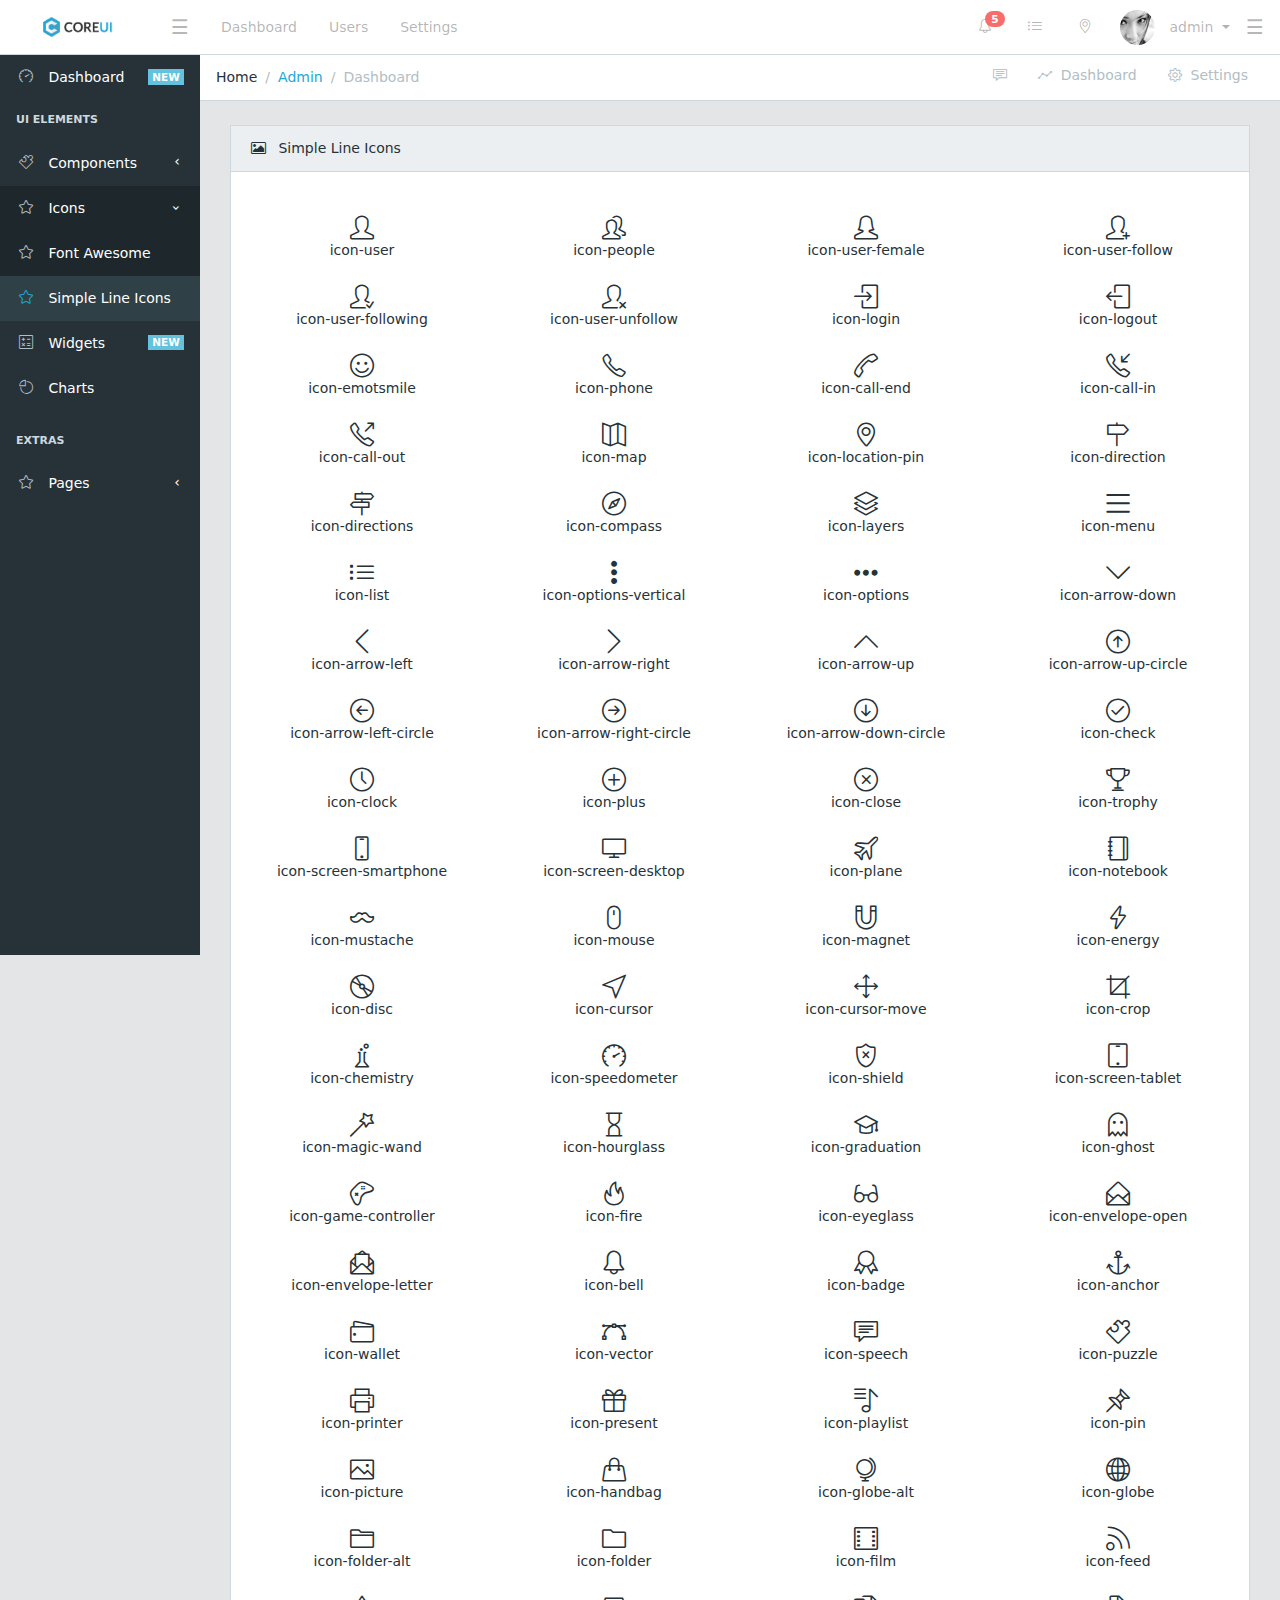
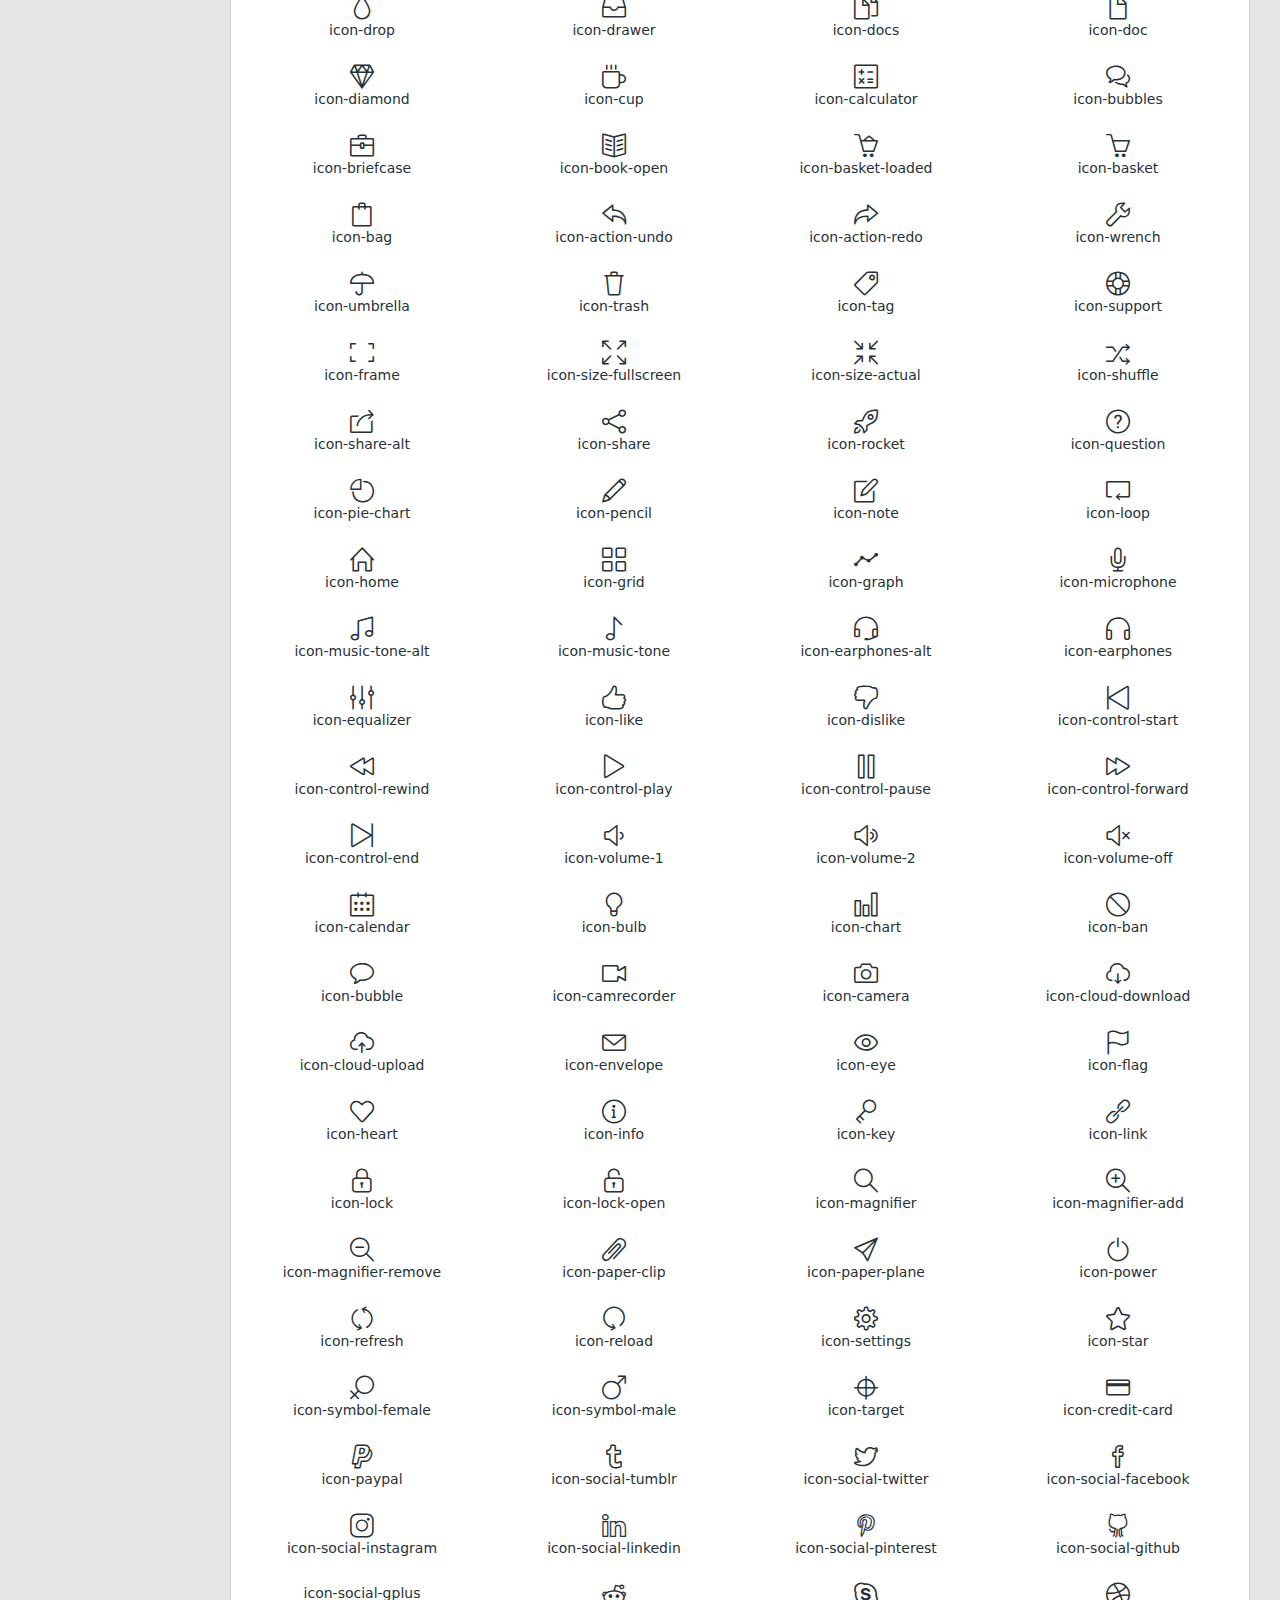
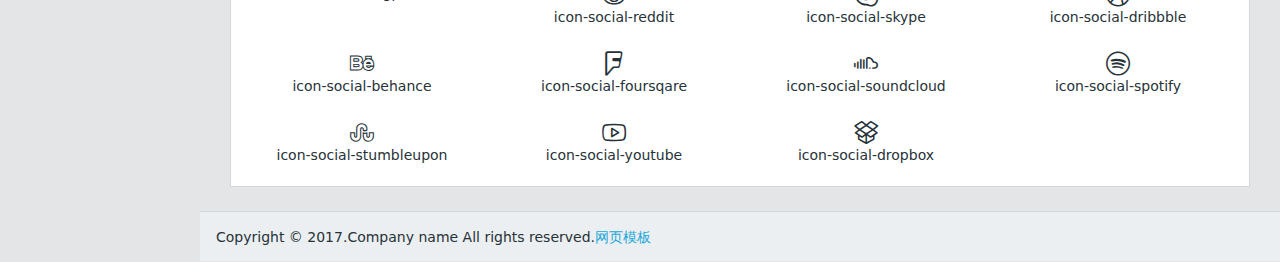
<file: html模版/COREUI/icons-simple-line-icons.html>
<!DOCTYPE html>
<html lang="en">

<head>

    <meta charset="utf-8">
    <meta http-equiv="X-UA-Compatible" content="IE=edge">
    <meta name="viewport" content="width=device-width, initial-scale=1, shrink-to-fit=no">
    <meta name="description" content="">
    <meta name="author" content="">
    <meta name="keyword" content="">
    <link rel="shortcut icon" href="img/favicon.png">

    <title></title>

    <!-- Icons -->
    <link href="css/font-awesome.min.css" rel="stylesheet">
    <link href="css/simple-line-icons.css" rel="stylesheet">

    <!-- Main styles for this application -->
    <link href="css/style.css" rel="stylesheet">

</head>



<body class="app header-fixed sidebar-fixed aside-menu-fixed aside-menu-hidden">
    <header class="app-header navbar">
        <button class="navbar-toggler mobile-sidebar-toggler hidden-lg-up" type="button">☰</button>
        <a class="navbar-brand" href="#"></a>
        <ul class="nav navbar-nav hidden-md-down">
            <li class="nav-item">
                <a class="nav-link navbar-toggler sidebar-toggler" href="#">☰</a>
            </li>

            <li class="nav-item px-1">
                <a class="nav-link" href="#">Dashboard</a>
            </li>
            <li class="nav-item px-1">
                <a class="nav-link" href="#">Users</a>
            </li>
            <li class="nav-item px-1">
                <a class="nav-link" href="#">Settings</a>
            </li>
        </ul>
        <ul class="nav navbar-nav ml-auto">
            <li class="nav-item hidden-md-down">
                <a class="nav-link" href="#"><i class="icon-bell"></i><span class="badge badge-pill badge-danger">5</span></a>
            </li>
            <li class="nav-item hidden-md-down">
                <a class="nav-link" href="#"><i class="icon-list"></i></a>
            </li>
            <li class="nav-item hidden-md-down">
                <a class="nav-link" href="#"><i class="icon-location-pin"></i></a>
            </li>
            <li class="nav-item dropdown">
                <a class="nav-link dropdown-toggle nav-link" data-toggle="dropdown" href="#" role="button" aria-haspopup="true" aria-expanded="false">
                    <img src="img/avatars/6.jpg" class="img-avatar" alt="admin@bootstrapmaster.com">
                    <span class="hidden-md-down">admin</span>
                </a>
                <div class="dropdown-menu dropdown-menu-right">

                    <div class="dropdown-header text-center">
                        <strong>Account</strong>
                    </div>

                    <a class="dropdown-item" href="#"><i class="fa fa-bell-o"></i> Updates<span class="badge badge-info">42</span></a>
                    <a class="dropdown-item" href="#"><i class="fa fa-envelope-o"></i> Messages<span class="badge badge-success">42</span></a>
                    <a class="dropdown-item" href="#"><i class="fa fa-tasks"></i> Tasks<span class="badge badge-danger">42</span></a>
                    <a class="dropdown-item" href="#"><i class="fa fa-comments"></i> Comments<span class="badge badge-warning">42</span></a>

                    <div class="dropdown-header text-center">
                        <strong>Settings</strong>
                    </div>

                    <a class="dropdown-item" href="#"><i class="fa fa-user"></i> Profile</a>
                    <a class="dropdown-item" href="#"><i class="fa fa-wrench"></i> Settings</a>
                    <a class="dropdown-item" href="#"><i class="fa fa-usd"></i> Payments<span class="badge badge-default">42</span></a>
                    <a class="dropdown-item" href="#"><i class="fa fa-file"></i> Projects<span class="badge badge-primary">42</span></a>
                    <div class="divider"></div>
                    <a class="dropdown-item" href="#"><i class="fa fa-shield"></i> Lock Account</a>
                    <a class="dropdown-item" href="#"><i class="fa fa-lock"></i> Logout</a>
                </div>
            </li>
            <li class="nav-item hidden-md-down">
                <a class="nav-link navbar-toggler aside-menu-toggler" href="#">☰</a>
            </li>

        </ul>
    </header>

    <div class="app-body">
        <div class="sidebar">
            <nav class="sidebar-nav">
                <ul class="nav">
                    <li class="nav-item">
                        <a class="nav-link" href="index.html"><i class="icon-speedometer"></i> Dashboard <span class="badge badge-info">NEW</span></a>
                    </li>

                    <li class="nav-title">
                        UI Elements
                    </li>
                    <li class="nav-item nav-dropdown">
                        <a class="nav-link nav-dropdown-toggle" href="#"><i class="icon-puzzle"></i> Components</a>
                        <ul class="nav-dropdown-items">
                            <li class="nav-item">
                                <a class="nav-link" href="components-buttons.html"><i class="icon-puzzle"></i> Buttons</a>
                            </li>
                            <li class="nav-item">
                                <a class="nav-link" href="components-social-buttons.html"><i class="icon-puzzle"></i> Social Buttons</a>
                            </li>
                            <li class="nav-item">
                                <a class="nav-link" href="components-cards.html"><i class="icon-puzzle"></i> Cards</a>
                            </li>
                            <li class="nav-item">
                                <a class="nav-link" href="components-forms.html"><i class="icon-puzzle"></i> Forms</a>
                            </li>
                            <li class="nav-item">
                                <a class="nav-link" href="components-modals.html"><i class="icon-puzzle"></i> Modals</a>
                            </li>
                            <li class="nav-item">
                                <a class="nav-link" href="components-switches.html"><i class="icon-puzzle"></i> Switches</a>
                            </li>
                            <li class="nav-item">
                                <a class="nav-link" href="components-tables.html"><i class="icon-puzzle"></i> Tables</a>
                            </li>
                            <li class="nav-item">
                                <a class="nav-link" href="components-tabs.html"><i class="icon-puzzle"></i> Tabs</a>
                            </li>
                        </ul>
                    </li>
                    <li class="nav-item nav-dropdown">
                        <a class="nav-link nav-dropdown-toggle" href="#"><i class="icon-star"></i> Icons</a>
                        <ul class="nav-dropdown-items">
                            <li class="nav-item">
                                <a class="nav-link" href="icons-font-awesome.html"><i class="icon-star"></i> Font Awesome</a>
                            </li>
                            <li class="nav-item">
                                <a class="nav-link" href="icons-simple-line-icons.html"><i class="icon-star"></i> Simple Line Icons</a>
                            </li>
                        </ul>
                    </li>
                    <li class="nav-item">
                        <a class="nav-link" href="widgets.html"><i class="icon-calculator"></i> Widgets <span class="badge badge-info">NEW</span></a>
                    </li>
                    <li class="nav-item">
                        <a class="nav-link" href="charts.html"><i class="icon-pie-chart"></i> Charts</a>
                    </li>
                    <li class="divider"></li>
                    <li class="nav-title">
                        Extras
                    </li>
                    <li class="nav-item nav-dropdown">
                        <a class="nav-link nav-dropdown-toggle" href="#"><i class="icon-star"></i> Pages</a>
                        <ul class="nav-dropdown-items">
                            <li class="nav-item">
                                <a class="nav-link" href="pages-login.html" target="_top"><i class="icon-star"></i> Login</a>
                            </li>
                            <li class="nav-item">
                                <a class="nav-link" href="pages-register.html" target="_top"><i class="icon-star"></i> Register</a>
                            </li>
                            <li class="nav-item">
                                <a class="nav-link" href="pages-404.html" target="_top"><i class="icon-star"></i> Error 404</a>
                            </li>
                            <li class="nav-item">
                                <a class="nav-link" href="pages-500.html" target="_top"><i class="icon-star"></i> Error 500</a>
                            </li>
                        </ul>
                    </li>

                </ul>
            </nav>
        </div>

        <!-- Main content -->
        <main class="main">

            <!-- Breadcrumb -->
            <ol class="breadcrumb">
                <li class="breadcrumb-item">Home</li>
                <li class="breadcrumb-item"><a href="#">Admin</a>
                </li>
                <li class="breadcrumb-item active">Dashboard</li>

                <!-- Breadcrumb Menu-->
                <li class="breadcrumb-menu hidden-md-down">
                    <div class="btn-group" role="group" aria-label="Button group with nested dropdown">
                        <a class="btn btn-secondary" href="#"><i class="icon-speech"></i></a>
                        <a class="btn btn-secondary" href="./"><i class="icon-graph"></i> &nbsp;Dashboard</a>
                        <a class="btn btn-secondary" href="#"><i class="icon-settings"></i> &nbsp;Settings</a>
                    </div>
                </li>
            </ol>


            <div class="container-fluid">
                <div class="animated fadeIn">
                    <div class="card card-default">
                        <div class="card-header">
                            <i class="fa fa-picture-o"></i> Simple Line Icons
                        </div>
                        <div class="card-block">
                            <div class="row text-center">

                                <div class="col-6 col-sm-4 col-md-3">
                                    <i class="icon-user icons font-2xl d-block mt-2"></i>icon-user
                                </div>

                                <div class="col-6 col-sm-4 col-md-3">
                                    <i class="icon-people icons font-2xl d-block mt-2"></i>icon-people
                                </div>

                                <div class="col-6 col-sm-4 col-md-3">
                                    <i class="icon-user-female icons font-2xl d-block mt-2"></i>icon-user-female
                                </div>

                                <div class="col-6 col-sm-4 col-md-3">
                                    <i class="icon-user-follow icons font-2xl d-block mt-2"></i>icon-user-follow
                                </div>

                                <div class="col-6 col-sm-4 col-md-3">
                                    <i class="icon-user-following icons font-2xl d-block mt-2"></i>icon-user-following
                                </div>

                                <div class="col-6 col-sm-4 col-md-3">
                                    <i class="icon-user-unfollow icons font-2xl d-block mt-2"></i>icon-user-unfollow
                                </div>

                                <div class="col-6 col-sm-4 col-md-3">
                                    <i class="icon-login icons font-2xl d-block mt-2"></i>icon-login
                                </div>

                                <div class="col-6 col-sm-4 col-md-3">
                                    <i class="icon-logout icons font-2xl d-block mt-2"></i>icon-logout
                                </div>

                                <div class="col-6 col-sm-4 col-md-3">
                                    <i class="icon-emotsmile icons font-2xl d-block mt-2"></i>icon-emotsmile
                                </div>

                                <div class="col-6 col-sm-4 col-md-3">
                                    <i class="icon-phone icons font-2xl d-block mt-2"></i>icon-phone
                                </div>

                                <div class="col-6 col-sm-4 col-md-3">
                                    <i class="icon-call-end icons font-2xl d-block mt-2"></i>icon-call-end
                                </div>

                                <div class="col-6 col-sm-4 col-md-3">
                                    <i class="icon-call-in icons font-2xl d-block mt-2"></i>icon-call-in
                                </div>

                                <div class="col-6 col-sm-4 col-md-3">
                                    <i class="icon-call-out icons font-2xl d-block mt-2"></i>icon-call-out
                                </div>

                                <div class="col-6 col-sm-4 col-md-3">
                                    <i class="icon-map icons font-2xl d-block mt-2"></i>icon-map
                                </div>

                                <div class="col-6 col-sm-4 col-md-3">
                                    <i class="icon-location-pin icons font-2xl d-block mt-2"></i>icon-location-pin
                                </div>

                                <div class="col-6 col-sm-4 col-md-3">
                                    <i class="icon-direction icons font-2xl d-block mt-2"></i>icon-direction
                                </div>

                                <div class="col-6 col-sm-4 col-md-3">
                                    <i class="icon-directions icons font-2xl d-block mt-2"></i>icon-directions
                                </div>

                                <div class="col-6 col-sm-4 col-md-3">
                                    <i class="icon-compass icons font-2xl d-block mt-2"></i>icon-compass
                                </div>

                                <div class="col-6 col-sm-4 col-md-3">
                                    <i class="icon-layers icons font-2xl d-block mt-2"></i>icon-layers
                                </div>

                                <div class="col-6 col-sm-4 col-md-3">
                                    <i class="icon-menu icons font-2xl d-block mt-2"></i>icon-menu
                                </div>

                                <div class="col-6 col-sm-4 col-md-3">
                                    <i class="icon-list icons font-2xl d-block mt-2"></i>icon-list
                                </div>

                                <div class="col-6 col-sm-4 col-md-3">
                                    <i class="icon-options-vertical icons font-2xl d-block mt-2"></i>icon-options-vertical
                                </div>

                                <div class="col-6 col-sm-4 col-md-3">
                                    <i class="icon-options icons font-2xl d-block mt-2"></i>icon-options
                                </div>

                                <div class="col-6 col-sm-4 col-md-3">
                                    <i class="icon-arrow-down icons font-2xl d-block mt-2"></i>icon-arrow-down
                                </div>

                                <div class="col-6 col-sm-4 col-md-3">
                                    <i class="icon-arrow-left icons font-2xl d-block mt-2"></i>icon-arrow-left
                                </div>

                                <div class="col-6 col-sm-4 col-md-3">
                                    <i class="icon-arrow-right icons font-2xl d-block mt-2"></i>icon-arrow-right
                                </div>

                                <div class="col-6 col-sm-4 col-md-3">
                                    <i class="icon-arrow-up icons font-2xl d-block mt-2"></i>icon-arrow-up
                                </div>

                                <div class="col-6 col-sm-4 col-md-3">
                                    <i class="icon-arrow-up-circle icons font-2xl d-block mt-2"></i>icon-arrow-up-circle
                                </div>

                                <div class="col-6 col-sm-4 col-md-3">
                                    <i class="icon-arrow-left-circle icons font-2xl d-block mt-2"></i>icon-arrow-left-circle
                                </div>

                                <div class="col-6 col-sm-4 col-md-3">
                                    <i class="icon-arrow-right-circle icons font-2xl d-block mt-2"></i>icon-arrow-right-circle
                                </div>

                                <div class="col-6 col-sm-4 col-md-3">
                                    <i class="icon-arrow-down-circle icons font-2xl d-block mt-2"></i>icon-arrow-down-circle
                                </div>

                                <div class="col-6 col-sm-4 col-md-3">
                                    <i class="icon-check icons font-2xl d-block mt-2"></i>icon-check
                                </div>

                                <div class="col-6 col-sm-4 col-md-3">
                                    <i class="icon-clock icons font-2xl d-block mt-2"></i>icon-clock
                                </div>

                                <div class="col-6 col-sm-4 col-md-3">
                                    <i class="icon-plus icons font-2xl d-block mt-2"></i>icon-plus
                                </div>

                                <div class="col-6 col-sm-4 col-md-3">
                                    <i class="icon-close icons font-2xl d-block mt-2"></i>icon-close
                                </div>

                                <div class="col-6 col-sm-4 col-md-3">
                                    <i class="icon-trophy icons font-2xl d-block mt-2"></i>icon-trophy
                                </div>

                                <div class="col-6 col-sm-4 col-md-3">
                                    <i class="icon-screen-smartphone icons font-2xl d-block mt-2"></i>icon-screen-smartphone
                                </div>

                                <div class="col-6 col-sm-4 col-md-3">
                                    <i class="icon-screen-desktop icons font-2xl d-block mt-2"></i>icon-screen-desktop
                                </div>

                                <div class="col-6 col-sm-4 col-md-3">
                                    <i class="icon-plane icons font-2xl d-block mt-2"></i>icon-plane
                                </div>

                                <div class="col-6 col-sm-4 col-md-3">
                                    <i class="icon-notebook icons font-2xl d-block mt-2"></i>icon-notebook
                                </div>

                                <div class="col-6 col-sm-4 col-md-3">
                                    <i class="icon-mustache icons font-2xl d-block mt-2"></i>icon-mustache
                                </div>

                                <div class="col-6 col-sm-4 col-md-3">
                                    <i class="icon-mouse icons font-2xl d-block mt-2"></i>icon-mouse
                                </div>

                                <div class="col-6 col-sm-4 col-md-3">
                                    <i class="icon-magnet icons font-2xl d-block mt-2"></i>icon-magnet
                                </div>

                                <div class="col-6 col-sm-4 col-md-3">
                                    <i class="icon-energy icons font-2xl d-block mt-2"></i>icon-energy
                                </div>

                                <div class="col-6 col-sm-4 col-md-3">
                                    <i class="icon-disc icons font-2xl d-block mt-2"></i>icon-disc
                                </div>

                                <div class="col-6 col-sm-4 col-md-3">
                                    <i class="icon-cursor icons font-2xl d-block mt-2"></i>icon-cursor
                                </div>

                                <div class="col-6 col-sm-4 col-md-3">
                                    <i class="icon-cursor-move icons font-2xl d-block mt-2"></i>icon-cursor-move
                                </div>

                                <div class="col-6 col-sm-4 col-md-3">
                                    <i class="icon-crop icons font-2xl d-block mt-2"></i>icon-crop
                                </div>

                                <div class="col-6 col-sm-4 col-md-3">
                                    <i class="icon-chemistry icons font-2xl d-block mt-2"></i>icon-chemistry
                                </div>

                                <div class="col-6 col-sm-4 col-md-3">
                                    <i class="icon-speedometer icons font-2xl d-block mt-2"></i>icon-speedometer
                                </div>

                                <div class="col-6 col-sm-4 col-md-3">
                                    <i class="icon-shield icons font-2xl d-block mt-2"></i>icon-shield
                                </div>

                                <div class="col-6 col-sm-4 col-md-3">
                                    <i class="icon-screen-tablet icons font-2xl d-block mt-2"></i>icon-screen-tablet
                                </div>

                                <div class="col-6 col-sm-4 col-md-3">
                                    <i class="icon-magic-wand icons font-2xl d-block mt-2"></i>icon-magic-wand
                                </div>

                                <div class="col-6 col-sm-4 col-md-3">
                                    <i class="icon-hourglass icons font-2xl d-block mt-2"></i>icon-hourglass
                                </div>

                                <div class="col-6 col-sm-4 col-md-3">
                                    <i class="icon-graduation icons font-2xl d-block mt-2"></i>icon-graduation
                                </div>

                                <div class="col-6 col-sm-4 col-md-3">
                                    <i class="icon-ghost icons font-2xl d-block mt-2"></i>icon-ghost
                                </div>

                                <div class="col-6 col-sm-4 col-md-3">
                                    <i class="icon-game-controller icons font-2xl d-block mt-2"></i>icon-game-controller
                                </div>

                                <div class="col-6 col-sm-4 col-md-3">
                                    <i class="icon-fire icons font-2xl d-block mt-2"></i>icon-fire
                                </div>

                                <div class="col-6 col-sm-4 col-md-3">
                                    <i class="icon-eyeglass icons font-2xl d-block mt-2"></i>icon-eyeglass
                                </div>

                                <div class="col-6 col-sm-4 col-md-3">
                                    <i class="icon-envelope-open icons font-2xl d-block mt-2"></i>icon-envelope-open
                                </div>

                                <div class="col-6 col-sm-4 col-md-3">
                                    <i class="icon-envelope-letter icons font-2xl d-block mt-2"></i>icon-envelope-letter
                                </div>

                                <div class="col-6 col-sm-4 col-md-3">
                                    <i class="icon-bell icons font-2xl d-block mt-2"></i>icon-bell
                                </div>

                                <div class="col-6 col-sm-4 col-md-3">
                                    <i class="icon-badge icons font-2xl d-block mt-2"></i>icon-badge
                                </div>

                                <div class="col-6 col-sm-4 col-md-3">
                                    <i class="icon-anchor icons font-2xl d-block mt-2"></i>icon-anchor
                                </div>

                                <div class="col-6 col-sm-4 col-md-3">
                                    <i class="icon-wallet icons font-2xl d-block mt-2"></i>icon-wallet
                                </div>

                                <div class="col-6 col-sm-4 col-md-3">
                                    <i class="icon-vector icons font-2xl d-block mt-2"></i>icon-vector
                                </div>

                                <div class="col-6 col-sm-4 col-md-3">
                                    <i class="icon-speech icons font-2xl d-block mt-2"></i>icon-speech
                                </div>

                                <div class="col-6 col-sm-4 col-md-3">
                                    <i class="icon-puzzle icons font-2xl d-block mt-2"></i>icon-puzzle
                                </div>

                                <div class="col-6 col-sm-4 col-md-3">
                                    <i class="icon-printer icons font-2xl d-block mt-2"></i>icon-printer
                                </div>

                                <div class="col-6 col-sm-4 col-md-3">
                                    <i class="icon-present icons font-2xl d-block mt-2"></i>icon-present
                                </div>

                                <div class="col-6 col-sm-4 col-md-3">
                                    <i class="icon-playlist icons font-2xl d-block mt-2"></i>icon-playlist
                                </div>

                                <div class="col-6 col-sm-4 col-md-3">
                                    <i class="icon-pin icons font-2xl d-block mt-2"></i>icon-pin
                                </div>

                                <div class="col-6 col-sm-4 col-md-3">
                                    <i class="icon-picture icons font-2xl d-block mt-2"></i>icon-picture
                                </div>

                                <div class="col-6 col-sm-4 col-md-3">
                                    <i class="icon-handbag icons font-2xl d-block mt-2"></i>icon-handbag
                                </div>

                                <div class="col-6 col-sm-4 col-md-3">
                                    <i class="icon-globe-alt icons font-2xl d-block mt-2"></i>icon-globe-alt
                                </div>

                                <div class="col-6 col-sm-4 col-md-3">
                                    <i class="icon-globe icons font-2xl d-block mt-2"></i>icon-globe
                                </div>

                                <div class="col-6 col-sm-4 col-md-3">
                                    <i class="icon-folder-alt icons font-2xl d-block mt-2"></i>icon-folder-alt
                                </div>

                                <div class="col-6 col-sm-4 col-md-3">
                                    <i class="icon-folder icons font-2xl d-block mt-2"></i>icon-folder
                                </div>

                                <div class="col-6 col-sm-4 col-md-3">
                                    <i class="icon-film icons font-2xl d-block mt-2"></i>icon-film
                                </div>

                                <div class="col-6 col-sm-4 col-md-3">
                                    <i class="icon-feed icons font-2xl d-block mt-2"></i>icon-feed
                                </div>

                                <div class="col-6 col-sm-4 col-md-3">
                                    <i class="icon-drop icons font-2xl d-block mt-2"></i>icon-drop
                                </div>

                                <div class="col-6 col-sm-4 col-md-3">
                                    <i class="icon-drawer icons font-2xl d-block mt-2"></i>icon-drawer
                                </div>

                                <div class="col-6 col-sm-4 col-md-3">
                                    <i class="icon-docs icons font-2xl d-block mt-2"></i>icon-docs
                                </div>

                                <div class="col-6 col-sm-4 col-md-3">
                                    <i class="icon-doc icons font-2xl d-block mt-2"></i>icon-doc
                                </div>

                                <div class="col-6 col-sm-4 col-md-3">
                                    <i class="icon-diamond icons font-2xl d-block mt-2"></i>icon-diamond
                                </div>

                                <div class="col-6 col-sm-4 col-md-3">
                                    <i class="icon-cup icons font-2xl d-block mt-2"></i>icon-cup
                                </div>

                                <div class="col-6 col-sm-4 col-md-3">
                                    <i class="icon-calculator icons font-2xl d-block mt-2"></i>icon-calculator
                                </div>

                                <div class="col-6 col-sm-4 col-md-3">
                                    <i class="icon-bubbles icons font-2xl d-block mt-2"></i>icon-bubbles
                                </div>

                                <div class="col-6 col-sm-4 col-md-3">
                                    <i class="icon-briefcase icons font-2xl d-block mt-2"></i>icon-briefcase
                                </div>

                                <div class="col-6 col-sm-4 col-md-3">
                                    <i class="icon-book-open icons font-2xl d-block mt-2"></i>icon-book-open
                                </div>

                                <div class="col-6 col-sm-4 col-md-3">
                                    <i class="icon-basket-loaded icons font-2xl d-block mt-2"></i>icon-basket-loaded
                                </div>

                                <div class="col-6 col-sm-4 col-md-3">
                                    <i class="icon-basket icons font-2xl d-block mt-2"></i>icon-basket
                                </div>

                                <div class="col-6 col-sm-4 col-md-3">
                                    <i class="icon-bag icons font-2xl d-block mt-2"></i>icon-bag
                                </div>

                                <div class="col-6 col-sm-4 col-md-3">
                                    <i class="icon-action-undo icons font-2xl d-block mt-2"></i>icon-action-undo
                                </div>

                                <div class="col-6 col-sm-4 col-md-3">
                                    <i class="icon-action-redo icons font-2xl d-block mt-2"></i>icon-action-redo
                                </div>

                                <div class="col-6 col-sm-4 col-md-3">
                                    <i class="icon-wrench icons font-2xl d-block mt-2"></i>icon-wrench
                                </div>

                                <div class="col-6 col-sm-4 col-md-3">
                                    <i class="icon-umbrella icons font-2xl d-block mt-2"></i>icon-umbrella
                                </div>

                                <div class="col-6 col-sm-4 col-md-3">
                                    <i class="icon-trash icons font-2xl d-block mt-2"></i>icon-trash
                                </div>

                                <div class="col-6 col-sm-4 col-md-3">
                                    <i class="icon-tag icons font-2xl d-block mt-2"></i>icon-tag
                                </div>

                                <div class="col-6 col-sm-4 col-md-3">
                                    <i class="icon-support icons font-2xl d-block mt-2"></i>icon-support
                                </div>

                                <div class="col-6 col-sm-4 col-md-3">
                                    <i class="icon-frame icons font-2xl d-block mt-2"></i>icon-frame
                                </div>

                                <div class="col-6 col-sm-4 col-md-3">
                                    <i class="icon-size-fullscreen icons font-2xl d-block mt-2"></i>icon-size-fullscreen
                                </div>

                                <div class="col-6 col-sm-4 col-md-3">
                                    <i class="icon-size-actual icons font-2xl d-block mt-2"></i>icon-size-actual
                                </div>

                                <div class="col-6 col-sm-4 col-md-3">
                                    <i class="icon-shuffle icons font-2xl d-block mt-2"></i>icon-shuffle
                                </div>

                                <div class="col-6 col-sm-4 col-md-3">
                                    <i class="icon-share-alt icons font-2xl d-block mt-2"></i>icon-share-alt
                                </div>

                                <div class="col-6 col-sm-4 col-md-3">
                                    <i class="icon-share icons font-2xl d-block mt-2"></i>icon-share
                                </div>

                                <div class="col-6 col-sm-4 col-md-3">
                                    <i class="icon-rocket icons font-2xl d-block mt-2"></i>icon-rocket
                                </div>

                                <div class="col-6 col-sm-4 col-md-3">
                                    <i class="icon-question icons font-2xl d-block mt-2"></i>icon-question
                                </div>

                                <div class="col-6 col-sm-4 col-md-3">
                                    <i class="icon-pie-chart icons font-2xl d-block mt-2"></i>icon-pie-chart
                                </div>

                                <div class="col-6 col-sm-4 col-md-3">
                                    <i class="icon-pencil icons font-2xl d-block mt-2"></i>icon-pencil
                                </div>

                                <div class="col-6 col-sm-4 col-md-3">
                                    <i class="icon-note icons font-2xl d-block mt-2"></i>icon-note
                                </div>

                                <div class="col-6 col-sm-4 col-md-3">
                                    <i class="icon-loop icons font-2xl d-block mt-2"></i>icon-loop
                                </div>

                                <div class="col-6 col-sm-4 col-md-3">
                                    <i class="icon-home icons font-2xl d-block mt-2"></i>icon-home
                                </div>

                                <div class="col-6 col-sm-4 col-md-3">
                                    <i class="icon-grid icons font-2xl d-block mt-2"></i>icon-grid
                                </div>

                                <div class="col-6 col-sm-4 col-md-3">
                                    <i class="icon-graph icons font-2xl d-block mt-2"></i>icon-graph
                                </div>

                                <div class="col-6 col-sm-4 col-md-3">
                                    <i class="icon-microphone icons font-2xl d-block mt-2"></i>icon-microphone
                                </div>

                                <div class="col-6 col-sm-4 col-md-3">
                                    <i class="icon-music-tone-alt icons font-2xl d-block mt-2"></i>icon-music-tone-alt
                                </div>

                                <div class="col-6 col-sm-4 col-md-3">
                                    <i class="icon-music-tone icons font-2xl d-block mt-2"></i>icon-music-tone
                                </div>

                                <div class="col-6 col-sm-4 col-md-3">
                                    <i class="icon-earphones-alt icons font-2xl d-block mt-2"></i>icon-earphones-alt
                                </div>

                                <div class="col-6 col-sm-4 col-md-3">
                                    <i class="icon-earphones icons font-2xl d-block mt-2"></i>icon-earphones
                                </div>

                                <div class="col-6 col-sm-4 col-md-3">
                                    <i class="icon-equalizer icons font-2xl d-block mt-2"></i>icon-equalizer
                                </div>

                                <div class="col-6 col-sm-4 col-md-3">
                                    <i class="icon-like icons font-2xl d-block mt-2"></i>icon-like
                                </div>

                                <div class="col-6 col-sm-4 col-md-3">
                                    <i class="icon-dislike icons font-2xl d-block mt-2"></i>icon-dislike
                                </div>

                                <div class="col-6 col-sm-4 col-md-3">
                                    <i class="icon-control-start icons font-2xl d-block mt-2"></i>icon-control-start
                                </div>

                                <div class="col-6 col-sm-4 col-md-3">
                                    <i class="icon-control-rewind icons font-2xl d-block mt-2"></i>icon-control-rewind
                                </div>

                                <div class="col-6 col-sm-4 col-md-3">
                                    <i class="icon-control-play icons font-2xl d-block mt-2"></i>icon-control-play
                                </div>

                                <div class="col-6 col-sm-4 col-md-3">
                                    <i class="icon-control-pause icons font-2xl d-block mt-2"></i>icon-control-pause
                                </div>

                                <div class="col-6 col-sm-4 col-md-3">
                                    <i class="icon-control-forward icons font-2xl d-block mt-2"></i>icon-control-forward
                                </div>

                                <div class="col-6 col-sm-4 col-md-3">
                                    <i class="icon-control-end icons font-2xl d-block mt-2"></i>icon-control-end
                                </div>

                                <div class="col-6 col-sm-4 col-md-3">
                                    <i class="icon-volume-1 icons font-2xl d-block mt-2"></i>icon-volume-1
                                </div>

                                <div class="col-6 col-sm-4 col-md-3">
                                    <i class="icon-volume-2 icons font-2xl d-block mt-2"></i>icon-volume-2
                                </div>

                                <div class="col-6 col-sm-4 col-md-3">
                                    <i class="icon-volume-off icons font-2xl d-block mt-2"></i>icon-volume-off
                                </div>

                                <div class="col-6 col-sm-4 col-md-3">
                                    <i class="icon-calendar icons font-2xl d-block mt-2"></i>icon-calendar
                                </div>

                                <div class="col-6 col-sm-4 col-md-3">
                                    <i class="icon-bulb icons font-2xl d-block mt-2"></i>icon-bulb
                                </div>

                                <div class="col-6 col-sm-4 col-md-3">
                                    <i class="icon-chart icons font-2xl d-block mt-2"></i>icon-chart
                                </div>

                                <div class="col-6 col-sm-4 col-md-3">
                                    <i class="icon-ban icons font-2xl d-block mt-2"></i>icon-ban
                                </div>

                                <div class="col-6 col-sm-4 col-md-3">
                                    <i class="icon-bubble icons font-2xl d-block mt-2"></i>icon-bubble
                                </div>

                                <div class="col-6 col-sm-4 col-md-3">
                                    <i class="icon-camrecorder icons font-2xl d-block mt-2"></i>icon-camrecorder
                                </div>

                                <div class="col-6 col-sm-4 col-md-3">
                                    <i class="icon-camera icons font-2xl d-block mt-2"></i>icon-camera
                                </div>

                                <div class="col-6 col-sm-4 col-md-3">
                                    <i class="icon-cloud-download icons font-2xl d-block mt-2"></i>icon-cloud-download
                                </div>

                                <div class="col-6 col-sm-4 col-md-3">
                                    <i class="icon-cloud-upload icons font-2xl d-block mt-2"></i>icon-cloud-upload
                                </div>

                                <div class="col-6 col-sm-4 col-md-3">
                                    <i class="icon-envelope icons font-2xl d-block mt-2"></i>icon-envelope
                                </div>

                                <div class="col-6 col-sm-4 col-md-3">
                                    <i class="icon-eye icons font-2xl d-block mt-2"></i>icon-eye
                                </div>

                                <div class="col-6 col-sm-4 col-md-3">
                                    <i class="icon-flag icons font-2xl d-block mt-2"></i>icon-flag
                                </div>

                                <div class="col-6 col-sm-4 col-md-3">
                                    <i class="icon-heart icons font-2xl d-block mt-2"></i>icon-heart
                                </div>

                                <div class="col-6 col-sm-4 col-md-3">
                                    <i class="icon-info icons font-2xl d-block mt-2"></i>icon-info
                                </div>

                                <div class="col-6 col-sm-4 col-md-3">
                                    <i class="icon-key icons font-2xl d-block mt-2"></i>icon-key
                                </div>

                                <div class="col-6 col-sm-4 col-md-3">
                                    <i class="icon-link icons font-2xl d-block mt-2"></i>icon-link
                                </div>

                                <div class="col-6 col-sm-4 col-md-3">
                                    <i class="icon-lock icons font-2xl d-block mt-2"></i>icon-lock
                                </div>

                                <div class="col-6 col-sm-4 col-md-3">
                                    <i class="icon-lock-open icons font-2xl d-block mt-2"></i>icon-lock-open
                                </div>

                                <div class="col-6 col-sm-4 col-md-3">
                                    <i class="icon-magnifier icons font-2xl d-block mt-2"></i>icon-magnifier
                                </div>

                                <div class="col-6 col-sm-4 col-md-3">
                                    <i class="icon-magnifier-add icons font-2xl d-block mt-2"></i>icon-magnifier-add
                                </div>

                                <div class="col-6 col-sm-4 col-md-3">
                                    <i class="icon-magnifier-remove icons font-2xl d-block mt-2"></i>icon-magnifier-remove
                                </div>

                                <div class="col-6 col-sm-4 col-md-3">
                                    <i class="icon-paper-clip icons font-2xl d-block mt-2"></i>icon-paper-clip
                                </div>

                                <div class="col-6 col-sm-4 col-md-3">
                                    <i class="icon-paper-plane icons font-2xl d-block mt-2"></i>icon-paper-plane
                                </div>

                                <div class="col-6 col-sm-4 col-md-3">
                                    <i class="icon-power icons font-2xl d-block mt-2"></i>icon-power
                                </div>

                                <div class="col-6 col-sm-4 col-md-3">
                                    <i class="icon-refresh icons font-2xl d-block mt-2"></i>icon-refresh
                                </div>

                                <div class="col-6 col-sm-4 col-md-3">
                                    <i class="icon-reload icons font-2xl d-block mt-2"></i>icon-reload
                                </div>

                                <div class="col-6 col-sm-4 col-md-3">
                                    <i class="icon-settings icons font-2xl d-block mt-2"></i>icon-settings
                                </div>

                                <div class="col-6 col-sm-4 col-md-3">
                                    <i class="icon-star icons font-2xl d-block mt-2"></i>icon-star
                                </div>

                                <div class="col-6 col-sm-4 col-md-3">
                                    <i class="icon-symbol-female icons font-2xl d-block mt-2"></i>icon-symbol-female
                                </div>

                                <div class="col-6 col-sm-4 col-md-3">
                                    <i class="icon-symbol-male icons font-2xl d-block mt-2"></i>icon-symbol-male
                                </div>

                                <div class="col-6 col-sm-4 col-md-3">
                                    <i class="icon-target icons font-2xl d-block mt-2"></i>icon-target
                                </div>

                                <div class="col-6 col-sm-4 col-md-3">
                                    <i class="icon-credit-card icons font-2xl d-block mt-2"></i>icon-credit-card
                                </div>

                                <div class="col-6 col-sm-4 col-md-3">
                                    <i class="icon-paypal icons font-2xl d-block mt-2"></i>icon-paypal
                                </div>

                                <div class="col-6 col-sm-4 col-md-3">
                                    <i class="icon-social-tumblr icons font-2xl d-block mt-2"></i>icon-social-tumblr
                                </div>

                                <div class="col-6 col-sm-4 col-md-3">
                                    <i class="icon-social-twitter icons font-2xl d-block mt-2"></i>icon-social-twitter
                                </div>

                                <div class="col-6 col-sm-4 col-md-3">
                                    <i class="icon-social-facebook icons font-2xl d-block mt-2"></i>icon-social-facebook
                                </div>

                                <div class="col-6 col-sm-4 col-md-3">
                                    <i class="icon-social-instagram icons font-2xl d-block mt-2"></i>icon-social-instagram
                                </div>

                                <div class="col-6 col-sm-4 col-md-3">
                                    <i class="icon-social-linkedin icons font-2xl d-block mt-2"></i>icon-social-linkedin
                                </div>

                                <div class="col-6 col-sm-4 col-md-3">
                                    <i class="icon-social-pinterest icons font-2xl d-block mt-2"></i>icon-social-pinterest
                                </div>

                                <div class="col-6 col-sm-4 col-md-3">
                                    <i class="icon-social-github icons font-2xl d-block mt-2"></i>icon-social-github
                                </div>

                                <div class="col-6 col-sm-4 col-md-3">
                                    <i class="icon-social-gplus icons font-2xl d-block mt-2"></i>icon-social-gplus
                                </div>

                                <div class="col-6 col-sm-4 col-md-3">
                                    <i class="icon-social-reddit icons font-2xl d-block mt-2"></i>icon-social-reddit
                                </div>

                                <div class="col-6 col-sm-4 col-md-3">
                                    <i class="icon-social-skype icons font-2xl d-block mt-2"></i>icon-social-skype
                                </div>

                                <div class="col-6 col-sm-4 col-md-3">
                                    <i class="icon-social-dribbble icons font-2xl d-block mt-2"></i>icon-social-dribbble
                                </div>

                                <div class="col-6 col-sm-4 col-md-3">
                                    <i class="icon-social-behance icons font-2xl d-block mt-2"></i>icon-social-behance
                                </div>

                                <div class="col-6 col-sm-4 col-md-3">
                                    <i class="icon-social-foursqare icons font-2xl d-block mt-2"></i>icon-social-foursqare
                                </div>

                                <div class="col-6 col-sm-4 col-md-3">
                                    <i class="icon-social-soundcloud icons font-2xl d-block mt-2"></i>icon-social-soundcloud
                                </div>

                                <div class="col-6 col-sm-4 col-md-3">
                                    <i class="icon-social-spotify icons font-2xl d-block mt-2"></i>icon-social-spotify
                                </div>

                                <div class="col-6 col-sm-4 col-md-3">
                                    <i class="icon-social-stumbleupon icons font-2xl d-block mt-2"></i>icon-social-stumbleupon
                                </div>

                                <div class="col-6 col-sm-4 col-md-3">
                                    <i class="icon-social-youtube icons font-2xl d-block mt-2"></i>icon-social-youtube
                                </div>

                                <div class="col-6 col-sm-4 col-md-3">
                                    <i class="icon-social-dropbox icons font-2xl d-block mt-2"></i>icon-social-dropbox
                                </div>

                            </div>
                            <!--/.row-->
                        </div>
                    </div>
                </div>

            </div>
            <!-- /.conainer-fluid -->
        </main>

        <aside class="aside-menu">
            <ul class="nav nav-tabs" role="tablist">
                <li class="nav-item">
                    <a class="nav-link active" data-toggle="tab" href="#timeline" role="tab"><i class="icon-list"></i></a>
                </li>
                <li class="nav-item">
                    <a class="nav-link" data-toggle="tab" href="#messages" role="tab"><i class="icon-speech"></i></a>
                </li>
                <li class="nav-item">
                    <a class="nav-link" data-toggle="tab" href="#settings" role="tab"><i class="icon-settings"></i></a>
                </li>
            </ul>

            <!-- Tab panes -->
            <div class="tab-content">
                <div class="tab-pane active" id="timeline" role="tabpanel">
                    <div class="callout m-0 py-h text-muted text-center bg-faded text-uppercase">
                        <small><b>Today</b>
                        </small>
                    </div>
                    <hr class="transparent mx-1 my-0">
                    <div class="callout callout-warning m-0 py-1">
                        <div class="avatar float-right">
                            <img src="img/avatars/7.jpg" class="img-avatar" alt="admin@bootstrapmaster.com">
                        </div>
                        <div>Meeting with
                            <strong>Lucas</strong>
                        </div>
                        <small class="text-muted mr-1"><i class="icon-calendar"></i>&nbsp; 1 - 3pm</small>
                        <small class="text-muted"><i class="icon-location-pin"></i>&nbsp; Palo Alto, CA</small>
                    </div>
                    <hr class="mx-1 my-0">
                    <div class="callout callout-info m-0 py-1">
                        <div class="avatar float-right">
                            <img src="img/avatars/4.jpg" class="img-avatar" alt="admin@bootstrapmaster.com">
                        </div>
                        <div>Skype with
                            <strong>Megan</strong>
                        </div>
                        <small class="text-muted mr-1"><i class="icon-calendar"></i>&nbsp; 4 - 5pm</small>
                        <small class="text-muted"><i class="icon-social-skype"></i>&nbsp; On-line</small>
                    </div>
                    <hr class="transparent mx-1 my-0">
                    <div class="callout m-0 py-h text-muted text-center bg-faded text-uppercase">
                        <small><b>Tomorrow</b>
                        </small>
                    </div>
                    <hr class="transparent mx-1 my-0">
                    <div class="callout callout-danger m-0 py-1">
                        <div>New UI Project -
                            <strong>deadline</strong>
                        </div>
                        <small class="text-muted mr-1"><i class="icon-calendar"></i>&nbsp; 10 - 11pm</small>
                        <small class="text-muted"><i class="icon-home"></i>&nbsp; creativeLabs HQ</small>
                        <div class="avatars-stack mt-h">
                            <div class="avatar avatar-xs">
                                <img src="img/avatars/2.jpg" class="img-avatar" alt="admin@bootstrapmaster.com">
                            </div>
                            <div class="avatar avatar-xs">
                                <img src="img/avatars/3.jpg" class="img-avatar" alt="admin@bootstrapmaster.com">
                            </div>
                            <div class="avatar avatar-xs">
                                <img src="img/avatars/4.jpg" class="img-avatar" alt="admin@bootstrapmaster.com">
                            </div>
                            <div class="avatar avatar-xs">
                                <img src="img/avatars/5.jpg" class="img-avatar" alt="admin@bootstrapmaster.com">
                            </div>
                            <div class="avatar avatar-xs">
                                <img src="img/avatars/6.jpg" class="img-avatar" alt="admin@bootstrapmaster.com">
                            </div>
                        </div>
                    </div>
                    <hr class="mx-1 my-0">
                    <div class="callout callout-success m-0 py-1">
                        <div>
                            <strong>#10 Startups.Garden</strong>Meetup</div>
                        <small class="text-muted mr-1"><i class="icon-calendar"></i>&nbsp; 1 - 3pm</small>
                        <small class="text-muted"><i class="icon-location-pin"></i>&nbsp; Palo Alto, CA</small>
                    </div>
                    <hr class="mx-1 my-0">
                    <div class="callout callout-primary m-0 py-1">
                        <div>
                            <strong>Team meeting</strong>
                        </div>
                        <small class="text-muted mr-1"><i class="icon-calendar"></i>&nbsp; 4 - 6pm</small>
                        <small class="text-muted"><i class="icon-home"></i>&nbsp; creativeLabs HQ</small>
                        <div class="avatars-stack mt-h">
                            <div class="avatar avatar-xs">
                                <img src="img/avatars/2.jpg" class="img-avatar" alt="admin@bootstrapmaster.com">
                            </div>
                            <div class="avatar avatar-xs">
                                <img src="img/avatars/3.jpg" class="img-avatar" alt="admin@bootstrapmaster.com">
                            </div>
                            <div class="avatar avatar-xs">
                                <img src="img/avatars/4.jpg" class="img-avatar" alt="admin@bootstrapmaster.com">
                            </div>
                            <div class="avatar avatar-xs">
                                <img src="img/avatars/5.jpg" class="img-avatar" alt="admin@bootstrapmaster.com">
                            </div>
                            <div class="avatar avatar-xs">
                                <img src="img/avatars/6.jpg" class="img-avatar" alt="admin@bootstrapmaster.com">
                            </div>
                            <div class="avatar avatar-xs">
                                <img src="img/avatars/7.jpg" class="img-avatar" alt="admin@bootstrapmaster.com">
                            </div>
                            <div class="avatar avatar-xs">
                                <img src="img/avatars/8.jpg" class="img-avatar" alt="admin@bootstrapmaster.com">
                            </div>
                        </div>
                    </div>
                    <hr class="mx-1 my-0">
                </div>
                <div class="tab-pane p-1" id="messages" role="tabpanel">
                    <div class="message">
                        <div class="py-1 pb-3 mr-1 float-left">
                            <div class="avatar">
                                <img src="img/avatars/7.jpg" class="img-avatar" alt="admin@bootstrapmaster.com">
                                <span class="avatar-status badge-success"></span>
                            </div>
                        </div>
                        <div>
                            <small class="text-muted">Lukasz Holeczek</small>
                            <small class="text-muted float-right mt-q">1:52 PM</small>
                        </div>
                        <div class="text-truncate font-weight-bold">Lorem ipsum dolor sit amet</div>
                        <small class="text-muted">Lorem ipsum dolor sit amet, consectetur adipisicing elit, sed do eiusmod tempor incididunt...</small>
                    </div>
                    <hr>
                    <div class="message">
                        <div class="py-1 pb-3 mr-1 float-left">
                            <div class="avatar">
                                <img src="img/avatars/7.jpg" class="img-avatar" alt="admin@bootstrapmaster.com">
                                <span class="avatar-status badge-success"></span>
                            </div>
                        </div>
                        <div>
                            <small class="text-muted">Lukasz Holeczek</small>
                            <small class="text-muted float-right mt-q">1:52 PM</small>
                        </div>
                        <div class="text-truncate font-weight-bold">Lorem ipsum dolor sit amet</div>
                        <small class="text-muted">Lorem ipsum dolor sit amet, consectetur adipisicing elit, sed do eiusmod tempor incididunt...</small>
                    </div>
                    <hr>
                    <div class="message">
                        <div class="py-1 pb-3 mr-1 float-left">
                            <div class="avatar">
                                <img src="img/avatars/7.jpg" class="img-avatar" alt="admin@bootstrapmaster.com">
                                <span class="avatar-status badge-success"></span>
                            </div>
                        </div>
                        <div>
                            <small class="text-muted">Lukasz Holeczek</small>
                            <small class="text-muted float-right mt-q">1:52 PM</small>
                        </div>
                        <div class="text-truncate font-weight-bold">Lorem ipsum dolor sit amet</div>
                        <small class="text-muted">Lorem ipsum dolor sit amet, consectetur adipisicing elit, sed do eiusmod tempor incididunt...</small>
                    </div>
                    <hr>
                    <div class="message">
                        <div class="py-1 pb-3 mr-1 float-left">
                            <div class="avatar">
                                <img src="img/avatars/7.jpg" class="img-avatar" alt="admin@bootstrapmaster.com">
                                <span class="avatar-status badge-success"></span>
                            </div>
                        </div>
                        <div>
                            <small class="text-muted">Lukasz Holeczek</small>
                            <small class="text-muted float-right mt-q">1:52 PM</small>
                        </div>
                        <div class="text-truncate font-weight-bold">Lorem ipsum dolor sit amet</div>
                        <small class="text-muted">Lorem ipsum dolor sit amet, consectetur adipisicing elit, sed do eiusmod tempor incididunt...</small>
                    </div>
                    <hr>
                    <div class="message">
                        <div class="py-1 pb-3 mr-1 float-left">
                            <div class="avatar">
                                <img src="img/avatars/7.jpg" class="img-avatar" alt="admin@bootstrapmaster.com">
                                <span class="avatar-status badge-success"></span>
                            </div>
                        </div>
                        <div>
                            <small class="text-muted">Lukasz Holeczek</small>
                            <small class="text-muted float-right mt-q">1:52 PM</small>
                        </div>
                        <div class="text-truncate font-weight-bold">Lorem ipsum dolor sit amet</div>
                        <small class="text-muted">Lorem ipsum dolor sit amet, consectetur adipisicing elit, sed do eiusmod tempor incididunt...</small>
                    </div>
                </div>
                <div class="tab-pane p-1" id="settings" role="tabpanel">
                    <h6>Settings</h6>

                    <div class="aside-options">
                        <div class="clearfix mt-2">
                            <small><b>Option 1</b>
                            </small>
                            <label class="switch switch-text switch-pill switch-success switch-sm float-right">
                                <input type="checkbox" class="switch-input" checked="">
                                <span class="switch-label" data-on="On" data-off="Off"></span>
                                <span class="switch-handle"></span>
                            </label>
                        </div>
                        <div>
                            <small class="text-muted">Lorem ipsum dolor sit amet, consectetur adipisicing elit, sed do eiusmod tempor incididunt ut labore et dolore magna aliqua.</small>
                        </div>
                    </div>

                    <div class="aside-options">
                        <div class="clearfix mt-1">
                            <small><b>Option 2</b>
                            </small>
                            <label class="switch switch-text switch-pill switch-success switch-sm float-right">
                                <input type="checkbox" class="switch-input">
                                <span class="switch-label" data-on="On" data-off="Off"></span>
                                <span class="switch-handle"></span>
                            </label>
                        </div>
                        <div>
                            <small class="text-muted">Lorem ipsum dolor sit amet, consectetur adipisicing elit, sed do eiusmod tempor incididunt ut labore et dolore magna aliqua.</small>
                        </div>
                    </div>

                    <div class="aside-options">
                        <div class="clearfix mt-1">
                            <small><b>Option 3</b>
                            </small>
                            <label class="switch switch-text switch-pill switch-success switch-sm float-right">
                                <input type="checkbox" class="switch-input">
                                <span class="switch-label" data-on="On" data-off="Off"></span>
                                <span class="switch-handle"></span>
                            </label>
                        </div>
                    </div>

                    <div class="aside-options">
                        <div class="clearfix mt-1">
                            <small><b>Option 4</b>
                            </small>
                            <label class="switch switch-text switch-pill switch-success switch-sm float-right">
                                <input type="checkbox" class="switch-input" checked="">
                                <span class="switch-label" data-on="On" data-off="Off"></span>
                                <span class="switch-handle"></span>
                            </label>
                        </div>
                    </div>

                    <hr>
                    <h6>System Utilization</h6>

                    <div class="text-uppercase mb-q mt-2">
                        <small><b>CPU Usage</b>
                        </small>
                    </div>
                    <div class="progress progress-xs">
                        <div class="progress-bar bg-info" role="progressbar" style="width: 25%" aria-valuenow="25" aria-valuemin="0" aria-valuemax="100"></div>
                    </div>
                    <small class="text-muted">348 Processes. 1/4 Cores.</small>

                    <div class="text-uppercase mb-q mt-h">
                        <small><b>Memory Usage</b>
                        </small>
                    </div>
                    <div class="progress progress-xs">
                        <div class="progress-bar bg-warning" role="progressbar" style="width: 70%" aria-valuenow="70" aria-valuemin="0" aria-valuemax="100"></div>
                    </div>
                    <small class="text-muted">11444GB/16384MB</small>

                    <div class="text-uppercase mb-q mt-h">
                        <small><b>SSD 1 Usage</b>
                        </small>
                    </div>
                    <div class="progress progress-xs">
                        <div class="progress-bar bg-danger" role="progressbar" style="width: 95%" aria-valuenow="95" aria-valuemin="0" aria-valuemax="100"></div>
                    </div>
                    <small class="text-muted">243GB/256GB</small>

                    <div class="text-uppercase mb-q mt-h">
                        <small><b>SSD 2 Usage</b>
                        </small>
                    </div>
                    <div class="progress progress-xs">
                        <div class="progress-bar bg-success" role="progressbar" style="width: 10%" aria-valuenow="10" aria-valuemin="0" aria-valuemax="100"></div>
                    </div>
                    <small class="text-muted">25GB/256GB</small>
                </div>
            </div>
        </aside>


    </div>

    <footer class="app-footer">
Copyright &copy; 2017.Company name All rights reserved.<a target="_blank" href="http://www.mycodes.net/">&#x7F51;&#x9875;&#x6A21;&#x677F;</a>    </footer>

    <!-- Bootstrap and necessary plugins -->
	<script src="assets/js/libs/jquery.min.js"></script>
	<script src="assets/js/libs/tether.min.js"></script>
	<script src="assets/js/libs/bootstrap.min.js"></script>
	<script src="assets/js/libs/pace.min.js"></script>
	<!-- Plugins and scripts required by all views -->
	<script src="assets/js/libs/Chart.min.js"></script>


    <!-- GenesisUI main scripts -->

    <script src="js/app.js"></script>



</body>

</html>
</file>
<file: html模版/COREUI/css/simple-line-icons.css>
@font-face {
  font-family: 'simple-line-icons';
  src: url('../fonts/Simple-Line-Icons.eot?v=2.4.0');
  src: url('../fonts/Simple-Line-Icons.eot?v=2.4.0#iefix') format('embedded-opentype'), url('../fonts/Simple-Line-Icons.woff2?v=2.4.0') format('woff2'), url('../fonts/Simple-Line-Icons.ttf?v=2.4.0') format('truetype'), url('../fonts/Simple-Line-Icons.woff?v=2.4.0') format('woff'), url('../fonts/Simple-Line-Icons.svg?v=2.4.0#simple-line-icons') format('svg');
  font-weight: normal;
  font-style: normal;
}
/*
 Use the following CSS code if you want to have a class per icon.
 Instead of a list of all class selectors, you can use the generic [class*="icon-"] selector, but it's slower:
*/
.icon-user,
.icon-people,
.icon-user-female,
.icon-user-follow,
.icon-user-following,
.icon-user-unfollow,
.icon-login,
.icon-logout,
.icon-emotsmile,
.icon-phone,
.icon-call-end,
.icon-call-in,
.icon-call-out,
.icon-map,
.icon-location-pin,
.icon-direction,
.icon-directions,
.icon-compass,
.icon-layers,
.icon-menu,
.icon-list,
.icon-options-vertical,
.icon-options,
.icon-arrow-down,
.icon-arrow-left,
.icon-arrow-right,
.icon-arrow-up,
.icon-arrow-up-circle,
.icon-arrow-left-circle,
.icon-arrow-right-circle,
.icon-arrow-down-circle,
.icon-check,
.icon-clock,
.icon-plus,
.icon-minus,
.icon-close,
.icon-event,
.icon-exclamation,
.icon-organization,
.icon-trophy,
.icon-screen-smartphone,
.icon-screen-desktop,
.icon-plane,
.icon-notebook,
.icon-mustache,
.icon-mouse,
.icon-magnet,
.icon-energy,
.icon-disc,
.icon-cursor,
.icon-cursor-move,
.icon-crop,
.icon-chemistry,
.icon-speedometer,
.icon-shield,
.icon-screen-tablet,
.icon-magic-wand,
.icon-hourglass,
.icon-graduation,
.icon-ghost,
.icon-game-controller,
.icon-fire,
.icon-eyeglass,
.icon-envelope-open,
.icon-envelope-letter,
.icon-bell,
.icon-badge,
.icon-anchor,
.icon-wallet,
.icon-vector,
.icon-speech,
.icon-puzzle,
.icon-printer,
.icon-present,
.icon-playlist,
.icon-pin,
.icon-picture,
.icon-handbag,
.icon-globe-alt,
.icon-globe,
.icon-folder-alt,
.icon-folder,
.icon-film,
.icon-feed,
.icon-drop,
.icon-drawer,
.icon-docs,
.icon-doc,
.icon-diamond,
.icon-cup,
.icon-calculator,
.icon-bubbles,
.icon-briefcase,
.icon-book-open,
.icon-basket-loaded,
.icon-basket,
.icon-bag,
.icon-action-undo,
.icon-action-redo,
.icon-wrench,
.icon-umbrella,
.icon-trash,
.icon-tag,
.icon-support,
.icon-frame,
.icon-size-fullscreen,
.icon-size-actual,
.icon-shuffle,
.icon-share-alt,
.icon-share,
.icon-rocket,
.icon-question,
.icon-pie-chart,
.icon-pencil,
.icon-note,
.icon-loop,
.icon-home,
.icon-grid,
.icon-graph,
.icon-microphone,
.icon-music-tone-alt,
.icon-music-tone,
.icon-earphones-alt,
.icon-earphones,
.icon-equalizer,
.icon-like,
.icon-dislike,
.icon-control-start,
.icon-control-rewind,
.icon-control-play,
.icon-control-pause,
.icon-control-forward,
.icon-control-end,
.icon-volume-1,
.icon-volume-2,
.icon-volume-off,
.icon-calendar,
.icon-bulb,
.icon-chart,
.icon-ban,
.icon-bubble,
.icon-camrecorder,
.icon-camera,
.icon-cloud-download,
.icon-cloud-upload,
.icon-envelope,
.icon-eye,
.icon-flag,
.icon-heart,
.icon-info,
.icon-key,
.icon-link,
.icon-lock,
.icon-lock-open,
.icon-magnifier,
.icon-magnifier-add,
.icon-magnifier-remove,
.icon-paper-clip,
.icon-paper-plane,
.icon-power,
.icon-refresh,
.icon-reload,
.icon-settings,
.icon-star,
.icon-symbol-female,
.icon-symbol-male,
.icon-target,
.icon-credit-card,
.icon-paypal,
.icon-social-tumblr,
.icon-social-twitter,
.icon-social-facebook,
.icon-social-instagram,
.icon-social-linkedin,
.icon-social-pinterest,
.icon-social-github,
.icon-social-google,
.icon-social-reddit,
.icon-social-skype,
.icon-social-dribbble,
.icon-social-behance,
.icon-social-foursqare,
.icon-social-soundcloud,
.icon-social-spotify,
.icon-social-stumbleupon,
.icon-social-youtube,
.icon-social-dropbox,
.icon-social-vkontakte,
.icon-social-steam {
  font-family: 'simple-line-icons';
  speak: none;
  font-style: normal;
  font-weight: normal;
  font-variant: normal;
  text-transform: none;
  line-height: 1;
  /* Better Font Rendering =========== */
  -webkit-font-smoothing: antialiased;
  -moz-osx-font-smoothing: grayscale;
}
.icon-user:before {
  content: "\e005";
}
.icon-people:before {
  content: "\e001";
}
.icon-user-female:before {
  content: "\e000";
}
.icon-user-follow:before {
  content: "\e002";
}
.icon-user-following:before {
  content: "\e003";
}
.icon-user-unfollow:before {
  content: "\e004";
}
.icon-login:before {
  content: "\e066";
}
.icon-logout:before {
  content: "\e065";
}
.icon-emotsmile:before {
  content: "\e021";
}
.icon-phone:before {
  content: "\e600";
}
.icon-call-end:before {
  content: "\e048";
}
.icon-call-in:before {
  content: "\e047";
}
.icon-call-out:before {
  content: "\e046";
}
.icon-map:before {
  content: "\e033";
}
.icon-location-pin:before {
  content: "\e096";
}
.icon-direction:before {
  content: "\e042";
}
.icon-directions:before {
  content: "\e041";
}
.icon-compass:before {
  content: "\e045";
}
.icon-layers:before {
  content: "\e034";
}
.icon-menu:before {
  content: "\e601";
}
.icon-list:before {
  content: "\e067";
}
.icon-options-vertical:before {
  content: "\e602";
}
.icon-options:before {
  content: "\e603";
}
.icon-arrow-down:before {
  content: "\e604";
}
.icon-arrow-left:before {
  content: "\e605";
}
.icon-arrow-right:before {
  content: "\e606";
}
.icon-arrow-up:before {
  content: "\e607";
}
.icon-arrow-up-circle:before {
  content: "\e078";
}
.icon-arrow-left-circle:before {
  content: "\e07a";
}
.icon-arrow-right-circle:before {
  content: "\e079";
}
.icon-arrow-down-circle:before {
  content: "\e07b";
}
.icon-check:before {
  content: "\e080";
}
.icon-clock:before {
  content: "\e081";
}
.icon-plus:before {
  content: "\e095";
}
.icon-minus:before {
  content: "\e615";
}
.icon-close:before {
  content: "\e082";
}
.icon-event:before {
  content: "\e619";
}
.icon-exclamation:before {
  content: "\e617";
}
.icon-organization:before {
  content: "\e616";
}
.icon-trophy:before {
  content: "\e006";
}
.icon-screen-smartphone:before {
  content: "\e010";
}
.icon-screen-desktop:before {
  content: "\e011";
}
.icon-plane:before {
  content: "\e012";
}
.icon-notebook:before {
  content: "\e013";
}
.icon-mustache:before {
  content: "\e014";
}
.icon-mouse:before {
  content: "\e015";
}
.icon-magnet:before {
  content: "\e016";
}
.icon-energy:before {
  content: "\e020";
}
.icon-disc:before {
  content: "\e022";
}
.icon-cursor:before {
  content: "\e06e";
}
.icon-cursor-move:before {
  content: "\e023";
}
.icon-crop:before {
  content: "\e024";
}
.icon-chemistry:before {
  content: "\e026";
}
.icon-speedometer:before {
  content: "\e007";
}
.icon-shield:before {
  content: "\e00e";
}
.icon-screen-tablet:before {
  content: "\e00f";
}
.icon-magic-wand:before {
  content: "\e017";
}
.icon-hourglass:before {
  content: "\e018";
}
.icon-graduation:before {
  content: "\e019";
}
.icon-ghost:before {
  content: "\e01a";
}
.icon-game-controller:before {
  content: "\e01b";
}
.icon-fire:before {
  content: "\e01c";
}
.icon-eyeglass:before {
  content: "\e01d";
}
.icon-envelope-open:before {
  content: "\e01e";
}
.icon-envelope-letter:before {
  content: "\e01f";
}
.icon-bell:before {
  content: "\e027";
}
.icon-badge:before {
  content: "\e028";
}
.icon-anchor:before {
  content: "\e029";
}
.icon-wallet:before {
  content: "\e02a";
}
.icon-vector:before {
  content: "\e02b";
}
.icon-speech:before {
  content: "\e02c";
}
.icon-puzzle:before {
  content: "\e02d";
}
.icon-printer:before {
  content: "\e02e";
}
.icon-present:before {
  content: "\e02f";
}
.icon-playlist:before {
  content: "\e030";
}
.icon-pin:before {
  content: "\e031";
}
.icon-picture:before {
  content: "\e032";
}
.icon-handbag:before {
  content: "\e035";
}
.icon-globe-alt:before {
  content: "\e036";
}
.icon-globe:before {
  content: "\e037";
}
.icon-folder-alt:before {
  content: "\e039";
}
.icon-folder:before {
  content: "\e089";
}
.icon-film:before {
  content: "\e03a";
}
.icon-feed:before {
  content: "\e03b";
}
.icon-drop:before {
  content: "\e03e";
}
.icon-drawer:before {
  content: "\e03f";
}
.icon-docs:before {
  content: "\e040";
}
.icon-doc:before {
  content: "\e085";
}
.icon-diamond:before {
  content: "\e043";
}
.icon-cup:before {
  content: "\e044";
}
.icon-calculator:before {
  content: "\e049";
}
.icon-bubbles:before {
  content: "\e04a";
}
.icon-briefcase:before {
  content: "\e04b";
}
.icon-book-open:before {
  content: "\e04c";
}
.icon-basket-loaded:before {
  content: "\e04d";
}
.icon-basket:before {
  content: "\e04e";
}
.icon-bag:before {
  content: "\e04f";
}
.icon-action-undo:before {
  content: "\e050";
}
.icon-action-redo:before {
  content: "\e051";
}
.icon-wrench:before {
  content: "\e052";
}
.icon-umbrella:before {
  content: "\e053";
}
.icon-trash:before {
  content: "\e054";
}
.icon-tag:before {
  content: "\e055";
}
.icon-support:before {
  content: "\e056";
}
.icon-frame:before {
  content: "\e038";
}
.icon-size-fullscreen:before {
  content: "\e057";
}
.icon-size-actual:before {
  content: "\e058";
}
.icon-shuffle:before {
  content: "\e059";
}
.icon-share-alt:before {
  content: "\e05a";
}
.icon-share:before {
  content: "\e05b";
}
.icon-rocket:before {
  content: "\e05c";
}
.icon-question:before {
  content: "\e05d";
}
.icon-pie-chart:before {
  content: "\e05e";
}
.icon-pencil:before {
  content: "\e05f";
}
.icon-note:before {
  content: "\e060";
}
.icon-loop:before {
  content: "\e064";
}
.icon-home:before {
  content: "\e069";
}
.icon-grid:before {
  content: "\e06a";
}
.icon-graph:before {
  content: "\e06b";
}
.icon-microphone:before {
  content: "\e063";
}
.icon-music-tone-alt:before {
  content: "\e061";
}
.icon-music-tone:before {
  content: "\e062";
}
.icon-earphones-alt:before {
  content: "\e03c";
}
.icon-earphones:before {
  content: "\e03d";
}
.icon-equalizer:before {
  content: "\e06c";
}
.icon-like:before {
  content: "\e068";
}
.icon-dislike:before {
  content: "\e06d";
}
.icon-control-start:before {
  content: "\e06f";
}
.icon-control-rewind:before {
  content: "\e070";
}
.icon-control-play:before {
  content: "\e071";
}
.icon-control-pause:before {
  content: "\e072";
}
.icon-control-forward:before {
  content: "\e073";
}
.icon-control-end:before {
  content: "\e074";
}
.icon-volume-1:before {
  content: "\e09f";
}
.icon-volume-2:before {
  content: "\e0a0";
}
.icon-volume-off:before {
  content: "\e0a1";
}
.icon-calendar:before {
  content: "\e075";
}
.icon-bulb:before {
  content: "\e076";
}
.icon-chart:before {
  content: "\e077";
}
.icon-ban:before {
  content: "\e07c";
}
.icon-bubble:before {
  content: "\e07d";
}
.icon-camrecorder:before {
  content: "\e07e";
}
.icon-camera:before {
  content: "\e07f";
}
.icon-cloud-download:before {
  content: "\e083";
}
.icon-cloud-upload:before {
  content: "\e084";
}
.icon-envelope:before {
  content: "\e086";
}
.icon-eye:before {
  content: "\e087";
}
.icon-flag:before {
  content: "\e088";
}
.icon-heart:before {
  content: "\e08a";
}
.icon-info:before {
  content: "\e08b";
}
.icon-key:before {
  content: "\e08c";
}
.icon-link:before {
  content: "\e08d";
}
.icon-lock:before {
  content: "\e08e";
}
.icon-lock-open:before {
  content: "\e08f";
}
.icon-magnifier:before {
  content: "\e090";
}
.icon-magnifier-add:before {
  content: "\e091";
}
.icon-magnifier-remove:before {
  content: "\e092";
}
.icon-paper-clip:before {
  content: "\e093";
}
.icon-paper-plane:before {
  content: "\e094";
}
.icon-power:before {
  content: "\e097";
}
.icon-refresh:before {
  content: "\e098";
}
.icon-reload:before {
  content: "\e099";
}
.icon-settings:before {
  content: "\e09a";
}
.icon-star:before {
  content: "\e09b";
}
.icon-symbol-female:before {
  content: "\e09c";
}
.icon-symbol-male:before {
  content: "\e09d";
}
.icon-target:before {
  content: "\e09e";
}
.icon-credit-card:before {
  content: "\e025";
}
.icon-paypal:before {
  content: "\e608";
}
.icon-social-tumblr:before {
  content: "\e00a";
}
.icon-social-twitter:before {
  content: "\e009";
}
.icon-social-facebook:before {
  content: "\e00b";
}
.icon-social-instagram:before {
  content: "\e609";
}
.icon-social-linkedin:before {
  content: "\e60a";
}
.icon-social-pinterest:before {
  content: "\e60b";
}
.icon-social-github:before {
  content: "\e60c";
}
.icon-social-google:before {
  content: "\e60d";
}
.icon-social-reddit:before {
  content: "\e60e";
}
.icon-social-skype:before {
  content: "\e60f";
}
.icon-social-dribbble:before {
  content: "\e00d";
}
.icon-social-behance:before {
  content: "\e610";
}
.icon-social-foursqare:before {
  content: "\e611";
}
.icon-social-soundcloud:before {
  content: "\e612";
}
.icon-social-spotify:before {
  content: "\e613";
}
.icon-social-stumbleupon:before {
  content: "\e614";
}
.icon-social-youtube:before {
  content: "\e008";
}
.icon-social-dropbox:before {
  content: "\e00c";
}
.icon-social-vkontakte:before {
  content: "\e618";
}
.icon-social-steam:before {
  content: "\e620";
}
</file>
<file: html模版/DeathGhost_admin/css/style.css>
@import url('reset.css');
@import url('plug-ins/customScrollbar.min.css');
.login-page {
  background: #657380;
  overflow: hidden;
  background-size: cover;
  height: 100%;
}
.login-contain {
  width: 450px;
  height: auto;
  position: relative;
  left: 50%;
  top: 50%;
  transform: translate(-50%, -50%);
  overflow: hidden;
  box-shadow: 0 5px 20px rgba(19, 32, 48, 0.25);
  background: #ffffff;
  border-bottom: 5px #4bcf99 solid;
  border-radius: 2px;
}
.login-contain header {
  padding: 30px 0;
  text-align: center;
  color: #97a4b1;
  font-size: 14px;
  border-bottom: 1px #4bcf99 solid;
  letter-spacing: 5px;
}
.login-contain header h1 {
  font-weight: normal;
  margin-bottom: 5px;
  color: #4f5f6f;
}
.login-contain header p {
  text-transform: uppercase;
  font-size: 12px;
  color: #d7dde4;
}
.login-contain .form-content {
  margin: 40px 50px;
}
.login-contain .form-content li {
  margin-bottom: 15px;
  overflow: hidden;
}
.login-contain .form-content li:last-child {
  margin: 0;
}
.login-contain .form-content li .form-control {
  background: none;
  border-color: #d7dde4;
}
.login-contain .form-content li .btm-info {
  font-size: 12px;
  text-align: center;
  color: #d7dde4;
}
.login-contain .form-content li .tips {
  display: none;
  margin-top: 5px;
  font-size: 12px;
  color: #9ca2a8;
}
.login-contain .form-content li .tips mark {
  color: inherit;
}
a {
  color: #969696;
}
a:hover {
  color: #33be85;
}
a:active {
  color: #33be85;
}
/*===================公共图标库===================*/
[class^="icon-"]:before,
[class*=" icon-"]:before {
  margin: 0 5px;
  font-family: "iconfont";
  font-weight: normal;
  font-style: normal;
  text-decoration: inherit;
  -webkit-font-smoothing: antialiased;
  display: inline;
  width: auto;
  height: auto;
  line-height: normal;
  vertical-align: baseline;
  background-image: none;
  background-position: 0 0;
  background-repeat: repeat;
  margin-top: 0;
}
@font-face {
  font-family: "iconfont";
  src: url('font/fontawesome-webfont.eot?t=1483266488331');
  src: url('font/fontawesome-webfont.eot?t=1483266488331#iefix') format('embedded-opentype'), /* IE6-IE8 */ url('font/fontawesome-webfont.woff?t=1483266488331') format('woff'), /* chrome, firefox */ url('font/fontawesome-webfont.ttf?t=1483266488331') format('truetype'), /* chrome, firefox, opera, Safari, Android, iOS 4.2+*/ url('font/fontawesome-webfont.svg?t=1483266488331#iconfont') format('svg');
  
  /* IE9*/
  /* iOS 4.1- */
}
.iconfont {
  font-family: "iconfont";
  font-weight: normal;
  font-style: normal;
  text-decoration: inherit;
  -webkit-font-smoothing: antialiased;
  display: inline;
  width: auto;
  height: auto;
  line-height: normal;
  vertical-align: baseline;
  background-image: none;
  background-position: 0 0;
  background-repeat: repeat;
  margin-top: 0;
}
.icon-glass:before {
  content: "\f000";
}
.icon-music:before {
  content: "\f001";
}
.icon-search:before {
  content: "\f002";
}
.icon-envelope:before {
  content: "\f003";
}
.icon-heart:before {
  content: "\f004";
}
.icon-star:before {
  content: "\f005";
}
.icon-star-empty:before {
  content: "\f006";
}
.icon-user:before {
  content: "\f007";
}
.icon-film:before {
  content: "\f008";
}
.icon-th-large:before {
  content: "\f009";
}
.icon-th:before {
  content: "\f00a";
}
.icon-th-list:before {
  content: "\f00b";
}
.icon-ok:before {
  content: "\f00c";
}
.icon-remove:before {
  content: "\f00d";
}
.icon-zoom-in:before {
  content: "\f00e";
}
.icon-zoom-out:before {
  content: "\f010";
}
.icon-off:before {
  content: "\f011";
}
.icon-signal:before {
  content: "\f012";
}
.icon-cog:before {
  content: "\f013";
}
.icon-trash:before {
  content: "\f014";
}
.icon-home:before {
  content: "\f015";
}
.icon-file:before {
  content: "\f016";
}
.icon-time:before {
  content: "\f017";
}
.icon-road:before {
  content: "\f018";
}
.icon-download-alt:before {
  content: "\f019";
}
.icon-download:before {
  content: "\f01a";
}
.icon-upload:before {
  content: "\f01b";
}
.icon-inbox:before {
  content: "\f01c";
}
.icon-play-circle:before {
  content: "\f01d";
}
.icon-repeat:before {
  content: "\f01e";
}
.icon-refresh:before {
  content: "\f021";
}
.icon-list-alt:before {
  content: "\f022";
}
.icon-lock:before {
  content: "\f023";
}
.icon-flag:before {
  content: "\f024";
}
.icon-headphones:before {
  content: "\f025";
}
.icon-volume-off:before {
  content: "\f026";
}
.icon-volume-down:before {
  content: "\f027";
}
.icon-volume-up:before {
  content: "\f028";
}
.icon-qrcode:before {
  content: "\f029";
}
.icon-barcode:before {
  content: "\f02a";
}
.icon-tag:before {
  content: "\f02b";
}
.icon-tags:before {
  content: "\f02c";
}
.icon-book:before {
  content: "\f02d";
}
.icon-bookmark:before {
  content: "\f02e";
}
.icon-print:before {
  content: "\f02f";
}
.icon-camera:before {
  content: "\f030";
}
.icon-font:before {
  content: "\f031";
}
.icon-bold:before {
  content: "\f032";
}
.icon-italic:before {
  content: "\f033";
}
.icon-text-height:before {
  content: "\f034";
}
.icon-text-width:before {
  content: "\f035";
}
.icon-align-left:before {
  content: "\f036";
}
.icon-align-center:before {
  content: "\f037";
}
.icon-align-right:before {
  content: "\f038";
}
.icon-align-justify:before {
  content: "\f039";
}
.icon-list:before {
  content: "\f03a";
}
.icon-indent-left:before {
  content: "\f03b";
}
.icon-indent-right:before {
  content: "\f03c";
}
.icon-facetime-video:before {
  content: "\f03d";
}
.icon-picture:before {
  content: "\f03e";
}
.icon-pencil:before {
  content: "\f040";
}
.icon-map-marker:before {
  content: "\f041";
}
.icon-adjust:before {
  content: "\f042";
}
.icon-tint:before {
  content: "\f043";
}
.icon-edit:before {
  content: "\f044";
}
.icon-share:before {
  content: "\f045";
}
.icon-check:before {
  content: "\f046";
}
.icon-move:before {
  content: "\f047";
}
.icon-step-backward:before {
  content: "\f048";
}
.icon-fast-backward:before {
  content: "\f049";
}
.icon-backward:before {
  content: "\f04a";
}
.icon-play:before {
  content: "\f04b";
}
.icon-pause:before {
  content: "\f04c";
}
.icon-stop:before {
  content: "\f04d";
}
.icon-forward:before {
  content: "\f04e";
}
.icon-fast-forward:before {
  content: "\f050";
}
.icon-step-forward:before {
  content: "\f051";
}
.icon-eject:before {
  content: "\f052";
}
.icon-chevron-left:before {
  content: "\f053";
}
.icon-chevron-right:before {
  content: "\f054";
}
.icon-plus-sign:before {
  content: "\f055";
}
.icon-minus-sign:before {
  content: "\f056";
}
.icon-remove-sign:before {
  content: "\f057";
}
.icon-ok-sign:before {
  content: "\f058";
}
.icon-question-sign:before {
  content: "\f059";
}
.icon-info-sign:before {
  content: "\f05a";
}
.icon-screenshot:before {
  content: "\f05b";
}
.icon-remove-circle:before {
  content: "\f05c";
}
.icon-ok-circle:before {
  content: "\f05d";
}
.icon-ban-circle:before {
  content: "\f05e";
}
.icon-arrow-left:before {
  content: "\f060";
}
.icon-arrow-right:before {
  content: "\f061";
}
.icon-arrow-up:before {
  content: "\f062";
}
.icon-arrow-down:before {
  content: "\f063";
}
.icon-share-alt:before {
  content: "\f064";
}
.icon-resize-full:before {
  content: "\f065";
}
.icon-resize-small:before {
  content: "\f066";
}
.icon-plus:before {
  content: "\f067";
}
.icon-minus:before {
  content: "\f068";
}
.icon-asterisk:before {
  content: "\f069";
}
.icon-exclamation-sign:before {
  content: "\f06a";
}
.icon-gift:before {
  content: "\f06b";
}
.icon-leaf:before {
  content: "\f06c";
}
.icon-fire:before {
  content: "\f06d";
}
.icon-eye-open:before {
  content: "\f06e";
}
.icon-eye-close:before {
  content: "\f070";
}
.icon-warning-sign:before {
  content: "\f071";
}
.icon-plane:before {
  content: "\f072";
}
.icon-calendar:before {
  content: "\f073";
}
.icon-random:before {
  content: "\f074";
}
.icon-comment:before {
  content: "\f075";
}
.icon-magnet:before {
  content: "\f076";
}
.icon-chevron-up:before {
  content: "\f077";
}
.icon-chevron-down:before {
  content: "\f078";
}
.icon-retweet:before {
  content: "\f079";
}
.icon-shopping-cart:before {
  content: "\f07a";
}
.icon-folder-close:before {
  content: "\f07b";
}
.icon-folder-open:before {
  content: "\f07c";
}
.icon-resize-vertical:before {
  content: "\f07d";
}
.icon-resize-horizontal:before {
  content: "\f07e";
}
.icon-bar-chart:before {
  content: "\f080";
}
.icon-twitter-sign:before {
  content: "\f081";
}
.icon-facebook-sign:before {
  content: "\f082";
}
.icon-camera-retro:before {
  content: "\f083";
}
.icon-key:before {
  content: "\f084";
}
.icon-cogs:before {
  content: "\f085";
}
.icon-comments:before {
  content: "\f086";
}
.icon-thumbs-up:before {
  content: "\f087";
}
.icon-thumbs-down:before {
  content: "\f088";
}
.icon-star-half:before {
  content: "\f089";
}
.icon-heart-empty:before {
  content: "\f08a";
}
.icon-signout:before {
  content: "\f08b";
}
.icon-linkedin-sign:before {
  content: "\f08c";
}
.icon-pushpin:before {
  content: "\f08d";
}
.icon-external-link:before {
  content: "\f08e";
}
.icon-signin:before {
  content: "\f090";
}
.icon-trophy:before {
  content: "\f091";
}
.icon-github-sign:before {
  content: "\f092";
}
.icon-upload-alt:before {
  content: "\f093";
}
.icon-lemon:before {
  content: "\f094";
}
.icon-phone:before {
  content: "\f095";
}
.icon-check-empty:before {
  content: "\f096";
}
.icon-bookmark-empty:before {
  content: "\f097";
}
.icon-phone-sign:before {
  content: "\f098";
}
.icon-twitter:before {
  content: "\f099";
}
.icon-facebook:before {
  content: "\f09a";
}
.icon-github:before {
  content: "\f09b";
}
.icon-unlock:before {
  content: "\f09c";
}
.icon-credit-card:before {
  content: "\f09d";
}
.icon-rss:before {
  content: "\f09e";
}
.icon-hdd:before {
  content: "\f0a0";
}
.icon-bullhorn:before {
  content: "\f0a1";
}
.icon-bell:before {
  content: "\f0a2";
}
.icon-certificate:before {
  content: "\f0a3";
}
.icon-hand-right:before {
  content: "\f0a4";
}
.icon-hand-left:before {
  content: "\f0a5";
}
.icon-hand-up:before {
  content: "\f0a6";
}
.icon-hand-down:before {
  content: "\f0a7";
}
.icon-circle-arrow-left:before {
  content: "\f0a8";
}
.icon-circle-arrow-right:before {
  content: "\f0a9";
}
.icon-circle-arrow-up:before {
  content: "\f0aa";
}
.icon-circle-arrow-down:before {
  content: "\f0ab";
}
.icon-globe:before {
  content: "\f0ac";
}
.icon-wrench:before {
  content: "\f0ad";
}
.icon-tasks:before {
  content: "\f0ae";
}
.icon-filter:before {
  content: "\f0b0";
}
.icon-briefcase:before {
  content: "\f0b1";
}
.icon-fullscreen:before {
  content: "\f0b2";
}
.icon-group:before {
  content: "\f0c0";
}
.icon-link:before {
  content: "\f0c1";
}
.icon-cloud:before {
  content: "\f0c2";
}
.icon-beaker:before {
  content: "\f0c3";
}
.icon-cut:before {
  content: "\f0c4";
}
.icon-copy:before {
  content: "\f0c5";
}
.icon-paper-clip:before {
  content: "\f0c6";
}
.icon-save:before {
  content: "\f0c7";
}
.icon-sign-blank:before {
  content: "\f0c8";
}
.icon-reorder:before {
  content: "\f0c9";
}
.icon-list-ul:before {
  content: "\f0ca";
}
.icon-list-ol:before {
  content: "\f0cb";
}
.icon-strikethrough:before {
  content: "\f0cc";
}
.icon-underline:before {
  content: "\f0cd";
}
.icon-table:before {
  content: "\f0ce";
}
.icon-magic:before {
  content: "\f0d0";
}
.icon-truck:before {
  content: "\f0d1";
}
.icon-pinterest:before {
  content: "\f0d2";
}
.icon-pinterest-sign:before {
  content: "\f0d3";
}
.icon-google-plus-sign:before {
  content: "\f0d4";
}
.icon-google-plus:before {
  content: "\f0d5";
}
.icon-money:before {
  content: "\f0d6";
}
.icon-caret-down:before {
  content: "\f0d7";
}
.icon-caret-up:before {
  content: "\f0d8";
}
.icon-caret-left:before {
  content: "\f0d9";
}
.icon-caret-right:before {
  content: "\f0da";
}
.icon-columns:before {
  content: "\f0db";
}
.icon-sort:before {
  content: "\f0dc";
}
.icon-sort-down:before {
  content: "\f0dd";
}
.icon-sort-up:before {
  content: "\f0de";
}
.icon-envelope-alt:before {
  content: "\f0e0";
}
.icon-linkedin:before {
  content: "\f0e1";
}
.icon-undo:before {
  content: "\f0e2";
}
.icon-legal:before {
  content: "\f0e3";
}
.icon-dashboard:before {
  content: "\f0e4";
}
.icon-comment-alt:before {
  content: "\f0e5";
}
.icon-comments-alt:before {
  content: "\f0e6";
}
.icon-bolt:before {
  content: "\f0e7";
}
.icon-sitemap:before {
  content: "\f0e8";
}
.icon-umbrella:before {
  content: "\f0e9";
}
.icon-paste:before {
  content: "\f0ea";
}
.icon-lightbulb:before {
  content: "\f0eb";
}
.icon-exchange:before {
  content: "\f0ec";
}
.icon-cloud-download:before {
  content: "\f0ed";
}
.icon-cloud-upload:before {
  content: "\f0ee";
}
.icon-user-md:before {
  content: "\f0f0";
}
.icon-stethoscope:before {
  content: "\f0f1";
}
.icon-suitcase:before {
  content: "\f0f2";
}
.icon-bell-alt:before {
  content: "\f0f3";
}
.icon-coffee:before {
  content: "\f0f4";
}
.icon-food:before {
  content: "\f0f5";
}
.icon-file-alt:before {
  content: "\f0f6";
}
.icon-building:before {
  content: "\f0f7";
}
.icon-hospital:before {
  content: "\f0f8";
}
.icon-ambulance:before {
  content: "\f0f9";
}
.icon-medkit:before {
  content: "\f0fa";
}
.icon-fighter-jet:before {
  content: "\f0fb";
}
.icon-beer:before {
  content: "\f0fc";
}
.icon-h-sign:before {
  content: "\f0fd";
}
.icon-plus-sign-alt:before {
  content: "\f0fe";
}
.icon-double-angle-left:before {
  content: "\f100";
}
.icon-double-angle-right:before {
  content: "\f101";
}
.icon-double-angle-up:before {
  content: "\f102";
}
.icon-double-angle-down:before {
  content: "\f103";
}
.icon-angle-left:before {
  content: "\f104";
}
.icon-angle-right:before {
  content: "\f105";
}
.icon-angle-up:before {
  content: "\f106";
}
.icon-angle-down:before {
  content: "\f107";
}
.icon-desktop:before {
  content: "\f108";
}
.icon-laptop:before {
  content: "\f109";
}
.icon-tablet:before {
  content: "\f10a";
}
.icon-mobile-phone:before {
  content: "\f10b";
}
.icon-circle-blank:before {
  content: "\f10c";
}
.icon-quote-left:before {
  content: "\f10d";
}
.icon-quote-right:before {
  content: "\f10e";
}
.icon-spinner:before {
  content: "\f110";
}
.icon-circle:before {
  content: "\f111";
}
.icon-reply:before {
  content: "\f112";
}
.icon-github-alt:before {
  content: "\f113";
}
.icon-folder-close-alt:before {
  content: "\f114";
}
.icon-folder-open-alt:before {
  content: "\f115";
}
/*===================公共类===================*/
.fl {
  float: left;
}
.fr {
  float: right;
}
.lt {
  text-align: left;
}
.rt {
  text-align: right;
}
.cen {
  text-align: center;
}
.clear::after {
  content: " ";
  display: block;
  height: 0;
  clear: both;
  visibility: hidden;
}
.hide {
  display: none;
}
.omit {
  text-overflow: ellipsis;
  white-space: nowrap;
  overflow: hidden;
}
.mask {
  display: none;
  position: fixed;
  left: 0;
  top: 0;
  width: 100%;
  height: 100%;
  background: rgba(0, 0, 0, 0.65);
  z-index: 1985;
}
.uppercase {
  text-transform: uppercase;
}
.lowercase {
  text-transform: lowercase;
}
.capitalize {
  text-transform: capitalize;
}
.switchMenu {
  padding: 0 20px!important;
}
.mr-5 {
  margin-right: 5px;
}
.mr-10 {
  margin-right: 10px;
}
.mr-15 {
  margin-right: 15px;
}
.mr-20 {
  margin-right: 20px;
}
.ml-5 {
  margin-left: 5px;
}
.ml-10 {
  margin-left: 10px;
}
.ml-15 {
  margin-left: 15px;
}
.ml-20 {
  margin-left: 20px;
}
.mt-5 {
  margin-top: 5px;
}
.mt-10 {
  margin-top: 10px;
}
.mt-15 {
  margin-top: 15px;
}
.mt-20 {
  margin-top: 20px;
}
.mb-5 {
  margin-bottom: 5px;
}
.mb-10 {
  margin-bottom: 10px;
}
.mb-15 {
  margin-bottom: 15px;
}
.mb-20 {
  margin-bottom: 20px;
}
.pr-5 {
  padding-right: 5px;
}
.pr-10 {
  padding-right: 10px;
}
.pr-15 {
  padding-right: 15px;
}
.pr-20 {
  padding-right: 20px;
}
.pl-5 {
  padding-left: 5px;
}
.pl-10 {
  padding-left: 10px;
}
.pl-15 {
  padding-left: 15px;
}
.pl-20 {
  padding-left: 20px;
}
.pt-5 {
  padding-top: 5px;
}
.pt-10 {
  padding-top: 10px;
}
.pt-15 {
  padding-top: 15px;
}
.pt-20 {
  padding-top: 20px;
}
.pb-5 {
  padding-bottom: 5px;
}
.pb-10 {
  padding-bottom: 10px;
}
.pb-15 {
  padding-bottom: 15px;
}
.pb-20 {
  padding-bottom: 20px;
}
.f12 {
  font-size: 12px;
}
.f14 {
  font-size: 14px;
}
.f16 {
  font-size: 16px;
}
.f18 {
  font-size: 18px;
}
.f20 {
  font-size: 20px;
}
.f22 {
  font-size: 22px;
}
.f24 {
  font-size: 24px;
}
.f26 {
  font-size: 26px;
}
.f28 {
  font-size: 28px;
}
.f30 {
  font-size: 30px;
}
.text-muted {
  color: #9ba8b5!important;
}
.text-primary {
  color: #0275d8!important;
}
.text-success {
  color: #5cb85c!important;
}
.text-info {
  color: #5bc0de!important;
}
.text-warning {
  color: #f0ad4e!important;
}
.text-danger {
  color: #d9534f!important;
}
/*===================公共布局结构类===================*/
.main-wrap {
  width: 100%;
  position: absolute;
  height: 100%;
  overflow-y: auto;
  overflow-x: hidden;
}
.side-nav {
  background-color: #3a4651;
  width: 230px;
  padding: 60px 0;
  position: fixed;
  top: 0;
  left: 0;
  bottom: 0;
  z-index: 20;
}
.content-wrap {
  width: 100%;
  background: #f0f3f6;
  position: absolute;
  left: 0;
  top: 0;
  bottom: 0;
  padding: 55px 0;
  z-index: 1;
}
.main-cont {
  padding: 0 5px 0 235px;
  height: 100%;
}
.page-wrap {
  background: white;
  padding: 20px;
}
.flex {
  display: flex;
  width: 100%;
}
.flex-nowrap {
  flex-wrap: nowrap;
  width: auto;
}
.flex-nowrap .box-child {
  flex: 1;
}
.flex-wrap {
  display: flex;
  flex-wrap: wrap;
}
.flex-wrap.flex-col-2 .box-child {
  width: 50%;
}
.flex-wrap.flex-col-3 .box-child {
  width: 33.333333%;
}
.flex-wrap.flex-col-4 .box-child {
  width: 25%;
}
.flex-wrap.flex-col-5 .box-child {
  width: 20%;
}
.flow-layout {
  column-gap: 10px;
}
.flow-layout .child-wrap {
  column-break-inside: avoid;
  page-break-inside: avoid;
  break-inside: avoid;
}
.flow-layout.col-2 {
  column-count: 2;
}
.flow-layout.col-3 {
  column-count: 3;
}
.flow-layout.col-4 {
  column-count: 4;
}
.flow-layout.col-5 {
  column-count: 5;
}
.page-hd {
  padding: 15px 0;
}
.page-hd header {
  position: relative;
}
.page-hd header:after {
  content: " ";
  display: block;
  height: 0;
  clear: both;
  visibility: hidden;
}
.page-hd header .title {
  font-weight: 600;
  font-size: 18px;
  color: #4f5f6f;
  margin-bottom: 5px;
}
.page-hd header .title > * {
  font-size: 18px;
}
.page-hd header .title-description {
  font-size: 12px;
  margin: 0;
  color: #7e8e9f;
  letter-spacing: 2px;
}
.page-hd hr {
  border: 0 none;
  border-top: 1px #d7dde4 solid;
  height: 1px;
  margin: 10px 0;
}
progress {
  width: 100%;
  border: 0 none;
  background-color: #e6e6e6;
  color: #0064B4;
  height: 20px;
}
progress::-moz-progress-bar {
  background: #0064B4;
}
progress::-webkit-progress-bar {
  background: #e6e6e6;
}
progress::-webkit-progress-value {
  background: #4bcf99;
}
.progress {
  vertical-align: middle;
  display: inline-block;
  background-color: #e6e6e6;
  height: 20px;
}
.progress .value {
  display: inline-block;
  height: 100%;
  background-color: #4bcf99;
}
.step-progress {
  width: 100%;
  position: relative;
  margin: 10px 0;
}
.step-progress ul {
  display: flex;
}
.step-progress ul li {
  flex: 1;
  text-align: center;
  position: relative;
}
.step-progress ul li::after {
  content: "";
  position: absolute;
  right: 0;
  top: 0;
  bottom: 0;
  margin: auto 0;
  width: 100%;
  height: 2px;
  background: grey;
  z-index: 0;
}
.step-progress ul li.progressing {
  color: orange;
}
.step-progress ul li.progressing::after {
  background: orange;
}
.step-progress ul li span {
  font-size: 12px;
  display: inline-block;
  padding: 0 20px;
  text-align: center;
  background: white;
  position: relative;
  z-index: 1;
}
.serial-number {
  width: 100%;
  position: relative;
  margin: 10px 0;
  padding-top: 16px;
  font-size: 12px;
}
.serial-number ul {
  display: flex;
  counter-reset: sectioncounter;
}
.serial-number ul li {
  flex: 1;
  text-align: center;
  position: relative;
}
.serial-number ul li::before {
  content: counter(sectioncounter);
  counter-increment: sectioncounter;
  width: 20px;
  height: 20px;
  line-height: 20px;
  text-align: center;
  background: grey;
  position: absolute;
  left: 0;
  top: -50px;
  right: 0;
  bottom: 0;
  margin: auto;
  border-radius: 50%;
  color: white;
  font-size: 12px;
  z-index: 1;
}
.serial-number ul li::after {
  content: "";
  position: absolute;
  left: 0;
  top: -50px;
  bottom: 0;
  margin: auto 0;
  width: 100%;
  height: 2px;
  background: grey;
  z-index: 0;
}
.serial-number ul li.progressing {
  color: orange;
}
.serial-number ul li.progressing::before {
  background: orange;
}
.serial-number ul li.progressing::after {
  background: orange;
}
.panel {
  border: solid 1px transparent;
  background-color: #fff;
  box-shadow: 1px 1px 5px rgba(126, 142, 159, 0.1);
  margin-bottom: 10px;
  border-radius: 0;
}
.panel .panel-hd {
  border-bottom: solid 1px transparent;
  padding: 8px 15px;
  font-size: 14px;
  font-weight: 700;
}
.panel .panel-bd {
  padding: 15px;
}
.panel.panel-default {
  border-color: #f8f8f8;
}
.panel.panel-default .panel-hd {
  border-color: white;
  background-color: white;
  color: #7e8e9f;
}
.panel.panel-default .panel-bd {
  border-color: white;
}
.panel.panel-primary {
  border-color: #3bb4f2;
}
.panel.panel-primary .panel-hd {
  border-color: #3bb4f2;
  background-color: #3bb4f2;
  color: white;
}
.panel.panel-primary .panel-bd {
  border-color: #3bb4f2;
}
.panel.panel-secondary {
  border-color: #4bcf99;
}
.panel.panel-secondary .panel-hd {
  border-color: #4bcf99;
  background-color: #4bcf99;
  color: white;
}
.panel.panel-secondary .panel-bd {
  border-color: #4bcf99;
}
.pagination {
  text-align: left;
  color: #ccc;
  -webkit-user-select: none;
}
.pagination a {
  color: #3d3d3d;
  display: inline-block;
  padding: 4px 12px;
  border: 1px solid #ededed;
  margin: 0 2px;
  vertical-align: middle;
}
.pagination a:hover {
  text-decoration: none;
  border: 1px solid #4bcf99;
}
.pagination span {
  margin: 0 10px;
}
.pagination span.current {
  display: inline-block;
  padding: 4px 12px;
  margin: 0 2px;
  color: white;
  background-color: #4bcf99;
  border: 1px solid #4bcf99;
  vertical-align: middle;
}
.pagination span.disabled {
  cursor: not-allowed;
  display: inline-block;
  padding: 4px 12px;
  margin: 0 2px;
  color: #ccc;
  background: white;
  border: 1px solid #ededed;
  vertical-align: middle;
}
.dialog {
  display: none;
  width: 400px;
  height: auto;
  overflow: hidden;
  border: 1px #d5d5d5 solid;
  position: absolute;
  left: 50%;
  top: 50%;
  transform: translate(-50%, -50%);
  -webkit-transform: translate(-50%, -50%);
  background-color: #f5f5f5;
  border-radius: 0 0 5px 5px;
  z-index: 1986;
}
.dialog .dialog-hd {
  height: 50px;
  line-height: 50px;
  background: #f8f8f8;
  overflow: hidden;
  position: relative;
}
.dialog .dialog-hd .lt-title,
.dialog .dialog-hd .rt-operate {
  display: block;
  height: 100%;
  padding: 0 20px;
  line-height: inherit;
}
.dialog .dialog-hd .lt-title {
  font-size: 16px;
}
.dialog .dialog-hd .rt-operate {
  position: absolute;
  right: 0;
  top: 0;
}
.dialog .dialog-bd {
  padding: 20px;
  background: #edeeee;
  overflow: hidden;
}
.dialog .dialog-ft {
  background: white;
  padding: 5px 20px;
  text-align: right;
}
dialog {
  display: none;
  position: fixed;
  left: 50%;
  top: 50%;
  white-space: nowrap;
  border: 1px #4bcf99 solid;
  padding: 0 20px;
  height: 50px;
  line-height: 50px;
  background: white;
  transform: translate(-50%, -50%);
  -webkit-transform: translate(-50%, -50%);
  border-radius: 2px;
  z-index: 1986;
}
dialog [class^="icon-"] {
  color: #4bcf99;
}
.side-menu {
  height: 100%;
  overflow: auto;
}
.side-menu h2 {
  font-size: 14px;
  font-weight: normal;
  border-bottom: 1px #333e48 solid;
}
.side-menu h2 .InitialPage {
  display: block;
  cursor: pointer;
  padding: 15px 10px 15px 20px;
  color: #9ca2a8;
}
.side-menu h2 .InitialPage:hover {
  transform: skew(1.5);
  transition: .8s ease 0s;
  background-color: #2d363f;
  color: #f8f8f8;
}
.side-menu h2 .InitialPage.active {
  background: #4bcf99;
  color: white;
}
.side-menu li {
  border-bottom: 1px #333e48 solid;
}
.side-menu li dt {
  cursor: pointer;
  padding: 15px 10px 15px 20px;
  color: #9ca2a8;
}
.side-menu li dt:hover {
  transform: skew(1.5);
  transition: .8s ease 0s;
  background-color: #2d363f;
  color: #f8f8f8;
}
.side-menu li dt .icon-angle-right {
  float: right;
}
.side-menu li dd {
  display: none;
  background: #333e48;
}
.side-menu li.open dt {
  background: #4bcf99;
  color: white;
}
.side-menu li.open dt .icon-angle-right {
  transform: rotate(90deg);
  transition: .5s ease 0;
}
.side-menu li.open.active dt {
  background: #4bcf99;
}
.side-menu li.open dd {
  color: #9ca2a8;
  display: block;
  padding: 10px 10px 10px 50px;
}
.side-menu li.open dd a {
  color: inherit;
}
.side-menu li.open dd:hover {
  background: #2d363f;
}
.side-menu li.open dd:hover a {
  color: white;
}
.side-menu li.open dd.active {
  background: #2d363f;
}
.side-menu li.open dd.active a {
  color: white;
}
.top-hd {
  padding: 0 20px 0 250px;
  position: absolute;
  left: 0;
  top: 0;
  right: 0;
  background: #d7dde4;
  height: 50px;
  line-height: 50px;
  color: #4f5f6f;
  z-index: 20;
}
.top-hd .hd-lt {
  float: left;
  color: #7e8e9f;
}
.top-hd .hd-lt a {
  color: inherit;
  font-size: 18px;
}
.top-hd .hd-rt {
  float: right;
}
.top-hd .hd-rt li {
  float: left;
}
.top-hd .hd-rt li a {
  padding: 0 10px;
  color: inherit;
}
.side-logo {
  position: absolute;
  left: 0;
  top: 0;
  width: 100%;
  height: 50px;
  line-height: 50px;
  font-weight: bold;
  color: white;
  text-align: center;
  border-bottom: 1px #333e48 solid;
}
.side-logo .logo:hover .logo-ico {
  transform: scale(0.85) rotate(-45deg);
}
.side-logo .logo strong {
  font-weight: normal;
}
.side-logo .logo-ico {
  display: inline-block;
  width: 30px;
  height: 30px;
  position: relative;
  overflow: hidden;
  transform: scale(0.6) rotate(45deg);
  vertical-align: middle;
}
.side-logo .logo-ico i {
  display: inline-block;
  position: absolute;
  width: 10px;
  height: 10px;
  border-radius: 50%;
}
.side-logo .logo-ico i.i-l-1 {
  left: 0;
  top: 0;
  background-color: #4bcf99;
}
.side-logo .logo-ico i.i-l-2 {
  left: 0;
  right: 0;
  bottom: 0;
  margin: auto;
  background-color: #6cffee;
}
.side-logo .logo-ico i.i-l-3 {
  right: 0;
  top: 0;
  background-color: #70ffff;
}
.side-footer {
  position: absolute;
  left: 0;
  bottom: 0;
  width: 100%;
  height: 50px;
  line-height: 50px;
  text-align: center;
  color: #9ca2a8;
  border-top: 1px #333e48 solid;
  font-size: 12px;
}
.btm-ft {
  padding: 0 20px 0 250px;
  position: absolute;
  bottom: 0;
  left: 0;
  right: 0;
  height: 50px;
  line-height: 50px;
  background: white;
  color: #999;
  font-size: 12px!important;
}
.btm-ft p {
  font-size: inherit;
}
/*===================动画效果===================*/
.icon-spin {
  display: inline-block;
  -webkit-animation: spin 2s infinite linear;
  animation: spin 2s infinite linear;
  -moz-animation: spin 2s infinite linear;
}
@keyframes spin {
  from {
    transform: rotate(0);
    -webkit-transform: rotate(0);
  }
  to {
    transform: rotate(360deg);
    -webkit-transform: rotate(360deg);
  }
}
@-webkit-keyframes spin {
  from {
    transform: rotate(0);
    -webkit-transform: rotate(0);
  }
  to {
    transform: rotate(360deg);
    -webkit-transform: rotate(360deg);
  }
}
/*===================公共变量值===================*/
.size-s {
  padding: 3px 10px!important;
  font-size: 12px !important;
}
.size-m {
  padding: 6px 15px!important;
  font-size: 14px !important;
}
.size-l {
  padding: 8px 20px!important;
  font-size: 16px !important;
}
.size-xl {
  padding: 10px 25px!important;
  font-size: 18px !important;
}
/*===================按钮类===================*/
.btn {
  -webkit-user-select: none;
  padding: 6px 15px!important;
  font-size: 14px !important;
  display: inline-block;
  border: none;
  font-weight: normal;
  line-height: normal;
  text-align: center;
  border: 1px solid transparent;
  letter-spacing: 2px;
  white-space: nowrap;
  cursor: pointer;
}
.btn.radius {
  border-radius: 2px;
}
.btn.radius-rounded {
  border-radius: 25px;
}
.btn:disabled,
.btn.btn-disabled {
  cursor: not-allowed;
  border: 1px #d2d2d2 solid;
  color: #999;
  background-color: #f9f9f9;
}
.btn-primary {
  background: #59c2e6;
  border-color: #59c2e6;
  color: white;
}
.btn-primary:hover {
  border-color: #2db2df;
  background: #2db2df;
}
.btn-primary-outline {
  background-color: transparent;
  border-color: #59c2e6;
  color: #59c2e6;
}
.btn-primary-outline:hover {
  background: #59c2e6;
  color: white;
}
.btn-secondary {
  background: #ffffff;
  border-color: #d7dde4;
}
.btn-secondary:hover {
  background: #e6e6e6;
}
.btn-secondary-outline {
  background-color: transparent;
  border-color: #d7dde4;
  color: #d7dde4;
}
.btn-secondary-outline:hover {
  background: #d7dde4;
  color: white;
}
.btn-info {
  background: #76d4f5;
  border-color: #76d4f5;
  color: white;
}
.btn-info:hover {
  border-color: #46c5f2;
  background: #46c5f2;
}
.btn-info-outline {
  background-color: transparent;
  border-color: #76d4f5;
  color: #76d4f5;
}
.btn-info-outline:hover {
  background: #76d4f5;
  color: white;
}
.btn-warning {
  background: #fe974b;
  border-color: #fe974b;
  color: white;
}
.btn-warning:hover {
  border-color: #fe7a18;
  background: #fe7a18;
}
.btn-warning-outline {
  background-color: transparent;
  border-color: #fe974b;
  color: #fe974b;
}
.btn-warning-outline:hover {
  background: #fe974b;
  color: white;
}
.btn-danger {
  background: #ff4444;
  border-color: #ff4444;
  color: white;
}
.btn-danger:hover {
  border-color: #ff1111;
  background: #ff1111;
}
.btn-danger-outline {
  background-color: transparent;
  border-color: #ff4444;
  color: #ff4444;
}
.btn-danger-outline:hover {
  background: #ff4444;
  color: white;
}
.btn-link {
  background: none;
  color: #0275d8;
}
.btn-link:hover {
  color: #014c8c;
  background: none;
  border-color: transparent;
}
.btn-block {
  display: block;
  width: 100%;
}
.btn-drop-group {
  position: relative;
  display: inline-block;
  vertical-align: middle;
}
.btn-drop-group .dropdown-toggle::after {
  display: inline-block;
  width: 0;
  height: 0;
  margin-right: .25rem;
  margin-left: .25rem;
  vertical-align: middle;
  content: "";
  border-top: .3em solid;
  border-right: .3em solid transparent;
  border-left: .3em solid transparent;
}
.btn-drop-group .drop-list {
  position: absolute;
  top: 100%;
  left: 0;
  right: 0;
  z-index: 1000;
  display: none;
  float: left;
  padding: 5px 0;
  margin: 2px 0 0;
  color: #373a3c;
  background-color: #fff;
  -webkit-background-clip: padding-box;
  background-clip: padding-box;
  border: 1px solid rgba(0, 0, 0, 0.15);
  border-radius: 0;
}
.btn-drop-group .drop-list li {
  padding: 0 8px;
  text-overflow: ellipsis;
  white-space: nowrap;
  overflow: hidden;
  line-height: 40px;
  border-bottom: 1px #f5f5f5 solid;
}
.btn-drop-group .drop-list li:last-child {
  border: 0 none;
}
.btn-drop-group.open .drop-list {
  display: block;
}
/*===================面包屑===================*/
.breadcrumb {
  overflow: hidden;
  background-color: #f5f5f5;
  padding: 10px;
}
.breadcrumb li {
  float: left;
  color: #7e8e9f;
}
/*===================块引用===================*/
.blockquote {
  padding: 15px;
  line-height: 22px;
  border-left: 5px solid #d7dde4;
  border-radius: 0 2px 2px 0;
  background-color: #f9f9f9;
  font-size: 12px;
}
/*===================表单类===================*/
.form-control {
  padding: 6px 15px!important;
  font-size: 14px !important;
  display: inline-block;
  width: 100%;
  color: #55595c;
  background-color: #fff;
  border: 1px solid #ccc;
  line-height: normal;
}
.form-control:disabled,
.form-control [readonly] {
  background-color: #eceeef;
  opacity: 1;
}
.form-control:disabled {
  cursor: not-allowed;
}
.form-control:focus {
  border-color: #4bcf99;
}
.form-underlined {
  padding-left: 0;
  padding-right: 0;
  border: none;
  border-radius: 0;
  box-shadow: none;
  border-bottom: 1px #d7dde4 solid;
}
.form-boxed {
  border-radius: 0;
  box-shadow: none;
}
.form-group {
  margin-bottom: 8px;
}
.control-label {
  display: inline-block;
  margin-bottom: 8px;
  color: #4f5f6f;
  font-weight: 700;
}
.input-group {
  vertical-align: middle;
  position: relative;
}
.input-group .form-control {
  padding-right: 74px;
}
.input-group .btn {
  position: absolute;
  right: 0;
  top: 0;
}
.radio {
  cursor: pointer;
  display: inline-block;
  margin-bottom: 5px;
  margin-right: 8px;
  vertical-align: middle;
}
.radio input {
  display: none;
}
.radio span:before {
  color: #c8d0da;
  letter-spacing: 5px;
  font-size: 21px;
  content: "\f111";
  font-family: 'iconfont';
  vertical-align: -2.5px;
}
.radio input[type="radio"]:checked + span:before {
  content: "\f10c";
  color: #4bcf99;
}
.check-box {
  cursor: pointer;
  display: inline-block;
  margin-bottom: 5px;
  margin-right: 8px;
  vertical-align: middle;
}
.check-box input {
  display: none;
}
.check-box span:before {
  color: #c8d0da;
  letter-spacing: 5px;
  font-size: 21px;
  content: "\f096";
  font-family: 'iconfont';
  vertical-align: -2px;
}
.check-box input[type="checkbox"]:checked + span:before {
  content: "\f046";
  color: #4bcf99;
}
select {
  padding: 5px 10px;
  display: inline-block;
  width: 100%;
  border: 1px solid #ccc;
  cursor: pointer;
}
select:after {
  content: "\f0dc";
  font-family: 'FontAwesome';
  position: absolute;
  right: 0;
  top: 0;
}
select:focus {
  border-color: #4bcf99;
}
textarea {
  resize: vertical;
  width: 100%;
  min-height: 60px;
  padding: 10px!important;
  box-sizing: border-box !important;
  border-color: #ccc;
}
textarea.underlined {
  border: 0 none;
  border-bottom: 1px #ccc solid;
}
textarea:focus {
  border-color: #4bcf99;
}
.form-group-col-2 {
  margin-bottom: 15px;
}
.form-group-col-2:after {
  content: " ";
  display: block;
  height: 0;
  clear: both;
  visibility: hidden;
}
.form-group-col-2 .form-label {
  float: left;
  display: block;
  padding: 6px 15px!important;
  font-size: 14px !important;
  width: 120px;
  font-weight: 400;
  text-align: right;
  text-overflow: ellipsis;
  white-space: nowrap;
  overflow: hidden;
}
.form-group-col-2 .form-cont {
  margin-left: 120px;
  min-height: 33px;
}
.form-group-col-2 .form-cont label {
  margin-top: 3px;
}
.form-group-col-2 .word-aux {
  display: inline-block;
  padding: 6px 0;
  color: #ccc;
}
/*===================表格类===================*/
.table {
  width: 100%;
  max-width: 100%;
  margin-bottom: 10px;
  border-spacing: 0;
  border-collapse: collapse;
  border: 1px solid #eceeef;
}
.table thead {
  background: #f9f9f9;
}
.table th,
.table td {
  font-size: 12px;
  padding: 10px;
  line-height: 1.5;
  vertical-align: top;
  border-top: 1px solid #eceeef;
}
.table th {
  vertical-align: bottom;
  border-bottom: 1px solid #eceeef;
  font-weight: normal;
  font-size: 14px;
}
.table-bordered {
  border: 1px solid #eceeef;
}
.table-bordered th,
.table-bordered td {
  border: 1px solid #eceeef;
  vertical-align: middle;
}
.table-hover tbody tr:hover {
  background-color: #f9f9f9;
}
.table-striped tbody tr:nth-of-type(even) {
  background-color: #f9f9f9;
}
.card {
  background-color: white;
}
.card .card-header {
  border-bottom: 1px #d7dde4 solid;
}
.card .card-header:after {
  content: " ";
  display: block;
  height: 0;
  clear: both;
  visibility: hidden;
}
.card .card-header .tab-title {
  padding: 10px 0;
}
.card .tab-nav li {
  float: left;
  padding: 10px 15px;
  cursor: pointer;
}
.card .tab-nav li.active {
  color: #4bcf99;
  position: relative;
  font-weight: bold;
  border: 1px #dddddd solid;
  border-bottom: none;
  border-top-color: #4bcf99;
}
.card .tab-nav li.active:before,
.card .tab-nav li.active:after {
  content: "";
  position: absolute;
  left: 0;
  z-index: 1;
  width: 100%;
  height: 1px;
}
.card .tab-nav li.active:before {
  top: 0;
  background: #4bcf99;
}
.card .tab-nav li.active:after {
  bottom: -1px;
  background: white;
}
.card .tab-cont {
  display: none;
  padding: 10px 5px;
  overflow: hidden;
}
/*===================分组标题===================*/
.field-title {
  margin: 10px 0 20px;
  border: none;
  border-top: 1px solid #d7dde4;
}
.field-title legend {
  margin-left: 20px;
  padding: 0 10px;
  font-size: 20px;
  font-weight: 300;
  color: #7e8e9f;
}
.field-title.center legend {
  margin: 0 auto;
}
.field-title.dotted {
  border-top-style: dotted;
}
.field-title.dashed {
  border-top-style: dashed;
}
</file>
